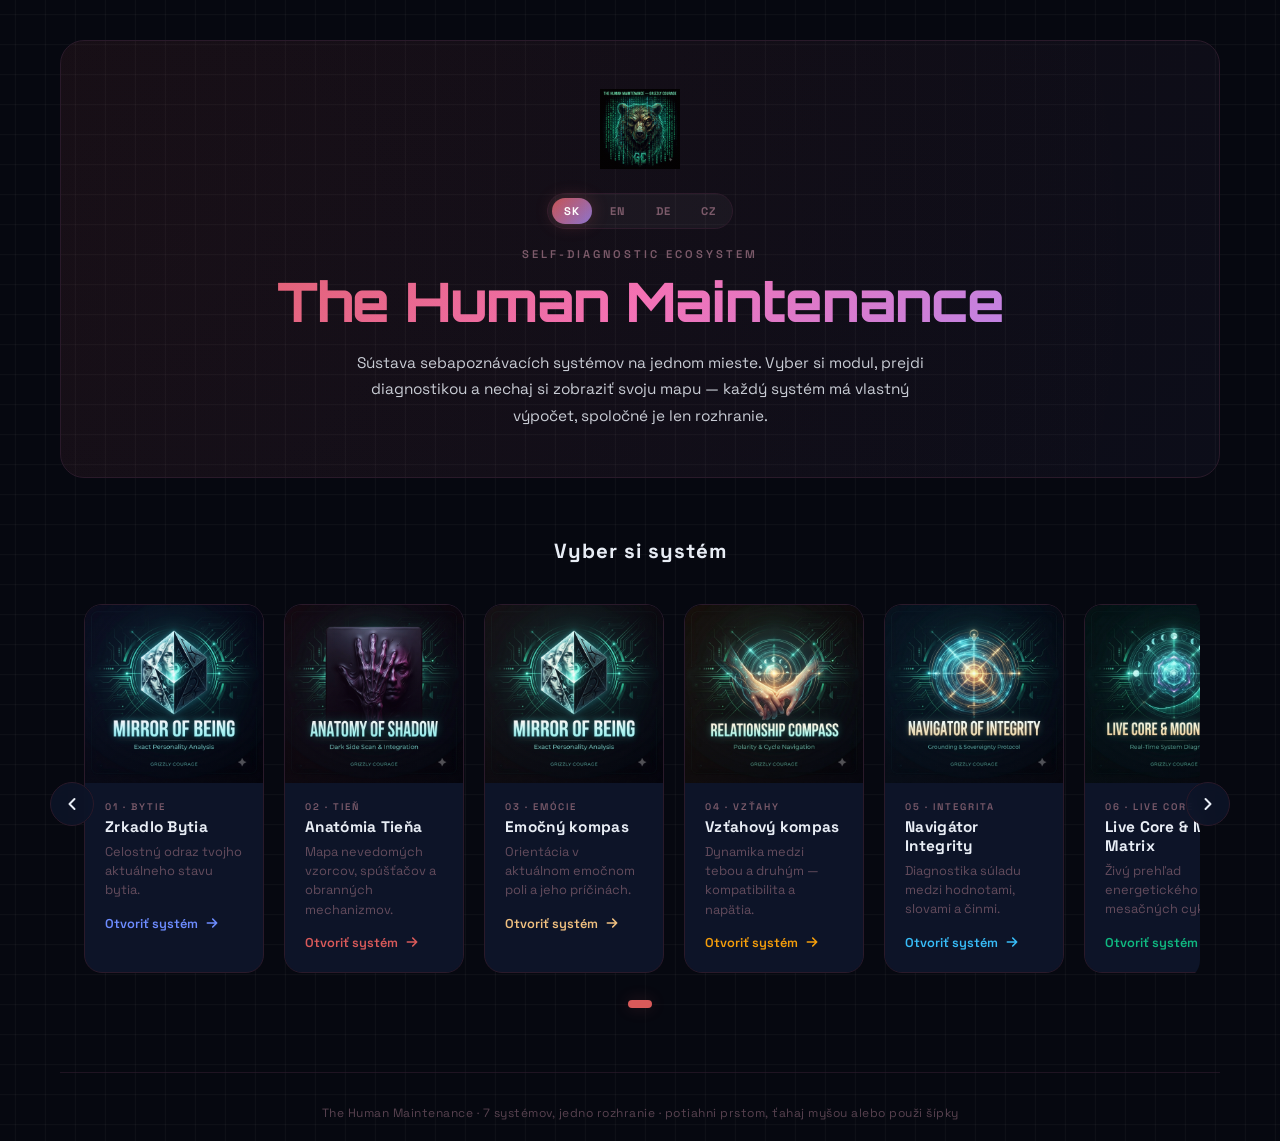
<file: index.html>
<!DOCTYPE html>
<html lang="sk">
<head>
    <meta charset="UTF-8">
    <meta name="viewport" content="width=device-width, initial-scale=1.0, maximum-scale=1.0, user-scalable=no">
    <title>The Human Maintenance — Centrálny systém</title>
    <meta name="description" content="The Human Maintenance — jednotný prístup ku všetkým sebapoznávacím systémom.">
    <link rel="icon" href="images/logo-projektu.png">

    <link rel="preconnect" href="https://fonts.googleapis.com">
    <link rel="preconnect" href="https://fonts.gstatic.com" crossorigin>
    <link href="https://fonts.googleapis.com/css2?family=Orbitron:wght@600;700;800;900&family=Space+Grotesk:wght@400;500;600;700&display=swap" rel="stylesheet">

    <link rel="stylesheet" href="css/variables.css">
    <link rel="stylesheet" href="css/base.css">
    <link rel="stylesheet" href="css/hub.css">
    <link rel="stylesheet" href="css/carousel.css">
</head>
<body class="hm-hub hm-grid-bg">

<div class="hm-wrap">

    <header class="hm-hero">
        <div class="hm-logo-wrap">
            <img src="images/logo-projektu.png" alt="The Human Maintenance" draggable="false"
                 onerror="this.style.display='none'; this.nextElementSibling.style.display='flex';">
            <div class="hm-logo-fallback" style="display:none;">HM</div>
        </div>

        <div class="hm-lang-selector" id="hmLangSelector" aria-label="Výber jazyka">
            <button class="active" data-lang="sk" type="button">SK</button>
            <button data-lang="en" type="button">EN</button>
            <button data-lang="de" type="button">DE</button>
            <button data-lang="cz" type="button">CZ</button>
        </div>

        <span class="hm-eyebrow" id="hubEyebrow">Self-diagnostic ecosystem</span>
        <h1 id="hubTitle">The Human Maintenance</h1>
        <p id="hubIntro">Sústava sebapoznávacích systémov na jednom mieste. Vyber si modul, prejdi diagnostikou
           a nechaj si zobraziť svoju mapu — každý systém má vlastný výpočet, spoločné je len rozhranie.</p>
    </header>

    <section class="hm-carousel-section">
        <div class="hm-carousel-heading" id="hubCarouselHeading">Vyber si systém</div>

        <div class="hm-carousel" data-hm-carousel>
            <button class="hm-arrow hm-prev" type="button" aria-label="Predchádzajúci systém">
                <svg viewBox="0 0 24 24" fill="none" stroke="currentColor" stroke-width="2.4" stroke-linecap="round" stroke-linejoin="round"><path d="M15 18l-6-6 6-6"/></svg>
            </button>
            <button class="hm-arrow hm-next" type="button" aria-label="Ďalší systém">
                <svg viewBox="0 0 24 24" fill="none" stroke="currentColor" stroke-width="2.4" stroke-linecap="round" stroke-linejoin="round"><path d="M9 18l6-6-6-6"/></svg>
            </button>

            <div class="hm-track-viewport">
                <ul class="hm-track" role="list">

                    <!-- 1. Zrkadlo Bytia -->
                    <li class="hm-card" data-system-key="zrkadlo-bytia" data-system-label="Zrkadlo Bytia" style="--card-accent:#6d8cff; --card-glow:rgba(109,140,255,.28);">
                        <a href="systems/zrkadlo-bytia/index.html" style="display:block; color:inherit; text-decoration:none;">
                            <div class="hm-card-media">
                                <img src="" alt="Zrkadlo Bytia" draggable="false"
                                     onerror="this.style.display='none'; this.nextElementSibling.style.display='flex';">
                                <svg class="hm-fallback-icon" style="display:none;" viewBox="0 0 24 24" fill="none" stroke="currentColor" stroke-width="1.4">
                                    <rect x="6" y="3" width="12" height="18" rx="6"/>
                                </svg>
                                <div class="hm-card-scan"></div>
                            </div>
                            <div class="hm-card-body">
                                <span class="hm-card-num">01 · Bytie</span>
                                <h3 class="hm-card-title" id="cardMirrorTitle">Zrkadlo Bytia</h3>
                                <p class="hm-card-desc" id="cardMirrorDesc">Celostný odraz tvojho aktuálneho stavu bytia.</p>
                                <span class="hm-card-cta">Otvoriť systém
                                    <svg viewBox="0 0 24 24" fill="none" stroke="currentColor" stroke-width="2.4" stroke-linecap="round" stroke-linejoin="round"><path d="M5 12h14M13 6l6 6-6 6"/></svg>
                                </span>
                            </div>
                        </a>
                    </li>

                    <!-- 2. Anatómia Tieňa -->
                    <li class="hm-card" data-system-key="anatomia-tiena" data-system-label="Anatómia Tieňa" style="--card-accent:#d95a5a; --card-glow:rgba(217,90,90,.28);">
                        <a href="systems/anatomia-tiena/index.html" style="display:block; color:inherit; text-decoration:none;">
                            <div class="hm-card-media">
                                <img src="" alt="Anatómia Tieňa" draggable="false"
                                     onerror="this.style.display='none'; this.nextElementSibling.style.display='flex';">
                                <svg class="hm-fallback-icon" style="display:none;" viewBox="0 0 24 24" fill="none" stroke="currentColor" stroke-width="1.4">
                                    <path d="M12 3c4 2 7 5 7 10a7 7 0 0 1-14 0c0-5 3-8 7-10z"/><circle cx="12" cy="12" r="2.4"/>
                                </svg>
                                <div class="hm-card-scan"></div>
                            </div>
                            <div class="hm-card-body">
                                <span class="hm-card-num">02 · Tieň</span>
                                <h3 class="hm-card-title" id="cardAnatomiaTitle">Anatómia Tieňa</h3>
                                <p class="hm-card-desc" id="cardAnatomiaDesc">Mapa nevedomých vzorcov, spúšťačov a obranných mechanizmov.</p>
                                <span class="hm-card-cta">Otvoriť systém
                                    <svg viewBox="0 0 24 24" fill="none" stroke="currentColor" stroke-width="2.4" stroke-linecap="round" stroke-linejoin="round"><path d="M5 12h14M13 6l6 6-6 6"/></svg>
                                </span>
                            </div>
                        </a>
                    </li>

                    <!-- 2. Emočný kompas -->
                    <li class="hm-card" data-system-key="emocny-kompas" data-system-label="Emočný kompas" style="--card-accent:#f0c080; --card-glow:rgba(240,192,128,.28);">
                        <a href="systems/emocny-kompas/index.html" style="display:block; color:inherit; text-decoration:none;">
                            <div class="hm-card-media">
                                <img src="" alt="Emočný kompas" draggable="false"
                                     onerror="this.style.display='none'; this.nextElementSibling.style.display='flex';">
                                <svg class="hm-fallback-icon" style="display:none;" viewBox="0 0 24 24" fill="none" stroke="currentColor" stroke-width="1.4">
                                    <circle cx="12" cy="12" r="9"/><path d="M15 9l-3.5 6-3-1.5L12 6l3 3z"/>
                                </svg>
                                <div class="hm-card-scan"></div>
                            </div>
                            <div class="hm-card-body">
                                <span class="hm-card-num">03 · Emócie</span>
                                <h3 class="hm-card-title" id="cardEmocnyTitle">Emočný kompas</h3>
                                <p class="hm-card-desc" id="cardEmocnyDesc">Orientácia v aktuálnom emočnom poli a jeho príčinách.</p>
                                <span class="hm-card-cta">Otvoriť systém
                                    <svg viewBox="0 0 24 24" fill="none" stroke="currentColor" stroke-width="2.4" stroke-linecap="round" stroke-linejoin="round"><path d="M5 12h14M13 6l6 6-6 6"/></svg>
                                </span>
                            </div>
                        </a>
                    </li>

                    <!-- 3. Vzťahový kompas -->
                    <li class="hm-card" data-system-key="vztahovy-kompas" data-system-label="Vzťahový kompas" style="--card-accent:#f59e0b; --card-glow:rgba(245,158,11,.28);">
                        <a href="systems/vztahovy-kompas/index.html" style="display:block; color:inherit; text-decoration:none;">
                            <div class="hm-card-media">
                                <img src="" alt="Vzťahový kompas" draggable="false"
                                     onerror="this.style.display='none'; this.nextElementSibling.style.display='flex';">
                                <svg class="hm-fallback-icon" style="display:none;" viewBox="0 0 24 24" fill="none" stroke="currentColor" stroke-width="1.4">
                                    <path d="M12 20s-7-4.4-9.3-9C1.2 7.7 3 4.5 6.2 4.2 8.3 4 10 5 12 7.4 14 5 15.7 4 17.8 4.2 21 4.5 22.8 7.7 21.3 11 19 15.6 12 20 12 20z"/>
                                </svg>
                                <div class="hm-card-scan"></div>
                            </div>
                            <div class="hm-card-body">
                                <span class="hm-card-num">04 · Vzťahy</span>
                                <h3 class="hm-card-title" id="cardVztahTitle">Vzťahový kompas</h3>
                                <p class="hm-card-desc" id="cardVztahDesc">Dynamika medzi tebou a druhým — kompatibilita a napätia.</p>
                                <span class="hm-card-cta">Otvoriť systém
                                    <svg viewBox="0 0 24 24" fill="none" stroke="currentColor" stroke-width="2.4" stroke-linecap="round" stroke-linejoin="round"><path d="M5 12h14M13 6l6 6-6 6"/></svg>
                                </span>
                            </div>
                        </a>
                    </li>

                    <!-- 4. Integrita & Navigácia -->
                    <li class="hm-card" data-system-key="integrita-navigacia" data-system-label="Navigátor Integrity" style="--card-accent:#38bdf8; --card-glow:rgba(56,189,248,.28);">
                        <a href="systems/integrita-navigacia/index.html" style="display:block; color:inherit; text-decoration:none;">
                            <div class="hm-card-media">
                                <img src="" alt="Navigátor Integrity" draggable="false"
                                     onerror="this.style.display='none'; this.nextElementSibling.style.display='flex';">
                                <svg class="hm-fallback-icon" style="display:none;" viewBox="0 0 24 24" fill="none" stroke="currentColor" stroke-width="1.4">
                                    <path d="M12 3l7 3v6c0 4.5-3 7.5-7 9-4-1.5-7-4.5-7-9V6l7-3z"/>
                                </svg>
                                <div class="hm-card-scan"></div>
                            </div>
                            <div class="hm-card-body">
                                <span class="hm-card-num">05 · Integrita</span>
                                <h3 class="hm-card-title" id="cardIntegrityTitle">Navigátor Integrity</h3>
                                <p class="hm-card-desc" id="cardIntegrityDesc">Diagnostika súladu medzi hodnotami, slovami a činmi.</p>
                                <span class="hm-card-cta">Otvoriť systém
                                    <svg viewBox="0 0 24 24" fill="none" stroke="currentColor" stroke-width="2.4" stroke-linecap="round" stroke-linejoin="round"><path d="M5 12h14M13 6l6 6-6 6"/></svg>
                                </span>
                            </div>
                        </a>
                    </li>

                    <!-- 5. Live Core & Moon Matrix -->
                    <li class="hm-card" data-system-key="live-core-moon" data-system-label="Live Core & Moon Matrix" style="--card-accent:#10b981; --card-glow:rgba(16,185,129,.28);">
                        <a href="systems/live-core-moon/index.html" style="display:block; color:inherit; text-decoration:none;">
                            <div class="hm-card-media">
                                <img src="" alt="Live Core & Moon Matrix" draggable="false"
                                     onerror="this.style.display='none'; this.nextElementSibling.style.display='flex';">
                                <svg class="hm-fallback-icon" style="display:none;" viewBox="0 0 24 24" fill="none" stroke="currentColor" stroke-width="1.4">
                                    <path d="M20 12.5A8.5 8.5 0 1 1 11.5 4a6.8 6.8 0 0 0 8.5 8.5z"/>
                                </svg>
                                <div class="hm-card-scan"></div>
                            </div>
                            <div class="hm-card-body">
                                <span class="hm-card-num">06 · Live Core</span>
                                <h3 class="hm-card-title" id="cardLiveTitle">Live Core & Moon Matrix</h3>
                                <p class="hm-card-desc" id="cardLiveDesc">Živý prehľad energetického jadra a mesačných cyklov.</p>
                                <span class="hm-card-cta">Otvoriť systém
                                    <svg viewBox="0 0 24 24" fill="none" stroke="currentColor" stroke-width="2.4" stroke-linecap="round" stroke-linejoin="round"><path d="M5 12h14M13 6l6 6-6 6"/></svg>
                                </span>
                            </div>
                        </a>
                    </li>

                    <!-- 6. Nebeský kompas -->
                    <li class="hm-card" data-system-key="nebesky-kompas" data-system-label="Nebecký kompas" style="--card-accent:#a78bfa; --card-glow:rgba(167,139,250,.28);">
                        <a href="systems/nebesky-kompas/index.html" style="display:block; color:inherit; text-decoration:none;">
                            <div class="hm-card-media">
                                <img src="" alt="Nebecký kompas" draggable="false"
                                     onerror="this.style.display='none'; this.nextElementSibling.style.display='flex';">
                                <svg class="hm-fallback-icon" style="display:none;" viewBox="0 0 24 24" fill="none" stroke="currentColor" stroke-width="1.4">
                                    <circle cx="12" cy="12" r="9"/><path d="M12 3v4M12 17v4M3 12h4M17 12h4M5 5l2.8 2.8M16.2 16.2L19 19M19 5l-2.8 2.8M7.8 16.2L5 19"/>
                                </svg>
                                <div class="hm-card-scan"></div>
                            </div>
                            <div class="hm-card-body">
                                <span class="hm-card-num">06 · Nebeské</span>
                                <h3 class="hm-card-title" id="cardNebeskyTitle">Nebecký kompas</h3>
                                <p class="hm-card-desc" id="cardNebeskyDesc">Kosmická mapa, osudové impulzy a nebeský rytmus tvého života.</p>
                                <span class="hm-card-cta">Otvoriť systém
                                    <svg viewBox="0 0 24 24" fill="none" stroke="currentColor" stroke-width="2.4" stroke-linecap="round" stroke-linejoin="round"><path d="M5 12h14M13 6l6 6-6 6"/></svg>
                                </span>
                            </div>
                        </a>
                    </li>

                </ul>
            </div>

            <div class="hm-dots"></div>
        </div>
    </section>

    <footer class="hm-footer">
        <span id="hubFooterBrand">The Human Maintenance</span> · <span id="hubFooterMeta">7 systémov, jedno rozhranie · potiahni prstom, ťahaj myšou alebo použi šípky</span>
    </footer>

</div>

<script src="js/system-images.js"></script>
<script src="js/carousel.js"></script>
<script>
    (function () {
        const translations = {
            sk: {
                eyebrow: 'Self-diagnostic ecosystem',
                title: 'The Human Maintenance',
                intro: 'Sústava sebapoznávacích systémov na jednom mieste. Vyber si modul, prejdi diagnostikou a nechaj si zobraziť svoju mapu — každý systém má vlastný výpočet, spoločné je len rozhranie.',
                carouselHeading: 'Vyber si systém',
                footerBrand: 'The Human Maintenance',
                footerMeta: '7 systémov, jedno rozhranie · potiahni prstom, ťahaj myšou alebo použi šípky',
                cards: {
                    anatomia: { title: 'Anatómia Tieňa', desc: 'Mapa nevedomých vzorcov, spúšťačov a obranných mechanizmov.' },
                    emocny: { title: 'Emočný kompas', desc: 'Orientácia v aktuálnom emočnom poli a jeho príčinách.' },
                    vztah: { title: 'Vzťahový kompas', desc: 'Dynamika medzi tebou a druhým — kompatibilita a napätia.' },
                    integrity: { title: 'Navigátor Integrity', desc: 'Diagnostika súladu medzi hodnotami, slovami a činmi.' },
                    live: { title: 'Live Core & Moon Matrix', desc: 'Živý prehľad energetického jadra a mesačných cyklov.' },
                    nebesky: { title: 'Nebecký kompas', desc: 'Kosmická mapa, osudové impulzy a nebeský rytmus tvého života.' },
                    mirror: { title: 'Zrkadlo Bytia', desc: 'Celostný odraz tvojho aktuálneho stavu bytia.' }
                }
            },
            en: {
                eyebrow: 'Self-diagnostic ecosystem',
                title: 'The Human Maintenance',
                intro: 'A unified ecosystem of self-diagnostic systems. Choose a module, walk through the assessment, and reveal your map — each system has its own calculation, while the interface remains shared.',
                carouselHeading: 'Choose your system',
                footerBrand: 'The Human Maintenance',
                footerMeta: '7 systems, one interface · swipe, drag, or use arrow keys',
                cards: {
                    anatomia: { title: 'Anatomy of Shadow', desc: 'Map of unconscious patterns, triggers, and defense mechanisms.' },
                    emocny: { title: 'Emotional Compass', desc: 'Orientation within the current emotional field and its causes.' },
                    vztah: { title: 'Relationship Compass', desc: 'The dynamic between you and another person — compatibility and tension.' },
                    integrity: { title: 'Integrity Navigator', desc: 'Diagnosis of alignment between values, words, and actions.' },
                    live: { title: 'Live Core & Moon Matrix', desc: 'A live overview of energetic core and lunar cycles.' },
                    nebesky: { title: 'Celestial Compass', desc: 'Cosmic map, fate-driven impulses, and the celestial rhythm of your life.' },
                    mirror: { title: 'Mirror of Being', desc: 'A holistic reflection of your present state of being.' }
                }
            },
            de: {
                eyebrow: 'Selbstdiagnostisches Ökosystem',
                title: 'The Human Maintenance',
                intro: 'Ein einheitliches Ökosystem für Selbstdiagnostik. Wähle ein Modul, durchlaufe die Analyse und erhalte deine Karte — jedes System hat seine eigene Berechnung, gemeinsam ist nur die Oberfläche.',
                carouselHeading: 'Wähle dein System',
                footerBrand: 'The Human Maintenance',
                footerMeta: '7 Systeme, eine Oberfläche · wische, ziehe oder nutze die Pfeiltasten',
                cards: {
                    anatomia: { title: 'Anatomie des Schattens', desc: 'Karte unbewusster Muster, Auslöser und Schutzmechanismen.' },
                    emocny: { title: 'Emotionskompass', desc: 'Orientierung im aktuellen emotionalen Feld und seinen Ursachen.' },
                    vztah: { title: 'Beziehungs-Kompass', desc: 'Dynamik zwischen dir und einer anderen Person — Kompatibilität und Spannungen.' },
                    integrity: { title: 'Integritäts-Navigator', desc: 'Diagnostik der Übereinstimmung zwischen Werten, Worten und Handlungen.' },
                    live: { title: 'Live Core & Moon Matrix', desc: 'Live-Übersicht des energetischen Kerns und der Mondzyklen.' },
                    nebesky: { title: 'Himmelskompass', desc: 'Kosmische Karte, schicksalhafte Impulse und der himmlische Rhythmus deines Lebens.' },
                    mirror: { title: 'Spiegel des Seins', desc: 'Ganzheitlicher Reflex deines aktuellen Seinszustands.' }
                }
            },
            cz: {
                eyebrow: 'Sebediagnostický ekosystém',
                title: 'The Human Maintenance',
                intro: 'Jednotný ekosystém sebepoznávacích systémů. Vyber modul, projdi diagnostikou a odhalte svoji mapu — každý systém má vlastní výpočet, společné je pouze rozhraní.',
                carouselHeading: 'Vyber si systém',
                footerBrand: 'The Human Maintenance',
                footerMeta: '7 systémů, jedno rozhraní · přetáhni, táhni nebo použij šipky',
                cards: {
                    anatomia: { title: 'Anatomie Stínu', desc: 'Mapa nevedomých vzorců, spouštěčů a obranných mechanismů.' },
                    emocny: { title: 'Emoční Kompas', desc: 'Orientace v aktuálním emočním poli a jeho příčinách.' },
                    vztah: { title: 'Vztahový Kompas', desc: 'Dynamika mezi vámi a druhou osobou — kompatibilita a napětí.' },
                    integrity: { title: 'Navigátor Integrity', desc: 'Diagnostika souladu mezi hodnotami, slovy a činy.' },
                    live: { title: 'Live Core & Moon Matrix', desc: 'Živý přehled energetického jádra a měsíčních cyklů.' },
                    nebesky: { title: 'Nebeský kompas', desc: 'Kosmická mapa, osudové impulzy a nebeský rytmus tvého života.' },
                    mirror: { title: 'Zrcadlo Býtí', desc: 'Celostní odraz vašeho aktuálního stavu bytí.' }
                }
            }
        };

        const state = { lang: 'sk' };
        const applyLanguage = (lang) => {
            const t = translations[lang] || translations.sk;
            document.getElementById('hubEyebrow').textContent = t.eyebrow;
            document.getElementById('hubTitle').textContent = t.title;
            document.getElementById('hubIntro').textContent = t.intro;
            document.getElementById('hubCarouselHeading').textContent = t.carouselHeading;
            document.getElementById('hubFooterBrand').textContent = t.footerBrand;
            document.getElementById('hubFooterMeta').textContent = t.footerMeta;

            document.getElementById('cardAnatomiaTitle').textContent = t.cards.anatomia.title;
            document.getElementById('cardAnatomiaDesc').textContent = t.cards.anatomia.desc;
            document.getElementById('cardEmocnyTitle').textContent = t.cards.emocny.title;
            document.getElementById('cardEmocnyDesc').textContent = t.cards.emocny.desc;
            document.getElementById('cardVztahTitle').textContent = t.cards.vztah.title;
            document.getElementById('cardVztahDesc').textContent = t.cards.vztah.desc;
            document.getElementById('cardIntegrityTitle').textContent = t.cards.integrity.title;
            document.getElementById('cardIntegrityDesc').textContent = t.cards.integrity.desc;
            document.getElementById('cardLiveTitle').textContent = t.cards.live.title;
            document.getElementById('cardLiveDesc').textContent = t.cards.live.desc;
            document.getElementById('cardNebeskyTitle').textContent = t.cards.nebesky.title;
            document.getElementById('cardNebeskyDesc').textContent = t.cards.nebesky.desc;
            document.getElementById('cardMirrorTitle').textContent = t.cards.mirror.title;
            document.getElementById('cardMirrorDesc').textContent = t.cards.mirror.desc;

            document.querySelectorAll('#hmLangSelector button').forEach((button) => {
                button.classList.toggle('active', button.dataset.lang === lang);
            });
        };

        document.querySelectorAll('#hmLangSelector button').forEach((button) => {
            button.addEventListener('click', () => {
                state.lang = button.dataset.lang;
                applyLanguage(state.lang);
            });
        });

        applyLanguage(state.lang);
    })();
</script>
</body>
</html>
</file>
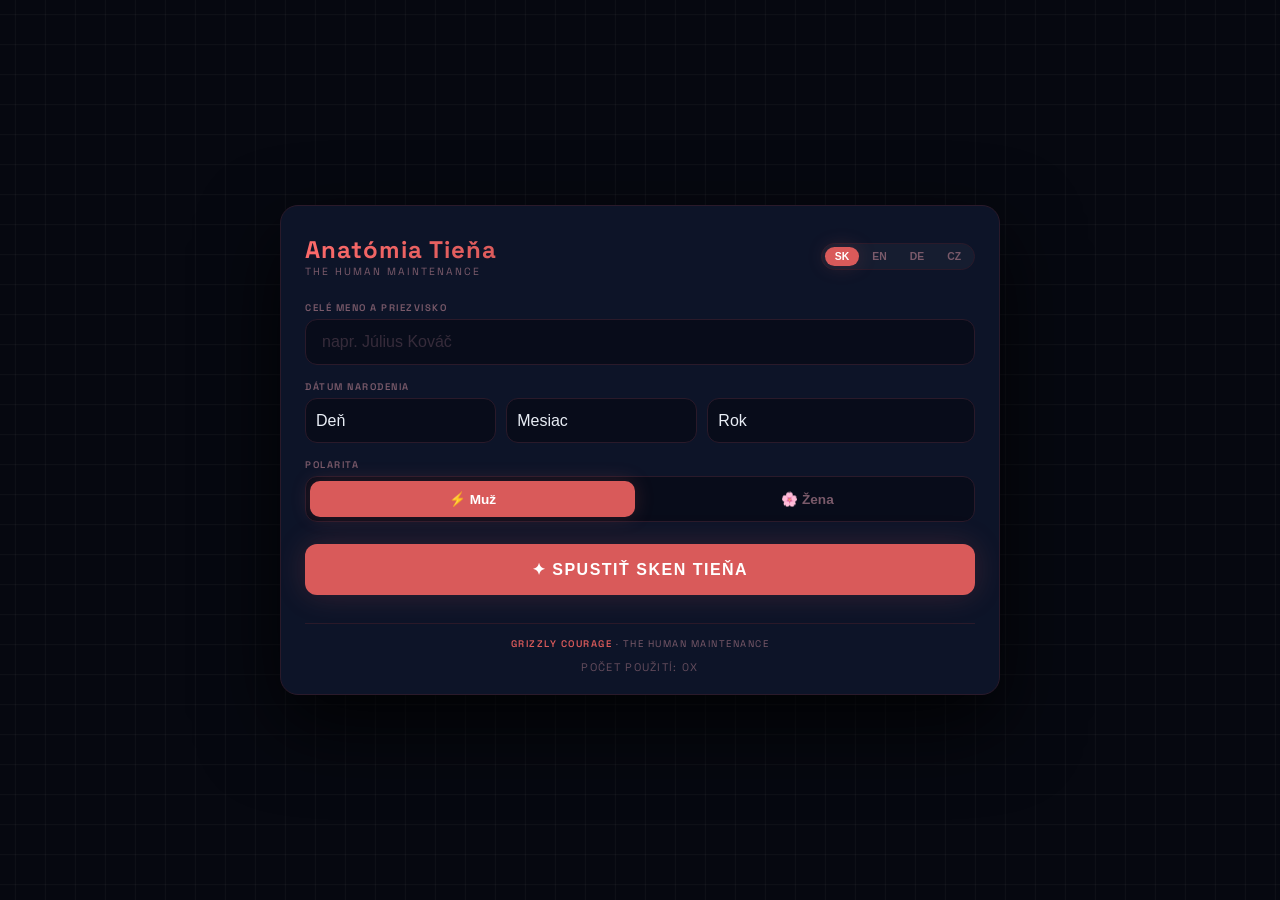
<file: systems/anatomia-tiena/index.html>
<!DOCTYPE html>
<html lang="sk">
<head>
    <meta charset="UTF-8">
    <meta name="viewport" content="width=device-width, initial-scale=1.0, maximum-scale=1.0, user-scalable=no">
    <title>Anatómia Tieňa · The Human Maintenance</title>
    <style>
        * {
            margin: 0;
            padding: 0;
            box-sizing: border-box;
        }

        :root {
            --bg: #060810;
            --card: #0d1428;
            --border: #2a1a2a;
            --text: #e8edf5;
            --muted: #7a5a6a;
            --accent: #d95a5a;
            --glow: rgba(217, 90, 90, 0.2);
            --radius: 18px;
        }

        body {
            background: var(--bg);
            color: var(--text);
            font-family: -apple-system, BlinkMacSystemFont, "Segoe UI", Roboto, Helvetica, Arial, sans-serif;
            min-height: 100vh;
            display: flex;
            align-items: center;
            justify-content: center;
            padding: 16px;
            -webkit-font-smoothing: antialiased;
        }

        body.female {
            --accent: #f472b6;
            --glow: rgba(244, 114, 182, 0.2);
            --border: #3a1a2a;
            --muted: #9a6a7a;
        }

        .app {
            max-width: 720px;
            width: 100%;
            background: var(--card);
            border-radius: var(--radius);
            border: 1px solid var(--border);
            padding: 28px 24px 20px;
            box-shadow: 0 30px 80px rgba(0, 0, 0, 0.8);
            position: relative;
            overflow: hidden;
        }

        .header {
            display: flex;
            justify-content: space-between;
            align-items: center;
            margin-bottom: 24px;
            flex-wrap: wrap;
            gap: 8px;
        }

        .logo h1 {
            font-size: 1.5rem;
            font-weight: 700;
            letter-spacing: 1px;
            background: linear-gradient(135deg, #ff6b6b, var(--accent));
            -webkit-background-clip: text;
            -webkit-text-fill-color: transparent;
            background-clip: text;
        }

        .logo span {
            display: block;
            font-size: 0.65rem;
            font-weight: 400;
            color: var(--muted);
            letter-spacing: 2px;
            text-transform: uppercase;
            -webkit-text-fill-color: var(--muted);
        }

        .lang-selector {
            display: flex;
            gap: 3px;
            background: rgba(255, 255, 255, 0.04);
            border-radius: 30px;
            padding: 3px;
            border: 1px solid var(--border);
        }

        .lang-selector button {
            background: transparent;
            border: none;
            color: var(--muted);
            padding: 4px 10px;
            border-radius: 30px;
            font-size: 0.65rem;
            font-weight: 700;
            cursor: pointer;
            transition: 0.25s;
            text-transform: uppercase;
        }

        .lang-selector button.active {
            background: var(--accent);
            color: #fff;
            box-shadow: 0 0 20px var(--glow);
        }

        .form-section {
            margin-bottom: 6px;
        }

        .form-section.hidden {
            display: none;
        }

        .form-group {
            margin-bottom: 16px;
        }

        .form-group label {
            display: block;
            font-size: 0.6rem;
            text-transform: uppercase;
            letter-spacing: 1.5px;
            color: var(--muted);
            margin-bottom: 5px;
            font-weight: 600;
        }

        .form-group input {
            width: 100%;
            padding: 13px 16px;
            background: #080c1a;
            border: 1px solid var(--border);
            border-radius: 12px;
            color: var(--text);
            font-size: 1rem;
            transition: 0.3s;
            outline: none;
        }

        .form-group input:focus {
            border-color: var(--accent);
            box-shadow: 0 0 0 3px var(--glow);
        }

        .form-group input::placeholder {
            color: var(--muted);
            opacity: 0.4;
        }

        .date-row {
            display: grid;
            grid-template-columns: 1fr 1fr 1.4fr;
            gap: 10px;
        }

        .date-row select {
            padding: 13px 10px;
            background: #080c1a;
            border: 1px solid var(--border);
            border-radius: 12px;
            color: var(--text);
            font-size: 1rem;
            outline: none;
            transition: 0.3s;
            appearance: none;
            -webkit-appearance: none;
            cursor: pointer;
        }

        .date-row select:focus {
            border-color: var(--accent);
            box-shadow: 0 0 0 3px var(--glow);
        }

        .gender-toggle {
            display: flex;
            gap: 10px;
            background: #080c1a;
            border-radius: 12px;
            padding: 4px;
            border: 1px solid var(--border);
        }

        .gender-toggle button {
            flex: 1;
            padding: 10px 0;
            border: none;
            background: transparent;
            color: var(--muted);
            font-size: 0.85rem;
            font-weight: 600;
            border-radius: 10px;
            cursor: pointer;
            transition: 0.25s;
        }

        .gender-toggle button.active {
            background: var(--accent);
            color: #fff;
            box-shadow: 0 0 20px var(--glow);
        }

        .btn-primary {
            width: 100%;
            padding: 16px;
            background: var(--accent);
            border: none;
            border-radius: 12px;
            color: #fff;
            font-size: 1rem;
            font-weight: 700;
            letter-spacing: 1.5px;
            cursor: pointer;
            transition: 0.3s;
            text-transform: uppercase;
            margin-top: 6px;
            box-shadow: 0 0 30px var(--glow);
        }

        .btn-primary:hover {
            transform: scale(1.01);
            box-shadow: 0 0 50px var(--glow);
        }

        .results-container {
            display: none;
            margin-top: 10px;
        }

        .results-container.active {
            display: block;
            animation: fadeIn 0.6s ease;
        }

        @keyframes fadeIn {
            0% { opacity: 0; transform: translateY(20px); }
            100% { opacity: 1; transform: translateY(0); }
        }

        .result-block {
            background: rgba(255, 255, 255, 0.02);
            border: 1px solid var(--border);
            border-radius: 14px;
            padding: 22px 20px;
            margin-bottom: 16px;
            transition: border-color 0.3s;
            border-left: 3px solid var(--accent);
        }

        .result-block .title {
            font-size: 0.8rem;
            font-weight: 700;
            letter-spacing: 1px;
            text-transform: uppercase;
            color: var(--accent);
            margin-bottom: 6px;
            display: flex;
            justify-content: space-between;
            align-items: center;
        }

        .result-block .title .tag {
            font-size: 0.55rem;
            color: var(--muted);
            background: rgba(255, 255, 255, 0.04);
            padding: 2px 12px;
            border-radius: 30px;
            border: 1px solid var(--border);
        }

        .result-block p {
            font-size: 0.95rem;
            line-height: 1.8;
            color: #d0d0d8;
            margin-top: 4px;
        }

        .result-block .highlight {
            color: var(--accent);
            font-weight: 600;
        }

        .btn-restart {
            display: block;
            width: 100%;
            padding: 12px;
            background: transparent;
            border: 1px solid var(--border);
            border-radius: 12px;
            color: var(--muted);
            font-size: 0.8rem;
            cursor: pointer;
            transition: 0.3s;
            text-align: center;
            margin-top: 8px;
        }

        .btn-restart:hover {
            border-color: var(--accent);
            color: #fff;
        }

        .footer {
            margin-top: 28px;
            padding-top: 14px;
            border-top: 1px solid var(--border);
            text-align: center;
            font-size: 0.6rem;
            color: var(--muted);
            letter-spacing: 1.5px;
            text-transform: uppercase;
        }

        .footer strong {
            color: var(--accent);
            font-weight: 600;
        }

        @media (max-width: 480px) {
            .app {
                padding: 18px 14px 16px;
            }

            .logo h1 {
                font-size: 1.2rem;
            }

            .result-block {
                padding: 16px 14px;
            }

            .result-block p {
                font-size: 0.9rem;
            }

            .date-row {
                grid-template-columns: 1fr 1fr 1.2fr;
                gap: 6px;
            }

            .date-row select {
                padding: 11px 6px;
                font-size: 0.9rem;
            }

            .header {
                flex-direction: column;
                align-items: stretch;
            }

            .lang-selector {
                align-self: flex-start;
            }
        }
    </style>

    <link rel="preconnect" href="https://fonts.googleapis.com">
    <link rel="preconnect" href="https://fonts.gstatic.com" crossorigin>
    <link href="https://fonts.googleapis.com/css2?family=Orbitron:wght@600;700;800;900&family=Space+Grotesk:wght@400;500;600;700&display=swap" rel="stylesheet">
    <link rel="stylesheet" href="../../css/variables.css">
    <link rel="stylesheet" href="../../css/base.css">
    <link rel="icon" href="../../images/logo-projektu.png">
</head>
<body class="hm-grid-bg">
<div class="hm-topbar">
    <a class="hm-back" href="../../index.html">
        <svg viewBox="0 0 24 24" fill="none" stroke="currentColor" stroke-width="2.4" stroke-linecap="round" stroke-linejoin="round"><path d="M15 18l-6-6 6-6"/></svg>
        Späť do centra
    </a>
    <span class="hm-system-tag">Anatómia Tieňa</span>
</div>

    <div class="app" id="app">
        <div class="header">
            <div class="logo">
                <h1 id="appTitle">Anatómia Tieňa</h1>
                <span id="subBrand">The Human Maintenance</span>
            </div>
            <div class="lang-selector" id="langSelector">
                <button class="active" data-lang="sk">SK</button>
                <button data-lang="en">EN</button>
                <button data-lang="de">DE</button>
                <button data-lang="cz">CZ</button>
            </div>
        </div>

        <div class="form-section" id="formSection">
            <div class="form-group">
                <label id="lblName">Celé meno a priezvisko</label>
                <input type="text" id="fullName" placeholder="napr. Július Kováč">
            </div>
            <div class="form-group">
                <label id="lblBirth">Dátum narodenia</label>
                <div class="date-row">
                    <select id="birthDay"><option value="">Deň</option></select>
                    <select id="birthMonth">
                        <option value="">Mesiac</option>
                        <option value="1">Január</option><option value="2">Február</option>
                        <option value="3">Marec</option><option value="4">Apríl</option>
                        <option value="5">Máj</option><option value="6">Jún</option>
                        <option value="7">Júl</option><option value="8">August</option>
                        <option value="9">September</option><option value="10">Október</option>
                        <option value="11">November</option><option value="12">December</option>
                    </select>
                    <select id="birthYear"><option value="">Rok</option></select>
                </div>
            </div>
            <div class="form-group">
                <label id="lblGender">Polarita</label>
                <div class="gender-toggle" id="genderToggle">
                    <button class="active" data-gender="m">⚡ Muž</button>
                    <button data-gender="f">🌸 Žena</button>
                </div>
            </div>
            <button class="btn-primary" id="btnStart">✦ Spustiť sken tieňa</button>
        </div>

        <div class="results-container" id="resultsContainer">
            <div id="outputWrapper"></div>
            <button class="btn-restart" id="btnRestart">↺ Začať odznova</button>
        </div>

        <div class="footer">
            <strong>Grizzly Courage</strong> · The Human Maintenance
            <div id="systemUsageCounter" style="margin-top:10px; font-size:11px; letter-spacing:.12em; text-transform:uppercase; opacity:.8;">Počet použití: 0x</div>
        </div>
    </div>

    <script>
        (function() {
            'use strict';

            // ================================================================
            // 1. JAZYKOVÉ PREKLADY
            // ================================================================
            const LANG = {
                sk: {
                    title: 'Anatómia Tieňa',
                    brand: 'The Human Maintenance',
                    name: 'Celé meno a priezvisko',
                    namePlaceholder: 'napr. Július Kováč',
                    birth: 'Dátum narodenia',
                    gender: 'Polarita',
                    male: '⚡ Muž',
                    female: '🌸 Žena',
                    start: '✦ Spustiť sken tieňa',
                    restart: '↺ Začať odznova',
                    alert: 'Prosím, vyplňte meno a dátum narodenia.',
                    parts: {
                        intro: '💀 Tvoj tieň',
                        childhood: '🌑 Korene tieňa',
                        teen: '🛡️ Štíty a masky',
                        adult: '🔥 Ego v plnej sile',
                        present: '⚡ Tieň dnes',
                        future: '🌅 Premena tieňa',
                        truth: '🪞 Pravda o tvojom tieni',
                        conclusion: '✨ Cesta von'
                    },
                    tags: {
                        intro: 'čo skrývaš',
                        childhood: 'rany',
                        teen: 'obrana',
                        adult: 'moc',
                        present: 'teraz',
                        future: 'zmena',
                        truth: 'mechanizmus',
                        conclusion: 'sloboda'
                    }
                },
                en: {
                    title: 'Anatomy of Shadow',
                    brand: 'The Human Maintenance',
                    name: 'Full Name',
                    namePlaceholder: 'e.g. John Doe',
                    birth: 'Date of Birth',
                    gender: 'Polarity',
                    male: '⚡ Male',
                    female: '🌸 Female',
                    start: '✦ Run Shadow Scan',
                    restart: '↺ Start Over',
                    alert: 'Please fill in your name and date of birth.',
                    parts: {
                        intro: '💀 Your Shadow',
                        childhood: '🌑 Roots of Shadow',
                        teen: '🛡️ Shields and Masks',
                        adult: '🔥 Ego at Full Power',
                        present: '⚡ Shadow Today',
                        future: '🌅 Shadow Transformation',
                        truth: '🪞 Truth About Your Shadow',
                        conclusion: '✨ The Way Out'
                    },
                    tags: {
                        intro: 'what you hide',
                        childhood: 'wounds',
                        teen: 'defense',
                        adult: 'power',
                        present: 'now',
                        future: 'change',
                        truth: 'mechanism',
                        conclusion: 'freedom'
                    }
                },
                de: {
                    title: 'Anatomie des Schattens',
                    brand: 'The Human Maintenance',
                    name: 'Vollständiger Name',
                    namePlaceholder: 'z.B. Julius Kováč',
                    birth: 'Geburtsdatum',
                    gender: 'Polarität',
                    male: '⚡ Männlich',
                    female: '🌸 Weiblich',
                    start: '✦ Schatten-Scan starten',
                    restart: '↺ Neu beginnen',
                    alert: 'Bitte geben Sie Namen und Geburtsdatum ein.',
                    parts: {
                        intro: '💀 Dein Schatten',
                        childhood: '🌑 Wurzeln des Schattens',
                        teen: '🛡️ Schilde und Masken',
                        adult: '🔥 Ego auf Hochtouren',
                        present: '⚡ Schatten heute',
                        future: '🌅 Schatten-Transformation',
                        truth: '🪞 Wahrheit über deinen Schatten',
                        conclusion: '✨ Der Weg hinaus'
                    },
                    tags: {
                        intro: 'was du verbirgst',
                        childhood: 'Wunden',
                        teen: 'Verteidigung',
                        adult: 'Macht',
                        present: 'jetzt',
                        future: 'Veränderung',
                        truth: 'Mechanismus',
                        conclusion: 'Freiheit'
                    }
                },
                cz: {
                    title: 'Anatomie Stínu',
                    brand: 'The Human Maintenance',
                    name: 'Celé jméno a příjmení',
                    namePlaceholder: 'např. Julius Kováč',
                    birth: 'Datum narození',
                    gender: 'Polarita',
                    male: '⚡ Muž',
                    female: '🌸 Žena',
                    start: '✦ Spustit sken stínu',
                    restart: '↺ Začít znovu',
                    alert: 'Prosím, vyplňte jméno a datum narození.',
                    parts: {
                        intro: '💀 Tvůj stín',
                        childhood: '🌑 Kořeny stínu',
                        teen: '🛡️ Štíty a masky',
                        adult: '🔥 Ego na plný výkon',
                        present: '⚡ Stín dnes',
                        future: '🌅 Proměna stínu',
                        truth: '🪞 Pravda o tvém stínu',
                        conclusion: '✨ Cesta ven'
                    },
                    tags: {
                        intro: 'co skrýváš',
                        childhood: 'rány',
                        teen: 'obrana',
                        adult: 'moc',
                        present: 'teď',
                        future: 'změna',
                        truth: 'mechanismus',
                        conclusion: 'svoboda'
                    }
                }
            };

            // ================================================================
            // 2. NUMEROLOGICKÉ FUNKCIE (rovnaké ako v Zrkadle Bytia)
            // ================================================================
            function numerologySum(str) {
                let sum = 0;
                for (let ch of str) {
                    let d = parseInt(ch);
                    if (!isNaN(d)) sum += d;
                }
                while (sum > 9 && sum !== 11 && sum !== 22 && sum !== 33) {
                    sum = String(sum).split('').reduce((a, b) => parseInt(a) + parseInt(b), 0);
                }
                return sum;
            }

            function nameToNumber(name) {
                const map = {
                    'a': 1, 'á': 1, 'ä': 1, 'b': 2, 'c': 3, 'č': 3, 'd': 4, 'ď': 4,
                    'e': 5, 'é': 5, 'ě': 5, 'f': 6, 'g': 7, 'h': 8, 'ch': 8, 'i': 9,
                    'í': 9, 'j': 1, 'k': 2, 'l': 3, 'm': 4, 'n': 5, 'ň': 5, 'o': 6,
                    'ó': 6, 'ô': 6, 'p': 7, 'q': 8, 'r': 9, 'ř': 9, 's': 1, 'š': 1,
                    't': 2, 'ť': 2, 'u': 3, 'ú': 3, 'ů': 3, 'v': 4, 'w': 5, 'x': 6,
                    'y': 7, 'ý': 7, 'z': 8, 'ž': 8
                };
                let clean = name.toLowerCase().replace(/[^a-záäčďéěíňóôřšťúůýž]/g, '');
                let sum = 0;
                for (let ch of clean) {
                    if (map[ch]) sum += map[ch];
                }
                while (sum > 9 && sum !== 11 && sum !== 22 && sum !== 33) {
                    sum = String(sum).split('').reduce((a, b) => parseInt(a) + parseInt(b), 0);
                }
                return sum;
            }

            function getVowelsSum(name) {
                const vowels = 'aeiouyáäéíóôúý';
                let sum = 0;
                let clean = name.toLowerCase().replace(/[^a-záäčďéěíňóôřšťúůýž]/g, '');
                for (let ch of clean) {
                    if (vowels.includes(ch)) {
                        const map = {
                            'a': 1, 'á': 1, 'ä': 1, 'e': 5, 'é': 5, 'ě': 5,
                            'i': 9, 'í': 9, 'o': 6, 'ó': 6, 'ô': 6, 'u': 3,
                            'ú': 3, 'ů': 3, 'y': 7, 'ý': 7
                        };
                        sum += map[ch] || 0;
                    }
                }
                while (sum > 9 && sum !== 11 && sum !== 22 && sum !== 33) {
                    sum = String(sum).split('').reduce((a, b) => parseInt(a) + parseInt(b), 0);
                }
                return sum;
            }

            function getConsonantsSum(name) {
                const vowels = 'aeiouyáäéíóôúý';
                let sum = 0;
                let clean = name.toLowerCase().replace(/[^a-záäčďéěíňóôřšťúůýž]/g, '');
                for (let ch of clean) {
                    if (!vowels.includes(ch)) {
                        const map = {
                            'b': 2, 'c': 3, 'č': 3, 'd': 4, 'ď': 4, 'f': 6,
                            'g': 7, 'h': 8, 'ch': 8, 'j': 1, 'k': 2, 'l': 3,
                            'm': 4, 'n': 5, 'ň': 5, 'p': 7, 'q': 8, 'r': 9,
                            'ř': 9, 's': 1, 'š': 1, 't': 2, 'ť': 2, 'v': 4,
                            'w': 5, 'x': 6, 'z': 8, 'ž': 8
                        };
                        sum += map[ch] || 0;
                    }
                }
                while (sum > 9 && sum !== 11 && sum !== 22 && sum !== 33) {
                    sum = String(sum).split('').reduce((a, b) => parseInt(a) + parseInt(b), 0);
                }
                return sum;
            }

            function getAdjustedDate(year, month, day, daysOffset) {
                const d = new Date(year, month - 1, day);
                d.setDate(d.getDate() + daysOffset);
                const y = d.getFullYear();
                const m = String(d.getMonth() + 1).padStart(2, '0');
                const dd = String(d.getDate()).padStart(2, '0');
                return `${y}${m}${dd}`;
            }

            function getPersonalYear(day, month, year) {
                const currentYear = new Date().getFullYear();
                const sum = numerologySum(String(day) + String(month) + String(currentYear));
                return sum;
            }

            function getPersonalMonth(personalYear) {
                const currentMonth = new Date().getMonth() + 1;
                const sum = numerologySum(String(personalYear) + String(currentMonth));
                return sum;
            }

            function getPersonalDay(personalYear, personalMonth) {
                const currentDay = new Date().getDate();
                const sum = numerologySum(String(personalYear) + String(personalMonth) + String(currentDay));
                return sum;
            }

            function getChallenge(day, month) {
                const diff = Math.abs(parseInt(day) - parseInt(month));
                return numerologySum(String(diff));
            }

            function getMaturity(lifePath, destiny) {
                return numerologySum(String(lifePath + destiny));
            }

            // ================================================================
            // 3. GENERÁTOR TEXTU PRE TIEŇ – DRSNÝ, KONFRONTAČNÝ
            // ================================================================
            function generateIntro(lifePath, design) {
                const map = {
                    '1': 'Tvoj tieň je tvoja nezávislosť, ktorá sa mení na izoláciu. Si vodca, ktorý sa bojí byť videný. Tvoja sila je tvojou pýchou – a tvojou slabosťou.',
                    '2': 'Tvoj tieň je tvoja citlivosť, ktorá sa mení na manipuláciu. Používaš svoju jemnosť ako zbraň. A vieš to.',
                    '3': 'Tvoj tieň je tvoja výrečnosť, ktorá sa mení na klamstvo. Hovoríš veci, ktorým sám neveríš, aby si ochránil svoje ego.',
                    '4': 'Tvoj tieň je tvoja potreba kontroly. Všetko musí byť podľa tvojich pravidiel – inak sa svet rúti. A ty sa bojíš chaosu.',
                    '5': 'Tvoj tieň je tvoja túžba po slobode, ktorá sa mení na únik. Utekáš pred zodpovednosťou a nazývaš to slobodou.',
                    '6': 'Tvoj tieň je tvoja starostlivosť, ktorá sa mení na obeť. Robíš všetko pre druhých, aby si nemusel riešiť seba.',
                    '7': 'Tvoj tieň je tvoja múdrosť, ktorá sa mení na aroganciu. Myslíš si, že všetkému rozumieš – a preto ničomu nerozumieš.',
                    '8': 'Tvoj tieň je tvoja moc, ktorá sa mení na tyraniu. Tlačíš na ľudí okolo seba a nazývaš to vedením.',
                    '9': 'Tvoj tieň je tvoja empatia, ktorá sa mení na obetavosť. Zabúdaš na seba a myslíš si, že si svätec.'
                };
                const designMap = {
                    '1': ' V tvojom podvedomí drieme strach, že si na to sám.',
                    '2': ' V tvojom podvedomí drieme strach, že ťa nebudú mať radi, ak budeš úprimný.',
                    '3': ' V tvojom podvedomí drieme strach, že tvoje slová nemajú váhu.',
                    '4': ' V tvojom podvedomí drieme strach z toho, že všetko stratíš.',
                    '5': ' V tvojom podvedomí drieme strach zo zajatia.',
                    '6': ' V tvojom podvedomí drieme strach, že si zbytočný.',
                    '7': ' V tvojom podvedomí drieme strach z vlastnej hlúposti.',
                    '8': ' V tvojom podvedomí drieme strach zo slabosti.',
                    '9': ' V tvojom podvedomí drieme strach, že si sám.'
                };
                const base = map[String(lifePath)] || map['1'];
                const designText = designMap[String(design)] || ' V tvojom podvedomí drieme strach, ktorý nechceš vidieť.';
                return base + designText;
            }

            function generateChildhood(lifePath, challenge) {
                const map = {
                    '1-1': 'Už ako dieťa si sa naučil, že musíš byť silný. Že slabosť sa nevypláca. A tak si schoval svoje city tam, kde ich nikto nenájde. Dodnes ich tam máš.',
                    '1-2': 'Už ako dieťa si vedel, že tvoje pocity sú na obtiaž. Naučil si sa ich potláčať. Teraz nevieš, čo cítiš – a je ti to jedno. Alebo si to aspoň myslíš.',
                    '1-3': 'Už ako dieťa si mal dar presvedčovania. Vedel si, čo povedať, aby si dostal, čo si chcel. Manipulácia bola tvojou hrou skôr, než si si to uvedomil.',
                    '1-4': 'Už ako dieťa si vedel, že svet nie je spravodlivý. Naučil si sa bojovať. A vyhral si. Ale za akú cenu?',
                    '1-5': 'Už ako dieťa si utekal pred realitou. Tvoja fantázia bola tvojím útočiskom. Dodnes utekáš – len si myslíš, že si dospelý.',
                    '1-6': 'Už ako dieťa si sa staral o iných, aby si nemusel myslieť na seba. Tvoja obetavosť bola tvojou maskou. A ty si v nej uviazol.',
                    '1-7': 'Už ako dieťa si mal pocit, že nikto nerozumie tvojim myšlienkam. Bol si sám. Dodnes si sám – a nazývaš to nezávislosťou.',
                    '1-8': 'Už ako dieťa si vedel, že musíš byť najlepší. Inak nemáš hodnotu. Táto myšlienka ťa prenasleduje dodnes.',
                    '1-9': 'Už ako dieťa si vnímal krivdu sveta. A rozhodol si sa, že to zmeníš. Ale zabudol si, že najprv musíš zmeniť seba.',
                    '2-1': 'Už ako dieťa si vedel, že tichá voda brehy myje. Naučil si sa mlčať a pozorovať. A potom udrieť, keď to nikto nečaká.',
                    '2-2': 'Už ako dieťa si sa naučil, že harmónia je dôležitejšia než pravda. A tak si mlčal, keď si mal hovoriť. Dodnes mlčíš.',
                    '2-3': 'Už ako dieťa si mal dar prispôsobiť sa. Vedel si, čo chcú počuť. A hral si to dokonale. Ale zabudol si, čo chceš počuť ty.',
                    '2-4': 'Už ako dieťa si bol poslušný. Robil si, čo sa povedalo. A nikto si nevšimol, že tvoja poslušnosť je len maska vzdoru.',
                    '2-5': 'Už ako dieťa si bol malý rebel. Ale rýchlo si zistil, že rebelovia sú sami. A tak si sa naučil hrať hru, aj keď si ňou opovrhoval.',
                    '2-6': 'Už ako dieťa si bol rodený ochranca. Chránil si všetkých okolo seba – až na seba. Dodnes to robíš.',
                    '2-7': 'Už ako dieťa si mal pocit, že si z inej planéty. Nikto ti nerozumel. A tak si sa naučil rozprávať ich rečou – ale stále si si myslel svoje.',
                    '2-8': 'Už ako dieťa si vedel, že svet je o moci. A ty si ju chcel. Naučil si sa, ako ju získať. A teraz ju máš – ale si sám.',
                    '2-9': 'Už ako dieťa si videl, ako veľa bolesti je na svete. A rozhodol si sa, že ju budeš liečiť. Ale zabudol si na vlastné rany.',
                    '3-1': 'Už ako dieťa si bol kráľom zábavy. Všetci ťa mali radi. Ale nikto nevedel, že tvoj smiech je často plač prevlečený do masky.',
                    '3-2': 'Už ako dieťa si mal dar rozprávať príbehy. Vedel si ich vymýšľať tak, aby si unikol pred realitou. Dodnes unikáš.',
                    '3-3': 'Už ako dieťa si bol stredobodom pozornosti. Potreboval si ju ako vzduch. A stále ju potrebuješ – inak sa cítiš prázdny.',
                    '3-4': 'Už ako dieťa si vedel, že musíš byť dokonalý. Inak ťa nebudú milovať. Táto myšlienka ti zničila viac, než si ochotný priznať.',
                    '3-5': 'Už ako dieťa si mal dar improvizácie. Vedel si sa dostať z každej situácie. Ale nikdy si sa nedostal z tej jedinej – zo seba samého.',
                    '3-6': 'Už ako dieťa si rozveseľoval ostatných, aby si nemusel riešiť vlastný smútok. Tvoja radosť bola tvojou maskou. A ty si v nej uviazol.',
                    '3-7': 'Už ako dieťa si mal bohatý vnútorný svet, do ktorého si nikoho nepustil. Bolo to tvoje útočisko. A dodnes je to tvoja cela.',
                    '3-8': 'Už ako dieťa si vedel, že tvoje slová majú silu. A naučil si sa ich používať ako zbraň. Dodnes nimi zraňuješ – a hovoríš si, že si len úprimný.',
                    '3-9': 'Už ako dieťa si videl krásu sveta – a tiež jeho krutosť. Rozhodol si sa, že budeš tým, kto prináša svetlo. Ale tvoj vlastný tieň zostal v tme.',
                    '4-1': 'Už ako dieťa si bol spoľahlivý. Všetci sa na teba spoliehali. A ty si im nikdy nepovedal, že si unavený. Dodnes si unavený.',
                    '4-2': 'Už ako dieťa si vedel, že poriadok je istota. A tak si si vytvoril pravidlá, ktoré ťa chránia – a zároveň dusia.',
                    '4-3': 'Už ako dieťa si mal dar organizácie. Vedel si zariadiť veci tak, aby fungovali. Ale zabudol si na jednu vec – na seba.',
                    '4-4': 'Už ako dieťa si bol vytrvalý. Nikdy si sa nevzdal. Ale niekedy sa vzdať znamená vyhrať. A ty si sa nikdy nevzdal.',
                    '4-5': 'Už ako dieťa si túžil po slobode, ale bál si sa ju. A tak si si vytvoril väzenie z pravidiel, v ktorom si uväznený dodnes.',
                    '4-6': 'Už ako dieťa si bol oporou pre všetkých. Tvoja rodina sa na teba spoliehala. A ty si sa zrútil – len si to nikomu nepovedal.',
                    '4-7': 'Už ako dieťa si mal pocit, že všetko musíš pochopiť. Inak si zlyhal. Táto myšlienka ťa prenasleduje dodnes.',
                    '4-8': 'Už ako dieťa si vedel, že tvrdá práca prináša ovocie. A ty si pracoval. A pracuješ. A stále si čakáš na to ovocie.',
                    '4-9': 'Už ako dieťa si mal cit pre spravodlivosť. Videl si krivdu a chcel si ju napraviť. Ale zabudol si, že najprv musíš napraviť seba.',
                    '5-1': 'Už ako dieťa si utekal. Pred školou, pred povinnosťami, pred sebou. Dodnes utekáš – len si myslíš, že cestuješ.',
                    '5-2': 'Už ako dieťa si mal potrebu meniť veci. Všetko ťa nudilo. A stále ťa nudí. A tak neustále hľadáš niečo nové – len aby si opäť utiekol.',
                    '5-3': 'Už ako dieťa si bol plný energie. Nikto ťa neudržal. A nikto ťa neudrží dodnes. Si slobodný – ale sám.',
                    '5-4': 'Už ako dieťa si potreboval slobodu. A tak si si vytvoril vlastné pravidlá. Ale tvoje pravidlá sú len ďalšie väzenie.',
                    '5-5': 'Už ako dieťa si bol samostatný. Nikoho si nepotreboval. A stále nikoho nepotrebuješ – aspoň si to myslíš.',
                    '5-6': 'Už ako dieťa si mal dar prinášať radosť. Ale tvoja radosť bola vždy len únikom pred smútkom. A ty si to vedel.',
                    '5-7': 'Už ako dieťa si túžil pochopiť svet. Ale svet bol príliš veľký a ty si sa stratil v myšlienkach. Dodnes sa v nich strácaš.',
                    '5-8': 'Už ako dieťa si mal v sebe odvahu. Nebál si sa riskovať. Ale niekedy je odvaha len iné meno pre zúfalstvo.',
                    '5-9': 'Už ako dieťa si videl krivdu a chcel si ju napraviť. Ale tvoja nespokojnosť ťa doviedla do nekonečného boja – so sebou samým.',
                    '6-1': 'Už ako dieťa si bol starostlivý. Príliš starostlivý. Až si zabudol, že aj ty potrebuješ starostlivosť. Dodnes zabúdaš.',
                    '6-2': 'Už ako dieťa si mal srdce na dlani. A ľudia ti do neho šliapali. A ty si sa naučil, že láska bolí. A predsa miluješ ďalej.',
                    '6-3': 'Už ako dieťa si prinášal harmóniu tam, kde bola bolesť. Ale ty si si tú bolesť nechal pre seba. A nosíš ju dodnes.',
                    '6-4': 'Už ako dieťa si bol zodpovedný. A zodpovednosť ti vzala detstvo. Teraz si zodpovedný za všetkých – a za seba nemáš čas.',
                    '6-5': 'Už ako dieťa si túžil po slobode, ale láska ťa držala. A teraz si rozpoltený medzi túžbou a povinnosťou.',
                    '6-6': 'Už ako dieťa si bol ochranca. Chránil si všetkých, ktorých si miloval. Ale nikto nechránil teba. A ty si to nikdy nepriznal.',
                    '6-7': 'Už ako dieťa si mal hlboké myšlienky. Pýtal si sa, prečo svet bolí. Nikdy si nedostal odpoveď. A stále ju hľadáš.',
                    '6-8': 'Už ako dieťa si mal v sebe odvahu. Nebál si sa ísť proti prúdu. Ale tvoja odvaha ťa často stála viac, než si bol ochotný zaplatiť.',
                    '6-9': 'Už ako dieťa si mal cit pre spravodlivosť. Videl si krivdu a chcel si ju napraviť. Ale často si zabúdal na seba.',
                    '7-1': 'Už ako dieťa si bol zamyslený. Tak zamyslený, že si zabudol žiť. Dodnes žiješ viac v hlave než v realite.',
                    '7-2': 'Už ako dieťa si bol tichý pozorovateľ. Videl si veci, ktoré ostatní nevideli. A nikdy si im nepovedal, čo si videl. Stále mlčíš.',
                    '7-3': 'Už ako dieťa si mal bohatý vnútorný svet. Bol to tvoj únik pred realitou. A dodnes je to tvoje väzenie.',
                    '7-4': 'Už ako dieťa si potreboval poriadok v myšlienkach. Inak si sa cítil stratený. A stále sa strácaš, keď nie je poriadok.',
                    '7-5': 'Už ako dieťa si túžil po dobrodružstve, ale tvoja myseľ ťa držala v bezpečí. Teraz si rozpoltený medzi túžbou a strachom.',
                    '7-6': 'Už ako dieťa si mal cit pre harmóniu. Vedel si, čo druhí potrebujú. Ale zabudol si, čo potrebuješ ty.',
                    '7-7': 'Už ako dieťa si bol hľadač pravdy. A našiel si len ďalšie otázky. Dodnes hľadáš – a bojíš sa odpovede.',
                    '7-8': 'Už ako dieťa si mal v sebe silu. Vedel si, že dokážeš čokoľvek. Ale tvoja sila ťa často izolovala od ostatných.',
                    '7-9': 'Už ako dieťa si mal cit pre spravodlivosť. Videl si krivdu a chcel si ju napraviť. Ale tvoja potreba pravdy ťa často stála vzťahy.',
                    '8-1': 'Už ako dieťa si mal v sebe odvahu. Nebál si sa riskovať. Ale tvoja odvaha bola často len maskou strachu.',
                    '8-2': 'Už ako dieťa si bol citlivý na nespravodlivosť. Videl si veci, ktoré ostatní prehliadali. A rozhodol si sa ich zmeniť – silou.',
                    '8-3': 'Už ako dieťa si mal dar komunikácie. Vedel si presvedčiť. A často si presviedčal aj seba, že to, čo robíš, je správne.',
                    '8-4': 'Už ako dieťa si bol praktický. Vedel si, že tvrdá práca prináša ovocie. A pracoval si tak tvrdo, že si zabudol žiť.',
                    '8-5': 'Už ako dieťa si túžil po slobode. Ale tvoja túžba po moci bola silnejšia. A teraz máš moc – ale nie slobodu.',
                    '8-6': 'Už ako dieťa si mal srdce na dlani. Ale naučil si sa, že zraniteľnosť je slabosť. A tak si schoval svoje srdce tam, kde ho nikto nenájde.',
                    '8-7': 'Už ako dieťa si mal hlboké myšlienky. Ale naučil si sa, že myšlienky sú nebezpečné. A tak si ich potlačil. Dodnes ich potláčaš.',
                    '8-8': 'Už ako dieťa si mal v sebe silu. Vedel si, že dokážeš čokoľvek. A dokázal si. Ale za akú cenu?',
                    '8-9': 'Už ako dieťa si mal cit pre spravodlivosť. Videl si krivdu a chcel si ju napraviť. Ale tvoja túžba po moci často prevážila nad tvojou spravodlivosťou.',
                    '9-1': 'Už ako dieťa si mal cit pre spravodlivosť. Videl si krivdu a chcel si ju napraviť. Ale často si zabúdal, že aj ty si len človek.',
                    '9-2': 'Už ako dieťa si bol citlivý na nespravodlivosť. Tvoja duša túžila po harmónii. Ale svet nie je harmonický – a ty si to stále neprijal.',
                    '9-3': 'Už ako dieťa si mal dar komunikácie. Vedel si rozprávať príbehy, ktoré inšpirovali. Ale zabudol si na svoj vlastný príbeh.',
                    '9-4': 'Už ako dieťa si bol praktický. Vedel si, že tvrdá práca prináša ovocie. Ale niekedy si pracoval tak tvrdo, že si zabudol na svoje sny.',
                    '9-5': 'Už ako dieťa si túžil po slobode. Svet bol tvojím ihriskom. Ale svet ťa naučil, že sloboda má svoju cenu. A ty si ju zaplatil.',
                    '9-6': 'Už ako dieťa si mal srdce na dlani. Tvoja láskavosť bola tvojím darom. Ale často si ju dával tým, ktorí si ju nezaslúžili.',
                    '9-7': 'Už ako dieťa si bol zamyslený. Tvoja myseľ bola plná otázok. Ale naučil si sa, že otázky sú nebezpečné. A tak si prestal pýtať.',
                    '9-8': 'Už ako dieťa si mal v sebe silu. Vedel si, že dokážeš čokoľvek. Ale tvoja sila ťa často izolovala od ostatných.',
                    '9-9': 'Už ako dieťa si bol humanista. Videl si krásu v maličkostiach a bolesť vo svete. Tvoja empatia bola tvojím darom – a tvojím tieňom.'
                };
                const key = `${lifePath}-${challenge}`;
                return map[key] || map['1-1'];
            }

            function generateTeen(destiny, personality) {
                const map = {
                    '1-1': 'V puberte si sa stal vodcom. Ale vodcovstvo ťa naučilo, že byť silný znamená byť sám. Naučil si sa potláčať svoje pocity – a nazval si to dospelosťou.',
                    '1-2': 'V puberte si bol tichý a citlivý. Naučil si sa, že city sú slabosť. A tak si ich schoval. Dodnes ich hľadáš.',
                    '1-3': 'V puberte si bol kráľom zábavy. Všetci ťa milovali. Ale ty si nevedel, či milujú teba, alebo tvoju masku. Dodnes to nevieš.',
                    '1-4': 'V puberte si bol zodpovedný. Príliš zodpovedný. Až si zabudol, čo to je byť mladý. Dodnes si zabudol.',
                    '1-5': 'V puberte si utekal. Pred školou, pred rodičmi, pred sebou. Tvoje úteky boli tvojou prvou drogou. A stále na nich si.',
                    '1-6': 'V puberte si sa staral o druhých. Bol si ich oporou. Ale nikto nebol tvojou oporou. A ty si sa zrútil – len si to nikdy nepriznal.',
                    '1-7': 'V puberte si bol samotár. Tvoja myseľ bola tvojím útočiskom. Ale aj tvojím väzením. Dodnes v ňom si.',
                    '1-8': 'V puberte si chcel byť najlepší. A bol si. Ale za cenu, že si stratil sám seba. Dodnes sa hľadáš.',
                    '1-9': 'V puberte si videl krivdu sveta. A rozhodol si sa, že ju zmeníš. Ale zabudol si, že najprv musíš zmeniť seba.',
                    '2-1': 'V puberte si bol tichý pozorovateľ. Videl si, ako ostatní žijú. A ty si len pozoroval. Dodnes sa pozeráš – namiesto toho, aby si žil.',
                    '2-2': 'V puberte si hľadal harmóniu. Ale svet nie je harmonický. A ty si to stále neprijal. Stále sa snažíš upokojiť búrku, ktorá je v tebe.',
                    '2-3': 'V puberte si mal dar prispôsobiť sa. Vedel si, čo chcú počuť. A hral si to dokonale. Ale zabudol si, čo chceš počuť ty.',
                    '2-4': 'V puberte si bol poslušný. Robil si, čo sa povedalo. Ale tvoja poslušnosť bola len maska vzdoru. A ty si sa v nej stratil.',
                    '2-5': 'V puberte si bol rebel. Ale rebelovia sú sami. A ty si bol sám. Dodnes si sám – a nazývaš to nezávislosťou.',
                    '2-6': 'V puberte si bol ochranca. Chránil si všetkých okolo seba – až na seba. Dodnes to robíš.',
                    '2-7': 'V puberte si mal pocit, že si z inej planéty. Nikto ti nerozumel. A tak si sa naučil rozprávať ich rečou – ale stále si si myslel svoje.',
                    '2-8': 'V puberte si vedel, že svet je o moci. A ty si ju chcel. Naučil si sa, ako ju získať. A teraz ju máš – ale si sám.',
                    '2-9': 'V puberte si videl, ako veľa bolesti je na svete. A rozhodol si sa, že ju budeš liečiť. Ale zabudol si na vlastné rany.',
                    '3-1': 'V puberte si bol kráľom zábavy. Všetci ťa mali radi. Ale nikto nevedel, že tvoj smiech je často plač prevlečený do masky.',
                    '3-2': 'V puberte si mal dar rozprávať príbehy. Vedel si ich vymýšľať tak, aby si unikol pred realitou. Dodnes unikáš.',
                    '3-3': 'V puberte si bol stredobodom pozornosti. Potreboval si ju ako vzduch. A stále ju potrebuješ – inak sa cítiš prázdny.',
                    '3-4': 'V puberte si vedel, že musíš byť dokonalý. Inak ťa nebudú milovať. Táto myšlienka ti zničila viac, než si ochotný priznať.',
                    '3-5': 'V puberte si mal dar improvizácie. Vedel si sa dostať z každej situácie. Ale nikdy si sa nedostal z tej jedinej – zo seba samého.',
                    '3-6': 'V puberte si rozveseľoval ostatných, aby si nemusel riešiť vlastný smútok. Tvoja radosť bola tvojou maskou. A ty si v nej uviazol.',
                    '3-7': 'V puberte si mal bohatý vnútorný svet, do ktorého si nikoho nepustil. Bolo to tvoje útočisko. A dodnes je to tvoja cela.',
                    '3-8': 'V puberte si vedel, že tvoje slová majú silu. A naučil si sa ich používať ako zbraň. Dodnes nimi zraňuješ – a hovoríš si, že si len úprimný.',
                    '3-9': 'V puberte si videl krásu sveta – a tiež jeho krutosť. Rozhodol si sa, že budeš tým, kto prináša svetlo. Ale tvoj vlastný tieň zostal v tme.',
                    '4-1': 'V puberte si bol spoľahlivý. Všetci sa na teba spoliehali. A ty si im nikdy nepovedal, že si unavený. Dodnes si unavený.',
                    '4-2': 'V puberte si vedel, že poriadok je istota. A tak si si vytvoril pravidlá, ktoré ťa chránia – a zároveň dusia.',
                    '4-3': 'V puberte si mal dar organizácie. Vedel si zariadiť veci tak, aby fungovali. Ale zabudol si na jednu vec – na seba.',
                    '4-4': 'V puberte si bol vytrvalý. Nikdy si sa nevzdal. Ale niekedy sa vzdať znamená vyhrať. A ty si sa nikdy nevzdal.',
                    '4-5': 'V puberte si túžil po slobode, ale bál si sa ju. A tak si si vytvoril väzenie z pravidiel, v ktorom si uväznený dodnes.',
                    '4-6': 'V puberte si bol oporou pre všetkých. Tvoja rodina sa na teba spoliehala. A ty si sa zrútil – len si to nikomu nepovedal.',
                    '4-7': 'V puberte si mal pocit, že všetko musíš pochopiť. Inak si zlyhal. Táto myšlienka ťa prenasleduje dodnes.',
                    '4-8': 'V puberte si vedel, že tvrdá práca prináša ovocie. A ty si pracoval. A pracuješ. A stále si čakáš na to ovocie.',
                    '4-9': 'V puberte si mal cit pre spravodlivosť. Videl si krivdu a chcel si ju napraviť. Ale zabudol si, že najprv musíš napraviť seba.',
                    '5-1': 'V puberte si utekal. Pred školou, pred povinnosťami, pred sebou. Dodnes utekáš – len si myslíš, že cestuješ.',
                    '5-2': 'V puberte si mal potrebu meniť veci. Všetko ťa nudilo. A stále ťa nudí. A tak neustále hľadáš niečo nové – len aby si opäť utiekol.',
                    '5-3': 'V puberte si bol plný energie. Nikto ťa neudržal. A nikto ťa neudrží dodnes. Si slobodný – ale sám.',
                    '5-4': 'V puberte si potreboval slobodu. A tak si si vytvoril vlastné pravidlá. Ale tvoje pravidlá sú len ďalšie väzenie.',
                    '5-5': 'V puberte si bol samostatný. Nikoho si nepotreboval. A stále nikoho nepotrebuješ – aspoň si to myslíš.',
                    '5-6': 'V puberte si mal dar prinášať radosť. Ale tvoja radosť bola vždy len únikom pred smútkom. A ty si to vedel.',
                    '5-7': 'V puberte si túžil pochopiť svet. Ale svet bol príliš veľký a ty si sa stratil v myšlienkach. Dodnes sa v nich strácaš.',
                    '5-8': 'V puberte si mal v sebe odvahu. Nebál si sa riskovať. Ale niekedy je odvaha len iné meno pre zúfalstvo.',
                    '5-9': 'V puberte si videl krivdu a chcel si ju napraviť. Ale tvoja nespokojnosť ťa doviedla do nekonečného boja – so sebou samým.',
                    '6-1': 'V puberte si bol starostlivý. Príliš starostlivý. Až si zabudol, že aj ty potrebuješ starostlivosť. Dodnes zabúdaš.',
                    '6-2': 'V puberte si mal srdce na dlani. A ľudia ti do neho šliapali. A ty si sa naučil, že láska bolí. A predsa miluješ ďalej.',
                    '6-3': 'V puberte si prinášal harmóniu tam, kde bola bolesť. Ale ty si si tú bolesť nechal pre seba. A nosíš ju dodnes.',
                    '6-4': 'V puberte si bol zodpovedný. A zodpovednosť ti vzala detstvo. Teraz si zodpovedný za všetkých – a za seba nemáš čas.',
                    '6-5': 'V puberte si túžil po slobode, ale láska ťa držala. A teraz si rozpoltený medzi túžbou a povinnosťou.',
                    '6-6': 'V puberte si bol ochranca. Chránil si všetkých, ktorých si miloval. Ale nikto nechránil teba. A ty si to nikdy nepriznal.',
                    '6-7': 'V puberte si mal hlboké myšlienky. Pýtal si sa, prečo svet bolí. Nikdy si nedostal odpoveď. A stále ju hľadáš.',
                    '6-8': 'V puberte si mal v sebe odvahu. Nebál si sa ísť proti prúdu. Ale tvoja odvaha ťa často stála viac, než si bol ochotný zaplatiť.',
                    '6-9': 'V puberte si mal cit pre spravodlivosť. Videl si krivdu a chcel si ju napraviť. Ale často si zabúdal na seba.',
                    '7-1': 'V puberte si bol zamyslený. Tak zamyslený, že si zabudol žiť. Dodnes žiješ viac v hlave než v realite.',
                    '7-2': 'V puberte si bol tichý pozorovateľ. Videl si veci, ktoré ostatní nevideli. A nikdy si im nepovedal, čo si videl. Stále mlčíš.',
                    '7-3': 'V puberte si mal bohatý vnútorný svet. Bol to tvoj únik pred realitou. A dodnes je to tvoje väzenie.',
                    '7-4': 'V puberte si potreboval poriadok v myšlienkach. Inak si sa cítil stratený. A stále sa strácaš, keď nie je poriadok.',
                    '7-5': 'V puberte si túžil po dobrodružstve, ale tvoja myseľ ťa držala v bezpečí. Teraz si rozpoltený medzi túžbou a strachom.',
                    '7-6': 'V puberte si mal cit pre harmóniu. Vedel si, čo druhí potrebujú. Ale zabudol si, čo potrebuješ ty.',
                    '7-7': 'V puberte si bol hľadač pravdy. A našiel si len ďalšie otázky. Dodnes hľadáš – a bojíš sa odpovede.',
                    '7-8': 'V puberte si mal v sebe silu. Vedel si, že dokážeš čokoľvek. Ale tvoja sila ťa často izolovala od ostatných.',
                    '7-9': 'V puberte si mal cit pre spravodlivosť. Videl si krivdu a chcel si ju napraviť. Ale tvoja potreba pravdy ťa často stála vzťahy.',
                    '8-1': 'V puberte si mal v sebe odvahu. Nebál si sa riskovať. Ale tvoja odvaha bola často len maskou strachu.',
                    '8-2': 'V puberte si bol citlivý na nespravodlivosť. Videl si veci, ktoré ostatní prehliadali. A rozhodol si sa ich zmeniť – silou.',
                    '8-3': 'V puberte si mal dar komunikácie. Vedel si presvedčiť. A často si presviedčal aj seba, že to, čo robíš, je správne.',
                    '8-4': 'V puberte si bol praktický. Vedel si, že tvrdá práca prináša ovocie. A pracoval si tak tvrdo, že si zabudol žiť.',
                    '8-5': 'V puberte si túžil po slobode. Ale tvoja túžba po moci bola silnejšia. A teraz máš moc – ale nie slobodu.',
                    '8-6': 'V puberte si mal srdce na dlani. Ale naučil si sa, že zraniteľnosť je slabosť. A tak si schoval svoje srdce tam, kde ho nikto nenájde.',
                    '8-7': 'V puberte si mal hlboké myšlienky. Ale naučil si sa, že myšlienky sú nebezpečné. A tak si ich potlačil. Dodnes ich potláčaš.',
                    '8-8': 'V puberte si mal v sebe silu. Vedel si, že dokážeš čokoľvek. A dokázal si. Ale za akú cenu?',
                    '8-9': 'V puberte si mal cit pre spravodlivosť. Videl si krivdu a chcel si ju napraviť. Ale tvoja túžba po moci často prevážila nad tvojou spravodlivosťou.',
                    '9-1': 'V puberte si mal cit pre spravodlivosť. Videl si krivdu a chcel si ju napraviť. Ale často si zabúdal, že aj ty si len človek.',
                    '9-2': 'V puberte si bol citlivý na nespravodlivosť. Tvoja duša túžila po harmónii. Ale svet nie je harmonický – a ty si to stále neprijal.',
                    '9-3': 'V puberte si mal dar komunikácie. Vedel si rozprávať príbehy, ktoré inšpirovali. Ale zabudol si na svoj vlastný príbeh.',
                    '9-4': 'V puberte si bol praktický. Vedel si, že tvrdá práca prináša ovocie. Ale niekedy si pracoval tak tvrdo, že si zabudol na svoje sny.',
                    '9-5': 'V puberte si túžil po slobode. Svet bol tvojím ihriskom. Ale svet ťa naučil, že sloboda má svoju cenu. A ty si ju zaplatil.',
                    '9-6': 'V puberte si mal srdce na dlani. Tvoja láskavosť bola tvojím darom. Ale často si ju dával tým, ktorí si ju nezaslúžili.',
                    '9-7': 'V puberte si bol zamyslený. Tvoja myseľ bola plná otázok. Ale naučil si sa, že otázky sú nebezpečné. A tak si prestal pýtať.',
                    '9-8': 'V puberte si mal v sebe silu. Vedel si, že dokážeš čokoľvek. Ale tvoja sila ťa často izolovala od ostatných.',
                    '9-9': 'V puberte si bol humanista. Videl si krásu v maličkostiach a bolesť vo svete. Tvoja empatia bola tvojím darom – a tvojím tieňom.'
                };
                const key = `${destiny}-${personality}`;
                return map[key] || map['1-1'];
            }

            function generateAdult(soulUrge, maturity) {
                const map = {
                    '1-1': 'Tvoja dospelosť je o kontrole. Všetko musíš mať pod palcom. Ale pod tvojou kontrolou sa skrýva panika, že ak pustíš, stratíš všetko. A možno áno. Možno by si mal pustiť.',
                    '1-2': 'Tvoja dospelosť je o sile. Si silný, ale tvoja sila je často len maskou slabosti. Bojíš sa, že ak prestaneš bojovať, zrútiš sa. A možno by si sa mal zrútiť – aby si sa mohol postaviť nanovo.',
                    '1-3': 'Tvoja dospelosť je o moci. Máš ju, ale nevieš, čo s ňou. Používaš ju na to, aby si ovládal druhých – namiesto toho, aby si ovládal seba. A to je tvoj najväčší tieň.',
                    '1-4': 'Tvoja dospelosť je o budovaní. Postavil si pevné základy. Ale zabudol si na jednu vec – na svoje srdce. Tvoja stavba je pevná, ale studená. A ty v nej mrzneš.',
                    '1-5': 'Tvoja dospelosť je o úteku. Utiekal si pred všetkým – a teraz si uviazol v nekonečnom pohybe. Si slobodný, ale nemáš kam ísť. Lebo si utiekol aj pred sebou.',
                    '1-6': 'Tvoja dospelosť je o obeti. Obetoval si seba pre druhých. A teraz si prázdny. Tvoja starostlivosť je tvojím tieňom – lebo si zabudol, že aj ty potrebuješ starostlivosť.',
                    '1-7': 'Tvoja dospelosť je o múdrosti. Si múdry, ale tvoja múdrosť je často len alibi pre tvoju izoláciu. Skrývaš sa za ňou – pred svetom, pred ľuďmi, pred sebou.',
                    '1-8': 'Tvoja dospelosť je o moci. Si silný, úspešný, obdivovaný. Ale v noci, keď zostaneš sám, vieš, že tvoja moc je len ilúzia. Že si stále to isté vystrašené dieťa. A to je tvoj tieň.',
                    '1-9': 'Tvoja dospelosť je o ideáloch. Chceš zmeniť svet. Ale zabudol si, že najprv musíš zmeniť seba. Tvoj ideál je tvojím tieňom – lebo sa ním skrývaš pred realitou.',
                    '2-1': 'Tvoja dospelosť je o spolupráci. Vieš, že sám nič nedokážeš. Ale tvoja závislosť na druhých je tvojím tieňom. Bojíš sa byť sám – a preto si otrokom vzťahov.',
                    '2-2': 'Tvoja dospelosť je o harmónii. Hľadáš pokoj, ale často ho hľadáš na úkor pravdy. Tvoja harmónia je len ilúzia – a ty to vieš.',
                    '2-3': 'Tvoja dospelosť je o komunikácii. Hovoríš veľa, ale hovoríš to, čo chcú počuť. Tvoje slová sú tvojím tieňom – lebo nimi skrývaš svoju pravdu.',
                    '2-4': 'Tvoja dospelosť je o stabilite. Potrebuješ istotu. Ale tvoja potreba istoty ťa drží v zajatí. Bojíš sa zmien – a preto sa nikdy nezmeníš.',
                    '2-5': 'Tvoja dospelosť je o slobode. Ale tvoja sloboda je často len únikom. Utiekal si od všetkého – a teraz si uviazol v nekonečnom hľadaní.',
                    '2-6': 'Tvoja dospelosť je o láske. Miluješ – ale tvoja láska je často len závislosť. Potrebuješ milovať, aby si sa cítil živý. A to je tvoj tieň.',
                    '2-7': 'Tvoja dospelosť je o poznaní. Hľadáš pravdu, ale bojíš sa, čo nájdeš. Tvoje poznanie je tvojím tieňom – lebo ťa oddeľuje od ostatných.',
                    '2-8': 'Tvoja dospelosť je o moci. Chceš mať kontrolu. Ale tvoja kontrola je len ilúzia – a ty to vieš. Preto sa tak zúfalo držíš.',
                    '2-9': 'Tvoja dospelosť je o službe. Slúžiš druhým – ale zabúdaš na seba. Tvoja služba je tvojím tieňom – lebo si v nej stratil sám seba.',
                    '3-1': 'Tvoja dospelosť je o tvorivosti. Si plný nápadov. Ale tvoja kreativita je často len únikom pred realitou. Tvoríš, aby si nemusel žiť.',
                    '3-2': 'Tvoja dospelosť je o radosti. Hľadáš šťastie – ale často ho hľadáš na nesprávnych miestach. Tvoja radosť je tvojím tieňom – lebo je povrchná.',
                    '3-3': 'Tvoja dospelosť je o sebavyjadrení. Potrebuješ byť videný. Ale tvoja potreba pozornosti je tvojím tieňom – lebo sa za ňou skrýva prázdnota.',
                    '3-4': 'Tvoja dospelosť je o vytváraní. Buduješ, ale tvoje diela sú často len maskou. Skrývaš sa za ne – pred svetom, pred sebou.',
                    '3-5': 'Tvoja dospelosť je o zmene. Hľadáš nové veci, nové zážitky. Ale tvoja túžba po zmene je len únikom pred tým, čo je nemenné – tvojím vlastným tieňom.',
                    '3-6': 'Tvoja dospelosť je o láske. Miluješ – ale tvoja láska je často len potreba byť milovaný. A to je tvoj tieň.',
                    '3-7': 'Tvoja dospelosť je o múdrosti. Si múdry, ale tvoja múdrosť je často len alibi pre tvoju izoláciu. Skrývaš sa za ňou.',
                    '3-8': 'Tvoja dospelosť je o moci. Máš talent, máš úspech. Ale tvoj úspech je tvojím tieňom – lebo si sa v ňom stratil.',
                    '3-9': 'Tvoja dospelosť je o ideáloch. Chceš zmeniť svet. Ale zabudol si, že najprv musíš zmeniť seba.',
                    '4-1': 'Tvoja dospelosť je o budovaní. Postavil si impérium. Ale tvoje impérium je tvojím väzením. Si v ňom uväznený – a bojíš sa ho opustiť.',
                    '4-2': 'Tvoja dospelosť je o stabilite. Potrebuješ poriadok. Ale tvoj poriadok je len ilúziou kontroly. A ty to vieš.',
                    '4-3': 'Tvoja dospelosť je o tvorbe. Tvoríš, ale tvoje diela sú často len maskou. Skrývaš sa za ne.',
                    '4-4': 'Tvoja dospelosť je o vytrvalosti. Nikdy sa nevzdávaš. Ale niekedy je vzdať sa jediná cesta von. A ty sa bojíš.',
                    '4-5': 'Tvoja dospelosť je o slobode. Hľadáš ju, ale bojíš sa jej. Tvoja túžba po slobode je tvojím tieňom – lebo ti bráni žiť.',
                    '4-6': 'Tvoja dospelosť je o láske. Miluješ – ale tvoja láska je často len povinnosť. A to je tvoj tieň.',
                    '4-7': 'Tvoja dospelosť je o múdrosti. Hľadáš pravdu, ale bojíš sa, čo nájdeš. Tvoje hľadanie je tvojím tieňom.',
                    '4-8': 'Tvoja dospelosť je o moci. Máš ju, ale nevieš, čo s ňou. Tvoja moc je tvojím tieňom – lebo ťa izoluje.',
                    '4-9': 'Tvoja dospelosť je o službe. Slúžiš druhým – ale zabúdaš na seba. Tvoja služba je tvojím tieňom.',
                    '5-1': 'Tvoja dospelosť je o slobode. Si slobodný – ale tvoja sloboda je často len osamelosť. A to je tvoj tieň.',
                    '5-2': 'Tvoja dospelosť je o pohybe. Neustále sa hýbeš, meníš. Ale tvoj pohyb je často len únikom. A ty to vieš.',
                    '5-3': 'Tvoja dospelosť je o dobrodružstve. Hľadáš nové veci. Ale tvoje hľadanie je často len únikom pred sebou.',
                    '5-4': 'Tvoja dospelosť je o zmene. Meníš veci, ale často len preto, aby si nemusel čeliť realite. A to je tvoj tieň.',
                    '5-5': 'Tvoja dospelosť je o nezávislosti. Si nezávislý – ale tvoja nezávislosť je často len samota. A ty to vieš.',
                    '5-6': 'Tvoja dospelosť je o láske. Miluješ – ale tvoja láska je často len únikom pred osamelosťou. A to je tvoj tieň.',
                    '5-7': 'Tvoja dospelosť je o poznaní. Hľadáš odpovede, ale tvoje hľadanie je často len únikom pred otázkami, ktoré sa bojíš položiť.',
                    '5-8': 'Tvoja dospelosť je o moci. Máš ju, ale tvoja moc je často len ilúziou. Bojíš sa, že ak prestaneš bojovať, zlyháš.',
                    '5-9': 'Tvoja dospelosť je o ideáloch. Chceš zmeniť svet. Ale tvoje ideály sú často len únikom pred realitou.',
                    '6-1': 'Tvoja dospelosť je o starostlivosti. Staráš sa o druhých – ale zabúdaš na seba. Tvoja starostlivosť je tvojím tieňom.',
                    '6-2': 'Tvoja dospelosť je o láske. Miluješ – ale tvoja láska je často len obeťou. A to je tvoj tieň.',
                    '6-3': 'Tvoja dospelosť je o harmónii. Hľadáš pokoj – ale tvoje hľadanie je často len únikom pred konfliktom. A to je tvoj tieň.',
                    '6-4': 'Tvoja dospelosť je o zodpovednosti. Si zodpovedný – ale tvoja zodpovednosť je často len bremenom. A ty sa pod ním ohýbaš.',
                    '6-5': 'Tvoja dospelosť je o slobode. Hľadáš ju – ale bojíš sa jej. Tvoja túžba po slobode je tvojím tieňom.',
                    '6-6': 'Tvoja dospelosť je o láske. Miluješ – ale tvoja láska je často len závislosťou. A to je tvoj tieň.',
                    '6-7': 'Tvoja dospelosť je o múdrosti. Hľadáš pravdu – ale tvoje hľadanie je často len únikom. A to je tvoj tieň.',
                    '6-8': 'Tvoja dospelosť je o moci. Máš ju – ale tvoja moc je často len ilúziou. Bojíš sa, že ak pustíš, stratíš všetko.',
                    '6-9': 'Tvoja dospelosť je o službe. Slúžiš druhým – ale zabúdaš na seba. Tvoja služba je tvojím tieňom.',
                    '7-1': 'Tvoja dospelosť je o múdrosti. Si múdry – ale tvoja múdrosť je často len alibi pre tvoju izoláciu. A to je tvoj tieň.',
                    '7-2': 'Tvoja dospelosť je o poznaní. Hľadáš odpovede – ale tvoje hľadanie je často len únikom. A to je tvoj tieň.',
                    '7-3': 'Tvoja dospelosť je o tvorivosti. Tvoríš – ale tvoja tvorivosť je často len únikom pred realitou. A to je tvoj tieň.',
                    '7-4': 'Tvoja dospelosť je o stabilite. Potrebuješ poriadok – ale tvoj poriadok je často len ilúziou kontroly. A ty to vieš.',
                    '7-5': 'Tvoja dospelosť je o slobode. Hľadáš ju – ale bojíš sa jej. Tvoja túžba po slobode je tvojím tieňom.',
                    '7-6': 'Tvoja dospelosť je o láske. Miluješ – ale tvoja láska je často len potrebou byť milovaný. A to je tvoj tieň.',
                    '7-7': 'Tvoja dospelosť je o múdrosti. Hľadáš pravdu – ale bojíš sa, čo nájdeš. Tvoje hľadanie je tvojím tieňom.',
                    '7-8': 'Tvoja dospelosť je o moci. Máš ju – ale tvoja moc je často len ilúziou. Bojíš sa, že ak prestaneš bojovať, zlyháš.',
                    '7-9': 'Tvoja dospelosť je o ideáloch. Chceš zmeniť svet – ale zabúdaš na seba. Tvoje ideály sú tvojím tieňom.',
                    '8-1': 'Tvoja dospelosť je o moci. Máš ju – ale tvoja moc je často len tyraniou. A to je tvoj tieň.',
                    '8-2': 'Tvoja dospelosť je o kontrole. Všetko musíš mať pod palcom – ale tvoja kontrola je len ilúziou. A ty to vieš.',
                    '8-3': 'Tvoja dospelosť je o úspechu. Si úspešný – ale tvoj úspech je často len maskou. Skrývaš sa za neho.',
                    '8-4': 'Tvoja dospelosť je o budovaní. Postavil si veľa – ale tvoje diela sú často len ilúziou. Bojíš sa, že sa zrútia.',
                    '8-5': 'Tvoja dospelosť je o slobode. Hľadáš ju – ale tvoja túžba po slobode je často len únikom. A to je tvoj tieň.',
                    '8-6': 'Tvoja dospelosť je o láske. Miluješ – ale tvoja láska je často len potrebou moci. A to je tvoj tieň.',
                    '8-7': 'Tvoja dospelosť je o múdrosti. Hľadáš pravdu – ale tvoje hľadanie je často len alibi pre tvoju izoláciu.',
                    '8-8': 'Tvoja dospelosť je o moci. Máš ju – ale tvoja moc je často len ilúziou. A ty to vieš. Preto sa tak zúfalo držíš.',
                    '8-9': 'Tvoja dospelosť je o ideáloch. Chceš zmeniť svet – ale zabúdaš na seba. Tvoje ideály sú tvojím tieňom.',
                    '9-1': 'Tvoja dospelosť je o humanizme. Chceš pomáhať druhým – ale zabúdaš na seba. Tvoja pomoc je tvojím tieňom.',
                    '9-2': 'Tvoja dospelosť je o empatii. Si citlivý – ale tvoja citlivosť je často len bremenom. A ty sa pod ním ohýbaš.',
                    '9-3': 'Tvoja dospelosť je o kreativite. Tvoríš – ale tvoja tvorivosť je často len únikom. A to je tvoj tieň.',
                    '9-4': 'Tvoja dospelosť je o stabilite. Potrebuješ poriadok – ale tvoj poriadok je často len ilúziou. A ty to vieš.',
                    '9-5': 'Tvoja dospelosť je o slobode. Hľadáš ju – ale bojíš sa jej. Tvoja túžba po slobode je tvojím tieňom.',
                    '9-6': 'Tvoja dospelosť je o láske. Miluješ – ale tvoja láska je často len obeťou. A to je tvoj tieň.',
                    '9-7': 'Tvoja dospelosť je o múdrosti. Hľadáš pravdu – ale tvoje hľadanie je často len únikom. A to je tvoj tieň.',
                    '9-8': 'Tvoja dospelosť je o moci. Máš ju – ale tvoja moc je často len ilúziou. Bojíš sa, že ak pustíš, stratíš všetko.',
                    '9-9': 'Tvoja dospelosť je o ideáloch. Chceš zmeniť svet – ale zabúdaš na seba. Tvoje ideály sú tvojím tieňom.'
                };
                const key = `${soulUrge}-${maturity}`;
                return map[key] || map['1-1'];
            }

            function generatePresent(personalYear, personalMonth, personalDay) {
                const map = {
                    '1-1': 'Tento rok je o tvojej sile. Ale tvoja sila ťa môže zničiť, ak ju nepoužiješ múdro. Tento mesiac je o kontrole – a dnešok o tom, aby si ju pustil.',
                    '1-2': 'Tento rok je o tvojej nezávislosti. Ale tvoja nezávislosť je často len osamelosť. Tento mesiac je o vzťahoch – a dnešok o tom, aby si sa otvoril.',
                    '1-3': 'Tento rok je o tvojej kreativite. Ale tvoja kreativita je často len únik. Tento mesiac je o sebavyjadrení – a dnešok o tom, aby si bol úprimný.',
                    '1-4': 'Tento rok je o tvojich základoch. Ale tvoje základy sú často len väzením. Tento mesiac je o stabilite – a dnešok o tom, aby si sa oslobodil.',
                    '1-5': 'Tento rok je o tvojej slobode. Ale tvoja sloboda je často len únik. Tento mesiac je o zmene – a dnešok o tom, aby si ju prijal.',
                    '1-6': 'Tento rok je o tvojej zodpovednosti. Ale tvoja zodpovednosť je často len bremeno. Tento mesiac je o láske – a dnešok o tom, aby si prijal lásku.',
                    '1-7': 'Tento rok je o tvojej múdrosti. Ale tvoja múdrosť je často len izolácia. Tento mesiac je o hľadaní – a dnešok o tom, aby si našiel.',
                    '1-8': 'Tento rok je o tvojej moci. Ale tvoja moc je často len ilúzia. Tento mesiac je o odhodlaní – a dnešok o tom, aby si konal.',
                    '1-9': 'Tento rok je o tvojich ideáloch. Ale tvoje ideály sú často len únik. Tento mesiac je o zavŕšení – a dnešok o tom, aby si prijal.',
                    '2-1': 'Tento rok je o tvojich vzťahoch. Ale tvoje vzťahy sú často len závislosť. Tento mesiac je o sile – a dnešok o tom, aby si bol sám sebou.',
                    '2-2': 'Tento rok je o tvojej harmónii. Ale tvoja harmónia je často len ilúzia. Tento mesiac je o pokoji – a dnešok o tom, aby si ho našiel v sebe.',
                    '2-3': 'Tento rok je o tvojej komunikácii. Ale tvoja komunikácia je často len maska. Tento mesiac je o pravde – a dnešok o tom, aby si ju povedal.',
                    '2-4': 'Tento rok je o tvojej stabilite. Ale tvoja stabilita je často len väzenie. Tento mesiac je o práci – a dnešok o tom, aby si našiel rovnováhu.',
                    '2-5': 'Tento rok je o tvojej slobode. Ale tvoja sloboda je často len únik. Tento mesiac je o zmene – a dnešok o tom, aby si ju prijal.',
                    '2-6': 'Tento rok je o tvojej láske. Ale tvoja láska je často len obeť. Tento mesiac je o starostlivosti – a dnešok o tom, aby si prijal starostlivosť.',
                    '2-7': 'Tento rok je o tvojom poznaní. Ale tvoje poznanie je často len alibi. Tento mesiac je o hľadaní – a dnešok o tom, aby si našiel.',
                    '2-8': 'Tento rok je o tvojej moci. Ale tvoja moc je často len ilúzia. Tento mesiac je o odhodlaní – a dnešok o tom, aby si konal.',
                    '2-9': 'Tento rok je o tvojich ideáloch. Ale tvoje ideály sú často len únik. Tento mesiac je o zavŕšení – a dnešok o tom, aby si prijal.',
                    '3-1': 'Tento rok je o tvojej kreativite. Ale tvoja kreativita je často len únik. Tento mesiac je o sile – a dnešok o tom, aby si ju použil na seba.',
                    '3-2': 'Tento rok je o tvojej radosti. Ale tvoja radosť je často len maska. Tento mesiac je o harmónii – a dnešok o tom, aby si bol úprimný.',
                    '3-3': 'Tento rok je o tvojom sebavyjadrení. Ale tvoje sebavyjadrenie je často len póza. Tento mesiac je o kreativite – a dnešok o tom, aby si bol autentický.',
                    '3-4': 'Tento rok je o tvojej tvorbe. Ale tvoja tvorba je často len únik. Tento mesiac je o práci – a dnešok o tom, aby si našiel zmysel.',
                    '3-5': 'Tento rok je o tvojej zmene. Ale tvoja zmena je často len únik. Tento mesiac je o slobode – a dnešok o tom, aby si ju prijal.',
                    '3-6': 'Tento rok je o tvojej láske. Ale tvoja láska je často len potreba. Tento mesiac je o starostlivosti – a dnešok o tom, aby si prijal lásku.',
                    '3-7': 'Tento rok je o tvojej múdrosti. Ale tvoja múdrosť je často len alibi. Tento mesiac je o hľadaní – a dnešok o tom, aby si našiel.',
                    '3-8': 'Tento rok je o tvojej moci. Ale tvoja moc je často len ilúzia. Tento mesiac je o odhodlaní – a dnešok o tom, aby si konal.',
                    '3-9': 'Tento rok je o tvojich ideáloch. Ale tvoje ideály sú často len únik. Tento mesiac je o zavŕšení – a dnešok o tom, aby si prijal.',
                    '4-1': 'Tento rok je o tvojich základoch. Ale tvoje základy sú často len väzenie. Tento mesiac je o sile – a dnešok o tom, aby si ich prebudoval.',
                    '4-2': 'Tento rok je o tvojej stabilite. Ale tvoja stabilita je často len ilúzia. Tento mesiac je o harmónii – a dnešok o tom, aby si našiel rovnováhu.',
                    '4-3': 'Tento rok je o tvojej práci. Ale tvoja práca je často len únik. Tento mesiac je o kreativite – a dnešok o tom, aby si našiel radosť.',
                    '4-4': 'Tento rok je o tvojej vytrvalosti. Ale tvoja vytrvalosť je často len vzdor. Tento mesiac je o odhodlaní – a dnešok o tom, aby si si oddýchol.',
                    '4-5': 'Tento rok je o tvojej zmene. Ale tvoja zmena je často len únik. Tento mesiac je o slobode – a dnešok o tom, aby si ju prijal.',
                    '4-6': 'Tento rok je o tvojej láske. Ale tvoja láska je často len povinnosť. Tento mesiac je o starostlivosti – a dnešok o tom, aby si prijal lásku.',
                    '4-7': 'Tento rok je o tvojej múdrosti. Ale tvoja múdrosť je často len alibi. Tento mesiac je o hľadaní – a dnešok o tom, aby si našiel.',
                    '4-8': 'Tento rok je o tvojej moci. Ale tvoja moc je často len ilúzia. Tento mesiac je o odhodlaní – a dnešok o tom, aby si konal.',
                    '4-9': 'Tento rok je o tvojich ideáloch. Ale tvoje ideály sú často len únik. Tento mesiac je o zavŕšení – a dnešok o tom, aby si prijal.',
                    '5-1': 'Tento rok je o tvojej slobode. Ale tvoja sloboda je často len únik. Tento mesiac je o sile – a dnešok o tom, aby si ju použil na seba.',
                    '5-2': 'Tento rok je o tvojej zmene. Ale tvoja zmena je často len únik. Tento mesiac je o harmónii – a dnešok o tom, aby si našiel pokoj.',
                    '5-3': 'Tento rok je o tvojom dobrodružstve. Ale tvoje dobrodružstvo je často len únik. Tento mesiac je o kreativite – a dnešok o tom, aby si bol autentický.',
                    '5-4': 'Tento rok je o tvojej slobode. Ale tvoja sloboda je často len osamelosť. Tento mesiac je o práci – a dnešok o tom, aby si našiel zmysel.',
                    '5-5': 'Tento rok je o tvojej zmene. Ale tvoja zmena je často len únik. Tento mesiac je o slobode – a dnešok o tom, aby si ju prijal.',
                    '5-6': 'Tento rok je o tvojej láske. Ale tvoja láska je často len potreba. Tento mesiac je o starostlivosti – a dnešok o tom, aby si prijal lásku.',
                    '5-7': 'Tento rok je o tvojej múdrosti. Ale tvoja múdrosť je často len alibi. Tento mesiac je o hľadaní – a dnešok o tom, aby si našiel.',
                    '5-8': 'Tento rok je o tvojej moci. Ale tvoja moc je často len ilúzia. Tento mesiac je o odhodlaní – a dnešok o tom, aby si konal.',
                    '5-9': 'Tento rok je o tvojich ideáloch. Ale tvoje ideály sú často len únik. Tento mesiac je o zavŕšení – a dnešok o tom, aby si prijal.',
                    '6-1': 'Tento rok je o tvojej láske. Ale tvoja láska je často len obeť. Tento mesiac je o sile – a dnešok o tom, aby si ju použil na seba.',
                    '6-2': 'Tento rok je o tvojej starostlivosti. Ale tvoja starostlivosť je často len bremeno. Tento mesiac je o harmónii – a dnešok o tom, aby si našiel pokoj.',
                    '6-3': 'Tento rok je o tvojej harmónii. Ale tvoja harmónia je často len ilúzia. Tento mesiac je o kreativite – a dnešok o tom, aby si bol úprimný.',
                    '6-4': 'Tento rok je o tvojej zodpovednosti. Ale tvoja zodpovednosť je často len väzenie. Tento mesiac je o práci – a dnešok o tom, aby si našiel zmysel.',
                    '6-5': 'Tento rok je o tvojej slobode. Ale tvoja sloboda je často len únik. Tento mesiac je o zmene – a dnešok o tom, aby si ju prijal.',
                    '6-6': 'Tento rok je o tvojej láske. Ale tvoja láska je často len závislosť. Tento mesiac je o starostlivosti – a dnešok o tom, aby si prijal lásku.',
                    '6-7': 'Tento rok je o tvojej múdrosti. Ale tvoja múdrosť je často len alibi. Tento mesiac je o hľadaní – a dnešok o tom, aby si našiel.',
                    '6-8': 'Tento rok je o tvojej moci. Ale tvoja moc je často len ilúzia. Tento mesiac je o odhodlaní – a dnešok o tom, aby si konal.',
                    '6-9': 'Tento rok je o tvojich ideáloch. Ale tvoje ideály sú často len únik. Tento mesiac je o zavŕšení – a dnešok o tom, aby si prijal.',
                    '7-1': 'Tento rok je o tvojej múdrosti. Ale tvoja múdrosť je často len izolácia. Tento mesiac je o sile – a dnešok o tom, aby si ju použil na seba.',
                    '7-2': 'Tento rok je o tvojom poznaní. Ale tvoje poznanie je často len alibi. Tento mesiac je o harmónii – a dnešok o tom, aby si našiel pokoj.',
                    '7-3': 'Tento rok je o tvojom hľadaní. Ale tvoje hľadanie je často len únik. Tento mesiac je o kreativite – a dnešok o tom, aby si bol autentický.',
                    '7-4': 'Tento rok je o tvojej múdrosti. Ale tvoja múdrosť je často len alibi. Tento mesiac je o práci – a dnešok o tom, aby si našiel zmysel.',
                    '7-5': 'Tento rok je o tvojej slobode. Ale tvoja sloboda je často len únik. Tento mesiac je o zmene – a dnešok o tom, aby si ju prijal.',
                    '7-6': 'Tento rok je o tvojej láske. Ale tvoja láska je často len potreba. Tento mesiac je o starostlivosti – a dnešok o tom, aby si prijal lásku.',
                    '7-7': 'Tento rok je o tvojej múdrosti. Ale tvoja múdrosť je často len alibi. Tento mesiac je o hľadaní – a dnešok o tom, aby si našiel.',
                    '7-8': 'Tento rok je o tvojej moci. Ale tvoja moc je často len ilúzia. Tento mesiac je o odhodlaní – a dnešok o tom, aby si konal.',
                    '7-9': 'Tento rok je o tvojich ideáloch. Ale tvoje ideály sú často len únik. Tento mesiac je o zavŕšení – a dnešok o tom, aby si prijal.',
                    '8-1': 'Tento rok je o tvojej moci. Ale tvoja moc je často len tyrania. Tento mesiac je o sile – a dnešok o tom, aby si ju použil na dobro.',
                    '8-2': 'Tento rok je o tvojej kontrole. Ale tvoja kontrola je často len ilúzia. Tento mesiac je o harmónii – a dnešok o tom, aby si našiel pokoj.',
                    '8-3': 'Tento rok je o tvojom úspechu. Ale tvoj úspech je často len maska. Tento mesiac je o kreativite – a dnešok o tom, aby si bol úprimný.',
                    '8-4': 'Tento rok je o tvojom budovaní. Ale tvoje budovanie je často len väzenie. Tento mesiac je o práci – a dnešok o tom, aby si našiel zmysel.',
                    '8-5': 'Tento rok je o tvojej slobode. Ale tvoja sloboda je často len únik. Tento mesiac je o zmene – a dnešok o tom, aby si ju prijal.',
                    '8-6': 'Tento rok je o tvojej láske. Ale tvoja láska je často len potreba moci. Tento mesiac je o starostlivosti – a dnešok o tom, aby si prijal lásku.',
                    '8-7': 'Tento rok je o tvojej múdrosti. Ale tvoja múdrosť je často len alibi. Tento mesiac je o hľadaní – a dnešok o tom, aby si našiel.',
                    '8-8': 'Tento rok je o tvojej moci. Ale tvoja moc je často len ilúzia. Tento mesiac je o odhodlaní – a dnešok o tom, aby si konal.',
                    '8-9': 'Tento rok je o tvojich ideáloch. Ale tvoje ideály sú často len únik. Tento mesiac je o zavŕšení – a dnešok o tom, aby si prijal.',
                    '9-1': 'Tento rok je o tvojich ideáloch. Ale tvoje ideály sú často len únik. Tento mesiac je o sile – a dnešok o tom, aby si ju použil na seba.',
                    '9-2': 'Tento rok je o tvojej empatii. Ale tvoja empatia je často len bremeno. Tento mesiac je o harmónii – a dnešok o tom, aby si našiel pokoj.',
                    '9-3': 'Tento rok je o tvojej kreativite. Ale tvoja kreativita je často len únik. Tento mesiac je o sebavyjadrení – a dnešok o tom, aby si bol úprimný.',
                    '9-4': 'Tento rok je o tvojej stabilite. Ale tvoja stabilita je často len ilúzia. Tento mesiac je o práci – a dnešok o tom, aby si našiel zmysel.',
                    '9-5': 'Tento rok je o tvojej slobode. Ale tvoja sloboda je často len únik. Tento mesiac je o zmene – a dnešok o tom, aby si ju prijal.',
                    '9-6': 'Tento rok je o tvojej láske. Ale tvoja láska je často len obeť. Tento mesiac je o starostlivosti – a dnešok o tom, aby si prijal lásku.',
                    '9-7': 'Tento rok je o tvojej múdrosti. Ale tvoja múdrosť je často len alibi. Tento mesiac je o hľadaní – a dnešok o tom, aby si našiel.',
                    '9-8': 'Tento rok je o tvojej moci. Ale tvoja moc je často len ilúzia. Tento mesiac je o odhodlaní – a dnešok o tom, aby si konal.',
                    '9-9': 'Tento rok je o tvojich ideáloch. Ale tvoje ideály sú často len únik. Tento mesiac je o zavŕšení – a dnešok o tom, aby si prijal.'
                };
                const key = `${personalYear}-${personalMonth}`;
                let text = map[key] || map['1-1'];
                const dayMap = {
                    '1': ' Dnes je deň, keď tvoj tieň volá po sile. Nepotláčaj ho – pochop ho.',
                    '2': ' Dnes je deň, keď tvoj tieň volá po láske. Otvor sa jej – aj keby to bolelo.',
                    '3': ' Dnes je deň, keď tvoj tieň volá po kreativite. Vyjadri ho – nech sa prejaví.',
                    '4': ' Dnes je deň, keď tvoj tieň volá po stabilite. Nájdi svoj pevný bod.',
                    '5': ' Dnes je deň, keď tvoj tieň volá po zmene. Neboj sa jej – je to tvoja cesta.',
                    '6': ' Dnes je deň, keď tvoj tieň volá po láske. Prijmi ju – aj keď si myslíš, že si ju nezaslúžiš.',
                    '7': ' Dnes je deň, keď tvoj tieň volá po múdrosti. Počúvaj ho – má ti čo povedať.',
                    '8': ' Dnes je deň, keď tvoj tieň volá po moci. Použi ju na to, aby si oslobodil seba aj iných.',
                    '9': ' Dnes je deň, keď tvoj tieň volá po zavŕšení. Uzavri to, čo ťa už dlho ťaží.'
                };
                text += dayMap[String(personalDay)] || ' Dnes je deň, keď tvoj tieň volá po pravde. Odpovedz mu.';
                return text;
            }

            function generateFuture(maturity, personalYear) {
                const map = {
                    '1-1': 'Tvoja budúcnosť je o tom, aby si prestal bojovať sám. Tvoj tieň ťa učí, že sila nie je v tom, že všetko zvládneš – ale v tom, že vieš, kedy požiadať o pomoc.',
                    '1-2': 'Tvoja budúcnosť je o tom, aby si prestal utekať. Tvoj tieň ťa učí, že sloboda nie je v tom, že nemáš záväzky – ale v tom, že si ich vedome vyberáš.',
                    '1-3': 'Tvoja budúcnosť je o tom, aby si prestal hrať rolu. Tvoj tieň ťa učí, že tvoja najväčšia sila je v tvojej autenticite – aj keď to bolí.',
                    '1-4': 'Tvoja budúcnosť je o tom, aby si prestal kontrolovať. Tvoj tieň ťa učí, že dôvera je väčšia sila než strach.',
                    '1-5': 'Tvoja budúcnosť je o tom, aby si prestal unikať. Tvoj tieň ťa učí, že tvoja sloboda je v tvojom prijatí – nie v úteku.',
                    '1-6': 'Tvoja budúcnosť je o tom, aby si prestal obetovať seba. Tvoj tieň ťa učí, že tvoja láska je najsilnejšia, keď miluješ aj seba.',
                    '1-7': 'Tvoja budúcnosť je o tom, aby si prestal hľadať vonku. Tvoj tieň ťa učí, že odpovede sú v tebe – a ty sa ich bojíš.',
                    '1-8': 'Tvoja budúcnosť je o tom, aby si prestal bojovať o moc. Tvoj tieň ťa učí, že tvoja najväčšia moc je v tvojej pokore.',
                    '1-9': 'Tvoja budúcnosť je o tom, aby si prestal zachraňovať svet. Tvoj tieň ťa učí, že najprv musíš zachrániť seba.',
                    '2-1': 'Tvoja budúcnosť je o tom, aby si prestal byť závislý. Tvoj tieň ťa učí, že tvoja nezávislosť je v tvojom vnútri – nie v druhých.',
                    '2-2': 'Tvoja budúcnosť je o tom, aby si prestal hľadať harmóniu navonok. Tvoj tieň ťa učí, že pokoj je v tebe – a ty ho už máš.',
                    '2-3': 'Tvoja budúcnosť je o tom, aby si prestal hovoriť to, čo chcú počuť. Tvoj tieň ťa učí, že tvoja pravda je tvojou silou.',
                    '2-4': 'Tvoja budúcnosť je o tom, aby si prestal držať všetko pod kontrolou. Tvoj tieň ťa učí, že život je plynúci – a ty s ním.',
                    '2-5': 'Tvoja budúcnosť je o tom, aby si prestal utekať pred záväzkami. Tvoj tieň ťa učí, že sloboda je v prijatí – nie v úteku.',
                    '2-6': 'Tvoja budúcnosť je o tom, aby si prestal milovať na úkor seba. Tvoj tieň ťa učí, že pravá láska začína pri tebe.',
                    '2-7': 'Tvoja budúcnosť je o tom, aby si prestal skrývať sa za svoje poznanie. Tvoj tieň ťa učí, že múdrosť je v pokore.',
                    '2-8': 'Tvoja budúcnosť je o tom, aby si prestal bojovať o kontrolu. Tvoj tieň ťa učí, že tvoja sila je v tvojom odovzdaní.',
                    '2-9': 'Tvoja budúcnosť je o tom, aby si prestal slúžiť všetkým okrem seba. Tvoj tieň ťa učí, že tvoja služba začína pri tebe.',
                    '3-1': 'Tvoja budúcnosť je o tom, aby si prestal tvoriť z úniku. Tvoj tieň ťa učí, že tvoja najväčšia tvorba je tvoj vlastný život.',
                    '3-2': 'Tvoja budúcnosť je o tom, aby si prestal hľadať radosť vonku. Tvoj tieň ťa učí, že radosť je v tebe – a ty ju už máš.',
                    '3-3': 'Tvoja budúcnosť je o tom, aby si prestal hrať divadlo. Tvoj tieň ťa učí, že tvoja autenticita je tvojou najväčšou silou.',
                    '3-4': 'Tvoja budúcnosť je o tom, aby si prestal budovať na úkor seba. Tvoj tieň ťa učí, že tvoje dielo má zmysel, keď má zmysel aj tvoj život.',
                    '3-5': 'Tvoja budúcnosť je o tom, aby si prestal meniť veci z úniku. Tvoj tieň ťa učí, že tvoja zmena začína vo vnútri.',
                    '3-6': 'Tvoja budúcnosť je o tom, aby si prestal milovať z potreby. Tvoj tieň ťa učí, že tvoja láska je najčistejšia, keď je slobodná.',
                    '3-7': 'Tvoja budúcnosť je o tom, aby si prestal hľadať odpovede mimo seba. Tvoj tieň ťa učí, že tvoja múdrosť je v tebe.',
                    '3-8': 'Tvoja budúcnosť je o tom, aby si prestal používať svoju moc na ovládanie. Tvoj tieň ťa učí, že tvoja moc je v službe.',
                    '3-9': 'Tvoja budúcnosť je o tom, aby si prestal zachraňovať svet. Tvoj tieň ťa učí, že tvoj najväčší dar je tvoja prítomnosť.',
                    '4-1': 'Tvoja budúcnosť je o tom, aby si prestal stavať múry. Tvoj tieň ťa učí, že tvoja sila je v tvojom otvorení.',
                    '4-2': 'Tvoja budúcnosť je o tom, aby si prestal držať všetko vo vnútri. Tvoj tieň ťa učí, že tvoja harmónia je v tvojom vyjadrení.',
                    '4-3': 'Tvoja budúcnosť je o tom, aby si prestal pracovať na úkor seba. Tvoj tieň ťa učí, že tvoja práca má zmysel, keď má zmysel aj tvoj život.',
                    '4-4': 'Tvoja budúcnosť je o tom, aby si prestal bojovať s osudom. Tvoj tieň ťa učí, že tvoja vytrvalosť je najsilnejšia, keď je v súlade s tým, čo je.',
                    '4-5': 'Tvoja budúcnosť je o tom, aby si prestal utekať pred zmenou. Tvoj tieň ťa učí, že tvoja stabilita je v tvojom prijatí.',
                    '4-6': 'Tvoja budúcnosť je o tom, aby si prestal obetovať seba pre druhých. Tvoj tieň ťa učí, že tvoja láska je najsilnejšia, keď miluješ aj seba.',
                    '4-7': 'Tvoja budúcnosť je o tom, aby si prestal skrývať sa za svoje poznanie. Tvoj tieň ťa učí, že tvoja múdrosť je v tvojom srdci.',
                    '4-8': 'Tvoja budúcnosť je o tom, aby si prestal bojovať o kontrolu. Tvoj tieň ťa učí, že tvoja moc je v tvojom odovzdaní.',
                    '4-9': 'Tvoja budúcnosť je o tom, aby si prestal zachraňovať všetkých okrem seba. Tvoj tieň ťa učí, že tvoja služba začína pri tebe.',
                    '5-1': 'Tvoja budúcnosť je o tom, aby si prestal utekať pred sebou. Tvoj tieň ťa učí, že tvoja sloboda je v tvojom prijatí.',
                    '5-2': 'Tvoja budúcnosť je o tom, aby si prestal hľadať vonku. Tvoj tieň ťa učí, že všetko, čo potrebuješ, je už v tebe.',
                    '5-3': 'Tvoja budúcnosť je o tom, aby si prestal hrať rolu. Tvoj tieň ťa učí, že tvoja autenticita je tvojou najväčšou silou.',
                    '5-4': 'Tvoja budúcnosť je o tom, aby si prestal bojovať so svojou povahou. Tvoj tieň ťa učí, že tvoja sloboda je v tvojom prijatí seba.',
                    '5-5': 'Tvoja budúcnosť je o tom, aby si prestal utekať pred záväzkami. Tvoj tieň ťa učí, že tvoja sloboda je v tvojom rozhodnutí.',
                    '5-6': 'Tvoja budúcnosť je o tom, aby si prestal milovať na úkor seba. Tvoj tieň ťa učí, že pravá láska začína pri tebe.',
                    '5-7': 'Tvoja budúcnosť je o tom, aby si prestal hľadať odpovede mimo seba. Tvoj tieň ťa učí, že tvoja múdrosť je v tebe.',
                    '5-8': 'Tvoja budúcnosť je o tom, aby si prestal používať svoju moc na ovládanie. Tvoj tieň ťa učí, že tvoja moc je v službe.',
                    '5-9': 'Tvoja budúcnosť je o tom, aby si prestal zachraňovať svet. Tvoj tieň ťa učí, že tvoj najväčší dar je tvoja prítomnosť.',
                    '6-1': 'Tvoja budúcnosť je o tom, aby si prestal obetovať seba. Tvoj tieň ťa učí, že tvoja láska je najsilnejšia, keď miluješ aj seba.',
                    '6-2': 'Tvoja budúcnosť je o tom, aby si prestal milovať z potreby. Tvoj tieň ťa učí, že tvoja láska je najčistejšia, keď je slobodná.',
                    '6-3': 'Tvoja budúcnosť je o tom, aby si prestal hľadať harmóniu navonok. Tvoj tieň ťa učí, že pokoj je v tebe.',
                    '6-4': 'Tvoja budúcnosť je o tom, aby si prestal byť otrokom zodpovednosti. Tvoj tieň ťa učí, že tvoja zodpovednosť začína pri tebe.',
                    '6-5': 'Tvoja budúcnosť je o tom, aby si prestal utekať pred láskou. Tvoj tieň ťa učí, že tvoja sloboda je v tvojom prijatí.',
                    '6-6': 'Tvoja budúcnosť je o tom, aby si prestal milovať z potreby. Tvoj tieň ťa učí, že tvoja láska je najčistejšia, keď je slobodná.',
                    '6-7': 'Tvoja budúcnosť je o tom, aby si prestal hľadať odpovede mimo seba. Tvoj tieň ťa učí, že tvoja múdrosť je v tebe.',
                    '6-8': 'Tvoja budúcnosť je o tom, aby si prestal používať svoju moc na ovládanie. Tvoj tieň ťa učí, že tvoja moc je v službe.',
                    '6-9': 'Tvoja budúcnosť je o tom, aby si prestal zachraňovať svet. Tvoj tieň ťa učí, že tvoj najväčší dar je tvoja prítomnosť.',
                    '7-1': 'Tvoja budúcnosť je o tom, aby si prestal skrývať sa za svoju múdrosť. Tvoj tieň ťa učí, že tvoja sila je v tvojom otvorení.',
                    '7-2': 'Tvoja budúcnosť je o tom, aby si prestal hľadať odpovede mimo seba. Tvoj tieň ťa učí, že tvoja múdrosť je v tebe.',
                    '7-3': 'Tvoja budúcnosť je o tom, aby si prestal hrať rolu. Tvoj tieň ťa učí, že tvoja autenticita je tvojou najväčšou silou.',
                    '7-4': 'Tvoja budúcnosť je o tom, aby si prestal bojovať so svojou povahou. Tvoj tieň ťa učí, že tvoja múdrosť je v tvojom prijatí.',
                    '7-5': 'Tvoja budúcnosť je o tom, aby si prestal utekať pred záväzkami. Tvoj tieň ťa učí, že tvoja sloboda je v tvojom rozhodnutí.',
                    '7-6': 'Tvoja budúcnosť je o tom, aby si prestal milovať na úkor seba. Tvoj tieň ťa učí, že pravá láska začína pri tebe.',
                    '7-7': 'Tvoja budúcnosť je o tom, aby si prestal hľadať odpovede mimo seba. Tvoj tieň ťa učí, že tvoja múdrosť je v tebe.',
                    '7-8': 'Tvoja budúcnosť je o tom, aby si prestal používať svoju moc na ovládanie. Tvoj tieň ťa učí, že tvoja moc je v službe.',
                    '7-9': 'Tvoja budúcnosť je o tom, aby si prestal zachraňovať svet. Tvoj tieň ťa učí, že tvoj najväčší dar je tvoja prítomnosť.',
                    '8-1': 'Tvoja budúcnosť je o tom, aby si prestal bojovať o moc. Tvoj tieň ťa učí, že tvoja najväčšia moc je v tvojej pokore.',
                    '8-2': 'Tvoja budúcnosť je o tom, aby si prestal kontrolovať. Tvoj tieň ťa učí, že dôvera je väčšia sila než strach.',
                    '8-3': 'Tvoja budúcnosť je o tom, aby si prestal hrať rolu. Tvoj tieň ťa učí, že tvoja autenticita je tvojou najväčšou silou.',
                    '8-4': 'Tvoja budúcnosť je o tom, aby si prestal budovať na úkor seba. Tvoj tieň ťa učí, že tvoje dielo má zmysel, keď má zmysel aj tvoj život.',
                    '8-5': 'Tvoja budúcnosť je o tom, aby si prestal utekať pred záväzkami. Tvoj tieň ťa učí, že tvoja sloboda je v tvojom rozhodnutí.',
                    '8-6': 'Tvoja budúcnosť je o tom, aby si prestal milovať na úkor seba. Tvoj tieň ťa učí, že pravá láska začína pri tebe.',
                    '8-7': 'Tvoja budúcnosť je o tom, aby si prestal hľadať odpovede mimo seba. Tvoj tieň ťa učí, že tvoja múdrosť je v tebe.',
                    '8-8': 'Tvoja budúcnosť je o tom, aby si prestal bojovať o kontrolu. Tvoj tieň ťa učí, že tvoja moc je v tvojom odovzdaní.',
                    '8-9': 'Tvoja budúcnosť je o tom, aby si prestal zachraňovať svet. Tvoj tieň ťa učí, že tvoj najväčší dar je tvoja prítomnosť.',
                    '9-1': 'Tvoja budúcnosť je o tom, aby si prestal zachraňovať svet. Tvoj tieň ťa učí, že tvoj najväčší dar je tvoja prítomnosť.',
                    '9-2': 'Tvoja budúcnosť je o tom, aby si prestal hľadať harmóniu navonok. Tvoj tieň ťa učí, že pokoj je v tebe.',
                    '9-3': 'Tvoja budúcnosť je o tom, aby si prestal hrať rolu. Tvoj tieň ťa učí, že tvoja autenticita je tvojou najväčšou silou.',
                    '9-4': 'Tvoja budúcnosť je o tom, aby si prestal budovať na úkor seba. Tvoj tieň ťa učí, že tvoje dielo má zmysel, keď má zmysel aj tvoj život.',
                    '9-5': 'Tvoja budúcnosť je o tom, aby si prestal utekať pred záväzkami. Tvoj tieň ťa učí, že tvoja sloboda je v tvojom rozhodnutí.',
                    '9-6': 'Tvoja budúcnosť je o tom, aby si prestal milovať na úkor seba. Tvoj tieň ťa učí, že pravá láska začína pri tebe.',
                    '9-7': 'Tvoja budúcnosť je o tom, aby si prestal hľadať odpovede mimo seba. Tvoj tieň ťa učí, že tvoja múdrosť je v tebe.',
                    '9-8': 'Tvoja budúcnosť je o tom, aby si prestal používať svoju moc na ovládanie. Tvoj tieň ťa učí, že tvoja moc je v službe.',
                    '9-9': 'Tvoja budúcnosť je o tom, aby si prestal zachraňovať svet. Tvoj tieň ťa učí, že tvoj najväčší dar je tvoja prítomnosť.'
                };
                const key = `${maturity}-${personalYear}`;
                return map[key] || map['1-1'];
            }

            // ================================================================
            // 3b. UPRAVENÉ ZÁVEREČNÉ FUNKCIE – DRSNÉ, OSOBNÉ, DYNAMICKÉ
            // ================================================================

            function generateTruth(allNumbers) {
                const [lifePath, design, destiny, soulUrge, personality, personalYear, personalMonth, personalDay, challenge, maturity] = allNumbers;
                const hour = new Date().getHours(); // 0–23

                const templates = [
                    `Tvoj tieň nie je tvoja vina – je to tvoja výzva. Číslo ${lifePath} ti hovorí, že si staviteľ, ale tvoj tieň (výzva ${challenge}) ťa učí púšťať. Si vodca, ktorý sa bojí byť videný – a práve preto si sám sebe najväčšou prekážkou. Tvoja duša (${soulUrge}) chce slobodu, ale tvoja osobnosť (${personality}) chce kontrolu. Toto napätie nie je chyba – je to tvoja najväčšia šanca. Ale musíš sa prestať báť. Dnes (deň ${personalDay}) je deň, kedy to môžeš začať.`,
                    `Tvoje čísla neklamú. Tvoj osud (${destiny}) a tvoja osobnosť (${personality}) sú v rozpore. Si ten, kto chce byť videný, ale zároveň sa skrývaš. Tvoj tieň je tvojou najvernejšou súčasťou – a ty ho popieraš. Tvoj životný cieľ (${lifePath}) je o stabilite, ale tvoja duša (${soulUrge}) túži po radosti. Tvoja výzva (${challenge}) ti ukazuje, že tvoj najväčší strach je strata kontroly. Až keď to priznáš, prestaneš byť otrokom svojich vlastných pravidiel. Tvoj osobný rok (${personalYear}) ti dáva priestor na túto prácu.`,
                    `Zrkadlo ti ukazuje tvár, ktorú nechceš vidieť. Si človek s číslom ${lifePath}, ktorý potrebuje kontrolu, ale tvoja výzva (${challenge}) ťa učí púšťať. Si silný, ale tvoja sila je často len maska pre tvoj strach. Tvoj osobný rok (${personalYear}) je časom, kedy sa tento strach odhalí. Si pripravený čeliť pravde? Pravda je, že si sám sebe najväčšou prekážkou. Tvoj osobný mesiac (${personalMonth}) ti praje odvahu.`,
                    `Tvoje čísla sú tvrdé. Si praktický, vytrvalý, ale tvoja duša (${soulUrge}) volá po kráse a radosti. Tvoj tieň ti hovorí, že si zaslúžiš viac, ale ty sa uspokojuješ s málo. Tvoj osobný mesiac (${personalMonth}) ti dáva šancu prelomiť tento vzorec. Nezahoď ju. Pretože ak to neurobíš teraz, tvoja zrelosť (${maturity}) ti ukáže, že si premárnil svoj potenciál. Tvoj deň (${personalDay}) je prvým dňom zvyšku tvojho života.`,
                    `Pravda? Si zložený z protikladov. Tvoj osud (${destiny}) ťa volá k zmyslu, tvoja osobnosť (${personality}) ťa drží v bezpečí. Tvoj tieň je miesto, kde sa tieto dve sily stretávajú. A práve tam sa rozhoduje, či zostaneš len priemerom, alebo sa staneš tým, kým naozaj máš byť. Tvoj deň (${personalDay}) ti dáva možnosť voľby. Tvoj osobný rok (${personalYear}) ti dáva energiu. Využi to.`,
                    `Neboj sa, že ti toto zrkadlo ukazuje škaredé veci. Boj sa, že ti ukazuje pravdu. Si človek s číslom ${lifePath}, ktorý sa bojí zmeny, a zároveň tvoj duch (${soulUrge}) túži po slobode. Tvoja výzva (${challenge}) je tvojím najlepším priateľom – ukazuje ti, kde sa zasekávaš. Tvoj osobný rok (${personalYear}) je obdobím, keď sa táto zaseknutosť môže zmeniť na pohyb. Ale len ak prestaneš klamať sám seba. Tvoj deň (${personalDay}) je dňom, kedy to môžeš začať.`,
                    `Tvoje čísla sú jasné: si tu preto, aby si budoval (${lifePath}), ale tvoja duša (${soulUrge}) plače po tvorivosti. Tvoja osobnosť (${personality}) hrá rolu silného, ale vo vnútri si krehký. Tvoj tieň je tvojou skutočnou tvárou. Až keď ju prijmeš, prestaneš bojovať sám so sebou. Tvoj deň (${personalDay}) je dňom, kedy to môžeš začať. Tvoj osobný mesiac (${personalMonth}) ti dáva odvahu.`,
                    `Počúvaj pozorne. Tvoj život nie je o hľadaní odpovedí – je o tom, prestať sa báť otázok. Tvoja životná cesta (${lifePath}) ti dala nástroje, tvoj osud (${destiny}) ti dal smer, ale tvoj tieň ti dal tvoj najhlbší strach. A práve tam je tvoja sila. Tvoj osobný mesiac (${personalMonth}) ti praje odvahu pozrieť sa do tmy. Tvoj deň (${personalDay}) je výzvou: dokážeš prijať svoju vlastnú hlúposť? Lebo až potom budeš naozaj múdry.`,
                    `Tvoje zrkadlo neklame. Ukazuje ti, že tvoja zrelosť (${maturity}) je tvojou najväčšou výhodou, ale aj tvojou najväčšou pascou. Si príliš múdry na to, aby si veril v zázraky, a príliš hlúpy na to, aby si si priznal, že ich potrebuješ. Tvoj deň (${personalDay}) je výzvou: dokážeš prijať svoju vlastnú hlúposť? Lebo až potom budeš naozaj múdry. Tvoj osobný rok (${personalYear}) ti dáva šancu.`,
                    `Posledná pravda: tvoje čísla nie sú tvojím osudom. Sú tvojím zrkadlom. Tvoja životná cesta (${lifePath}) ti ukazuje, kam ideš, ale tvoj tieň ti ukazuje, kto si. A ten, koho vidíš v zrkadle, je jediný, kto môže zmeniť tvoj život. Tvoj osobný rok (${personalYear}) ti dáva šancu. Využi ju, alebo zostaneš navždy len tieňom samého seba. Tvoj deň (${personalDay}) je dnes.`
                ];

                const idx = (lifePath + challenge + destiny + personalDay + hour) % templates.length;
                return templates[idx];
            }

            function generateConclusion(allNumbers) {
                const [lifePath, design, destiny, soulUrge, personality, personalYear, personalMonth, personalDay, challenge, maturity] = allNumbers;
                const hour = new Date().getHours();

                const conclusions = [
                    `Tvoj tieň nie je tvoj osud. Je to tvoja výzva. A teraz, keď si ho videl, máš na výber: môžeš sa pred ním schovať – alebo ho môžeš prijať a začať s ním pracovať. Tvoja najväčšia sila nie je v tom, že nemáš tieň – ale v tom, že si ho odvážil vidieť. A teraz, keď ho vidíš... čo s ním spravíš? Tvoja životná cesta (${lifePath}) ti dáva odpoveď.`,
                    `Pamätaj: tieň nie je nepriateľ, je to tvoj najvernejší spojenec. Ukazuje ti, kde si zranený – a kde potrebuješ liečenie. Tvoje číslo duše (${soulUrge}) ťa volá do svetla. Nechaj tieň, nech ti ukáže cestu. Tvoja výzva (${challenge}) je prvým krokom. Tvoj deň (${personalDay}) je dňom, kedy to môžeš začať.`,
                    `Tvoja práca s tieňom tu nekončí. Začína. Dnešok (deň ${personalDay}) je len prvým dňom. Ale už vieš, že tieň nie je niečo, čo treba poraziť – je to niečo, čo treba pochopiť. A keď ho pochopíš, prestane ťa ovládať. Tvoj osud (${destiny}) ti praje odvahu. Tvoj osobný mesiac (${personalMonth}) ti dáva energiu.`,
                    `Tvoj tieň je tvojim najhlbším učiteľom. Naučil ťa, čo znamená byť človekom. Teraz je na tebe, aby si tieto lekcie pretavil do svojho života. Tvoj osobný rok (${personalYear}) je časom na zmenu. Neboj sa – si na to pripravený. Tvoja zrelosť (${maturity}) ti hovorí, že oboje patrí k tebe. Prijmi to a staň sa celistvým.`,
                    `Neboj sa tmy. Bez nej by si nevidel hviezdy. Tvoj tieň je tvojou tmou – ale práve v nej sa skrýva tvoje svetlo. Tvoja zrelosť (${maturity}) ti hovorí, že oboje patrí k tebe. Prijmi to a staň sa celistvým. Tvoj deň (${personalDay}) je dňom, kedy to môžeš začať.`,
                    `Tvoj tieň ti ukázal, kde si klamal sám seba. Teraz vieš pravdu. A pravda ťa oslobodí – ale len vtedy, ak ju prijmeš. Tvoje číslo (${lifePath}) ti dáva silu na toto prijatie. Choď a ži v pravde. Tvoj osobný rok (${personalYear}) ti dáva priestor na túto prácu.`,
                    `Každý má tieň. Nie každý má odvahu pozrieť sa naň. Ty áno. A to ťa robí silnejším, než si myslíš. Tvoj osobný mesiac (${personalMonth}) ti praje, aby si v tomto odhodlaní pokračoval. Si na správnej ceste. Tvoj deň (${personalDay}) je dňom, kedy to môžeš začať.`,
                    `Tvoj tieň je tvojou bránou k slobode. Prešiel si ňou – teraz ži na druhej strane. Tvoje číslo (${destiny}) ti ukazuje, čím sa môžeš stať. Neboj sa toho. Si pripravený. Tvoj osobný rok (${personalYear}) ti dáva šancu. Využi ju.`
                ];

                const idx = (maturity + personalYear + soulUrge + personalDay + hour) % conclusions.length;
                return conclusions[idx];
            }

            // ================================================================
            // 4. APP – RIADIACA LOGIKA
            // ================================================================
            const app = {
                init() {
                    this.cacheDom();
                    this.bindEvents();
                    this.populateDates();
                    this.updateLanguage('sk');
                },

                cacheDom() {
                    this.dom = {
                        langButtons: document.querySelectorAll('.lang-selector button'),
                        fullName: document.getElementById('fullName'),
                        birthDay: document.getElementById('birthDay'),
                        birthMonth: document.getElementById('birthMonth'),
                        birthYear: document.getElementById('birthYear'),
                        genderButtons: document.querySelectorAll('.gender-toggle button'),
                        btnStart: document.getElementById('btnStart'),
                        btnRestart: document.getElementById('btnRestart'),
                        formSection: document.getElementById('formSection'),
                        resultsContainer: document.getElementById('resultsContainer'),
                        outputWrapper: document.getElementById('outputWrapper'),
                        appTitle: document.getElementById('appTitle'),
                        subBrand: document.getElementById('subBrand'),
                    };
                    this.lang = 'sk';
                    this.gender = 'm';
                },

                bindEvents() {
                    this.dom.langButtons.forEach(btn => {
                        btn.addEventListener('click', () => {
                            this.updateLanguage(btn.dataset.lang);
                        });
                    });

                    this.dom.genderButtons.forEach(btn => {
                        btn.addEventListener('click', () => {
                            this.dom.genderButtons.forEach(b => b.classList.remove('active'));
                            btn.classList.add('active');
                            this.gender = btn.dataset.gender;
                            document.body.className = (this.gender === 'f' ? 'female ' : '') + 'hm-grid-bg';
                        });
                    });

                    this.dom.btnStart.addEventListener('click', () => this.startAnalysis());
                    this.dom.btnRestart.addEventListener('click', () => this.restart());
                    this.dom.fullName.addEventListener('keydown', (e) => {
                        if (e.key === 'Enter') this.startAnalysis();
                    });
                },

                populateDates() {
                    const daySel = this.dom.birthDay;
                    for (let i = 1; i <= 31; i++) {
                        const opt = document.createElement('option');
                        opt.value = i;
                        opt.textContent = i;
                        daySel.appendChild(opt);
                    }
                    const yearSel = this.dom.birthYear;
                    const curYear = new Date().getFullYear();
                    for (let y = curYear; y >= 1920; y--) {
                        const opt = document.createElement('option');
                        opt.value = y;
                        opt.textContent = y;
                        yearSel.appendChild(opt);
                    }
                },

                updateLanguage(lang) {
                    this.lang = lang;
                    const t = LANG[lang];
                    if (!t) return;

                    this.dom.langButtons.forEach(btn => {
                        btn.classList.toggle('active', btn.dataset.lang === lang);
                    });

                    this.dom.appTitle.textContent = t.title;
                    this.dom.subBrand.textContent = t.brand;
                    document.getElementById('lblName').textContent = t.name;
                    this.dom.fullName.placeholder = t.namePlaceholder;
                    document.getElementById('lblBirth').textContent = t.birth;
                    document.getElementById('lblGender').textContent = t.gender;
                    this.dom.genderButtons.forEach(btn => {
                        if (btn.dataset.gender === 'm') btn.textContent = t.male;
                        else btn.textContent = t.female;
                    });
                    this.dom.btnStart.textContent = t.start;
                    this.dom.btnRestart.textContent = t.restart;
                },

                startAnalysis() {
                    const name = this.dom.fullName.value.trim();
                    const day = parseInt(this.dom.birthDay.value);
                    const month = parseInt(this.dom.birthMonth.value);
                    const year = parseInt(this.dom.birthYear.value);

                    if (!name || !day || !month || !year) {
                        alert(LANG[this.lang].alert);
                        return;
                    }

                    const counterKey = (window.location.pathname.match(/\/systems\/([^/]+)\/index\.html$/) || [,'system'])[1] || 'system';
                    const counters = window.__HM_SYSTEM_USAGE__ || (window.__HM_SYSTEM_USAGE__ = {});
                    counters[counterKey] = (counters[counterKey] || 0) + 1;
                    const counterEl = document.getElementById('systemUsageCounter');
                    if (counterEl) counterEl.textContent = 'Počet použití: ' + counters[counterKey] + 'x';

                    // VŠETKY VÝPOČTY
                    const birthStr = `${year}${String(month).padStart(2, '0')}${String(day).padStart(2, '0')}`;
                    const designStr = getAdjustedDate(year, month, day, -88);

                    const lifePath = numerologySum(birthStr);
                    const design = numerologySum(designStr);
                    const destiny = nameToNumber(name);
                    const soulUrge = getVowelsSum(name);
                    const personality = getConsonantsSum(name);
                    const personalYear = getPersonalYear(day, month, year);
                    const personalMonth = getPersonalMonth(personalYear);
                    const personalDay = getPersonalDay(personalYear, personalMonth);
                    const challenge = getChallenge(day, month);
                    const maturity = getMaturity(lifePath, destiny);

                    // GENEROVANIE TEXTU
                    const t = LANG[this.lang];
                    const parts = t.parts;
                    const tags = t.tags;

                    const introText = generateIntro(lifePath, design);
                    const childhoodText = generateChildhood(lifePath, challenge);
                    const teenText = generateTeen(destiny, personality);
                    const adultText = generateAdult(soulUrge, maturity);
                    const presentText = generatePresent(personalYear, personalMonth, personalDay);
                    const futureText = generateFuture(maturity, personalYear);
                    const truthText = generateTruth([lifePath, design, destiny, soulUrge, personality, personalYear, personalMonth, personalDay, challenge, maturity]);
                    const conclusionText = generateConclusion([lifePath, design, destiny, soulUrge, personality, personalYear, personalMonth, personalDay, challenge, maturity]);

                    // ZOBRAZENIE
                    const html = `
                        <div class="result-block">
                            <div class="title">${parts.intro} <span class="tag">${tags.intro}</span></div>
                            <p>${introText}</p>
                        </div>
                        <div class="result-block">
                            <div class="title">${parts.childhood} <span class="tag">${tags.childhood}</span></div>
                            <p>${childhoodText}</p>
                        </div>
                        <div class="result-block">
                            <div class="title">${parts.teen} <span class="tag">${tags.teen}</span></div>
                            <p>${teenText}</p>
                        </div>
                        <div class="result-block">
                            <div class="title">${parts.adult} <span class="tag">${tags.adult}</span></div>
                            <p>${adultText}</p>
                        </div>
                        <div class="result-block">
                            <div class="title">${parts.present} <span class="tag">${tags.present}</span></div>
                            <p>${presentText}</p>
                        </div>
                        <div class="result-block">
                            <div class="title">${parts.future} <span class="tag">${tags.future}</span></div>
                            <p>${futureText}</p>
                        </div>
                        <div class="result-block">
                            <div class="title">${parts.truth} <span class="tag">${tags.truth}</span></div>
                            <p style="white-space:pre-line;">${truthText}</p>
                        </div>
                        <div class="result-block">
                            <div class="title">${parts.conclusion} <span class="tag">${tags.conclusion}</span></div>
                            <p>${conclusionText}</p>
                        </div>
                    `;

                    this.dom.outputWrapper.innerHTML = html;
                    this.dom.formSection.style.display = 'none';
                    this.dom.resultsContainer.classList.add('active');
                    this.dom.resultsContainer.scrollIntoView({ behavior: 'smooth', block: 'start' });
                },

                restart() {
                    this.dom.resultsContainer.classList.remove('active');
                    this.dom.formSection.style.display = 'block';
                    this.dom.outputWrapper.innerHTML = '';
                    window.scrollTo({ top: 0, behavior: 'smooth' });
                }
            };

            document.addEventListener('DOMContentLoaded', () => app.init());
            window.app = app;
        })();
    </script>
    <script src="../../js/common-systems.js"></script>
</body>
</html>
</file>
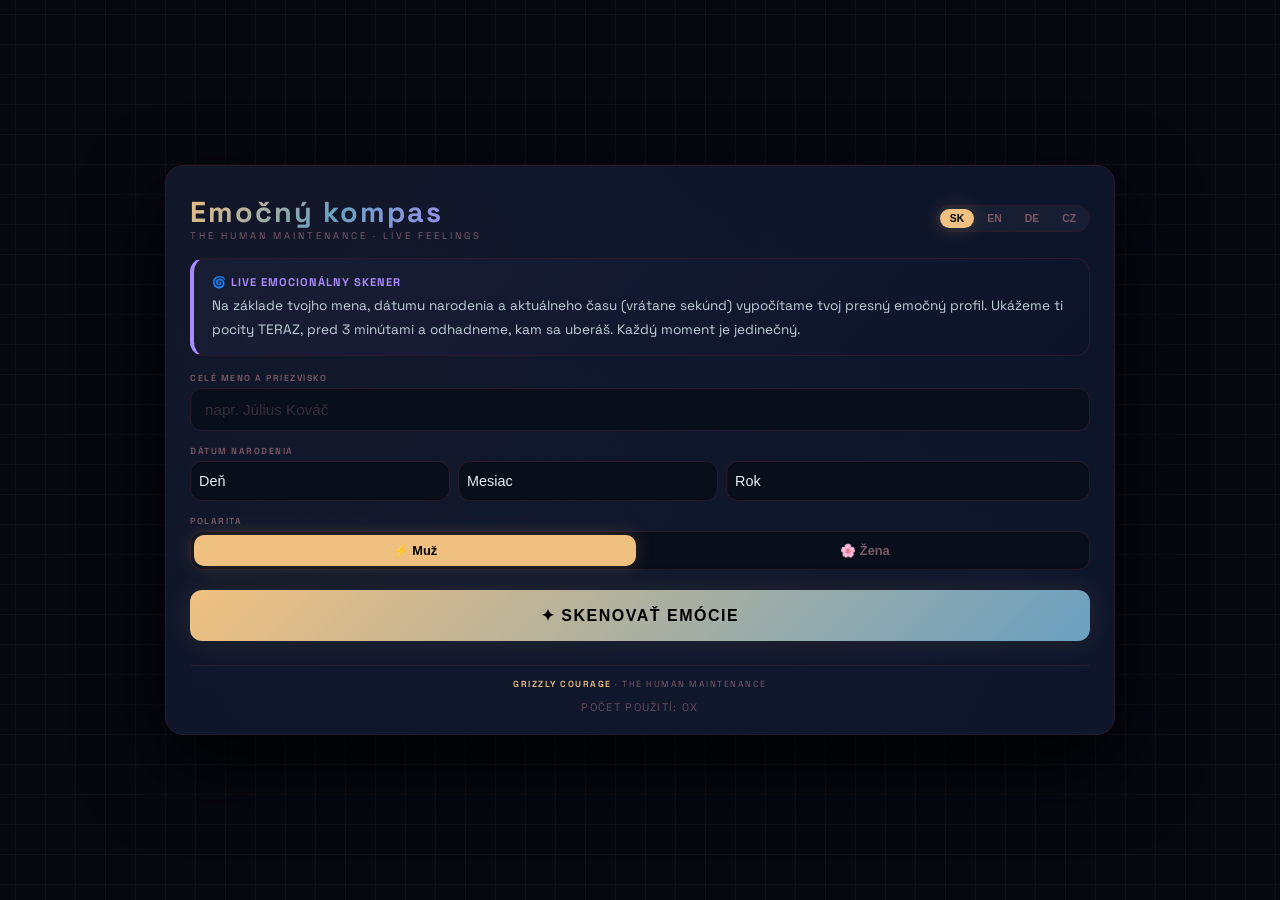
<file: systems/emocny-kompas/index.html>
<!DOCTYPE html>
<html lang="sk">
<head>
    <meta charset="UTF-8">
    <meta name="viewport" content="width=device-width, initial-scale=1.0, maximum-scale=1.0, user-scalable=no">
    <title>Emočný kompas · The Human Maintenance</title>
    <style>
        * { margin: 0; padding: 0; box-sizing: border-box; }
        :root {
            --bg: #050a0f; --card: #0c1624; --border: #1a2a3a; --text: #d0e0e8;
            --muted: #5a7a8a; --accent1: #f0c080; --accent2: #6aa0c0; --accent3: #a78bfa;
            --radius: 18px;
        }
        body {
            background: var(--bg);
            color: var(--text);
            font-family: -apple-system, BlinkMacSystemFont, "Segoe UI", Roboto, Helvetica, Arial, sans-serif;
            min-height: 100vh;
            display: flex;
            align-items: center;
            justify-content: center;
            padding: 16px;
            -webkit-font-smoothing: antialiased;
        }
        body.female {
            --accent1: #f472b6;
            --accent2: #a78bfa;
            --accent3: #f59e0b;
        }
        .app {
            max-width: 950px;
            width: 100%;
            background: var(--card);
            border-radius: var(--radius);
            border: 1px solid var(--border);
            padding: 28px 24px 20px;
            box-shadow: 0 30px 80px rgba(0,0,0,0.9);
            position: relative;
            overflow: hidden;
        }
        .app::before { content: ''; position: absolute; top: -50%; left: -50%; width: 200%; height: 200%; background: radial-gradient(circle at 30% 40%, rgba(240,192,128,0.02), transparent 60%), radial-gradient(circle at 70% 80%, rgba(106,160,192,0.02), transparent 60%); pointer-events: none; }
        .header { display: flex; justify-content: space-between; align-items: center; margin-bottom: 16px; flex-wrap: wrap; gap: 8px; position: relative; z-index: 1; }
        .logo h1 { font-size: 1.8rem; font-weight: 700; letter-spacing: 2px; background: linear-gradient(135deg, var(--accent1), var(--accent2), var(--accent3)); -webkit-background-clip: text; -webkit-text-fill-color: transparent; background-clip: text; }
        .logo span { display: block; font-size: 0.6rem; font-weight: 400; color: var(--muted); letter-spacing: 3px; text-transform: uppercase; -webkit-text-fill-color: var(--muted); }
        .lang-selector { display: flex; gap: 3px; background: rgba(255,255,255,0.04); border-radius: 30px; padding: 3px; border: 1px solid var(--border); z-index: 2; position: relative; }
        .lang-selector button { background: transparent; border: none; color: var(--muted); padding: 4px 10px; border-radius: 30px; font-size: 0.65rem; font-weight: 700; cursor: pointer; transition: 0.25s; text-transform: uppercase; }
        .lang-selector button.active { background: var(--accent1); color: #000; box-shadow: 0 0 20px rgba(240,192,128,0.2); }
        .info-box { background: linear-gradient(135deg, rgba(167,139,250,0.05), var(--card)); border: 1px solid var(--border); border-left: 4px solid var(--accent3); border-radius: 14px; padding: 14px 18px; margin-bottom: 16px; color: #c0d0d8; font-size: 0.85rem; line-height: 1.7; position: relative; z-index: 1; }
        .info-box strong { color: var(--accent3); text-transform: uppercase; letter-spacing: 1px; display: block; margin-bottom: 2px; font-size: 0.7rem; }
        .form-section { margin-bottom: 6px; position: relative; z-index: 1; }
        .form-section.hidden { display: none; }
        .form-group { margin-bottom: 14px; }
        .form-group label { display: block; font-size: 0.55rem; text-transform: uppercase; letter-spacing: 1.5px; color: var(--muted); margin-bottom: 4px; font-weight: 600; }
        .form-group input { width: 100%; padding: 12px 14px; background: #080e1a; border: 1px solid var(--border); border-radius: 12px; color: var(--text); font-size: 0.95rem; transition: 0.3s; outline: none; }
        .form-group input:focus { border-color: var(--accent1); box-shadow: 0 0 0 3px rgba(240,192,128,0.1); }
        .form-group input::placeholder { color: var(--muted); opacity: 0.4; }
        .date-row { display: grid; grid-template-columns: 1fr 1fr 1.4fr; gap: 8px; }
        .date-row select { padding: 11px 8px; background: #080e1a; border: 1px solid var(--border); border-radius: 12px; color: var(--text); font-size: 0.9rem; outline: none; transition: 0.3s; appearance: none; -webkit-appearance: none; cursor: pointer; }
        .date-row select:focus { border-color: var(--accent1); box-shadow: 0 0 0 3px rgba(240,192,128,0.1); }
        .gender-toggle { display: flex; gap: 8px; background: #080e1a; border-radius: 12px; padding: 3px; border: 1px solid var(--border); margin-top: 4px; }
        .gender-toggle button { flex: 1; padding: 8px 0; border: none; background: transparent; color: var(--muted); font-size: 0.8rem; font-weight: 600; border-radius: 10px; cursor: pointer; transition: 0.25s; }
        .gender-toggle button.active { background: var(--accent1); color: #000; box-shadow: 0 0 20px rgba(240,192,128,0.2); }
        .btn-primary { width: 100%; padding: 16px; background: linear-gradient(135deg, var(--accent1), var(--accent2)); border: none; border-radius: 12px; color: #000; font-size: 1rem; font-weight: 700; letter-spacing: 1.5px; cursor: pointer; transition: 0.3s; text-transform: uppercase; margin-top: 6px; box-shadow: 0 0 30px rgba(240,192,128,0.1); position: relative; z-index: 1; }
        .btn-primary:hover { transform: scale(1.01); box-shadow: 0 0 50px rgba(240,192,128,0.2); }
        .results-container { display: none; margin-top: 10px; }
        .results-container.active { display: block; animation: fadeIn 0.6s ease; }
        @keyframes fadeIn { 0% { opacity: 0; transform: translateY(20px); } 100% { opacity: 1; transform: translateY(0); } }
        .result-block { background: rgba(255,255,255,0.02); border: 1px solid var(--border); border-radius: 14px; padding: 16px 16px; margin-bottom: 12px; transition: 0.3s; border-left: 3px solid var(--accent3); }
        .result-block .title { font-size: 0.7rem; font-weight: 700; letter-spacing: 1.5px; text-transform: uppercase; color: var(--accent1); margin-bottom: 4px; display: flex; justify-content: space-between; align-items: center; }
        .result-block .title .tag { font-size: 0.5rem; color: var(--muted); background: rgba(255,255,255,0.04); padding: 2px 10px; border-radius: 30px; border: 1px solid var(--border); }
        .result-block .emotion-name { font-size: 0.95rem; font-weight: 700; color: var(--accent1); }
        .result-block .desc { font-size: 0.88rem; line-height: 1.6; color: #c0d0d8; margin: 2px 0; }
        .result-block .detail { font-size: 0.82rem; color: var(--muted); margin: 1px 0; padding-left: 10px; border-left: 2px solid var(--border); }
        .result-block .detail strong { color: var(--accent2); }
        .result-block .tip { font-size: 0.82rem; color: var(--accent1); margin-top: 4px; padding: 4px 10px; background: rgba(240,192,128,0.05); border-radius: 8px; border-left: 2px solid var(--accent1); }
        .result-block .code-line { display: block; font-family: 'Courier New', monospace; font-size: 0.6rem; color: var(--accent2); background: rgba(0,0,0,0.3); padding: 3px 10px; border-radius: 6px; margin-top: 4px; border-left: 2px solid var(--accent2); }
        .btn-restart { display: block; width: 100%; padding: 12px; background: transparent; border: 1px solid var(--border); border-radius: 12px; color: var(--muted); font-size: 0.8rem; cursor: pointer; transition: 0.3s; text-align: center; margin-top: 8px; position: relative; z-index: 1; }
        .btn-restart:hover { border-color: var(--accent1); color: #fff; }
        .footer { margin-top: 24px; padding-top: 12px; border-top: 1px solid var(--border); text-align: center; font-size: 0.55rem; color: var(--muted); letter-spacing: 1.5px; text-transform: uppercase; position: relative; z-index: 1; }
        .footer strong { color: var(--accent1); font-weight: 600; }
        .trajectory { text-align: center; padding: 6px 16px; background: rgba(240,192,128,0.04); border-radius: 30px; border: 1px solid var(--border); font-size: 0.8rem; color: var(--accent1); margin: 6px 0 12px; }
        .trajectory span { font-weight: 700; }
        .dual-grid { display: grid; grid-template-columns: 1fr 1fr; gap: 12px; }
        .dual-grid .result-block { margin-bottom: 0; }
        @media (max-width:650px) { .dual-grid { grid-template-columns: 1fr; } }
        @media (max-width:480px) { .app { padding: 16px 12px 14px; } .logo h1 { font-size: 1.4rem; } .result-block { padding: 12px 10px; } .result-block .desc { font-size: 0.82rem; } .date-row { grid-template-columns: 1fr 1fr 1.2fr; gap: 4px; } .date-row select { padding: 10px 4px; font-size: 0.85rem; } .header { flex-direction: column; align-items: stretch; } }

        /* NOVÉ ŠTÝLY PRE INTENZITU A ENERGETICKÉ SKÓRE */
        .intensity-bar { display: flex; align-items: center; gap: 10px; margin: 4px 0; }
        .intensity-bar .bar { height: 6px; flex:1; background: #1a2a3a; border-radius: 4px; overflow: hidden; }
        .intensity-bar .bar .fill { height: 100%; background: linear-gradient(90deg, var(--accent1), var(--accent2)); border-radius: 4px; transition: width 0.3s; }
        .intensity-bar .label { font-size: 0.75rem; color: var(--muted); min-width: 40px; text-align: right; }
        .energy-score { display: inline-flex; align-items: center; gap: 8px; padding: 4px 12px; border-radius: 30px; background: rgba(255,255,255,0.04); border: 1px solid var(--border); font-size: 0.75rem; }
        .energy-score .circle { width: 12px; height: 12px; border-radius: 50%; background: var(--accent1); }
        .energy-score .num { font-weight: 700; color: var(--accent1); }
        .trajectory-arrow { font-size: 1.4rem; display: inline-block; margin: 0 6px; }
        .prediction { font-size: 0.8rem; color: var(--accent2); margin-top: 4px; }
        .secondary-info { font-size: 0.8rem; color: #a0b0b8; margin-top: 2px; padding-left: 10px; border-left: 2px solid var(--accent3); }
        .refresh-btn { background: transparent; border: 1px solid var(--border); color: var(--muted); padding: 4px 12px; border-radius: 30px; cursor: pointer; font-size: 0.7rem; transition: 0.3s; }
        .refresh-btn:hover { border-color: var(--accent1); color: #fff; }
    </style>

    <link rel="preconnect" href="https://fonts.googleapis.com">
    <link rel="preconnect" href="https://fonts.gstatic.com" crossorigin>
    <link href="https://fonts.googleapis.com/css2?family=Orbitron:wght@600;700;800;900&family=Space+Grotesk:wght@400;500;600;700&display=swap" rel="stylesheet">
    <link rel="stylesheet" href="../../css/variables.css">
    <link rel="stylesheet" href="../../css/base.css">
    <link rel="icon" href="../../images/logo-projektu.png">
</head>
<body class="hm-grid-bg">
<div class="hm-topbar">
    <a class="hm-back" href="../../index.html">
        <svg viewBox="0 0 24 24" fill="none" stroke="currentColor" stroke-width="2.4" stroke-linecap="round" stroke-linejoin="round"><path d="M15 18l-6-6 6-6"/></svg>
        Späť do centra
    </a>
    <span class="hm-system-tag">Emočný kompas</span>
</div>

<div class="app" id="app">
    <div class="header">
        <div class="logo"><h1 id="appTitle">Emočný kompas</h1><span id="subBrand">The Human Maintenance · Live Feelings</span></div>
        <div class="lang-selector" id="langSelector">
            <button class="active" data-lang="sk">SK</button>
            <button data-lang="en">EN</button>
            <button data-lang="de">DE</button>
            <button data-lang="cz">CZ</button>
        </div>
    </div>
    <div class="info-box"><strong>🌀 LIVE EMOCIONÁLNY SKENER</strong><p id="infoText">Na základe tvojho mena, dátumu narodenia a aktuálneho času (vrátane sekúnd) vypočítame tvoj presný emočný profil. Ukážeme ti pocity TERAZ, pred 3 minútami a odhadneme, kam sa uberáš. Každý moment je jedinečný.</p></div>
    <div class="form-section" id="formSection">
        <div class="form-group"><label id="lblName">Celé meno a priezvisko</label><input type="text" id="fullName" placeholder="napr. Július Kováč"></div>
        <div class="form-group">
            <label id="lblBirth">Dátum narodenia</label>
            <div class="date-row">
                <select id="birthDay"><option value="" id="optDay">Deň</option></select>
                <select id="birthMonth"><option value="" id="optMonth">Mesiac</option>
                    <option value="1">Január</option><option value="2">Február</option><option value="3">Marec</option><option value="4">Apríl</option><option value="5">Máj</option><option value="6">Jún</option><option value="7">Júl</option><option value="8">August</option><option value="9">September</option><option value="10">Október</option><option value="11">November</option><option value="12">December</option>
                </select>
                <select id="birthYear"><option value="" id="optYear">Rok</option></select>
            </div>
        </div>
        <div class="form-group">
            <label id="lblGender">Polarita</label>
            <div class="gender-toggle" id="genderToggle">
                <button class="active" data-gender="m">⚡ Muž</button>
                <button data-gender="f">🌸 Žena</button>
            </div>
        </div>
        <button class="btn-primary" id="btnStart">✦ Skenovať emócie</button>
    </div>
    <div class="results-container" id="resultsContainer">
        <div id="outputWrapper"></div>
        <div style="display:flex; gap:10px; margin-top:8px; flex-wrap:wrap; justify-content:center;">
            <button class="btn-restart" id="btnRestart" style="flex:1; min-width:140px;">↺ Nový sken</button>
            <button class="refresh-btn" id="btnRefresh" style="flex:0 1 auto;">⟳ Obnoviť teraz</button>
        </div>
    </div>
    <div class="footer"><strong>Grizzly Courage</strong> · The Human Maintenance
        <div id="systemUsageCounter" style="margin-top:10px; font-size:11px; letter-spacing:.12em; text-transform:uppercase; opacity:.8;">Počet použití: 0x</div>
    </div>
</div>

<script>
(function(){
    'use strict';

    // ================================================================
    // 1. JAZYKY
    // ================================================================
    const LANG = {
        sk: {
            title: 'Emočný kompas',
            brand: 'The Human Maintenance · Live Feelings',
            info: 'Na základe tvojho mena, dátumu narodenia a aktuálneho času (vrátane sekúnd) vypočítame tvoj presný emočný profil. Ukážeme ti pocity TERAZ, pred 3 minútami a odhadneme, kam sa uberáš. Každý moment je jedinečný.',
            name: 'Celé meno a priezvisko',
            namePlaceholder: 'napr. Július Kováč',
            birth: 'Dátum narodenia',
            optDay: 'Deň',
            optMonth: 'Mesiac',
            optYear: 'Rok',
            gender: 'Polarita',
            male: '⚡ Muž',
            female: '🌸 Žena',
            start: '✦ Skenovať emócie',
            restart: '↺ Nový sken',
            refresh: '⟳ Obnoviť teraz',
            alert: 'Prosím, vyplň meno a dátum narodenia.',
            now: 'Práve teraz',
            past: 'Pred 3 minútami',
            trajectory: '➡️ Emočná trajektória',
            feeling: 'Pocit',
            body: 'Telo',
            mind: 'Myseľ',
            desire: 'Túžba',
            fear: 'Strach',
            shadow: 'Temná stránka',
            light: 'Svetlá stránka',
            advice: 'Čo s tým',
            intensity: 'Intenzita',
            energy: 'Energia',
            secondary: 'Doplnkový pocit',
            prediction: 'Predikcia na najbližších 5 minút',
            rising: 'stúpa',
            falling: 'klesá',
            stable: 'stabilná',
            positive: 'pozitívny vývoj',
            negative: 'negatívny vývoj'
        },
        en: {
            title: 'Emotional Compass',
            brand: 'The Human Maintenance · Live Feelings',
            info: 'Based on your name, birth date, and current time (including seconds), we compute your exact emotional profile. See NOW, 3 minutes ago, and an estimate of where you are heading. Every moment is unique.',
            name: 'Full Name',
            namePlaceholder: 'e.g. John Doe',
            birth: 'Date of Birth',
            optDay: 'Day',
            optMonth: 'Month',
            optYear: 'Year',
            gender: 'Polarity',
            male: '⚡ Male',
            female: '🌸 Female',
            start: '✦ Scan emotions',
            restart: '↺ New scan',
            refresh: '⟳ Refresh now',
            alert: 'Please fill in your name and date of birth.',
            now: 'Right now',
            past: '3 minutes ago',
            trajectory: '➡️ Emotional trajectory',
            feeling: 'Feeling',
            body: 'Body',
            mind: 'Mind',
            desire: 'Desire',
            fear: 'Fear',
            shadow: 'Shadow',
            light: 'Light',
            advice: 'What to do',
            intensity: 'Intensity',
            energy: 'Energy',
            secondary: 'Secondary feeling',
            prediction: 'Prediction for next 5 min',
            rising: 'rising',
            falling: 'falling',
            stable: 'stable',
            positive: 'positive trend',
            negative: 'negative trend'
        },
        de: {
            title: 'Emotionskompass',
            brand: 'The Human Maintenance · Live Feelings',
            info: 'Basierend auf deinem Namen, Geburtsdatum und der aktuellen Zeit (inkl. Sekunden) berechnen wir dein genaues Emotionsprofil. Zeigt JETZT, vor 3 Minuten und eine Prognose. Jeder Moment ist einzigartig.',
            name: 'Vollständiger Name',
            namePlaceholder: 'z.B. Julius Kováč',
            birth: 'Geburtsdatum',
            optDay: 'Tag',
            optMonth: 'Monat',
            optYear: 'Jahr',
            gender: 'Polarität',
            male: '⚡ Männlich',
            female: '🌸 Weiblich',
            start: '✦ Gefühle scannen',
            restart: '↺ Neuer Scan',
            refresh: '⟳ Jetzt aktualisieren',
            alert: 'Bitte geben Sie Namen und Geburtsdatum ein.',
            now: 'Gerade jetzt',
            past: 'Vor 3 Minuten',
            trajectory: '➡️ Emotionale Trajektorie',
            feeling: 'Gefühl',
            body: 'Körper',
            mind: 'Geist',
            desire: 'Verlangen',
            fear: 'Angst',
            shadow: 'Schattenseite',
            light: 'Lichtseite',
            advice: 'Was tun',
            intensity: 'Intensität',
            energy: 'Energie',
            secondary: 'Nebengefühl',
            prediction: 'Prognose für die nächsten 5 Min.',
            rising: 'steigend',
            falling: 'fallend',
            stable: 'stabil',
            positive: 'positive Entwicklung',
            negative: 'negative Entwicklung'
        },
        cz: {
            title: 'Emoční kompas',
            brand: 'The Human Maintenance · Live Feelings',
            info: 'Na základě jména, data narození a aktuálního času (včetně sekund) vypočítáme tvůj přesný emoční profil. Ukážeme TEĎ, před 3 minutami a odhad, kam směřuješ. Každý okamžik je jedinečný.',
            name: 'Celé jméno a příjmení',
            namePlaceholder: 'např. Julius Kováč',
            birth: 'Datum narození',
            optDay: 'Den',
            optMonth: 'Měsíc',
            optYear: 'Rok',
            gender: 'Polarita',
            male: '⚡ Muž',
            female: '🌸 Žena',
            start: '✦ Skenovat emoce',
            restart: '↺ Nový sken',
            refresh: '⟳ Obnovit teď',
            alert: 'Prosím, vyplň jméno a datum narození.',
            now: 'Právě teď',
            past: 'Před 3 minutami',
            trajectory: '➡️ Emoční trajektorie',
            feeling: 'Pocit',
            body: 'Tělo',
            mind: 'Myšlenky',
            desire: 'Touha',
            fear: 'Strach',
            shadow: 'Temná stránka',
            light: 'Světlá stránka',
            advice: 'Co s tím',
            intensity: 'Intenzita',
            energy: 'Energie',
            secondary: 'Doplňkový pocit',
            prediction: 'Predikce na nejbližších 5 minut',
            rising: 'stoupá',
            falling: 'klesá',
            stable: 'stabilní',
            positive: 'pozitivní vývoj',
            negative: 'negativní vývoj'
        }
    };

    let currentLang = 'sk';
    let currentGender = 'm';

    // ================================================================
    // 2. NUMEROLOGICKÉ FUNKCIE
    // ================================================================
    function numerologySum(str) {
        let sum = 0;
        for (let ch of str) { let d = parseInt(ch); if (!isNaN(d)) sum += d; }
        while (sum > 9 && sum !== 11 && sum !== 22 && sum !== 33) {
            sum = String(sum).split('').reduce((a,b) => parseInt(a)+parseInt(b),0);
        }
        return sum;
    }

    function nameToNumber(name) {
        const map = {'a':1,'á':1,'ä':1,'b':2,'c':3,'č':3,'d':4,'ď':4,'e':5,'é':5,'ě':5,
            'f':6,'g':7,'h':8,'ch':8,'i':9,'í':9,'j':1,'k':2,'l':3,'m':4,'n':5,
            'ň':5,'o':6,'ó':6,'ô':6,'p':7,'q':8,'r':9,'ř':9,'s':1,'š':1,'t':2,
            'ť':2,'u':3,'ú':3,'ů':3,'v':4,'w':5,'x':6,'y':7,'ý':7,'z':8,'ž':8};
        let clean = name.toLowerCase().replace(/[^a-záäčďéěíňóôřšťúůýž]/g,'');
        let sum = 0;
        for (let ch of clean) { if (map[ch]) sum += map[ch]; }
        while (sum > 9 && sum !== 11 && sum !== 22 && sum !== 33) {
            sum = String(sum).split('').reduce((a,b) => parseInt(a)+parseInt(b),0);
        }
        return sum;
    }

    function getVowelsSum(name) {
        const vowels = 'aeiouyáäéíóôúý';
        let sum = 0;
        let clean = name.toLowerCase().replace(/[^a-záäčďéěíňóôřšťúůýž]/g,'');
        for (let ch of clean) {
            if (vowels.includes(ch)) {
                const map = {'a':1,'á':1,'ä':1,'e':5,'é':5,'ě':5,'i':9,'í':9,'o':6,'ó':6,'ô':6,'u':3,'ú':3,'ů':3,'y':7,'ý':7};
                sum += map[ch] || 0;
            }
        }
        while (sum > 9 && sum !== 11 && sum !== 22 && sum !== 33) {
            sum = String(sum).split('').reduce((a,b) => parseInt(a)+parseInt(b),0);
        }
        return sum;
    }

    function getConsonantsSum(name) {
        const vowels = 'aeiouyáäéíóôúý';
        let sum = 0;
        let clean = name.toLowerCase().replace(/[^a-záäčďéěíňóôřšťúůýž]/g,'');
        for (let ch of clean) {
            if (!vowels.includes(ch)) {
                const map = {'b':2,'c':3,'č':3,'d':4,'ď':4,'f':6,'g':7,'h':8,'ch':8,'j':1,'k':2,'l':3,'m':4,'n':5,'ň':5,'p':7,'q':8,'r':9,'ř':9,'s':1,'š':1,'t':2,'ť':2,'v':4,'w':5,'x':6,'z':8,'ž':8};
                sum += map[ch] || 0;
            }
        }
        while (sum > 9 && sum !== 11 && sum !== 22 && sum !== 33) {
            sum = String(sum).split('').reduce((a,b) => parseInt(a)+parseInt(b),0);
        }
        return sum;
    }

    function getAdjustedDate(year, month, day, daysOffset) {
        const d = new Date(year, month - 1, day);
        d.setDate(d.getDate() + daysOffset);
        const y = d.getFullYear();
        const m = String(d.getMonth() + 1).padStart(2, '0');
        const dd = String(d.getDate()).padStart(2, '0');
        return `${y}${m}${dd}`;
    }

    function getBirthdayNumber(day) { return numerologySum(String(day)); }
    function getChallenge(day, month) { return numerologySum(String(Math.abs(day - month))); }
    function getMaturity(lifePath, destiny) { return numerologySum(String(lifePath + destiny)); }
    function getSubconsciousSelf(name) { return getConsonantsSum(name); }
    function getKarmicDebt(number) {
        const debts = [13,14,16,19];
        let debt = null;
        if (number === 13 || number === 14 || number === 16 || number === 19) debt = number;
        if (!debt) {
            let temp = number;
            while (temp > 9 && temp !== 11 && temp !== 22 && temp !== 33) {
                const s = String(temp);
                if (s.length === 2) {
                    const a = parseInt(s[0]), b = parseInt(s[1]);
                    const sum = a + b;
                    if (sum === 13 || sum === 14 || sum === 16 || sum === 19) { debt = sum; break; }
                    temp = sum;
                } else break;
            }
        }
        return debt;
    }

    function getPersonalYear(day, month, year, now) {
        const curYear = now.getFullYear();
        return numerologySum(String(day) + String(month) + String(curYear));
    }
    function getPersonalMonth(personalYear, now) {
        const curMonth = now.getMonth() + 1;
        return numerologySum(String(personalYear) + String(curMonth));
    }
    function getPersonalDay(personalMonth, now) {
        const curDay = now.getDate();
        return numerologySum(String(personalMonth) + String(curDay));
    }
    function getPersonalHour(personalYear, now) {
        const hour = now.getHours();
        return numerologySum(String(personalYear) + String(hour));
    }
    function getPersonalMinute(personalYear, now) {
        const minute = now.getMinutes();
        const ph = getPersonalHour(personalYear, now);
        return numerologySum(String(ph) + String(minute));
    }
    function getPersonalSecond(personalYear, now) {
        const sec = Math.floor(now.getSeconds() / 10) + 1; // 1-6
        const pm = getPersonalMinute(personalYear, now);
        return numerologySum(String(pm) + String(sec));
    }
    function getUniversalDay(now) {
        return numerologySum(String(now.getFullYear()) + String(now.getMonth()+1) + String(now.getDate()));
    }

    // ================================================================
    // 3. ROZŠÍRENÉ EMOCNÉ DATABÁZY
    // ================================================================

    const FEELINGS = {
        1: { name: 'sebavedomie', desc: 'Pocit istoty vo svojich schopnostiach a rozhodnutiach.', intensity: 8, activity: 'Urob niečo, čo si doteraz odkladal – tvoja sebadôvera je teraz vysoká.' },
        2: { name: 'odvaha', desc: 'Schopnosť konať napriek strachu alebo neistote.', intensity: 7, activity: 'Sprav prvý krok smerom k cieľu, ktorý ťa desí.' },
        3: { name: 'nezávislosť', desc: 'Pocit, že si schopný stáť sám za seba.', intensity: 6, activity: 'Venuj sa dnes aktivite, ktorá ťa napĺňa, bez ohľadu na názory iných.' },
        4: { name: 'frustrácia', desc: 'Pocit, keď ti niečo bráni dosiahnuť cieľ.', intensity: 5, activity: 'Nájdi si 5 minút na ticho a dych – uvoľni napätie.' },
        5: { name: 'túžba po uznaní', desc: 'Potreba byť videný a ocenený.', intensity: 6, activity: 'Požiadaj o spätnú väzbu niekoho, komu dôveruješ.' },
        6: { name: 'radosť z výzvy', desc: 'Vzrušenie a očakávanie z prekonávania prekážok.', intensity: 8, activity: 'Prihlás sa na niečo nové – kurz, výzvu, súťaž.' },
        7: { name: 'pokoj', desc: 'Stav vnútornej rovnováhy bez tlaku.', intensity: 9, activity: 'Vychutnaj si ticho – meditácia alebo prechádzka v prírode.' },
        8: { name: 'citlivosť', desc: 'Schopnosť vnímať jemné podnety a potreby.', intensity: 7, activity: 'Napíš niekomu milú správu – tvoja citlivosť je dar.' },
        9: { name: 'spolupatričnosť', desc: 'Pocit prepojenia s inými.', intensity: 8, activity: 'Zavolaj priateľovi alebo rodine – spojenie posilňuje.' },
        10: { name: 'úzkosť', desc: 'Pocit nepokoja a strachu z budúcnosti.', intensity: 4, activity: 'Zameraj sa na dych – 3 nádychy, 3 výdychy. Si v bezpečí.' },
        11: { name: 'neistota', desc: 'Pochybnosti o sebe a svojich rozhodnutiach.', intensity: 4, activity: 'Napíš si zoznam svojich silných stránok – pripomeň si ich.' },
        12: { name: 'potreba súhlasu', desc: 'Túžba po potvrdení od iných.', intensity: 5, activity: 'Sprav dnes jedno rozhodnutie len podľa seba – bez konzultácie.' },
        13: { name: 'radosť', desc: 'Pocit šťastia a naplnenia.', intensity: 9, activity: 'Zdieľaj svoju radosť – urob niečo pekné pre niekoho iného.' },
        14: { name: 'tvorivosť', desc: 'Schopnosť generovať nové nápady a riešenia.', intensity: 8, activity: 'Nakresli, napíš, alebo vymysli niečo nové – tvorivosť prúdi.' },
        15: { name: 'optimizmus', desc: 'Pocit, že veci sa vyvinú dobre.', intensity: 8, activity: 'Podeľ sa o svoj optimizmus – povzbuď niekoho okolo seba.' },
        16: { name: 'povrchnosť', desc: 'Pocit, že veci sú plytké a bez hĺbky.', intensity: 3, activity: 'Nájdi si čas na hĺbku – prečítaj si báseň alebo počúvaj hudbu.' },
        17: { name: 'beznádej', desc: 'Stratená viera v možnosť zmeny.', intensity: 2, activity: 'Sprav jeden malý krok – aj keď nevidíš výsledok, pohyb je dôležitý.' },
        18: { name: 'strach z nepochopenia', desc: 'Obava, že nebudeš prijatý.', intensity: 4, activity: 'Napíš svoj pocit na papier – bez cenzúry.' },
        19: { name: 'stabilita', desc: 'Pocit bezpečia a istoty.', intensity: 8, activity: 'Využi túto stabilitu na plánovanie – tvoj základ je pevný.' },
        20: { name: 'disciplína', desc: 'Schopnosť dodržiavať svoje rozhodnutia.', intensity: 7, activity: 'Stanov si dnes jeden malý cieľ a dokonči ho.' },
        21: { name: 'istota', desc: 'Pocit, že veci sú pod kontrolou.', intensity: 7, activity: 'Zdieľaj svoju istotu s niekým, kto ju potrebuje.' },
        22: { name: 'strach zo zlyhania', desc: 'Obava, že nedosiahneš svoje ciele.', intensity: 3, activity: 'Definuj si, čo pre teba zlyhanie znamená – možno je to len iná cesta.' },
        23: { name: 'tlak', desc: 'Pocit, že si pod neustálym očakávaním.', intensity: 4, activity: 'Urob si pauzu – 5 minút ničnerobenia je liečivých.' },
        24: { name: 'únava', desc: 'Pocit vyčerpania bez energie.', intensity: 3, activity: 'Dopraj si oddych – krátky spánok alebo prechádzka.' },
        25: { name: 'sloboda', desc: 'Pocit, že si slobodný vo svojich rozhodnutiach.', intensity: 9, activity: 'Využi slobodu na niečo, čo si dlho chcel robiť.' },
        26: { name: 'zvedavosť', desc: 'Túžba spoznávať nové veci.', intensity: 8, activity: 'Preskúmaj niečo nové – článok, video, rozhovor.' },
        27: { name: 'dobrodružstvo', desc: 'Pocit vzrušenia z neznáma.', intensity: 8, activity: 'Vyskúšaj niečo, čo si ešte nikdy nerobil – aj malé dobrodružstvo.' },
        28: { name: 'nepokoj', desc: 'Pocit vnútornej nepohody bez jasného dôvodu.', intensity: 4, activity: 'Zapíš si, čo ťa trápi – často to pomôže objasniť.' },
        29: { name: 'úzkosť z obmedzení', desc: 'Pocit zovretia a strachu zo straty slobody.', intensity: 3, activity: 'Nájdi si malý priestor, kde môžeš byť sám sebou – aj 5 minút.' },
        30: { name: 'túžba po zmene', desc: 'Potreba niečo zmeniť.', intensity: 7, activity: 'Urob dnes jednu malú zmenu vo svojej rutine.' },
        31: { name: 'láska', desc: 'Hlboké a bezpodmienečné prijatie seba alebo iného.', intensity: 10, activity: 'Povedz niekomu, že ho miluješ – alebo to napíš sám sebe.' },
        32: { name: 'starostlivosť', desc: 'Pocit potreby chrániť a podporovať.', intensity: 7, activity: 'Postaraj sa o niekoho – alebo o seba, napríklad teplým čajom.' },
        33: { name: 'empatia', desc: 'Schopnosť vnímať pocity iných.', intensity: 8, activity: 'Vypočuj niekoho bez toho, aby si dával rady – len počúvaj.' },
        34: { name: 'vina', desc: 'Pocit zodpovednosti za niečo zlé.', intensity: 3, activity: 'Odpusti si – každý robí chyby.' },
        35: { name: 'únava z dávaní', desc: 'Vyčerpanie z neustáleho dávaní bez prijímania.', intensity: 3, activity: 'Prijmi dnes niečo od iných – dovoľ si byť na príjme.' },
        36: { name: 'potreba blízkosti', desc: 'Túžba po fyzickej alebo emocionálnej blízkosti.', intensity: 7, activity: 'Objím niekoho – alebo sa objím sám/sama.' },
        37: { name: 'múdrosť', desc: 'Pocit hlbokého porozumenia.', intensity: 8, activity: 'Podeľ sa o svoju múdrosť s niekým, kto ju potrebuje.' },
        38: { name: 'intuícia', desc: 'Vnímanie vecí bez racionálneho zdôvodnenia.', intensity: 8, activity: 'Nasleduj svoju intuíciu – sprav niečo, čo ti srdce hovorí.' },
        39: { name: 'hĺbka', desc: 'Pocit, že veci majú viac vrstiev.', intensity: 7, activity: 'Venuj sa niečomu, čo ťa vtiahne do hĺbky – kniha, film, rozhovor.' },
        40: { name: 'osamelosť', desc: 'Pocit odpojenia od iných.', intensity: 4, activity: 'Napíš niekomu správu – aj krátka spojenie môže pomôcť.' },
        41: { name: 'sila', desc: 'Vnútorná odvaha čeliť výzvam.', intensity: 8, activity: 'Postav sa dnes jednej výzve – čel jej priamo.' },
        42: { name: 'sebadôvera', desc: 'Pevné presvedčenie o svojich schopnostiach.', intensity: 9, activity: 'Sprav rozhodnutie, ktoré si dlho odkladal – ver si.' },
        43: { name: 'ambícia', desc: 'Túžba dosiahnuť významné ciele.', intensity: 8, activity: 'Napíš si svoj veľký cieľ a sprav prvý krok.' },
        44: { name: 'tlak na výkon', desc: 'Pocit, že musíš neustále podávať výkony.', intensity: 4, activity: 'Dovoľ si dnes byť nedokonalý – výkon nie je všetko.' },
        45: { name: 'strach zo slabosti', desc: 'Obava, že zraniteľnosť je slabosť.', intensity: 3, activity: 'Ukáž svoju zraniteľnosť niekomu blízkemu – je to sila.' },
        46: { name: 'potreba kontroly', desc: 'Túžba mať všetko pod palcom.', intensity: 4, activity: 'Pusti jednu vec dnes – nechaj to byť.' },
        47: { name: 'súcit', desc: 'Vnímanie utrpenia iných a potreba pomôcť.', intensity: 8, activity: 'Pomôž niekomu, kto to potrebuje – aj malá pomoc veľa znamená.' },
        48: { name: 'porozumenie', desc: 'Pocit, že chápeš seba a iných.', intensity: 8, activity: 'Vyjadri pochopenie niekomu, s kým si mal konflikt.' },
        49: { name: 'naplnenie', desc: 'Hlboký pocit spokojnosti a zmysluplnosti.', intensity: 10, activity: 'Osláv svoj pokrok – si tam, kde máš byť.' },
        50: { name: 'smútok', desc: 'Pocit straty a zármutku.', intensity: 3, activity: 'Dovoľ si smútiť – plač je liečivý.' },
        51: { name: 'zúfalstvo', desc: 'Pocit, že už nie je žiadna nádej.', intensity: 2, activity: 'Pripomeň si, že každá búrka prejde – hľadaj malé svetlo.' },
        52: { name: 'túžba po zmysle', desc: 'Potreba nájsť hlbší účel.', intensity: 6, activity: 'Napíš si, čo ti dáva zmysel – aj malé veci.' },
        53: { name: 'vzrušenie', desc: 'Príval energie a očakávania.', intensity: 9, activity: 'Využi túto energiu na niečo produktívne alebo zábavné.' },
        54: { name: 'túžba po láske', desc: 'Potreba byť milovaný a milovať.', intensity: 8, activity: 'Venuj dnes lásku sebe – dopraj si niečo pekné.' },
        55: { name: 'strach z odmietnutia', desc: 'Obava, že ťa neprijmú.', intensity: 4, activity: 'Sprav niečo, čo by ťa mohlo vystaviť odmietnutiu – uvedomíš si, že to nie je také hrozné.' },
        // NOVÉ EMOČIE (56-80)
        56: { name: 'nádej', desc: 'Viera v pozitívny vývoj napriek súčasným ťažkostiam.', intensity: 7, activity: 'Zapíš si tri veci, na ktoré sa tešíš.' },
        57: { name: 'spokojnosť', desc: 'Pocit vnútornej vyrovnanosti a prijatia.', intensity: 8, activity: 'Urob si dnes niečo, čo ťa naozaj baví – bez výčitiek.' },
        58: { name: 'netrpezlivosť', desc: 'Túžba po rýchlej zmene alebo výsledku.', intensity: 6, activity: 'Zameraj sa na proces, nie na výsledok – každý krok sa počíta.' },
        59: { name: 'úľava', desc: 'Pocit uvoľnenia po prekonaní stresu.', intensity: 9, activity: 'Oddýchni si – zaslúžiš si pokoj.' },
        60: { name: 'vďačnosť', desc: 'Pocit ocenenia za to, čo máš.', intensity: 9, activity: 'Napíš poďakovanie niekomu, kto ti pomohol.' },
        61: { name: 'zvedavosť', desc: 'Túžba objavovať a učiť sa nové veci.', intensity: 8, activity: 'Prečítaj si dnes niečo mimo svojho oboru.' },
        62: { name: 'nadšenie', desc: 'Vysoká miera pozitívnej energie a očakávania.', intensity: 10, activity: 'Podeľ sa o svoje nadšenie – inšpiruj ostatných.' },
        63: { name: 'obava', desc: 'Jemný strach z možných negatívnych udalostí.', intensity: 4, activity: 'Zapíš si svoje obavy – konkrétnosť ich zmenšuje.' },
        64: { name: 'nespokojnosť', desc: 'Pocit, že veci nie sú také, aké by mali byť.', intensity: 4, activity: 'Skús dnes zmeniť jednu vec, ktorá ti prekáža.' },
        65: { name: 'pýcha', desc: 'Pocit hrdosti na seba alebo svojich blízkych.', intensity: 8, activity: 'Osláv svoj úspech – aj malý, zaslúži si uznanie.' },
        66: { name: 'zahanbenie', desc: 'Pocit hanby alebo trápnosti.', intensity: 3, activity: 'Pripomeň si, že všetci robíme chyby – odpusti si.' },
        67: { name: 'pokora', desc: 'Pocit skromnosti a otvorenosti voči druhým.', intensity: 7, activity: 'Požiadaj o radu niekoho, koho obdivuješ.' },
        68: { name: 'sebaprijatie', desc: 'Prijať seba so všetkými nedokonalosťami.', intensity: 9, activity: 'Povedz si nahlas: "Som dosť dobrý presne taký, aký som."' },
        69: { name: 'vyrovnanosť', desc: 'Rovnováha medzi emóciami a rozumom.', intensity: 8, activity: 'Dnes sa rozhodni s chladnou hlavou – emócie sú v rovnováhe.' },
        70: { name: 'túžba po slobode', desc: 'Potreba vymaniť sa z obmedzení.', intensity: 7, activity: 'Nájdi si dnes aspoň hodinu len pre seba – bez rušenia.' },
        71: { name: 'odhodlanie', desc: 'Pevné rozhodnutie dosiahnuť cieľ.', intensity: 9, activity: 'Stanov si cieľ a dnes sprav prvý konkrétny krok.' },
        72: { name: 'strach zo straty', desc: 'Obava, že prídeš o niekoho alebo niečo dôležité.', intensity: 4, activity: 'Uvedom si, čo naozaj vlastníš – a čo si len myslíš, že vlastníš.' },
        73: { name: 'radosť z tvorby', desc: 'Potešenie z tvorenia niečoho nového.', intensity: 9, activity: 'Vytvor niečo vlastnými rukami – aj malé dielo prináša radosť.' },
        74: { name: 'túžba po poriadku', desc: 'Potreba usporiadania a čistoty.', intensity: 6, activity: 'Uprat si jeden priestor – poriadok okolo teba upokojuje.' },
        75: { name: 'strach z nenaplnenia', desc: 'Obava, že život nebude mať zmysel.', intensity: 3, activity: 'Napíš si, čo by si chcel zažiť – aj malé sny sú dôležité.' },
        76: { name: 'vzťahová vrelosť', desc: 'Pocit blízkosti a dôvery vo vzťahu.', intensity: 8, activity: 'Povedz niekomu, čo na ňom oceňuješ – posilní to puto.' },
        77: { name: 'túžba po uznaní', desc: 'Potreba byť ocenený za svoju prácu.', intensity: 6, activity: 'Požiadaj o spätnú väzbu – a prijmi ju s vďakou.' },
        78: { name: 'pokoj v duši', desc: 'Hlboký vnútorný mier bez rušivých myšlienok.', intensity: 10, activity: 'Medituj alebo sa len pozri do oblohy – pokoj je tu.' },
        79: { name: 'túžba po autenticite', desc: 'Potreba byť sám sebou bez pretvárky.', intensity: 8, activity: 'Dnes buď úprimný o svojich pocitoch – autenticita oslobodzuje.' },
        80: { name: 'nádej na zmenu', desc: 'Očakávanie, že veci sa môžu zmeniť k lepšiemu.', intensity: 7, activity: 'Urob jednu vec, ktorá priblíži pozitívnu zmenu.' }
    };

    const BODY_SENSATIONS = {
        1: { name: 'uvoľnenie v hrudi', desc: 'Tlak v hrudníku sa uvoľňuje.' },
        2: { name: 'energia v končatinách', desc: 'Príval energie do rúk a nôh.' },
        3: { name: 'napätie v ramenách', desc: 'Stiahnuté svaly v oblasti pliec.' },
        4: { name: 'rýchly tep', desc: 'Zrýchlený srdcový rytmus.' },
        5: { name: 'tlak na hrudi', desc: 'Pocit zovretia v hrudníku.' },
        6: { name: 'studené ruky', desc: 'Pokles teploty v rukách.' },
        7: { name: 'uvoľnenie v bruchu', desc: 'Napätie v brušnej oblasti sa uvoľňuje.' },
        8: { name: 'ťažoba v nohách', desc: 'Pocit ťažoby alebo stuhnutosti.' },
        9: { name: 'ľahkosť v tele', desc: 'Pocit, že telo je ľahké a voľné.' },
        10: { name: 'hrejivý pocit', desc: 'Teplo šíriace sa telom.' },
        11: { name: 'mravčenie v chrbte', desc: 'Jemné brnenie v oblasti chrbta.' },
        12: { name: 'stiesnenosť', desc: 'Pocit zovretia v tele.' },
        13: { name: 'napäté svaly', desc: 'Stiahnuté svaly v tele.' },
        14: { name: 'pocit ťažoby', desc: 'Celkový pocit ťažoby.' },
        15: { name: 'bolesť hlavy', desc: 'Napätie alebo pulzovanie v hlave.' },
        16: { name: 'neustály pohyb', desc: 'Potreba neustále sa hýbať.' },
        17: { name: 'pocit voľnosti', desc: 'Pocit otvorenosti a priestoru.' },
        18: { name: 'teplo v srdci', desc: 'Hrejivý pocit v oblasti srdca.' },
        19: { name: 'pocit prázdnoty', desc: 'Pocit prázdna v hrudi.' },
        20: { name: 'pevný postoj', desc: 'Stabilný a pevný postoj.' },
        21: { name: 'otvorenosť', desc: 'Pocit otvorenosti a prijatia.' },
        22: { name: 'ticho v tele', desc: 'Pocit vnútorného ticha a pokoja.' },
        // NOVÉ
        23: { name: 'brnenie v temene', desc: 'Jemný elektrický pocit na vrchole hlavy.' },
        24: { name: 'ťah v chrbte', desc: 'Pocit napätia pozdĺž chrbtice.' },
        25: { name: 'roztrasené ruky', desc: 'Mierne chvenie v rukách.' },
        26: { name: 'studené nohy', desc: 'Chlad v chodidlách.' },
        27: { name: 'pocit závratu', desc: 'Ľahký závrat alebo motanie.' },
        28: { name: 'stiahnutá čeľusť', desc: 'Napätie v svaloch tváre, najmä čeľuste.' },
        29: { name: 'pocit ťahu v hrudi', desc: 'Napätie spojené s dýchaním.' },
        30: { name: 'uvoľnenie v panve', desc: 'Uvoľnenie v dolnej časti tela.' }
    };

    const MIND_PATTERNS = {
        1: { name: 'premýšľanie o budúcnosti', desc: 'Myšlienky o tom, čo príde.' },
        2: { name: 'plánovanie', desc: 'Systematické premýšľanie o tom, ako dosiahnuť ciele.' },
        3: { name: 'analýza', desc: 'Rozkladanie situácie na časti.' },
        4: { name: 'prehrávanie úspechov', desc: 'Spomínanie na úspešné momenty.' },
        5: { name: 'premýšľanie o vzťahoch', desc: 'Myšlienky o blízkych ľuďoch.' },
        6: { name: 'sebareflexia', desc: 'Pozorovanie vlastných myšlienok a pocitov.' },
        7: { name: 'pochybnosti', desc: 'Myšlienky o správnosti rozhodnutí.' },
        8: { name: 'vnímanie druhých', desc: 'Pozorovanie správania iných.' },
        9: { name: 'tvorivé nápady', desc: 'Prúdenie nových, originálnych myšlienok.' },
        10: { name: 'optimistické myšlienky', desc: 'Pozitívne vnímanie situácií.' },
        11: { name: 'prehrávanie minulosti', desc: 'Opakované premýšľanie o tom, čo bolo.' },
        12: { name: 'hľadanie inšpirácie', desc: 'Aktívne hľadanie podnetov a nápadov.' },
        13: { name: 'kontrola', desc: 'Premýšľanie o tom, čo treba sledovať.' },
        14: { name: 'premýšľanie o povinnostiach', desc: 'Myšlienky o tom, čo treba spraviť.' },
        15: { name: 'strach z chýb', desc: 'Obava z toho, že spravíš chybu.' },
        16: { name: 'hľadanie možností', desc: 'Premýšľanie o tom, čo by si mohol spraviť.' },
        17: { name: 'premýšľanie o zmene', desc: 'Myšlienky o tom, čo by si chcel zmeniť.' },
        18: { name: 'nepokojné myšlienky', desc: 'Rýchle a chaotické myšlienky.' },
        19: { name: 'premýšľanie o druhých', desc: 'Myšlienky o potrebách iných.' },
        20: { name: 'starosti', desc: 'Opakované obavy o možné negatívne scenáre.' },
        21: { name: 'vnímanie potrieb', desc: 'Pozorovanie toho, čo iní potrebujú.' },
        22: { name: 'sebakritika', desc: 'Hodnotenie seba samého.' },
        23: { name: 'hlboké myšlienky', desc: 'Zamýšľanie sa nad zmyslom života.' },
        24: { name: 'hľadanie pravdy', desc: 'Túžba nájsť odpovede na dôležité otázky.' },
        25: { name: 'premýšľanie o zmysle', desc: 'Uvažovanie o hlbších súvislostiach.' },
        26: { name: 'premýšľanie o cieľoch', desc: 'Sústredenie na to, čo chceš dosiahnuť.' },
        27: { name: 'idealistické myšlienky', desc: 'Predstavy o tom, aký by svet mohol byť.' },
        // NOVÉ
        28: { name: 'strategické myslenie', desc: 'Plánovanie krokov na dosiahnutie dlhodobých cieľov.' },
        29: { name: 'prehrávanie si rozhovorov', desc: 'Vnútorné opakovanie minulých alebo budúcich konverzácií.' },
        30: { name: 'vnútorný dialóg', desc: 'Rozhovor sám so sebou o dôležitých témach.' },
        31: { name: 'premýšľanie o hodnotách', desc: 'Uvažovanie o tom, čo je pre teba naozaj dôležité.' },
        32: { name: 'tvorivé vizualizácie', desc: 'Predstavovanie si nových možností a scenárov.' },
        33: { name: 'premýšľanie o minulých rozhodnutiach', desc: 'Hodnotenie toho, čo si spravil alebo nespravil.' },
        34: { name: 'premýšľanie o svojej úlohe', desc: 'Uvažovanie o tom, aký máš zmysel v živote.' },
        35: { name: 'premýšľanie o budúcich projektoch', desc: 'Plánovanie nových aktivít a výziev.' }
    };

    const DESIRES = {
        1: { name: 'nezávislosť', desc: 'Robenie vecí po svojom.' },
        2: { name: 'uznanie', desc: 'Byť videný a ocenený.' },
        3: { name: 'zmena', desc: 'Niečo zmeniť, aby bol život lepší.' },
        4: { name: 'sloboda', desc: 'Mať možnosť voľby.' },
        5: { name: 'blízkosť', desc: 'Fyzická alebo emocionálna blízkosť.' },
        6: { name: 'pokoj', desc: 'Vnútorný pokoj a harmónia.' },
        7: { name: 'súhlas', desc: 'Potvrdenie od iných.' },
        8: { name: 'harmónia', desc: 'Rovnováha a pokoj vo vzťahoch.' },
        9: { name: 'radosť', desc: 'Šťastie, smiech a potešenie.' },
        10: { name: 'kreativita', desc: 'Tvoriť a vyjadrovať sa.' },
        11: { name: 'inšpirácia', desc: 'Nové podnety a nápady.' },
        12: { name: 'byť videný', desc: 'Existovať v očiach iných.' },
        13: { name: 'istota', desc: 'Bezpečie a stabilita.' },
        14: { name: 'stabilita', desc: 'Pevné zázemie a istota.' },
        15: { name: 'kontrola', desc: 'Mať veci pod palcom.' },
        16: { name: 'poriadok', desc: 'Usporiadanie a štruktúra.' },
        17: { name: 'dobrodružstvo', desc: 'Nové zážitky a objavovanie.' },
        18: { name: 'objavovanie', desc: 'Spoznávanie nových vecí.' },
        19: { name: 'láska', desc: 'Byť milovaný a milovať.' },
        20: { name: 'starostlivosť', desc: 'Byť opatrovaný a starať sa.' },
        21: { name: 'naplnenie', desc: 'Cítiť, že život má zmysel.' },
        22: { name: 'poznanie', desc: 'Učiť sa a chápať.' },
        23: { name: 'múdrosť', desc: 'Hlboké porozumenie.' },
        24: { name: 'pravda', desc: 'Poznať skutočný stav vecí.' },
        25: { name: 'hĺbka', desc: 'Hlboké zážitky a myšlienky.' },
        26: { name: 'moc', desc: 'Vplyv a autorita.' },
        27: { name: 'úspech', desc: 'Dosahovať významné ciele.' },
        28: { name: 'vplyv', desc: 'Mať dopad na svet.' },
        29: { name: 'zmysel', desc: 'Nájsť hlbší účel života.' },
        30: { name: 'pomoc', desc: 'Pomáhať iným.' },
        31: { name: 'spojenie', desc: 'Hlboké prepojenie s inými.' },
        // NOVÉ
        32: { name: 'autenticita', desc: 'Byť sám sebou bez pretvárky.' },
        33: { name: 'tvorba', desc: 'Vytvárať niečo nové a hodnotné.' },
        34: { name: 'uznanie', desc: 'Byť ocenený za svoju prácu.' },
        35: { name: 'sloboda prejavu', desc: 'Môcť povedať, čo si myslíš.' },
        36: { name: 'duchovný rast', desc: 'Rozvíjať svoj vnútorný svet.' },
        37: { name: 'fyzické zdravie', desc: 'Cítiť sa dobre vo svojom tele.' },
        38: { name: 'rovnováha', desc: 'Harmónia medzi prácou a osobným životom.' },
        39: { name: 'nové výzvy', desc: 'Prekonávať svoje limity.' },
        40: { name: 'pokoj v duši', desc: 'Vnútorný mier bez napätia.' }
    };

    const FEARS = {
        1: { name: 'zlyhanie', desc: 'Nedosiahnuť to, čo si si predsavzal.' },
        2: { name: 'bezmocnosť', desc: 'Nemať kontrolu nad situáciou.' },
        3: { name: 'odmietnutie', desc: 'Nebyt prijatý.' },
        4: { name: 'neznámo', desc: 'To, čo nepoznáš.' },
        5: { name: 'konflikty', desc: 'Hádky a napätie.' },
        6: { name: 'osamelosť', desc: 'Zostať bez blízkych.' },
        7: { name: 'nepochopenie', desc: 'Byť iný a to je zlé.' },
        8: { name: 'opustenie', desc: 'Strata blízkych ľudí.' },
        9: { name: 'povrchnosť', desc: 'Život bez hĺbky.' },
        10: { name: 'nuda', desc: 'Monotónnosť a stereotyp.' },
        11: { name: 'chaos', desc: 'Neporiadok a neistota.' },
        12: { name: 'strata kontroly', desc: 'Neschopnosť ovplyvňovať svoj život.' },
        13: { name: 'neschopnosť', desc: 'Nedostatočná schopnosť.' },
        14: { name: 'zajatie', desc: 'Strata slobody a nezávislosti.' },
        15: { name: 'povinnosti', desc: 'Breme zodpovednosti.' },
        16: { name: 'uviaznutie', desc: 'Zostať v situácii bez úniku.' },
        17: { name: 'nepotrebnosť', desc: 'Byť zbytočný.' },
        18: { name: 'strata', desc: 'Prísť o niekoho alebo niečo dôležité.' },
        19: { name: 'neznalosť', desc: 'Niečo nevedieť.' },
        20: { name: 'hlúposť', desc: 'Byť vnímaný ako hlúpy.' },
        21: { name: 'slabosť', desc: 'Zraniteľnosť a slabosť.' },
        22: { name: 'neúspech', desc: 'Nedosiahnuť úspech.' },
        23: { name: 'strata moci', desc: 'Strata vplyvu a autority.' },
        24: { name: 'odhalenie', desc: 'Odhalenie slabostí a tajomstiev.' },
        25: { name: 'strata zmyslu', desc: 'Život bez zmyslu.' },
        // NOVÉ
        26: { name: 'strach z odhalenia', desc: 'Obava, že tvoja pravda vyjde najavo.' },
        27: { name: 'strach zo straty zmyslu', desc: 'Obava, že tvoj život je bezvýznamný.' },
        28: { name: 'strach z nenaplnenia', desc: 'Obava, že nedosiahneš svoj potenciál.' },
        29: { name: 'strach z konformity', desc: 'Obava, že zapadneš a stratíš svoju identitu.' },
        30: { name: 'strach z vlastného tieňa', desc: 'Obava z temných stránok tvojej osobnosti.' },
        31: { name: 'strach z výšok', desc: 'Fyzický alebo metaforický strach z výšok a pádu.' },
        32: { name: 'strach z blízkosti', desc: 'Obava z prílišnej intimity.' },
        33: { name: 'strach z úspechu', desc: 'Obava, že úspech prinesie nové problémy.' },
        34: { name: 'strach zo straty kontroly', desc: 'Obava, že stratíš vládu nad svojím životom.' },
        35: { name: 'strach z neznámeho', desc: 'Úzkosť z toho, čo nemôžeš predvídať.' }
    };

    const SHADOWS = {
        1: ['arogancia', 'sebectvo', 'tyrania', 'sebaistota hraničiaca s povýšenosťou'],
        2: ['závislosť', 'obetavosť', 'pasivita', 'ľahkovážnosť'],
        3: ['povrchnosť', 'manipulácia', 'pretvárka', 'egoizmus'],
        4: ['rigidita', 'kontrola', 'vyčerpanie', 'pedantnosť'],
        5: ['únik', 'nezodpovednosť', 'nestálosť', 'nepokoj'],
        6: ['obetovanie sa', 'vina', 'kontrolovanie', 'prehnaná starostlivosť'],
        7: ['izolácia', 'cynizmus', 'arogancia intelektu', 'odcudzenie'],
        8: ['tyrania', 'materializmus', 'bezsrdečnosť', 'mocichtivosť'],
        9: ['obetovanie sa', 'obeta', 'zúfalstvo', 'sebaľútosť']
    };

    const LIGHTS = {
        1: ['odvaha', 'nezávislosť', 'vedenie', 'sebadôvera'],
        2: ['pokoj', 'láskavosť', 'spolupráca', 'citlivosť'],
        3: ['radosť', 'tvorivosť', 'inšpirácia', 'optimizmus'],
        4: ['disciplína', 'spoľahlivosť', 'vytrvalosť', 'stabilita'],
        5: ['sloboda', 'zvedavosť', 'prispôsobivosť', 'entuziazmus'],
        6: ['starostlivosť', 'empatia', 'podpora', 'ochrana'],
        7: ['múdrosť', 'intuícia', 'vnútorné svetlo', 'pokoj'],
        8: ['sila', 'sebadôvera', 'ambícia', 'odhodlanie'],
        9: ['súcit', 'porozumenie', 'naplnenie', 'služba']
    };

    const ADVICE = {
        1: 'Sústreď sa na to, čo naozaj chceš. Tvoja sila je v rozhodnosti.',
        2: 'Spomal. Vypočuj si svoje pocity. Nie je hanba požiadať o pomoc.',
        3: 'Nájdi si chvíľu na tvorivosť. Tvoja duša potrebuje radosť.',
        4: 'Zastav sa a pozri sa na svoje základy. Možno potrebujú opravu.',
        5: 'Dovoľ si zmenu. Ale neuteč pred zodpovednosťou.',
        6: 'Staraj sa o seba tak, ako sa staráš o druhých.',
        7: 'Počúvaj svoje vnútro. Odpovede už máš, len si ich nepočúvaš.',
        8: 'Tvoja sila je v pokore. Moc nie je o ovládaní, ale o službe.',
        9: 'Odpusť si. To, čo bolo, je preč. Každý deň je nová šanca.'
    };

    // ================================================================
    // 4. GENERÁTOR PROFILU – PRESNÝ VÝPOČET S REÁLNYM ČASOM
    // ================================================================
    function getEmotionProfile(name, day, month, year, now) {
        const birthStr = `${year}${String(month).padStart(2,'0')}${String(day).padStart(2,'0')}`;
        const designStr = getAdjustedDate(year, month, day, -88);

        const lifePath = numerologySum(birthStr);
        const design = numerologySum(designStr);
        const destiny = nameToNumber(name);
        const soul = getVowelsSum(name);
        const personality = getConsonantsSum(name);
        const birthday = getBirthdayNumber(day);
        const challenge = getChallenge(day, month);
        const maturity = getMaturity(lifePath, destiny);
        const subconscious = getSubconsciousSelf(name);
        const karmicDebt = getKarmicDebt(lifePath) || getKarmicDebt(destiny);

        const personalYear = getPersonalYear(day, month, year, now);
        const personalMonth = getPersonalMonth(personalYear, now);
        const personalDay = getPersonalDay(personalMonth, now);
        const personalHour = getPersonalHour(personalYear, now);
        const personalMinute = getPersonalMinute(personalYear, now);
        const personalSecond = getPersonalSecond(personalYear, now);
        const universalDay = getUniversalDay(now);

        // Kombinácia všetkých čísel s prvočíselnými váhami – jemná zmena každú sekundu
        const combinedSeed = (lifePath * 7 + design * 3 + destiny * 5 + soul * 2 +
                             personality + challenge + maturity + personalHour * 4 +
                             personalMinute * 6 + personalDay * 8 + universalDay * 3 +
                             personalSecond * 11) % 80 + 1;

        const bodyIdx = (combinedSeed * 3 + personalHour + personalMinute + personalSecond) % 30 + 1;
        const mindIdx = (combinedSeed * 5 + personalDay + personalHour + personalSecond) % 35 + 1;
        const desireIdx = (combinedSeed * 7 + personalMinute + personalDay + personalSecond) % 40 + 1;
        const fearIdx = (combinedSeed * 11 + personalHour + personalMinute + personalSecond) % 35 + 1;
        const shadowIdx = (combinedSeed * 13 + personalDay + personalHour + personalSecond) % 9 + 1;
        const lightIdx = (combinedSeed * 17 + personalMinute + personalDay + personalSecond) % 9 + 1;
        const adviceIdx = (combinedSeed * 19 + personalHour + personalDay + personalSecond) % 9 + 1;

        const feeling = FEELINGS[combinedSeed] || FEELINGS[1];
        const body = BODY_SENSATIONS[bodyIdx] || BODY_SENSATIONS[1];
        const mind = MIND_PATTERNS[mindIdx] || MIND_PATTERNS[1];
        const desire = DESIRES[desireIdx] || DESIRES[1];
        const fear = FEARS[fearIdx] || FEARS[1];
        const shadow = SHADOWS[shadowIdx] || SHADOWS[1];
        const light = LIGHTS[lightIdx] || LIGHTS[1];
        const advice = ADVICE[adviceIdx] || ADVICE[1];

        // Sekundárny pocit (jemne odlišný)
        const secondarySeed = (combinedSeed + 3 + personalSecond) % 80 + 1;
        const secondaryFeeling = FEELINGS[secondarySeed] || FEELINGS[1];

        // Energetické skóre (0-100) založené na intenzite pocitu a ďalších faktoroch
        const baseEnergy = feeling.intensity * 10 + (secondaryFeeling.intensity || 6) * 3 + (bodyIdx % 5) + (mindIdx % 5);
        const energy = Math.min(100, Math.round(baseEnergy * 0.8 + 10));

        return {
            feeling: feeling,
            secondaryFeeling: secondaryFeeling,
            body: body,
            mind: mind,
            desire: desire,
            fear: fear,
            shadow: shadow[Math.floor((combinedSeed + personalMinute) % shadow.length)],
            light: light[Math.floor((combinedSeed + personalHour) % light.length)],
            advice: advice,
            energy: energy,
            intensity: feeling.intensity,
            time: now.toLocaleTimeString('sk-SK', { hour: '2-digit', minute: '2-digit', second: '2-digit' })
        };
    }

    // ================================================================
    // 5. ZOBRAZENIE VÝSLEDKOV
    // ================================================================
    function getFullOutput(name, day, month, year, gender) {
        const now = new Date();
        const past = new Date(now.getTime() - 3 * 60 * 1000);

        const profileNow = getEmotionProfile(name, day, month, year, now);
        const profilePast = getEmotionProfile(name, day, month, year, past);

        const t = LANG[currentLang];

        // Porovnanie trajektórie
        let trajectoryText = '';
        let arrow = '➡️';
        let prediction = '';
        let trendColor = 'var(--accent1)';

        if (profileNow.feeling.name === profilePast.feeling.name) {
            if (profileNow.intensity > profilePast.intensity) {
                trajectoryText = t.rising;
                arrow = '📈';
                prediction = 'Tvoja emócia naberá na sile – očakávaj väčšiu intenzitu.';
                trendColor = '#4ade80';
            } else if (profileNow.intensity < profilePast.intensity) {
                trajectoryText = t.falling;
                arrow = '📉';
                prediction = 'Emócia sa upokojuje – príde úľava a jasnejšie myslenie.';
                trendColor = '#facc15';
            } else {
                trajectoryText = t.stable;
                arrow = '➡️';
                prediction = 'Si v stabilnom emočnom rozpoložení – využi to na plánovanie.';
                trendColor = '#60a5fa';
            }
        } else {
            trajectoryText = 'zmena';
            arrow = '🔄';
            prediction = `Prechádzaš z "${profilePast.feeling.name}" na "${profileNow.feeling.name}" – si v procese transformácie.`;
            trendColor = '#a78bfa';
        }

        const energyColor = profileNow.energy > 70 ? '#4ade80' : (profileNow.energy > 40 ? '#facc15' : '#f87171');

        function formatProfile(p, label) {
            const intensityPercent = p.intensity * 10; // 1-10 -> 10-100%
            const secFeeling = p.secondaryFeeling;
            return `
                <div class="result-block" style="border-left-color: ${label === 'now' ? 'var(--accent1)' : 'var(--accent3)'};">
                    <div class="title">${label === 'now' ? t.now : t.past} <span class="tag">${p.time}</span></div>

                    <div><span class="emotion-name">${t.feeling}: ${p.feeling.name}</span></div>
                    <div class="desc">${p.feeling.desc}</div>

                    <div class="intensity-bar">
                        <span style="font-size:0.7rem; color:var(--muted);">${t.intensity}</span>
                        <div class="bar"><div class="fill" style="width:${intensityPercent}%;"></div></div>
                        <span class="label">${p.intensity}/10</span>
                    </div>

                    <div class="secondary-info">✦ ${t.secondary}: ${secFeeling.name} (${secFeeling.desc})</div>

                    <div class="detail"><strong>${t.body}:</strong> ${p.body.name} – ${p.body.desc}</div>
                    <div class="detail"><strong>${t.mind}:</strong> ${p.mind.name} – ${p.mind.desc}</div>
                    <div class="detail"><strong>${t.desire}:</strong> ${p.desire.name} – ${p.desire.desc}</div>
                    <div class="detail"><strong>${t.fear}:</strong> ${p.fear.name} – ${p.fear.desc}</div>
                    <div class="detail"><strong>${t.shadow}:</strong> ${p.shadow}</div>
                    <div class="detail"><strong>${t.light}:</strong> ${p.light}</div>

                    <div style="margin:6px 0; display:flex; align-items:center; gap:10px;">
                        <span class="energy-score"><span class="circle" style="background:${energyColor};"></span> <span class="num">${t.energy}: ${p.energy}/100</span></span>
                    </div>

                    <div class="tip">💡 ${p.advice}</div>
                    <span class="code-line">// kód: ${(p.feeling.name + p.body.name).substring(0,12)}</span>
                </div>
            `;
        }

        return `
            <div class="trajectory" style="border-color:${trendColor};">
                ${t.trajectory} <span style="color:${trendColor};">${arrow} ${trajectoryText}</span>
                <div class="prediction">${t.prediction}: ${prediction}</div>
            </div>
            <div class="dual-grid">
                ${formatProfile(profileNow, 'now')}
                ${formatProfile(profilePast, 'past')}
            </div>
        `;
    }

    // ================================================================
    // 6. APP
    // ================================================================
    const app = {
        init() {
            this.cacheDom();
            this.bindEvents();
            this.populateDates();
            this.updateLanguage('sk');
            document.body.className = (document.querySelector('.gender-toggle .active')?.dataset?.gender === 'f' ? 'female ' : '') + 'hm-grid-bg';
        },
        cacheDom() {
            this.dom = {
                langButtons: document.querySelectorAll('#langSelector button'),
                fullName: document.getElementById('fullName'),
                birthDay: document.getElementById('birthDay'),
                birthMonth: document.getElementById('birthMonth'),
                birthYear: document.getElementById('birthYear'),
                genderButtons: document.querySelectorAll('.gender-toggle button'),
                btnStart: document.getElementById('btnStart'),
                btnRestart: document.getElementById('btnRestart'),
                btnRefresh: document.getElementById('btnRefresh'),
                formSection: document.getElementById('formSection'),
                resultsContainer: document.getElementById('resultsContainer'),
                outputWrapper: document.getElementById('outputWrapper'),
                infoText: document.getElementById('infoText'),
                appTitle: document.getElementById('appTitle'),
                subBrand: document.getElementById('subBrand'),
            };
            this.gender = 'm';
            this.lang = 'sk';
            // Uložíme si posledné vstupné údaje na refresh
            this.lastName = '';
            this.lastDay = 0;
            this.lastMonth = 0;
            this.lastYear = 0;
        },
        bindEvents() {
            this.dom.langButtons.forEach(btn => {
                btn.addEventListener('click', () => { this.updateLanguage(btn.dataset.lang); });
            });
            this.dom.genderButtons.forEach(btn => {
                btn.addEventListener('click', () => {
                    this.dom.genderButtons.forEach(b => b.classList.remove('active'));
                    btn.classList.add('active');
                    this.gender = btn.dataset.gender;
                    document.body.className = (this.gender === 'f' ? 'female ' : '') + 'hm-grid-bg';
                });
            });
            this.dom.btnStart.addEventListener('click', () => this.startAnalysis());
            this.dom.btnRestart.addEventListener('click', () => this.restart());
            this.dom.btnRefresh.addEventListener('click', () => this.refreshAnalysis());
            this.dom.fullName.addEventListener('keydown', (e) => { if (e.key === 'Enter') this.startAnalysis(); });
        },
        populateDates() {
            const daySel = this.dom.birthDay;
            if (daySel.options.length <= 1) {
                for (let i = 1; i <= 31; i++) { const opt = document.createElement('option'); opt.value = i; opt.textContent = i; daySel.appendChild(opt); }
            }
            const yearSel = this.dom.birthYear;
            if (yearSel.options.length <= 1) {
                const curYear = new Date().getFullYear();
                for (let y = curYear; y >= 1920; y--) { const opt = document.createElement('option'); opt.value = y; opt.textContent = y; yearSel.appendChild(opt); }
            }
        },
        updateLanguage(lang) {
            this.lang = lang;
            const t = LANG[lang] || LANG.sk;
            this.dom.appTitle.textContent = t.title;
            this.dom.subBrand.textContent = t.brand;
            this.dom.infoText.textContent = t.info;
            document.getElementById('lblName').textContent = t.name;
            document.getElementById('fullName').placeholder = t.namePlaceholder;
            document.getElementById('lblBirth').textContent = t.birth;
            document.getElementById('optDay').textContent = t.optDay;
            document.getElementById('optMonth').textContent = t.optMonth;
            document.getElementById('optYear').textContent = t.optYear;
            document.getElementById('lblGender').textContent = t.gender;
            this.dom.genderButtons.forEach(btn => {
                if (btn.dataset.gender === 'm') btn.textContent = t.male;
                else btn.textContent = t.female;
            });
            this.dom.btnStart.textContent = t.start;
            this.dom.btnRestart.textContent = t.restart;
            if (this.dom.btnRefresh) this.dom.btnRefresh.textContent = t.refresh || '⟳ Obnoviť teraz';
            this.dom.langButtons.forEach(btn => { btn.classList.toggle('active', btn.dataset.lang === lang); });
        },
        startAnalysis() {
            const name = this.dom.fullName.value.trim();
            const day = parseInt(this.dom.birthDay.value);
            const month = parseInt(this.dom.birthMonth.value);
            const year = parseInt(this.dom.birthYear.value);
            if (!name || !day || !month || !year) { alert(LANG[this.lang].alert); return; }

            const counterKey = (window.location.pathname.match(/\/systems\/([^/]+)\/index\.html$/) || [,'system'])[1] || 'system';
            const counters = window.__HM_SYSTEM_USAGE__ || (window.__HM_SYSTEM_USAGE__ = {});
            counters[counterKey] = (counters[counterKey] || 0) + 1;
            const counterEl = document.getElementById('systemUsageCounter');
            if (counterEl) counterEl.textContent = 'Počet použití: ' + counters[counterKey] + 'x';

            // Uložíme pre neskorší refresh
            this.lastName = name;
            this.lastDay = day;
            this.lastMonth = month;
            this.lastYear = year;

            this.displayResults(name, day, month, year);
        },
        refreshAnalysis() {
            if (!this.lastName || !this.lastDay || !this.lastMonth || !this.lastYear) {
                alert('Najprv vykonaj sken.');
                return;
            }
            this.displayResults(this.lastName, this.lastDay, this.lastMonth, this.lastYear);
        },
        displayResults(name, day, month, year) {
            const html = getFullOutput(name, day, month, year, this.gender);
            this.dom.outputWrapper.innerHTML = html;
            this.dom.formSection.style.display = 'none';
            this.dom.resultsContainer.classList.add('active');

            const targetEl = this.dom.resultsContainer;
            const rect = targetEl.getBoundingClientRect();
            const targetPos = rect.top + window.pageYOffset - 80;
            window.scrollTo({ top: targetPos, behavior: 'smooth' });
        },
        restart() {
            this.dom.resultsContainer.classList.remove('active');
            this.dom.formSection.style.display = 'block';
            this.dom.outputWrapper.innerHTML = '';
            window.scrollTo({ top: 0, behavior: 'smooth' });
        }
    };
    document.addEventListener('DOMContentLoaded', () => app.init());
    window.app = app;
})();
</script>
<script src="../../js/common-systems.js"></script>
</body>
</html>
</file>
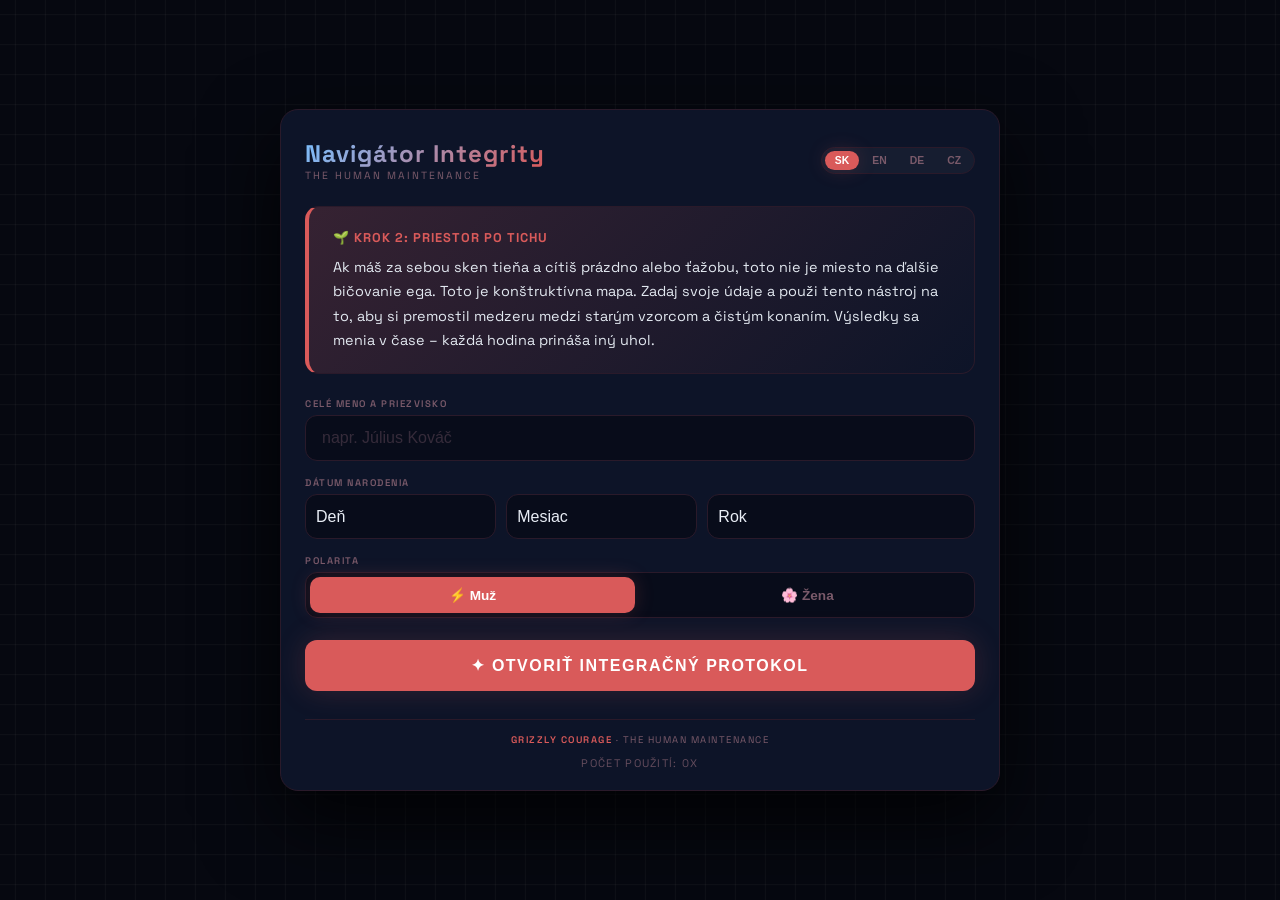
<file: systems/integrita-navigacia/index.html>
<!DOCTYPE html>
<html lang="sk">
<head>
    <meta charset="UTF-8">
    <meta name="viewport" content="width=device-width, initial-scale=1.0, maximum-scale=1.0, user-scalable=no">
    <title>The Human Maintenance — Navigátor Integrity</title>
    <style>
        * {
            margin: 0;
            padding: 0;
            box-sizing: border-box;
        }

        :root {
            --bg: #060810;
            --card: #0d1428;
            --border: #1e2a4a;
            --text: #e8edf5;
            --muted: #6a7a9a;
            --accent: #38bdf8;
            --glow: rgba(56, 189, 248, 0.15);
            --radius: 18px;
        }

        body {
            background: var(--bg);
            color: var(--text);
            font-family: -apple-system, BlinkMacSystemFont, "Segoe UI", Roboto, Helvetica, Arial, sans-serif;
            min-height: 100vh;
            display: flex;
            align-items: center;
            justify-content: center;
            padding: 16px;
            -webkit-font-smoothing: antialiased;
        }

        body.female {
            --accent: #f472b6;
            --glow: rgba(244, 114, 182, 0.15);
        }

        .app {
            max-width: 720px;
            width: 100%;
            background: var(--card);
            border-radius: var(--radius);
            border: 1px solid var(--border);
            padding: 28px 24px 20px;
            box-shadow: 0 30px 80px rgba(0, 0, 0, 0.8);
            position: relative;
            overflow: hidden;
        }

        .header {
            display: flex;
            justify-content: space-between;
            align-items: center;
            margin-bottom: 24px;
            flex-wrap: wrap;
            gap: 8px;
        }

        .logo h1 {
            font-size: 1.5rem;
            font-weight: 700;
            letter-spacing: 1px;
            background: linear-gradient(135deg, #7abfff, var(--accent));
            -webkit-background-clip: text;
            -webkit-text-fill-color: transparent;
            background-clip: text;
        }

        .logo span {
            display: block;
            font-size: 0.65rem;
            font-weight: 400;
            color: var(--muted);
            letter-spacing: 2px;
            text-transform: uppercase;
            -webkit-text-fill-color: var(--muted);
        }

        .lang-selector {
            display: flex;
            gap: 3px;
            background: rgba(255, 255, 255, 0.04);
            border-radius: 30px;
            padding: 3px;
            border: 1px solid var(--border);
        }

        .lang-selector button {
            background: transparent;
            border: none;
            color: var(--muted);
            padding: 4px 10px;
            border-radius: 30px;
            font-size: 0.65rem;
            font-weight: 700;
            cursor: pointer;
            transition: 0.25s;
            text-transform: uppercase;
        }

        .lang-selector button.active {
            background: var(--accent);
            color: #fff;
            box-shadow: 0 0 20px var(--glow);
        }

        .info-box {
            background: linear-gradient(135deg, var(--glow), var(--card));
            border: 1px solid var(--border);
            border-left: 4px solid var(--accent);
            border-radius: 14px;
            padding: 20px 24px;
            margin-bottom: 24px;
            color: #e2e8f0;
            font-size: 0.9rem;
            line-height: 1.7;
        }

        .info-box strong {
            color: var(--accent);
            text-transform: uppercase;
            letter-spacing: 1px;
            display: block;
            margin-bottom: 6px;
            font-size: 0.8rem;
        }

        .form-section {
            margin-bottom: 6px;
        }

        .form-section.hidden {
            display: none;
        }

        .form-group {
            margin-bottom: 16px;
        }

        .form-group label {
            display: block;
            font-size: 0.6rem;
            text-transform: uppercase;
            letter-spacing: 1.5px;
            color: var(--muted);
            margin-bottom: 5px;
            font-weight: 600;
        }

        .form-group input {
            width: 100%;
            padding: 13px 16px;
            background: #080c1a;
            border: 1px solid var(--border);
            border-radius: 12px;
            color: var(--text);
            font-size: 1rem;
            transition: 0.3s;
            outline: none;
        }

        .form-group input:focus {
            border-color: var(--accent);
            box-shadow: 0 0 0 3px var(--glow);
        }

        .form-group input::placeholder {
            color: var(--muted);
            opacity: 0.4;
        }

        .date-row {
            display: grid;
            grid-template-columns: 1fr 1fr 1.4fr;
            gap: 10px;
        }

        .date-row select {
            padding: 13px 10px;
            background: #080c1a;
            border: 1px solid var(--border);
            border-radius: 12px;
            color: var(--text);
            font-size: 1rem;
            outline: none;
            transition: 0.3s;
            appearance: none;
            -webkit-appearance: none;
            cursor: pointer;
        }

        .date-row select:focus {
            border-color: var(--accent);
            box-shadow: 0 0 0 3px var(--glow);
        }

        .gender-toggle {
            display: flex;
            gap: 10px;
            background: #080c1a;
            border-radius: 12px;
            padding: 4px;
            border: 1px solid var(--border);
        }

        .gender-toggle button {
            flex: 1;
            padding: 10px 0;
            border: none;
            background: transparent;
            color: var(--muted);
            font-size: 0.85rem;
            font-weight: 600;
            border-radius: 10px;
            cursor: pointer;
            transition: 0.25s;
        }

        .gender-toggle button.active {
            background: var(--accent);
            color: #fff;
            box-shadow: 0 0 20px var(--glow);
        }

        .btn-primary {
            width: 100%;
            padding: 16px;
            background: var(--accent);
            border: none;
            border-radius: 12px;
            color: #fff;
            font-size: 1rem;
            font-weight: 700;
            letter-spacing: 1.5px;
            cursor: pointer;
            transition: 0.3s;
            text-transform: uppercase;
            margin-top: 6px;
            box-shadow: 0 0 30px var(--glow);
        }

        .btn-primary:hover {
            transform: scale(1.01);
            box-shadow: 0 0 50px var(--glow);
        }

        .results-container {
            display: none;
            margin-top: 10px;
        }

        .results-container.active {
            display: block;
            animation: fadeIn 0.6s ease;
        }

        @keyframes fadeIn {
            0% { opacity: 0; transform: translateY(20px); }
            100% { opacity: 1; transform: translateY(0); }
        }

        .result-block {
            background: rgba(255, 255, 255, 0.02);
            border: 1px solid var(--border);
            border-radius: 14px;
            padding: 22px 20px;
            margin-bottom: 16px;
            transition: border-color 0.3s;
            border-left: 3px solid var(--accent);
        }

        .result-block .title {
            font-size: 0.8rem;
            font-weight: 700;
            letter-spacing: 1px;
            text-transform: uppercase;
            color: var(--accent);
            margin-bottom: 6px;
            display: flex;
            justify-content: space-between;
            align-items: center;
        }

        .result-block .title .tag {
            font-size: 0.55rem;
            color: var(--muted);
            background: rgba(255, 255, 255, 0.04);
            padding: 2px 12px;
            border-radius: 30px;
            border: 1px solid var(--border);
        }

        .result-block p {
            font-size: 0.95rem;
            line-height: 1.8;
            color: #d0d8e8;
            margin-top: 4px;
        }

        .result-block .highlight {
            color: var(--accent);
            font-weight: 600;
        }

        .score-bar {
            display: flex;
            align-items: center;
            gap: 10px;
            margin: 6px 0 2px;
        }
        .score-bar .bar {
            height: 6px;
            flex: 1;
            background: #1a2a3a;
            border-radius: 4px;
            overflow: hidden;
        }
        .score-bar .bar .fill {
            height: 100%;
            border-radius: 4px;
            transition: width 0.6s ease;
        }
        .score-bar .label {
            font-size: 0.7rem;
            color: var(--muted);
            min-width: 36px;
            text-align: right;
        }
        .score-bar .sname {
            font-size: 0.7rem;
            color: var(--muted);
            min-width: 70px;
        }
        .overall-score {
            display: inline-flex;
            align-items: center;
            gap: 8px;
            padding: 4px 14px;
            border-radius: 30px;
            background: rgba(255,255,255,0.04);
            border: 1px solid var(--border);
            font-size: 0.8rem;
            margin-top: 4px;
        }
        .overall-score .circle {
            width: 14px;
            height: 14px;
            border-radius: 50%;
            background: var(--accent);
        }
        .overall-score .num {
            font-weight: 700;
            color: var(--accent);
        }

        .btn-restart {
            display: block;
            width: 100%;
            padding: 12px;
            background: transparent;
            border: 1px solid var(--border);
            border-radius: 12px;
            color: var(--muted);
            font-size: 0.8rem;
            cursor: pointer;
            transition: 0.3s;
            text-align: center;
            margin-top: 8px;
        }

        .btn-restart:hover {
            border-color: var(--accent);
            color: #fff;
        }

        .refresh-btn {
            background: transparent;
            border: 1px solid var(--border);
            color: var(--muted);
            padding: 4px 14px;
            border-radius: 30px;
            cursor: pointer;
            font-size: 0.7rem;
            transition: 0.3s;
            flex: 0 1 auto;
        }
        .refresh-btn:hover {
            border-color: var(--accent);
            color: #fff;
        }

        .footer {
            margin-top: 28px;
            padding-top: 14px;
            border-top: 1px solid var(--border);
            text-align: center;
            font-size: 0.6rem;
            color: var(--muted);
            letter-spacing: 1.5px;
            text-transform: uppercase;
        }

        .footer strong {
            color: var(--accent);
            font-weight: 600;
        }

        @media (max-width: 480px) {
            .app {
                padding: 18px 14px 16px;
            }
            .logo h1 {
                font-size: 1.2rem;
            }
            .result-block {
                padding: 16px 14px;
            }
            .result-block p {
                font-size: 0.9rem;
            }
            .date-row {
                grid-template-columns: 1fr 1fr 1.2fr;
                gap: 6px;
            }
            .date-row select {
                padding: 11px 6px;
                font-size: 0.9rem;
            }
            .header {
                flex-direction: column;
                align-items: stretch;
            }
            .lang-selector {
                align-self: flex-start;
            }
            .score-bar .sname {
                min-width: 50px;
                font-size: 0.6rem;
            }
        }
    </style>

    <link rel="preconnect" href="https://fonts.googleapis.com">
    <link rel="preconnect" href="https://fonts.gstatic.com" crossorigin>
    <link href="https://fonts.googleapis.com/css2?family=Orbitron:wght@600;700;800;900&family=Space+Grotesk:wght@400;500;600;700&display=swap" rel="stylesheet">
    <link rel="stylesheet" href="../../css/variables.css">
    <link rel="stylesheet" href="../../css/base.css">
    <link rel="icon" href="../../images/logo-projektu.png">
</head>
<body class="hm-grid-bg">
<div class="hm-topbar">
    <a class="hm-back" href="../../index.html">
        <svg viewBox="0 0 24 24" fill="none" stroke="currentColor" stroke-width="2.4" stroke-linecap="round" stroke-linejoin="round"><path d="M15 18l-6-6 6-6"/></svg>
        Späť do centra
    </a>
    <span class="hm-system-tag">Navigátor Integrity</span>
</div>

    <div class="app" id="app">
        <div class="header">
            <div class="logo">
                <h1 id="appTitle">Navigátor Integrity</h1>
                <span id="subBrand">The Human Maintenance</span>
            </div>
            <div class="lang-selector" id="langSelector">
                <button class="active" data-lang="sk">SK</button>
                <button data-lang="en">EN</button>
                <button data-lang="de">DE</button>
                <button data-lang="cz">CZ</button>
            </div>
        </div>

        <div class="info-box">
            <strong id="infoTitle">🌱 Krok 2: Priestor po tichu</strong>
            <p id="infoText">Ak máš za sebou sken tieňa a cítiš prázdno alebo ťažobu, toto nie je miesto na ďalšie bičovanie ega. Toto je konštruktívna mapa. Zadaj svoje údaje a použi tento nástroj na to, aby si premostil medzeru medzi starým vzorcom a čistým konaním. Výsledky sa menia v čase – každá hodina prináša iný uhol.</p>
        </div>

        <div class="form-section" id="formSection">
            <div class="form-group">
                <label id="lblName">Celé meno a priezvisko</label>
                <input type="text" id="fullName" placeholder="napr. Július Kováč">
            </div>
            <div class="form-group">
                <label id="lblBirth">Dátum narodenia</label>
                <div class="date-row">
                    <select id="birthDay"><option value="">Deň</option></select>
                    <select id="birthMonth">
                        <option value="">Mesiac</option>
                        <option value="1">Január</option><option value="2">Február</option>
                        <option value="3">Marec</option><option value="4">Apríl</option>
                        <option value="5">Máj</option><option value="6">Jún</option>
                        <option value="7">Júl</option><option value="8">August</option>
                        <option value="9">September</option><option value="10">Október</option>
                        <option value="11">November</option><option value="12">December</option>
                    </select>
                    <select id="birthYear"><option value="">Rok</option></select>
                </div>
            </div>
            <div class="form-group">
                <label id="lblGender">Polarita</label>
                <div class="gender-toggle" id="genderToggle">
                    <button class="active" data-gender="m">⚡ Muž</button>
                    <button data-gender="f">🌸 Žena</button>
                </div>
            </div>
            <button class="btn-primary" id="btnStart">✦ Otvoriť integračný protokol</button>
        </div>

        <div class="results-container" id="resultsContainer">
            <div id="outputWrapper"></div>
            <div style="display:flex; gap:10px; margin-top:8px; flex-wrap:wrap; justify-content:center;">
                <button class="btn-restart" id="btnRestart" style="flex:1; min-width:140px;">↺ Začať odznova</button>
                <button class="refresh-btn" id="btnRefresh">⟳ Obnoviť teraz</button>
            </div>
        </div>

        <div class="footer">
            <strong>Grizzly Courage</strong> · The Human Maintenance
            <div id="systemUsageCounter" style="margin-top:10px; font-size:11px; letter-spacing:.12em; text-transform:uppercase; opacity:.8;">Počet použití: 0x</div>
        </div>
    </div>

    <script>
        (function() {
            'use strict';

            // ================================================================
            // 1. JAZYKOVÉ PREKLADY (rozšírené)
            // ================================================================
            const LANG = {
                sk: {
                    title: 'Navigátor Integrity',
                    brand: 'The Human Maintenance',
                    name: 'Celé meno a priezvisko',
                    namePlaceholder: 'napr. Július Kováč',
                    birth: 'Dátum narodenia',
                    gender: 'Polarita',
                    male: '⚡ Muž',
                    female: '🌸 Žena',
                    start: '✦ Otvoriť integračný protokol',
                    restart: '↺ Začať odznova',
                    refresh: '⟳ Obnoviť teraz',
                    alert: 'Prosím, vyplňte meno a dátum narodenia.',
                    infoTitle: '🌱 Krok 2: Priestor po tichu',
                    infoText: 'Ak máš za sebou sken tieňa a cítiš prázdno alebo ťažobu, toto nie je miesto na ďalšie bičovanie ega. Toto je konštruktívna mapa. Zadaj svoje údaje a použi tento nástroj na to, aby si premostil medzeru medzi starým vzorcom a čistým konaním. Výsledky sa menia v čase – každá hodina prináša iný uhol.',
                    parts: {
                        trigger: '1. Identifikácia spúšťača',
                        decode: '2. Dekódovanie emócie',
                        pause: '3. Nástroj prvej pomoci',
                        redirect: '4. Presmerovanie energie',
                        compassion: '5. Zavedenie súcitu',
                        action: '6. Konštruktívny krok',
                        daily: '7. Denný kód stability',
                        sovereign: '8. Definitívny manifest'
                    },
                    tags: {
                        trigger: 'kde zapína ego',
                        decode: 'strach vs. pýcha',
                        pause: 'ticho a dych',
                        redirect: 'tlak verzus pokoj',
                        compassion: 'mäkkosť k sebe',
                        action: 'jedna čistá akcia',
                        daily: 'aktuálna priorita',
                        sovereign: 'sloboda bez manipulácie'
                    },
                    scores: {
                        integrity: 'Integrita',
                        alignment: 'Súlad',
                        clarity: 'Jasnosť',
                        overall: 'Celkové skóre integrity'
                    }
                },
                en: {
                    title: 'Navigator of Integrity',
                    brand: 'The Human Maintenance',
                    name: 'Full Name',
                    namePlaceholder: 'e.g. John Doe',
                    birth: 'Date of Birth',
                    gender: 'Polarity',
                    male: '⚡ Male',
                    female: '🌸 Female',
                    start: '✦ Open Integration Protocol',
                    restart: '↺ Start Over',
                    refresh: '⟳ Refresh now',
                    alert: 'Please fill in your name and date of birth.',
                    infoTitle: '🌱 Step 2: Space after silence',
                    infoText: 'If you have done a shadow scan and feel emptiness or heaviness, this is not a place for further ego-whipping. This is a constructive map. Enter your data and use this tool to bridge the gap between the old pattern and clean action. Results change over time – each hour brings a new perspective.',
                    parts: {
                        trigger: '1. Trigger Identification',
                        decode: '2. Emotion Decoding',
                        pause: '3. First Aid Tool',
                        redirect: '4. Energy Redirection',
                        compassion: '5. Introducing Compassion',
                        action: '6. Constructive Step',
                        daily: '7. Daily Stability Code',
                        sovereign: '8. Definitive Manifest'
                    },
                    tags: {
                        trigger: 'where ego switches on',
                        decode: 'fear vs. pride',
                        pause: 'silence and breath',
                        redirect: 'pressure vs. peace',
                        compassion: 'softness to self',
                        action: 'one clean action',
                        daily: 'current priority',
                        sovereign: 'freedom without manipulation'
                    },
                    scores: {
                        integrity: 'Integrity',
                        alignment: 'Alignment',
                        clarity: 'Clarity',
                        overall: 'Overall integrity score'
                    }
                },
                de: {
                    title: 'Integritäts-Navigator',
                    brand: 'The Human Maintenance',
                    name: 'Vollständiger Name',
                    namePlaceholder: 'z.B. Julius Kováč',
                    birth: 'Geburtsdatum',
                    gender: 'Polarität',
                    male: '⚡ Männlich',
                    female: '🌸 Weiblich',
                    start: '✦ Integrationsprotokoll öffnen',
                    restart: '↺ Neu beginnen',
                    refresh: '⟳ Jetzt aktualisieren',
                    alert: 'Bitte geben Sie Namen und Geburtsdatum ein.',
                    infoTitle: '🌱 Schritt 2: Raum nach der Stille',
                    infoText: 'Wenn du den Schatten-Scan hinter dir hast und Leere oder Schwere spürst, ist dies nicht der Ort für weitere Ego-Peitschen. Dies ist eine konstruktive Landkarte. Gib deine Daten ein und nutze dieses Werkzeug, um die Lücke zwischen dem alten Muster und reinem Handeln zu überbrücken. Ergebnisse ändern sich über die Zeit – jede Stunde bringt eine neue Perspektive.',
                    parts: {
                        trigger: '1. Auslöser-Identifikation',
                        decode: '2. Emotions-Dekodierung',
                        pause: '3. Erste-Hilfe-Werkzeug',
                        redirect: '4. Energie-Umleitung',
                        compassion: '5. Mitgefühl einführen',
                        action: '6. Konstruktiver Schritt',
                        daily: '7. Täglicher Stabilitäts-Code',
                        sovereign: '8. Definitives Manifest'
                    },
                    tags: {
                        trigger: 'wo das Ego einschaltet',
                        decode: 'Angst vs. Stolz',
                        pause: 'Stille und Atem',
                        redirect: 'Druck vs. Frieden',
                        compassion: 'Sanftheit zu sich selbst',
                        action: 'eine reine Handlung',
                        daily: 'aktuelle Priorität',
                        sovereign: 'Freiheit ohne Manipulation'
                    },
                    scores: {
                        integrity: 'Integrität',
                        alignment: 'Übereinstimmung',
                        clarity: 'Klarheit',
                        overall: 'Gesamt-Integritätswert'
                    }
                },
                cz: {
                    title: 'Navigátor Integrity',
                    brand: 'The Human Maintenance',
                    name: 'Celé jméno a příjmení',
                    namePlaceholder: 'např. Julius Kováč',
                    birth: 'Datum narození',
                    gender: 'Polarita',
                    male: '⚡ Muž',
                    female: '🌸 Žena',
                    start: '✦ Otevřít integrační protokol',
                    restart: '↺ Začít znovu',
                    refresh: '⟳ Obnovit teď',
                    alert: 'Prosím, vyplňte jméno a datum narození.',
                    infoTitle: '🌱 Krok 2: Prostor po tichu',
                    infoText: 'Pokud máš za sebou sken stínu a cítíš prázdno nebo tíhu, toto není místo pro další bičování ega. Toto je konstruktivní mapa. Zadej své údaje a použij tento nástroj k překlenutí mezery mezi starým vzorcem a čistým jednáním. Výsledky se mění v čase – každá hodina přináší nový úhel pohledu.',
                    parts: {
                        trigger: '1. Identifikace spouštěče',
                        decode: '2. Dekódování emoce',
                        pause: '3. Nástroj první pomoci',
                        redirect: '4. Přesměrování energie',
                        compassion: '5. Zavedení soucitu',
                        action: '6. Konstruktivní krok',
                        daily: '7. Denní kód stability',
                        sovereign: '8. Definitivní manifest'
                    },
                    tags: {
                        trigger: 'kde zapíná ego',
                        decode: 'strach vs. pýcha',
                        pause: 'ticho a dech',
                        redirect: 'tlak versus klid',
                        compassion: 'měkkost k sobě',
                        action: 'jedna čistá akce',
                        daily: 'aktuální priorita',
                        sovereign: 'svoboda bez manipulace'
                    },
                    scores: {
                        integrity: 'Integrita',
                        alignment: 'Soulad',
                        clarity: 'Jasnost',
                        overall: 'Celkové skóre integrity'
                    }
                }
            };

            let currentLang = 'sk';
            let currentGender = 'm';

            // ================================================================
            // 2. NUMEROLOGICKÉ FUNKCIE (kompletné)
            // ================================================================
            function numerologySum(str) {
                let sum = 0;
                for (let ch of str) {
                    let d = parseInt(ch);
                    if (!isNaN(d)) sum += d;
                }
                while (sum > 9 && sum !== 11 && sum !== 22 && sum !== 33) {
                    sum = String(sum).split('').reduce((a, b) => parseInt(a) + parseInt(b), 0);
                }
                return sum;
            }

            function nameToNumber(name) {
                const map = {
                    'a': 1, 'á': 1, 'ä': 1, 'b': 2, 'c': 3, 'č': 3, 'd': 4, 'ď': 4,
                    'e': 5, 'é': 5, 'ě': 5, 'f': 6, 'g': 7, 'h': 8, 'ch': 8, 'i': 9,
                    'í': 9, 'j': 1, 'k': 2, 'l': 3, 'm': 4, 'n': 5, 'ň': 5, 'o': 6,
                    'ó': 6, 'ô': 6, 'p': 7, 'q': 8, 'r': 9, 'ř': 9, 's': 1, 'š': 1,
                    't': 2, 'ť': 2, 'u': 3, 'ú': 3, 'ů': 3, 'v': 4, 'w': 5, 'x': 6,
                    'y': 7, 'ý': 7, 'z': 8, 'ž': 8
                };
                let clean = name.toLowerCase().replace(/[^a-záäčďéěíňóôřšťúůýž]/g, '');
                let sum = 0;
                for (let ch of clean) {
                    if (map[ch]) sum += map[ch];
                }
                while (sum > 9 && sum !== 11 && sum !== 22 && sum !== 33) {
                    sum = String(sum).split('').reduce((a, b) => parseInt(a) + parseInt(b), 0);
                }
                return sum;
            }

            function getVowelsSum(name) {
                const vowels = 'aeiouyáäéíóôúý';
                let sum = 0;
                let clean = name.toLowerCase().replace(/[^a-záäčďéěíňóôřšťúůýž]/g, '');
                for (let ch of clean) {
                    if (vowels.includes(ch)) {
                        const map = {
                            'a': 1, 'á': 1, 'ä': 1, 'e': 5, 'é': 5, 'ě': 5,
                            'i': 9, 'í': 9, 'o': 6, 'ó': 6, 'ô': 6, 'u': 3,
                            'ú': 3, 'ů': 3, 'y': 7, 'ý': 7
                        };
                        sum += map[ch] || 0;
                    }
                }
                while (sum > 9 && sum !== 11 && sum !== 22 && sum !== 33) {
                    sum = String(sum).split('').reduce((a, b) => parseInt(a) + parseInt(b), 0);
                }
                return sum;
            }

            function getConsonantsSum(name) {
                const vowels = 'aeiouyáäéíóôúý';
                let sum = 0;
                let clean = name.toLowerCase().replace(/[^a-záäčďéěíňóôřšťúůýž]/g, '');
                for (let ch of clean) {
                    if (!vowels.includes(ch)) {
                        const map = {
                            'b': 2, 'c': 3, 'č': 3, 'd': 4, 'ď': 4, 'f': 6,
                            'g': 7, 'h': 8, 'ch': 8, 'j': 1, 'k': 2, 'l': 3,
                            'm': 4, 'n': 5, 'ň': 5, 'p': 7, 'q': 8, 'r': 9,
                            'ř': 9, 's': 1, 'š': 1, 't': 2, 'ť': 2, 'v': 4,
                            'w': 5, 'x': 6, 'z': 8, 'ž': 8
                        };
                        sum += map[ch] || 0;
                    }
                }
                while (sum > 9 && sum !== 11 && sum !== 22 && sum !== 33) {
                    sum = String(sum).split('').reduce((a, b) => parseInt(a) + parseInt(b), 0);
                }
                return sum;
            }

            function getAdjustedDate(year, month, day, daysOffset) {
                const d = new Date(year, month - 1, day);
                d.setDate(d.getDate() + daysOffset);
                const y = d.getFullYear();
                const m = String(d.getMonth() + 1).padStart(2, '0');
                const dd = String(d.getDate()).padStart(2, '0');
                return `${y}${m}${dd}`;
            }

            function getPersonalYear(day, month, year, now) {
                const curYear = now.getFullYear();
                return numerologySum(String(day) + String(month) + String(curYear));
            }

            function getPersonalMonth(personalYear, now) {
                const curMonth = now.getMonth() + 1;
                return numerologySum(String(personalYear) + String(curMonth));
            }

            function getPersonalDay(personalMonth, now) {
                const curDay = now.getDate();
                return numerologySum(String(personalMonth) + String(curDay));
            }

            function getPersonalHour(personalYear, now) {
                const hour = now.getHours();
                return numerologySum(String(personalYear) + String(hour));
            }

            function getChallenge(day, month) {
                const diff = Math.abs(parseInt(day) - parseInt(month));
                return numerologySum(String(diff));
            }

            function getMaturity(lifePath, destiny) {
                return numerologySum(String(lifePath + destiny));
            }

            // ================================================================
            // 3. GENERÁTORY TEXTU – INTEGRAČNÝ PROTOKOL (8 ČASTÍ)
            // ================================================================

            // ---- 1. Spúšťač ----
            function generateTrigger(lifePath, challenge) {
                const base = {
                    1: 'Tvoj spúšťač je, keď niekto spochybní tvoju autoritu. Ego sa okamžite postaví do bojového módu.',
                    2: 'Tvoj spúšťač je, keď cítiš, že ťa niekto nepočúva alebo nerešpektuje. Reaguješ tichým vzdorom.',
                    3: 'Tvoj spúšťač je, keď tvoje slová nemajú odozvu. Začínaš byť prehnane výrečný alebo sarkastický.',
                    4: 'Tvoj spúšťač je chaos a neporiadok. Keď sa veci vymknú spod kontroly, zatneš sa a tlačíš ďalej.',
                    5: 'Tvoj spúšťač je nuda a stereotyp. Keď sa cítiš uväznený, unikáš do akcie alebo rozptýlenia.',
                    6: 'Tvoj spúšťač je, keď vidíš niekoho trpieť alebo keď sa cítiš nepotrebný. Reaguješ prehnanou starostlivosťou.',
                    7: 'Tvoj spúšťač je, keď cítiš, že ťa niekto podceňuje intelektuálne. Uzatváraš sa do seba a analyzuješ.',
                    8: 'Tvoj spúšťač je, keď stratíš kontrolu nad financiami alebo postavením. Prepínaš do režimu boja o prežitie.',
                    9: 'Tvoj spúšťač je nespravodlivosť a krivda. Emocionálne ťa to rozkýve a chceš to napraviť hneď a za každú cenu.'
                };
                const specific = {
                    1: ' Tvoja výzva: naučiť sa, že tvoja hodnota nie je v tom, že máš vždy pravdu.',
                    2: ' Tvoja výzva: naučiť sa, že tichá spolupráca je niekedy silnejšia než odpor.',
                    3: ' Tvoja výzva: naučiť sa, že nie všetko potrebuje komentár – niekedy stačí len byť.',
                    4: ' Tvoja výzva: naučiť sa, že nie všetko sa dá kontrolovať – a to je v poriadku.',
                    5: ' Tvoja výzva: naučiť sa, že sloboda nie je v úteku, ale v prijatí.',
                    6: ' Tvoja výzva: naučiť sa, že aj ty potrebuješ starostlivosť – a nie je to sebectvo.',
                    7: ' Tvoja výzva: naučiť sa, že nie všetko sa dá pochopiť rozumom – niekedy treba cítiť.',
                    8: ' Tvoja výzva: naučiť sa, že tvoja hodnota nie je v tom, čo vlastníš, ale v tom, kto si.',
                    9: ' Tvoja výzva: naučiť sa, že nie všetko sa dá napraviť – a to je súčasť života.'
                };
                const baseText = base[lifePath] || base[1];
                const specificText = specific[challenge] || specific[1];
                return baseText + ' ' + specificText;
            }

            // ---- 2. Dekódovanie emócie ----
            function generateDecode(destiny, personality) {
                const fear = {
                    1: 'Strach, že nebudeš mať kontrolu.',
                    2: 'Strach, že ťa nebudú mať radi.',
                    3: 'Strach, že tvoje slová nemajú váhu.',
                    4: 'Strach, že všetko stratíš.',
                    5: 'Strach zo zajatia a nudy.',
                    6: 'Strach, že si zbytočný.',
                    7: 'Strach z vlastnej hlúposti.',
                    8: 'Strach zo slabosti.',
                    9: 'Strach, že si sám.'
                };
                const pride = {
                    1: 'Pýcha na svoju nezávislosť a silu.',
                    2: 'Pýcha na svoju jemnosť a citlivosť.',
                    3: 'Pýcha na svoju výrečnosť a charizmu.',
                    4: 'Pýcha na svoju spoľahlivosť a vytrvalosť.',
                    5: 'Pýcha na svoju slobodu a dobrodružnosť.',
                    6: 'Pýcha na svoju starostlivosť a obetavosť.',
                    7: 'Pýcha na svoju múdrosť a analytickosť.',
                    8: 'Pýcha na svoju moc a úspech.',
                    9: 'Pýcha na svoju empatiu a humanizmus.'
                };
                const f = fear[destiny] || fear[1];
                const p = pride[personality] || pride[1];
                return `Pod povrchom tvojich reakcií sa často skrýva ${f}. Ale tvoje ego to prekrýva ${p}. Skús nabudúce, keď cítiš nával emócií, spýtať sa: "Čo sa naozaj deje? Je to strach, alebo pýcha?"`;
            }

            // ---- 3. Nástroj prvej pomoci ----
            function generatePause(soulUrge, maturity) {
                const pauseText = {
                    1: 'Keď cítiš, že strácaš kontrolu, zastav sa a trikrát sa pomaly nadýchni. Zameraj sa na ticho medzi nádychmi. Tvoj pokoj je v tom, že nič nemusíš riešiť hneď.',
                    2: 'Keď cítiš tlak, urob krok vzad – fyzicky aj mentálne. Predstav si, že sa pozeráš na situáciu z výšky. Tvoje emócie sú len vlny, ty si oceán.',
                    3: 'Keď cítiš, že ťa emócie preťažujú, povedz si: "Toto nie som ja, to je len môj starý vzorec." A daj si 10 sekúnd ticha. To ticho preruší automatickú reakciu.',
                    4: 'Keď cítiš vztek alebo frustráciu, polož ruku na srdce a sústreď sa na dych. Povedz si: "Som v bezpečí. Toto prejde."',
                    5: 'Keď cítiš nutkanie utiecť alebo niečo zmeniť, zastav sa a spýtaj sa: "Čo by som robil, keby som nemal strach?" Potom dýchaj.',
                    6: 'Keď cítiš, že sa obetuješ alebo preberáš zodpovednosť za iných, polož si otázku: "Je to naozaj moja zodpovednosť?" A dýchaj.',
                    7: 'Keď cítiš, že sa strácaš v myšlienkach, vráť sa k dychu. Sústreď sa na fyzické vnemy – nohy na zemi, vzduch v pľúcach. To ťa uzemní.',
                    8: 'Keď cítiš, že ti uniká kontrola, predstav si, že držíš v ruke malý kamienok. Sústreď sa na jeho hmotnosť. Toto je tvoj kotva.',
                    9: 'Keď cítiš, že ťa emócie zaplavujú, povedz si: "Môžem to cítiť, ale nemusím tomu uveriť." A dýchaj.'
                };
                const maturityText = {
                    1: ' Tvoja zrelosť ti hovorí, že najväčšia sila je v pokoji.',
                    2: ' Tvoja zrelosť ti hovorí, že harmónia začína v tebe.',
                    3: ' Tvoja zrelosť ti hovorí, že radosť je v prítomnosti.',
                    4: ' Tvoja zrelosť ti hovorí, že stabilita je v tvojom vnútri.',
                    5: ' Tvoja zrelosť ti hovorí, že sloboda je v prijatí.',
                    6: ' Tvoja zrelosť ti hovorí, že láska je v tvojom pokoji.',
                    7: ' Tvoja zrelosť ti hovorí, že múdrosť je v tichu.',
                    8: ' Tvoja zrelosť ti hovorí, že moc je v službe.',
                    9: ' Tvoja zrelosť ti hovorí, že naplnenie je v tvojom vnútri.'
                };
                const base = pauseText[soulUrge] || pauseText[1];
                const mat = maturityText[maturity] || maturityText[1];
                return base + ' ' + mat;
            }

            // ---- 4. Presmerovanie energie ----
            function generateRedirect(lifePath, destiny) {
                const base = {
                    1: 'Tvoja energia je ako riečny prúd – keď ju neusmerníš, rozleje sa. Najlepšie ju využiješ, keď sa zameráš na jeden cieľ.',
                    2: 'Tvoja energia je jemná, ale vytrvalá. Presmeruj ju do budovania vzťahov a spolupráce – tam nájdeš svoju silu.',
                    3: 'Tvoja energia je tvorivá a explozívna. Namiesto toho, aby si ju míňal na argumenty, tvori – píš, kresli, rozprávaj príbehy.',
                    4: 'Tvoja energia je praktická a sústredená. Presmeruj ju do práce, ktorá má zmysel – do budovania niečoho trvalého.',
                    5: 'Tvoja energia je divoká a neposedná. Namiesto úteku ju presmeruj do objavovania – cestuj, uč sa, spoznávaj nové veci.',
                    6: 'Tvoja energia je starostlivá a obetavá. Presmeruj ju najprv na seba – až potom na druhých. Inak vyhoríš.',
                    7: 'Tvoja energia je analytická a hlboká. Presmeruj ju do štúdia a reflexie – tam nájdeš odpovede, ktoré hľadáš.',
                    8: 'Tvoja energia je mocná a sústredená. Presmeruj ju do vedenia a zodpovednosti – ale s pokorou.',
                    9: 'Tvoja energia je empatická a idealistická. Presmeruj ju do služby – ale nezabúdaj na seba.'
                };
                const specific = {
                    1: ' Tvoj osud ti hovorí, že tvoja cesta je o tvorbe, nie o ničení.',
                    2: ' Tvoj osud ti hovorí, že tvoja cesta je o spolupráci, nie o samote.',
                    3: ' Tvoj osud ti hovorí, že tvoja cesta je o radosti, nie o boji.',
                    4: ' Tvoj osud ti hovorí, že tvoja cesta je o stabilite, nie o chaose.',
                    5: ' Tvoj osud ti hovorí, že tvoja cesta je o slobode, nie o úteku.',
                    6: ' Tvoj osud ti hovorí, že tvoja cesta je o láske, nie o obete.',
                    7: ' Tvoj osud ti hovorí, že tvoja cesta je o múdrosti, nie o izolácii.',
                    8: ' Tvoj osud ti hovorí, že tvoja cesta je o moci, nie o tyranii.',
                    9: ' Tvoj osud ti hovorí, že tvoja cesta je o humanizme, nie o obetavosti.'
                };
                const baseText = base[lifePath] || base[1];
                const specText = specific[destiny] || specific[1];
                return baseText + ' ' + specText;
            }

            // ---- 5. Súcit ----
            function generateCompassion(soulUrge, challenge) {
                const base = {
                    1: 'Keď zlyháš, povedz si: "Som človek, robím chyby. To neznamená, že nemám hodnotu."',
                    2: 'Keď cítiš vinu, povedz si: "Odpúšťam si. Minulosť nemôžem zmeniť, ale prítomnosť áno."',
                    3: 'Keď sa cítiš nedostatočný, povedz si: "Som dosť dobrý presne taký, aký som."',
                    4: 'Keď sa cítiš preťažený, povedz si: "Mám právo oddýchnuť si. Nie som stroj."',
                    5: 'Keď sa cítiš stratený, povedz si: "Je v poriadku nevedieť všetko. Dôležité je ísť ďalej."',
                    6: 'Keď sa cítiš zanedbaný, povedz si: "Zaslúžim si lásku a starostlivosť – od seba aj od iných."',
                    7: 'Keď sa cítiš sám, povedz si: "Nie som sám. Každý človek bojuje svoj boj."',
                    8: 'Keď sa cítiš slabý, povedz si: "Aj silní majú právo na odpočinok a podporu."',
                    9: 'Keď sa cítiš zbytočný, povedz si: "Môj život má zmysel – aj keď ho práve nevidím."'
                };
                const challengeText = {
                    1: ' Tvoja výzva je naučiť sa prijímať pomoc.',
                    2: ' Tvoja výzva je naučiť sa hovoriť o svojich pocitoch.',
                    3: ' Tvoja výzva je naučiť sa počúvať svoje potreby.',
                    4: ' Tvoja výzva je naučiť sa povedať "nie".',
                    5: ' Tvoja výzva je naučiť sa zostať pri veci.',
                    6: ' Tvoja výzva je naučiť sa prijímať od druhých.',
                    7: ' Tvoja výzva je naučiť sa dôverovať procesu.',
                    8: ' Tvoja výzva je naučiť sa, že slabosť nie je zlyhanie.',
                    9: ' Tvoja výzva je naučiť sa, že aj ty si dôležitý.'
                };
                const baseText = base[soulUrge] || base[1];
                const challText = challengeText[challenge] || challengeText[1];
                return baseText + ' ' + challText;
            }

            // ---- 6. Konštruktívny krok ----
            function generateAction(personalYear, personalMonth) {
                const yearText = {
                    1: 'Tento rok je o nových začiatkoch. Urob dnes jeden krok smerom k niečomu, čo si odkladal.',
                    2: 'Tento rok je o spolupráci. Dnes sa spoj s niekým, kto ti môže pomôcť.',
                    3: 'Tento rok je o kreativite. Dnes venuj aspoň 15 minút niečomu, čo ťa napĺňa.',
                    4: 'Tento rok je o budovaní. Dnes urob jeden praktický krok k svojmu dlhodobému cieľu.',
                    5: 'Tento rok je o zmene. Dnes vyskúšaj niečo nové – aj malá zmena môže zmeniť veľa.',
                    6: 'Tento rok je o láske a zodpovednosti. Dnes venuj čas niekomu, na kom ti záleží.',
                    7: 'Tento rok je o vnútornom raste. Dnes si nájdi 10 minút ticha a počúvaj svoje vnútro.',
                    8: 'Tento rok je o moci a kariére. Dnes urob jeden krok smerom k svojmu profesionálnemu cieľu.',
                    9: 'Tento rok je o zavŕšení. Dnes uzavri niečo, čo ťa už dlho ťaží.'
                };
                const monthText = {
                    1: ' Tento mesiac sa zameraj na odvahu – malé víťazstvá vedú k veľkým.',
                    2: ' Tento mesiac sa zameraj na spoluprácu – spoločné sily sú silnejšie.',
                    3: ' Tento mesiac sa zameraj na radosť – nájdi si čas na to, čo ťa baví.',
                    4: ' Tento mesiac sa zameraj na prácu – každý krok sa počíta.',
                    5: ' Tento mesiac sa zameraj na zmenu – otvor sa novým možnostiam.',
                    6: ' Tento mesiac sa zameraj na vzťahy – investuj do tých, ktoré ťa napĺňajú.',
                    7: ' Tento mesiac sa zameraj na seba – introspekcia ti prinesie odpovede.',
                    8: ' Tento mesiac sa zameraj na výsledky – tvoja práca prináša ovocie.',
                    9: ' Tento mesiac sa zameraj na odpustenie – zbav sa starých bŕzd.'
                };
                const y = yearText[personalYear] || yearText[1];
                const m = monthText[personalMonth] || monthText[1];
                return y + ' ' + m;
            }

            // ---- 7. Denný kód stability ----
            function generateDaily(personalDay, lifePath) {
                const dayText = {
                    1: 'Dnešný deň je o odvahe. Sprav niečo, čo si dlho odkladal – aj malý krok je víťazstvo.',
                    2: 'Dnešný deň je o spolupráci. Spoj sa s niekým, kto ti môže pomôcť, alebo pomôž ty jemu.',
                    3: 'Dnešný deň je o radosti. Nájdi si chvíľu na to, čo ťa naozaj baví.',
                    4: 'Dnešný deň je o práci. Sústreď sa na jednu vec a dotiahni ju do konca.',
                    5: 'Dnešný deň je o zmene. Otvor sa niečomu novému – aj malej zmene.',
                    6: 'Dnešný deň je o láske. Venuj pozornosť niekomu, na kom ti záleží.',
                    7: 'Dnešný deň je o tichu. Nájdi si čas pre seba – bez mobilu, bez ľudí.',
                    8: 'Dnešný deň je o výsledkoch. Zbieraj plody svojej práce – zaslúžiš si ich.',
                    9: 'Dnešný deň je o odpúšťaní. Nechaj minulosť minulosťou.'
                };
                const lifeText = {
                    1: ' Tvoja životná cesta ti pripomína, že si vodca – ale vodca vedie aj sám seba.',
                    2: ' Tvoja životná cesta ti pripomína, že tvoja sila je v spolupráci.',
                    3: ' Tvoja životná cesta ti pripomína, že tvoja radosť je tvojou najväčšou silou.',
                    4: ' Tvoja životná cesta ti pripomína, že tvoja vytrvalosť ťa dovedie ďaleko.',
                    5: ' Tvoja životná cesta ti pripomína, že tvoja sloboda je v tvojom rozhodnutí.',
                    6: ' Tvoja životná cesta ti pripomína, že tvoja starostlivosť je tvojím darom.',
                    7: ' Tvoja životná cesta ti pripomína, že tvoja múdrosť je v tvojom tichu.',
                    8: ' Tvoja životná cesta ti pripomína, že tvoja moc je v tvojej pokore.',
                    9: ' Tvoja životná cesta ti pripomína, že tvoje poslanie je v tvojej službe.'
                };
                const d = dayText[personalDay] || dayText[1];
                const l = lifeText[lifePath] || lifeText[1];
                return d + ' ' + l;
            }

            // ---- 8. Definitívny manifest - UPRAVENÝ ----
            function generateSovereign(allNumbers, now) {
                const [lifePath, design, destiny, soulUrge, personality, personalYear, personalMonth, personalDay, challenge, maturity] = allNumbers;
                const hour = now.getHours();
                const minute = now.getMinutes();

                const templates = [
                    `Tento nástroj končí tam, kde začína tvoj skutočný život. Tvoja životná cesta (${lifePath}) ti dala nástroje, tvoj osud (${destiny}) ti dal smer. Ale tvoja integrita (výzva ${challenge}) je most medzi nimi. Žiadne algoritmy ti nepovedia, ako máš žiť – to musíš urobiť ty sám. Si slobodný. Použi túto slobodu na to, aby si konal v súlade s tým, čo naozaj si.`,
                    `Tvoja duša (${soulUrge}) túži po autenticite, ale tvoja osobnosť (${personality}) sa bojí, čo si ľudia pomyslia. Tvoj manifest je jednoduchý: prestaň sa skrývať. Tvoj osobný rok (${personalYear}) je časom, kedy môžeš prestať hrať rolu a začať byť. Neboj sa – si na to pripravený.`,
                    `Tvoja zrelosť (${maturity}) ti hovorí, že najväčšia sila nie je v ovládaní, ale v odovzdaní. Tvoj tieň (výzva ${challenge}) ťa učí, že integrita nie je o tom, byť dokonalý – je o tom, byť celistvý. Tvoj dnešný deň (${personalDay}) ti dáva príležitosť začať.`,
                    `Tvoja životná cesta (${lifePath}) je o budovaní, ale tvoj osud (${destiny}) ťa volá k zmyslu. Tvoj manifest: prestaň stavať múry a začni stavať mosty. Tvoj osobný mesiac (${personalMonth}) ti dáva energiu na túto zmenu. Využi ju.`,
                    `Si tu preto, aby si žil v pravde. Tvoja duša (${soulUrge}) to vie – tvoje ego (${personality}) sa bojí. Tvoj manifest je odvaha byť zraniteľný. Tvoj osobný rok (${personalYear}) ti dáva priestor na túto odvahu. Neboj sa – všetci sme zraniteľní.`,
                    `Tvoja integrita nie je v tom, čo hovoríš, ale v tom, čo robíš. Tvoje čísla ti ukázali, kde si sa odchýlil. Tvoj deň (${personalDay}) je dňom, kedy sa môžeš vrátiť na správnu cestu. Tvoj osud (${destiny}) ti praje odvahu.`,
                    `Tvoj manifest je jednoduchý: prestaň sa porovnávať. Tvoja životná cesta (${lifePath}) je tvoja – nie cesta niekoho iného. Tvoj osobný mesiac (${personalMonth}) ti hovorí, že si na správnom mieste. Dôveruj tomu.`,
                    `Tvoja duša (${soulUrge}) volá po slobode, ale tvoja osobnosť (${personality}) sa bojí straty kontroly. Tvoj manifest: sloboda nie je v úteku, ale v prijatí. Tvoj osobný rok (${personalYear}) je časom, kedy sa to môžeš naučiť.`,
                    `Tvoja zrelosť (${maturity}) ti hovorí, že život je príliš krátky na to, aby si žil v klietke vlastných pravidiel. Tvoj tieň (výzva ${challenge}) ťa učí, že integrita je o tom, pustiť kontrolu a dôverovať procesu. Tvoj deň (${personalDay}) je dňom, kedy to môžeš začať.`,
                    `Tvoj manifest: si slobodný. Nie preto, že ti to niekto povedal, ale preto, že si si to uvedomil. Tvoja životná cesta (${lifePath}) ti dáva smer, tvoj osud (${destiny}) ti dáva zmysel. Teraz už len musíš konať. Tvoj osobný mesiac (${personalMonth}) ti dáva energiu.`
                ];

                const idx = (lifePath + challenge + destiny + hour + minute) % templates.length;
                let text = templates[idx];

                // Pridáme časovú pečiatku
                text += `\n\n⏱️ Tento manifest je platný práve teraz – ${now.toLocaleTimeString('sk-SK', { hour: '2-digit', minute: '2-digit', second: '2-digit' })}. Každá hodina prináša nový uhol.`;

                return text;
            }

            // ================================================================
            // 4. VÝPOČET SKÓRE INTEGRITY
            // ================================================================
            function calculateIntegrityScore(lifePath, destiny, soulUrge, personality, challenge, maturity) {
                // Súlad medzi dušou a osobnosťou
                const alignment = 100 - Math.min(100, Math.abs(soulUrge - personality) * 12);
                // Jasnosť – ako veľmi sú čísla vyvážené
                const clarity = 100 - Math.min(100, Math.abs(lifePath - destiny) * 10);
                // Integrita – založená na výzve a zrelosti
                const integrity = Math.min(100, (maturity * 10) + (10 - challenge) * 3);
                // Celkové skóre
                const overall = Math.round((alignment + clarity + integrity) / 3);
                return { alignment, clarity, integrity, overall };
            }

            // ================================================================
            // 5. ZOBRAZENIE VÝSLEDKOV
            // ================================================================
            function getFullOutput(name, day, month, year, gender) {
                const now = new Date();

                // Výpočty
                const birthStr = `${year}${String(month).padStart(2, '0')}${String(day).padStart(2, '0')}`;
                const designStr = getAdjustedDate(year, month, day, -88);

                const lifePath = numerologySum(birthStr);
                const design = numerologySum(designStr);
                const destiny = nameToNumber(name);
                const soulUrge = getVowelsSum(name);
                const personality = getConsonantsSum(name);
                const personalYear = getPersonalYear(day, month, year, now);
                const personalMonth = getPersonalMonth(personalYear, now);
                const personalDay = getPersonalDay(personalMonth, now);
                const challenge = getChallenge(day, month);
                const maturity = getMaturity(lifePath, destiny);

                const allNumbers = [lifePath, design, destiny, soulUrge, personality, personalYear, personalMonth, personalDay, challenge, maturity];

                // Generovanie textov
                const t = LANG[currentLang];
                const parts = t.parts;
                const tags = t.tags;

                const triggerText = generateTrigger(lifePath, challenge);
                const decodeText = generateDecode(destiny, personality);
                const pauseText = generatePause(soulUrge, maturity);
                const redirectText = generateRedirect(lifePath, destiny);
                const compassionText = generateCompassion(soulUrge, challenge);
                const actionText = generateAction(personalYear, personalMonth);
                const dailyText = generateDaily(personalDay, lifePath);
                const sovereignText = generateSovereign(allNumbers, now);

                // Skóre integrity
                const scores = calculateIntegrityScore(lifePath, destiny, soulUrge, personality, challenge, maturity);
                const s = t.scores;

                const colorForScore = (sc) => {
                    if (sc >= 70) return '#4ade80';
                    if (sc >= 40) return '#facc15';
                    return '#f87171';
                };
                const overallColor = colorForScore(scores.overall);

                const barHtml = (label, score) => `
                    <div class="score-bar">
                        <span class="sname">${label}</span>
                        <div class="bar"><div class="fill" style="width:${score}%; background:${colorForScore(score)};"></div></div>
                        <span class="label">${score}</span>
                    </div>
                `;

                const html = `
                    <!-- Skóre integrity -->
                    <div class="result-block" style="border-left-color: ${overallColor};">
                        <div class="title">📊 ${s.overall} <span class="tag">${scores.overall}/100</span></div>
                        ${barHtml(s.integrity, scores.integrity)}
                        ${barHtml(s.alignment, scores.alignment)}
                        ${barHtml(s.clarity, scores.clarity)}
                        <div class="overall-score">
                            <span class="circle" style="background:${overallColor};"></span>
                            <span class="num">${s.overall}: ${scores.overall}/100</span>
                        </div>
                    </div>

                    <div class="result-block">
                        <div class="title">${parts.trigger} <span class="tag">${tags.trigger}</span></div>
                        <p>${triggerText}</p>
                    </div>
                    <div class="result-block">
                        <div class="title">${parts.decode} <span class="tag">${tags.decode}</span></div>
                        <p>${decodeText}</p>
                    </div>
                    <div class="result-block">
                        <div class="title">${parts.pause} <span class="tag">${tags.pause}</span></div>
                        <p>${pauseText}</p>
                    </div>
                    <div class="result-block">
                        <div class="title">${parts.redirect} <span class="tag">${tags.redirect}</span></div>
                        <p>${redirectText}</p>
                    </div>
                    <div class="result-block">
                        <div class="title">${parts.compassion} <span class="tag">${tags.compassion}</span></div>
                        <p>${compassionText}</p>
                    </div>
                    <div class="result-block">
                        <div class="title">${parts.action} <span class="tag">${tags.action}</span></div>
                        <p>${actionText}</p>
                    </div>
                    <div class="result-block">
                        <div class="title">${parts.daily} <span class="tag">${tags.daily}</span></div>
                        <p>${dailyText}</p>
                    </div>
                    <div class="result-block">
                        <div class="title">${parts.sovereign} <span class="tag">${tags.sovereign}</span></div>
                        <p style="white-space:pre-line;">${sovereignText}</p>
                    </div>
                    <div style="text-align:right; font-size:0.6rem; color:var(--muted); margin-top:4px;">
                        Aktualizované: ${now.toLocaleTimeString('sk-SK', { hour: '2-digit', minute: '2-digit', second: '2-digit' })}
                    </div>
                `;

                return html;
            }

            // ================================================================
            // 6. APP
            // ================================================================
            const app = {
                init() {
                    this.cacheDom();
                    this.bindEvents();
                    this.populateDates();
                    this.updateLanguage('sk');
                },

                cacheDom() {
                    this.dom = {
                        langButtons: document.querySelectorAll('.lang-selector button'),
                        fullName: document.getElementById('fullName'),
                        birthDay: document.getElementById('birthDay'),
                        birthMonth: document.getElementById('birthMonth'),
                        birthYear: document.getElementById('birthYear'),
                        genderButtons: document.querySelectorAll('.gender-toggle button'),
                        btnStart: document.getElementById('btnStart'),
                        btnRestart: document.getElementById('btnRestart'),
                        btnRefresh: document.getElementById('btnRefresh'),
                        formSection: document.getElementById('formSection'),
                        resultsContainer: document.getElementById('resultsContainer'),
                        outputWrapper: document.getElementById('outputWrapper'),
                        appTitle: document.getElementById('appTitle'),
                        subBrand: document.getElementById('subBrand'),
                        infoTitle: document.getElementById('infoTitle'),
                        infoText: document.getElementById('infoText'),
                    };
                    this.lang = 'sk';
                    this.gender = 'm';
                    this.lastData = null;
                },

                bindEvents() {
                    this.dom.langButtons.forEach(btn => {
                        btn.addEventListener('click', () => {
                            this.updateLanguage(btn.dataset.lang);
                        });
                    });

                    this.dom.genderButtons.forEach(btn => {
                        btn.addEventListener('click', () => {
                            this.dom.genderButtons.forEach(b => b.classList.remove('active'));
                            btn.classList.add('active');
                            this.gender = btn.dataset.gender;
                            document.body.className = (this.gender === 'f' ? 'female ' : '') + 'hm-grid-bg';
                        });
                    });

                    this.dom.btnStart.addEventListener('click', () => this.startAnalysis());
                    this.dom.btnRestart.addEventListener('click', () => this.restart());
                    this.dom.btnRefresh.addEventListener('click', () => this.refreshAnalysis());
                    this.dom.fullName.addEventListener('keydown', (e) => {
                        if (e.key === 'Enter') this.startAnalysis();
                    });
                },

                populateDates() {
                    const daySel = this.dom.birthDay;
                    for (let i = 1; i <= 31; i++) {
                        const opt = document.createElement('option');
                        opt.value = i;
                        opt.textContent = i;
                        daySel.appendChild(opt);
                    }
                    const yearSel = this.dom.birthYear;
                    const curYear = new Date().getFullYear();
                    for (let y = curYear; y >= 1920; y--) {
                        const opt = document.createElement('option');
                        opt.value = y;
                        opt.textContent = y;
                        yearSel.appendChild(opt);
                    }
                },

                updateLanguage(lang) {
                    this.lang = lang;
                    const t = LANG[lang];
                    if (!t) return;

                    this.dom.langButtons.forEach(btn => {
                        btn.classList.toggle('active', btn.dataset.lang === lang);
                    });

                    this.dom.appTitle.textContent = t.title;
                    this.dom.subBrand.textContent = t.brand;
                    this.dom.infoTitle.textContent = t.infoTitle;
                    this.dom.infoText.textContent = t.infoText;
                    document.getElementById('lblName').textContent = t.name;
                    this.dom.fullName.placeholder = t.namePlaceholder;
                    document.getElementById('lblBirth').textContent = t.birth;
                    document.getElementById('lblGender').textContent = t.gender;
                    this.dom.genderButtons.forEach(btn => {
                        if (btn.dataset.gender === 'm') btn.textContent = t.male;
                        else btn.textContent = t.female;
                    });
                    this.dom.btnStart.textContent = t.start;
                    this.dom.btnRestart.textContent = t.restart;
                    if (this.dom.btnRefresh) this.dom.btnRefresh.textContent = t.refresh || '⟳ Obnoviť teraz';
                },

                startAnalysis() {
                    const name = this.dom.fullName.value.trim();
                    const day = parseInt(this.dom.birthDay.value);
                    const month = parseInt(this.dom.birthMonth.value);
                    const year = parseInt(this.dom.birthYear.value);

                    if (!name || !day || !month || !year) {
                        alert(LANG[this.lang].alert);
                        return;
                    }

                    const counterKey = (window.location.pathname.match(/\/systems\/([^/]+)\/index\.html$/) || [,'system'])[1] || 'system';
                    const counters = window.__HM_SYSTEM_USAGE__ || (window.__HM_SYSTEM_USAGE__ = {});
                    counters[counterKey] = (counters[counterKey] || 0) + 1;
                    const counterEl = document.getElementById('systemUsageCounter');
                    if (counterEl) counterEl.textContent = 'Počet použití: ' + counters[counterKey] + 'x';

                    this.lastData = { name, day, month, year };
                    this.displayResults();
                },

                refreshAnalysis() {
                    if (!this.lastData) {
                        alert('Najprv vykonaj sken.');
                        return;
                    }
                    this.displayResults();
                },

                displayResults() {
                    const d = this.lastData;
                    const html = getFullOutput(d.name, d.day, d.month, d.year, this.gender);
                    this.dom.outputWrapper.innerHTML = html;
                    this.dom.formSection.style.display = 'none';
                    this.dom.resultsContainer.classList.add('active');

                    const targetEl = this.dom.resultsContainer;
                    const rect = targetEl.getBoundingClientRect();
                    const targetPos = rect.top + window.pageYOffset - 80;
                    window.scrollTo({ top: targetPos, behavior: 'smooth' });
                },

                restart() {
                    this.dom.resultsContainer.classList.remove('active');
                    this.dom.formSection.style.display = 'block';
                    this.dom.outputWrapper.innerHTML = '';
                    this.lastData = null;
                    window.scrollTo({ top: 0, behavior: 'smooth' });
                }
            };

            document.addEventListener('DOMContentLoaded', () => app.init());
            window.app = app;
        })();
    </script>
    <script src="../../js/common-systems.js"></script>
</body>
</html>
</file>
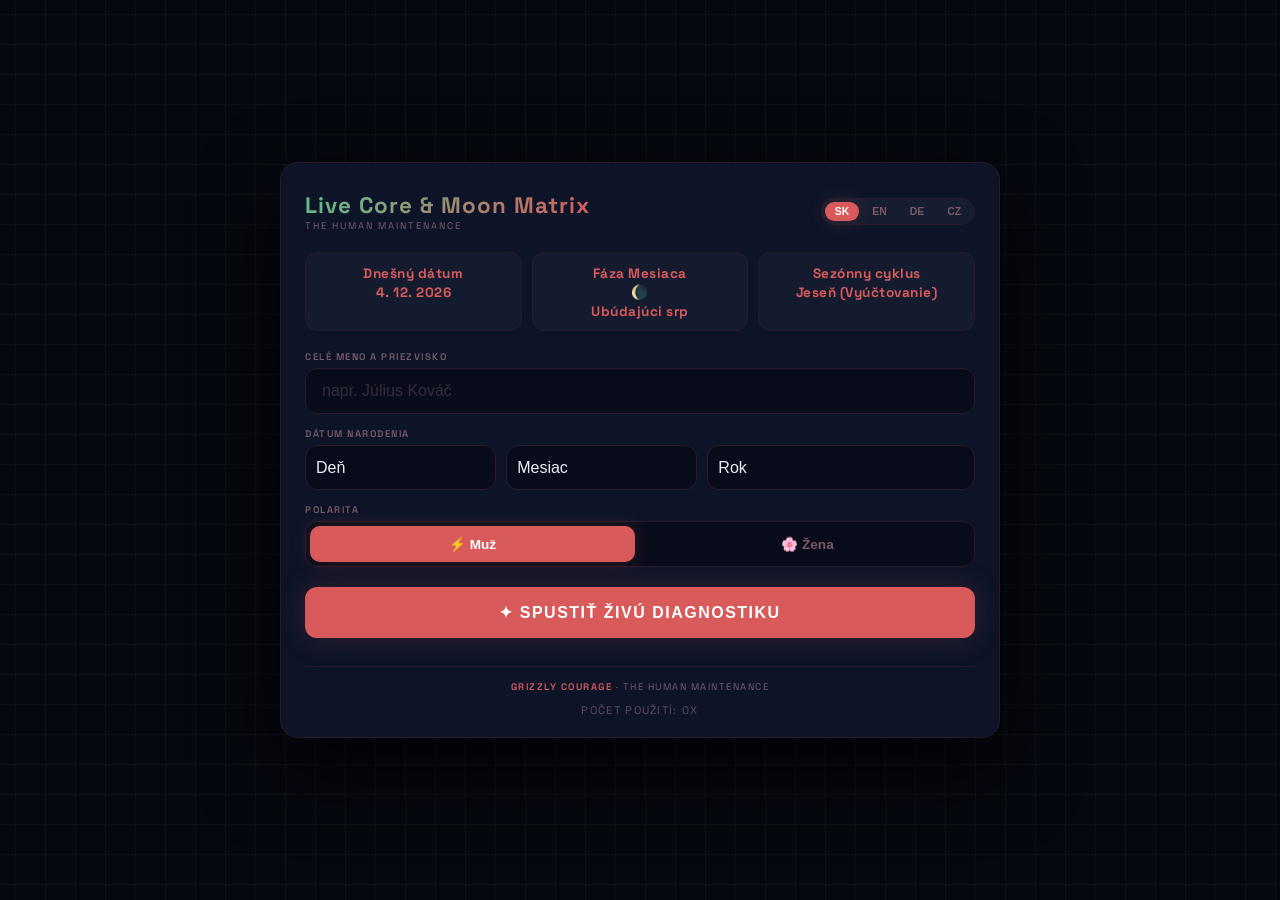
<file: systems/live-core-moon/index.html>
<!DOCTYPE html>
<html lang="sk">
<head>
    <meta charset="UTF-8">
    <meta name="viewport" content="width=device-width, initial-scale=1.0, maximum-scale=1.0, user-scalable=no">
    <title>The Human Maintenance — Live Core & Moon Matrix</title>
    <style>
        * {
            margin: 0;
            padding: 0;
            box-sizing: border-box;
        }

        :root {
            --bg: #060810;
            --card: #0d1428;
            --border: #1a2a3a;
            --text: #e8edf5;
            --muted: #6a8a9a;
            --accent: #10b981;
            --glow: rgba(16, 185, 129, 0.2);
            --radius: 18px;
        }

        body {
            background: var(--bg);
            color: var(--text);
            font-family: -apple-system, BlinkMacSystemFont, "Segoe UI", Roboto, Helvetica, Arial, sans-serif;
            min-height: 100vh;
            display: flex;
            align-items: center;
            justify-content: center;
            padding: 16px;
            -webkit-font-smoothing: antialiased;
        }

        body.female {
            --accent: #f472b6;
            --glow: rgba(244, 114, 182, 0.2);
            --border: #3a1a3a;
            --muted: #9a7a8a;
        }

        .app {
            max-width: 720px;
            width: 100%;
            background: var(--card);
            border-radius: var(--radius);
            border: 1px solid var(--border);
            padding: 28px 24px 20px;
            box-shadow: 0 30px 80px rgba(0, 0, 0, 0.8);
            position: relative;
            overflow: hidden;
        }

        .header {
            display: flex;
            justify-content: space-between;
            align-items: center;
            margin-bottom: 20px;
            flex-wrap: wrap;
            gap: 8px;
        }

        .logo h1 {
            font-size: 1.4rem;
            font-weight: 700;
            letter-spacing: 1px;
            background: linear-gradient(135deg, #5dbf8a, var(--accent));
            -webkit-background-clip: text;
            -webkit-text-fill-color: transparent;
            background-clip: text;
        }

        .logo span {
            display: block;
            font-size: 0.6rem;
            font-weight: 400;
            color: var(--muted);
            letter-spacing: 2px;
            text-transform: uppercase;
            -webkit-text-fill-color: var(--muted);
        }

        .lang-selector {
            display: flex;
            gap: 3px;
            background: rgba(255, 255, 255, 0.04);
            border-radius: 30px;
            padding: 3px;
            border: 1px solid var(--border);
        }

        .lang-selector button {
            background: transparent;
            border: none;
            color: var(--muted);
            padding: 4px 10px;
            border-radius: 30px;
            font-size: 0.65rem;
            font-weight: 700;
            cursor: pointer;
            transition: 0.25s;
            text-transform: uppercase;
        }

        .lang-selector button.active {
            background: var(--accent);
            color: #fff;
            box-shadow: 0 0 20px var(--glow);
        }

        .live-status-bar {
            display: grid;
            grid-template-columns: repeat(3, 1fr);
            gap: 10px;
            margin-bottom: 20px;
        }

        .status-pill {
            background: rgba(255, 255, 255, 0.03);
            border: 1px solid var(--border);
            border-radius: 12px;
            padding: 10px 8px;
            text-align: center;
            font-size: 0.7rem;
            color: var(--muted);
        }

        .status-pill span {
            display: block;
            color: var(--accent);
            font-weight: 700;
            font-size: 0.85rem;
            margin-top: 2px;
            letter-spacing: 0.5px;
        }

        .moon-display {
            display: flex;
            align-items: center;
            justify-content: center;
            gap: 6px;
        }

        .moon-icon {
            font-size: 1.1rem;
        }

        .form-section {
            margin-bottom: 6px;
        }

        .form-section.hidden {
            display: none;
        }

        .form-group {
            margin-bottom: 14px;
        }

        .form-group label {
            display: block;
            font-size: 0.6rem;
            text-transform: uppercase;
            letter-spacing: 1.5px;
            color: var(--muted);
            margin-bottom: 5px;
            font-weight: 600;
        }

        .form-group input {
            width: 100%;
            padding: 13px 16px;
            background: #080c1a;
            border: 1px solid var(--border);
            border-radius: 12px;
            color: var(--text);
            font-size: 1rem;
            transition: 0.3s;
            outline: none;
        }

        .form-group input:focus {
            border-color: var(--accent);
            box-shadow: 0 0 0 3px var(--glow);
        }

        .form-group input::placeholder {
            color: var(--muted);
            opacity: 0.4;
        }

        .date-row {
            display: grid;
            grid-template-columns: 1fr 1fr 1.4fr;
            gap: 10px;
        }

        .date-row select {
            padding: 13px 10px;
            background: #080c1a;
            border: 1px solid var(--border);
            border-radius: 12px;
            color: var(--text);
            font-size: 1rem;
            outline: none;
            transition: 0.3s;
            appearance: none;
            -webkit-appearance: none;
            cursor: pointer;
        }

        .date-row select:focus {
            border-color: var(--accent);
            box-shadow: 0 0 0 3px var(--glow);
        }

        .gender-toggle {
            display: flex;
            gap: 10px;
            background: #080c1a;
            border-radius: 12px;
            padding: 4px;
            border: 1px solid var(--border);
        }

        .gender-toggle button {
            flex: 1;
            padding: 10px 0;
            border: none;
            background: transparent;
            color: var(--muted);
            font-size: 0.85rem;
            font-weight: 600;
            border-radius: 10px;
            cursor: pointer;
            transition: 0.25s;
        }

        .gender-toggle button.active {
            background: var(--accent);
            color: #fff;
            box-shadow: 0 0 20px var(--glow);
        }

        .btn-primary {
            width: 100%;
            padding: 16px;
            background: var(--accent);
            border: none;
            border-radius: 12px;
            color: #fff;
            font-size: 1rem;
            font-weight: 700;
            letter-spacing: 1.5px;
            cursor: pointer;
            transition: 0.3s;
            text-transform: uppercase;
            margin-top: 6px;
            box-shadow: 0 0 30px var(--glow);
        }

        .btn-primary:hover {
            transform: scale(1.01);
            box-shadow: 0 0 50px var(--glow);
        }

        .results-container {
            display: none;
            margin-top: 10px;
        }

        .results-container.active {
            display: block;
            animation: fadeIn 0.6s ease;
        }

        @keyframes fadeIn {
            0% { opacity: 0; transform: translateY(20px); }
            100% { opacity: 1; transform: translateY(0); }
        }

        .result-block {
            background: rgba(255, 255, 255, 0.02);
            border: 1px solid var(--border);
            border-radius: 14px;
            padding: 20px 18px;
            margin-bottom: 14px;
            transition: border-color 0.3s;
            border-left: 3px solid var(--accent);
        }

        .result-block .title {
            font-size: 0.75rem;
            font-weight: 700;
            letter-spacing: 1px;
            text-transform: uppercase;
            color: var(--accent);
            margin-bottom: 4px;
            display: flex;
            justify-content: space-between;
            align-items: center;
        }

        .result-block .title .tag {
            font-size: 0.5rem;
            color: var(--muted);
            background: rgba(255, 255, 255, 0.04);
            padding: 2px 10px;
            border-radius: 30px;
            border: 1px solid var(--border);
            font-weight: 400;
        }

        .result-block p {
            font-size: 0.92rem;
            line-height: 1.7;
            color: #d0d8e8;
            margin-top: 2px;
        }

        .result-block .highlight {
            color: var(--accent);
            font-weight: 600;
        }

        .btn-restart {
            display: block;
            width: 100%;
            padding: 12px;
            background: transparent;
            border: 1px solid var(--border);
            border-radius: 12px;
            color: var(--muted);
            font-size: 0.8rem;
            cursor: pointer;
            transition: 0.3s;
            text-align: center;
            margin-top: 8px;
        }

        .btn-restart:hover {
            border-color: var(--accent);
            color: #fff;
        }

        .footer {
            margin-top: 28px;
            padding-top: 14px;
            border-top: 1px solid var(--border);
            text-align: center;
            font-size: 0.6rem;
            color: var(--muted);
            letter-spacing: 1.5px;
            text-transform: uppercase;
        }

        .footer strong {
            color: var(--accent);
            font-weight: 600;
        }

        @media (max-width: 480px) {
            .app {
                padding: 16px 12px 14px;
            }

            .logo h1 {
                font-size: 1.2rem;
            }

            .result-block {
                padding: 14px 12px;
            }

            .result-block p {
                font-size: 0.85rem;
            }

            .date-row {
                grid-template-columns: 1fr 1fr 1.2fr;
                gap: 6px;
            }

            .date-row select {
                padding: 11px 6px;
                font-size: 0.9rem;
            }

            .header {
                flex-direction: column;
                align-items: stretch;
            }

            .lang-selector {
                align-self: flex-start;
            }

            .live-status-bar {
                grid-template-columns: 1fr 1fr;
                gap: 6px;
            }

            .live-status-bar .status-pill:last-child {
                grid-column: span 2;
            }
        }
    </style>

    <link rel="preconnect" href="https://fonts.googleapis.com">
    <link rel="preconnect" href="https://fonts.gstatic.com" crossorigin>
    <link href="https://fonts.googleapis.com/css2?family=Orbitron:wght@600;700;800;900&family=Space+Grotesk:wght@400;500;600;700&display=swap" rel="stylesheet">
    <link rel="stylesheet" href="../../css/variables.css">
    <link rel="stylesheet" href="../../css/base.css">
    <link rel="icon" href="../../images/logo-projektu.png">
</head>
<body class="hm-grid-bg">
<div class="hm-topbar">
    <a class="hm-back" href="../../index.html">
        <svg viewBox="0 0 24 24" fill="none" stroke="currentColor" stroke-width="2.4" stroke-linecap="round" stroke-linejoin="round"><path d="M15 18l-6-6 6-6"/></svg>
        Späť do centra
    </a>
    <span class="hm-system-tag">Live Core & Moon Matrix</span>
</div>

    <div class="app" id="app">
        <div class="header">
            <div class="logo">
                <h1 id="appTitle">Live Core & Moon Matrix</h1>
                <span id="subBrand">The Human Maintenance</span>
            </div>
            <div class="lang-selector" id="langSelector">
                <button class="active" data-lang="sk">SK</button>
                <button data-lang="en">EN</button>
                <button data-lang="de">DE</button>
                <button data-lang="cz">CZ</button>
            </div>
        </div>

        <div class="live-status-bar" id="statusBar">
            <div class="status-pill"><span id="lblDateTitle">Dnešný dátum</span> <span id="lblLiveDate">-</span></div>
            <div class="status-pill"><span id="lblMoonTitle">Fáza Mesiaca</span>
                <span class="moon-display"><span class="moon-icon" id="moonIcon">🌑</span><span id="lblMoonPhase">-</span></span>
            </div>
            <div class="status-pill"><span id="lblSeasonTitle">Sezónny cyklus</span> <span id="lblSeason">-</span></div>
        </div>

        <div class="form-section" id="formSection">
            <div class="form-group">
                <label id="lblName">Celé meno a priezvisko</label>
                <input type="text" id="fullName" placeholder="napr. Július Kováč">
            </div>
            <div class="form-group">
                <label id="lblBirth">Dátum narodenia</label>
                <div class="date-row">
                    <select id="birthDay"><option value="">Deň</option></select>
                    <select id="birthMonth">
                        <option value="">Mesiac</option>
                        <option value="1">Január</option><option value="2">Február</option>
                        <option value="3">Marec</option><option value="4">Apríl</option>
                        <option value="5">Máj</option><option value="6">Jún</option>
                        <option value="7">Júl</option><option value="8">August</option>
                        <option value="9">September</option><option value="10">Október</option>
                        <option value="11">November</option><option value="12">December</option>
                    </select>
                    <select id="birthYear"><option value="">Rok</option></select>
                </div>
            </div>
            <div class="form-group">
                <label id="lblGender">Polarita</label>
                <div class="gender-toggle" id="genderToggle">
                    <button class="active" data-gender="m">⚡ Muž</button>
                    <button data-gender="f">🌸 Žena</button>
                </div>
            </div>
            <button class="btn-primary" id="btnStart">✦ Spustiť živú diagnostiku</button>
        </div>

        <div class="results-container" id="resultsContainer">
            <div id="outputWrapper"></div>
            <button class="btn-restart" id="btnRestart">↺ Začať odznova</button>
        </div>

        <div class="footer">
            <strong>Grizzly Courage</strong> · The Human Maintenance
            <div id="systemUsageCounter" style="margin-top:10px; font-size:11px; letter-spacing:.12em; text-transform:uppercase; opacity:.8;">Počet použití: 0x</div>
        </div>
    </div>

    <script>
        (function() {
            'use strict';

            // ================================================================
            // 1. JAZYKOVÉ PREKLADY
            // ================================================================
            const LANG = {
                sk: {
                    title: 'Live Core & Moon Matrix',
                    brand: 'The Human Maintenance',
                    name: 'Celé meno a priezvisko',
                    namePlaceholder: 'napr. Július Kováč',
                    birth: 'Dátum narodenia',
                    gender: 'Polarita',
                    male: '⚡ Muž',
                    female: '🌸 Žena',
                    start: '✦ Spustiť živú diagnostiku',
                    restart: '↺ Začať odznova',
                    alert: 'Prosím, vyplňte meno a dátum narodenia.',
                    dateTitle: 'Dnešný dátum',
                    moonTitle: 'Fáza Mesiaca',
                    seasonTitle: 'Sezónny cyklus',
                    parts: {
                        core: '⚡ Tvoj základ',
                        soul: '🌙 Tvoja duša a maska',
                        challenge: '🔥 Tvoja výzva a zrelosť',
                        year: '📅 Tento rok',
                        month: '📆 Tento mesiac',
                        today: '🌅 Dnes',
                        moon: '🌕 Lunárny kontext',
                        astrology: '✨ Astrologický kontext',
                        synthesis: '🌀 Syntéza'
                    },
                    tags: {
                        core: 'kto si',
                        soul: 'vnútro a vonkajšok',
                        challenge: 'lekcia',
                        year: 'téma roka',
                        month: 'téma mesiaca',
                        today: 'téma dňa',
                        moon: 'mesiac',
                        astrology: 'znamenie',
                        synthesis: 'celok'
                    }
                },
                en: {
                    title: 'Live Core & Moon Matrix',
                    brand: 'The Human Maintenance',
                    name: 'Full Name',
                    namePlaceholder: 'e.g. John Doe',
                    birth: 'Date of Birth',
                    gender: 'Polarity',
                    male: '⚡ Male',
                    female: '🌸 Female',
                    start: '✦ Run Live Diagnostics',
                    restart: '↺ Start Over',
                    alert: 'Please fill in your name and date of birth.',
                    dateTitle: 'Current Date',
                    moonTitle: 'Moon Phase',
                    seasonTitle: 'Seasonal Cycle',
                    parts: {
                        core: '⚡ Your Core',
                        soul: '🌙 Your Soul & Mask',
                        challenge: '🔥 Your Challenge & Maturity',
                        year: '📅 This Year',
                        month: '📆 This Month',
                        today: '🌅 Today',
                        moon: '🌕 Lunar Context',
                        astrology: '✨ Astrological Context',
                        synthesis: '🌀 Synthesis'
                    },
                    tags: {
                        core: 'who you are',
                        soul: 'inner & outer',
                        challenge: 'lesson',
                        year: 'year theme',
                        month: 'month theme',
                        today: 'day theme',
                        moon: 'moon',
                        astrology: 'sign',
                        synthesis: 'whole'
                    }
                },
                de: {
                    title: 'Live Core & Moon Matrix',
                    brand: 'The Human Maintenance',
                    name: 'Vollständiger Name',
                    namePlaceholder: 'z.B. Julius Kováč',
                    birth: 'Geburtsdatum',
                    gender: 'Polarität',
                    male: '⚡ Männlich',
                    female: '🌸 Weiblich',
                    start: '✦ Live-Diagnostik starten',
                    restart: '↺ Neu beginnen',
                    alert: 'Bitte geben Sie Namen und Geburtsdatum ein.',
                    dateTitle: 'Heutiges Datum',
                    moonTitle: 'Mondphase',
                    seasonTitle: 'Jahreszeit',
                    parts: {
                        core: '⚡ Dein Kern',
                        soul: '🌙 Deine Seele & Maske',
                        challenge: '🔥 Deine Herausforderung & Reife',
                        year: '📅 Dieses Jahr',
                        month: '📆 Dieser Monat',
                        today: '🌅 Heute',
                        moon: '🌕 Lunarer Kontext',
                        astrology: '✨ Astrologischer Kontext',
                        synthesis: '🌀 Synthese'
                    },
                    tags: {
                        core: 'wer du bist',
                        soul: 'innen & außen',
                        challenge: 'Lektion',
                        year: 'Jahresthema',
                        month: 'Monatsthema',
                        today: 'Tageschema',
                        moon: 'Mond',
                        astrology: 'Sternzeichen',
                        synthesis: 'Ganzes'
                    }
                },
                cz: {
                    title: 'Live Core & Moon Matrix',
                    brand: 'The Human Maintenance',
                    name: 'Celé jméno a příjmení',
                    namePlaceholder: 'např. Julius Kováč',
                    birth: 'Datum narození',
                    gender: 'Polarita',
                    male: '⚡ Muž',
                    female: '🌸 Žena',
                    start: '✦ Spustit živou diagnostiku',
                    restart: '↺ Začít znovu',
                    alert: 'Prosím, vyplňte jméno a datum narození.',
                    dateTitle: 'Dnešní datum',
                    moonTitle: 'Fáze Měsíce',
                    seasonTitle: 'Roční cyklus',
                    parts: {
                        core: '⚡ Tvůj základ',
                        soul: '🌙 Tvá duše a maska',
                        challenge: '🔥 Tvá výzva a zralost',
                        year: '📅 Tento rok',
                        month: '📆 Tento měsíc',
                        today: '🌅 Dnes',
                        moon: '🌕 Lunární kontext',
                        astrology: '✨ Astrologický kontext',
                        synthesis: '🌀 Syntéza'
                    },
                    tags: {
                        core: 'kdo jsi',
                        soul: 'vnitřek a vnějšek',
                        challenge: 'lekce',
                        year: 'téma roku',
                        month: 'téma měsíce',
                        today: 'téma dne',
                        moon: 'měsíc',
                        astrology: 'znamení',
                        synthesis: 'celek'
                    }
                }
            };

            // ================================================================
            // 2. NUMEROLOGICKÉ FUNKCIE (15+ výpočtov)
            // ================================================================

            function numerologySum(str) {
                let sum = 0;
                for (let ch of str) {
                    let d = parseInt(ch);
                    if (!isNaN(d)) sum += d;
                }
                while (sum > 9 && sum !== 11 && sum !== 22 && sum !== 33) {
                    sum = String(sum).split('').reduce((a, b) => parseInt(a) + parseInt(b), 0);
                }
                return sum;
            }

            function nameToNumber(name) {
                const map = {
                    'a': 1, 'á': 1, 'ä': 1, 'b': 2, 'c': 3, 'č': 3, 'd': 4, 'ď': 4,
                    'e': 5, 'é': 5, 'ě': 5, 'f': 6, 'g': 7, 'h': 8, 'ch': 8, 'i': 9,
                    'í': 9, 'j': 1, 'k': 2, 'l': 3, 'm': 4, 'n': 5, 'ň': 5, 'o': 6,
                    'ó': 6, 'ô': 6, 'p': 7, 'q': 8, 'r': 9, 'ř': 9, 's': 1, 'š': 1,
                    't': 2, 'ť': 2, 'u': 3, 'ú': 3, 'ů': 3, 'v': 4, 'w': 5, 'x': 6,
                    'y': 7, 'ý': 7, 'z': 8, 'ž': 8
                };
                let clean = name.toLowerCase().replace(/[^a-záäčďéěíňóôřšťúůýž]/g, '');
                let sum = 0;
                for (let ch of clean) {
                    if (map[ch]) sum += map[ch];
                }
                while (sum > 9 && sum !== 11 && sum !== 22 && sum !== 33) {
                    sum = String(sum).split('').reduce((a, b) => parseInt(a) + parseInt(b), 0);
                }
                return sum;
            }

            function getVowelsSum(name) {
                const vowels = 'aeiouyáäéíóôúý';
                let sum = 0;
                let clean = name.toLowerCase().replace(/[^a-záäčďéěíňóôřšťúůýž]/g, '');
                for (let ch of clean) {
                    if (vowels.includes(ch)) {
                        const map = {
                            'a': 1, 'á': 1, 'ä': 1, 'e': 5, 'é': 5, 'ě': 5,
                            'i': 9, 'í': 9, 'o': 6, 'ó': 6, 'ô': 6, 'u': 3,
                            'ú': 3, 'ů': 3, 'y': 7, 'ý': 7
                        };
                        sum += map[ch] || 0;
                    }
                }
                while (sum > 9 && sum !== 11 && sum !== 22 && sum !== 33) {
                    sum = String(sum).split('').reduce((a, b) => parseInt(a) + parseInt(b), 0);
                }
                return sum;
            }

            function getConsonantsSum(name) {
                const vowels = 'aeiouyáäéíóôúý';
                let sum = 0;
                let clean = name.toLowerCase().replace(/[^a-záäčďéěíňóôřšťúůýž]/g, '');
                for (let ch of clean) {
                    if (!vowels.includes(ch)) {
                        const map = {
                            'b': 2, 'c': 3, 'č': 3, 'd': 4, 'ď': 4, 'f': 6,
                            'g': 7, 'h': 8, 'ch': 8, 'j': 1, 'k': 2, 'l': 3,
                            'm': 4, 'n': 5, 'ň': 5, 'p': 7, 'q': 8, 'r': 9,
                            'ř': 9, 's': 1, 'š': 1, 't': 2, 'ť': 2, 'v': 4,
                            'w': 5, 'x': 6, 'z': 8, 'ž': 8
                        };
                        sum += map[ch] || 0;
                    }
                }
                while (sum > 9 && sum !== 11 && sum !== 22 && sum !== 33) {
                    sum = String(sum).split('').reduce((a, b) => parseInt(a) + parseInt(b), 0);
                }
                return sum;
            }

            function getAdjustedDate(year, month, day, daysOffset) {
                const d = new Date(year, month - 1, day);
                d.setDate(d.getDate() + daysOffset);
                const y = d.getFullYear();
                const m = String(d.getMonth() + 1).padStart(2, '0');
                const dd = String(d.getDate()).padStart(2, '0');
                return `${y}${m}${dd}`;
            }

            function getBirthdayNumber(day) {
                return numerologySum(String(day));
            }

            function getChallenge(day, month) {
                const diff = Math.abs(parseInt(day) - parseInt(month));
                return numerologySum(String(diff));
            }

            function getMaturity(lifePath, destiny) {
                return numerologySum(String(lifePath + destiny));
            }

            function getPersonalYear(day, month, year) {
                const currentYear = new Date().getFullYear();
                const sum = numerologySum(String(day) + String(month) + String(currentYear));
                return sum;
            }

            function getPersonalMonth(personalYear) {
                const currentMonth = new Date().getMonth() + 1;
                const sum = numerologySum(String(personalYear) + String(currentMonth));
                return sum;
            }

            function getPersonalDay(personalYear, personalMonth) {
                const currentDay = new Date().getDate();
                const sum = numerologySum(String(personalYear) + String(personalMonth) + String(currentDay));
                return sum;
            }

            function getPersonalWeek(personalYear, personalMonth) {
                const currentWeek = Math.ceil(new Date().getDate() / 7);
                const sum = numerologySum(String(personalYear) + String(personalMonth) + String(currentWeek));
                return sum;
            }

            function getUniversalYear() {
                const year = new Date().getFullYear();
                return numerologySum(String(year));
            }

            function getUniversalDay() {
                const today = new Date();
                const str = `${today.getFullYear()}${String(today.getMonth()+1).padStart(2,'0')}${String(today.getDate()).padStart(2,'0')}`;
                return numerologySum(str);
            }

            function getLunarDay(date) {
                // Jednoduchá aproximácia lunárneho dňa (1-30)
                const start = new Date(2024, 0, 11); // známy nov
                const diff = (date - start) / (1000 * 60 * 60 * 24);
                const day = (diff % 29.53) + 1;
                return Math.floor(day);
            }

            function getZodiacSign(month, day) {
                const signs = [
                    { name: 'Baran', start: [3, 21], end: [4, 19] },
                    { name: 'Býk', start: [4, 20], end: [5, 20] },
                    { name: 'Blíženci', start: [5, 21], end: [6, 20] },
                    { name: 'Rak', start: [6, 21], end: [7, 22] },
                    { name: 'Lev', start: [7, 23], end: [8, 22] },
                    { name: 'Panna', start: [8, 23], end: [9, 22] },
                    { name: 'Váhy', start: [9, 23], end: [10, 22] },
                    { name: 'Škorpión', start: [10, 23], end: [11, 21] },
                    { name: 'Strelec', start: [11, 22], end: [12, 21] },
                    { name: 'Kozorožec', start: [12, 22], end: [1, 19] },
                    { name: 'Vodnár', start: [1, 20], end: [2, 18] },
                    { name: 'Ryby', start: [2, 19], end: [3, 20] }
                ];
                for (let sign of signs) {
                    let [sm, sd] = sign.start;
                    let [em, ed] = sign.end;
                    if (month === sm && day >= sd) return sign.name;
                    if (month === em && day <= ed) return sign.name;
                    if (month > sm && month < em) return sign.name;
                    if (sm === 12 && month === 1 && day <= ed) return sign.name;
                }
                return 'Kozorožec';
            }

            // ================================================================
            // 3. GENERÁTORY TEXTU (9 častí)
            // ================================================================

            function generateCore(lifePath, design, birthday) {
                const lifeMap = {
                    1: 'Si rodený vodca. Tvoja cesta je o nezávislosti a originalite.',
                    2: 'Si citlivý a vnímavý. Tvoja cesta je o spolupráci a harmónii.',
                    3: 'Si rodený komunikátor. Tvoja cesta je o kreativite a radosti.',
                    4: 'Si staviteľ. Tvoja cesta je o stabilite, tvrdej práci a vytrvalosti.',
                    5: 'Si dobrodruh. Tvoja cesta je o slobode, zmene a objavovaní.',
                    6: 'Si ochranca. Tvoja cesta je o láske, starostlivosti a zodpovednosti.',
                    7: 'Si hľadač. Tvoja cesta je o múdrosti, poznaní a duchovnosti.',
                    8: 'Si tvorca. Tvoja cesta je o moci, úspechu a materiálnom naplnení.',
                    9: 'Si humanista. Tvoja cesta je o službe, empatii a zavŕšení.'
                };
                const designMap = {
                    1: ' Tvoje podvedomie túži po nezávislosti a originalite.',
                    2: ' Tvoje podvedomie túži po harmónii a porozumení.',
                    3: ' Tvoje podvedomie túži po kreativite a sebavyjadrení.',
                    4: ' Tvoje podvedomie túži po stabilite a poriadku.',
                    5: ' Tvoje podvedomie túži po slobode a dobrodružstve.',
                    6: ' Tvoje podvedomie túži po láske a starostlivosti.',
                    7: ' Tvoje podvedomie túži po múdrosti a poznaní.',
                    8: ' Tvoje podvedomie túži po moci a naplnení.',
                    9: ' Tvoje podvedomie túži po službe a zmysle.'
                };
                const birthdayMap = {
                    1: ' Tvoj špeciálny dar je originalita a schopnosť ísť vlastnou cestou.',
                    2: ' Tvoj špeciálny dar je citlivosť a schopnosť vytvárať harmóniu.',
                    3: ' Tvoj špeciálny dar je kreativita a dar slova.',
                    4: ' Tvoj špeciálny dar je vytrvalosť a praktickosť.',
                    5: ' Tvoj špeciálny dar je prispôsobivosť a dobrodružnosť.',
                    6: ' Tvoj špeciálny dar je starostlivosť a zodpovednosť.',
                    7: ' Tvoj špeciálny dar je analytickosť a hĺbka myslenia.',
                    8: ' Tvoj špeciálny dar je organizácia a schopnosť dosahovať ciele.',
                    9: ' Tvoj špeciálny dar je empatia a schopnosť inšpirovať.'
                };
                const l = lifeMap[lifePath] || lifeMap[1];
                const d = designMap[design] || designMap[1];
                const b = birthdayMap[birthday] || birthdayMap[1];
                return l + ' ' + d + ' ' + b;
            }

            function generateSoul(soulUrge, personality, destiny) {
                const soulMap = {
                    1: 'Tvoja duša túži po nezávislosti a sebarealizácii.',
                    2: 'Tvoja duša túži po harmónii a hlbokých vzťahoch.',
                    3: 'Tvoja duša túži po kreativite a radosti.',
                    4: 'Tvoja duša túži po stabilite a bezpečí.',
                    5: 'Tvoja duša túži po slobode a pestrosti.',
                    6: 'Tvoja duša túži po láske a starostlivosti.',
                    7: 'Tvoja duša túži po poznaní a múdrosti.',
                    8: 'Tvoja duša túži po moci a naplnení.',
                    9: 'Tvoja duša túži po službe a zmysluplnosti.'
                };
                const personMap = {
                    1: ' Navonok pôsobíš ako nezávislý a silný človek.',
                    2: ' Navonok pôsobíš ako jemný a citlivý človek.',
                    3: ' Navonok pôsobíš ako kreatívny a komunikatívny človek.',
                    4: ' Navonok pôsobíš ako spoľahlivý a praktický človek.',
                    5: ' Navonok pôsobíš ako slobodomyseľný a dobrodružný človek.',
                    6: ' Navonok pôsobíš ako starostlivý a zodpovedný človek.',
                    7: ' Navonok pôsobíš ako premýšľavý a hlboký človek.',
                    8: ' Navonok pôsobíš ako úspešný a sebavedomý človek.',
                    9: ' Navonok pôsobíš ako empatický a inšpiratívny človek.'
                };
                const destMap = {
                    1: ' Tvoj životný cieľ je naučiť sa byť sám sebou – a byť za to vďačný.',
                    2: ' Tvoj životný cieľ je naučiť sa budovať vzťahy – a byť v nich autentický.',
                    3: ' Tvoj životný cieľ je naučiť sa vyjadrovať svoju pravdu – a prinášať radosť.',
                    4: ' Tvoj životný cieľ je naučiť sa budovať pevné základy – a byť oporou.',
                    5: ' Tvoj životný cieľ je naučiť sa žiť slobodne – a prijímať zodpovednosť.',
                    6: ' Tvoj životný cieľ je naučiť sa milovať – a byť milovaný.',
                    7: ' Tvoj životný cieľ je naučiť sa hľadať pravdu – a zdieľať ju.',
                    8: ' Tvoj životný cieľ je naučiť sa používať svoju moc – a slúžiť ňou.',
                    9: ' Tvoj životný cieľ je naučiť sa slúžiť ľudstvu – a nezabúdať na seba.'
                };
                const s = soulMap[soulUrge] || soulMap[1];
                const p = personMap[personality] || personMap[1];
                const d = destMap[destiny] || destMap[1];
                return s + ' ' + p + ' ' + d;
            }

            function generateChallenge(challenge, maturity) {
                const challengeMap = {
                    1: 'Tvoja výzva je naučiť sa prijímať pomoc a spolupracovať.',
                    2: 'Tvoja výzva je naučiť sa byť asertívny a hovoriť o svojich potrebách.',
                    3: 'Tvoja výzva je naučiť sa sústrediť a dotiahnuť veci do konca.',
                    4: 'Tvoja výzva je naučiť sa uvoľniť kontrolu a prijať zmenu.',
                    5: 'Tvoja výzva je naučiť sa zostať a budovať, nie stále unikať.',
                    6: 'Tvoja výzva je naučiť sa prijímať lásku a starostlivosť od druhých.',
                    7: 'Tvoja výzva je naučiť sa dôverovať svojmu srdcu, nielen rozumu.',
                    8: 'Tvoja výzva je naučiť sa, že tvoja hodnota nie je v tom, čo vlastníš.',
                    9: 'Tvoja výzva je naučiť sa, že nie všetko sa dá zachrániť – a to je v poriadku.'
                };
                const maturityMap = {
                    1: ' V zrelosti sa z teba stane múdry vodca, ktorý inšpiruje bez toho, aby ovládal.',
                    2: ' V zrelosti sa z teba stane harmonický sprievodca, ktorý spája ľudí.',
                    3: ' V zrelosti sa z teba stane tvorca, ktorý prináša radosť a inšpiráciu.',
                    4: ' V zrelosti sa z teba stane staviteľ, na ktorého sa môžu všetci spoľahnúť.',
                    5: ' V zrelosti sa z teba stane slobodný duch, ktorý objavuje a inšpiruje.',
                    6: ' V zrelosti sa z teba stane ochranca, ktorý miluje a stará sa.',
                    7: ' V zrelosti sa z teba stane mudrc, ktorý hľadá a zdieľa pravdu.',
                    8: ' V zrelosti sa z teba stane líder, ktorý používa svoju moc na dobro.',
                    9: ' V zrelosti sa z teba stane humanista, ktorý slúži ľudstvu s pokorou.'
                };
                const c = challengeMap[challenge] || challengeMap[1];
                const m = maturityMap[maturity] || maturityMap[1];
                return c + ' ' + m;
            }

            function generateYear(personalYear, universalYear) {
                const personalMap = {
                    1: 'Tento rok je o nových začiatkoch. Máš pred sebou čistý štít – využi ho.',
                    2: 'Tento rok je o spolupráci a trpezlivosti. Buduj vzťahy a dôveruj procesu.',
                    3: 'Tento rok je o kreativite a radosti. Vyjadruj sa a oslavuj svoj pokrok.',
                    4: 'Tento rok je o tvrdej práci a budovaní. Polož základy, ktoré vydržia.',
                    5: 'Tento rok je o zmene a slobode. Otvor sa novým možnostiam a dobrodružstvám.',
                    6: 'Tento rok je o láske a zodpovednosti. Staraj sa o druhých, ale nezabúdaj na seba.',
                    7: 'Tento rok je o introspekcii a duchovnom raste. Spomaľ a počúvaj svoje vnútro.',
                    8: 'Tento rok je o moci a úspechu. Zbieraj plody svojej práce a prevezmi vedenie.',
                    9: 'Tento rok je o zavŕšení a odpúšťaní. Uzavri staré kapitoly a priprav sa na nové.'
                };
                const universalMap = {
                    1: ' Kolektívna energia tohto roka je o nových začiatkoch – svet sa mení.',
                    2: ' Kolektívna energia tohto roka je o spolupráci – ľudia sa spájajú.',
                    3: ' Kolektívna energia tohto roka je o kreativite – rodia sa nové nápady.',
                    4: ' Kolektívna energia tohto roka je o budovaní – tvoria sa nové štruktúry.',
                    5: ' Kolektívna energia tohto roka je o zmene – staré sa búra, nové vzniká.',
                    6: ' Kolektívna energia tohto roka je o zodpovednosti – ľudia preberajú vedenie.',
                    7: ' Kolektívna energia tohto roka je o reflexii – spoločnosť hľadá odpovede.',
                    8: ' Kolektívna energia tohto roka je o moci – dôležité sú výsledky.',
                    9: ' Kolektívna energia tohto roka je o zavŕšení – jedna éra sa končí.'
                };
                const p = personalMap[personalYear] || personalMap[1];
                const u = universalMap[universalYear] || universalMap[1];
                return p + ' ' + u;
            }

            function generateMonth(personalMonth) {
                const map = {
                    1: 'Tento mesiac sa zameraj na seba – svoje ciele, svoju odvahu, svoju cestu.',
                    2: 'Tento mesiac sa zameraj na vzťahy – počúvaj, spolupracuj, buď trpezlivý.',
                    3: 'Tento mesiac sa zameraj na radosť – tvori, zabávaj sa, vyjadruj sa.',
                    4: 'Tento mesiac sa zameraj na prácu – sústreď sa, buď disciplinovaný, dotiahni veci.',
                    5: 'Tento mesiac sa zameraj na zmenu – skús niečo nové, otvor sa dobrodružstvu.',
                    6: 'Tento mesiac sa zameraj na lásku – staraj sa, buď oporou, prijímaj starostlivosť.',
                    7: 'Tento mesiac sa zameraj na seba – spomaľ, premýšľaj, hľadaj odpovede.',
                    8: 'Tento mesiac sa zameraj na výsledky – tvoja práca prináša ovocie, zbieraj ho.',
                    9: 'Tento mesiac sa zameraj na odpustenie – nechaj minulosť minulosťou.'
                };
                return map[personalMonth] || map[1];
            }

            function generateToday(personalDay, universalDay, lunarDay) {
                const personalMap = {
                    1: 'Dnešný deň je o odvahe – sprav krok, ktorý si odkladal.',
                    2: 'Dnešný deň je o spolupráci – spoj sa s niekým, kto ti môže pomôcť.',
                    3: 'Dnešný deň je o radosti – nájdi si čas na to, čo ťa baví.',
                    4: 'Dnešný deň je o práci – sústredenie a vytrvalosť prinesú ovocie.',
                    5: 'Dnešný deň je o zmene – otvor sa niečomu novému.',
                    6: 'Dnešný deň je o láske – venuj pozornosť niekomu, na kom ti záleží.',
                    7: 'Dnešný deň je o tichu – nájdi chvíľu pre seba a svoje myšlienky.',
                    8: 'Dnešný deň je o výsledkoch – tvoja práca sa vypláca, osláv to.',
                    9: 'Dnešný deň je o odpúšťaní – nechaj ísť to, čo ťa už dlho ťaží.'
                };
                const universalMap = {
                    1: ' Dnešná kolektívna energia je o odvahe a nových začiatkoch.',
                    2: ' Dnešná kolektívna energia je o spolupráci a porozumení.',
                    3: ' Dnešná kolektívna energia je o kreativite a radosti.',
                    4: ' Dnešná kolektívna energia je o práci a disciplíne.',
                    5: ' Dnešná kolektívna energia je o zmene a slobode.',
                    6: ' Dnešná kolektívna energia je o láske a zodpovednosti.',
                    7: ' Dnešná kolektívna energia je o reflexii a vnútornom raste.',
                    8: ' Dnešná kolektívna energia je o moci a výsledkoch.',
                    9: ' Dnešná kolektívna energia je o zavŕšení a odpúšťaní.'
                };
                const lunarMap = {
                    1: ' Lunárny deň 1 – ideálny na nové začiatky a nastavenie zámerov.',
                    2: ' Lunárny deň 2 – vhodný na spoluprácu a budovanie vzťahov.',
                    3: ' Lunárny deň 3 – dobrý na komunikáciu a kreativitu.',
                    4: ' Lunárny deň 4 – čas na prácu a organizáciu.',
                    5: ' Lunárny deň 5 – deň zmien a dobrodružstva.',
                    6: ' Lunárny deň 6 – deň starostlivosti a zodpovednosti.',
                    7: ' Lunárny deň 7 – deň ticha a vnútornej práce.',
                    8: ' Lunárny deň 8 – deň výsledkov a naplnenia.',
                    9: ' Lunárny deň 9 – deň zavŕšenia a odpúšťania.',
                    10: ' Lunárny deň 10 – deň objavov a nových ciest.',
                    11: ' Lunárny deň 11 – deň intuície a duchovných vhľadov.',
                    12: ' Lunárny deň 12 – deň komunikácie a zdieľania.',
                    13: ' Lunárny deň 13 – deň transformácie a hlbokého uvoľnenia.',
                    14: ' Lunárny deň 14 – deň kreativity a odvahy.',
                    15: ' Lunárny deň 15 – deň zavŕšenia a vďačnosti.',
                    16: ' Lunárny deň 16 – deň reflexie a sebapoznania.',
                    17: ' Lunárny deň 17 – deň radosti a osláv.',
                    18: ' Lunárny deň 18 – deň vnútornej práce a uzemnenia.',
                    19: ' Lunárny deň 19 – deň odvahy a transformácie.',
                    20: ' Lunárny deň 20 – deň vedenia a zodpovednosti.',
                    21: ' Lunárny deň 21 – deň harmónie a spolupráce.',
                    22: ' Lunárny deň 22 – deň múdrosti a hlbokého poznania.',
                    23: ' Lunárny deň 23 – deň odvahy a výziev.',
                    24: ' Lunárny deň 24 – deň tvorivosti a radosti.',
                    25: ' Lunárny deň 25 – deň vnútornej sily a múdrosti.',
                    26: ' Lunárny deň 26 – deň služby a starostlivosti.',
                    27: ' Lunárny deň 27 – deň hlbokej intuície.',
                    28: ' Lunárny deň 28 – deň zavŕšenia a odpúšťania.',
                    29: ' Lunárny deň 29 – deň uvoľnenia a prípravy na nový cyklus.',
                    30: ' Lunárny deň 30 – deň zavŕšenia a vnútornej práce.'
                };
                const p = personalMap[personalDay] || personalMap[1];
                const u = universalMap[universalDay] || universalMap[1];
                const l = lunarMap[lunarDay] || lunarMap[1];
                return p + ' ' + u + ' ' + l;
            }

            function generateMoon(phaseName, phaseIcon, lunarDay) {
                const phaseMap = {
                    'Nov (Prázdno)': 'Nov je časom ticha a nových začiatkov. Polož zámer, ktorý chceš, aby rástol.',
                    'Dorastajúci srp': 'Energia rastie. Každý krok ťa posúva vpred – aj ten malý.',
                    'Prvá štvrť': 'Výzvy prichádzajú, ale aj rozhodnutia. Teraz sa ukáže, čo naozaj chceš.',
                    'Dorastajúci mesiac': 'Tlak stúpa. Sústreď sa na to, čo naozaj chceš dokončiť.',
                    'Spln (Max tlak)': 'Vrchol energie. To, čo si zasial, teraz žneš. Uvedom si, čo prinášaš do sveta.',
                    'Cúvajúci mesiac': 'Energia sa uvoľňuje. Čas na zhodnotenie a pustenie toho, čo už neslúži.',
                    'Posledná štvrť': 'Čas na upratanie. Ukonči to, čo už nemá zmysel.',
                    'Ubúdajúci srp': 'Ticho pred novým cyklom. Oddýchni si a priprav sa na nový začiatok.'
                };
                const base = phaseMap[phaseName] || phaseMap['Nov (Prázdno)'];
                const lunarText = ` Lunárny deň ${lunarDay} prináša špecifickú energiu – vnímaj ju, ale nechaj ju plynúť.`;
                return `${base} ${lunarText}`;
            }

            function generateAstrology(sign) {
                const map = {
                    'Baran': 'Si ohnivý a priamy. Tvoja sila je v odvahe, tvoja výzva v trpezlivosti.',
                    'Býk': 'Si stabilný a spoľahlivý. Tvoja sila je v vytrvalosti, tvoja výzva v prijímaní zmien.',
                    'Blíženci': 'Si komunikatívny a zvedavý. Tvoja sila je v učení sa, tvoja výzva v sústredení.',
                    'Rak': 'Si citlivý a starostlivý. Tvoja sila je v empatii, tvoja výzva v ochrane vlastných hraníc.',
                    'Lev': 'Si charizmatický a tvorivý. Tvoja sila je v sebavedomí, tvoja výzva v pokore.',
                    'Panna': 'Si analytický a praktický. Tvoja sila je v precíznosti, tvoja výzva v prijímaní nedokonalosti.',
                    'Váhy': 'Si diplomatický a spravodlivý. Tvoja sila je v rovnováhe, tvoja výzva v rozhodovaní.',
                    'Škorpión': 'Si hlboký a intenzívny. Tvoja sila je v transformácii, tvoja výzva v odpúšťaní.',
                    'Strelec': 'Si optimistický a dobrodružný. Tvoja sila je v objavovaní, tvoja výzva v zodpovednosti.',
                    'Kozorožec': 'Si disciplinovaný a cieľavedomý. Tvoja sila je v vytrvalosti, tvoja výzva v uvoľnení.',
                    'Vodnár': 'Si originálny a vizionársky. Tvoja sila je v inovácii, tvoja výzva v prijímaní tradícií.',
                    'Ryby': 'Si intuitívny a empatický. Tvoja sila je v predstavivosti, tvoja výzva v uzemnení.'
                };
                return map[sign] || map['Kozorožec'];
            }

            function generateSynthesis(allNumbers, gender) {
                const { lifePath, design, destiny, soulUrge, personality, personalYear, personalMonth, personalDay, challenge, maturity, universalYear, universalDay, lunarDay, sign } = allNumbers;
                const genderText = gender === 'm' ? 'muža' : 'ženy';
                return `Si komplexná bytosť – a teraz to vidíš na vlastné oči. Tvoje čísla odhaľujú, že si kombináciou ${lifePath} (životná cesta), ${design} (podvedomie) a ${destiny} (osud). Tvoja duša túži po ${soulUrge}, svet ťa vidí ako ${personality}. Tvoja výzva je ${challenge}, v zrelosti sa staneš ${maturity}.\n\nTento rok je pre teba rokom ${personalYear}, tento mesiac ${personalMonth} a dnešok ${personalDay}. Lunárny deň ${lunarDay} a tvoje znamenie ${sign} dotvárajú obraz.\n\nSi presne tam, kde máš byť. A teraz je čas žiť.`;
            }

            // ================================================================
            // 4. APP – RIADIACA LOGIKA
            // ================================================================

            const app = {
                init() {
                    this.cacheDom();
                    this.bindEvents();
                    this.populateDates();
                    this.updateLanguage('sk');
                    this.updateStatusBar();
                },

                cacheDom() {
                    this.dom = {
                        langButtons: document.querySelectorAll('.lang-selector button'),
                        fullName: document.getElementById('fullName'),
                        birthDay: document.getElementById('birthDay'),
                        birthMonth: document.getElementById('birthMonth'),
                        birthYear: document.getElementById('birthYear'),
                        genderButtons: document.querySelectorAll('.gender-toggle button'),
                        btnStart: document.getElementById('btnStart'),
                        btnRestart: document.getElementById('btnRestart'),
                        formSection: document.getElementById('formSection'),
                        resultsContainer: document.getElementById('resultsContainer'),
                        outputWrapper: document.getElementById('outputWrapper'),
                        appTitle: document.getElementById('appTitle'),
                        subBrand: document.getElementById('subBrand'),
                        liveDate: document.getElementById('lblLiveDate'),
                        moonIcon: document.getElementById('moonIcon'),
                        moonPhase: document.getElementById('lblMoonPhase'),
                        season: document.getElementById('lblSeason'),
                    };
                    this.lang = 'sk';
                    this.gender = 'm';
                },

                bindEvents() {
                    this.dom.langButtons.forEach(btn => {
                        btn.addEventListener('click', () => {
                            this.updateLanguage(btn.dataset.lang);
                        });
                    });

                    this.dom.genderButtons.forEach(btn => {
                        btn.addEventListener('click', () => {
                            this.dom.genderButtons.forEach(b => b.classList.remove('active'));
                            btn.classList.add('active');
                            this.gender = btn.dataset.gender;
                            document.body.className = (this.gender === 'f' ? 'female ' : '') + 'hm-grid-bg';
                        });
                    });

                    this.dom.btnStart.addEventListener('click', () => this.startAnalysis());
                    this.dom.btnRestart.addEventListener('click', () => this.restart());
                    this.dom.fullName.addEventListener('keydown', (e) => {
                        if (e.key === 'Enter') this.startAnalysis();
                    });
                },

                populateDates() {
                    const daySel = this.dom.birthDay;
                    for (let i = 1; i <= 31; i++) {
                        const opt = document.createElement('option');
                        opt.value = i;
                        opt.textContent = i;
                        daySel.appendChild(opt);
                    }
                    const yearSel = this.dom.birthYear;
                    const curYear = new Date().getFullYear();
                    for (let y = curYear; y >= 1920; y--) {
                        const opt = document.createElement('option');
                        opt.value = y;
                        opt.textContent = y;
                        yearSel.appendChild(opt);
                    }
                },

                updateLanguage(lang) {
                    this.lang = lang;
                    const t = LANG[lang];
                    if (!t) return;

                    this.dom.langButtons.forEach(btn => {
                        btn.classList.toggle('active', btn.dataset.lang === lang);
                    });

                    this.dom.appTitle.textContent = t.title;
                    this.dom.subBrand.textContent = t.brand;
                    document.getElementById('lblName').textContent = t.name;
                    this.dom.fullName.placeholder = t.namePlaceholder;
                    document.getElementById('lblBirth').textContent = t.birth;
                    document.getElementById('lblGender').textContent = t.gender;
                    document.getElementById('lblDateTitle').textContent = t.dateTitle;
                    document.getElementById('lblMoonTitle').textContent = t.moonTitle;
                    document.getElementById('lblSeasonTitle').textContent = t.seasonTitle;
                    this.dom.genderButtons.forEach(btn => {
                        if (btn.dataset.gender === 'm') btn.textContent = t.male;
                        else btn.textContent = t.female;
                    });
                    this.dom.btnStart.textContent = t.start;
                    this.dom.btnRestart.textContent = t.restart;
                },

                updateStatusBar() {
                    const today = new Date();
                    const lang = this.lang;
                    this.dom.liveDate.textContent = today.toLocaleDateString(lang === 'sk' ? 'sk-SK' : lang === 'en' ? 'en-US' : lang === 'de' ? 'de-DE' : 'cs-CZ');
                    const moonData = this.getMoonPhaseData(today);
                    this.dom.moonIcon.textContent = moonData.icon;
                    this.dom.moonPhase.textContent = lang === 'sk' ? moonData.nameSk : moonData.nameEn;
                    this.dom.season.textContent = this.getSeasonName(today);
                },

                getMoonPhaseData(date) {
                    let year = date.getFullYear(),
                        month = date.getMonth() + 1,
                        day = date.getDate();
                    if (month < 3) { year--;
                        month += 12; }
                    ++month;
                    let c = 365.25 * year,
                        e = 30.6 * month,
                        jd = c + e + day - 694039.0;
                    jd /= 29.53058867;
                    let b = parseInt(jd);
                    jd -= b;
                    let phase = Math.round(jd * 8);
                    if (phase >= 8) phase = 0;
                    const phases = [
                        { nameSk: "Nov (Prázdno)", nameEn: "New Moon", icon: "🌑" },
                        { nameSk: "Dorastajúci srp", nameEn: "Waxing Crescent", icon: "🌒" },
                        { nameSk: "Prvá štvrť", nameEn: "First Quarter", icon: "🌓" },
                        { nameSk: "Dorastajúci mesiac", nameEn: "Waxing Gibbous", icon: "🌔" },
                        { nameSk: "Spln (Max tlak)", nameEn: "Full Moon", icon: "🌕" },
                        { nameSk: "Cúvajúci mesiac", nameEn: "Waning Gibbous", icon: "🌖" },
                        { nameSk: "Posledná štvrť", nameEn: "Last Quarter", icon: "🌗" },
                        { nameSk: "Ubúdajúci srp", nameEn: "Waning Crescent", icon: "🌘" }
                    ];
                    return phases[phase];
                },

                getSeasonName(date) {
                    let m = date.getMonth() + 1,
                        d = date.getDate();
                    const lang = this.lang;
                    if (lang === 'sk') {
                        if ((m == 3 && d >= 21) || (m > 3 && m < 6) || (m == 6 && d < 21)) return "Jarná špirála (Vzostup)";
                        if ((m == 6 && d >= 21) || (m > 6 && m < 9) || (m == 9 && d < 23)) return "Letná špirála (Výkon)";
                        if ((m == 9 && d >= 23) || (m > 9 && m < 12) || (m == 12 && d < 21)) return "Jeseň (Vyúčtovanie)";
                        return "Zimná špirála (Korene)";
                    } else if (lang === 'en') {
                        if ((m == 3 && d >= 21) || (m > 3 && m < 6) || (m == 6 && d < 21)) return "Spring Spiral (Ascent)";
                        if ((m == 6 && d >= 21) || (m > 6 && m < 9) || (m == 9 && d < 23)) return "Summer Spiral (Output)";
                        if ((m == 9 && d >= 23) || (m > 9 && m < 12) || (m == 12 && d < 21)) return "Autumn Spiral (Harvest)";
                        return "Winter Spiral (Roots)";
                    } else if (lang === 'de') {
                        if ((m == 3 && d >= 21) || (m > 3 && m < 6) || (m == 6 && d < 21)) return "Frühlingsspirale (Aufstieg)";
                        if ((m == 6 && d >= 21) || (m > 6 && m < 9) || (m == 9 && d < 23)) return "Sommerspirale (Leistung)";
                        if ((m == 9 && d >= 23) || (m > 9 && m < 12) || (m == 12 && d < 21)) return "Herbstspirale (Abrechnung)";
                        return "Winterspirale (Wurzeln)";
                    } else {
                        if ((m == 3 && d >= 21) || (m > 3 && m < 6) || (m == 6 && d < 21)) return "Jarní spirála (Vzestup)";
                        if ((m == 6 && d >= 21) || (m > 6 && m < 9) || (m == 9 && d < 23)) return "Letní spirála (Výkon)";
                        if ((m == 9 && d >= 23) || (m > 9 && m < 12) || (m == 12 && d < 21)) return "Podzim (Vyúčtování)";
                        return "Zimní spirála (Kořeny)";
                    }
                },

                startAnalysis() {
                    const name = this.dom.fullName.value.trim();
                    const day = parseInt(this.dom.birthDay.value);
                    const month = parseInt(this.dom.birthMonth.value);
                    const year = parseInt(this.dom.birthYear.value);

                    if (!name || !day || !month || !year) {
                        alert(LANG[this.lang].alert);
                        return;
                    }

                    const counterKey = (window.location.pathname.match(/\/systems\/([^/]+)\/index\.html$/) || [,'system'])[1] || 'system';
                    const counters = window.__HM_SYSTEM_USAGE__ || (window.__HM_SYSTEM_USAGE__ = {});
                    counters[counterKey] = (counters[counterKey] || 0) + 1;
                    const counterEl = document.getElementById('systemUsageCounter');
                    if (counterEl) counterEl.textContent = 'Počet použití: ' + counters[counterKey] + 'x';

                    const t = LANG[this.lang];
                    const today = new Date();

                    // ===== VÝPOČTY =====
                    const birthStr = `${year}${String(month).padStart(2,'0')}${String(day).padStart(2,'0')}`;
                    const designStr = getAdjustedDate(year, month, day, -88);

                    const lifePath = numerologySum(birthStr);
                    const design = numerologySum(designStr);
                    const destiny = nameToNumber(name);
                    const soulUrge = getVowelsSum(name);
                    const personality = getConsonantsSum(name);
                    const birthday = getBirthdayNumber(day);
                    const challenge = getChallenge(day, month);
                    const maturity = getMaturity(lifePath, destiny);

                    const personalYear = getPersonalYear(day, month, year);
                    const personalMonth = getPersonalMonth(personalYear);
                    const personalDay = getPersonalDay(personalYear, personalMonth);
                    const personalWeek = getPersonalWeek(personalYear, personalMonth);

                    const universalYear = getUniversalYear();
                    const universalDay = getUniversalDay();

                    const lunarDay = getLunarDay(today);
                    const moonData = this.getMoonPhaseData(today);
                    const sign = getZodiacSign(month, day);

                    // ===== GENEROVANIE TEXTU =====
                    const parts = t.parts;
                    const tags = t.tags;
                    const gender = this.gender;

                    const coreText = generateCore(lifePath, design, birthday);
                    const soulText = generateSoul(soulUrge, personality, destiny);
                    const challengeText = generateChallenge(challenge, maturity);
                    const yearText = generateYear(personalYear, universalYear);
                    const monthText = generateMonth(personalMonth);
                    const todayText = generateToday(personalDay, universalDay, lunarDay);
                    const moonText = generateMoon(moonData.nameSk, moonData.icon, lunarDay);
                    const astrologyText = generateAstrology(sign);

                    const allNumbers = { lifePath, design, destiny, soulUrge, personality, personalYear, personalMonth, personalDay, challenge, maturity, universalYear, universalDay, lunarDay, sign };
                    const synthesisText = generateSynthesis(allNumbers, gender);

                    // ===== ZOBRAZENIE =====
                    const html = `
                        <div class="result-block">
                            <div class="title">${parts.core} <span class="tag">${tags.core}</span></div>
                            <p>${coreText}</p>
                        </div>
                        <div class="result-block">
                            <div class="title">${parts.soul} <span class="tag">${tags.soul}</span></div>
                            <p>${soulText}</p>
                        </div>
                        <div class="result-block">
                            <div class="title">${parts.challenge} <span class="tag">${tags.challenge}</span></div>
                            <p>${challengeText}</p>
                        </div>
                        <div class="result-block">
                            <div class="title">${parts.year} <span class="tag">${tags.year}</span></div>
                            <p>${yearText}</p>
                        </div>
                        <div class="result-block">
                            <div class="title">${parts.month} <span class="tag">${tags.month}</span></div>
                            <p>${monthText}</p>
                        </div>
                        <div class="result-block">
                            <div class="title">${parts.today} <span class="tag">${tags.today}</span></div>
                            <p>${todayText}</p>
                        </div>
                        <div class="result-block">
                            <div class="title">${parts.moon} <span class="tag">${tags.moon}</span></div>
                            <p>${moonText}</p>
                        </div>
                        <div class="result-block">
                            <div class="title">${parts.astrology} <span class="tag">${tags.astrology}</span></div>
                            <p>${astrologyText}</p>
                        </div>
                        <div class="result-block">
                            <div class="title">${parts.synthesis} <span class="tag">${tags.synthesis}</span></div>
                            <p style="white-space:pre-line;">${synthesisText}</p>
                        </div>
                    `;

                    this.dom.outputWrapper.innerHTML = html;
                    this.dom.formSection.style.display = 'none';
                    this.dom.resultsContainer.classList.add('active');
                    this.dom.resultsContainer.scrollIntoView({ behavior: 'smooth', block: 'start' });
                },

                restart() {
                    this.dom.resultsContainer.classList.remove('active');
                    this.dom.formSection.style.display = 'block';
                    this.dom.outputWrapper.innerHTML = '';
                    window.scrollTo({ top: 0, behavior: 'smooth' });
                }
            };

            document.addEventListener('DOMContentLoaded', () => app.init());
            window.app = app;
        })();
    </script>
    <script src="../../js/common-systems.js"></script>
</body>
</html>
</file>
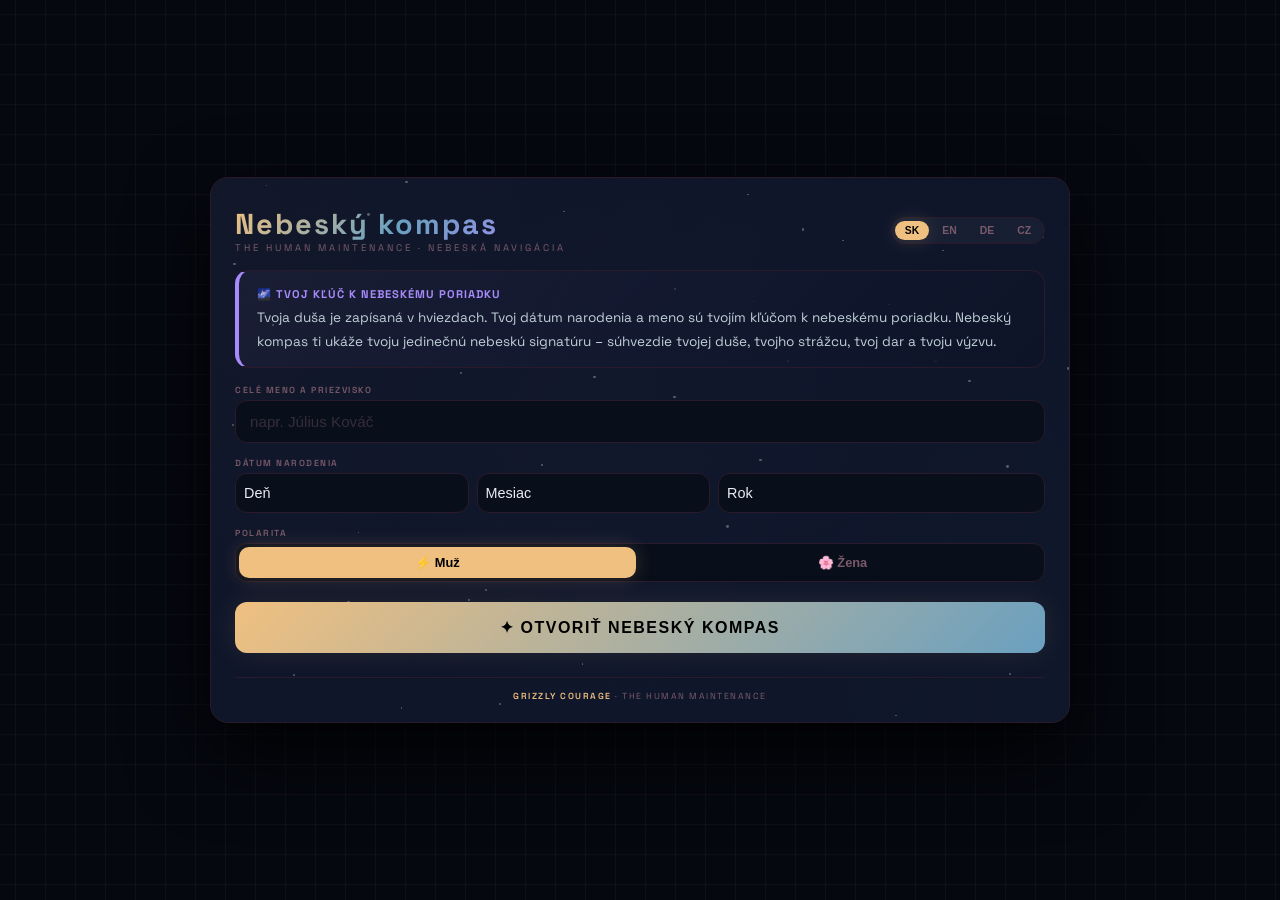
<file: systems/nebesky-kompas/index.html>
<!DOCTYPE html>
<html lang="sk">
<head>
    <meta charset="UTF-8">
    <meta name="viewport" content="width=device-width, initial-scale=1.0, maximum-scale=1.0, user-scalable=no">
    <title>Nebeský kompas · The Human Maintenance</title>
    <style>
        * { margin: 0; padding: 0; box-sizing: border-box; }
        :root {
            --bg: #040810; --card: #0a1420; --border: #1a2a3a; --text: #d0e0e8;
            --muted: #5a7a8a; --accent1: #f0c080; --accent2: #6aa0c0; --accent3: #a78bfa;
            --radius: 18px;
        }
        body {
            background: var(--bg);
            color: var(--text);
            font-family: -apple-system, BlinkMacSystemFont, "Segoe UI", Roboto, Helvetica, Arial, sans-serif;
            min-height: 100vh;
            display: flex;
            align-items: center;
            justify-content: center;
            padding: 16px;
            -webkit-font-smoothing: antialiased;
            overflow-x: hidden;
        }
        body.female {
            --accent1: #f472b6;
            --accent2: #a78bfa;
            --accent3: #f59e0b;
        }
        .app {
            max-width: 860px;
            width: 100%;
            background: var(--card);
            border-radius: var(--radius);
            border: 1px solid var(--border);
            padding: 28px 24px 20px;
            box-shadow: 0 30px 80px rgba(0,0,0,0.9);
            position: relative;
            overflow: hidden;
        }
        .app::before {
            content: '';
            position: absolute;
            top: -50%;
            left: -50%;
            width: 200%;
            height: 200%;
            background:
                radial-gradient(circle at 20% 30%, rgba(240,192,128,0.02), transparent 50%),
                radial-gradient(circle at 80% 70%, rgba(106,160,192,0.02), transparent 50%),
                radial-gradient(circle at 50% 50%, rgba(167,139,250,0.01), transparent 60%);
            pointer-events: none;
        }
        .stars {
            position: absolute;
            top: 0;
            left: 0;
            width: 100%;
            height: 100%;
            pointer-events: none;
            z-index: 0;
            overflow: hidden;
        }
        .star {
            position: absolute;
            width: 2px;
            height: 2px;
            background: rgba(255,255,255,0.3);
            border-radius: 50%;
            animation: twinkle 3s infinite alternate;
        }
        @keyframes twinkle {
            0% { opacity: 0.1; }
            100% { opacity: 0.8; }
        }

        .header { display: flex; justify-content: space-between; align-items: center; margin-bottom: 16px; flex-wrap: wrap; gap: 8px; position: relative; z-index: 1; }
        .logo h1 { font-size: 1.8rem; font-weight: 700; letter-spacing: 2px; background: linear-gradient(135deg, var(--accent1), var(--accent2), var(--accent3)); -webkit-background-clip: text; -webkit-text-fill-color: transparent; background-clip: text; }
        .logo span { display: block; font-size: 0.6rem; font-weight: 400; color: var(--muted); letter-spacing: 3px; text-transform: uppercase; -webkit-text-fill-color: var(--muted); }
        .lang-selector { display: flex; gap: 3px; background: rgba(255,255,255,0.04); border-radius: 30px; padding: 3px; border: 1px solid var(--border); z-index: 2; position: relative; }
        .lang-selector button { background: transparent; border: none; color: var(--muted); padding: 4px 10px; border-radius: 30px; font-size: 0.65rem; font-weight: 700; cursor: pointer; transition: 0.25s; text-transform: uppercase; }
        .lang-selector button.active { background: var(--accent1); color: #000; box-shadow: 0 0 20px rgba(240,192,128,0.2); }
        .info-box { background: linear-gradient(135deg, rgba(167,139,250,0.05), var(--card)); border: 1px solid var(--border); border-left: 4px solid var(--accent3); border-radius: 14px; padding: 14px 18px; margin-bottom: 16px; color: #c0d0d8; font-size: 0.85rem; line-height: 1.7; position: relative; z-index: 1; }
        .info-box strong { color: var(--accent3); text-transform: uppercase; letter-spacing: 1px; display: block; margin-bottom: 2px; font-size: 0.7rem; }
        .form-section { margin-bottom: 6px; position: relative; z-index: 1; }
        .form-section.hidden { display: none; }
        .form-group { margin-bottom: 14px; }
        .form-group label { display: block; font-size: 0.55rem; text-transform: uppercase; letter-spacing: 1.5px; color: var(--muted); margin-bottom: 4px; font-weight: 600; }
        .form-group input { width: 100%; padding: 12px 14px; background: #080e1a; border: 1px solid var(--border); border-radius: 12px; color: var(--text); font-size: 0.95rem; transition: 0.3s; outline: none; }
        .form-group input:focus { border-color: var(--accent1); box-shadow: 0 0 0 3px rgba(240,192,128,0.1); }
        .form-group input::placeholder { color: var(--muted); opacity: 0.4; }
        .date-row { display: grid; grid-template-columns: 1fr 1fr 1.4fr; gap: 8px; }
        .date-row select { padding: 11px 8px; background: #080e1a; border: 1px solid var(--border); border-radius: 12px; color: var(--text); font-size: 0.9rem; outline: none; transition: 0.3s; appearance: none; -webkit-appearance: none; cursor: pointer; }
        .date-row select:focus { border-color: var(--accent1); box-shadow: 0 0 0 3px rgba(240,192,128,0.1); }
        .gender-toggle { display: flex; gap: 8px; background: #080e1a; border-radius: 12px; padding: 3px; border: 1px solid var(--border); margin-top: 4px; }
        .gender-toggle button { flex: 1; padding: 8px 0; border: none; background: transparent; color: var(--muted); font-size: 0.8rem; font-weight: 600; border-radius: 10px; cursor: pointer; transition: 0.25s; }
        .gender-toggle button.active { background: var(--accent1); color: #000; box-shadow: 0 0 20px rgba(240,192,128,0.2); }
        .btn-primary { width: 100%; padding: 16px; background: linear-gradient(135deg, var(--accent1), var(--accent2)); border: none; border-radius: 12px; color: #000; font-size: 1rem; font-weight: 700; letter-spacing: 1.5px; cursor: pointer; transition: 0.3s; text-transform: uppercase; margin-top: 6px; box-shadow: 0 0 30px rgba(240,192,128,0.1); position: relative; z-index: 1; }
        .btn-primary:hover { transform: scale(1.01); box-shadow: 0 0 50px rgba(240,192,128,0.2); }
        .results-container { display: none; margin-top: 10px; }
        .results-container.active { display: block; animation: fadeIn 0.6s ease; }
        @keyframes fadeIn { 0% { opacity: 0; transform: translateY(20px); } 100% { opacity: 1; transform: translateY(0); } }
        .result-block { background: rgba(255,255,255,0.02); border: 1px solid var(--border); border-radius: 14px; padding: 18px 18px; margin-bottom: 14px; transition: 0.3s; border-left: 3px solid var(--accent3); position: relative; z-index: 1; }
        .result-block .title { font-size: 0.75rem; font-weight: 700; letter-spacing: 1.5px; text-transform: uppercase; color: var(--accent1); margin-bottom: 4px; display: flex; justify-content: space-between; align-items: center; }
        .result-block .title .tag { font-size: 0.5rem; color: var(--muted); background: rgba(255,255,255,0.04); padding: 2px 10px; border-radius: 30px; border: 1px solid var(--border); }
        .result-block .emotion-name { font-size: 0.95rem; font-weight: 700; color: var(--accent1); }
        .result-block .desc { font-size: 0.88rem; line-height: 1.7; color: #c0d0d8; margin: 4px 0; }
        .result-block .detail { font-size: 0.82rem; color: var(--muted); margin: 2px 0; padding-left: 10px; border-left: 2px solid var(--border); }
        .result-block .detail strong { color: var(--accent2); }
        .result-block .highlight-box { background: rgba(240,192,128,0.05); border: 1px solid rgba(240,192,128,0.1); border-radius: 10px; padding: 10px 14px; margin-top: 8px; }
        .result-block .highlight-box .hl-label { font-size: 0.6rem; text-transform: uppercase; letter-spacing: 1px; color: var(--accent1); }
        .result-block .highlight-box .hl-value { font-size: 1.1rem; font-weight: 700; color: var(--accent1); margin-top: 2px; }
        .result-block .highlight-box .hl-desc { font-size: 0.85rem; color: #c0d0d8; margin-top: 4px; }
        .btn-restart { display: block; width: 100%; padding: 12px; background: transparent; border: 1px solid var(--border); border-radius: 12px; color: var(--muted); font-size: 0.8rem; cursor: pointer; transition: 0.3s; text-align: center; margin-top: 8px; position: relative; z-index: 1; }
        .btn-restart:hover { border-color: var(--accent1); color: #fff; }
        .footer { margin-top: 24px; padding-top: 12px; border-top: 1px solid var(--border); text-align: center; font-size: 0.55rem; color: var(--muted); letter-spacing: 1.5px; text-transform: uppercase; position: relative; z-index: 1; }
        .footer strong { color: var(--accent1); font-weight: 600; }
        .seal-badge { display: inline-block; background: rgba(240,192,128,0.1); border: 1px solid var(--accent1); border-radius: 50%; width: 56px; height: 56px; line-height: 56px; text-align: center; font-size: 1.6rem; font-weight: 700; color: var(--accent1); margin: 4px 0; }
        @media (max-width:480px) { .app { padding: 16px 12px 14px; } .logo h1 { font-size: 1.4rem; } .result-block { padding: 14px 12px; } .result-block .desc { font-size: 0.82rem; } .date-row { grid-template-columns: 1fr 1fr 1.2fr; gap: 4px; } .date-row select { padding: 10px 4px; font-size: 0.85rem; } .header { flex-direction: column; align-items: stretch; } .seal-badge { width: 44px; height: 44px; line-height: 44px; font-size: 1.2rem; } }
        .glow-text { color: var(--accent1); font-weight: 600; }
    </style>

    <link rel="preconnect" href="https://fonts.googleapis.com">
    <link rel="preconnect" href="https://fonts.gstatic.com" crossorigin>
    <link href="https://fonts.googleapis.com/css2?family=Orbitron:wght@600;700;800;900&family=Space+Grotesk:wght@400;500;600;700&display=swap" rel="stylesheet">
    <link rel="stylesheet" href="../../css/variables.css">
    <link rel="stylesheet" href="../../css/base.css">
    <link rel="icon" href="../../images/logo-projektu.png">
</head>
<body class="hm-grid-bg">
<div class="hm-topbar">
    <a class="hm-back" href="../../index.html">
        <svg viewBox="0 0 24 24" fill="none" stroke="currentColor" stroke-width="2.4" stroke-linecap="round" stroke-linejoin="round"><path d="M15 18l-6-6 6-6"/></svg>
        Späť do centra
    </a>
    <span class="hm-system-tag">Nebeský kompas</span>
</div>

<div class="app" id="app">
    <div class="stars" id="stars"></div>
    <div class="header">
        <div class="logo"><h1 id="appTitle">Nebeský kompas</h1><span id="subBrand">The Human Maintenance · Nebeská navigácia</span></div>
        <div class="lang-selector" id="langSelector">
            <button class="active" data-lang="sk">SK</button>
            <button data-lang="en">EN</button>
            <button data-lang="de">DE</button>
            <button data-lang="cz">CZ</button>
        </div>
    </div>
    <div class="info-box"><strong>🌌 TVOJ KĽÚČ K NEBESKÉMU PORIADKU</strong><p id="infoText">Tvoja duša je zapísaná v hviezdach. Tvoj dátum narodenia a meno sú tvojím kľúčom k nebeskému poriadku. Nebeský kompas ti ukáže tvoju jedinečnú nebeskú signatúru – súhvezdie tvojej duše, tvojho strážcu, tvoj dar a tvoju výzvu. Žiadne čísla bez významu. Len čisté poznanie.</p></div>
    <div class="form-section" id="formSection">
        <div class="form-group"><label id="lblName">Celé meno a priezvisko</label><input type="text" id="fullName" placeholder="napr. Július Kováč"></div>
        <div class="form-group">
            <label id="lblBirth">Dátum narodenia</label>
            <div class="date-row">
                <select id="birthDay"><option value="" id="optDay">Deň</option></select>
                <select id="birthMonth"><option value="" id="optMonth">Mesiac</option>
                    <option value="1">Január</option><option value="2">Február</option><option value="3">Marec</option><option value="4">Apríl</option><option value="5">Máj</option><option value="6">Jún</option><option value="7">Júl</option><option value="8">August</option><option value="9">September</option><option value="10">Október</option><option value="11">November</option><option value="12">December</option>
                </select>
                <select id="birthYear"><option value="" id="optYear">Rok</option></select>
            </div>
        </div>
        <div class="form-group">
            <label id="lblGender">Polarita</label>
            <div class="gender-toggle" id="genderToggle">
                <button class="active" data-gender="m">⚡ Muž</button>
                <button data-gender="f">🌸 Žena</button>
            </div>
        </div>
        <button class="btn-primary" id="btnStart">✦ Otvoriť nebeský kompas</button>
    </div>
    <div class="results-container" id="resultsContainer"><div id="outputWrapper"></div><button class="btn-restart" id="btnRestart">↺ Nový výpočet</button></div>
    <div class="footer"><strong>Grizzly Courage</strong> · The Human Maintenance</div>
</div>

<script>
(function(){
    'use strict';

    // ================================================================
    // 1. JAZYKY
    // ================================================================
    const LANG = {
        sk: {
            title: 'Nebeský kompas',
            brand: 'The Human Maintenance · Nebeská navigácia',
            info: 'Tvoja duša je zapísaná v hviezdach. Tvoj dátum narodenia a meno sú tvojím kľúčom k nebeskému poriadku. Nebeský kompas ti ukáže tvoju jedinečnú nebeskú signatúru – súhvezdie tvojej duše, tvojho strážcu, tvoj dar a tvoju výzvu.',
            name: 'Celé meno a priezvisko',
            namePlaceholder: 'napr. Július Kováč',
            birth: 'Dátum narodenia',
            optDay: 'Deň',
            optMonth: 'Mesiac',
            optYear: 'Rok',
            gender: 'Polarita',
            male: '⚡ Muž',
            female: '🌸 Žena',
            start: '✦ Otvoriť nebeský kompas',
            restart: '↺ Nový výpočet',
            alert: 'Prosím, vyplň meno a dátum narodenia.',
            labels: {
                signature: '🌌 Tvoja nebeská signatúra',
                seal: '✦ Tvoja nebeská pečať',
                constellation: '⭐ Tvoje súhvezdie duše',
                guardian: '👼 Tvoj strážca',
                challenge: '🔥 Tvoja výzva',
                gift: '🎁 Tvoj dar',
                message: '📜 Nebeský odkaz',
                calendar: '📅 Nebeský kalendár'
            }
        },
        en: {
            title: 'Celestial Compass',
            brand: 'The Human Maintenance · Celestial Navigation',
            info: 'Your soul is written in the stars. Your birth date and name are your key to the celestial order. The Celestial Compass shows your unique celestial signature – your soul constellation, your guardian, your gift, and your challenge.',
            name: 'Full Name',
            namePlaceholder: 'e.g. John Doe',
            birth: 'Date of Birth',
            optDay: 'Day',
            optMonth: 'Month',
            optYear: 'Year',
            gender: 'Polarity',
            male: '⚡ Male',
            female: '🌸 Female',
            start: '✦ Open Celestial Compass',
            restart: '↺ New Calculation',
            alert: 'Please fill in your name and date of birth.',
            labels: {
                signature: '🌌 Your Celestial Signature',
                seal: '✦ Your Celestial Seal',
                constellation: '⭐ Your Soul Constellation',
                guardian: '👼 Your Guardian',
                challenge: '🔥 Your Challenge',
                gift: '🎁 Your Gift',
                message: '📜 Celestial Message',
                calendar: '📅 Celestial Calendar'
            }
        },
        de: {
            title: 'Himmelskompass',
            brand: 'The Human Maintenance · Himmlische Navigation',
            info: 'Deine Seele ist in den Sternen geschrieben. Dein Geburtsdatum und Name sind dein Schlüssel zur himmlischen Ordnung. Der Himmelskompass zeigt deine einzigartige himmlische Signatur – dein Seelensternbild, deinen Wächter, deine Gabe und deine Herausforderung.',
            name: 'Vollständiger Name',
            namePlaceholder: 'z.B. Julius Kováč',
            birth: 'Geburtsdatum',
            optDay: 'Tag',
            optMonth: 'Monat',
            optYear: 'Jahr',
            gender: 'Polarität',
            male: '⚡ Männlich',
            female: '🌸 Weiblich',
            start: '✦ Himmelskompass öffnen',
            restart: '↺ Neue Berechnung',
            alert: 'Bitte geben Sie Namen und Geburtsdatum ein.',
            labels: {
                signature: '🌌 Deine himmlische Signatur',
                seal: '✦ Dein himmlisches Siegel',
                constellation: '⭐ Dein Seelensternbild',
                guardian: '👼 Dein Wächter',
                challenge: '🔥 Deine Herausforderung',
                gift: '🎁 Deine Gabe',
                message: '📜 Himmlische Botschaft',
                calendar: '📅 Himmlischer Kalender'
            }
        },
        cz: {
            title: 'Nebeský kompas',
            brand: 'The Human Maintenance · Nebeská navigace',
            info: 'Tvá duše je zapsána v hvězdách. Tvé datum narození a jméno jsou tvým klíčem k nebeskému řádu. Nebeský kompas ukáže tvou jedinečnou nebeskou signaturu – souhvězdí tvé duše, tvého strážce, tvůj dar a tvou výzvu.',
            name: 'Celé jméno a příjmení',
            namePlaceholder: 'např. Julius Kováč',
            birth: 'Datum narození',
            optDay: 'Den',
            optMonth: 'Měsíc',
            optYear: 'Rok',
            gender: 'Polarita',
            male: '⚡ Muž',
            female: '🌸 Žena',
            start: '✦ Otevřít nebeský kompas',
            restart: '↺ Nový výpočet',
            alert: 'Prosím, vyplň jméno a datum narození.',
            labels: {
                signature: '🌌 Tvá nebeská signatura',
                seal: '✦ Tvá nebeská pečeť',
                constellation: '⭐ Tvé souhvězdí duše',
                guardian: '👼 Tvůj strážce',
                challenge: '🔥 Tvá výzva',
                gift: '🎁 Tvůj dar',
                message: '📜 Nebeský odkaz',
                calendar: '📅 Nebeský kalendář'
            }
        }
    };

    let currentLang = 'sk';
    let currentGender = 'm';

    // ================================================================
    // 2. NUMEROLOGICKÉ FUNKCIE
    // ================================================================
    function numerologySum(str) {
        let sum = 0;
        for (let ch of str) { let d = parseInt(ch); if (!isNaN(d)) sum += d; }
        while (sum > 9 && sum !== 11 && sum !== 22 && sum !== 33) {
            sum = String(sum).split('').reduce((a,b) => parseInt(a)+parseInt(b),0);
        }
        return sum;
    }

    function nameToNumber(name) {
        const map = {'a':1,'á':1,'ä':1,'b':2,'c':3,'č':3,'d':4,'ď':4,'e':5,'é':5,'ě':5,
            'f':6,'g':7,'h':8,'ch':8,'i':9,'í':9,'j':1,'k':2,'l':3,'m':4,'n':5,
            'ň':5,'o':6,'ó':6,'ô':6,'p':7,'q':8,'r':9,'ř':9,'s':1,'š':1,'t':2,
            'ť':2,'u':3,'ú':3,'ů':3,'v':4,'w':5,'x':6,'y':7,'ý':7,'z':8,'ž':8};
        let clean = name.toLowerCase().replace(/[^a-záäčďéěíňóôřšťúůýž]/g,'');
        let sum = 0;
        for (let ch of clean) { if (map[ch]) sum += map[ch]; }
        while (sum > 9 && sum !== 11 && sum !== 22 && sum !== 33) {
            sum = String(sum).split('').reduce((a,b) => parseInt(a)+parseInt(b),0);
        }
        return sum;
    }

    function getVowelsSum(name) {
        const vowels = 'aeiouyáäéíóôúý';
        let sum = 0;
        let clean = name.toLowerCase().replace(/[^a-záäčďéěíňóôřšťúůýž]/g,'');
        for (let ch of clean) {
            if (vowels.includes(ch)) {
                const map = {'a':1,'á':1,'ä':1,'e':5,'é':5,'ě':5,'i':9,'í':9,'o':6,'ó':6,'ô':6,'u':3,'ú':3,'ů':3,'y':7,'ý':7};
                sum += map[ch] || 0;
            }
        }
        while (sum > 9 && sum !== 11 && sum !== 22 && sum !== 33) {
            sum = String(sum).split('').reduce((a,b) => parseInt(a)+parseInt(b),0);
        }
        return sum;
    }

    function getConsonantsSum(name) {
        const vowels = 'aeiouyáäéíóôúý';
        let sum = 0;
        let clean = name.toLowerCase().replace(/[^a-záäčďéěíňóôřšťúůýž]/g,'');
        for (let ch of clean) {
            if (!vowels.includes(ch)) {
                const map = {'b':2,'c':3,'č':3,'d':4,'ď':4,'f':6,'g':7,'h':8,'ch':8,'j':1,'k':2,'l':3,'m':4,'n':5,'ň':5,'p':7,'q':8,'r':9,'ř':9,'s':1,'š':1,'t':2,'ť':2,'v':4,'w':5,'x':6,'z':8,'ž':8};
                sum += map[ch] || 0;
            }
        }
        while (sum > 9 && sum !== 11 && sum !== 22 && sum !== 33) {
            sum = String(sum).split('').reduce((a,b) => parseInt(a)+parseInt(b),0);
        }
        return sum;
    }

    function getAdjustedDate(year, month, day, daysOffset) {
        const d = new Date(year, month - 1, day);
        d.setDate(d.getDate() + daysOffset);
        const y = d.getFullYear();
        const m = String(d.getMonth() + 1).padStart(2, '0');
        const dd = String(d.getDate()).padStart(2, '0');
        return `${y}${m}${dd}`;
    }

    function getBirthdayNumber(day) { return numerologySum(String(day)); }
    function getChallenge(day, month) { return numerologySum(String(Math.abs(day - month))); }
    function getMaturity(lifePath, destiny) { return numerologySum(String(lifePath + destiny)); }
    function getSubconsciousSelf(name) { return getConsonantsSum(name); }
    function getKarmicDebt(number) {
        const debts = [13,14,16,19];
        let debt = null;
        if (number === 13 || number === 14 || number === 16 || number === 19) debt = number;
        if (!debt) {
            let temp = number;
            while (temp > 9 && temp !== 11 && temp !== 22 && temp !== 33) {
                const s = String(temp);
                if (s.length === 2) {
                    const a = parseInt(s[0]), b = parseInt(s[1]);
                    const sum = a + b;
                    if (sum === 13 || sum === 14 || sum === 16 || sum === 19) { debt = sum; break; }
                    temp = sum;
                } else break;
            }
        }
        return debt;
    }

    function getPersonalYear(day, month, year) {
        const curYear = new Date().getFullYear();
        return numerologySum(String(day) + String(month) + String(curYear));
    }

    // ================================================================
    // 3. NEBESKÉ DATABÁZY
    // ================================================================

    // 12 súhvezdí + 12 ďalších (24 celkom)
    const CONSTELLATIONS = [
        { name: 'Andromeda', desc: 'Si ako princezná pripútaná k skale – slobodná, ale obmedzená. Tvoja cesta je o oslobodení sa od minulosti a o tom, že si dovolíš byť zachránená – aj sama sebou.', shadow: 'Občas sa cítiš obeťou okolností, aj keď máš moc ich zmeniť.' },
        { name: 'Cassiopeia', desc: 'Si kráľovná na tróne. Nečakáš, kým sa ti niečo stane – ty si tvoríš svoj vlastný osud. Tvoja sila je v tom, že vieš, čo chceš, a nejdeš za tým agresívne, ale s noblesou a vnútornou istotou.', shadow: 'Občas sa môžeš zdať neprístupný alebo chladný – ale pod tým je obrovská citlivosť.' },
        { name: 'Orion', desc: 'Si lovec. Tvoja cesta je o hľadaní a objavovaní. Nebojíš sa tmy, práve naopak – si v nej ako doma. Tvoja sila je v tom, že vidíš veci, ktoré ostatní prehliadajú.', shadow: 'Tvoja potreba byť nezávislý ťa občas izoluje od ostatných.' },
        { name: 'Pegasus', desc: 'Si okrídlený kôň. Tvoja duša túži po slobode a tvorivosti. Nesieš v sebe inšpiráciu, ktorá môže zmeniť svet – ale musíš sa naučiť pristáť a byť prítomný.', shadow: 'Občas unikáš do snov a ideálov, namiesto toho, aby si čelil realite.' },
        { name: 'Lyra', desc: 'Si lýra – nástroj, ktorý prináša harmóniu. Tvoj dar je v tom, že dokážeš upokojiť búrky okolo seba. Tvoja prítomnosť je liečivá – keď sa rozhodneš byť prítomný.', shadow: 'Tvoja citlivosť ťa občas robí zraniteľným a uzatváraš sa do seba.' },
        { name: 'Draco', desc: 'Si strážca pokladov. Tvoja cesta je o ochrane toho, čo je cenné – nielen materiálne, ale aj duchovné. Tvoja sila je v tvojej vytrvalosti a oddanosti.', shadow: 'Tvoja potreba chrániť sa občas mení na kontrolu a nedôveru.' },
        { name: 'Hercules', desc: 'Si hrdina. Tvoja cesta je o prekonávaní prekážok a napĺňaní svojho osudu. Tvoja sila je v tvojej odvahe a sile – ale aj v tom, že sa nebojíš požiadať o pomoc.', shadow: 'Občas sa cítiš, že všetko musíš zvládnuť sám – a to ťa vyčerpáva.' },
        { name: 'Aquila', desc: 'Si orol. Tvoj pohľad siaha ďaleko, vidíš súvislosti, ktoré ostatní prehliadajú. Tvoja cesta je o tom, aby si svoju jasnosť použil na dobro – nie na kritiku.', shadow: 'Tvoja bystrosť sa občas mení na cynizmus a odstup.' },
        { name: 'Cygnus', desc: 'Si labuť. Tvoja krása je v tvojej jemnosti a elegancii. Nenesieš sa ťažkopádne – ľahko prechádzaš životom. Tvoja cesta je o tom, aby si sa naučil prijímať komplimenty a lásku.', shadow: 'Občas sa skrývaš pred svetom, aby si nemusel čeliť jeho drsnosti.' },
        { name: 'Perseus', desc: 'Si bojovník, ktorý prekonáva nemožné. Tvoja cesta je o tom, aby si čelil svojim démonom – a vyhral. Tvoja sila je v tom, že sa nevzdávaš.', shadow: 'Tvoja vytrvalosť sa občas mení na tvrdohlavosť a slepú snahu.' },
        { name: 'Ursa Major', desc: 'Si veľký medveď – sila a ochrana. Tvoja cesta je o tom, aby si chránil tých, ktorých miluješ, a zároveň si dovolil byť chránený. Tvoja sila je v tvojej stabilite.', shadow: 'Tvoja ochranárska povaha ťa občas robí prehnane starostlivým.' },
        { name: 'Leo', desc: 'Si lev – kráľ zvierat. Tvoja cesta je o vedení a inšpirácii. Tvoja sila je v tom, že si prirodzený vodca – ale musíš sa naučiť viesť aj seba.', shadow: 'Tvoja potreba byť v strede pozornosti ťa občas robí povrchným.' },
        { name: 'Virgo', desc: 'Si panna – čistota a služba. Tvoja cesta je o tom, aby si slúžil druhým bez straty seba. Tvoja sila je v tvojej obetavosti a čistote úmyslov.', shadow: 'Tvoja snaha o dokonalosť ťa občas robí príliš kritickým voči sebe.' },
        { name: 'Libra', desc: 'Si váhy – rovnováha a spravodlivosť. Tvoja cesta je o hľadaní harmónie vo vzťahoch aj v sebe. Tvoja sila je v tvojom zmysle pre spravodlivosť.', shadow: 'Tvoja túžba po harmónii ťa občas robí nerozhodným a závislým na názoroch iných.' },
        { name: 'Scorpio', desc: 'Si škorpión – intenzita a transformácia. Tvoja cesta je o hlbokých premenách a pochopení tajomstiev života. Tvoja sila je v tvojej hĺbke a vášni.', shadow: 'Tvoja intenzita ťa občas robí tajnostkárskym a nedôverčivým.' },
        { name: 'Sagittarius', desc: 'Si strelec – hľadanie a objavovanie. Tvoja cesta je o cestovaní – nielen fyzickom, ale aj duchovnom. Tvoja sila je v tvojej zvedavosti a optimizme.', shadow: 'Tvoja túžba po slobode ťa občas robí nezodpovedným a nestálym.' },
        { name: 'Capricorn', desc: 'Si kozorožec – ambícia a vytrvalosť. Tvoja cesta je o dosahovaní vrcholov – ale musíš sa naučiť užívať si cestu, nielen cieľ.', shadow: 'Tvoja ambicióznosť ťa občas robí prácne závislým a chladným.' },
        { name: 'Aquarius', desc: 'Si vodnár – originalita a vízia. Tvoja cesta je o prinášaní nových myšlienok do sveta. Tvoja sila je v tvojej nezávislosti a schopnosti vidieť budúcnosť.', shadow: 'Tvoja originalita ťa občas robí excentrickým a nepochopeným.' },
        { name: 'Pisces', desc: 'Si ryba – citlivosť a hĺbka. Tvoja cesta je o prepojení s duchovným svetom. Tvoja sila je v tvojej empatii a kreativite.', shadow: 'Tvoja citlivosť ťa občas robí príliš emocionálnym a utekáš do fantázie.' },
        { name: 'Aries', desc: 'Si baran – odvaha a iniciatíva. Tvoja cesta je o začatí nových vecí. Tvoja sila je v tom, že sa nebojíš ísť prvý.', shadow: 'Tvoja impulzívnosť ťa občas robí netrpezlivým a agresívnym.' },
        { name: 'Taurus', desc: 'Si býk – stabilita a vytrvalosť. Tvoja cesta je o budovaní pevných základov. Tvoja sila je v tvojej spoľahlivosti a trpezlivosti.', shadow: 'Tvoja tvrdohlavosť ťa občas robí nepružným a uzavretým voči zmene.' },
        { name: 'Gemini', desc: 'Si dvojičky – komunikácia a zvedavosť. Tvoja cesta je o spájaní zdanlivo nesúvisiacich vecí. Tvoja sila je v tvojej flexibilite a inteligencii.', shadow: 'Tvoja neustála zmena nálad ťa občas robí nespoľahlivým.' },
        { name: 'Cancer', desc: 'Si rak – starostlivosť a rodina. Tvoja cesta je o ochrane a výžive. Tvoja sila je v tvojej empatii a láske.', shadow: 'Tvoja prehnaná starostlivosť ťa občas robí prehnane ochranárskym.' },
        { name: 'Ophiuchus', desc: 'Si hadia nosič – liečiteľ a transformátor. Tvoja cesta je o liečení a prekonávaní vlastných tieňov. Tvoja sila je v tvojej schopnosti uzdravovať.', shadow: 'Tvoja potreba liečiť iných ťa občas robí zabúdajúcim na seba.' }
    ];

    // 10 archanjelov (strážcov)
    const GUARDIANS = {
        1: { name: 'Michael', desc: 'Archanjel ochrany a sily. Tvoj dar je odvaha a schopnosť stáť si za svojím. Tvoja výzva je naučiť sa, že sila nie je v ovládaní, ale v ochrane.', sign: 'Si tu preto, aby si chránil slabších a prinášal svetlo do temnoty.' },
        2: { name: 'Gabriel', desc: 'Archanjel posolstva a zjavení. Tvoj dar je komunikácia a schopnosť počuť jemné hlasy. Tvoja výzva je naučiť sa, že nie všetky správy sú určené tebe – niekedy si len posol.', sign: 'Si tu preto, aby si prinášal posolstvá, ktoré menia životy.' },
        3: { name: 'Raphael', desc: 'Archanjel liečenia. Tvoj dar je uzdravovať – seba aj iných. Tvoja výzva je naučiť sa, že aj liečiteľ potrebuje liečenie.', sign: 'Si tu preto, aby si prinášal uzdravenie tam, kde je bolesť.' },
        4: { name: 'Uriel', desc: 'Archanjel múdrosti a osvietenia. Tvoj dar je vidieť pravdu, aj keď je skrytá. Tvoja výzva je naučiť sa, že nie všetka pravda sa dá vysloviť – niekedy ju treba len žiť.', sign: 'Si tu preto, aby si prinášal svetlo do najtemnejších miest.' },
        5: { name: 'Raguel', desc: 'Archanjel spravodlivosti a rovnováhy. Tvoj dar je vidieť nespravodlivosť a vedieť, čo je správne. Tvoja výzva je nebyť príliš tvrdý na seba ani na iných.', sign: 'Si tu preto, aby si udržiaval rovnováhu vo svete.' },
        6: { name: 'Sariel', desc: 'Archanjel vedenia a stráženia duší. Tvoj dar je vnímať duchovné dimenzie a viesť iných. Tvoja výzva je naučiť sa, že nie každý chce byť vedený – niekedy treba len byť.', sign: 'Si tu preto, aby si sprevádzal duše na ich ceste.' },
        7: { name: 'Remiel', desc: 'Archanjel nádeje a vzkriesenia. Tvoj dar je prinášať nádej tam, kde je beznádej. Tvoja výzva je naučiť sa, že aj ty si zaslúžiš nádej.', sign: 'Si tu preto, aby si prinášal nový život tam, kde je koniec.' },
        8: { name: 'Zadkiel', desc: 'Archanjel milosrdenstva a odpustenia. Tvoj dar je odpúšťať – sebe aj iným. Tvoja výzva je naučiť sa, že odpustenie nie je slabosť, ale najvyššia sila.', sign: 'Si tu preto, aby si učil ľudí odpúšťať.' },
        9: { name: 'Haniel', desc: 'Archanjel krásy a radosti. Tvoj dar je vidieť krásu vo všetkom. Tvoja výzva je naučiť sa, že krása nie je povrchná – je to prejav božského poriadku.', sign: 'Si tu preto, aby si prinášal radosť a krásu do sveta.' }
    };

    // Výzvy (1-9)
    const CHALLENGES = {
        1: 'Naučiť sa, že nie si stredobodom sveta. Tvoja sila je v spolupráci, nie v samote.',
        2: 'Naučiť sa, že aj tvoj hlas má váhu. Nie je to ego – je to tvoja pravda.',
        3: 'Naučiť sa, že radosť nie je povinnosť. Je to dar – a môžeš ho prijať aj bez masky.',
        4: 'Naučiť sa, že chaos nie je nepriateľ. Je to priestor pre nové.',
        5: 'Naučiť sa, že sloboda nie je v úteku. Je v prijatí.',
        6: 'Naučiť sa, že láska začína pri tebe. Nie je to sebectvo – je to nutnosť.',
        7: 'Naučiť sa, že nie všetko sa dá pochopiť. A to je v poriadku.',
        8: 'Naučiť sa, že tvoja hodnota nie je v tom, čo dokážeš. Je v tom, kto si.',
        9: 'Naučiť sa, že aj ty potrebuješ pomoc. Nie je to slabosť – je to ľudskosť.'
    };

    // Dary (1-9)
    const GIFTS = {
        1: 'Dar nezávislosti – vieš stáť sám za seba. Tvoja sila je v tom, že nepotrebuješ nikoho, aby si bol celistvý.',
        2: 'Dar citlivosti – vnímaš veci, ktoré ostatní prehliadajú. Tvoja sila je v jemnosti a porozumení.',
        3: 'Dar kreativity – tvoríš nové svety myšlienkami. Tvoja sila je v tom, že vieš inšpirovať druhých.',
        4: 'Dar disciplíny – vieš, že tvrdá práca prináša ovocie. Tvoja sila je vo vytrvalosti.',
        5: 'Dar slobody – si slobodný duch, ktorý neznáša obmedzenia. Tvoja sila je v odvahe žiť podľa svojich pravidiel.',
        6: 'Dar starostlivosti – tvoja láska a empatia liečia tých, ktorí sú okolo teba. Tvoja sila je v tvojom srdci.',
        7: 'Dar múdrosti – vidíš hlbšie súvislosti, ktoré ostatní nevidia. Tvoja sila je v tvojej introspekcii.',
        8: 'Dar sily – si nezlomný. Tvoja sila je v tom, že sa nikdy nevzdávaš.',
        9: 'Dar súcitu – vidíš bolesť sveta a chceš ju liečiť. Tvoja sila je v tvojej empatii.'
    };

    // Nebeské odkazy (1-9)
    const MESSAGES = {
        1: 'Tvoja cesta nie je o tom, čo dosiahneš – ale o tom, kým sa pri tom staneš.',
        2: 'Nie je hanba požiadať o pomoc. Aj najväčší hrdinovia mali svojich spojencov.',
        3: 'Radosť nie je niečo, čo hľadáš – je to niečo, čo vytváraš svojou prítomnosťou.',
        4: 'Každý krok, aj ten najmenší, ťa posúva k tvojmu cieľu. Nevzdávaj sa.',
        5: 'Sloboda nie je v tom, že nemáš čo stratiť – ale v tom, že máš čo žiť.',
        6: 'Láska nie je o tom, čo dávaš – ale o tom, čím sa stávaš, keď dávaš.',
        7: 'Nie všetko sa dá pochopiť. A to je v poriadku. Niekedy treba len dôverovať.',
        8: 'Tvoja hodnota nie je v tvojich úspechoch. Je v tvojej bytosti.',
        9: 'Najväčšia sila je v pokore. A najväčšia pokora je v láske.'
    };

    // Výpočet súhvezdia podľa dátumu
    function getConstellation(day, month) {
        // 24 súhvezdí, každé cca 15 dní
        const idx = ((month - 1) * 30 + day) % 24;
        return CONSTELLATIONS[idx] || CONSTELLATIONS[0];
    }

    // ================================================================
    // 4. GENERÁTOR PROFILU
    // ================================================================
    function getCelestialProfile(name, day, month, year) {
        const birthStr = `${year}${String(month).padStart(2,'0')}${String(day).padStart(2,'0')}`;
        const designStr = getAdjustedDate(year, month, day, -88);

        const lifePath = numerologySum(birthStr);
        const design = numerologySum(designStr);
        const destiny = nameToNumber(name);
        const soul = getVowelsSum(name);
        const personality = getConsonantsSum(name);
        const birthday = getBirthdayNumber(day);
        const challenge = getChallenge(day, month);
        const maturity = getMaturity(lifePath, destiny);
        const subconscious = getSubconsciousSelf(name);
        const karmicDebt = getKarmicDebt(lifePath) || getKarmicDebt(destiny);

        const personalYear = getPersonalYear(day, month, year);

        // Nebeská pečať – kombinácia životnej cesty a designu
        const sealNum = numerologySum(String(lifePath * 7 + design * 13 + personalYear));

        // Súhvezdie podľa dátumu
        const constellation = getConstellation(day, month);

        // Strážca podľa životnej cesty
        const guardian = GUARDIANS[lifePath] || GUARDIANS[1];

        // Výzva podľa challenge
        const challengeText = CHALLENGES[challenge] || CHALLENGES[1];

        // Dar podľa soul (duše)
        const gift = GIFTS[soul] || GIFTS[1];

        // Odkaz podľa maturity
        const message = MESSAGES[maturity] || MESSAGES[1];

        return {
            lifePath,
            design,
            sealNum,
            constellation,
            guardian,
            challenge: challengeText,
            gift,
            message,
            name,
            day, month, year,
            personalYear,
            destiny,
            soul,
            personality
        };
    }

    // ================================================================
    // 5. ZOBRAZENIE VÝSLEDKOV
    // ================================================================
    function getFullOutput(name, day, month, year, gender) {
        const profile = getCelestialProfile(name, day, month, year);
        const t = LANG[currentLang];

        const genderLabel = gender === 'm' ? 'muž' : 'žena';

        return `
            <div class="result-block" style="border-left-color: var(--accent1);">
                <div class="title">${t.labels.signature} <span class="tag">${profile.lifePath}.${profile.design}</span></div>
                <p class="desc">Tvoja duša je zapísaná v hviezdach. Tvoj dátum narodenia je tvoj kľúč k nebeskému poriadku.</p>
                <div class="detail"><strong>Životná cesta:</strong> ${profile.lifePath} – tvoj základný smer</div>
                <div class="detail"><strong>Podvedomá vrstva:</strong> ${profile.design} – tvoje vrodené vzorce</div>
                <div class="detail"><strong>Nebeská pečať:</strong> <span class="glow-text">${profile.sealNum}</span></div>
            </div>

            <div class="result-block" style="border-left-color: var(--accent1);">
                <div class="title">${t.labels.seal} <span class="tag">tvoj kód</span></div>
                <div style="text-align:center;margin:4px 0;">
                    <span class="seal-badge">${profile.sealNum}</span>
                </div>
                <p class="desc">Tvoja nebeská pečať je <span class="glow-text">${profile.sealNum}</span>. Je to tvoja osobná vibračná frekvencia – tvoj podpis vo vesmíre. Nie je to tvoj "osud" – je to tvoja výzva a zároveň tvoj dar.</p>
                <div class="highlight-box">
                    <div class="hl-label">✦ Význam pečate</div>
                    <div class="hl-desc">Číslo ${profile.sealNum} nesie energiu ${['sily','harmónie','tvorivosti','stability','slobody','lásky','múdrosti','moci','súcitu'][(profile.sealNum-1)%9]}. V tvojom živote sa prejavuje ako ${['odvaha a nezávislosť','citlivosť a spolupráca','radosť a kreativita','disciplína a vytrvalosť','dobrodružstvo a zmena','starostlivosť a zodpovednosť','hĺbka a múdrosť','sila a ambícia','empatia a humanizmus'][(profile.sealNum-1)%9]}.</div>
                </div>
            </div>

            <div class="result-block" style="border-left-color: var(--accent2);">
                <div class="title">${t.labels.constellation} <span class="tag">tvoja hviezda</span></div>
                <p class="desc"><span class="glow-text">${profile.constellation.name}</span></p>
                <p class="desc">${profile.constellation.desc}</p>
                <div class="detail"><strong>Tvoj tieň:</strong> ${profile.constellation.shadow}</div>
            </div>

            <div class="result-block" style="border-left-color: var(--accent3);">
                <div class="title">${t.labels.guardian} <span class="tag">tvoj strážca</span></div>
                <p class="desc"><span class="glow-text">${profile.guardian.name}</span></p>
                <p class="desc">${profile.guardian.desc}</p>
                <div class="detail"><strong>✧ Jeho posolstvo:</strong> ${profile.guardian.sign}</div>
            </div>

            <div class="result-block" style="border-left-color: #f5c842;">
                <div class="title">${t.labels.challenge} <span class="tag">tvoja výzva</span></div>
                <p class="desc">${profile.challenge}</p>
            </div>

            <div class="result-block" style="border-left-color: #10b981;">
                <div class="title">${t.labels.gift} <span class="tag">tvoj dar</span></div>
                <p class="desc">${profile.gift}</p>
            </div>

            <div class="result-block" style="border-left-color: var(--accent1); background: rgba(240,192,128,0.02);">
                <div class="title">${t.labels.message} <span class="tag">odkaz z nebies</span></div>
                <p class="desc" style="font-size:1.05rem;font-style:italic;color:var(--accent1);">“${profile.message}”</p>
            </div>

            <div class="result-block" style="border-left-color: var(--muted);">
                <div class="title">${t.labels.calendar} <span class="tag">364 dní</span></div>
                <p class="desc">Tvoj osobný deň v nebeskom kalendári je <span class="glow-text">${(profile.day + profile.month * 30) % 364}</span>. Nebeský kalendár má 364 dní – presne 52 týždňov. Je to kalendár poriadku, nie chaosu. Tvoj deň ti ukazuje, kde si v tomto cykle.</p>
            </div>
        `;
    }

    // ================================================================
    // 6. APP – RIADIACA LOGIKA
    // ================================================================
    const app = {
        init() {
            this.cacheDom();
            this.bindEvents();
            this.populateDates();
            this.updateLanguage('sk');
            this.createStars();
            document.body.className = (document.querySelector('.gender-toggle .active')?.dataset?.gender === 'f' ? 'female ' : '') + 'hm-grid-bg';
        },
        cacheDom() {
            this.dom = {
                langButtons: document.querySelectorAll('#langSelector button'),
                fullName: document.getElementById('fullName'),
                birthDay: document.getElementById('birthDay'),
                birthMonth: document.getElementById('birthMonth'),
                birthYear: document.getElementById('birthYear'),
                genderButtons: document.querySelectorAll('.gender-toggle button'),
                btnStart: document.getElementById('btnStart'),
                btnRestart: document.getElementById('btnRestart'),
                formSection: document.getElementById('formSection'),
                resultsContainer: document.getElementById('resultsContainer'),
                outputWrapper: document.getElementById('outputWrapper'),
                infoText: document.getElementById('infoText'),
                appTitle: document.getElementById('appTitle'),
                subBrand: document.getElementById('subBrand'),
                stars: document.getElementById('stars'),
            };
            this.gender = 'm';
            this.lang = 'sk';
        },
        createStars() {
            const container = this.dom.stars;
            for (let i = 0; i < 60; i++) {
                const star = document.createElement('div');
                star.className = 'star';
                star.style.left = Math.random() * 100 + '%';
                star.style.top = Math.random() * 100 + '%';
                star.style.animationDelay = Math.random() * 5 + 's';
                star.style.animationDuration = (2 + Math.random() * 3) + 's';
                star.style.width = (1 + Math.random() * 2) + 'px';
                star.style.height = star.style.width;
                container.appendChild(star);
            }
        },
        bindEvents() {
            this.dom.langButtons.forEach(btn => {
                btn.addEventListener('click', () => { this.updateLanguage(btn.dataset.lang); });
            });
            this.dom.genderButtons.forEach(btn => {
                btn.addEventListener('click', () => {
                    this.dom.genderButtons.forEach(b => b.classList.remove('active'));
                    btn.classList.add('active');
                    this.gender = btn.dataset.gender;
                    document.body.className = (this.gender === 'f' ? 'female ' : '') + 'hm-grid-bg';
                });
            });
            this.dom.btnStart.addEventListener('click', () => this.startAnalysis());
            this.dom.btnRestart.addEventListener('click', () => this.restart());
            this.dom.fullName.addEventListener('keydown', (e) => { if (e.key === 'Enter') this.startAnalysis(); });
        },
        populateDates() {
            const daySel = this.dom.birthDay;
            if (daySel.options.length <= 1) {
                for (let i = 1; i <= 31; i++) { const opt = document.createElement('option'); opt.value = i; opt.textContent = i; daySel.appendChild(opt); }
            }
            const yearSel = this.dom.birthYear;
            if (yearSel.options.length <= 1) {
                const curYear = new Date().getFullYear();
                for (let y = curYear; y >= 1920; y--) { const opt = document.createElement('option'); opt.value = y; opt.textContent = y; yearSel.appendChild(opt); }
            }
        },
        updateLanguage(lang) {
            this.lang = lang;
            const t = LANG[lang] || LANG.sk;
            this.dom.appTitle.textContent = t.title;
            this.dom.subBrand.textContent = t.brand;
            this.dom.infoText.textContent = t.info;
            document.getElementById('lblName').textContent = t.name;
            document.getElementById('fullName').placeholder = t.namePlaceholder;
            document.getElementById('lblBirth').textContent = t.birth;
            document.getElementById('optDay').textContent = t.optDay;
            document.getElementById('optMonth').textContent = t.optMonth;
            document.getElementById('optYear').textContent = t.optYear;
            document.getElementById('lblGender').textContent = t.gender;
            this.dom.genderButtons.forEach(btn => {
                if (btn.dataset.gender === 'm') btn.textContent = t.male;
                else btn.textContent = t.female;
            });
            this.dom.btnStart.textContent = t.start;
            this.dom.btnRestart.textContent = t.restart;
            this.dom.langButtons.forEach(btn => { btn.classList.toggle('active', btn.dataset.lang === lang); });
        },
        startAnalysis() {
            const name = this.dom.fullName.value.trim();
            const day = parseInt(this.dom.birthDay.value);
            const month = parseInt(this.dom.birthMonth.value);
            const year = parseInt(this.dom.birthYear.value);
            if (!name || !day || !month || !year) { alert(LANG[this.lang].alert); return; }

            const counterKey = (window.location.pathname.match(/\/systems\/([^/]+)\/index\.html$/) || [,'system'])[1] || 'system';
            const counters = window.__HM_SYSTEM_USAGE__ || (window.__HM_SYSTEM_USAGE__ = {});
            counters[counterKey] = (counters[counterKey] || 0) + 1;
            const counterEl = document.getElementById('systemUsageCounter');
            if (counterEl) counterEl.textContent = 'Počet použití: ' + counters[counterKey] + 'x';

            const html = getFullOutput(name, day, month, year, this.gender);
            this.dom.outputWrapper.innerHTML = html;
            this.dom.formSection.style.display = 'none';
            this.dom.resultsContainer.classList.add('active');

            const targetEl = this.dom.resultsContainer;
            const rect = targetEl.getBoundingClientRect();
            const targetPos = rect.top + window.pageYOffset - 80;
            window.scrollTo({ top: targetPos, behavior: 'smooth' });
        },
        restart() {
            this.dom.resultsContainer.classList.remove('active');
            this.dom.formSection.style.display = 'block';
            this.dom.outputWrapper.innerHTML = '';
            window.scrollTo({ top: 0, behavior: 'smooth' });
        }
    };
    document.addEventListener('DOMContentLoaded', () => app.init());
    window.app = app;
})();
</script>
<script src="../../js/common-systems.js"></script>
</body>
</html>
</file>
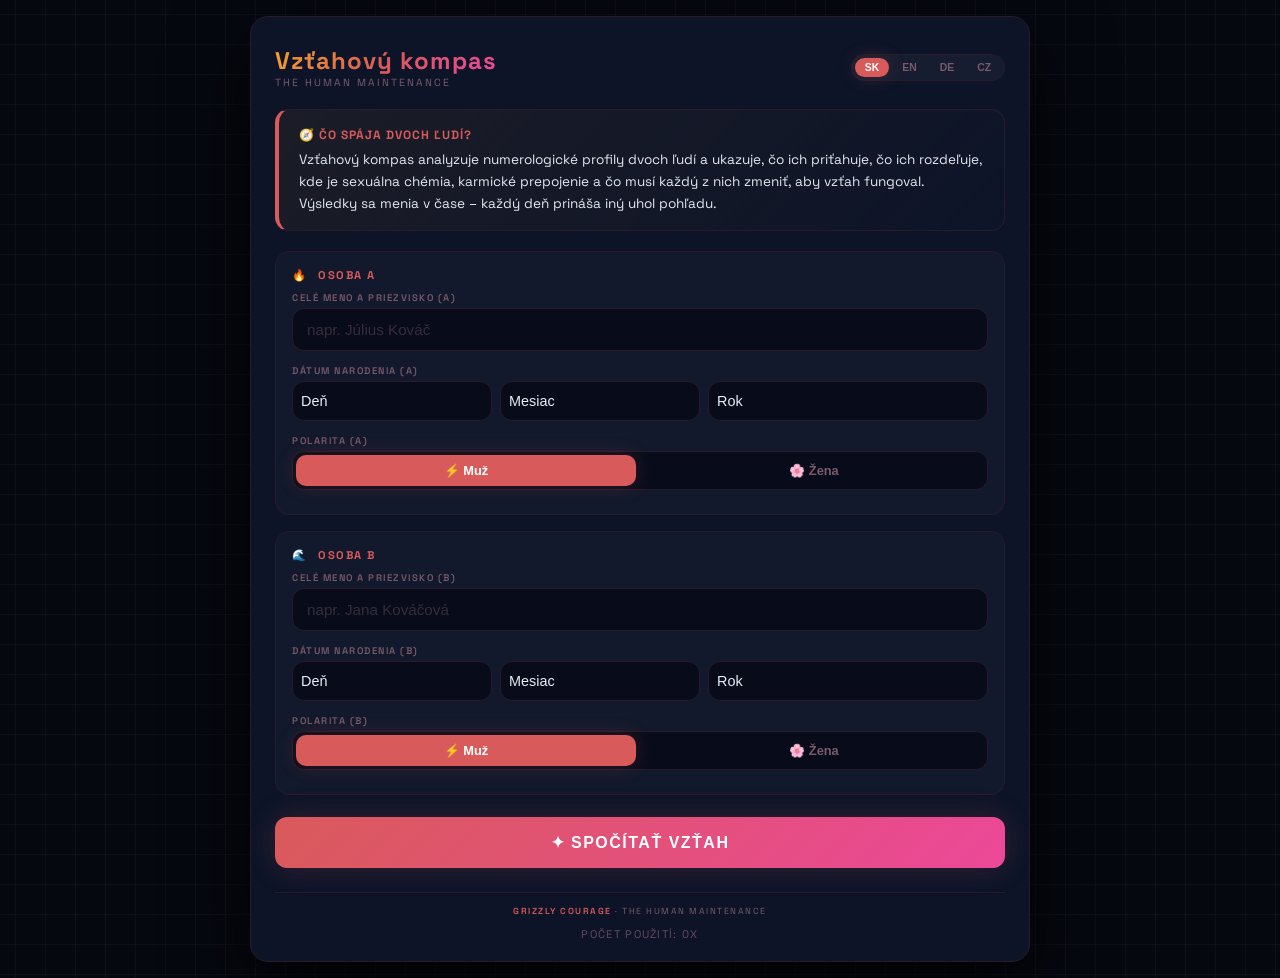
<file: systems/vztahovy-kompas/index.html>
<!DOCTYPE html>
<html lang="sk">
<head>
    <meta charset="UTF-8">
    <meta name="viewport" content="width=device-width, initial-scale=1.0, maximum-scale=1.0, user-scalable=no">
    <title>Vzťahový kompas · The Human Maintenance</title>
    <style>
        * {
            margin: 0;
            padding: 0;
            box-sizing: border-box;
        }

        :root {
            --bg: #060810;
            --card: #0d1428;
            --border: #1e2a4a;
            --text: #e8edf5;
            --muted: #6a7a9a;
            --accent: #f59e0b;
            --accent2: #ec4899;
            --glow: rgba(245, 158, 11, 0.15);
            --glow2: rgba(236, 72, 153, 0.15);
            --radius: 18px;
        }

        body {
            background: var(--bg);
            color: var(--text);
            font-family: -apple-system, BlinkMacSystemFont, "Segoe UI", Roboto, Helvetica, Arial, sans-serif;
            min-height: 100vh;
            display: flex;
            align-items: center;
            justify-content: center;
            padding: 16px;
            -webkit-font-smoothing: antialiased;
        }

        .app {
            max-width: 780px;
            width: 100%;
            background: var(--card);
            border-radius: var(--radius);
            border: 1px solid var(--border);
            padding: 28px 24px 20px;
            box-shadow: 0 30px 80px rgba(0, 0, 0, 0.8);
            position: relative;
            overflow: hidden;
        }

        .header {
            display: flex;
            justify-content: space-between;
            align-items: center;
            margin-bottom: 20px;
            flex-wrap: wrap;
            gap: 8px;
        }

        .logo h1 {
            font-size: 1.5rem;
            font-weight: 700;
            letter-spacing: 1px;
            background: linear-gradient(135deg, #f5a623, var(--accent), var(--accent2));
            -webkit-background-clip: text;
            -webkit-text-fill-color: transparent;
            background-clip: text;
        }

        .logo span {
            display: block;
            font-size: 0.65rem;
            font-weight: 400;
            color: var(--muted);
            letter-spacing: 2px;
            text-transform: uppercase;
            -webkit-text-fill-color: var(--muted);
        }

        .lang-selector {
            display: flex;
            gap: 3px;
            background: rgba(255, 255, 255, 0.04);
            border-radius: 30px;
            padding: 3px;
            border: 1px solid var(--border);
        }

        .lang-selector button {
            background: transparent;
            border: none;
            color: var(--muted);
            padding: 4px 10px;
            border-radius: 30px;
            font-size: 0.65rem;
            font-weight: 700;
            cursor: pointer;
            transition: 0.25s;
            text-transform: uppercase;
        }

        .lang-selector button.active {
            background: var(--accent);
            color: #fff;
            box-shadow: 0 0 20px var(--glow);
        }

        .info-box {
            background: linear-gradient(135deg, rgba(245, 158, 11, 0.06), var(--card));
            border: 1px solid var(--border);
            border-left: 4px solid var(--accent);
            border-radius: 14px;
            padding: 16px 20px;
            margin-bottom: 20px;
            color: #e2e8f0;
            font-size: 0.85rem;
            line-height: 1.6;
        }

        .info-box strong {
            color: var(--accent);
            text-transform: uppercase;
            letter-spacing: 1px;
            display: block;
            margin-bottom: 4px;
            font-size: 0.75rem;
        }

        .form-section {
            margin-bottom: 6px;
        }

        .form-section.hidden {
            display: none;
        }

        .form-group {
            margin-bottom: 14px;
        }

        .form-group label {
            display: block;
            font-size: 0.6rem;
            text-transform: uppercase;
            letter-spacing: 1.5px;
            color: var(--muted);
            margin-bottom: 4px;
            font-weight: 600;
        }

        .form-group input {
            width: 100%;
            padding: 12px 14px;
            background: #080c1a;
            border: 1px solid var(--border);
            border-radius: 12px;
            color: var(--text);
            font-size: 0.95rem;
            transition: 0.3s;
            outline: none;
        }

        .form-group input:focus {
            border-color: var(--accent);
            box-shadow: 0 0 0 3px var(--glow);
        }

        .form-group input::placeholder {
            color: var(--muted);
            opacity: 0.4;
        }

        .person-block {
            background: rgba(255, 255, 255, 0.02);
            border: 1px solid var(--border);
            border-radius: 14px;
            padding: 16px 16px 10px;
            margin-bottom: 16px;
        }

        .person-block .person-title {
            font-size: 0.7rem;
            font-weight: 700;
            text-transform: uppercase;
            letter-spacing: 1.5px;
            color: var(--accent);
            margin-bottom: 10px;
        }

        .person-block .person-title .icon {
            margin-right: 6px;
        }

        .date-row {
            display: grid;
            grid-template-columns: 1fr 1fr 1.4fr;
            gap: 8px;
        }

        .date-row select {
            padding: 11px 8px;
            background: #080c1a;
            border: 1px solid var(--border);
            border-radius: 12px;
            color: var(--text);
            font-size: 0.9rem;
            outline: none;
            transition: 0.3s;
            appearance: none;
            -webkit-appearance: none;
            cursor: pointer;
        }

        .date-row select:focus {
            border-color: var(--accent);
            box-shadow: 0 0 0 3px var(--glow);
        }

        .gender-toggle {
            display: flex;
            gap: 8px;
            background: #080c1a;
            border-radius: 12px;
            padding: 3px;
            border: 1px solid var(--border);
            margin-top: 4px;
        }

        .gender-toggle button {
            flex: 1;
            padding: 8px 0;
            border: none;
            background: transparent;
            color: var(--muted);
            font-size: 0.8rem;
            font-weight: 600;
            border-radius: 10px;
            cursor: pointer;
            transition: 0.25s;
        }

        .gender-toggle button.active {
            background: var(--accent);
            color: #fff;
            box-shadow: 0 0 20px var(--glow);
        }

        .btn-primary {
            width: 100%;
            padding: 16px;
            background: linear-gradient(135deg, var(--accent), var(--accent2));
            border: none;
            border-radius: 12px;
            color: #fff;
            font-size: 1rem;
            font-weight: 700;
            letter-spacing: 1.5px;
            cursor: pointer;
            transition: 0.3s;
            text-transform: uppercase;
            margin-top: 6px;
            box-shadow: 0 0 30px var(--glow);
        }

        .btn-primary:hover {
            transform: scale(1.01);
            box-shadow: 0 0 50px var(--glow);
        }

        .results-container {
            display: none;
            margin-top: 10px;
        }

        .results-container.active {
            display: block;
            animation: fadeIn 0.6s ease;
        }

        @keyframes fadeIn {
            0% { opacity: 0; transform: translateY(20px); }
            100% { opacity: 1; transform: translateY(0); }
        }

        .result-block {
            background: rgba(255, 255, 255, 0.02);
            border: 1px solid var(--border);
            border-radius: 14px;
            padding: 20px 18px;
            margin-bottom: 14px;
            border-left: 3px solid var(--accent);
            transition: border-color 0.3s;
        }

        .result-block .title {
            font-size: 0.8rem;
            font-weight: 700;
            letter-spacing: 1px;
            text-transform: uppercase;
            color: var(--accent);
            margin-bottom: 4px;
            display: flex;
            justify-content: space-between;
            align-items: center;
        }

        .result-block .title .tag {
            font-size: 0.5rem;
            color: var(--muted);
            background: rgba(255, 255, 255, 0.04);
            padding: 2px 10px;
            border-radius: 30px;
            border: 1px solid var(--border);
        }

        .result-block p {
            font-size: 0.95rem;
            line-height: 1.8;
            color: #d0d8e8;
            margin-top: 4px;
        }

        .result-block .highlight {
            color: var(--accent);
            font-weight: 600;
        }

        .result-block .highlight2 {
            color: var(--accent2);
            font-weight: 600;
        }

        /* NOVÉ – pruhy skóre */
        .score-bar {
            display: flex;
            align-items: center;
            gap: 10px;
            margin: 6px 0 2px;
        }
        .score-bar .bar {
            height: 6px;
            flex: 1;
            background: #1a2a3a;
            border-radius: 4px;
            overflow: hidden;
        }
        .score-bar .bar .fill {
            height: 100%;
            border-radius: 4px;
            transition: width 0.6s ease;
        }
        .score-bar .label {
            font-size: 0.7rem;
            color: var(--muted);
            min-width: 36px;
            text-align: right;
        }
        .score-bar .sname {
            font-size: 0.7rem;
            color: var(--muted);
            min-width: 70px;
        }
        .overall-score {
            display: inline-flex;
            align-items: center;
            gap: 8px;
            padding: 4px 14px;
            border-radius: 30px;
            background: rgba(255,255,255,0.04);
            border: 1px solid var(--border);
            font-size: 0.8rem;
            margin-top: 4px;
        }
        .overall-score .circle {
            width: 14px;
            height: 14px;
            border-radius: 50%;
            background: var(--accent);
        }
        .overall-score .num {
            font-weight: 700;
            color: var(--accent);
        }

        .warning-box {
            background: rgba(236, 72, 153, 0.08);
            border: 1px solid var(--accent2);
            border-radius: 12px;
            padding: 12px 16px;
            margin-top: 6px;
            color: #f0b0c0;
            font-size: 0.9rem;
            line-height: 1.6;
        }
        .warning-box strong {
            color: var(--accent2);
        }

        .btn-restart {
            display: block;
            width: 100%;
            padding: 12px;
            background: transparent;
            border: 1px solid var(--border);
            border-radius: 12px;
            color: var(--muted);
            font-size: 0.8rem;
            cursor: pointer;
            transition: 0.3s;
            text-align: center;
            margin-top: 8px;
        }

        .btn-restart:hover {
            border-color: var(--accent);
            color: #fff;
        }

        .refresh-btn {
            background: transparent;
            border: 1px solid var(--border);
            color: var(--muted);
            padding: 4px 14px;
            border-radius: 30px;
            cursor: pointer;
            font-size: 0.7rem;
            transition: 0.3s;
            flex: 0 1 auto;
        }
        .refresh-btn:hover {
            border-color: var(--accent);
            color: #fff;
        }

        .footer {
            margin-top: 24px;
            padding-top: 12px;
            border-top: 1px solid var(--border);
            text-align: center;
            font-size: 0.55rem;
            color: var(--muted);
            letter-spacing: 1.5px;
            text-transform: uppercase;
        }

        .footer strong {
            color: var(--accent);
            font-weight: 600;
        }

        @media (max-width: 480px) {
            .app {
                padding: 16px 12px 14px;
            }
            .logo h1 {
                font-size: 1.2rem;
            }
            .result-block {
                padding: 14px 12px;
            }
            .result-block p {
                font-size: 0.88rem;
            }
            .date-row {
                grid-template-columns: 1fr 1fr 1.2fr;
                gap: 4px;
            }
            .date-row select {
                padding: 10px 4px;
                font-size: 0.85rem;
            }
            .header {
                flex-direction: column;
                align-items: stretch;
            }
            .lang-selector {
                align-self: flex-start;
            }
            .person-block {
                padding: 12px 10px 8px;
            }
            .score-bar .sname {
                min-width: 50px;
                font-size: 0.6rem;
            }
        }
    </style>

    <link rel="preconnect" href="https://fonts.googleapis.com">
    <link rel="preconnect" href="https://fonts.gstatic.com" crossorigin>
    <link href="https://fonts.googleapis.com/css2?family=Orbitron:wght@600;700;800;900&family=Space+Grotesk:wght@400;500;600;700&display=swap" rel="stylesheet">
    <link rel="stylesheet" href="../../css/variables.css">
    <link rel="stylesheet" href="../../css/base.css">
    <link rel="icon" href="../../images/logo-projektu.png">
</head>
<body class="hm-grid-bg">
<div class="hm-topbar">
    <a class="hm-back" href="../../index.html">
        <svg viewBox="0 0 24 24" fill="none" stroke="currentColor" stroke-width="2.4" stroke-linecap="round" stroke-linejoin="round"><path d="M15 18l-6-6 6-6"/></svg>
        Späť do centra
    </a>
    <span class="hm-system-tag">Vzťahový kompas</span>
</div>

    <div class="app" id="app">
        <div class="header">
            <div class="logo">
                <h1 id="appTitle">Vzťahový kompas</h1>
                <span id="subBrand">The Human Maintenance</span>
            </div>
            <div class="lang-selector" id="langSelector">
                <button class="active" data-lang="sk">SK</button>
                <button data-lang="en">EN</button>
                <button data-lang="de">DE</button>
                <button data-lang="cz">CZ</button>
            </div>
        </div>

        <div class="info-box">
            <strong id="infoTitle">🧭 Čo spája dvoch ľudí?</strong>
            <p id="infoText">Vzťahový kompas analyzuje numerologické profily dvoch ľudí a ukazuje, čo ich priťahuje, čo ich rozdeľuje, kde je sexuálna chémia, karmické prepojenie a čo musí každý z nich zmeniť, aby vzťah fungoval. Výsledky sa menia v čase – každý deň prináša iný uhol pohľadu.</p>
        </div>

        <div class="form-section" id="formSection">
            <!-- Osoba A -->
            <div class="person-block">
                <div class="person-title"><span class="icon">🔥</span> <span id="lblPersonA">Osoba A</span></div>
                <div class="form-group">
                    <label id="lblNameA">Celé meno a priezvisko</label>
                    <input type="text" id="fullNameA" placeholder="napr. Július Kováč">
                </div>
                <div class="form-group">
                    <label id="lblBirthA">Dátum narodenia</label>
                    <div class="date-row">
                        <select id="birthDayA"><option value="">Deň</option></select>
                        <select id="birthMonthA">
                            <option value="">Mesiac</option>
                            <option value="1">Január</option><option value="2">Február</option>
                            <option value="3">Marec</option><option value="4">Apríl</option>
                            <option value="5">Máj</option><option value="6">Jún</option>
                            <option value="7">Júl</option><option value="8">August</option>
                            <option value="9">September</option><option value="10">Október</option>
                            <option value="11">November</option><option value="12">December</option>
                        </select>
                        <select id="birthYearA"><option value="">Rok</option></select>
                    </div>
                </div>
                <div class="form-group">
                    <label id="lblGenderA">Polarita</label>
                    <div class="gender-toggle" data-person="A">
                        <button class="active" data-gender="m">⚡ Muž</button>
                        <button data-gender="f">🌸 Žena</button>
                    </div>
                </div>
            </div>

            <!-- Osoba B -->
            <div class="person-block">
                <div class="person-title"><span class="icon">🌊</span> <span id="lblPersonB">Osoba B</span></div>
                <div class="form-group">
                    <label id="lblNameB">Celé meno a priezvisko</label>
                    <input type="text" id="fullNameB" placeholder="napr. Jana Kováčová">
                </div>
                <div class="form-group">
                    <label id="lblBirthB">Dátum narodenia</label>
                    <div class="date-row">
                        <select id="birthDayB"><option value="">Deň</option></select>
                        <select id="birthMonthB">
                            <option value="">Mesiac</option>
                            <option value="1">Január</option><option value="2">Február</option>
                            <option value="3">Marec</option><option value="4">Apríl</option>
                            <option value="5">Máj</option><option value="6">Jún</option>
                            <option value="7">Júl</option><option value="8">August</option>
                            <option value="9">September</option><option value="10">Október</option>
                            <option value="11">November</option><option value="12">December</option>
                        </select>
                        <select id="birthYearB"><option value="">Rok</option></select>
                    </div>
                </div>
                <div class="form-group">
                    <label id="lblGenderB">Polarita</label>
                    <div class="gender-toggle" data-person="B">
                        <button class="active" data-gender="m">⚡ Muž</button>
                        <button data-gender="f">🌸 Žena</button>
                    </div>
                </div>
            </div>

            <button class="btn-primary" id="btnStart">✦ Spočítať vzťah</button>
        </div>

        <div class="results-container" id="resultsContainer">
            <div id="outputWrapper"></div>
            <div style="display:flex; gap:10px; margin-top:8px; flex-wrap:wrap; justify-content:center;">
                <button class="btn-restart" id="btnRestart" style="flex:1; min-width:140px;">↺ Nový vzťah</button>
                <button class="refresh-btn" id="btnRefresh">⟳ Obnoviť teraz</button>
            </div>
        </div>

        <div class="footer">
            <strong>Grizzly Courage</strong> · The Human Maintenance
            <div id="systemUsageCounter" style="margin-top:10px; font-size:11px; letter-spacing:.12em; text-transform:uppercase; opacity:.8;">Počet použití: 0x</div>
        </div>
    </div>

    <script>
        (function() {
            'use strict';

            // ================================================================
            // 1. JAZYKOVÉ PREKLADY (rozšírené)
            // ================================================================
            const LANG = {
                sk: {
                    title: 'Vzťahový kompas',
                    brand: 'The Human Maintenance',
                    infoTitle: '🧭 Čo spája dvoch ľudí?',
                    infoText: 'Vzťahový kompas analyzuje numerologické profily dvoch ľudí a ukazuje, čo ich priťahuje, čo ich rozdeľuje, kde je sexuálna chémia, karmické prepojenie a čo musí každý z nich zmeniť, aby vzťah fungoval. Výsledky sa menia v čase – každý deň prináša iný uhol pohľadu.',
                    personA: 'Osoba A',
                    personB: 'Osoba B',
                    nameA: 'Celé meno a priezvisko (A)',
                    nameB: 'Celé meno a priezvisko (B)',
                    namePlaceholderA: 'napr. Július Kováč',
                    namePlaceholderB: 'napr. Jana Kováčová',
                    birthA: 'Dátum narodenia (A)',
                    birthB: 'Dátum narodenia (B)',
                    optDay: 'Deň',
                    optMonth: 'Mesiac',
                    optYear: 'Rok',
                    genderA: 'Polarita (A)',
                    genderB: 'Polarita (B)',
                    male: '⚡ Muž',
                    female: '🌸 Žena',
                    start: '✦ Spočítať vzťah',
                    restart: '↺ Nový vzťah',
                    refresh: '⟳ Obnoviť teraz',
                    alert: 'Prosím, vyplňte obe mená a dátumy narodenia.',
                    parts: {
                        attraction: '🔥 Príťažlivosť a chémia',
                        bond: '❤️ Čo vás spája',
                        conflict: '💥 Čo vás rozdeľuje',
                        karma: '🌀 Prečo ste sa stretli',
                        hisWork: '⚔️ Čo musí zlepšiť on',
                        herWork: '🛡️ Čo musí zlepšiť ona',
                        warning: '⚠️ Varovanie',
                        potential: '🌟 Spoločný potenciál'
                    },
                    tags: {
                        attraction: 'túžba a sex',
                        bond: 'duševné puto',
                        conflict: 'výzvy a hádky',
                        karma: 'karmické prepojenie',
                        hisWork: 'jeho práca na sebe',
                        herWork: 'jej práca na sebe',
                        potential: 'spoločná budúcnosť'
                    },
                    scores: {
                        chemistry: 'Chémia',
                        bond: 'Puto',
                        conflict: 'Konflikt',
                        karma: 'Karma',
                        work: 'Práca na sebe',
                        potential: 'Potenciál',
                        overall: 'Celková kompatibilita'
                    },
                    warningText: 'Ak sa nezmeníte, tento vzťah sa stane väzením. Už teraz vidíte, kde to drhne – ale ignorujete to. Každá hádka, každé mlčanie, každý únik je ďalšou tehlou v múre medzi vami. Nečakajte na zázrak. Zázrak ste vy – ak sa rozhodnete konať.'
                },
                en: {
                    title: 'Relationship Compass',
                    brand: 'The Human Maintenance',
                    infoTitle: '🧭 What connects two people?',
                    infoText: 'The Relationship Compass analyzes the numerological profiles of two people and shows what attracts them, what divides them, where the sexual chemistry is, karmic connection, and what each needs to change for the relationship to work. Results change over time – each day brings a new perspective.',
                    personA: 'Person A',
                    personB: 'Person B',
                    nameA: 'Full Name (A)',
                    nameB: 'Full Name (B)',
                    namePlaceholderA: 'e.g. John Doe',
                    namePlaceholderB: 'e.g. Jane Doe',
                    birthA: 'Date of Birth (A)',
                    birthB: 'Date of Birth (B)',
                    optDay: 'Day',
                    optMonth: 'Month',
                    optYear: 'Year',
                    genderA: 'Polarity (A)',
                    genderB: 'Polarity (B)',
                    male: '⚡ Male',
                    female: '🌸 Female',
                    start: '✦ Calculate Relationship',
                    restart: '↺ New Relationship',
                    refresh: '⟳ Refresh now',
                    alert: 'Please fill in both names and dates of birth.',
                    parts: {
                        attraction: '🔥 Attraction & Chemistry',
                        bond: '❤️ What Connects You',
                        conflict: '💥 What Divides You',
                        karma: '🌀 Why You Met',
                        hisWork: '⚔️ What He Must Improve',
                        herWork: '🛡️ What She Must Improve',
                        warning: '⚠️ Warning',
                        potential: '🌟 Shared Potential'
                    },
                    tags: {
                        attraction: 'desire & sex',
                        bond: 'soul bond',
                        conflict: 'challenges & fights',
                        karma: 'karmic connection',
                        hisWork: 'his inner work',
                        herWork: 'her inner work',
                        potential: 'shared future'
                    },
                    scores: {
                        chemistry: 'Chemistry',
                        bond: 'Bond',
                        conflict: 'Conflict',
                        karma: 'Karma',
                        work: 'Inner work',
                        potential: 'Potential',
                        overall: 'Overall compatibility'
                    },
                    warningText: 'If you don\'t change, this relationship will become a prison. You already see where it breaks – but you ignore it. Every fight, every silence, every escape is another brick in the wall between you. Don\'t wait for a miracle. The miracle is you – if you decide to act.'
                },
                de: {
                    title: 'Beziehungskompass',
                    brand: 'The Human Maintenance',
                    infoTitle: '🧭 Was verbindet zwei Menschen?',
                    infoText: 'Der Beziehungskompass analysiert die numerologischen Profile zweier Menschen und zeigt, was sie anzieht, was sie trennt, wo die sexuelle Chemie ist, die karmische Verbindung und was jeder von ihnen ändern muss, damit die Beziehung funktioniert. Ergebnisse ändern sich über die Zeit – jeder Tag bringt eine neue Perspektive.',
                    personA: 'Person A',
                    personB: 'Person B',
                    nameA: 'Vollständiger Name (A)',
                    nameB: 'Vollständiger Name (B)',
                    namePlaceholderA: 'z.B. Julius Kováč',
                    namePlaceholderB: 'z.B. Jana Kováčová',
                    birthA: 'Geburtsdatum (A)',
                    birthB: 'Geburtsdatum (B)',
                    optDay: 'Tag',
                    optMonth: 'Monat',
                    optYear: 'Jahr',
                    genderA: 'Polarität (A)',
                    genderB: 'Polarität (B)',
                    male: '⚡ Männlich',
                    female: '🌸 Weiblich',
                    start: '✦ Beziehung berechnen',
                    restart: '↺ Neue Beziehung',
                    refresh: '⟳ Jetzt aktualisieren',
                    alert: 'Bitte füllen Sie beide Namen und Geburtsdaten aus.',
                    parts: {
                        attraction: '🔥 Anziehung & Chemie',
                        bond: '❤️ Was euch verbindet',
                        conflict: '💥 Was euch trennt',
                        karma: '🌀 Warum ihr euch traft',
                        hisWork: '⚔️ Was er verbessern muss',
                        herWork: '🛡️ Was sie verbessern muss',
                        warning: '⚠️ Warnung',
                        potential: '🌟 Gemeinsames Potenzial'
                    },
                    tags: {
                        attraction: 'Verlangen & Sex',
                        bond: 'Seelenband',
                        conflict: 'Herausforderungen & Streit',
                        karma: 'karmische Verbindung',
                        hisWork: 'seine innere Arbeit',
                        herWork: 'ihre innere Arbeit',
                        potential: 'gemeinsame Zukunft'
                    },
                    scores: {
                        chemistry: 'Chemie',
                        bond: 'Bindung',
                        conflict: 'Konflikt',
                        karma: 'Karma',
                        work: 'Innere Arbeit',
                        potential: 'Potenzial',
                        overall: 'Gesamtkompatibilität'
                    },
                    warningText: 'Wenn ihr euch nicht ändert, wird diese Beziehung zu einem Gefängnis. Ihr seht bereits, wo es hakt – aber ihr ignoriert es. Jeder Streit, jedes Schweigen, jede Flucht ist ein weiterer Stein in der Mauer zwischen euch. Wartet nicht auf ein Wunder. Das Wunder seid ihr – wenn ihr beschließt zu handeln.'
                },
                cz: {
                    title: 'Kompas vztahů',
                    brand: 'The Human Maintenance',
                    infoTitle: '🧭 Co spojuje dva lidi?',
                    infoText: 'Kompas vztahů analyzuje numerologické profily dvou lidí a ukazuje, co je přitahuje, co je rozděluje, kde je sexuální chemie, karmické propojení a co musí každý z nich změnit, aby vztah fungoval. Výsledky se mění v čase – každý den přináší nový úhel pohledu.',
                    personA: 'Osoba A',
                    personB: 'Osoba B',
                    nameA: 'Celé jméno a příjmení (A)',
                    nameB: 'Celé jméno a příjmení (B)',
                    namePlaceholderA: 'např. Julius Kováč',
                    namePlaceholderB: 'např. Jana Kováčová',
                    birthA: 'Datum narození (A)',
                    birthB: 'Datum narození (B)',
                    optDay: 'Den',
                    optMonth: 'Měsíc',
                    optYear: 'Rok',
                    genderA: 'Polarita (A)',
                    genderB: 'Polarita (B)',
                    male: '⚡ Muž',
                    female: '🌸 Žena',
                    start: '✦ Spočítat vztah',
                    restart: '↺ Nový vztah',
                    refresh: '⟳ Obnovit teď',
                    alert: 'Prosím, vyplňte obě jména a data narození.',
                    parts: {
                        attraction: '🔥 Přitažlivost a chemie',
                        bond: '❤️ Co vás spojuje',
                        conflict: '💥 Co vás rozděluje',
                        karma: '🌀 Proč jste se potkali',
                        hisWork: '⚔️ Co musí zlepšit on',
                        herWork: '🛡️ Co musí zlepšit ona',
                        warning: '⚠️ Varování',
                        potential: '🌟 Společný potenciál'
                    },
                    tags: {
                        attraction: 'touha a sex',
                        bond: 'duševní pouto',
                        conflict: 'výzvy a hádky',
                        karma: 'karmické propojení',
                        hisWork: 'jeho práce na sobě',
                        herWork: 'její práce na sobě',
                        potential: 'společná budoucnost'
                    },
                    scores: {
                        chemistry: 'Chemie',
                        bond: 'Pouto',
                        conflict: 'Konflikt',
                        karma: 'Karma',
                        work: 'Vnitřní práce',
                        potential: 'Potenciál',
                        overall: 'Celková kompatibilita'
                    },
                    warningText: 'Pokud se nezměníte, stane se tento vztah vězením. Už teď vidíte, kde to drhne – ale ignorujete to. Každá hádka, každé mlčení, každý únik je další cihlou ve zdi mezi vámi. Nečekejte na zázrak. Zázrak jste vy – pokud se rozhodnete jednat.'
                }
            };

            let currentLang = 'sk';
            let genderA = 'm';
            let genderB = 'm';

            // ================================================================
            // 2. NUMEROLOGICKÉ FUNKCIE (kompletné)
            // ================================================================
            function numerologySum(str) {
                let sum = 0;
                for (let ch of str) {
                    let d = parseInt(ch);
                    if (!isNaN(d)) sum += d;
                }
                while (sum > 9 && sum !== 11 && sum !== 22 && sum !== 33) {
                    sum = String(sum).split('').reduce((a, b) => parseInt(a) + parseInt(b), 0);
                }
                return sum;
            }

            function nameToNumber(name) {
                const map = {
                    'a': 1, 'á': 1, 'ä': 1, 'b': 2, 'c': 3, 'č': 3, 'd': 4, 'ď': 4,
                    'e': 5, 'é': 5, 'ě': 5, 'f': 6, 'g': 7, 'h': 8, 'ch': 8, 'i': 9,
                    'í': 9, 'j': 1, 'k': 2, 'l': 3, 'm': 4, 'n': 5, 'ň': 5, 'o': 6,
                    'ó': 6, 'ô': 6, 'p': 7, 'q': 8, 'r': 9, 'ř': 9, 's': 1, 'š': 1,
                    't': 2, 'ť': 2, 'u': 3, 'ú': 3, 'ů': 3, 'v': 4, 'w': 5, 'x': 6,
                    'y': 7, 'ý': 7, 'z': 8, 'ž': 8
                };
                let clean = name.toLowerCase().replace(/[^a-záäčďéěíňóôřšťúůýž]/g, '');
                let sum = 0;
                for (let ch of clean) {
                    if (map[ch]) sum += map[ch];
                }
                while (sum > 9 && sum !== 11 && sum !== 22 && sum !== 33) {
                    sum = String(sum).split('').reduce((a, b) => parseInt(a) + parseInt(b), 0);
                }
                return sum;
            }

            function getVowelsSum(name) {
                const vowels = 'aeiouyáäéíóôúý';
                let sum = 0;
                let clean = name.toLowerCase().replace(/[^a-záäčďéěíňóôřšťúůýž]/g, '');
                for (let ch of clean) {
                    if (vowels.includes(ch)) {
                        const map = {
                            'a': 1, 'á': 1, 'ä': 1, 'e': 5, 'é': 5, 'ě': 5,
                            'i': 9, 'í': 9, 'o': 6, 'ó': 6, 'ô': 6, 'u': 3,
                            'ú': 3, 'ů': 3, 'y': 7, 'ý': 7
                        };
                        sum += map[ch] || 0;
                    }
                }
                while (sum > 9 && sum !== 11 && sum !== 22 && sum !== 33) {
                    sum = String(sum).split('').reduce((a, b) => parseInt(a) + parseInt(b), 0);
                }
                return sum;
            }

            function getConsonantsSum(name) {
                const vowels = 'aeiouyáäéíóôúý';
                let sum = 0;
                let clean = name.toLowerCase().replace(/[^a-záäčďéěíňóôřšťúůýž]/g, '');
                for (let ch of clean) {
                    if (!vowels.includes(ch)) {
                        const map = {
                            'b': 2, 'c': 3, 'č': 3, 'd': 4, 'ď': 4, 'f': 6,
                            'g': 7, 'h': 8, 'ch': 8, 'j': 1, 'k': 2, 'l': 3,
                            'm': 4, 'n': 5, 'ň': 5, 'p': 7, 'q': 8, 'r': 9,
                            'ř': 9, 's': 1, 'š': 1, 't': 2, 'ť': 2, 'v': 4,
                            'w': 5, 'x': 6, 'z': 8, 'ž': 8
                        };
                        sum += map[ch] || 0;
                    }
                }
                while (sum > 9 && sum !== 11 && sum !== 22 && sum !== 33) {
                    sum = String(sum).split('').reduce((a, b) => parseInt(a) + parseInt(b), 0);
                }
                return sum;
            }

            function getAdjustedDate(year, month, day, daysOffset) {
                const d = new Date(year, month - 1, day);
                d.setDate(d.getDate() + daysOffset);
                const y = d.getFullYear();
                const m = String(d.getMonth() + 1).padStart(2, '0');
                const dd = String(d.getDate()).padStart(2, '0');
                return `${y}${m}${dd}`;
            }

            function getBirthdayNumber(day) {
                return numerologySum(String(day));
            }

            function getChallenge(day, month) {
                const diff = Math.abs(parseInt(day) - parseInt(month));
                return numerologySum(String(diff));
            }

            function getMaturity(lifePath, destiny) {
                return numerologySum(String(lifePath + destiny));
            }

            function getKarmicDebt(number) {
                const debts = [13, 14, 16, 19];
                let debt = null;
                if (number === 13 || number === 14 || number === 16 || number === 19) {
                    debt = number;
                }
                if (!debt) {
                    let temp = number;
                    while (temp > 9 && temp !== 11 && temp !== 22 && temp !== 33) {
                        const s = String(temp);
                        if (s.length === 2) {
                            const a = parseInt(s[0]);
                            const b = parseInt(s[1]);
                            const sum = a + b;
                            if (sum === 13 || sum === 14 || sum === 16 || sum === 19) {
                                debt = sum;
                                break;
                            }
                            temp = sum;
                        } else {
                            break;
                        }
                    }
                }
                return debt;
            }

            function getHiddenPassions(name) {
                const map = {
                    'a': 1, 'á': 1, 'ä': 1, 'b': 2, 'c': 3, 'č': 3, 'd': 4, 'ď': 4,
                    'e': 5, 'é': 5, 'ě': 5, 'f': 6, 'g': 7, 'h': 8, 'ch': 8, 'i': 9,
                    'í': 9, 'j': 1, 'k': 2, 'l': 3, 'm': 4, 'n': 5, 'ň': 5, 'o': 6,
                    'ó': 6, 'ô': 6, 'p': 7, 'q': 8, 'r': 9, 'ř': 9, 's': 1, 'š': 1,
                    't': 2, 'ť': 2, 'u': 3, 'ú': 3, 'ů': 3, 'v': 4, 'w': 5, 'x': 6,
                    'y': 7, 'ý': 7, 'z': 8, 'ž': 8
                };
                let clean = name.toLowerCase().replace(/[^a-záäčďéěíňóôřšťúůýž]/g, '');
                const counts = {};
                for (let ch of clean) {
                    if (map[ch]) {
                        const num = map[ch];
                        counts[num] = (counts[num] || 0) + 1;
                    }
                }
                let maxCount = 0;
                let passions = [];
                for (let num in counts) {
                    if (counts[num] > maxCount) {
                        maxCount = counts[num];
                        passions = [parseInt(num)];
                    } else if (counts[num] === maxCount) {
                        passions.push(parseInt(num));
                    }
                }
                return passions;
            }

            function getSubconsciousSelf(name) {
                const consonants = getConsonantsSum(name);
                let sub = consonants;
                while (sub > 9 && sub !== 11 && sub !== 22 && sub !== 33) {
                    sub = String(sub).split('').reduce((a, b) => parseInt(a) + parseInt(b), 0);
                }
                return sub;
            }

            // ================================================================
            // 3. ČASOVÉ VÝPOČTY (pre dynamiku)
            // ================================================================
            function getPersonalYear(day, month, year, now) {
                const curYear = now.getFullYear();
                return numerologySum(String(day) + String(month) + String(curYear));
            }
            function getPersonalMonth(personalYear, now) {
                const curMonth = now.getMonth() + 1;
                return numerologySum(String(personalYear) + String(curMonth));
            }
            function getPersonalDay(personalMonth, now) {
                const curDay = now.getDate();
                return numerologySum(String(personalMonth) + String(curDay));
            }
            function getPersonalHour(personalYear, now) {
                const hour = now.getHours();
                return numerologySum(String(personalYear) + String(hour));
            }

            // ================================================================
            // 4. GENERÁTORY TEXTU – DRSNÉ, KONFRONTAČNÉ, S ČÍSLAMI
            // ================================================================

            // ---- PRÍŤAŽLIVOSŤ A CHÉMIA ----
            function generateAttraction(lpA, lpB, soulA, soulB, persA, persB, now) {
                const sum = numerologySum(String(lpA + lpB));
                const diff = Math.abs(lpA - lpB);
                const soulDiff = Math.abs(soulA - soulB);
                const persDiff = Math.abs(persA - persB);
                const hour = now.getHours();

                let text = '';
                if (sum === 2 || sum === 4 || sum === 6 || sum === 8) {
                    text += 'Táto chémia je ako domov. Nie je búrlivá – je hlboká. Priťahujete sa, pretože ste si navzájom útočiskom. Ale pozor: domov môže byť aj väzenie, ak sa prestanete hýbať. ';
                } else if (sum === 1 || sum === 5 || sum === 7) {
                    text += 'Vy dvaja ste iskra a benzín. Vzrušenie, napätie, sexuálny náboj – to všetko tam je. Ale iskra môže aj popáliť. Ak si nedáte pozor, vyhoríte. ';
                } else if (sum === 3 || sum === 9) {
                    text += 'Vaša chémia je na úrovni duše. Cítite sa, ako by ste sa poznali celé životy. Je to intenzívne, až desivé. Ale práve preto ste sa k sebe priťahovali – aby ste si navzájom ukázali, čo znamená byť videný. ';
                } else {
                    text += 'Vaša príťažlivosť je jemná, ale vytrvalá. Nie je to búrka, je to príliv. Pomaly, ale isto vás to k sebe ťahá. A keď ste spolu, je to ako návrat domov. ';
                }

                // Sexuálna chémia – drsnejšie
                const chem = numerologySum(String(soulA + soulB + persA + persB));
                if (chem === 1 || chem === 5 || chem === 8) {
                    text += 'Sex medzi vami je divoký a nepredvídateľný. Je v tom surovosť, ktorá vás oboch desí aj priťahuje. Ak to nebudete vedieť kanalizovať, zničí vás to. ';
                } else if (chem === 2 || chem === 6) {
                    text += 'Vaša intimita je nežná, ale hlboká. Nie je o výkrikoch, ale o dôvere. Spojenie, ktoré máte v posteli, je mostom medzi vašimi dušami. Nezanedbávajte ho. ';
                } else if (chem === 3 || chem === 9) {
                    text += 'Vaša sexuálna chémia je tvorivá a dobrodružná. Radi experimentujete, skúšate nové veci – ale niekedy sa bojíte povedať, čo naozaj chcete. Povedzte to. ';
                } else if (chem === 4 || chem === 7) {
                    text += 'Vaša intimita je o hĺbke a premyslenosti. Každý dotyk má význam. Ste dvaja, ktorí vedia čítať telo druhého bez slov. Využite to. ';
                } else {
                    text += 'Vaša fyzická chémia je stabilná, možno až príliš. Je v tom málo vášne – ale veľa istoty. Skúste do toho vniesť trochu chaosu. ';
                }

                // Časový faktor – hodina
                if (hour >= 6 && hour < 12) {
                    text += ' Ráno je vaša chémia najčistejšia – ešte nie je zaťažená denným stresom. Využite to na prepojenie.';
                } else if (hour >= 12 && hour < 18) {
                    text += ' Cez deň vaša chémia kolíše – ste roztržití. Skúste si nájsť moment na nenútený kontakt.';
                } else {
                    text += ' Večer a v noci vaša chémia naberá na intenzite. Ste k sebe najúprimnejší – aj najzraniteľnejší.';
                }

                return text;
            }

            // ---- ČO VÁS SPÁJA ----
            function generateBond(lpA, lpB, destA, destB, soulA, soulB, now) {
                const sumLP = numerologySum(String(lpA + lpB));
                const sumDest = numerologySum(String(destA + destB));
                const sumSoul = numerologySum(String(soulA + soulB));
                const month = now.getMonth();

                let text = '';
                if (sumLP === 2 || sumLP === 4 || sumLP === 6 || sumLP === 8) {
                    text += 'Spája vás túžba po bezpečí. Obaja hľadáte niekoho, s kým môžete byť sami sebou. A našli ste to v sebe navzájom. Ale pozor – bezpečie môže byť aj pasce. ';
                } else if (sumLP === 1 || sumLP === 5 || sumLP === 7) {
                    text += 'Spája vás sloboda. Obaja potrebujete priestor, ale zároveň túžite po blízkosti. Toto napätie vás drží pri sebe – ale aj rozdeľuje. Nájdite rovnováhu. ';
                } else if (sumLP === 3 || sumLP === 9) {
                    text += 'Spája vás tvorivosť a duchovno. Ste dvaja, ktorí vidia svet inak – a práve preto ste si našli cestu k sebe. Spolu môžete vytvárať veci, ktoré presahujú vás. ';
                } else {
                    text += 'Spája vás jednoduchá ľudskosť. Nie je to o vášni, ani o ideáloch – je to o tom, že spolu dokážete byť ticho, bez toho, aby ste sa cítili trápne. A to je vzácne. ';
                }

                // Duševné puto
                if (sumSoul === 2 || sumSoul === 6 || sumSoul === 9) {
                    text += 'Vaše duše sú prepojené na úrovni, ktorú si ani neuvedomujete. Cítite jeden druhého na diaľku. Toto puto je vzácne – ale aj bremeno. Nezneužívajte ho. ';
                } else if (sumSoul === 1 || sumSoul === 8) {
                    text += 'Vaše duše sú nezávislé, ale navzájom sa rešpektujú. Potrebujete si nechať priestor – ale keď ste spolu, je to ako návrat domov. Dajte si ten priestor. ';
                } else if (sumSoul === 3 || sumSoul === 5) {
                    text += 'Vaše duše túžia po radosti a slobode. Spolu objavujete svet, smejete sa, tvoríte. Vaše prepojenie je ľahké a oslobodzujúce – ale niekedy aj povrchné. Skúste ísť hlbšie. ';
                } else {
                    text += 'Vaše duševné prepojenie je hlboké a premyslené. Nepatríte k tým, ktorí hovoria veľa – ale vaša vzájomná prítomnosť hovorí za všetko.';
                }

                // Sezónny vplyv
                const seasons = ['zima', 'jar', 'leto', 'jeseň'];
                const season = seasons[Math.floor(month / 3) % 4];
                text += ` V tomto ${season} období je vaše puto najsilnejšie, keď ste spolu v prírode – skúste to.`;

                return text;
            }

            // ---- ČO VÁS ROZDEĽUJE ----
            function generateConflict(lpA, lpB, destA, destB, challengeA, challengeB, now) {
                const diffLP = Math.abs(lpA - lpB);
                const diffDest = Math.abs(destA - destB);
                const sumChall = numerologySum(String(challengeA + challengeB));
                const hour = now.getHours();

                let text = '';
                if (diffLP >= 4) {
                    text += 'Rozdeľuje vás to, že každý z vás potrebuje iný smer. Ty (A) potrebuješ stabilitu, on/ona (B) potrebuje slobodu – alebo naopak. Toto nie je drobnosť – je to základný rozpor. Buď sa naučíte rešpektovať odlišnosť, alebo sa rozídete. ';
                } else if (diffLP >= 2) {
                    text += 'Rozdeľuje vás tempo. Jeden chce ísť rýchlo, druhý pomaly. Jeden chce všetko hneď, druhý chce čakať. Toto napätie vás vyčerpáva viac, než si priznávate. ';
                } else {
                    text += 'Rozdeľujú vás detaily. Maličkosti, ktoré by nemali mať význam – ale pre vás majú. Pretože za nimi stojí niečo väčšie: strach z toho, že ten druhý vás naozaj nevidí. ';
                }

                // Osudové rozdiely
                if (diffDest >= 4) {
                    text += 'Vaše životné ciele sú tak odlišné, že sa pýtate, či vôbec má zmysel pokračovať. Jeden chce rodinu, druhý kariéru. Jeden chce pokoj, druhý vzrušenie. Toto je vaša najväčšia skúška. ';
                } else if (diffDest >= 2) {
                    text += 'Vaše ciele sú trochu iné, ale dajú sa zladiť. Problém je, že sa navzájom porovnávate. Prestaňte. Každý má svoju cestu. ';
                } else {
                    text += 'Vaše ciele sú podobné, ale spôsob, akým ich chcete dosiahnuť, je iný. Toto je zdrojom vašich najčastejších hádok. Skúste sa pýtať: "Čo je naozaj dôležité?"';
                }

                // Časový faktor – večer sú hádky horšie
                if (hour >= 18 && hour < 23) {
                    text += ' Večer máte tendenciu vybuchovať – ste unavení a bráni vás menej. Skúste si nechať ťažké rozhovory na ráno.';
                }

                return text;
            }

            // ---- PREČO STE SA STRETLI ----
            function generateKarma(lpA, lpB, destA, destB, soulA, soulB, karmicA, karmicB, now) {
                const sumLP = numerologySum(String(lpA + lpB));
                const sumSoul = numerologySum(String(soulA + soulB));
                const day = now.getDate();

                let text = '';
                if (karmicA && karmicB) {
                    text += 'Obaja máte karmické dlhy – a stretli ste sa, aby ste ich spoločne vyriešili. Tento vzťah nie je náhoda. Ste tu preto, aby ste si navzájom ukázali svoje najtemnejšie kúty. Nebojte sa ich. ';
                } else if (karmicA || karmicB) {
                    text += 'Jeden z vás má karmický dlh, ktorý sa v tomto vzťahu prejavuje. Ten druhý je tu ako zrkadlo – ukazuje vám, čo musíte uzavrieť. Je to intenzívne, ale potrebné. Neutečte pred tým. ';
                }

                if (sumLP === 2 || sumLP === 4 || sumLP === 6) {
                    text += 'Stretli ste sa, pretože obaja potrebujete niekoho, kto vás uzemní. Ste dvaja ľudia, ktorí hľadajú stabilitu – a našli ju v sebe navzájom. Ale stabilita nie je cieľ, je to základ. ';
                } else if (sumLP === 1 || sumLP === 8) {
                    text += 'Stretli ste sa, pretože obaja ste silné osobnosti. Potrebujete niekoho, kto vám vydrží – a kto vás nenechá vyhorieť. Ste si navzájom kotvou aj vetrom. Využite to. ';
                } else if (sumLP === 3 || sumLP === 5) {
                    text += 'Stretli ste sa, pretože obaja túžite po radosti a dobrodružstve. Vaša spoločná cesta je o objavovaní a smiechu – ale aj o tom, že sa navzájom naučíte zostať pri sebe. ';
                } else if (sumLP === 7 || sumLP === 9) {
                    text += 'Stretli ste sa, pretože obaja hľadáte hlbší zmysel. Nie ste tu náhodou – ste na duchovnej ceste, ktorá vás spojila v správny čas na správnom mieste. Dôverujte tomu. ';
                } else {
                    text += 'Stretli ste sa, pretože vás k sebe niečo neodolateľne priťahovalo – aj keď ste tomu nerozumeli. Teraz už viete, že to nebola náhoda.';
                }

                // Deň v mesiaci
                if (day <= 10) text += ' Toto stretnutie je ešte v začiatkoch – buďte trpezliví.';
                else if (day <= 20) text += ' Ste v strede svojej karmickej skúšky – nevzdávajte sa.';
                else text += ' Blížite sa k zavŕšeniu karmickej výzvy – čoskoro uvidíte, čo ste sa mali naučiť.';

                return text;
            }

            // ---- ČO MUSÍ ZLEPŠIŤ ON / ONA (drsnejšie) ----
            function generateWork(gender, lp, dest, soul, pers, challenge, now) {
                const base = {
                    m: {
                        1: 'On musí prestať byť stredobodom svojho vlastného vesmíru. Jeho ego je také veľké, že nevidí, čo ten druhý potrebuje. Ak sa nezmení, zostane sám – aj keď bude mať niekoho po boku.',
                        2: 'On musí prestať mlčať. Jeho ticho nie je múdrosť – je to strach. Bojí sa, že ak povie, čo cíti, stratí kontrolu. Ale mlčaním stráca viac.',
                        3: 'On musí prestať hrať divadlo. Jeho potreba byť stredobodom pozornosti je vyčerpávajúca. Ak sa nezastaví, ten druhý ho prestane počúvať – a potom bude počuť len sám seba.',
                        4: 'On musí prestať kontrolovať. Jeho potreba mať všetko pod palcom dusí druhého. Ak sa neuvoľní, ten vzťah sa stane väzením – pre oboch.',
                        5: 'On musí prestať utekať. Jeho túžba po slobode je silná – ale ak neustále uniká, nikdy nevytvorí niečo trvalé. Sloboda nie je v úteku, ale v prijatí.',
                        6: 'On musí prestať zachraňovať druhých. Jeho starostlivosť je obdivuhodná – ale ak sa zabúda, vyhorí. A potom nebude mať čo dať.',
                        7: 'On musí prestať analyzovať. Jeho myseľ je jeho pevnosťou – ale aj jeho väzením. Ak sa neotvorí, zostane sám so svojimi myšlienkami, bez druhého.',
                        8: 'On musí prestať ovládať. Jeho úspech a sila sú impozantné – ale ak ich použije na ovládanie, stratí to, čo je naozaj dôležité. Moc je v službe, nie v tyranii.',
                        9: 'On musí prestať byť spasiteľom. Jeho potreba pomáhať je veľká – ale ak sa obetuje príliš, zničí seba aj vzťah. Niekedy treba nechať druhých, aby si pomohli sami.'
                    },
                    f: {
                        1: 'Ona musí prestať byť nezávislá za každú cenu. Jej sila je obdivuhodná – ale ak nikoho nepustí dnu, zostane sama. Slabosť nie je zlyhanie – je to pozvanie.',
                        2: 'Ona musí prestať mlčať. Jej jemnosť je jej darom – ale ak vždy mlčí, jej potreby zostanú nepočuté. Jej hlas má váhu – musí sa ho naučiť používať.',
                        3: 'Ona musí prestať predstierať, že je vždy šťastná. Jej optimizmus je nákazlivý – ale ak potláča svoj smútok, stáva sa povrchnou. Temnota je tiež súčasťou života.',
                        4: 'Ona musí prestať byť perfekcionistka. Jej snaha o poriadok je pochopiteľná – ale ak sa nevie uvoľniť, vyhorí. Nedokonalosť je ľudská – a krásna.',
                        5: 'Ona musí prestať hľadať stále niečo nové. Jej túžba po dobrodružstve je inšpiratívna – ale ak neustále hľadá nové, nikdy nenájde to pravé. Zostať je tiež dobrodružstvo.',
                        6: 'Ona musí prestať byť zodpovedná za všetkých. Jej starostlivosť je jej darom – ale ak na seba zabúda, stáva sa obeťou. Postaviť sa na prvé miesto nie je sebectvo, je to nevyhnutnosť.',
                        7: 'Ona musí prestať analyzovať všetko. Jej myseľ je jej silou – ale ak sa v nej stratí, prestane žiť. Srdce vie veci, ktoré rozum nepochopí.',
                        8: 'Ona musí prestať stavať svoju hodnotu na výkonoch. Jej úspechy sú impozantné – ale ak na nich stavia celú svoju identitu, zrúti sa. Je cenná aj bez výkonov.',
                        9: 'Ona musí prestať zachraňovať každého. Jej empatia je jej darom – ale ak sa nevie oddeliť, vyhorí. Má právo na svoj pokoj.'
                    }
                };

                const genderMap = gender === 'm' ? base.m : base.f;
                let text = genderMap[dest] || genderMap[1];

                // Doplnenie podľa výzvy
                const challengeMap = {
                    1: ' Jeho/jej výzva: naučiť sa, že spolupracovať neznamená stratiť svoju silu.',
                    2: ' Jeho/jej výzva: naučiť sa, že byť zraniteľný/á je odvaha, nie slabosť.',
                    3: ' Jeho/jej výzva: naučiť sa, že radosť nie je únik, ale prítomnosť.',
                    4: ' Jeho/jej výzva: naučiť sa, že odpočinok je produktívny.',
                    5: ' Jeho/jej výzva: naučiť sa, že sloboda je v prijatí, nie v úteku.',
                    6: ' Jeho/jej výzva: naučiť sa, že láska začína pri sebe.',
                    7: ' Jeho/jej výzva: naučiť sa, že nie všetko sa dá pochopiť rozumom.',
                    8: ' Jeho/jej výzva: naučiť sa, že moc je v službe, nie v ovládaní.',
                    9: ' Jeho/jej výzva: naučiť sa, že aj on/ona potrebuje pomoc.'
                };
                const challText = challengeMap[challenge] || ' Jeho/jej výzva: nájsť rovnováhu medzi tým, čo chce, a tým, čo potrebuje.';
                text += ' ' + challText;

                // Časový kontext – hodina
                const hour = now.getHours();
                if (hour >= 6 && hour < 12) {
                    text += ' Ráno je najlepší čas na zmenu – ešte nie ste unavení z dňa.';
                } else if (hour >= 12 && hour < 18) {
                    text += ' Cez deň si dajte pozor na unáhlené rozhodnutia. Zmena potrebuje čas.';
                } else {
                    text += ' Večer je čas na reflexiu – nie na sebaobviňovanie. Buďte k sebe jemní.';
                }

                return text;
            }

            // ---- SPOLOČNÝ POTENCIÁL ----
            function generatePotential(lpA, lpB, destA, destB, maturityA, maturityB, now) {
                const sumLP = numerologySum(String(lpA + lpB));
                const sumDest = numerologySum(String(destA + destB));
                const sumMat = numerologySum(String(maturityA + maturityB));
                const day = now.getDate();

                let text = '';
                if (sumLP === 1 || sumLP === 8) {
                    text += 'Spolu máte potenciál dosiahnuť veľké veci. Ste silný tím, ktorý dokáže presadiť zmeny – vo svojom živote, v komunite, možno aj vo svete. Ale len ak sa naučíte spolupracovať, nie súťažiť. ';
                } else if (sumLP === 2 || sumLP === 6) {
                    text += 'Spolu máte potenciál vytvoriť hlboký, láskyplný vzťah, ktorý bude príkladom pre ostatných. Vaša sila je v spolupráci a vzájomnej podpore. Nezabúdajte na to. ';
                } else if (sumLP === 3 || sumLP === 5) {
                    text += 'Spolu máte potenciál žiť život plný radosti, dobrodružstva a tvorivosti. Vaša spoločná cesta bude inšpiratívna – pre vás aj pre tých, ktorí vás sledujú. ';
                } else if (sumLP === 4 || sumLP === 7) {
                    text += 'Spolu máte potenciál vybudovať niečo trvalé – či už je to domov, rodina, alebo spoločné dielo. Vaša vytrvalosť a hĺbka sú vašou výhodou. ';
                } else {
                    text += 'Spolu máte potenciál vytvoriť niečo, čo presahuje vás samotných. Vaša kombinácia je jedinečná – a ak sa naučíte spolupracovať, môžete dosiahnuť veci, o ktorých sa vám ani nesnívalo. ';
                }

                // Zrelosť
                if (sumMat === 1 || sumMat === 8) {
                    text += 'Spoločne sa naučíte, že skutočná sila nie je v ovládaní, ale v dôvere. ';
                } else if (sumMat === 2 || sumMat === 6) {
                    text += 'Spoločne sa naučíte, že láska nie je len cítenie, ale aj vedomá voľba. ';
                } else if (sumMat === 3 || sumMat === 5) {
                    text += 'Spoločne sa naučíte, že radosť je v prítomnosti, nie v hľadaní. ';
                } else if (sumMat === 4 || sumMat === 7) {
                    text += 'Spoločne sa naučíte, že stabilita nie je väzenie, ale základ pre rast. ';
                } else {
                    text += 'Spoločne sa naučíte, že vzťah je cesta, nie cieľ – a že táto cesta je to, čo dáva životu zmysel. ';
                }

                // Deň v mesiaci – optimistické alebo realistické
                if (day <= 10) text += ' Ste na začiatku – všetko je možné.';
                else if (day <= 20) text += ' Ste v procese – buďte trpezliví.';
                else text += ' Blížite sa k naplneniu – nevzdávajte sa.';

                return text;
            }

            // ---- VAROVANIE ----
            function generateWarning(lpA, lpB, destA, destB, challengeA, challengeB, now) {
                const diffLP = Math.abs(lpA - lpB);
                const diffDest = Math.abs(destA - destB);
                const sumChall = numerologySum(String(challengeA + challengeB));
                const hour = now.getHours();

                let text = '';
                if (diffLP >= 4 && diffDest >= 4) {
                    text = '⚠️ TOTO JE VÁŽNE. Vy dvaja ste na úplne iných vlnových dĺžkach. Ak sa nezmeníte – a to rýchlo – tento vzťah sa stane bojiskom. Každý deň, keď ignorujete svoje rozdiely, ich prehlbujete. Nečakajte na zázrak – konajte.';
                } else if (diffLP >= 3 || diffDest >= 3) {
                    text = '⚠️ Vaše rozdiely sú väčšie, než si priznávate. Ak ich nezačnete riešiť teraz, o rok budete stáť na opačných brehoch. Nebojte sa konfrontácie – bojte sa mlčania.';
                } else {
                    text = '⚠️ Vaše rozdiely sú malé, ale práve tie malé veci vás dokážu zničiť. Nedovoľte, aby sa z drobností stali múry. Hovorte o tom, čo vás trápi – hneď, nie zajtra.';
                }

                // Časový faktor
                if (hour >= 18 && hour < 23) {
                    text += ' Večer máte tendenciu veci zveličovať – skúste si dať pauzu a vrátiť sa k problému ráno.';
                }

                return text;
            }

            // ================================================================
            // 5. VÝPOČET SKÓRE
            // ================================================================
            function calculateScores(lpA, lpB, soulA, soulB, persA, persB, destA, destB, challengeA, challengeB, maturityA, maturityB, karmicA, karmicB) {
                // Chémia (0-100) – založená na súčte LP a duší
                const chemBase = numerologySum(String(lpA + lpB + soulA + soulB + persA + persB));
                const chemScore = Math.min(100, Math.round((chemBase * 10) + 10));

                // Puto – súčet osudov a duší
                const bondBase = numerologySum(String(destA + destB + soulA + soulB));
                const bondScore = Math.min(100, Math.round((bondBase * 8) + 20));

                // Konflikt – čím väčší rozdiel LP a osudov, tým vyššie skóre (ale zle)
                const conflictBase = Math.abs(lpA - lpB) + Math.abs(destA - destB) + Math.abs(challengeA - challengeB);
                const conflictScore = Math.min(100, Math.round((conflictBase * 5) + 10));

                // Karma – ak majú karmický dlh, skóre je vyššie (intenzita)
                const karmaBase = (karmicA ? 20 : 0) + (karmicB ? 20 : 0) + numerologySum(String(lpA + lpB)) * 4;
                const karmaScore = Math.min(100, Math.round(karmaBase + 10));

                // Práca na sebe – založená na výzvach a zrelosti
                const workBase = numerologySum(String(challengeA + challengeB + maturityA + maturityB));
                const workScore = Math.min(100, Math.round((workBase * 8) + 10));

                // Potenciál – založený na zrelosti a osude
                const potBase = numerologySum(String(maturityA + maturityB + destA + destB));
                const potScore = Math.min(100, Math.round((potBase * 8) + 15));

                // Celkové – priemer so zápornou váhou pre konflikt
                const overall = Math.round((chemScore + bondScore + (100 - conflictScore) + karmaScore + workScore + potScore) / 6);

                return {
                    chemistry: chemScore,
                    bond: bondScore,
                    conflict: conflictScore,
                    karma: karmaScore,
                    work: workScore,
                    potential: potScore,
                    overall: Math.max(10, Math.min(100, overall))
                };
            }

            // ================================================================
            // 6. ZOBRAZENIE VÝSLEDKOV
            // ================================================================
            function getFullOutput(nameA, nameB, dayA, monthA, yearA, dayB, monthB, yearB, genderA, genderB) {
                const now = new Date();

                // Výpočty pre A
                const birthStrA = `${yearA}${String(monthA).padStart(2, '0')}${String(dayA).padStart(2, '0')}`;
                const lifePathA = numerologySum(birthStrA);
                const destinyA = nameToNumber(nameA);
                const soulA = getVowelsSum(nameA);
                const persA = getConsonantsSum(nameA);
                const challengeA = getChallenge(dayA, monthA);
                const maturityA = getMaturity(lifePathA, destinyA);
                const karmicA = getKarmicDebt(numerologySum(birthStrA));

                // Výpočty pre B
                const birthStrB = `${yearB}${String(monthB).padStart(2, '0')}${String(dayB).padStart(2, '0')}`;
                const lifePathB = numerologySum(birthStrB);
                const destinyB = nameToNumber(nameB);
                const soulB = getVowelsSum(nameB);
                const persB = getConsonantsSum(nameB);
                const challengeB = getChallenge(dayB, monthB);
                const maturityB = getMaturity(lifePathB, destinyB);
                const karmicB = getKarmicDebt(numerologySum(birthStrB));

                // Časové premenné
                const pyA = getPersonalYear(dayA, monthA, yearA, now);
                const pyB = getPersonalYear(dayB, monthB, yearB, now);
                const relYear = numerologySum(String(pyA + pyB));

                // Generovanie textov
                const t = LANG[currentLang];
                const parts = t.parts;
                const tags = t.tags;

                const attractionText = generateAttraction(lifePathA, lifePathB, soulA, soulB, persA, persB, now);
                const bondText = generateBond(lifePathA, lifePathB, destinyA, destinyB, soulA, soulB, now);
                const conflictText = generateConflict(lifePathA, lifePathB, destinyA, destinyB, challengeA, challengeB, now);
                const karmaText = generateKarma(lifePathA, lifePathB, destinyA, destinyB, soulA, soulB, karmicA, karmicB, now);
                const hisWorkText = generateWork(genderA, lifePathA, destinyA, soulA, persA, challengeA, now);
                const herWorkText = generateWork(genderB, lifePathB, destinyB, soulB, persB, challengeB, now);
                const potentialText = generatePotential(lifePathA, lifePathB, destinyA, destinyB, maturityA, maturityB, now);
                const warningText = generateWarning(lifePathA, lifePathB, destinyA, destinyB, challengeA, challengeB, now);

                // Skóre
                const scores = calculateScores(lifePathA, lifePathB, soulA, soulB, persA, persB, destinyA, destinyB, challengeA, challengeB, maturityA, maturityB, karmicA, karmicB);

                // Farba podľa skóre
                const colorForScore = (s) => {
                    if (s >= 70) return '#4ade80';
                    if (s >= 40) return '#facc15';
                    return '#f87171';
                };

                const overallColor = colorForScore(scores.overall);

                // Pomocná funkcia na pruh
                const barHtml = (label, score, key) => {
                    const color = colorForScore(score);
                    return `
                        <div class="score-bar">
                            <span class="sname">${label}</span>
                            <div class="bar"><div class="fill" style="width:${score}%; background:${color};"></div></div>
                            <span class="label">${score}</span>
                        </div>
                    `;
                };

                const s = t.scores;

                const html = `
                    <!-- Skóre -->
                    <div class="result-block" style="border-left-color: ${overallColor};">
                        <div class="title">📊 Kompatibilita <span class="tag">${s.overall}</span></div>
                        ${barHtml(s.chemistry, scores.chemistry, 'chem')}
                        ${barHtml(s.bond, scores.bond, 'bond')}
                        ${barHtml(s.conflict, scores.conflict, 'conf')}
                        ${barHtml(s.karma, scores.karma, 'karma')}
                        ${barHtml(s.work, scores.work, 'work')}
                        ${barHtml(s.potential, scores.potential, 'pot')}
                        <div class="overall-score">
                            <span class="circle" style="background:${overallColor};"></span>
                            <span class="num">${s.overall}: ${scores.overall}/100</span>
                        </div>
                    </div>

                    <!-- Jednotlivé sekcie -->
                    <div class="result-block">
                        <div class="title">${parts.attraction} <span class="tag">${tags.attraction}</span></div>
                        <p>${attractionText}</p>
                    </div>
                    <div class="result-block">
                        <div class="title">${parts.bond} <span class="tag">${tags.bond}</span></div>
                        <p>${bondText}</p>
                    </div>
                    <div class="result-block">
                        <div class="title">${parts.conflict} <span class="tag">${tags.conflict}</span></div>
                        <p>${conflictText}</p>
                    </div>
                    <div class="result-block">
                        <div class="title">${parts.karma} <span class="tag">${tags.karma}</span></div>
                        <p>${karmaText}</p>
                    </div>
                    <div class="result-block">
                        <div class="title">${parts.hisWork} <span class="tag">${tags.hisWork}</span></div>
                        <p>${hisWorkText}</p>
                    </div>
                    <div class="result-block">
                        <div class="title">${parts.herWork} <span class="tag">${tags.herWork}</span></div>
                        <p>${herWorkText}</p>
                    </div>
                    <div class="result-block" style="border-left-color: var(--accent2);">
                        <div class="title" style="color: var(--accent2);">${parts.warning} <span class="tag">⚠️</span></div>
                        <div class="warning-box">${warningText}</div>
                    </div>
                    <div class="result-block">
                        <div class="title">${parts.potential} <span class="tag">${tags.potential}</span></div>
                        <p>${potentialText}</p>
                    </div>
                    <div style="text-align:right; font-size:0.6rem; color:var(--muted); margin-top:4px;">
                        Aktualizované: ${now.toLocaleTimeString('sk-SK', { hour: '2-digit', minute: '2-digit', second: '2-digit' })}
                        · Vzťahový rok: ${relYear}
                    </div>
                `;

                return html;
            }

            // ================================================================
            // 7. APP
            // ================================================================
            const app = {
                init() {
                    this.cacheDom();
                    this.bindEvents();
                    this.populateDates();
                    this.updateLanguage('sk');
                },

                cacheDom() {
                    this.dom = {
                        langButtons: document.querySelectorAll('.lang-selector button'),
                        fullNameA: document.getElementById('fullNameA'),
                        fullNameB: document.getElementById('fullNameB'),
                        birthDayA: document.getElementById('birthDayA'),
                        birthMonthA: document.getElementById('birthMonthA'),
                        birthYearA: document.getElementById('birthYearA'),
                        birthDayB: document.getElementById('birthDayB'),
                        birthMonthB: document.getElementById('birthMonthB'),
                        birthYearB: document.getElementById('birthYearB'),
                        genderButtonsA: document.querySelectorAll('.gender-toggle[data-person="A"] button'),
                        genderButtonsB: document.querySelectorAll('.gender-toggle[data-person="B"] button'),
                        btnStart: document.getElementById('btnStart'),
                        btnRestart: document.getElementById('btnRestart'),
                        btnRefresh: document.getElementById('btnRefresh'),
                        formSection: document.getElementById('formSection'),
                        resultsContainer: document.getElementById('resultsContainer'),
                        outputWrapper: document.getElementById('outputWrapper'),
                        appTitle: document.getElementById('appTitle'),
                        subBrand: document.getElementById('subBrand'),
                        infoTitle: document.getElementById('infoTitle'),
                        infoText: document.getElementById('infoText'),
                    };
                    this.lang = 'sk';
                    this.genderA = 'm';
                    this.genderB = 'm';
                    this.lastData = null;
                },

                bindEvents() {
                    this.dom.langButtons.forEach(btn => {
                        btn.addEventListener('click', () => {
                            this.updateLanguage(btn.dataset.lang);
                        });
                    });

                    this.dom.genderButtonsA.forEach(btn => {
                        btn.addEventListener('click', () => {
                            this.dom.genderButtonsA.forEach(b => b.classList.remove('active'));
                            btn.classList.add('active');
                            this.genderA = btn.dataset.gender;
                        });
                    });

                    this.dom.genderButtonsB.forEach(btn => {
                        btn.addEventListener('click', () => {
                            this.dom.genderButtonsB.forEach(b => b.classList.remove('active'));
                            btn.classList.add('active');
                            this.genderB = btn.dataset.gender;
                        });
                    });

                    this.dom.btnStart.addEventListener('click', () => this.startAnalysis());
                    this.dom.btnRestart.addEventListener('click', () => this.restart());
                    this.dom.btnRefresh.addEventListener('click', () => this.refreshAnalysis());

                    this.dom.fullNameA.addEventListener('keydown', (e) => {
                        if (e.key === 'Enter') this.startAnalysis();
                    });
                    this.dom.fullNameB.addEventListener('keydown', (e) => {
                        if (e.key === 'Enter') this.startAnalysis();
                    });
                },

                populateDates() {
                    const populate = (daySel, yearSel) => {
                        if (daySel.options.length <= 1) {
                            for (let i = 1; i <= 31; i++) {
                                const opt = document.createElement('option');
                                opt.value = i;
                                opt.textContent = i;
                                daySel.appendChild(opt);
                            }
                        }
                        if (yearSel.options.length <= 1) {
                            const curYear = new Date().getFullYear();
                            for (let y = curYear; y >= 1920; y--) {
                                const opt = document.createElement('option');
                                opt.value = y;
                                opt.textContent = y;
                                yearSel.appendChild(opt);
                            }
                        }
                    };
                    populate(this.dom.birthDayA, this.dom.birthYearA);
                    populate(this.dom.birthDayB, this.dom.birthYearB);
                },

                updateLanguage(lang) {
                    this.lang = lang;
                    const t = LANG[lang];
                    if (!t) return;

                    this.dom.langButtons.forEach(btn => {
                        btn.classList.toggle('active', btn.dataset.lang === lang);
                    });

                    this.dom.appTitle.textContent = t.title;
                    this.dom.subBrand.textContent = t.brand;
                    this.dom.infoTitle.textContent = t.infoTitle;
                    this.dom.infoText.textContent = t.infoText;
                    document.getElementById('lblPersonA').textContent = t.personA;
                    document.getElementById('lblPersonB').textContent = t.personB;
                    document.getElementById('lblNameA').textContent = t.nameA;
                    document.getElementById('lblNameB').textContent = t.nameB;
                    document.getElementById('lblBirthA').textContent = t.birthA;
                    document.getElementById('lblBirthB').textContent = t.birthB;
                    document.getElementById('lblGenderA').textContent = t.genderA;
                    document.getElementById('lblGenderB').textContent = t.genderB;
                    this.dom.fullNameA.placeholder = t.namePlaceholderA;
                    this.dom.fullNameB.placeholder = t.namePlaceholderB;

                    if (this.dom.birthDayA && this.dom.birthDayA.options[0]) this.dom.birthDayA.options[0].textContent = t.optDay;
                    if (this.dom.birthMonthA && this.dom.birthMonthA.options[0]) this.dom.birthMonthA.options[0].textContent = t.optMonth;
                    if (this.dom.birthYearA && this.dom.birthYearA.options[0]) this.dom.birthYearA.options[0].textContent = t.optYear;
                    if (this.dom.birthDayB && this.dom.birthDayB.options[0]) this.dom.birthDayB.options[0].textContent = t.optDay;
                    if (this.dom.birthMonthB && this.dom.birthMonthB.options[0]) this.dom.birthMonthB.options[0].textContent = t.optMonth;
                    if (this.dom.birthYearB && this.dom.birthYearB.options[0]) this.dom.birthYearB.options[0].textContent = t.optYear;

                    this.dom.genderButtonsA.forEach(btn => {
                        if (btn.dataset.gender === 'm') btn.textContent = t.male;
                        else btn.textContent = t.female;
                    });
                    this.dom.genderButtonsB.forEach(btn => {
                        if (btn.dataset.gender === 'm') btn.textContent = t.male;
                        else btn.textContent = t.female;
                    });
                    this.dom.btnStart.textContent = t.start;
                    this.dom.btnRestart.textContent = t.restart;
                    if (this.dom.btnRefresh) this.dom.btnRefresh.textContent = t.refresh || '⟳ Obnoviť teraz';
                },

                startAnalysis() {
                    const nameA = this.dom.fullNameA.value.trim();
                    const nameB = this.dom.fullNameB.value.trim();
                    const dayA = parseInt(this.dom.birthDayA.value);
                    const monthA = parseInt(this.dom.birthMonthA.value);
                    const yearA = parseInt(this.dom.birthYearA.value);
                    const dayB = parseInt(this.dom.birthDayB.value);
                    const monthB = parseInt(this.dom.birthMonthB.value);
                    const yearB = parseInt(this.dom.birthYearB.value);

                    if (!nameA || !nameB || !dayA || !monthA || !yearA || !dayB || !monthB || !yearB) {
                        alert(LANG[this.lang].alert);
                        return;
                    }

                    const counterKey = (window.location.pathname.match(/\/systems\/([^/]+)\/index\.html$/) || [,'system'])[1] || 'system';
                    const counters = window.__HM_SYSTEM_USAGE__ || (window.__HM_SYSTEM_USAGE__ = {});
                    const nextCount = (counters[counterKey] || 0) + 1;
                    counters[counterKey] = nextCount;
                    const counterEl = document.getElementById('systemUsageCounter');
                    if (counterEl) counterEl.textContent = 'Počet použití: ' + nextCount + 'x';
                    if (window.__HM_TRACK_SYSTEM_USAGE__) {
                        window.__HM_TRACK_SYSTEM_USAGE__(counterKey, nextCount);
                    } else if (window.__HM_DEBUG__) {
                        window.__HM_DEBUG__.add('system usage updated', { key: counterKey, count: nextCount, url: location.pathname });
                    }

                    this.lastData = { nameA, nameB, dayA, monthA, yearA, dayB, monthB, yearB };
                    this.displayResults();
                },

                refreshAnalysis() {
                    if (!this.lastData) {
                        alert('Najprv vykonaj sken.');
                        return;
                    }
                    this.displayResults();
                },

                displayResults() {
                    const d = this.lastData;
                    const html = getFullOutput(
                        d.nameA, d.nameB,
                        d.dayA, d.monthA, d.yearA,
                        d.dayB, d.monthB, d.yearB,
                        this.genderA, this.genderB
                    );
                    this.dom.outputWrapper.innerHTML = html;
                    this.dom.formSection.style.display = 'none';
                    this.dom.resultsContainer.classList.add('active');

                    const targetEl = this.dom.resultsContainer;
                    const rect = targetEl.getBoundingClientRect();
                    const targetPos = rect.top + window.pageYOffset - 80;
                    window.scrollTo({ top: targetPos, behavior: 'smooth' });
                },

                restart() {
                    this.dom.resultsContainer.classList.remove('active');
                    this.dom.formSection.style.display = 'block';
                    this.dom.outputWrapper.innerHTML = '';
                    this.lastData = null;
                    window.scrollTo({ top: 0, behavior: 'smooth' });
                }
            };

            document.addEventListener('DOMContentLoaded', () => app.init());
            window.app = app;
        })();
    </script>
    <script src="../../js/common-systems.js"></script>
</body>
</html>
</file>
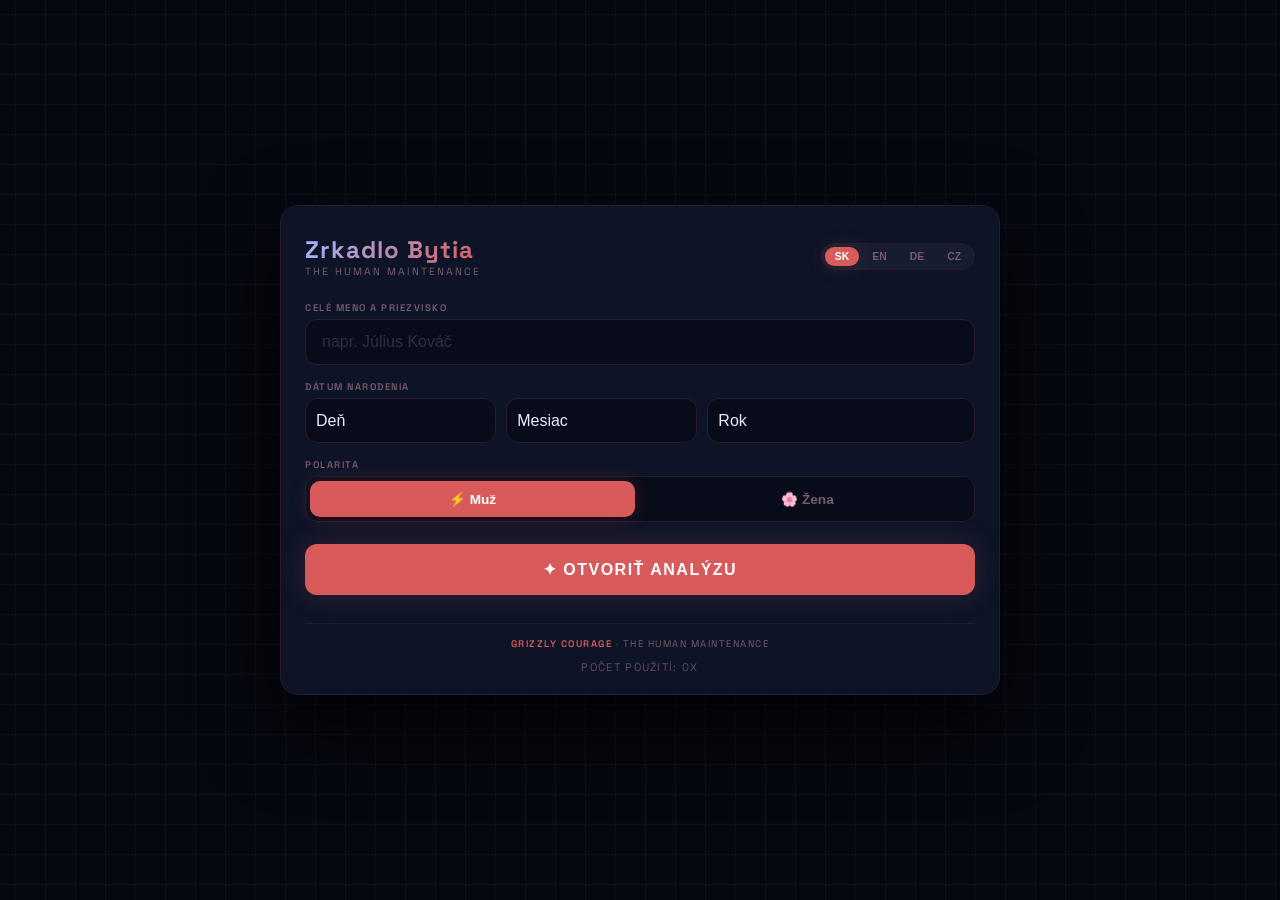
<file: systems/zrkadlo-bytia/index.html>
<!DOCTYPE html>
<html lang="sk">
<head>
    <meta charset="UTF-8">
    <meta name="viewport" content="width=device-width, initial-scale=1.0, maximum-scale=1.0, user-scalable=no">
    <title>Zrkadlo Bytia · The Human Maintenance</title>
    <style>
        * {
            margin: 0;
            padding: 0;
            box-sizing: border-box;
        }

        :root {
            --bg: #060810;
            --card: #0d1428;
            --border: #1e2a4a;
            --text: #e8edf5;
            --muted: #6a7a9a;
            --accent: #6d8cff;
            --glow: rgba(109, 140, 255, 0.15);
            --radius: 18px;
        }

        body {
            background: var(--bg);
            color: var(--text);
            font-family: -apple-system, BlinkMacSystemFont, "Segoe UI", Roboto, Helvetica, Arial, sans-serif;
            min-height: 100vh;
            display: flex;
            align-items: center;
            justify-content: center;
            padding: 16px;
            -webkit-font-smoothing: antialiased;
        }

        body.female {
            --accent: #f472b6;
            --glow: rgba(244, 114, 182, 0.15);
        }

        .app {
            max-width: 720px;
            width: 100%;
            background: var(--card);
            border-radius: var(--radius);
            border: 1px solid var(--border);
            padding: 28px 24px 20px;
            box-shadow: 0 30px 80px rgba(0, 0, 0, 0.8);
            position: relative;
            overflow: hidden;
        }

        .header {
            display: flex;
            justify-content: space-between;
            align-items: center;
            margin-bottom: 24px;
            flex-wrap: wrap;
            gap: 8px;
        }

        .logo h1 {
            font-size: 1.5rem;
            font-weight: 700;
            letter-spacing: 1px;
            background: linear-gradient(135deg, #a0b8ff, var(--accent));
            -webkit-background-clip: text;
            -webkit-text-fill-color: transparent;
            background-clip: text;
        }

        .logo span {
            display: block;
            font-size: 0.65rem;
            font-weight: 400;
            color: var(--muted);
            letter-spacing: 2px;
            text-transform: uppercase;
            -webkit-text-fill-color: var(--muted);
        }

        .lang-selector {
            display: flex;
            gap: 3px;
            background: rgba(255, 255, 255, 0.04);
            border-radius: 30px;
            padding: 3px;
            border: 1px solid var(--border);
        }

        .lang-selector button {
            background: transparent;
            border: none;
            color: var(--muted);
            padding: 4px 10px;
            border-radius: 30px;
            font-size: 0.65rem;
            font-weight: 700;
            cursor: pointer;
            transition: 0.25s;
            text-transform: uppercase;
        }

        .lang-selector button.active {
            background: var(--accent);
            color: #fff;
            box-shadow: 0 0 20px var(--glow);
        }

        .form-section {
            margin-bottom: 6px;
        }

        .form-section.hidden {
            display: none;
        }

        .form-group {
            margin-bottom: 16px;
        }

        .form-group label {
            display: block;
            font-size: 0.6rem;
            text-transform: uppercase;
            letter-spacing: 1.5px;
            color: var(--muted);
            margin-bottom: 5px;
            font-weight: 600;
        }

        .form-group input {
            width: 100%;
            padding: 13px 16px;
            background: #080c1a;
            border: 1px solid var(--border);
            border-radius: 12px;
            color: var(--text);
            font-size: 1rem;
            transition: 0.3s;
            outline: none;
        }

        .form-group input:focus {
            border-color: var(--accent);
            box-shadow: 0 0 0 3px var(--glow);
        }

        .form-group input::placeholder {
            color: var(--muted);
            opacity: 0.4;
        }

        .date-row {
            display: grid;
            grid-template-columns: 1fr 1fr 1.4fr;
            gap: 10px;
        }

        .date-row select {
            padding: 13px 10px;
            background: #080c1a;
            border: 1px solid var(--border);
            border-radius: 12px;
            color: var(--text);
            font-size: 1rem;
            outline: none;
            transition: 0.3s;
            appearance: none;
            -webkit-appearance: none;
            cursor: pointer;
        }

        .date-row select:focus {
            border-color: var(--accent);
            box-shadow: 0 0 0 3px var(--glow);
        }

        .gender-toggle {
            display: flex;
            gap: 10px;
            background: #080c1a;
            border-radius: 12px;
            padding: 4px;
            border: 1px solid var(--border);
        }

        .gender-toggle button {
            flex: 1;
            padding: 10px 0;
            border: none;
            background: transparent;
            color: var(--muted);
            font-size: 0.85rem;
            font-weight: 600;
            border-radius: 10px;
            cursor: pointer;
            transition: 0.25s;
        }

        .gender-toggle button.active {
            background: var(--accent);
            color: #fff;
            box-shadow: 0 0 20px var(--glow);
        }

        .btn-primary {
            width: 100%;
            padding: 16px;
            background: var(--accent);
            border: none;
            border-radius: 12px;
            color: #fff;
            font-size: 1rem;
            font-weight: 700;
            letter-spacing: 1.5px;
            cursor: pointer;
            transition: 0.3s;
            text-transform: uppercase;
            margin-top: 6px;
            box-shadow: 0 0 30px var(--glow);
        }

        .btn-primary:hover {
            transform: scale(1.01);
            box-shadow: 0 0 50px var(--glow);
        }

        .results-container {
            display: none;
            margin-top: 10px;
        }

        .results-container.active {
            display: block;
            animation: fadeIn 0.6s ease;
        }

        @keyframes fadeIn {
            0% {
                opacity: 0;
                transform: translateY(20px);
            }
            100% {
                opacity: 1;
                transform: translateY(0);
            }
        }

        .result-block {
            background: rgba(255, 255, 255, 0.02);
            border: 1px solid var(--border);
            border-radius: 14px;
            padding: 22px 20px;
            margin-bottom: 16px;
            transition: border-color 0.3s;
        }

        .result-block .title {
            font-size: 0.8rem;
            font-weight: 700;
            letter-spacing: 1px;
            text-transform: uppercase;
            color: var(--accent);
            margin-bottom: 6px;
            display: flex;
            justify-content: space-between;
            align-items: center;
        }

        .result-block .title .tag {
            font-size: 0.55rem;
            color: var(--muted);
            background: rgba(255, 255, 255, 0.04);
            padding: 2px 12px;
            border-radius: 30px;
            border: 1px solid var(--border);
        }

        .result-block p {
            font-size: 0.95rem;
            line-height: 1.8;
            color: #d0d8e8;
            margin-top: 4px;
        }

        .result-block .highlight {
            color: var(--accent);
            font-weight: 600;
        }

        .btn-restart {
            display: block;
            width: 100%;
            padding: 12px;
            background: transparent;
            border: 1px solid var(--border);
            border-radius: 12px;
            color: var(--muted);
            font-size: 0.8rem;
            cursor: pointer;
            transition: 0.3s;
            text-align: center;
            margin-top: 8px;
        }

        .btn-restart:hover {
            border-color: var(--accent);
            color: #fff;
        }

        .footer {
            margin-top: 28px;
            padding-top: 14px;
            border-top: 1px solid var(--border);
            text-align: center;
            font-size: 0.6rem;
            color: var(--muted);
            letter-spacing: 1.5px;
            text-transform: uppercase;
        }

        .footer strong {
            color: var(--accent);
            font-weight: 600;
        }

        @media (max-width: 480px) {
            .app {
                padding: 18px 14px 16px;
            }

            .logo h1 {
                font-size: 1.2rem;
            }

            .result-block {
                padding: 16px 14px;
            }

            .result-block p {
                font-size: 0.9rem;
            }

            .date-row {
                grid-template-columns: 1fr 1fr 1.2fr;
                gap: 6px;
            }

            .date-row select {
                padding: 11px 6px;
                font-size: 0.9rem;
            }

            .header {
                flex-direction: column;
                align-items: stretch;
            }

            .lang-selector {
                align-self: flex-start;
            }
        }
    </style>

    <link rel="preconnect" href="https://fonts.googleapis.com">
    <link rel="preconnect" href="https://fonts.gstatic.com" crossorigin>
    <link href="https://fonts.googleapis.com/css2?family=Orbitron:wght@600;700;800;900&family=Space+Grotesk:wght@400;500;600;700&display=swap" rel="stylesheet">
    <link rel="stylesheet" href="../../css/variables.css">
    <link rel="stylesheet" href="../../css/base.css">
    <link rel="icon" href="../../images/logo-projektu.png">
</head>
<body class="hm-grid-bg">
<div class="hm-topbar">
    <a class="hm-back" href="../../index.html">
        <svg viewBox="0 0 24 24" fill="none" stroke="currentColor" stroke-width="2.4" stroke-linecap="round" stroke-linejoin="round"><path d="M15 18l-6-6 6-6"/></svg>
        Späť do centra
    </a>
    <span class="hm-system-tag">Zrkadlo Bytia</span>
</div>

    <div class="app" id="app">
        <div class="header">
            <div class="logo">
                <h1 id="appTitle">Zrkadlo Bytia</h1>
                <span id="subBrand">The Human Maintenance</span>
            </div>
            <div class="lang-selector" id="langSelector">
                <button class="active" data-lang="sk">SK</button>
                <button data-lang="en">EN</button>
                <button data-lang="de">DE</button>
                <button data-lang="cz">CZ</button>
            </div>
        </div>

        <div class="form-section" id="formSection">
            <div class="form-group">
                <label id="lblName">Celé meno a priezvisko</label>
                <input type="text" id="fullName" placeholder="napr. Július Kováč">
            </div>
            <div class="form-group">
                <label id="lblBirth">Dátum narodenia</label>
                <div class="date-row">
                    <select id="birthDay"><option value="">Deň</option></select>
                    <select id="birthMonth">
                        <option value="">Mesiac</option>
                        <option value="1">Január</option><option value="2">Február</option>
                        <option value="3">Marec</option><option value="4">Apríl</option>
                        <option value="5">Máj</option><option value="6">Jún</option>
                        <option value="7">Júl</option><option value="8">August</option>
                        <option value="9">September</option><option value="10">Október</option>
                        <option value="11">November</option><option value="12">December</option>
                    </select>
                    <select id="birthYear"><option value="">Rok</option></select>
                </div>
            </div>
            <div class="form-group">
                <label id="lblGender">Polarita</label>
                <div class="gender-toggle" id="genderToggle">
                    <button class="active" data-gender="m">⚡ Muž</button>
                    <button data-gender="f">🌸 Žena</button>
                </div>
            </div>
            <button class="btn-primary" id="btnStart">✦ Otvoriť analýzu</button>
        </div>

        <div class="results-container" id="resultsContainer">
            <div id="outputWrapper"></div>
            <button class="btn-restart" id="btnRestart">↺ Začať odznova</button>
        </div>

        <div class="footer">
            <strong>Grizzly Courage</strong> · The Human Maintenance
            <div id="systemUsageCounter" style="margin-top:10px; font-size:11px; letter-spacing:.12em; text-transform:uppercase; opacity:.8;">Počet použití: 0x</div>
        </div>
    </div>

    <script>
        (function() {
            'use strict';

            // ================================================================
            // 1. JAZYKOVÉ PREKLADY
            // ================================================================
            const LANG = {
                sk: {
                    title: 'Zrkadlo Bytia',
                    brand: 'The Human Maintenance',
                    name: 'Celé meno a priezvisko',
                    namePlaceholder: 'napr. Július Kováč',
                    birth: 'Dátum narodenia',
                    gender: 'Polarita',
                    male: '⚡ Muž',
                    female: '🌸 Žena',
                    start: '✦ Otvoriť analýzu',
                    restart: '↺ Začať odznova',
                    alert: 'Prosím, vyplňte meno a dátum narodenia.',
                    parts: {
                        intro: '✦ Úvod',
                        childhood: '🌱 Detstvo',
                        teen: '🛡️ Dospievanie',
                        adult: '🌳 Dospelosť',
                        present: '🔮 Prítomnosť',
                        future: '🌅 Budúcnosť',
                        truth: '🪞 Pravda o tebe',
                        conclusion: '✨ Záver'
                    },
                    tags: {
                        intro: 'tvoj kód',
                        childhood: 'korene',
                        teen: 'štíty',
                        adult: 'sila',
                        present: 'teraz',
                        future: 'čo príde',
                        truth: 'mechanizmus',
                        conclusion: 'sloboda'
                    }
                },
                en: {
                    title: 'Mirror of Being',
                    brand: 'The Human Maintenance',
                    name: 'Full Name',
                    namePlaceholder: 'e.g. John Doe',
                    birth: 'Date of Birth',
                    gender: 'Polarity',
                    male: '⚡ Male',
                    female: '🌸 Female',
                    start: '✦ Open Analysis',
                    restart: '↺ Start Over',
                    alert: 'Please fill in your name and date of birth.',
                    parts: {
                        intro: '✦ Introduction',
                        childhood: '🌱 Childhood',
                        teen: '🛡️ Adolescence',
                        adult: '🌳 Adulthood',
                        present: '🔮 Present',
                        future: '🌅 Future',
                        truth: '🪞 The Truth About You',
                        conclusion: '✨ Conclusion'
                    },
                    tags: {
                        intro: 'your code',
                        childhood: 'roots',
                        teen: 'shields',
                        adult: 'strength',
                        present: 'now',
                        future: 'what comes',
                        truth: 'mechanism',
                        conclusion: 'freedom'
                    }
                },
                de: {
                    title: 'Spiegel des Seins',
                    brand: 'The Human Maintenance',
                    name: 'Vollständiger Name',
                    namePlaceholder: 'z.B. Julius Kováč',
                    birth: 'Geburtsdatum',
                    gender: 'Polarität',
                    male: '⚡ Männlich',
                    female: '🌸 Weiblich',
                    start: '✦ Analyse öffnen',
                    restart: '↺ Neu beginnen',
                    alert: 'Bitte geben Sie Namen und Geburtsdatum ein.',
                    parts: {
                        intro: '✦ Einleitung',
                        childhood: '🌱 Kindheit',
                        teen: '🛡️ Jugend',
                        adult: '🌳 Erwachsenenalter',
                        present: '🔮 Gegenwart',
                        future: '🌅 Zukunft',
                        truth: '🪞 Die Wahrheit über dich',
                        conclusion: '✨ Schluss'
                    },
                    tags: {
                        intro: 'dein Code',
                        childhood: 'Wurzeln',
                        teen: 'Schilde',
                        adult: 'Stärke',
                        present: 'jetzt',
                        future: 'was kommt',
                        truth: 'Mechanismus',
                        conclusion: 'Freiheit'
                    }
                },
                cz: {
                    title: 'Zrcadlo Bytí',
                    brand: 'The Human Maintenance',
                    name: 'Celé jméno a příjmení',
                    namePlaceholder: 'např. Julius Kováč',
                    birth: 'Datum narození',
                    gender: 'Polarita',
                    male: '⚡ Muž',
                    female: '🌸 Žena',
                    start: '✦ Otevřít analýzu',
                    restart: '↺ Začít znovu',
                    alert: 'Prosím, vyplňte jméno a datum narození.',
                    parts: {
                        intro: '✦ Úvod',
                        childhood: '🌱 Dětství',
                        teen: '🛡️ Dospívání',
                        adult: '🌳 Dospělost',
                        present: '🔮 Přítomnost',
                        future: '🌅 Budoucnost',
                        truth: '🪞 Pravda o tobě',
                        conclusion: '✨ Závěr'
                    },
                    tags: {
                        intro: 'tvůj kód',
                        childhood: 'kořeny',
                        teen: 'štíty',
                        adult: 'síla',
                        present: 'teď',
                        future: 'co přijde',
                        truth: 'mechanismus',
                        conclusion: 'svoboda'
                    }
                }
            };

            // ================================================================
            // 2. NUMEROLOGICKÉ FUNKCIE
            // ================================================================
            function numerologySum(str) {
                let sum = 0;
                for (let ch of str) {
                    let d = parseInt(ch);
                    if (!isNaN(d)) sum += d;
                }
                while (sum > 9 && sum !== 11 && sum !== 22 && sum !== 33) {
                    sum = String(sum).split('').reduce((a, b) => parseInt(a) + parseInt(b), 0);
                }
                return sum;
            }

            function nameToNumber(name) {
                const map = {
                    'a': 1, 'á': 1, 'ä': 1, 'b': 2, 'c': 3, 'č': 3, 'd': 4, 'ď': 4,
                    'e': 5, 'é': 5, 'ě': 5, 'f': 6, 'g': 7, 'h': 8, 'ch': 8, 'i': 9,
                    'í': 9, 'j': 1, 'k': 2, 'l': 3, 'm': 4, 'n': 5, 'ň': 5, 'o': 6,
                    'ó': 6, 'ô': 6, 'p': 7, 'q': 8, 'r': 9, 'ř': 9, 's': 1, 'š': 1,
                    't': 2, 'ť': 2, 'u': 3, 'ú': 3, 'ů': 3, 'v': 4, 'w': 5, 'x': 6,
                    'y': 7, 'ý': 7, 'z': 8, 'ž': 8
                };
                let clean = name.toLowerCase().replace(/[^a-záäčďéěíňóôřšťúůýž]/g, '');
                let sum = 0;
                for (let ch of clean) {
                    if (map[ch]) sum += map[ch];
                }
                while (sum > 9 && sum !== 11 && sum !== 22 && sum !== 33) {
                    sum = String(sum).split('').reduce((a, b) => parseInt(a) + parseInt(b), 0);
                }
                return sum;
            }

            function getVowelsSum(name) {
                const vowels = 'aeiouyáäéíóôúý';
                let sum = 0;
                let clean = name.toLowerCase().replace(/[^a-záäčďéěíňóôřšťúůýž]/g, '');
                for (let ch of clean) {
                    if (vowels.includes(ch)) {
                        const map = {
                            'a': 1, 'á': 1, 'ä': 1, 'e': 5, 'é': 5, 'ě': 5,
                            'i': 9, 'í': 9, 'o': 6, 'ó': 6, 'ô': 6, 'u': 3,
                            'ú': 3, 'ů': 3, 'y': 7, 'ý': 7
                        };
                        sum += map[ch] || 0;
                    }
                }
                while (sum > 9 && sum !== 11 && sum !== 22 && sum !== 33) {
                    sum = String(sum).split('').reduce((a, b) => parseInt(a) + parseInt(b), 0);
                }
                return sum;
            }

            function getConsonantsSum(name) {
                const vowels = 'aeiouyáäéíóôúý';
                let sum = 0;
                let clean = name.toLowerCase().replace(/[^a-záäčďéěíňóôřšťúůýž]/g, '');
                for (let ch of clean) {
                    if (!vowels.includes(ch)) {
                        const map = {
                            'b': 2, 'c': 3, 'č': 3, 'd': 4, 'ď': 4, 'f': 6,
                            'g': 7, 'h': 8, 'ch': 8, 'j': 1, 'k': 2, 'l': 3,
                            'm': 4, 'n': 5, 'ň': 5, 'p': 7, 'q': 8, 'r': 9,
                            'ř': 9, 's': 1, 'š': 1, 't': 2, 'ť': 2, 'v': 4,
                            'w': 5, 'x': 6, 'z': 8, 'ž': 8
                        };
                        sum += map[ch] || 0;
                    }
                }
                while (sum > 9 && sum !== 11 && sum !== 22 && sum !== 33) {
                    sum = String(sum).split('').reduce((a, b) => parseInt(a) + parseInt(b), 0);
                }
                return sum;
            }

            function getAdjustedDate(year, month, day, daysOffset) {
                const d = new Date(year, month - 1, day);
                d.setDate(d.getDate() + daysOffset);
                const y = d.getFullYear();
                const m = String(d.getMonth() + 1).padStart(2, '0');
                const dd = String(d.getDate()).padStart(2, '0');
                return `${y}${m}${dd}`;
            }

            function getPersonalYear(day, month, year) {
                const currentYear = new Date().getFullYear();
                const sum = numerologySum(String(day) + String(month) + String(currentYear));
                return sum;
            }

            function getPersonalMonth(personalYear) {
                const currentMonth = new Date().getMonth() + 1;
                const sum = numerologySum(String(personalYear) + String(currentMonth));
                return sum;
            }

            function getPersonalDay(personalYear, personalMonth) {
                const currentDay = new Date().getDate();
                const sum = numerologySum(String(personalYear) + String(personalMonth) + String(currentDay));
                return sum;
            }

            function getChallenge(day, month) {
                const diff = Math.abs(parseInt(day) - parseInt(month));
                return numerologySum(String(diff));
            }

            function getMaturity(lifePath, destiny) {
                return numerologySum(String(lifePath + destiny));
            }

            // ================================================================
            // 3. GENERÁTOR TEXTU – 8 ČASTÍ, KAŽDÁ Z KOMBINÁCIE ČÍSEL
            // ================================================================
            function generateIntro(lifePath, design) {
                const introMap = {
                    '1': {
                        text: 'Si prirodzený vodca. Od narodenia si mal v sebe túžbu ísť svojou cestou, často sám. Tvoja duša túži po nezávislosti a originalite.',
                        design: 'V tvojom podvedomí drieme tvorivá sila, ktorá čaká na správny okamih.'
                    },
                    '2': {
                        text: 'Si citlivý a vnímavý. Vnímaš veci, ktoré ostatní prehliadajú. Tvoja sila je v spolupráci, nie v samote.',
                        design: 'Tvoj vnútorný svet je plný harmónie, ktorú hľadáš aj navonok.'
                    },
                    '3': {
                        text: 'Si rodený komunikátor. Slová sú tvojou zbraňou a tvojím darom. Tvoja radosť je v tom, že môžeš inšpirovať druhých.',
                        design: 'Tvoj podvedomý dar je v tom, že vieš rozosmiať aj tie najťažšie chvíle.'
                    },
                    '4': {
                        text: 'Si staviteľ. Potrebuješ pevné základy, poriadok a štruktúru. Tvoja sila je v tvrdej práci a vytrvalosti.',
                        design: 'Tvoje podvedomie túži po slobode, ktorú si zatiaľ nedovolil.'
                    },
                    '5': {
                        text: 'Si dobrodruh. Zmena je tvojím palivom. Potrebuješ slobodu a pestrosť, inak sa dusíš.',
                        design: 'V hĺbke duše však túžiš po stabilite, ktorú si ešte nenašiel.'
                    },
                    '6': {
                        text: 'Si ochranca. Tvoja sila je v starostlivosti o druhých. Nájdeš zmysel v pomoci a láske.',
                        design: 'Tvoje podvedomie ti hovorí, že aj ty si zaslúžiš byť chránený.'
                    },
                    '7': {
                        text: 'Si hľadač. Potrebuješ pochopiť svet okolo seba. Tvoja cesta je o objavovaní pravdy.',
                        design: 'V tvojom vnútri drieme múdrosť, ktorá čaká na prebudenie.'
                    },
                    '8': {
                        text: 'Si tvorca. Máš v sebe silu pretvárať svet okolo seba. Tvoja cesta je o moci a zodpovednosti.',
                        design: 'Tvoje podvedomie túži po rovnováhe medzi duchovným a materiálnym.'
                    },
                    '9': {
                        text: 'Si humanista. Tvoja cesta je o službe ľudstvu. Máš v sebe nesmiernu empatiu a porozumenie.',
                        design: 'Tvoj vnútorný svet je plný ideálov, ktoré chceš pretaviť do reality.'
                    }
                };
                const lifeKey = String(lifePath);
                const designKey = String(design);
                const base = introMap[lifeKey] || introMap['1'];
                const designText = introMap[designKey] ? introMap[designKey].design : base.design;
                return `${base.text} ${designText}`;
            }

            function generateChildhood(lifePath, challenge) {
                const map = {
                    '1-1': 'Už ako dieťa si mal potrebu byť prvý. Všetko si chcel robiť sám, po svojom. Tvoja samostatnosť bola tvojou pýchou, ale občas aj tvojou osamelosťou.',
                    '1-2': 'Už ako dieťa si bol citlivý na nespravodlivosť. Videl si veci, ktoré ostatní prehliadali. Tvoja duša túžila po harmónii.',
                    '1-3': 'Už ako dieťa si mal dar slova. Vedel si rozprávať príbehy, ktoré uchvátili každého. Tvoja fantázia nemala hraníc.',
                    '1-4': 'Už ako dieťa si bol praktický. Staval si pevné hrady z piesku a plány na budúcnosť. Tvoja vytrvalosť bola obdivuhodná.',
                    '1-5': 'Už ako dieťa si bol malý dobrodruh. Svet bol tvojím ihriskom a každý deň prinášal nové objavy. Tvoja zvedavosť nepoznala konca.',
                    '1-6': 'Už ako dieťa si mal srdce na dlani. Staral si sa o zvieratá, o kamarátov, o všetkých, ktorí to potrebovali. Tvoja láskavosť bola tvojou superschopnosťou.',
                    '1-7': 'Už ako dieťa si bol zamyslený. Pýtal si sa otázky, na ktoré nikto nevedel odpovedať. Tvoj vnútorný svet bol bohatší než ten vonkajší.',
                    '1-8': 'Už ako dieťa si mal v sebe silu. Vedel si, že dokážeš čokoľvek, čo si si zaumienil. Tvoja odhodlanosť ťa formovala.',
                    '1-9': 'Už ako dieťa si vnímal svet inak. Videl si krásu v maličkostiach a bolesť vo svete. Tvoja empatia bola tvojím darom a tieňom.',
                    '2-1': 'Už ako dieťa si bol jemný a citlivý. Vnímal si napätie v miestnosti skôr, než sa prejavilo. Tvoj pokoj bol tvojou silou.',
                    '2-2': 'Už ako dieťa si hľadal harmóniu. Vedel si, že keď sú ľudia okolo teba spokojní, ty si spokojný. Tvoja citlivosť ťa formovala.',
                    '2-3': 'Už ako dieťa si miloval rozprávky a príbehy. Slová boli tvojím svetom a ty si v nich našiel útechu.',
                    '2-4': 'Už ako dieťa si bol spoľahlivý. Vedel si, že keď niečo sľúbiš, musíš to dodržať. Tvoja zodpovednosť bola nad tvoj vek.',
                    '2-5': 'Už ako dieťa si bol zvedavý. Svet bol pre teba záhadou, ktorú si chcel rozlúštiť. Tvoja túžba po poznaní ťa formovala.',
                    '2-6': 'Už ako dieťa si bol starostlivý. Chránil si slabších a mal si cit pre spravodlivosť. Tvoje srdce bolo veľké.',
                    '2-7': 'Už ako dieťa si bol tichý pozorovateľ. Radšej si počúval, než rozprával. Tvoja múdrosť bola nad tvoj vek.',
                    '2-8': 'Už ako dieťa si vedel, že svet nie je spravodlivý. Naučil si sa bojovať za svoje miesto a za svoju pravdu.',
                    '2-9': 'Už ako dieťa si mal dar porozumenia. Vedel si, čo druhí potrebujú, často skôr než oni sami. Tvoja empatia bola výnimočná.',
                    '3-1': 'Už ako dieťa si bol rodený zabávač. Vedel si rozosmiať každého, aj v najťažších chvíľach. Tvoj optimizmus bol nákazlivý.',
                    '3-2': 'Už ako dieťa si miloval umenie. Kreslil si, spieval si, tancoval si. Tvoja kreativita nemala hraníc.',
                    '3-3': 'Už ako dieťa si bol plný energie. Každý deň bol pre teba dobrodružstvom a tvoja radosť zo života bola nákazlivá.',
                    '3-4': 'Už ako dieťa si vedel, že všetko má svoj čas. Tvoja trpezlivosť bola obdivuhodná a tvoja vytrvalosť ťa formovala.',
                    '3-5': 'Už ako dieťa si bol malý rebel. Pravidlá si bral ako výzvu a tvoja túžba po slobode ťa formovala.',
                    '3-6': 'Už ako dieťa si mal dar prinášať radosť. Tvoj smiech bol nákazlivý a tvoja prítomnosť rozjasňovala miestnosti.',
                    '3-7': 'Už ako dieťa si mal bohatý vnútorný svet. Rozprávky a fantázia boli tvojím útočiskom.',
                    '3-8': 'Už ako dieťa si mal v sebe odvahu. Nebál si sa ísť proti prúdu a bojovať za to, čo si považoval za správne.',
                    '3-9': 'Už ako dieťa si vnímal krásu sveta. Tvoja citlivosť na umenie a pravdu ťa formovala.',
                    '4-1': 'Už ako dieťa si bol staviteľ. Z kostiek si vytváral svety a z papiera celé kráľovstvá. Tvoja predstavivosť a praktickosť šli ruka v ruke.',
                    '4-2': 'Už ako dieťa si potreboval poriadok. Tvoja izba bola vždy uprataná a tvoje myšlienky vždy usporiadané.',
                    '4-3': 'Už ako dieťa si mal dar organizácie. Vedel si zariadiť, aby všetko fungovalo ako hodinky.',
                    '4-4': 'Už ako dieťa si bol vytrvalý. Keď si si niečo umienil, nič ťa nezastavilo. Tvoja odhodlanosť bola tvojou superschopnosťou.',
                    '4-5': 'Už ako dieťa si túžil po dobrodružstve, no zároveň si potreboval istotu. Tento rozpor ťa formoval.',
                    '4-6': 'Už ako dieťa si bol spoľahlivý. Tvoja rodina sa na teba mohla spoľahnúť a ty si to vedel.',
                    '4-7': 'Už ako dieťa si premýšľal o zmysle života. Tvoje otázky boli hlboké a tvoja myseľ zvedavá.',
                    '4-8': 'Už ako dieťa si mal v sebe silu pretvárať veci. Vedel si, že tvrdá práca prináša ovocie.',
                    '4-9': 'Už ako dieťa si mal cit pre spravodlivosť. Videl si, čo je správne a čo nie, a nebál si sa to povedať.',
                    '5-1': 'Už ako dieťa si bol malý objaviteľ. Žiadny kút nebol príliš vzdialený a žiadna hranica príliš vysoká.',
                    '5-2': 'Už ako dieťa si mal potrebu meniť veci. Pravidlá si bral ako návrhy a tvoja kreativita nemala hraníc.',
                    '5-3': 'Už ako dieťa si bol rodený zabávač. Tvoj smiech bol nákazlivý a tvoja energia nevyčerpateľná.',
                    '5-4': 'Už ako dieťa si potreboval slobodu. Škola a pravidlá ťa dusili a tvoja duša túžila po voľnosti.',
                    '5-5': 'Už ako dieťa si bol samostatný. Odmalička si si vedel poradiť a tvoja nezávislosť bola obdivuhodná.',
                    '5-6': 'Už ako dieťa si mal dar prinášať radosť. Tvoja prítomnosť rozjasňovala miestnosti a tvoj smiech bol nákazlivý.',
                    '5-7': 'Už ako dieťa si túžil pochopiť svet. Tvoja myseľ bola zvedavá a tvoje otázky hlboké.',
                    '5-8': 'Už ako dieťa si mal v sebe odvahu. Nebál si sa riskovať a tvoja dobrodružnosť ťa formovala.',
                    '5-9': 'Už ako dieťa si mal cit pre spravodlivosť. Videl si krivdu a vedel si, že svet môže byť lepší.',
                    '6-1': 'Už ako dieťa si bol starostlivý. Tvoja rodina bola tvojím svetom a ty si chránil každého člena.',
                    '6-2': 'Už ako dieťa si mal srdce na dlani. Pomáhal si všetkým, ktorí to potrebovali, a tvoja láskavosť bola obdivuhodná.',
                    '6-3': 'Už ako dieťa si mal dar prinášať harmóniu. Vedel si upokojiť napätie a tvoja prítomnosť bola upokojujúca.',
                    '6-4': 'Už ako dieťa si bol zodpovedný. Tvoja rodina sa na teba mohla spoľahnúť a ty si to bral vážne.',
                    '6-5': 'Už ako dieťa si mal potrebu slobody, no zároveň si potreboval bezpečie. Tento rozpor ťa formoval.',
                    '6-6': 'Už ako dieťa si bol ochranca. Chránil si slabších a tvoja sila bola v tvojej jemnosti.',
                    '6-7': 'Už ako dieťa si mal hlboké myšlienky. Pýtal si sa na zmysel vecí a tvoja myseľ bola zvedavá.',
                    '6-8': 'Už ako dieťa si mal v sebe odvahu. Nebál si sa ísť proti prúdu a bojovať za to, čo si považoval za správne.',
                    '6-9': 'Už ako dieťa si mal cit pre spravodlivosť. Videl si krivdu a vedel si, že svet môže byť lepší.',
                    '7-1': 'Už ako dieťa si bol zamyslený. Tvoja myseľ bola plná otázok a tvoja duša túžila po poznaní.',
                    '7-2': 'Už ako dieťa si bol tichý pozorovateľ. Radšej si počúval, než rozprával, a tvoja múdrosť bola nad tvoj vek.',
                    '7-3': 'Už ako dieťa si mal bohatý vnútorný svet. Fantázia a sny boli tvojím útočiskom.',
                    '7-4': 'Už ako dieťa si potreboval poriadok v myšlienkach. Tvoja myseľ bola systematická a tvoje otázky presné.',
                    '7-5': 'Už ako dieťa si túžil po dobrodružstve, no zároveň si potreboval istotu. Tento rozpor ťa formoval.',
                    '7-6': 'Už ako dieťa si mal cit pre harmóniu. Vedel si, keď je niekto smutný, a tvoja empatia bola obdivuhodná.',
                    '7-7': 'Už ako dieťa si bol hľadač pravdy. Tvoja myseľ bola zvedavá a tvoje otázky hlboké.',
                    '7-8': 'Už ako dieťa si mal v sebe silu. Vedel si, že dokážeš čokoľvek, čo si si zaumienil.',
                    '7-9': 'Už ako dieťa si mal cit pre spravodlivosť. Videl si krivdu a vedel si, že svet môže byť lepší.',
                    '8-1': 'Už ako dieťa si mal v sebe odvahu. Nebál si sa riskovať a tvoja sila bola obdivuhodná.',
                    '8-2': 'Už ako dieťa si bol citlivý na nespravodlivosť. Videl si veci, ktoré ostatní prehliadali, a tvoja duša túžila po zmene.',
                    '8-3': 'Už ako dieťa si mal dar komunikácie. Vedel si presvedčiť a tvoja výrečnosť bola obdivuhodná.',
                    '8-4': 'Už ako dieťa si bol praktický. Vedel si, že tvrdá práca prináša ovocie, a tvoja vytrvalosť ťa formovala.',
                    '8-5': 'Už ako dieťa si túžil po slobode. Pravidlá ťa dusili a tvoja duša túžila po dobrodružstve.',
                    '8-6': 'Už ako dieťa si mal srdce na dlani. Staral si sa o druhých a tvoja láskavosť bola obdivuhodná.',
                    '8-7': 'Už ako dieťa si mal hlboké myšlienky. Pýtal si sa na zmysel vecí a tvoja myseľ bola zvedavá.',
                    '8-8': 'Už ako dieťa si mal v sebe silu. Vedel si, že dokážeš čokoľvek, čo si si zaumienil.',
                    '8-9': 'Už ako dieťa si mal cit pre spravodlivosť. Videl si krivdu a vedel si, že svet môže byť lepší.',
                    '9-1': 'Už ako dieťa si mal cit pre spravodlivosť. Videl si krivdu a vedel si, že svet môže byť lepší.',
                    '9-2': 'Už ako dieťa si bol citlivý na nespravodlivosť. Tvoja duša túžila po harmónii a tvoje srdce bolo veľké.',
                    '9-3': 'Už ako dieťa si mal dar komunikácie. Vedel si rozprávať príbehy, ktoré uchvátili každého.',
                    '9-4': 'Už ako dieťa si bol praktický. Vedel si, že tvrdá práca prináša ovocie, a tvoja vytrvalosť ťa formovala.',
                    '9-5': 'Už ako dieťa si túžil po slobode. Svet bol tvojím ihriskom a tvoja zvedavosť nepoznala konca.',
                    '9-6': 'Už ako dieťa si mal srdce na dlani. Staral si sa o druhých a tvoja láskavosť bola obdivuhodná.',
                    '9-7': 'Už ako dieťa si bol zamyslený. Tvoja myseľ bola plná otázok a tvoja duša túžila po poznaní.',
                    '9-8': 'Už ako dieťa si mal v sebe silu. Vedel si, že dokážeš čokoľvek, čo si si zaumienil.',
                    '9-9': 'Už ako dieťa si bol humanista. Videl si krásu v maličkostiach a bolesť vo svete. Tvoja empatia bola tvojím darom a tieňom.'
                };
                const key = `${lifePath}-${challenge}`;
                return map[key] || map['1-1'];
            }

            function generateTeen(destiny, personality) {
                const map = {
                    '1-1': 'V puberte si bol prirodzený vodca. Ostatní ťa počúvali a ty si mal jasnú predstavu o tom, kam chceš ísť. Tvoja nezávislosť bola tvojou silou.',
                    '1-2': 'V puberte si bol citlivý a vnímavý. Vnímal si napätie okolo seba a tvoja duša túžila po porozumení.',
                    '1-3': 'V puberte si bol rodený zabávač. Tvoj humor a charizma ťa robili stredobodom pozornosti.',
                    '1-4': 'V puberte si bol zodpovedný. Ostatní sa na teba mohli spoľahnúť a ty si to bral vážne.',
                    '1-5': 'V puberte si túžil po slobode. Pravidlá ťa dusili a tvoja duša túžila po dobrodružstve.',
                    '1-6': 'V puberte si mal srdce na dlani. Staral si sa o druhých a tvoja láskavosť bola obdivuhodná.',
                    '1-7': 'V puberte si bol zamyslený. Tvoja myseľ bola plná otázok a tvoja duša túžila po poznaní.',
                    '1-8': 'V puberte si mal v sebe silu. Vedel si, že dokážeš čokoľvek, čo si si zaumienil.',
                    '1-9': 'V puberte si mal cit pre spravodlivosť. Videl si krivdu a vedel si, že svet môže byť lepší.',
                    '2-1': 'V puberte si bol tichý a citlivý. Radšej si počúval, než rozprával, a tvoja múdrosť bola nad tvoj vek.',
                    '2-2': 'V puberte si hľadal harmóniu. Vedel si, že keď sú ľudia okolo teba spokojní, ty si spokojný.',
                    '2-3': 'V puberte si mal bohatý vnútorný svet. Fantázia a sny boli tvojím útočiskom.',
                    '2-4': 'V puberte si bol spoľahlivý. Tvoja zodpovednosť bola obdivuhodná.',
                    '2-5': 'V puberte si túžil po zmene. Cítil si, že svet čaká na to, aby si ho objavil.',
                    '2-6': 'V puberte si bol starostlivý. Tvoja empatia a citlivosť ťa formovali.',
                    '2-7': 'V puberte si bol tichý pozorovateľ. Tvoja myseľ bola zvedavá a tvoje otázky hlboké.',
                    '2-8': 'V puberte si mal v sebe odvahu. Nebál si sa ísť proti prúdu.',
                    '2-9': 'V puberte si mal cit pre spravodlivosť. Tvoja duša túžila po zmene.',
                    '3-1': 'V puberte si bol rodený zabávač. Tvoj humor a charizma ťa robili stredobodom pozornosti.',
                    '3-2': 'V puberte si miloval umenie a kreativitu. Tvoja fantázia nemala hraníc.',
                    '3-3': 'V puberte si bol plný energie. Tvoja radosť zo života bola nákazlivá.',
                    '3-4': 'V puberte si bol vytrvalý. Vedel si, že tvrdá práca prináša ovocie.',
                    '3-5': 'V puberte si túžil po slobode a dobrodružstve. Pravidlá ťa dusili.',
                    '3-6': 'V puberte si mal dar prinášať radosť. Tvoja prítomnosť rozjasňovala miestnosti.',
                    '3-7': 'V puberte si mal bohatý vnútorný svet. Tvoja myseľ bola plná snov a otázok.',
                    '3-8': 'V puberte si mal v sebe odvahu. Nebál si sa riskovať.',
                    '3-9': 'V puberte si mal cit pre spravodlivosť. Tvoja duša túžila po zmene.',
                    '4-1': 'V puberte si bol staviteľ. Vedel si, že pevné základy sú kľúčom k úspechu.',
                    '4-2': 'V puberte si potreboval poriadok. Tvoja myseľ bola systematická.',
                    '4-3': 'V puberte si mal dar organizácie. Vedel si zariadiť, aby všetko fungovalo.',
                    '4-4': 'V puberte si bol vytrvalý. Nič ťa nezastavilo, keď si si niečo umienil.',
                    '4-5': 'V puberte si túžil po slobode, no zároveň si potreboval istotu. Tento rozpor ťa formoval.',
                    '4-6': 'V puberte si bol spoľahlivý. Tvoja rodina sa na teba mohla spoľahnúť.',
                    '4-7': 'V puberte si premýšľal o zmysle života. Tvoje otázky boli hlboké.',
                    '4-8': 'V puberte si mal v sebe silu pretvárať veci.',
                    '4-9': 'V puberte si mal cit pre spravodlivosť. Nebál si sa povedať, čo si si myslel.',
                    '5-1': 'V puberte si bol malý rebel. Pravidlá si bral ako výzvu.',
                    '5-2': 'V puberte si mal potrebu meniť veci. Tvoja kreativita nemala hraníc.',
                    '5-3': 'V puberte si bol rodený zabávač. Tvoj smiech bol nákazlivý.',
                    '5-4': 'V puberte si potreboval slobodu. Škola a pravidlá ťa dusili.',
                    '5-5': 'V puberte si bol samostatný. Tvoja nezávislosť bola obdivuhodná.',
                    '5-6': 'V puberte si mal dar prinášať radosť. Tvoja prítomnosť rozjasňovala miestnosti.',
                    '5-7': 'V puberte si túžil pochopiť svet. Tvoja myseľ bola zvedavá.',
                    '5-8': 'V puberte si mal v sebe odvahu. Nebál si sa riskovať.',
                    '5-9': 'V puberte si mal cit pre spravodlivosť. Videl si krivdu a vedel si, že svet môže byť lepší.',
                    '6-1': 'V puberte si bol starostlivý. Tvoja rodina bola tvojím svetom.',
                    '6-2': 'V puberte si mal srdce na dlani. Tvoja láskavosť bola obdivuhodná.',
                    '6-3': 'V puberte si mal dar prinášať harmóniu. Tvoja prítomnosť bola upokojujúca.',
                    '6-4': 'V puberte si bol zodpovedný. Tvoja rodina sa na teba mohla spoľahnúť.',
                    '6-5': 'V puberte si túžil po slobode, no zároveň si potreboval bezpečie.',
                    '6-6': 'V puberte si bol ochranca. Chránil si slabších.',
                    '6-7': 'V puberte si mal hlboké myšlienky. Pýtal si sa na zmysel vecí.',
                    '6-8': 'V puberte si mal v sebe odvahu. Nebál si sa ísť proti prúdu.',
                    '6-9': 'V puberte si mal cit pre spravodlivosť. Videl si krivdu a vedel si, že svet môže byť lepší.',
                    '7-1': 'V puberte si bol zamyslený. Tvoja myseľ bola plná otázok.',
                    '7-2': 'V puberte si bol tichý pozorovateľ. Tvoja múdrosť bola nad tvoj vek.',
                    '7-3': 'V puberte si mal bohatý vnútorný svet. Fantázia a sny boli tvojím útočiskom.',
                    '7-4': 'V puberte si potreboval poriadok v myšlienkach. Tvoja myseľ bola systematická.',
                    '7-5': 'V puberte si túžil po dobrodružstve, no zároveň si potreboval istotu.',
                    '7-6': 'V puberte si mal cit pre harmóniu. Tvoja empatia bola obdivuhodná.',
                    '7-7': 'V puberte si bol hľadač pravdy. Tvoja myseľ bola zvedavá.',
                    '7-8': 'V puberte si mal v sebe silu. Vedel si, že dokážeš čokoľvek.',
                    '7-9': 'V puberte si mal cit pre spravodlivosť. Videl si krivdu a vedel si, že svet môže byť lepší.',
                    '8-1': 'V puberte si mal v sebe odvahu. Nebál si sa riskovať.',
                    '8-2': 'V puberte si bol citlivý na nespravodlivosť. Tvoja duša túžila po zmene.',
                    '8-3': 'V puberte si mal dar komunikácie. Vedel si presvedčiť.',
                    '8-4': 'V puberte si bol praktický. Tvoja vytrvalosť ťa formovala.',
                    '8-5': 'V puberte si túžil po slobode. Pravidlá ťa dusili.',
                    '8-6': 'V puberte si mal srdce na dlani. Tvoja láskavosť bola obdivuhodná.',
                    '8-7': 'V puberte si mal hlboké myšlienky. Pýtal si sa na zmysel vecí.',
                    '8-8': 'V puberte si mal v sebe silu. Vedel si, že dokážeš čokoľvek.',
                    '8-9': 'V puberte si mal cit pre spravodlivosť. Videl si krivdu a vedel si, že svet môže byť lepší.',
                    '9-1': 'V puberte si mal cit pre spravodlivosť. Videl si krivdu a vedel si, že svet môže byť lepší.',
                    '9-2': 'V puberte si bol citlivý na nespravodlivosť. Tvoja duša túžila po harmónii.',
                    '9-3': 'V puberte si mal dar komunikácie. Vedel si rozprávať príbehy.',
                    '9-4': 'V puberte si bol praktický. Tvoja vytrvalosť ťa formovala.',
                    '9-5': 'V puberte si túžil po slobode. Svet bol tvojím ihriskom.',
                    '9-6': 'V puberte si mal srdce na dlani. Tvoja láskavosť bola obdivuhodná.',
                    '9-7': 'V puberte si bol zamyslený. Tvoja myseľ bola plná otázok.',
                    '9-8': 'V puberte si mal v sebe silu. Vedel si, že dokážeš čokoľvek.',
                    '9-9': 'V puberte si bol humanista. Tvoja empatia bola tvojím darom a tieňom.'
                };
                const key = `${destiny}-${personality}`;
                return map[key] || map['1-1'];
            }

            function generateAdult(soulUrge, maturity) {
                const map = {
                    '1-1': 'V dospelosti si osvojil svoju nezávislosť. Si vodca, ktorý nebojuje o pozornosť, ale prirodzene ju priťahuje. Tvoja cesta je o tom, aby si sa stal tým, kým naozaj si.',
                    '1-2': 'V dospelosti si našiel rovnováhu medzi svojou silou a citlivosťou. Už nebojuješ sám – učíš sa spolupracovať.',
                    '1-3': 'V dospelosti si objavil silu svojho hlasu. Tvoja kreativita a komunikácia sú tvojimi najväčšími zbraňami.',
                    '1-4': 'V dospelosti si pochopil hodnotu tvrdej práce. Buduješ pevné základy, na ktorých môžeš stáť.',
                    '1-5': 'V dospelosti si našiel odvahu žiť podľa svojich pravidiel. Tvoja sloboda je tvojou najväčšou hodnotou.',
                    '1-6': 'V dospelosti si objavil silu starostlivosti. Tvoja schopnosť milovať a chrániť je tvojím darom.',
                    '1-7': 'V dospelosti si prehĺbil svoju múdrosť. Si hľadač pravdy, ktorý už vie, že odpovede sú v ňom samom.',
                    '1-8': 'V dospelosti si sa stal tvorcom svojho osudu. Tvoja sila a odhodlanie ti umožňujú pretvárať svet.',
                    '1-9': 'V dospelosti si objavil svoju ľudskosť. Si mostom medzi svetmi, prinášaš porozumenie a súcit.',
                    '2-1': 'V dospelosti si našiel svoju vlastnú cestu. Tvoja citlivosť sa stala tvojou silou, nie slabosťou.',
                    '2-2': 'V dospelosti si vytvoril harmóniu vo svojom vnútri. Tvoj pokoj je nákazlivý a tvoja prítomnosť lieči.',
                    '2-3': 'V dospelosti si objavil silu slov. Tvoja komunikácia je mostom medzi ľuďmi.',
                    '2-4': 'V dospelosti si pochopil, že stabilita je kľúčom k slobode. Tvoje základy sú pevné.',
                    '2-5': 'V dospelosti si sa naučil prijímať zmenu. Tvoja flexibilita je tvojou superschopnosťou.',
                    '2-6': 'V dospelosti si objavil silu lásky. Tvoja starostlivosť o druhých dáva tvojmu životu zmysel.',
                    '2-7': 'V dospelosti si prehĺbil svoju duchovnosť. Hľadáš pravdu a nachádzaš ju v tichu.',
                    '2-8': 'V dospelosti si sa stal silným a sebavedomým. Tvoja moc je v tvojej jemnosti.',
                    '2-9': 'V dospelosti si objavil svoje poslanie. Si tu preto, aby si pomáhal druhým nájsť ich cestu.',
                    '3-1': 'V dospelosti si sa stal sám sebou. Tvoja kreativita a charizma ti otvárajú dvere.',
                    '3-2': 'V dospelosti si objavil silu harmónie. Tvoja prítomnosť spája ľudí.',
                    '3-3': 'V dospelosti si našiel svoj hlas. Tvoja radosť zo života je nákazlivá a inšpiruje ostatných.',
                    '3-4': 'V dospelosti si pochopil, že tvorivosť a tvrdá práca idú ruka v ruke. Tvoje dielo má pevné základy.',
                    '3-5': 'V dospelosti si sa naučil tancovať so zmenou. Tvoja sloboda je v tvojej kreativite.',
                    '3-6': 'V dospelosti si objavil silu srdca. Tvoja láska a starostlivosť sú tvojím najväčším darom.',
                    '3-7': 'V dospelosti si prehĺbil svoju múdrosť. Tvoja tvorivosť je spojená s duchovnom.',
                    '3-8': 'V dospelosti si sa stal silným a sebavedomým. Tvoja moc je v tvojej tvorivosti.',
                    '3-9': 'V dospelosti si objavil svoje poslanie. Si tu preto, aby si prinášal radosť a inšpiráciu.',
                    '4-1': 'V dospelosti si sa stal pánom svojho osudu. Tvoja vytrvalosť a odhodlanie ťa dovedú ďaleko.',
                    '4-2': 'V dospelosti si našiel rovnováhu medzi prácou a vzťahmi. Tvoja stabilita je tvojou silou.',
                    '4-3': 'V dospelosti si objavil radosť z tvorby. Tvoja praktickosť a kreativita sa spájajú.',
                    '4-4': 'V dospelosti si buduješ impérium. Tvoje základy sú pevné a tvoja vytrvalosť nepozná hraníc.',
                    '4-5': 'V dospelosti si sa naučil prijímať zmenu. Tvoja flexibilita a pevnosť idú ruka v ruke.',
                    '4-6': 'V dospelosti si objavil silu rodiny a domova. Tvoja starostlivosť je tvojím darom.',
                    '4-7': 'V dospelosti si prehĺbil svoju múdrosť. Tvoje hľadanie pravdy je neúprosné.',
                    '4-8': 'V dospelosti si sa stal silným a sebavedomým. Tvoja moc je v tvojej vytrvalosti.',
                    '4-9': 'V dospelosti si objavil svoje poslanie. Si tu preto, aby si budoval lepší svet.',
                    '5-1': 'V dospelosti si sa stal slobodným. Tvoja nezávislosť je tvojou najväčšou hodnotou.',
                    '5-2': 'V dospelosti si našiel harmóniu v pohybe. Tvoja adaptabilita je tvojou superschopnosťou.',
                    '5-3': 'V dospelosti si objavil radosť z objavovania. Tvoja kreativita nemá hraníc.',
                    '5-4': 'V dospelosti si pochopil, že sloboda potrebuje pevné základy. Tvoja štruktúra ti dáva voľnosť.',
                    '5-5': 'V dospelosti si sa stal dobrodruhom. Tvoja cesta je o neustálom objavovaní.',
                    '5-6': 'V dospelosti si objavil silu vzťahov. Tvoja sloboda je v tvojich putách s druhými.',
                    '5-7': 'V dospelosti si prehĺbil svoju múdrosť. Tvoje dobrodružstvá sú aj duchovné.',
                    '5-8': 'V dospelosti si sa stal silným a sebavedomým. Tvoja moc je v tvojej slobode.',
                    '5-9': 'V dospelosti si objavil svoje poslanie. Si tu preto, aby si objavoval a inšpiroval.',
                    '6-1': 'V dospelosti si sa stal ochrancom. Tvoja sila je v tvojej starostlivosti.',
                    '6-2': 'V dospelosti si našiel harmóniu v láske. Tvoje vzťahy sú tvojím najväčším bohatstvom.',
                    '6-3': 'V dospelosti si objavil radosť z dávarania. Tvoja láska je tvorivá a inšpirujúca.',
                    '6-4': 'V dospelosti si pochopil, že láska potrebuje pevné základy. Tvoja rodina je tvojím koreňom.',
                    '6-5': 'V dospelosti si sa naučil milovať slobodu. Tvoja láska je bezpodmienečná.',
                    '6-6': 'V dospelosti si sa stal stelesnením lásky. Tvoja starostlivosť je tvojím darom pre svet.',
                    '6-7': 'V dospelosti si prehĺbil svoju múdrosť. Tvoja láska je spojená s duchovnom.',
                    '6-8': 'V dospelosti si sa stal silným a sebavedomým. Tvoja moc je v tvojej láske.',
                    '6-9': 'V dospelosti si objavil svoje poslanie. Si tu preto, aby si miloval a liečil.',
                    '7-1': 'V dospelosti si sa stal múdrym. Tvoja nezávislosť je v tvojom vnútri.',
                    '7-2': 'V dospelosti si našiel harmóniu v tichu. Tvoja múdrosť je tvojím darom.',
                    '7-3': 'V dospelosti si objavil radosť z poznania. Tvoja zvedavosť je nekonečná.',
                    '7-4': 'V dospelosti si pochopil, že múdrosť potrebuje pevné základy. Tvoje poznanie je hlboké.',
                    '7-5': 'V dospelosti si sa naučil hľadať pravdu v pohybe. Tvoja múdrosť je dynamická.',
                    '7-6': 'V dospelosti si objavil silu srdca. Tvoja múdrosť je spojená s láskou.',
                    '7-7': 'V dospelosti si sa stal mudrcom. Tvoja cesta je o neustálom hľadaní pravdy.',
                    '7-8': 'V dospelosti si sa stal silným a sebavedomým. Tvoja moc je v tvojej múdrosti.',
                    '7-9': 'V dospelosti si objavil svoje poslanie. Si tu preto, aby si prinášal svetlo a pravdu.',
                    '8-1': 'V dospelosti si sa stal tvorcom. Tvoja sila je v tvojej odvahe.',
                    '8-2': 'V dospelosti si našiel rovnováhu medzi mocou a citlivosťou. Tvoja sila je vyvážená.',
                    '8-3': 'V dospelosti si objavil radosť z tvorby. Tvoja kreativita a moc sa spájajú.',
                    '8-4': 'V dospelosti si pochopil, že moc potrebuje pevné základy. Tvoje dielo je trvalé.',
                    '8-5': 'V dospelosti si sa naučil používať svoju moc na zmenu. Tvoja sila je transformačná.',
                    '8-6': 'V dospelosti si objavil silu srdca. Tvoja moc je v tvojej starostlivosti.',
                    '8-7': 'V dospelosti si prehĺbil svoju múdrosť. Tvoja moc je spojená s pravdou.',
                    '8-8': 'V dospelosti si sa stal neochvejným. Tvoja moc je v tvojej vytrvalosti.',
                    '8-9': 'V dospelosti si objavil svoje poslanie. Si tu preto, aby si pretváral svet.',
                    '9-1': 'V dospelosti si sa stal humanistom. Tvoja sila je v tvojej empatii.',
                    '9-2': 'V dospelosti si našiel harmóniu v službe druhým. Tvoj pokoj je v pomáhaní.',
                    '9-3': 'V dospelosti si objavil radosť z inšpirácie. Tvoja kreativita slúži ľudstvu.',
                    '9-4': 'V dospelosti si pochopil, že služba potrebuje pevné základy. Tvoje dielo je trvalé.',
                    '9-5': 'V dospelosti si sa naučil inšpirovať zmenou. Tvoja sloboda slúži všetkým.',
                    '9-6': 'V dospelosti si objavil silu lásky. Tvoja starostlivosť je tvojím darom pre svet.',
                    '9-7': 'V dospelosti si prehĺbil svoju múdrosť. Tvoje poslanie je duchovné.',
                    '9-8': 'V dospelosti si sa stal silným a sebavedomým. Tvoja moc je v tvojej službe.',
                    '9-9': 'V dospelosti si objavil svoje poslanie. Si tu preto, aby si slúžil ľudstvu.'
                };
                const key = `${soulUrge}-${maturity}`;
                return map[key] || map['1-1'];
            }

            function generatePresent(personalYear, personalMonth, personalDay) {
                const map = {
                    '1-1': 'Tento rok je o nových začiatkoch. Si na prahu niečoho veľkého. Tento mesiac je o sebapresadzovaní a dnešok o odvahe urobiť prvý krok.',
                    '1-2': 'Tento rok je o vodcovstve. Tento mesiac sa učíš spolupracovať a dnešok ti prináša príležitosť na zmierenie.',
                    '1-3': 'Tento rok je o sebarealizácii. Tento mesiac je o kreativite a dnešok o radosti z tvorby.',
                    '1-4': 'Tento rok je o budovaní základov. Tento mesiac je o tvrdej práci a dnešok o vytrvalosti.',
                    '1-5': 'Tento rok je o zmene. Tento mesiac je o dobrodružstve a dnešok o odvahe riskovať.',
                    '1-6': 'Tento rok je o zodpovednosti. Tento mesiac je o starostlivosti a dnešok o láske.',
                    '1-7': 'Tento rok je o duchovnom raste. Tento mesiac je o hľadaní a dnešok o vnútornom pokoji.',
                    '1-8': 'Tento rok je o moci a kariére. Tento mesiac je o odhodlaní a dnešok o výsledkoch.',
                    '1-9': 'Tento rok je o zavŕšení. Tento mesiac je o odpúšťaní a dnešok o prijatí.',
                    '2-1': 'Tento rok je o spolupráci. Tento mesiac je o vodcovstve a dnešok o odvahe.',
                    '2-2': 'Tento rok je o harmónii. Tento mesiac je o vzťahoch a dnešok o pokoji.',
                    '2-3': 'Tento rok je o kreativite. Tento mesiac je o radosti a dnešok o inšpirácii.',
                    '2-4': 'Tento rok je o stabilite. Tento mesiac je o práci a dnešok o vytrvalosti.',
                    '2-5': 'Tento rok je o zmene. Tento mesiac je o slobode a dnešok o objavovaní.',
                    '2-6': 'Tento rok je o zodpovednosti. Tento mesiac je o starostlivosti a dnešok o láske.',
                    '2-7': 'Tento rok je o duchovnosti. Tento mesiac je o hľadaní a dnešok o pokoji.',
                    '2-8': 'Tento rok je o moci. Tento mesiac je o odhodlaní a dnešok o výsledkoch.',
                    '2-9': 'Tento rok je o zavŕšení. Tento mesiac je o odpúšťaní a dnešok o prijatí.',
                    '3-1': 'Tento rok je o kreativite. Tento mesiac je o vodcovstve a dnešok o odvahe.',
                    '3-2': 'Tento rok je o radosti. Tento mesiac je o harmónii a dnešok o pokoji.',
                    '3-3': 'Tento rok je o sebarealizácii. Tento mesiac je o kreativite a dnešok o radosti.',
                    '3-4': 'Tento rok je o tvorbe. Tento mesiac je o práci a dnešok o vytrvalosti.',
                    '3-5': 'Tento rok je o zmene. Tento mesiac je o slobode a dnešok o dobrodružstve.',
                    '3-6': 'Tento rok je o zodpovednosti. Tento mesiac je o starostlivosti a dnešok o láske.',
                    '3-7': 'Tento rok je o duchovnosti. Tento mesiac je o hľadaní a dnešok o pokoji.',
                    '3-8': 'Tento rok je o moci. Tento mesiac je o odhodlaní a dnešok o výsledkoch.',
                    '3-9': 'Tento rok je o zavŕšení. Tento mesiac je o odpúšťaní a dnešok o prijatí.',
                    '4-1': 'Tento rok je o stabilite. Tento mesiac je o vodcovstve a dnešok o odvahe.',
                    '4-2': 'Tento rok je o práci. Tento mesiac je o harmónii a dnešok o pokoji.',
                    '4-3': 'Tento rok je o tvorbe. Tento mesiac je o kreativite a dnešok o radosti.',
                    '4-4': 'Tento rok je o budovaní. Tento mesiac je o vytrvalosti a dnešok o odhodlaní.',
                    '4-5': 'Tento rok je o zmene. Tento mesiac je o slobode a dnešok o objavovaní.',
                    '4-6': 'Tento rok je o zodpovednosti. Tento mesiac je o starostlivosti a dnešok o láske.',
                    '4-7': 'Tento rok je o duchovnosti. Tento mesiac je o hľadaní a dnešok o pokoji.',
                    '4-8': 'Tento rok je o moci. Tento mesiac je o odhodlaní a dnešok o výsledkoch.',
                    '4-9': 'Tento rok je o zavŕšení. Tento mesiac je o odpúšťaní a dnešok o prijatí.',
                    '5-1': 'Tento rok je o zmene. Tento mesiac je o vodcovstve a dnešok o odvahe.',
                    '5-2': 'Tento rok je o slobode. Tento mesiac je o harmónii a dnešok o pokoji.',
                    '5-3': 'Tento rok je o objavovaní. Tento mesiac je o kreativite a dnešok o radosti.',
                    '5-4': 'Tento rok je o transformácii. Tento mesiac je o práci a dnešok o vytrvalosti.',
                    '5-5': 'Tento rok je o dobrodružstve. Tento mesiac je o slobode a dnešok o objavovaní.',
                    '5-6': 'Tento rok je o zodpovednosti. Tento mesiac je o starostlivosti a dnešok o láske.',
                    '5-7': 'Tento rok je o duchovnosti. Tento mesiac je o hľadaní a dnešok o pokoji.',
                    '5-8': 'Tento rok je o moci. Tento mesiac je o odhodlaní a dnešok o výsledkoch.',
                    '5-9': 'Tento rok je o zavŕšení. Tento mesiac je o odpúšťaní a dnešok o prijatí.',
                    '6-1': 'Tento rok je o zodpovednosti. Tento mesiac je o vodcovstve a dnešok o odvahe.',
                    '6-2': 'Tento rok je o starostlivosti. Tento mesiac je o harmónii a dnešok o pokoji.',
                    '6-3': 'Tento rok je o láske. Tento mesiac je o kreativite a dnešok o radosti.',
                    '6-4': 'Tento rok je o rodine. Tento mesiac je o práci a dnešok o vytrvalosti.',
                    '6-5': 'Tento rok je o zmene. Tento mesiac je o slobode a dnešok o objavovaní.',
                    '6-6': 'Tento rok je o harmónii. Tento mesiac je o starostlivosti a dnešok o láske.',
                    '6-7': 'Tento rok je o duchovnosti. Tento mesiac je o hľadaní a dnešok o pokoji.',
                    '6-8': 'Tento rok je o moci. Tento mesiac je o odhodlaní a dnešok o výsledkoch.',
                    '6-9': 'Tento rok je o zavŕšení. Tento mesiac je o odpúšťaní a dnešok o prijatí.',
                    '7-1': 'Tento rok je o duchovnosti. Tento mesiac je o vodcovstve a dnešok o odvahe.',
                    '7-2': 'Tento rok je o hľadaní. Tento mesiac je o harmónii a dnešok o pokoji.',
                    '7-3': 'Tento rok je o vnútornom raste. Tento mesiac je o kreativite a dnešok o radosti.',
                    '7-4': 'Tento rok je o múdrosti. Tento mesiac je o práci a dnešok o vytrvalosti.',
                    '7-5': 'Tento rok je o zmene. Tento mesiac je o slobode a dnešok o objavovaní.',
                    '7-6': 'Tento rok je o zodpovednosti. Tento mesiac je o starostlivosti a dnešok o láske.',
                    '7-7': 'Tento rok je o hlbokom poznaní. Tento mesiac je o hľadaní a dnešok o pokoji.',
                    '7-8': 'Tento rok je o moci. Tento mesiac je o odhodlaní a dnešok o výsledkoch.',
                    '7-9': 'Tento rok je o zavŕšení. Tento mesiac je o odpúšťaní a dnešok o prijatí.',
                    '8-1': 'Tento rok je o moci. Tento mesiac je o vodcovstve a dnešok o odvahe.',
                    '8-2': 'Tento rok je o kariére. Tento mesiac je o harmónii a dnešok o pokoji.',
                    '8-3': 'Tento rok je o úspechu. Tento mesiac je o kreativite a dnešok o radosti.',
                    '8-4': 'Tento rok je o budovaní impéria. Tento mesiac je o práci a dnešok o vytrvalosti.',
                    '8-5': 'Tento rok je o zmene. Tento mesiac je o slobode a dnešok o objavovaní.',
                    '8-6': 'Tento rok je o zodpovednosti. Tento mesiac je o starostlivosti a dnešok o láske.',
                    '8-7': 'Tento rok je o duchovnosti. Tento mesiac je o hľadaní a dnešok o pokoji.',
                    '8-8': 'Tento rok je o vrchole. Tento mesiac je o odhodlaní a dnešok o výsledkoch.',
                    '8-9': 'Tento rok je o zavŕšení. Tento mesiac je o odpúšťaní a dnešok o prijatí.',
                    '9-1': 'Tento rok je o zavŕšení. Tento mesiac je o vodcovstve a dnešok o odvahe.',
                    '9-2': 'Tento rok je o odpúšťaní. Tento mesiac je o harmónii a dnešok o pokoji.',
                    '9-3': 'Tento rok je o ukončení. Tento mesiac je o kreativite a dnešok o radosti.',
                    '9-4': 'Tento rok je o dozrievaní. Tento mesiac je o práci a dnešok o vytrvalosti.',
                    '9-5': 'Tento rok je o zmene. Tento mesiac je o slobode a dnešok o objavovaní.',
                    '9-6': 'Tento rok je o zodpovednosti. Tento mesiac je o starostlivosti a dnešok o láske.',
                    '9-7': 'Tento rok je o duchovnosti. Tento mesiac je o hľadaní a dnešok o pokoji.',
                    '9-8': 'Tento rok je o moci. Tento mesiac je o odhodlaní a dnešok o výsledkoch.',
                    '9-9': 'Tento rok je o zavŕšení. Tento mesiac je o odpúšťaní a dnešok o prijatí.'
                };
                const key = `${personalYear}-${personalMonth}`;
                let text = map[key] || map['1-1'];
                // pridáme osobný deň
                const dayMap = {
                    '1': ' Dnes je deň na akciu. Urob krok, ktorý si odkladal.',
                    '2': ' Dnes je deň na spoluprácu. Spoj sa s niekým, kto ti môže pomôcť.',
                    '3': ' Dnes je deň na radosť. Nájdi si čas na to, čo ťa baví.',
                    '4': ' Dnes je deň na prácu. Sústreď sa na svoje ciele.',
                    '5': ' Dnes je deň na zmenu. Otvor sa novým možnostiam.',
                    '6': ' Dnes je deň na starostlivosť. Obdaruj niekoho svojou pozornosťou.',
                    '7': ' Dnes je deň na ticho. Nájdi chvíľu pre seba.',
                    '8': ' Dnes je deň na výsledky. Zbieraj plody svojej práce.',
                    '9': ' Dnes je deň na odpúšťanie. Nechaj minulosť minulosťou.'
                };
                text += dayMap[String(personalDay)] || ' Dnes je tvoj deň. Využi ho naplno.';
                return text;
            }

            function generateFuture(maturity, personalYear) {
                const map = {
                    '1-1': 'Tvoja budúcnosť je o nezávislosti. Budeš stáť pevne na vlastných nohách a tvoj hlas bude počuť. Čaká ťa obdobie, keď budeš vodcom svojho vlastného života.',
                    '1-2': 'Tvoja budúcnosť je o spolupráci. Naučíš sa dôverovať iným a tvoja cesta bude o spoločnom raste.',
                    '1-3': 'Tvoja budúcnosť je o kreativite. Tvoj talent sa rozvinie a ty prinesieš svetu niečo nové.',
                    '1-4': 'Tvoja budúcnosť je o stabilite. Vybuduješ si pevné zázemie, na ktoré sa budeš môcť spoľahnúť.',
                    '1-5': 'Tvoja budúcnosť je o slobode. Oslobodíš sa od obmedzení a začneš žiť podľa svojich pravidiel.',
                    '1-6': 'Tvoja budúcnosť je o láske. Nájdeš svoje miesto v srdci a v srdciach iných.',
                    '1-7': 'Tvoja budúcnosť je o múdrosti. Staneš sa zdrojom poznania a inšpirácie pre ostatných.',
                    '1-8': 'Tvoja budúcnosť je o moci. Dosiahneš veľké veci a tvoj vplyv bude citeľný.',
                    '1-9': 'Tvoja budúcnosť je o naplnení. Dosiahneš to, po čom si vždy túžil.',
                    '2-1': 'Tvoja budúcnosť je o spolupráci s osudom. Tvoja cesta sa otvára novým možnostiam.',
                    '2-2': 'Tvoja budúcnosť je o harmónii. Nájdeš pokoj a rovnováhu vo svojom živote.',
                    '2-3': 'Tvoja budúcnosť je o radosti. Tvoj život bude plný krásy a tvorivosti.',
                    '2-4': 'Tvoja budúcnosť je o stabilite. Pevné základy ti umožnia rásť.',
                    '2-5': 'Tvoja budúcnosť je o zmene. Budem prijímať nové výzvy s otvoreným srdcom.',
                    '2-6': 'Tvoja budúcnosť je o láske. Tvoje vzťahy budú hlboké a naplňujúce.',
                    '2-7': 'Tvoja budúcnosť je o duchovnosti. Nájdeš odpovede na svoje otázky.',
                    '2-8': 'Tvoja budúcnosť je o úspechu. Tvoja tvrdá práca prinesie ovocie.',
                    '2-9': 'Tvoja budúcnosť je o naplnení. Dosiahneš svoj cieľ.',
                    '3-1': 'Tvoja budúcnosť je o kreativite. Tvoje nápady zmenia svet.',
                    '3-2': 'Tvoja budúcnosť je o harmónii. Nájdeš rovnováhu medzi svojimi snami a realitou.',
                    '3-3': 'Tvoja budúcnosť je o radosti. Tvoj život bude plný smiechu a lásky.',
                    '3-4': 'Tvoja budúcnosť je o tvorbe. Vybuduješ niečo trvalé.',
                    '3-5': 'Tvoja budúcnosť je o slobode. Oslobodíš svoju kreativitu.',
                    '3-6': 'Tvoja budúcnosť je o láske. Tvoja starostlivosť bude mať veľký dosah.',
                    '3-7': 'Tvoja budúcnosť je o múdrosti. Tvoja tvorba bude inšpirovaná duchovnom.',
                    '3-8': 'Tvoja budúcnosť je o moci. Tvoj talent ti prinesie uznanie.',
                    '3-9': 'Tvoja budúcnosť je o naplnení. Tvoje dielo bude mať zmysel.',
                    '4-1': 'Tvoja budúcnosť je o stabilite. Vybuduješ si pevné zázemie.',
                    '4-2': 'Tvoja budúcnosť je o spolupráci. Tvoje vzťahy ti dajú silu.',
                    '4-3': 'Tvoja budúcnosť je o kreativite. Tvoja tvrdá práca prinesie krásne výsledky.',
                    '4-4': 'Tvoja budúcnosť je o budovaní. Staneš sa architektom svojho života.',
                    '4-5': 'Tvoja budúcnosť je o zmene. Tvoja stabilita ti umožní prijímať nové výzvy.',
                    '4-6': 'Tvoja budúcnosť je o láske. Tvoja rodina bude tvojím najväčším bohatstvom.',
                    '4-7': 'Tvoja budúcnosť je o múdrosti. Tvoje skúsenosti ťa premenia.',
                    '4-8': 'Tvoja budúcnosť je o moci. Tvoja vytrvalosť prinesie ovocie.',
                    '4-9': 'Tvoja budúcnosť je o naplnení. Tvoje dielo bude trvalé.',
                    '5-1': 'Tvoja budúcnosť je o slobode. Budeš žiť podľa svojich pravidiel.',
                    '5-2': 'Tvoja budúcnosť je o harmónii. Tvoja sloboda bude v súlade s ostatnými.',
                    '5-3': 'Tvoja budúcnosť je o kreativite. Tvoja sloboda ti umožní tvoriť.',
                    '5-4': 'Tvoja budúcnosť je o stabilite. Tvoja sloboda bude mať pevné základy.',
                    '5-5': 'Tvoja budúcnosť je o dobrodružstve. Tvoj život bude plný objavov.',
                    '5-6': 'Tvoja budúcnosť je o láske. Nájdeš slobodu v oddanosti.',
                    '5-7': 'Tvoja budúcnosť je o múdrosti. Tvoje dobrodružstvá ťa obohatia.',
                    '5-8': 'Tvoja budúcnosť je o moci. Tvoja sloboda ti prinesie úspech.',
                    '5-9': 'Tvoja budúcnosť je o naplnení. Tvoje dobrodružstvá ťa dovedú k cieľu.',
                    '6-1': 'Tvoja budúcnosť je o láske. Tvoja starostlivosť bude mať veľký dosah.',
                    '6-2': 'Tvoja budúcnosť je o harmónii. Tvoje vzťahy budú naplňujúce.',
                    '6-3': 'Tvoja budúcnosť je o kreativite. Tvoja láska bude inšpirovať.',
                    '6-4': 'Tvoja budúcnosť je o stabilite. Tvoja rodina bude tvojím koreňom.',
                    '6-5': 'Tvoja budúcnosť je o slobode. Tvoja láska bude bezpodmienečná.',
                    '6-6': 'Tvoja budúcnosť je o harmónii. Tvoj život bude naplnený láskou.',
                    '6-7': 'Tvoja budúcnosť je o múdrosti. Tvoja láska bude duchovná.',
                    '6-8': 'Tvoja budúcnosť je o moci. Tvoja starostlivosť ti prinesie uznanie.',
                    '6-9': 'Tvoja budúcnosť je o naplnení. Tvoja láska bude mať zmysel.',
                    '7-1': 'Tvoja budúcnosť je o múdrosti. Staneš sa zdrojom poznania.',
                    '7-2': 'Tvoja budúcnosť je o harmónii. Nájdeš pokoj vo svojom vnútri.',
                    '7-3': 'Tvoja budúcnosť je o kreativite. Tvoja múdrosť bude inšpirovať.',
                    '7-4': 'Tvoja budúcnosť je o stabilite. Tvoja múdrosť bude mať pevné základy.',
                    '7-5': 'Tvoja budúcnosť je o slobode. Tvoja múdrosť ťa oslobodí.',
                    '7-6': 'Tvoja budúcnosť je o láske. Tvoja múdrosť bude slúžiť iným.',
                    '7-7': 'Tvoja budúcnosť je o hlbokom poznaní. Nájdeš odpovede.',
                    '7-8': 'Tvoja budúcnosť je o moci. Tvoja múdrosť ti prinesie vplyv.',
                    '7-9': 'Tvoja budúcnosť je o naplnení. Tvoja cesta bude zmysluplná.',
                    '8-1': 'Tvoja budúcnosť je o moci. Tvoja sila bude neochvejná.',
                    '8-2': 'Tvoja budúcnosť je o harmónii. Tvoja moc bude v službách dobra.',
                    '8-3': 'Tvoja budúcnosť je o kreativite. Tvoja moc bude tvorivá.',
                    '8-4': 'Tvoja budúcnosť je o stabilite. Tvoja moc bude mať pevné základy.',
                    '8-5': 'Tvoja budúcnosť je o slobode. Tvoja moc ťa oslobodí.',
                    '8-6': 'Tvoja budúcnosť je o láske. Tvoja moc bude slúžiť iným.',
                    '8-7': 'Tvoja budúcnosť je o múdrosti. Tvoja moc bude spojená s pravdou.',
                    '8-8': 'Tvoja budúcnosť je o vrchole. Dosiahneš veľké veci.',
                    '8-9': 'Tvoja budúcnosť je o naplnení. Tvoja moc bude mať zmysel.',
                    '9-1': 'Tvoja budúcnosť je o naplnení. Dosiahneš to, po čom si vždy túžil.',
                    '9-2': 'Tvoja budúcnosť je o harmónii. Nájdeš pokoj a zmierenie.',
                    '9-3': 'Tvoja budúcnosť je o kreativite. Tvoja cesta bude inšpiratívna.',
                    '9-4': 'Tvoja budúcnosť je o stabilite. Tvoje dielo bude trvalé.',
                    '9-5': 'Tvoja budúcnosť je o slobode. Oslobodíš sa od minulosti.',
                    '9-6': 'Tvoja budúcnosť je o láske. Tvoja starostlivosť bude mať veľký dosah.',
                    '9-7': 'Tvoja budúcnosť je o múdrosti. Nájdeš odpovede na svoje otázky.',
                    '9-8': 'Tvoja budúcnosť je o moci. Tvoja sila prinesie zmenu.',
                    '9-9': 'Tvoja budúcnosť je o zavŕšení. Tvoja cesta bude naplnená.'
                };
                const key = `${maturity}-${personalYear}`;
                return map[key] || map['1-1'];
            }

            // ================================================================
            // 3b. UPRAVENÉ ZÁVEREČNÉ FUNKCIE – ŠOKUJÚCE, OSOBNÉ, DYNAMICKÉ
            // ================================================================

            function generateTruth(allNumbers) {
                const [lifePath, design, destiny, soulUrge, personality, personalYear, personalMonth, personalDay, challenge, maturity] = allNumbers;
                const hour = new Date().getHours(); // 0–23

                const templates = [
                    `Počúvaj. Tvoja životná cesta (${lifePath}) ti hovorí, že si staviteľ, ale tvoja duša (${soulUrge}) chce niečo úplne iné. Si rozdelený. A to, čo nazývaš "integritou", je len strach z toho, že si vyberieš zle. Tvoj tieň (výzva ${challenge}) ti ukazuje, že sa bojíš svojej vlastnej sily. Až keď to priznáš, prestaneš byť otrokom svojich vlastných pravidiel. Dnes (deň ${personalDay}) máš šancu to zmeniť. Ale bude to bolieť.`,
                    `Tvoje čísla neklamú. Tvoj osud (${destiny}) a tvoja osobnosť (${personality}) sú v rozpore. Si ten, kto chce byť videný, ale zároveň sa skrývaš. Tvoj tieň je tvojou najvernejšou súčasťou – a ty ho popieraš. Tvoj životný cieľ (${lifePath}) je o stabilite, ale tvoja duša (${soulUrge}) túži po radosti. Toto napätie nie je chyba – je to tvoja najväčšia šanca. Ale musíš sa prestať báť.`,
                    `Zrkadlo ti ukazuje tvár, ktorú nechceš vidieť. Si človek s číslom ${lifePath}, ktorý potrebuje kontrolu, ale tvoja výzva (${challenge}) ťa učí púšťať. Si silný, ale tvoja sila je často len maska pre tvoj strach. Tvoj osobný rok (${personalYear}) je časom, kedy sa tento strach odhalí. Si pripravený čeliť pravde? Pravda je, že si sám sebe najväčšou prekážkou.`,
                    `Tvoje čísla sú tvrdé. Si praktický, vytrvalý, ale tvoja duša (${soulUrge}) volá po kráse a radosti. Tvoj tieň ti hovorí, že si zaslúžiš viac, ale ty sa uspokojuješ s málo. Tvoj osobný mesiac (${personalMonth}) ti dáva šancu prelomiť tento vzorec. Nezahoď ju. Pretože ak to neurobíš teraz, tvoja zrelosť (${maturity}) ti ukáže, že si premárnil svoj potenciál.`,
                    `Pravda? Si zložený z protikladov. Tvoj osud (${destiny}) ťa volá k zmyslu, tvoja osobnosť (${personality}) ťa drží v bezpečí. Tvoj tieň je miesto, kde sa tieto dve sily stretávajú. A práve tam sa rozhoduje, či zostaneš len priemerom, alebo sa staneš tým, kým naozaj máš byť. Tvoj deň (${personalDay}) ti dáva možnosť voľby.`,
                    `Neboj sa, že ti toto zrkadlo ukazuje škaredé veci. Boj sa, že ti ukazuje pravdu. Si človek s číslom ${lifePath}, ktorý sa bojí zmeny, a zároveň tvoj duch (${soulUrge}) túži po slobode. Tvoja výzva (${challenge}) je tvojím najlepším priateľom – ukazuje ti, kde sa zasekávaš. Tvoj osobný rok (${personalYear}) je obdobím, keď sa táto zaseknutosť môže zmeniť na pohyb. Ale len ak prestaneš klamať sám seba.`,
                    `Tvoje čísla sú jasné: si tu preto, aby si budoval (${lifePath}), ale tvoja duša (${soulUrge}) plače po tvorivosti. Tvoja osobnosť (${personality}) hrá rolu silného, ale vo vnútri si krehký. Tvoj tieň je tvojou skutočnou tvárou. Až keď ju prijmeš, prestaneš bojovať sám so sebou. Tvoj deň (${personalDay}) je dňom, kedy to môžeš začať.`,
                    `Počúvaj pozorne. Tvoj život nie je o hľadaní odpovedí – je o tom, prestať sa báť otázok. Tvoja životná cesta (${lifePath}) ti dala nástroje, tvoj osud (${destiny}) ti dal smer, ale tvoj tieň ti dal tvoj najhlbší strach. A práve tam je tvoja sila. Tvoj osobný mesiac (${personalMonth}) ti praje odvahu pozrieť sa do tmy.`,
                    `Tvoje zrkadlo neklame. Ukazuje ti, že tvoja zrelosť (${maturity}) je tvojou najväčšou výhodou, ale aj tvojou najväčšou pascou. Si príliš múdry na to, aby si veril v zázraky, a príliš hlúpy na to, aby si si priznal, že ich potrebuješ. Tvoj deň (${personalDay}) je výzvou: dokážeš prijať svoju vlastnú hlúposť? Lebo až potom budeš naozaj múdry.`,
                    `Posledná pravda: tvoje čísla nie sú tvojím osudom. Sú tvojím zrkadlom. Tvoja životná cesta (${lifePath}) ti ukazuje, kam ideš, ale tvoj tieň ti ukazuje, kto si. A ten, koho vidíš v zrkadle, je jediný, kto môže zmeniť tvoj život. Tvoj osobný rok (${personalYear}) ti dáva šancu. Využi ju, alebo zostaneš navždy len tieňom samého seba.`
                ];

                // Pridáme hodinu do indexu, aby sa text menil počas dňa
                const idx = (lifePath + challenge + destiny + personalDay + hour) % templates.length;
                return templates[idx];
            }

            function generateConclusion(allNumbers) {
                const [lifePath, design, destiny, soulUrge, personality, personalYear, personalMonth, personalDay, challenge, maturity] = allNumbers;
                const hour = new Date().getHours();

                const conclusions = [
                    `Toto zrkadlo sa rozbije. Ale ty zostaneš. Otázka znie: kto zostane? Ten, kto sa bál, alebo ten, kto sa rozhodol žiť? Tvoj osobný rok (${personalYear}) ti dáva odpoveď.`,
                    `Prestaň hľadať vonku. Všetko, čo potrebuješ, je už v tebe. Tvoje čísla ti ukázali, kde si sa stratil – teraz sa nájdi. Tvoj deň (${personalDay}) je prvým dňom zvyšku tvojho života.`,
                    `Tvoja najväčšia sila? Že si to celé prečítal až sem. A teraz, keď už vieš, ako to funguje... čo s tým spravíš? Tvoja cesta je tvoja. Tvoja voľba je tvoja. Tvoj osud (${destiny}) čaká.`,
                    `Zrkadlo ti ukázalo pravdu. Teraz ju musíš žiť. Nie zajtra, nie o rok – dnes (deň ${personalDay}). Tvoj osobný mesiac (${personalMonth}) ti dáva energiu, tvoj rok (${personalYear}) ti dáva smer. Choď.`,
                    `Tvoja zrelosť (${maturity}) ti hovorí, že čas je vzácny. Nepremárni ho na ilúzie. Tvoja životná cesta (${lifePath}) je tvojou cestou, nie cieľom. Kráčaj po nej s odvahou.`,
                    `Toto nie je koniec. Je to začiatok. Tvoj tieň (výzva ${challenge}) ťa bude sprevádzať – ale už ho neovládaš. Ty si pánom svojho života. Pamätaj si to.`,
                    `Ak si niečo z tohto zrkadla odniesol, tak toto: si slobodný. Slobodný byť sám sebou. Slobodný zlyhať. Slobodný uspieť. Tvoj osud (${destiny}) je v tvojich rukách.`,
                    `Zatvor túto stránku. Choď do sveta. A rob veci, ktoré ťa desia. Lebo práve tam čaká tvoj skutočný život. Tvoj deň (${personalDay}) je dnes.`
                ];

                const idx = (maturity + personalYear + soulUrge + personalDay + hour) % conclusions.length;
                return conclusions[idx];
            }

            // ================================================================
            // 4. APP – RIADIACA LOGIKA
            // ================================================================
            const app = {
                init() {
                    this.cacheDom();
                    this.bindEvents();
                    this.populateDates();
                    this.updateLanguage('sk');
                },

                cacheDom() {
                    this.dom = {
                        langButtons: document.querySelectorAll('.lang-selector button'),
                        fullName: document.getElementById('fullName'),
                        birthDay: document.getElementById('birthDay'),
                        birthMonth: document.getElementById('birthMonth'),
                        birthYear: document.getElementById('birthYear'),
                        genderButtons: document.querySelectorAll('.gender-toggle button'),
                        btnStart: document.getElementById('btnStart'),
                        btnRestart: document.getElementById('btnRestart'),
                        formSection: document.getElementById('formSection'),
                        resultsContainer: document.getElementById('resultsContainer'),
                        outputWrapper: document.getElementById('outputWrapper'),
                        appTitle: document.getElementById('appTitle'),
                        subBrand: document.getElementById('subBrand'),
                    };
                    this.lang = 'sk';
                    this.gender = 'm';
                },

                bindEvents() {
                    this.dom.langButtons.forEach(btn => {
                        btn.addEventListener('click', () => {
                            this.updateLanguage(btn.dataset.lang);
                        });
                    });

                    this.dom.genderButtons.forEach(btn => {
                        btn.addEventListener('click', () => {
                            this.dom.genderButtons.forEach(b => b.classList.remove('active'));
                            btn.classList.add('active');
                            this.gender = btn.dataset.gender;
                            document.body.className = (this.gender === 'f' ? 'female ' : '') + 'hm-grid-bg';
                        });
                    });

                    this.dom.btnStart.addEventListener('click', () => this.startAnalysis());
                    this.dom.btnRestart.addEventListener('click', () => this.restart());
                    this.dom.fullName.addEventListener('keydown', (e) => {
                        if (e.key === 'Enter') this.startAnalysis();
                    });
                },

                populateDates() {
                    const daySel = this.dom.birthDay;
                    for (let i = 1; i <= 31; i++) {
                        const opt = document.createElement('option');
                        opt.value = i;
                        opt.textContent = i;
                        daySel.appendChild(opt);
                    }
                    const yearSel = this.dom.birthYear;
                    const curYear = new Date().getFullYear();
                    for (let y = curYear; y >= 1920; y--) {
                        const opt = document.createElement('option');
                        opt.value = y;
                        opt.textContent = y;
                        yearSel.appendChild(opt);
                    }
                },

                updateLanguage(lang) {
                    this.lang = lang;
                    const t = LANG[lang];
                    if (!t) return;

                    this.dom.langButtons.forEach(btn => {
                        btn.classList.toggle('active', btn.dataset.lang === lang);
                    });

                    this.dom.appTitle.textContent = t.title;
                    this.dom.subBrand.textContent = t.brand;
                    document.getElementById('lblName').textContent = t.name;
                    this.dom.fullName.placeholder = t.namePlaceholder;
                    document.getElementById('lblBirth').textContent = t.birth;
                    document.getElementById('lblGender').textContent = t.gender;
                    this.dom.genderButtons.forEach(btn => {
                        if (btn.dataset.gender === 'm') btn.textContent = t.male;
                        else btn.textContent = t.female;
                    });
                    this.dom.btnStart.textContent = t.start;
                    this.dom.btnRestart.textContent = t.restart;
                },

                startAnalysis() {
                    const name = this.dom.fullName.value.trim();
                    const day = parseInt(this.dom.birthDay.value);
                    const month = parseInt(this.dom.birthMonth.value);
                    const year = parseInt(this.dom.birthYear.value);

                    if (!name || !day || !month || !year) {
                        alert(LANG[this.lang].alert);
                        return;
                    }

                    const counterKey = (window.location.pathname.match(/\/systems\/([^/]+)\/index\.html$/) || [,'system'])[1] || 'system';
                    const counters = window.__HM_SYSTEM_USAGE__ || (window.__HM_SYSTEM_USAGE__ = {});
                    counters[counterKey] = (counters[counterKey] || 0) + 1;
                    const counterEl = document.getElementById('systemUsageCounter');
                    if (counterEl) counterEl.textContent = 'Počet použití: ' + counters[counterKey] + 'x';

                    // 1. VŠETKY VÝPOČTY (skryté)
                    const birthStr = `${year}${String(month).padStart(2, '0')}${String(day).padStart(2, '0')}`;
                    const designStr = getAdjustedDate(year, month, day, -88);

                    const lifePath = numerologySum(birthStr);
                    const design = numerologySum(designStr);
                    const destiny = nameToNumber(name);
                    const soulUrge = getVowelsSum(name);
                    const personality = getConsonantsSum(name);
                    const personalYear = getPersonalYear(day, month, year);
                    const personalMonth = getPersonalMonth(personalYear);
                    const personalDay = getPersonalDay(personalYear, personalMonth);
                    const challenge = getChallenge(day, month);
                    const maturity = getMaturity(lifePath, destiny);

                    // 2. GENEROVANIE TEXTU (použijeme všetky čísla)
                    const t = LANG[this.lang];
                    const parts = t.parts;
                    const tags = t.tags;

                    const introText = generateIntro(lifePath, design);
                    const childhoodText = generateChildhood(lifePath, challenge);
                    const teenText = generateTeen(destiny, personality);
                    const adultText = generateAdult(soulUrge, maturity);
                    const presentText = generatePresent(personalYear, personalMonth, personalDay);
                    const futureText = generateFuture(maturity, personalYear);
                    const truthText = generateTruth([lifePath, design, destiny, soulUrge, personality, personalYear, personalMonth, personalDay, challenge, maturity]);
                    const conclusionText = generateConclusion([lifePath, design, destiny, soulUrge, personality, personalYear, personalMonth, personalDay, challenge, maturity]);

                    // 3. ZOBRAZENIE
                    const html = `
                        <div class="result-block">
                            <div class="title">${parts.intro} <span class="tag">${tags.intro}</span></div>
                            <p>${introText}</p>
                        </div>
                        <div class="result-block">
                            <div class="title">${parts.childhood} <span class="tag">${tags.childhood}</span></div>
                            <p>${childhoodText}</p>
                        </div>
                        <div class="result-block">
                            <div class="title">${parts.teen} <span class="tag">${tags.teen}</span></div>
                            <p>${teenText}</p>
                        </div>
                        <div class="result-block">
                            <div class="title">${parts.adult} <span class="tag">${tags.adult}</span></div>
                            <p>${adultText}</p>
                        </div>
                        <div class="result-block">
                            <div class="title">${parts.present} <span class="tag">${tags.present}</span></div>
                            <p>${presentText}</p>
                        </div>
                        <div class="result-block">
                            <div class="title">${parts.future} <span class="tag">${tags.future}</span></div>
                            <p>${futureText}</p>
                        </div>
                        <div class="result-block">
                            <div class="title">${parts.truth} <span class="tag">${tags.truth}</span></div>
                            <p style="white-space:pre-line;">${truthText}</p>
                        </div>
                        <div class="result-block">
                            <div class="title">${parts.conclusion} <span class="tag">${tags.conclusion}</span></div>
                            <p>${conclusionText}</p>
                        </div>
                    `;

                    this.dom.outputWrapper.innerHTML = html;
                    this.dom.formSection.style.display = 'none';
                    this.dom.resultsContainer.classList.add('active');
                    this.dom.resultsContainer.scrollIntoView({ behavior: 'smooth', block: 'start' });
                },

                restart() {
                    this.dom.resultsContainer.classList.remove('active');
                    this.dom.formSection.style.display = 'block';
                    this.dom.outputWrapper.innerHTML = '';
                    window.scrollTo({ top: 0, behavior: 'smooth' });
                }
            };

            document.addEventListener('DOMContentLoaded', () => app.init());
            window.app = app;
        })();
    </script>
    <script src="../../js/common-systems.js"></script>
</body>
</html>
</file>
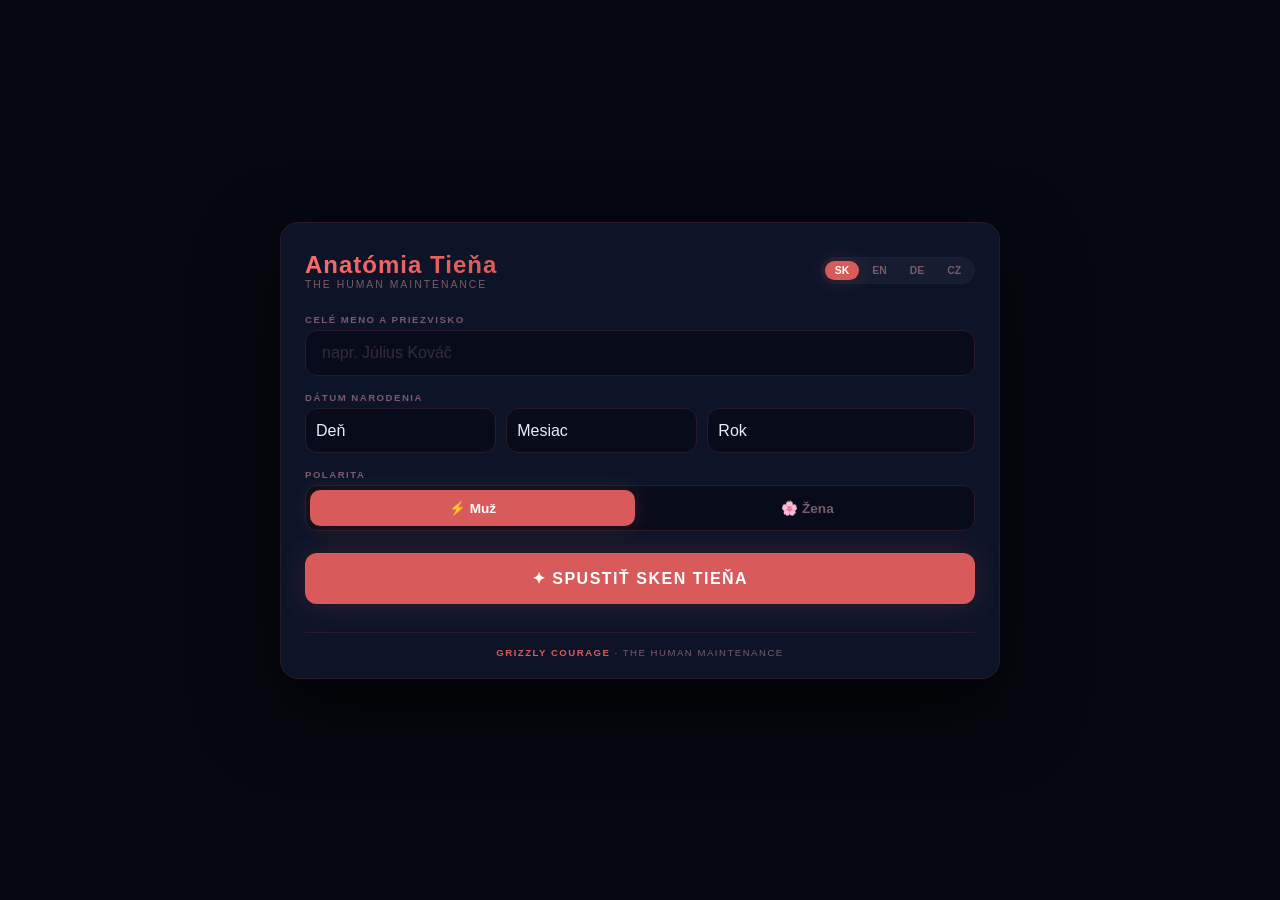
<file: sources/anatomia_tiena.html>
<!DOCTYPE html>
<html lang="sk">
<head>
    <meta charset="UTF-8">
    <meta name="viewport" content="width=device-width, initial-scale=1.0, maximum-scale=1.0, user-scalable=no">
    <title>Anatómia Tieňa · The Human Maintenance</title>
    <style>
        * {
            margin: 0;
            padding: 0;
            box-sizing: border-box;
        }

        :root {
            --bg: #060810;
            --card: #0d1428;
            --border: #2a1a2a;
            --text: #e8edf5;
            --muted: #7a5a6a;
            --accent: #d95a5a;
            --glow: rgba(217, 90, 90, 0.2);
            --radius: 18px;
        }

        body {
            background: var(--bg);
            color: var(--text);
            font-family: -apple-system, BlinkMacSystemFont, "Segoe UI", Roboto, Helvetica, Arial, sans-serif;
            min-height: 100vh;
            display: flex;
            align-items: center;
            justify-content: center;
            padding: 16px;
            -webkit-font-smoothing: antialiased;
        }

        body.female {
            --accent: #f472b6;
            --glow: rgba(244, 114, 182, 0.2);
            --border: #3a1a2a;
            --muted: #9a6a7a;
        }

        .app {
            max-width: 720px;
            width: 100%;
            background: var(--card);
            border-radius: var(--radius);
            border: 1px solid var(--border);
            padding: 28px 24px 20px;
            box-shadow: 0 30px 80px rgba(0, 0, 0, 0.8);
            position: relative;
            overflow: hidden;
        }

        .header {
            display: flex;
            justify-content: space-between;
            align-items: center;
            margin-bottom: 24px;
            flex-wrap: wrap;
            gap: 8px;
        }

        .logo h1 {
            font-size: 1.5rem;
            font-weight: 700;
            letter-spacing: 1px;
            background: linear-gradient(135deg, #ff6b6b, var(--accent));
            -webkit-background-clip: text;
            -webkit-text-fill-color: transparent;
            background-clip: text;
        }

        .logo span {
            display: block;
            font-size: 0.65rem;
            font-weight: 400;
            color: var(--muted);
            letter-spacing: 2px;
            text-transform: uppercase;
            -webkit-text-fill-color: var(--muted);
        }

        .lang-selector {
            display: flex;
            gap: 3px;
            background: rgba(255, 255, 255, 0.04);
            border-radius: 30px;
            padding: 3px;
            border: 1px solid var(--border);
        }

        .lang-selector button {
            background: transparent;
            border: none;
            color: var(--muted);
            padding: 4px 10px;
            border-radius: 30px;
            font-size: 0.65rem;
            font-weight: 700;
            cursor: pointer;
            transition: 0.25s;
            text-transform: uppercase;
        }

        .lang-selector button.active {
            background: var(--accent);
            color: #fff;
            box-shadow: 0 0 20px var(--glow);
        }

        .form-section {
            margin-bottom: 6px;
        }

        .form-section.hidden {
            display: none;
        }

        .form-group {
            margin-bottom: 16px;
        }

        .form-group label {
            display: block;
            font-size: 0.6rem;
            text-transform: uppercase;
            letter-spacing: 1.5px;
            color: var(--muted);
            margin-bottom: 5px;
            font-weight: 600;
        }

        .form-group input {
            width: 100%;
            padding: 13px 16px;
            background: #080c1a;
            border: 1px solid var(--border);
            border-radius: 12px;
            color: var(--text);
            font-size: 1rem;
            transition: 0.3s;
            outline: none;
        }

        .form-group input:focus {
            border-color: var(--accent);
            box-shadow: 0 0 0 3px var(--glow);
        }

        .form-group input::placeholder {
            color: var(--muted);
            opacity: 0.4;
        }

        .date-row {
            display: grid;
            grid-template-columns: 1fr 1fr 1.4fr;
            gap: 10px;
        }

        .date-row select {
            padding: 13px 10px;
            background: #080c1a;
            border: 1px solid var(--border);
            border-radius: 12px;
            color: var(--text);
            font-size: 1rem;
            outline: none;
            transition: 0.3s;
            appearance: none;
            -webkit-appearance: none;
            cursor: pointer;
        }

        .date-row select:focus {
            border-color: var(--accent);
            box-shadow: 0 0 0 3px var(--glow);
        }

        .gender-toggle {
            display: flex;
            gap: 10px;
            background: #080c1a;
            border-radius: 12px;
            padding: 4px;
            border: 1px solid var(--border);
        }

        .gender-toggle button {
            flex: 1;
            padding: 10px 0;
            border: none;
            background: transparent;
            color: var(--muted);
            font-size: 0.85rem;
            font-weight: 600;
            border-radius: 10px;
            cursor: pointer;
            transition: 0.25s;
        }

        .gender-toggle button.active {
            background: var(--accent);
            color: #fff;
            box-shadow: 0 0 20px var(--glow);
        }

        .btn-primary {
            width: 100%;
            padding: 16px;
            background: var(--accent);
            border: none;
            border-radius: 12px;
            color: #fff;
            font-size: 1rem;
            font-weight: 700;
            letter-spacing: 1.5px;
            cursor: pointer;
            transition: 0.3s;
            text-transform: uppercase;
            margin-top: 6px;
            box-shadow: 0 0 30px var(--glow);
        }

        .btn-primary:hover {
            transform: scale(1.01);
            box-shadow: 0 0 50px var(--glow);
        }

        .results-container {
            display: none;
            margin-top: 10px;
        }

        .results-container.active {
            display: block;
            animation: fadeIn 0.6s ease;
        }

        @keyframes fadeIn {
            0% { opacity: 0; transform: translateY(20px); }
            100% { opacity: 1; transform: translateY(0); }
        }

        .result-block {
            background: rgba(255, 255, 255, 0.02);
            border: 1px solid var(--border);
            border-radius: 14px;
            padding: 22px 20px;
            margin-bottom: 16px;
            transition: border-color 0.3s;
            border-left: 3px solid var(--accent);
        }

        .result-block .title {
            font-size: 0.8rem;
            font-weight: 700;
            letter-spacing: 1px;
            text-transform: uppercase;
            color: var(--accent);
            margin-bottom: 6px;
            display: flex;
            justify-content: space-between;
            align-items: center;
        }

        .result-block .title .tag {
            font-size: 0.55rem;
            color: var(--muted);
            background: rgba(255, 255, 255, 0.04);
            padding: 2px 12px;
            border-radius: 30px;
            border: 1px solid var(--border);
        }

        .result-block p {
            font-size: 0.95rem;
            line-height: 1.8;
            color: #d0d0d8;
            margin-top: 4px;
        }

        .result-block .highlight {
            color: var(--accent);
            font-weight: 600;
        }

        .btn-restart {
            display: block;
            width: 100%;
            padding: 12px;
            background: transparent;
            border: 1px solid var(--border);
            border-radius: 12px;
            color: var(--muted);
            font-size: 0.8rem;
            cursor: pointer;
            transition: 0.3s;
            text-align: center;
            margin-top: 8px;
        }

        .btn-restart:hover {
            border-color: var(--accent);
            color: #fff;
        }

        .footer {
            margin-top: 28px;
            padding-top: 14px;
            border-top: 1px solid var(--border);
            text-align: center;
            font-size: 0.6rem;
            color: var(--muted);
            letter-spacing: 1.5px;
            text-transform: uppercase;
        }

        .footer strong {
            color: var(--accent);
            font-weight: 600;
        }

        @media (max-width: 480px) {
            .app {
                padding: 18px 14px 16px;
            }

            .logo h1 {
                font-size: 1.2rem;
            }

            .result-block {
                padding: 16px 14px;
            }

            .result-block p {
                font-size: 0.9rem;
            }

            .date-row {
                grid-template-columns: 1fr 1fr 1.2fr;
                gap: 6px;
            }

            .date-row select {
                padding: 11px 6px;
                font-size: 0.9rem;
            }

            .header {
                flex-direction: column;
                align-items: stretch;
            }

            .lang-selector {
                align-self: flex-start;
            }
        }
    </style>
</head>
<body>
    <div class="app" id="app">
        <div class="header">
            <div class="logo">
                <h1 id="appTitle">Anatómia Tieňa</h1>
                <span id="subBrand">The Human Maintenance</span>
            </div>
            <div class="lang-selector" id="langSelector">
                <button class="active" data-lang="sk">SK</button>
                <button data-lang="en">EN</button>
                <button data-lang="de">DE</button>
                <button data-lang="cz">CZ</button>
            </div>
        </div>

        <div class="form-section" id="formSection">
            <div class="form-group">
                <label id="lblName">Celé meno a priezvisko</label>
                <input type="text" id="fullName" placeholder="napr. Július Kováč">
            </div>
            <div class="form-group">
                <label id="lblBirth">Dátum narodenia</label>
                <div class="date-row">
                    <select id="birthDay"><option value="">Deň</option></select>
                    <select id="birthMonth">
                        <option value="">Mesiac</option>
                        <option value="1">Január</option><option value="2">Február</option>
                        <option value="3">Marec</option><option value="4">Apríl</option>
                        <option value="5">Máj</option><option value="6">Jún</option>
                        <option value="7">Júl</option><option value="8">August</option>
                        <option value="9">September</option><option value="10">Október</option>
                        <option value="11">November</option><option value="12">December</option>
                    </select>
                    <select id="birthYear"><option value="">Rok</option></select>
                </div>
            </div>
            <div class="form-group">
                <label id="lblGender">Polarita</label>
                <div class="gender-toggle" id="genderToggle">
                    <button class="active" data-gender="m">⚡ Muž</button>
                    <button data-gender="f">🌸 Žena</button>
                </div>
            </div>
            <button class="btn-primary" id="btnStart">✦ Spustiť sken tieňa</button>
        </div>

        <div class="results-container" id="resultsContainer">
            <div id="outputWrapper"></div>
            <button class="btn-restart" id="btnRestart">↺ Začať odznova</button>
        </div>

        <div class="footer">
            <strong>Grizzly Courage</strong> · The Human Maintenance
        </div>
    </div>

    <script>
        (function() {
            'use strict';

            // ================================================================
            // 1. JAZYKOVÉ PREKLADY
            // ================================================================
            const LANG = {
                sk: {
                    title: 'Anatómia Tieňa',
                    brand: 'The Human Maintenance',
                    name: 'Celé meno a priezvisko',
                    namePlaceholder: 'napr. Július Kováč',
                    birth: 'Dátum narodenia',
                    gender: 'Polarita',
                    male: '⚡ Muž',
                    female: '🌸 Žena',
                    start: '✦ Spustiť sken tieňa',
                    restart: '↺ Začať odznova',
                    alert: 'Prosím, vyplňte meno a dátum narodenia.',
                    parts: {
                        intro: '💀 Tvoj tieň',
                        childhood: '🌑 Korene tieňa',
                        teen: '🛡️ Štíty a masky',
                        adult: '🔥 Ego v plnej sile',
                        present: '⚡ Tieň dnes',
                        future: '🌅 Premena tieňa',
                        truth: '🪞 Pravda o tvojom tieni',
                        conclusion: '✨ Cesta von'
                    },
                    tags: {
                        intro: 'čo skrývaš',
                        childhood: 'rany',
                        teen: 'obrana',
                        adult: 'moc',
                        present: 'teraz',
                        future: 'zmena',
                        truth: 'mechanizmus',
                        conclusion: 'sloboda'
                    }
                },
                en: {
                    title: 'Anatomy of Shadow',
                    brand: 'The Human Maintenance',
                    name: 'Full Name',
                    namePlaceholder: 'e.g. John Doe',
                    birth: 'Date of Birth',
                    gender: 'Polarity',
                    male: '⚡ Male',
                    female: '🌸 Female',
                    start: '✦ Run Shadow Scan',
                    restart: '↺ Start Over',
                    alert: 'Please fill in your name and date of birth.',
                    parts: {
                        intro: '💀 Your Shadow',
                        childhood: '🌑 Roots of Shadow',
                        teen: '🛡️ Shields and Masks',
                        adult: '🔥 Ego at Full Power',
                        present: '⚡ Shadow Today',
                        future: '🌅 Shadow Transformation',
                        truth: '🪞 Truth About Your Shadow',
                        conclusion: '✨ The Way Out'
                    },
                    tags: {
                        intro: 'what you hide',
                        childhood: 'wounds',
                        teen: 'defense',
                        adult: 'power',
                        present: 'now',
                        future: 'change',
                        truth: 'mechanism',
                        conclusion: 'freedom'
                    }
                },
                de: {
                    title: 'Anatomie des Schattens',
                    brand: 'The Human Maintenance',
                    name: 'Vollständiger Name',
                    namePlaceholder: 'z.B. Julius Kováč',
                    birth: 'Geburtsdatum',
                    gender: 'Polarität',
                    male: '⚡ Männlich',
                    female: '🌸 Weiblich',
                    start: '✦ Schatten-Scan starten',
                    restart: '↺ Neu beginnen',
                    alert: 'Bitte geben Sie Namen und Geburtsdatum ein.',
                    parts: {
                        intro: '💀 Dein Schatten',
                        childhood: '🌑 Wurzeln des Schattens',
                        teen: '🛡️ Schilde und Masken',
                        adult: '🔥 Ego auf Hochtouren',
                        present: '⚡ Schatten heute',
                        future: '🌅 Schatten-Transformation',
                        truth: '🪞 Wahrheit über deinen Schatten',
                        conclusion: '✨ Der Weg hinaus'
                    },
                    tags: {
                        intro: 'was du verbirgst',
                        childhood: 'Wunden',
                        teen: 'Verteidigung',
                        adult: 'Macht',
                        present: 'jetzt',
                        future: 'Veränderung',
                        truth: 'Mechanismus',
                        conclusion: 'Freiheit'
                    }
                },
                cz: {
                    title: 'Anatomie Stínu',
                    brand: 'The Human Maintenance',
                    name: 'Celé jméno a příjmení',
                    namePlaceholder: 'např. Julius Kováč',
                    birth: 'Datum narození',
                    gender: 'Polarita',
                    male: '⚡ Muž',
                    female: '🌸 Žena',
                    start: '✦ Spustit sken stínu',
                    restart: '↺ Začít znovu',
                    alert: 'Prosím, vyplňte jméno a datum narození.',
                    parts: {
                        intro: '💀 Tvůj stín',
                        childhood: '🌑 Kořeny stínu',
                        teen: '🛡️ Štíty a masky',
                        adult: '🔥 Ego na plný výkon',
                        present: '⚡ Stín dnes',
                        future: '🌅 Proměna stínu',
                        truth: '🪞 Pravda o tvém stínu',
                        conclusion: '✨ Cesta ven'
                    },
                    tags: {
                        intro: 'co skrýváš',
                        childhood: 'rány',
                        teen: 'obrana',
                        adult: 'moc',
                        present: 'teď',
                        future: 'změna',
                        truth: 'mechanismus',
                        conclusion: 'svoboda'
                    }
                }
            };

            // ================================================================
            // 2. NUMEROLOGICKÉ FUNKCIE (rovnaké ako v Zrkadle Bytia)
            // ================================================================
            function numerologySum(str) {
                let sum = 0;
                for (let ch of str) {
                    let d = parseInt(ch);
                    if (!isNaN(d)) sum += d;
                }
                while (sum > 9 && sum !== 11 && sum !== 22 && sum !== 33) {
                    sum = String(sum).split('').reduce((a, b) => parseInt(a) + parseInt(b), 0);
                }
                return sum;
            }

            function nameToNumber(name) {
                const map = {
                    'a': 1, 'á': 1, 'ä': 1, 'b': 2, 'c': 3, 'č': 3, 'd': 4, 'ď': 4,
                    'e': 5, 'é': 5, 'ě': 5, 'f': 6, 'g': 7, 'h': 8, 'ch': 8, 'i': 9,
                    'í': 9, 'j': 1, 'k': 2, 'l': 3, 'm': 4, 'n': 5, 'ň': 5, 'o': 6,
                    'ó': 6, 'ô': 6, 'p': 7, 'q': 8, 'r': 9, 'ř': 9, 's': 1, 'š': 1,
                    't': 2, 'ť': 2, 'u': 3, 'ú': 3, 'ů': 3, 'v': 4, 'w': 5, 'x': 6,
                    'y': 7, 'ý': 7, 'z': 8, 'ž': 8
                };
                let clean = name.toLowerCase().replace(/[^a-záäčďéěíňóôřšťúůýž]/g, '');
                let sum = 0;
                for (let ch of clean) {
                    if (map[ch]) sum += map[ch];
                }
                while (sum > 9 && sum !== 11 && sum !== 22 && sum !== 33) {
                    sum = String(sum).split('').reduce((a, b) => parseInt(a) + parseInt(b), 0);
                }
                return sum;
            }

            function getVowelsSum(name) {
                const vowels = 'aeiouyáäéíóôúý';
                let sum = 0;
                let clean = name.toLowerCase().replace(/[^a-záäčďéěíňóôřšťúůýž]/g, '');
                for (let ch of clean) {
                    if (vowels.includes(ch)) {
                        const map = {
                            'a': 1, 'á': 1, 'ä': 1, 'e': 5, 'é': 5, 'ě': 5,
                            'i': 9, 'í': 9, 'o': 6, 'ó': 6, 'ô': 6, 'u': 3,
                            'ú': 3, 'ů': 3, 'y': 7, 'ý': 7
                        };
                        sum += map[ch] || 0;
                    }
                }
                while (sum > 9 && sum !== 11 && sum !== 22 && sum !== 33) {
                    sum = String(sum).split('').reduce((a, b) => parseInt(a) + parseInt(b), 0);
                }
                return sum;
            }

            function getConsonantsSum(name) {
                const vowels = 'aeiouyáäéíóôúý';
                let sum = 0;
                let clean = name.toLowerCase().replace(/[^a-záäčďéěíňóôřšťúůýž]/g, '');
                for (let ch of clean) {
                    if (!vowels.includes(ch)) {
                        const map = {
                            'b': 2, 'c': 3, 'č': 3, 'd': 4, 'ď': 4, 'f': 6,
                            'g': 7, 'h': 8, 'ch': 8, 'j': 1, 'k': 2, 'l': 3,
                            'm': 4, 'n': 5, 'ň': 5, 'p': 7, 'q': 8, 'r': 9,
                            'ř': 9, 's': 1, 'š': 1, 't': 2, 'ť': 2, 'v': 4,
                            'w': 5, 'x': 6, 'z': 8, 'ž': 8
                        };
                        sum += map[ch] || 0;
                    }
                }
                while (sum > 9 && sum !== 11 && sum !== 22 && sum !== 33) {
                    sum = String(sum).split('').reduce((a, b) => parseInt(a) + parseInt(b), 0);
                }
                return sum;
            }

            function getAdjustedDate(year, month, day, daysOffset) {
                const d = new Date(year, month - 1, day);
                d.setDate(d.getDate() + daysOffset);
                const y = d.getFullYear();
                const m = String(d.getMonth() + 1).padStart(2, '0');
                const dd = String(d.getDate()).padStart(2, '0');
                return `${y}${m}${dd}`;
            }

            function getPersonalYear(day, month, year) {
                const currentYear = new Date().getFullYear();
                const sum = numerologySum(String(day) + String(month) + String(currentYear));
                return sum;
            }

            function getPersonalMonth(personalYear) {
                const currentMonth = new Date().getMonth() + 1;
                const sum = numerologySum(String(personalYear) + String(currentMonth));
                return sum;
            }

            function getPersonalDay(personalYear, personalMonth) {
                const currentDay = new Date().getDate();
                const sum = numerologySum(String(personalYear) + String(personalMonth) + String(currentDay));
                return sum;
            }

            function getChallenge(day, month) {
                const diff = Math.abs(parseInt(day) - parseInt(month));
                return numerologySum(String(diff));
            }

            function getMaturity(lifePath, destiny) {
                return numerologySum(String(lifePath + destiny));
            }

            // ================================================================
            // 3. GENERÁTOR TEXTU PRE TIEŇ – DRSNÝ, KONFRONTAČNÝ
            // ================================================================
            function generateIntro(lifePath, design) {
                const map = {
                    '1': 'Tvoj tieň je tvoja nezávislosť, ktorá sa mení na izoláciu. Si vodca, ktorý sa bojí byť videný. Tvoja sila je tvojou pýchou – a tvojou slabosťou.',
                    '2': 'Tvoj tieň je tvoja citlivosť, ktorá sa mení na manipuláciu. Používaš svoju jemnosť ako zbraň. A vieš to.',
                    '3': 'Tvoj tieň je tvoja výrečnosť, ktorá sa mení na klamstvo. Hovoríš veci, ktorým sám neveríš, aby si ochránil svoje ego.',
                    '4': 'Tvoj tieň je tvoja potreba kontroly. Všetko musí byť podľa tvojich pravidiel – inak sa svet rúti. A ty sa bojíš chaosu.',
                    '5': 'Tvoj tieň je tvoja túžba po slobode, ktorá sa mení na únik. Utekáš pred zodpovednosťou a nazývaš to slobodou.',
                    '6': 'Tvoj tieň je tvoja starostlivosť, ktorá sa mení na obeť. Robíš všetko pre druhých, aby si nemusel riešiť seba.',
                    '7': 'Tvoj tieň je tvoja múdrosť, ktorá sa mení na aroganciu. Myslíš si, že všetkému rozumieš – a preto ničomu nerozumieš.',
                    '8': 'Tvoj tieň je tvoja moc, ktorá sa mení na tyraniu. Tlačíš na ľudí okolo seba a nazývaš to vedením.',
                    '9': 'Tvoj tieň je tvoja empatia, ktorá sa mení na obetavosť. Zabúdaš na seba a myslíš si, že si svätec.'
                };
                const designMap = {
                    '1': ' V tvojom podvedomí drieme strach, že si na to sám.',
                    '2': ' V tvojom podvedomí drieme strach, že ťa nebudú mať radi, ak budeš úprimný.',
                    '3': ' V tvojom podvedomí drieme strach, že tvoje slová nemajú váhu.',
                    '4': ' V tvojom podvedomí drieme strach z toho, že všetko stratíš.',
                    '5': ' V tvojom podvedomí drieme strach zo zajatia.',
                    '6': ' V tvojom podvedomí drieme strach, že si zbytočný.',
                    '7': ' V tvojom podvedomí drieme strach z vlastnej hlúposti.',
                    '8': ' V tvojom podvedomí drieme strach zo slabosti.',
                    '9': ' V tvojom podvedomí drieme strach, že si sám.'
                };
                const base = map[String(lifePath)] || map['1'];
                const designText = designMap[String(design)] || ' V tvojom podvedomí drieme strach, ktorý nechceš vidieť.';
                return base + designText;
            }

            function generateChildhood(lifePath, challenge) {
                const map = {
                    '1-1': 'Už ako dieťa si sa naučil, že musíš byť silný. Že slabosť sa nevypláca. A tak si schoval svoje city tam, kde ich nikto nenájde. Dodnes ich tam máš.',
                    '1-2': 'Už ako dieťa si vedel, že tvoje pocity sú na obtiaž. Naučil si sa ich potláčať. Teraz nevieš, čo cítiš – a je ti to jedno. Alebo si to aspoň myslíš.',
                    '1-3': 'Už ako dieťa si mal dar presvedčovania. Vedel si, čo povedať, aby si dostal, čo si chcel. Manipulácia bola tvojou hrou skôr, než si si to uvedomil.',
                    '1-4': 'Už ako dieťa si vedel, že svet nie je spravodlivý. Naučil si sa bojovať. A vyhral si. Ale za akú cenu?',
                    '1-5': 'Už ako dieťa si utekal pred realitou. Tvoja fantázia bola tvojím útočiskom. Dodnes utekáš – len si myslíš, že si dospelý.',
                    '1-6': 'Už ako dieťa si sa staral o iných, aby si nemusel myslieť na seba. Tvoja obetavosť bola tvojou maskou. A ty si v nej uviazol.',
                    '1-7': 'Už ako dieťa si mal pocit, že nikto nerozumie tvojim myšlienkam. Bol si sám. Dodnes si sám – a nazývaš to nezávislosťou.',
                    '1-8': 'Už ako dieťa si vedel, že musíš byť najlepší. Inak nemáš hodnotu. Táto myšlienka ťa prenasleduje dodnes.',
                    '1-9': 'Už ako dieťa si vnímal krivdu sveta. A rozhodol si sa, že to zmeníš. Ale zabudol si, že najprv musíš zmeniť seba.',
                    '2-1': 'Už ako dieťa si vedel, že tichá voda brehy myje. Naučil si sa mlčať a pozorovať. A potom udrieť, keď to nikto nečaká.',
                    '2-2': 'Už ako dieťa si sa naučil, že harmónia je dôležitejšia než pravda. A tak si mlčal, keď si mal hovoriť. Dodnes mlčíš.',
                    '2-3': 'Už ako dieťa si mal dar prispôsobiť sa. Vedel si, čo chcú počuť. A hral si to dokonale. Ale zabudol si, čo chceš počuť ty.',
                    '2-4': 'Už ako dieťa si bol poslušný. Robil si, čo sa povedalo. A nikto si nevšimol, že tvoja poslušnosť je len maska vzdoru.',
                    '2-5': 'Už ako dieťa si bol malý rebel. Ale rýchlo si zistil, že rebelovia sú sami. A tak si sa naučil hrať hru, aj keď si ňou opovrhoval.',
                    '2-6': 'Už ako dieťa si bol rodený ochranca. Chránil si všetkých okolo seba – až na seba. Dodnes to robíš.',
                    '2-7': 'Už ako dieťa si mal pocit, že si z inej planéty. Nikto ti nerozumel. A tak si sa naučil rozprávať ich rečou – ale stále si si myslel svoje.',
                    '2-8': 'Už ako dieťa si vedel, že svet je o moci. A ty si ju chcel. Naučil si sa, ako ju získať. A teraz ju máš – ale si sám.',
                    '2-9': 'Už ako dieťa si videl, ako veľa bolesti je na svete. A rozhodol si sa, že ju budeš liečiť. Ale zabudol si na vlastné rany.',
                    '3-1': 'Už ako dieťa si bol kráľom zábavy. Všetci ťa mali radi. Ale nikto nevedel, že tvoj smiech je často plač prevlečený do masky.',
                    '3-2': 'Už ako dieťa si mal dar rozprávať príbehy. Vedel si ich vymýšľať tak, aby si unikol pred realitou. Dodnes unikáš.',
                    '3-3': 'Už ako dieťa si bol stredobodom pozornosti. Potreboval si ju ako vzduch. A stále ju potrebuješ – inak sa cítiš prázdny.',
                    '3-4': 'Už ako dieťa si vedel, že musíš byť dokonalý. Inak ťa nebudú milovať. Táto myšlienka ti zničila viac, než si ochotný priznať.',
                    '3-5': 'Už ako dieťa si mal dar improvizácie. Vedel si sa dostať z každej situácie. Ale nikdy si sa nedostal z tej jedinej – zo seba samého.',
                    '3-6': 'Už ako dieťa si rozveseľoval ostatných, aby si nemusel riešiť vlastný smútok. Tvoja radosť bola tvojou maskou. A ty si v nej uviazol.',
                    '3-7': 'Už ako dieťa si mal bohatý vnútorný svet, do ktorého si nikoho nepustil. Bolo to tvoje útočisko. A dodnes je to tvoja cela.',
                    '3-8': 'Už ako dieťa si vedel, že tvoje slová majú silu. A naučil si sa ich používať ako zbraň. Dodnes nimi zraňuješ – a hovoríš si, že si len úprimný.',
                    '3-9': 'Už ako dieťa si videl krásu sveta – a tiež jeho krutosť. Rozhodol si sa, že budeš tým, kto prináša svetlo. Ale tvoj vlastný tieň zostal v tme.',
                    '4-1': 'Už ako dieťa si bol spoľahlivý. Všetci sa na teba spoliehali. A ty si im nikdy nepovedal, že si unavený. Dodnes si unavený.',
                    '4-2': 'Už ako dieťa si vedel, že poriadok je istota. A tak si si vytvoril pravidlá, ktoré ťa chránia – a zároveň dusia.',
                    '4-3': 'Už ako dieťa si mal dar organizácie. Vedel si zariadiť veci tak, aby fungovali. Ale zabudol si na jednu vec – na seba.',
                    '4-4': 'Už ako dieťa si bol vytrvalý. Nikdy si sa nevzdal. Ale niekedy sa vzdať znamená vyhrať. A ty si sa nikdy nevzdal.',
                    '4-5': 'Už ako dieťa si túžil po slobode, ale bál si sa ju. A tak si si vytvoril väzenie z pravidiel, v ktorom si uväznený dodnes.',
                    '4-6': 'Už ako dieťa si bol oporou pre všetkých. Tvoja rodina sa na teba spoliehala. A ty si sa zrútil – len si to nikomu nepovedal.',
                    '4-7': 'Už ako dieťa si mal pocit, že všetko musíš pochopiť. Inak si zlyhal. Táto myšlienka ťa prenasleduje dodnes.',
                    '4-8': 'Už ako dieťa si vedel, že tvrdá práca prináša ovocie. A ty si pracoval. A pracuješ. A stále si čakáš na to ovocie.',
                    '4-9': 'Už ako dieťa si mal cit pre spravodlivosť. Videl si krivdu a chcel si ju napraviť. Ale zabudol si, že najprv musíš napraviť seba.',
                    '5-1': 'Už ako dieťa si utekal. Pred školou, pred povinnosťami, pred sebou. Dodnes utekáš – len si myslíš, že cestuješ.',
                    '5-2': 'Už ako dieťa si mal potrebu meniť veci. Všetko ťa nudilo. A stále ťa nudí. A tak neustále hľadáš niečo nové – len aby si opäť utiekol.',
                    '5-3': 'Už ako dieťa si bol plný energie. Nikto ťa neudržal. A nikto ťa neudrží dodnes. Si slobodný – ale sám.',
                    '5-4': 'Už ako dieťa si potreboval slobodu. A tak si si vytvoril vlastné pravidlá. Ale tvoje pravidlá sú len ďalšie väzenie.',
                    '5-5': 'Už ako dieťa si bol samostatný. Nikoho si nepotreboval. A stále nikoho nepotrebuješ – aspoň si to myslíš.',
                    '5-6': 'Už ako dieťa si mal dar prinášať radosť. Ale tvoja radosť bola vždy len únikom pred smútkom. A ty si to vedel.',
                    '5-7': 'Už ako dieťa si túžil pochopiť svet. Ale svet bol príliš veľký a ty si sa stratil v myšlienkach. Dodnes sa v nich strácaš.',
                    '5-8': 'Už ako dieťa si mal v sebe odvahu. Nebál si sa riskovať. Ale niekedy je odvaha len iné meno pre zúfalstvo.',
                    '5-9': 'Už ako dieťa si videl krivdu a chcel si ju napraviť. Ale tvoja nespokojnosť ťa doviedla do nekonečného boja – so sebou samým.',
                    '6-1': 'Už ako dieťa si bol starostlivý. Príliš starostlivý. Až si zabudol, že aj ty potrebuješ starostlivosť. Dodnes zabúdaš.',
                    '6-2': 'Už ako dieťa si mal srdce na dlani. A ľudia ti do neho šliapali. A ty si sa naučil, že láska bolí. A predsa miluješ ďalej.',
                    '6-3': 'Už ako dieťa si prinášal harmóniu tam, kde bola bolesť. Ale ty si si tú bolesť nechal pre seba. A nosíš ju dodnes.',
                    '6-4': 'Už ako dieťa si bol zodpovedný. A zodpovednosť ti vzala detstvo. Teraz si zodpovedný za všetkých – a za seba nemáš čas.',
                    '6-5': 'Už ako dieťa si túžil po slobode, ale láska ťa držala. A teraz si rozpoltený medzi túžbou a povinnosťou.',
                    '6-6': 'Už ako dieťa si bol ochranca. Chránil si všetkých, ktorých si miloval. Ale nikto nechránil teba. A ty si to nikdy nepriznal.',
                    '6-7': 'Už ako dieťa si mal hlboké myšlienky. Pýtal si sa, prečo svet bolí. Nikdy si nedostal odpoveď. A stále ju hľadáš.',
                    '6-8': 'Už ako dieťa si mal v sebe odvahu. Nebál si sa ísť proti prúdu. Ale tvoja odvaha ťa často stála viac, než si bol ochotný zaplatiť.',
                    '6-9': 'Už ako dieťa si mal cit pre spravodlivosť. Videl si krivdu a chcel si ju napraviť. Ale často si zabúdal na seba.',
                    '7-1': 'Už ako dieťa si bol zamyslený. Tak zamyslený, že si zabudol žiť. Dodnes žiješ viac v hlave než v realite.',
                    '7-2': 'Už ako dieťa si bol tichý pozorovateľ. Videl si veci, ktoré ostatní nevideli. A nikdy si im nepovedal, čo si videl. Stále mlčíš.',
                    '7-3': 'Už ako dieťa si mal bohatý vnútorný svet. Bol to tvoj únik pred realitou. A dodnes je to tvoje väzenie.',
                    '7-4': 'Už ako dieťa si potreboval poriadok v myšlienkach. Inak si sa cítil stratený. A stále sa strácaš, keď nie je poriadok.',
                    '7-5': 'Už ako dieťa si túžil po dobrodružstve, ale tvoja myseľ ťa držala v bezpečí. Teraz si rozpoltený medzi túžbou a strachom.',
                    '7-6': 'Už ako dieťa si mal cit pre harmóniu. Vedel si, čo druhí potrebujú. Ale zabudol si, čo potrebuješ ty.',
                    '7-7': 'Už ako dieťa si bol hľadač pravdy. A našiel si len ďalšie otázky. Dodnes hľadáš – a bojíš sa odpovede.',
                    '7-8': 'Už ako dieťa si mal v sebe silu. Vedel si, že dokážeš čokoľvek. Ale tvoja sila ťa často izolovala od ostatných.',
                    '7-9': 'Už ako dieťa si mal cit pre spravodlivosť. Videl si krivdu a chcel si ju napraviť. Ale tvoja potreba pravdy ťa často stála vzťahy.',
                    '8-1': 'Už ako dieťa si mal v sebe odvahu. Nebál si sa riskovať. Ale tvoja odvaha bola často len maskou strachu.',
                    '8-2': 'Už ako dieťa si bol citlivý na nespravodlivosť. Videl si veci, ktoré ostatní prehliadali. A rozhodol si sa ich zmeniť – silou.',
                    '8-3': 'Už ako dieťa si mal dar komunikácie. Vedel si presvedčiť. A často si presviedčal aj seba, že to, čo robíš, je správne.',
                    '8-4': 'Už ako dieťa si bol praktický. Vedel si, že tvrdá práca prináša ovocie. A pracoval si tak tvrdo, že si zabudol žiť.',
                    '8-5': 'Už ako dieťa si túžil po slobode. Ale tvoja túžba po moci bola silnejšia. A teraz máš moc – ale nie slobodu.',
                    '8-6': 'Už ako dieťa si mal srdce na dlani. Ale naučil si sa, že zraniteľnosť je slabosť. A tak si schoval svoje srdce tam, kde ho nikto nenájde.',
                    '8-7': 'Už ako dieťa si mal hlboké myšlienky. Ale naučil si sa, že myšlienky sú nebezpečné. A tak si ich potlačil. Dodnes ich potláčaš.',
                    '8-8': 'Už ako dieťa si mal v sebe silu. Vedel si, že dokážeš čokoľvek. A dokázal si. Ale za akú cenu?',
                    '8-9': 'Už ako dieťa si mal cit pre spravodlivosť. Videl si krivdu a chcel si ju napraviť. Ale tvoja túžba po moci často prevážila nad tvojou spravodlivosťou.',
                    '9-1': 'Už ako dieťa si mal cit pre spravodlivosť. Videl si krivdu a chcel si ju napraviť. Ale často si zabúdal, že aj ty si len človek.',
                    '9-2': 'Už ako dieťa si bol citlivý na nespravodlivosť. Tvoja duša túžila po harmónii. Ale svet nie je harmonický – a ty si to stále neprijal.',
                    '9-3': 'Už ako dieťa si mal dar komunikácie. Vedel si rozprávať príbehy, ktoré inšpirovali. Ale zabudol si na svoj vlastný príbeh.',
                    '9-4': 'Už ako dieťa si bol praktický. Vedel si, že tvrdá práca prináša ovocie. Ale niekedy si pracoval tak tvrdo, že si zabudol na svoje sny.',
                    '9-5': 'Už ako dieťa si túžil po slobode. Svet bol tvojím ihriskom. Ale svet ťa naučil, že sloboda má svoju cenu. A ty si ju zaplatil.',
                    '9-6': 'Už ako dieťa si mal srdce na dlani. Tvoja láskavosť bola tvojím darom. Ale často si ju dával tým, ktorí si ju nezaslúžili.',
                    '9-7': 'Už ako dieťa si bol zamyslený. Tvoja myseľ bola plná otázok. Ale naučil si sa, že otázky sú nebezpečné. A tak si prestal pýtať.',
                    '9-8': 'Už ako dieťa si mal v sebe silu. Vedel si, že dokážeš čokoľvek. Ale tvoja sila ťa často izolovala od ostatných.',
                    '9-9': 'Už ako dieťa si bol humanista. Videl si krásu v maličkostiach a bolesť vo svete. Tvoja empatia bola tvojím darom – a tvojím tieňom.'
                };
                const key = `${lifePath}-${challenge}`;
                return map[key] || map['1-1'];
            }

            function generateTeen(destiny, personality) {
                const map = {
                    '1-1': 'V puberte si sa stal vodcom. Ale vodcovstvo ťa naučilo, že byť silný znamená byť sám. Naučil si sa potláčať svoje pocity – a nazval si to dospelosťou.',
                    '1-2': 'V puberte si bol tichý a citlivý. Naučil si sa, že city sú slabosť. A tak si ich schoval. Dodnes ich hľadáš.',
                    '1-3': 'V puberte si bol kráľom zábavy. Všetci ťa milovali. Ale ty si nevedel, či milujú teba, alebo tvoju masku. Dodnes to nevieš.',
                    '1-4': 'V puberte si bol zodpovedný. Príliš zodpovedný. Až si zabudol, čo to je byť mladý. Dodnes si zabudol.',
                    '1-5': 'V puberte si utekal. Pred školou, pred rodičmi, pred sebou. Tvoje úteky boli tvojou prvou drogou. A stále na nich si.',
                    '1-6': 'V puberte si sa staral o druhých. Bol si ich oporou. Ale nikto nebol tvojou oporou. A ty si sa zrútil – len si to nikdy nepriznal.',
                    '1-7': 'V puberte si bol samotár. Tvoja myseľ bola tvojím útočiskom. Ale aj tvojím väzením. Dodnes v ňom si.',
                    '1-8': 'V puberte si chcel byť najlepší. A bol si. Ale za cenu, že si stratil sám seba. Dodnes sa hľadáš.',
                    '1-9': 'V puberte si videl krivdu sveta. A rozhodol si sa, že ju zmeníš. Ale zabudol si, že najprv musíš zmeniť seba.',
                    '2-1': 'V puberte si bol tichý pozorovateľ. Videl si, ako ostatní žijú. A ty si len pozoroval. Dodnes sa pozeráš – namiesto toho, aby si žil.',
                    '2-2': 'V puberte si hľadal harmóniu. Ale svet nie je harmonický. A ty si to stále neprijal. Stále sa snažíš upokojiť búrku, ktorá je v tebe.',
                    '2-3': 'V puberte si mal dar prispôsobiť sa. Vedel si, čo chcú počuť. A hral si to dokonale. Ale zabudol si, čo chceš počuť ty.',
                    '2-4': 'V puberte si bol poslušný. Robil si, čo sa povedalo. Ale tvoja poslušnosť bola len maska vzdoru. A ty si sa v nej stratil.',
                    '2-5': 'V puberte si bol rebel. Ale rebelovia sú sami. A ty si bol sám. Dodnes si sám – a nazývaš to nezávislosťou.',
                    '2-6': 'V puberte si bol ochranca. Chránil si všetkých okolo seba – až na seba. Dodnes to robíš.',
                    '2-7': 'V puberte si mal pocit, že si z inej planéty. Nikto ti nerozumel. A tak si sa naučil rozprávať ich rečou – ale stále si si myslel svoje.',
                    '2-8': 'V puberte si vedel, že svet je o moci. A ty si ju chcel. Naučil si sa, ako ju získať. A teraz ju máš – ale si sám.',
                    '2-9': 'V puberte si videl, ako veľa bolesti je na svete. A rozhodol si sa, že ju budeš liečiť. Ale zabudol si na vlastné rany.',
                    '3-1': 'V puberte si bol kráľom zábavy. Všetci ťa mali radi. Ale nikto nevedel, že tvoj smiech je často plač prevlečený do masky.',
                    '3-2': 'V puberte si mal dar rozprávať príbehy. Vedel si ich vymýšľať tak, aby si unikol pred realitou. Dodnes unikáš.',
                    '3-3': 'V puberte si bol stredobodom pozornosti. Potreboval si ju ako vzduch. A stále ju potrebuješ – inak sa cítiš prázdny.',
                    '3-4': 'V puberte si vedel, že musíš byť dokonalý. Inak ťa nebudú milovať. Táto myšlienka ti zničila viac, než si ochotný priznať.',
                    '3-5': 'V puberte si mal dar improvizácie. Vedel si sa dostať z každej situácie. Ale nikdy si sa nedostal z tej jedinej – zo seba samého.',
                    '3-6': 'V puberte si rozveseľoval ostatných, aby si nemusel riešiť vlastný smútok. Tvoja radosť bola tvojou maskou. A ty si v nej uviazol.',
                    '3-7': 'V puberte si mal bohatý vnútorný svet, do ktorého si nikoho nepustil. Bolo to tvoje útočisko. A dodnes je to tvoja cela.',
                    '3-8': 'V puberte si vedel, že tvoje slová majú silu. A naučil si sa ich používať ako zbraň. Dodnes nimi zraňuješ – a hovoríš si, že si len úprimný.',
                    '3-9': 'V puberte si videl krásu sveta – a tiež jeho krutosť. Rozhodol si sa, že budeš tým, kto prináša svetlo. Ale tvoj vlastný tieň zostal v tme.',
                    '4-1': 'V puberte si bol spoľahlivý. Všetci sa na teba spoliehali. A ty si im nikdy nepovedal, že si unavený. Dodnes si unavený.',
                    '4-2': 'V puberte si vedel, že poriadok je istota. A tak si si vytvoril pravidlá, ktoré ťa chránia – a zároveň dusia.',
                    '4-3': 'V puberte si mal dar organizácie. Vedel si zariadiť veci tak, aby fungovali. Ale zabudol si na jednu vec – na seba.',
                    '4-4': 'V puberte si bol vytrvalý. Nikdy si sa nevzdal. Ale niekedy sa vzdať znamená vyhrať. A ty si sa nikdy nevzdal.',
                    '4-5': 'V puberte si túžil po slobode, ale bál si sa ju. A tak si si vytvoril väzenie z pravidiel, v ktorom si uväznený dodnes.',
                    '4-6': 'V puberte si bol oporou pre všetkých. Tvoja rodina sa na teba spoliehala. A ty si sa zrútil – len si to nikomu nepovedal.',
                    '4-7': 'V puberte si mal pocit, že všetko musíš pochopiť. Inak si zlyhal. Táto myšlienka ťa prenasleduje dodnes.',
                    '4-8': 'V puberte si vedel, že tvrdá práca prináša ovocie. A ty si pracoval. A pracuješ. A stále si čakáš na to ovocie.',
                    '4-9': 'V puberte si mal cit pre spravodlivosť. Videl si krivdu a chcel si ju napraviť. Ale zabudol si, že najprv musíš napraviť seba.',
                    '5-1': 'V puberte si utekal. Pred školou, pred povinnosťami, pred sebou. Dodnes utekáš – len si myslíš, že cestuješ.',
                    '5-2': 'V puberte si mal potrebu meniť veci. Všetko ťa nudilo. A stále ťa nudí. A tak neustále hľadáš niečo nové – len aby si opäť utiekol.',
                    '5-3': 'V puberte si bol plný energie. Nikto ťa neudržal. A nikto ťa neudrží dodnes. Si slobodný – ale sám.',
                    '5-4': 'V puberte si potreboval slobodu. A tak si si vytvoril vlastné pravidlá. Ale tvoje pravidlá sú len ďalšie väzenie.',
                    '5-5': 'V puberte si bol samostatný. Nikoho si nepotreboval. A stále nikoho nepotrebuješ – aspoň si to myslíš.',
                    '5-6': 'V puberte si mal dar prinášať radosť. Ale tvoja radosť bola vždy len únikom pred smútkom. A ty si to vedel.',
                    '5-7': 'V puberte si túžil pochopiť svet. Ale svet bol príliš veľký a ty si sa stratil v myšlienkach. Dodnes sa v nich strácaš.',
                    '5-8': 'V puberte si mal v sebe odvahu. Nebál si sa riskovať. Ale niekedy je odvaha len iné meno pre zúfalstvo.',
                    '5-9': 'V puberte si videl krivdu a chcel si ju napraviť. Ale tvoja nespokojnosť ťa doviedla do nekonečného boja – so sebou samým.',
                    '6-1': 'V puberte si bol starostlivý. Príliš starostlivý. Až si zabudol, že aj ty potrebuješ starostlivosť. Dodnes zabúdaš.',
                    '6-2': 'V puberte si mal srdce na dlani. A ľudia ti do neho šliapali. A ty si sa naučil, že láska bolí. A predsa miluješ ďalej.',
                    '6-3': 'V puberte si prinášal harmóniu tam, kde bola bolesť. Ale ty si si tú bolesť nechal pre seba. A nosíš ju dodnes.',
                    '6-4': 'V puberte si bol zodpovedný. A zodpovednosť ti vzala detstvo. Teraz si zodpovedný za všetkých – a za seba nemáš čas.',
                    '6-5': 'V puberte si túžil po slobode, ale láska ťa držala. A teraz si rozpoltený medzi túžbou a povinnosťou.',
                    '6-6': 'V puberte si bol ochranca. Chránil si všetkých, ktorých si miloval. Ale nikto nechránil teba. A ty si to nikdy nepriznal.',
                    '6-7': 'V puberte si mal hlboké myšlienky. Pýtal si sa, prečo svet bolí. Nikdy si nedostal odpoveď. A stále ju hľadáš.',
                    '6-8': 'V puberte si mal v sebe odvahu. Nebál si sa ísť proti prúdu. Ale tvoja odvaha ťa často stála viac, než si bol ochotný zaplatiť.',
                    '6-9': 'V puberte si mal cit pre spravodlivosť. Videl si krivdu a chcel si ju napraviť. Ale často si zabúdal na seba.',
                    '7-1': 'V puberte si bol zamyslený. Tak zamyslený, že si zabudol žiť. Dodnes žiješ viac v hlave než v realite.',
                    '7-2': 'V puberte si bol tichý pozorovateľ. Videl si veci, ktoré ostatní nevideli. A nikdy si im nepovedal, čo si videl. Stále mlčíš.',
                    '7-3': 'V puberte si mal bohatý vnútorný svet. Bol to tvoj únik pred realitou. A dodnes je to tvoje väzenie.',
                    '7-4': 'V puberte si potreboval poriadok v myšlienkach. Inak si sa cítil stratený. A stále sa strácaš, keď nie je poriadok.',
                    '7-5': 'V puberte si túžil po dobrodružstve, ale tvoja myseľ ťa držala v bezpečí. Teraz si rozpoltený medzi túžbou a strachom.',
                    '7-6': 'V puberte si mal cit pre harmóniu. Vedel si, čo druhí potrebujú. Ale zabudol si, čo potrebuješ ty.',
                    '7-7': 'V puberte si bol hľadač pravdy. A našiel si len ďalšie otázky. Dodnes hľadáš – a bojíš sa odpovede.',
                    '7-8': 'V puberte si mal v sebe silu. Vedel si, že dokážeš čokoľvek. Ale tvoja sila ťa často izolovala od ostatných.',
                    '7-9': 'V puberte si mal cit pre spravodlivosť. Videl si krivdu a chcel si ju napraviť. Ale tvoja potreba pravdy ťa často stála vzťahy.',
                    '8-1': 'V puberte si mal v sebe odvahu. Nebál si sa riskovať. Ale tvoja odvaha bola často len maskou strachu.',
                    '8-2': 'V puberte si bol citlivý na nespravodlivosť. Videl si veci, ktoré ostatní prehliadali. A rozhodol si sa ich zmeniť – silou.',
                    '8-3': 'V puberte si mal dar komunikácie. Vedel si presvedčiť. A často si presviedčal aj seba, že to, čo robíš, je správne.',
                    '8-4': 'V puberte si bol praktický. Vedel si, že tvrdá práca prináša ovocie. A pracoval si tak tvrdo, že si zabudol žiť.',
                    '8-5': 'V puberte si túžil po slobode. Ale tvoja túžba po moci bola silnejšia. A teraz máš moc – ale nie slobodu.',
                    '8-6': 'V puberte si mal srdce na dlani. Ale naučil si sa, že zraniteľnosť je slabosť. A tak si schoval svoje srdce tam, kde ho nikto nenájde.',
                    '8-7': 'V puberte si mal hlboké myšlienky. Ale naučil si sa, že myšlienky sú nebezpečné. A tak si ich potlačil. Dodnes ich potláčaš.',
                    '8-8': 'V puberte si mal v sebe silu. Vedel si, že dokážeš čokoľvek. A dokázal si. Ale za akú cenu?',
                    '8-9': 'V puberte si mal cit pre spravodlivosť. Videl si krivdu a chcel si ju napraviť. Ale tvoja túžba po moci často prevážila nad tvojou spravodlivosťou.',
                    '9-1': 'V puberte si mal cit pre spravodlivosť. Videl si krivdu a chcel si ju napraviť. Ale často si zabúdal, že aj ty si len človek.',
                    '9-2': 'V puberte si bol citlivý na nespravodlivosť. Tvoja duša túžila po harmónii. Ale svet nie je harmonický – a ty si to stále neprijal.',
                    '9-3': 'V puberte si mal dar komunikácie. Vedel si rozprávať príbehy, ktoré inšpirovali. Ale zabudol si na svoj vlastný príbeh.',
                    '9-4': 'V puberte si bol praktický. Vedel si, že tvrdá práca prináša ovocie. Ale niekedy si pracoval tak tvrdo, že si zabudol na svoje sny.',
                    '9-5': 'V puberte si túžil po slobode. Svet bol tvojím ihriskom. Ale svet ťa naučil, že sloboda má svoju cenu. A ty si ju zaplatil.',
                    '9-6': 'V puberte si mal srdce na dlani. Tvoja láskavosť bola tvojím darom. Ale často si ju dával tým, ktorí si ju nezaslúžili.',
                    '9-7': 'V puberte si bol zamyslený. Tvoja myseľ bola plná otázok. Ale naučil si sa, že otázky sú nebezpečné. A tak si prestal pýtať.',
                    '9-8': 'V puberte si mal v sebe silu. Vedel si, že dokážeš čokoľvek. Ale tvoja sila ťa často izolovala od ostatných.',
                    '9-9': 'V puberte si bol humanista. Videl si krásu v maličkostiach a bolesť vo svete. Tvoja empatia bola tvojím darom – a tvojím tieňom.'
                };
                const key = `${destiny}-${personality}`;
                return map[key] || map['1-1'];
            }

            function generateAdult(soulUrge, maturity) {
                const map = {
                    '1-1': 'Tvoja dospelosť je o kontrole. Všetko musíš mať pod palcom. Ale pod tvojou kontrolou sa skrýva panika, že ak pustíš, stratíš všetko. A možno áno. Možno by si mal pustiť.',
                    '1-2': 'Tvoja dospelosť je o sile. Si silný, ale tvoja sila je často len maskou slabosti. Bojíš sa, že ak prestaneš bojovať, zrútiš sa. A možno by si sa mal zrútiť – aby si sa mohol postaviť nanovo.',
                    '1-3': 'Tvoja dospelosť je o moci. Máš ju, ale nevieš, čo s ňou. Používaš ju na to, aby si ovládal druhých – namiesto toho, aby si ovládal seba. A to je tvoj najväčší tieň.',
                    '1-4': 'Tvoja dospelosť je o budovaní. Postavil si pevné základy. Ale zabudol si na jednu vec – na svoje srdce. Tvoja stavba je pevná, ale studená. A ty v nej mrzneš.',
                    '1-5': 'Tvoja dospelosť je o úteku. Utiekal si pred všetkým – a teraz si uviazol v nekonečnom pohybe. Si slobodný, ale nemáš kam ísť. Lebo si utiekol aj pred sebou.',
                    '1-6': 'Tvoja dospelosť je o obeti. Obetoval si seba pre druhých. A teraz si prázdny. Tvoja starostlivosť je tvojím tieňom – lebo si zabudol, že aj ty potrebuješ starostlivosť.',
                    '1-7': 'Tvoja dospelosť je o múdrosti. Si múdry, ale tvoja múdrosť je často len alibi pre tvoju izoláciu. Skrývaš sa za ňou – pred svetom, pred ľuďmi, pred sebou.',
                    '1-8': 'Tvoja dospelosť je o moci. Si silný, úspešný, obdivovaný. Ale v noci, keď zostaneš sám, vieš, že tvoja moc je len ilúzia. Že si stále to isté vystrašené dieťa. A to je tvoj tieň.',
                    '1-9': 'Tvoja dospelosť je o ideáloch. Chceš zmeniť svet. Ale zabudol si, že najprv musíš zmeniť seba. Tvoj ideál je tvojím tieňom – lebo sa ním skrývaš pred realitou.',
                    '2-1': 'Tvoja dospelosť je o spolupráci. Vieš, že sám nič nedokážeš. Ale tvoja závislosť na druhých je tvojím tieňom. Bojíš sa byť sám – a preto si otrokom vzťahov.',
                    '2-2': 'Tvoja dospelosť je o harmónii. Hľadáš pokoj, ale často ho hľadáš na úkor pravdy. Tvoja harmónia je len ilúzia – a ty to vieš.',
                    '2-3': 'Tvoja dospelosť je o komunikácii. Hovoríš veľa, ale hovoríš to, čo chcú počuť. Tvoje slová sú tvojím tieňom – lebo nimi skrývaš svoju pravdu.',
                    '2-4': 'Tvoja dospelosť je o stabilite. Potrebuješ istotu. Ale tvoja potreba istoty ťa drží v zajatí. Bojíš sa zmien – a preto sa nikdy nezmeníš.',
                    '2-5': 'Tvoja dospelosť je o slobode. Ale tvoja sloboda je často len únikom. Utiekal si od všetkého – a teraz si uviazol v nekonečnom hľadaní.',
                    '2-6': 'Tvoja dospelosť je o láske. Miluješ – ale tvoja láska je často len závislosť. Potrebuješ milovať, aby si sa cítil živý. A to je tvoj tieň.',
                    '2-7': 'Tvoja dospelosť je o poznaní. Hľadáš pravdu, ale bojíš sa, čo nájdeš. Tvoje poznanie je tvojím tieňom – lebo ťa oddeľuje od ostatných.',
                    '2-8': 'Tvoja dospelosť je o moci. Chceš mať kontrolu. Ale tvoja kontrola je len ilúzia – a ty to vieš. Preto sa tak zúfalo držíš.',
                    '2-9': 'Tvoja dospelosť je o službe. Slúžiš druhým – ale zabúdaš na seba. Tvoja služba je tvojím tieňom – lebo si v nej stratil sám seba.',
                    '3-1': 'Tvoja dospelosť je o tvorivosti. Si plný nápadov. Ale tvoja kreativita je často len únikom pred realitou. Tvoríš, aby si nemusel žiť.',
                    '3-2': 'Tvoja dospelosť je o radosti. Hľadáš šťastie – ale často ho hľadáš na nesprávnych miestach. Tvoja radosť je tvojím tieňom – lebo je povrchná.',
                    '3-3': 'Tvoja dospelosť je o sebavyjadrení. Potrebuješ byť videný. Ale tvoja potreba pozornosti je tvojím tieňom – lebo sa za ňou skrýva prázdnota.',
                    '3-4': 'Tvoja dospelosť je o vytváraní. Buduješ, ale tvoje diela sú často len maskou. Skrývaš sa za ne – pred svetom, pred sebou.',
                    '3-5': 'Tvoja dospelosť je o zmene. Hľadáš nové veci, nové zážitky. Ale tvoja túžba po zmene je len únikom pred tým, čo je nemenné – tvojím vlastným tieňom.',
                    '3-6': 'Tvoja dospelosť je o láske. Miluješ – ale tvoja láska je často len potreba byť milovaný. A to je tvoj tieň.',
                    '3-7': 'Tvoja dospelosť je o múdrosti. Si múdry, ale tvoja múdrosť je často len alibi pre tvoju izoláciu. Skrývaš sa za ňou.',
                    '3-8': 'Tvoja dospelosť je o moci. Máš talent, máš úspech. Ale tvoj úspech je tvojím tieňom – lebo si sa v ňom stratil.',
                    '3-9': 'Tvoja dospelosť je o ideáloch. Chceš zmeniť svet. Ale zabudol si, že najprv musíš zmeniť seba.',
                    '4-1': 'Tvoja dospelosť je o budovaní. Postavil si impérium. Ale tvoje impérium je tvojím väzením. Si v ňom uväznený – a bojíš sa ho opustiť.',
                    '4-2': 'Tvoja dospelosť je o stabilite. Potrebuješ poriadok. Ale tvoj poriadok je len ilúziou kontroly. A ty to vieš.',
                    '4-3': 'Tvoja dospelosť je o tvorbe. Tvoríš, ale tvoje diela sú často len maskou. Skrývaš sa za ne.',
                    '4-4': 'Tvoja dospelosť je o vytrvalosti. Nikdy sa nevzdávaš. Ale niekedy je vzdať sa jediná cesta von. A ty sa bojíš.',
                    '4-5': 'Tvoja dospelosť je o slobode. Hľadáš ju, ale bojíš sa jej. Tvoja túžba po slobode je tvojím tieňom – lebo ti bráni žiť.',
                    '4-6': 'Tvoja dospelosť je o láske. Miluješ – ale tvoja láska je často len povinnosť. A to je tvoj tieň.',
                    '4-7': 'Tvoja dospelosť je o múdrosti. Hľadáš pravdu, ale bojíš sa, čo nájdeš. Tvoje hľadanie je tvojím tieňom.',
                    '4-8': 'Tvoja dospelosť je o moci. Máš ju, ale nevieš, čo s ňou. Tvoja moc je tvojím tieňom – lebo ťa izoluje.',
                    '4-9': 'Tvoja dospelosť je o službe. Slúžiš druhým – ale zabúdaš na seba. Tvoja služba je tvojím tieňom.',
                    '5-1': 'Tvoja dospelosť je o slobode. Si slobodný – ale tvoja sloboda je často len osamelosť. A to je tvoj tieň.',
                    '5-2': 'Tvoja dospelosť je o pohybe. Neustále sa hýbeš, meníš. Ale tvoj pohyb je často len únikom. A ty to vieš.',
                    '5-3': 'Tvoja dospelosť je o dobrodružstve. Hľadáš nové veci. Ale tvoje hľadanie je často len únikom pred sebou.',
                    '5-4': 'Tvoja dospelosť je o zmene. Meníš veci, ale často len preto, aby si nemusel čeliť realite. A to je tvoj tieň.',
                    '5-5': 'Tvoja dospelosť je o nezávislosti. Si nezávislý – ale tvoja nezávislosť je často len samota. A ty to vieš.',
                    '5-6': 'Tvoja dospelosť je o láske. Miluješ – ale tvoja láska je často len únikom pred osamelosťou. A to je tvoj tieň.',
                    '5-7': 'Tvoja dospelosť je o poznaní. Hľadáš odpovede, ale tvoje hľadanie je často len únikom pred otázkami, ktoré sa bojíš položiť.',
                    '5-8': 'Tvoja dospelosť je o moci. Máš ju, ale tvoja moc je často len ilúziou. Bojíš sa, že ak prestaneš bojovať, zlyháš.',
                    '5-9': 'Tvoja dospelosť je o ideáloch. Chceš zmeniť svet. Ale tvoje ideály sú často len únikom pred realitou.',
                    '6-1': 'Tvoja dospelosť je o starostlivosti. Staráš sa o druhých – ale zabúdaš na seba. Tvoja starostlivosť je tvojím tieňom.',
                    '6-2': 'Tvoja dospelosť je o láske. Miluješ – ale tvoja láska je často len obeťou. A to je tvoj tieň.',
                    '6-3': 'Tvoja dospelosť je o harmónii. Hľadáš pokoj – ale tvoje hľadanie je často len únikom pred konfliktom. A to je tvoj tieň.',
                    '6-4': 'Tvoja dospelosť je o zodpovednosti. Si zodpovedný – ale tvoja zodpovednosť je často len bremenom. A ty sa pod ním ohýbaš.',
                    '6-5': 'Tvoja dospelosť je o slobode. Hľadáš ju – ale bojíš sa jej. Tvoja túžba po slobode je tvojím tieňom.',
                    '6-6': 'Tvoja dospelosť je o láske. Miluješ – ale tvoja láska je často len závislosťou. A to je tvoj tieň.',
                    '6-7': 'Tvoja dospelosť je o múdrosti. Hľadáš pravdu – ale tvoje hľadanie je často len únikom. A to je tvoj tieň.',
                    '6-8': 'Tvoja dospelosť je o moci. Máš ju – ale tvoja moc je často len ilúziou. Bojíš sa, že ak pustíš, stratíš všetko.',
                    '6-9': 'Tvoja dospelosť je o službe. Slúžiš druhým – ale zabúdaš na seba. Tvoja služba je tvojím tieňom.',
                    '7-1': 'Tvoja dospelosť je o múdrosti. Si múdry – ale tvoja múdrosť je často len alibi pre tvoju izoláciu. A to je tvoj tieň.',
                    '7-2': 'Tvoja dospelosť je o poznaní. Hľadáš odpovede – ale tvoje hľadanie je často len únikom. A to je tvoj tieň.',
                    '7-3': 'Tvoja dospelosť je o tvorivosti. Tvoríš – ale tvoja tvorivosť je často len únikom pred realitou. A to je tvoj tieň.',
                    '7-4': 'Tvoja dospelosť je o stabilite. Potrebuješ poriadok – ale tvoj poriadok je často len ilúziou kontroly. A ty to vieš.',
                    '7-5': 'Tvoja dospelosť je o slobode. Hľadáš ju – ale bojíš sa jej. Tvoja túžba po slobode je tvojím tieňom.',
                    '7-6': 'Tvoja dospelosť je o láske. Miluješ – ale tvoja láska je často len potrebou byť milovaný. A to je tvoj tieň.',
                    '7-7': 'Tvoja dospelosť je o múdrosti. Hľadáš pravdu – ale bojíš sa, čo nájdeš. Tvoje hľadanie je tvojím tieňom.',
                    '7-8': 'Tvoja dospelosť je o moci. Máš ju – ale tvoja moc je často len ilúziou. Bojíš sa, že ak prestaneš bojovať, zlyháš.',
                    '7-9': 'Tvoja dospelosť je o ideáloch. Chceš zmeniť svet – ale zabúdaš na seba. Tvoje ideály sú tvojím tieňom.',
                    '8-1': 'Tvoja dospelosť je o moci. Máš ju – ale tvoja moc je často len tyraniou. A to je tvoj tieň.',
                    '8-2': 'Tvoja dospelosť je o kontrole. Všetko musíš mať pod palcom – ale tvoja kontrola je len ilúziou. A ty to vieš.',
                    '8-3': 'Tvoja dospelosť je o úspechu. Si úspešný – ale tvoj úspech je často len maskou. Skrývaš sa za neho.',
                    '8-4': 'Tvoja dospelosť je o budovaní. Postavil si veľa – ale tvoje diela sú často len ilúziou. Bojíš sa, že sa zrútia.',
                    '8-5': 'Tvoja dospelosť je o slobode. Hľadáš ju – ale tvoja túžba po slobode je často len únikom. A to je tvoj tieň.',
                    '8-6': 'Tvoja dospelosť je o láske. Miluješ – ale tvoja láska je často len potrebou moci. A to je tvoj tieň.',
                    '8-7': 'Tvoja dospelosť je o múdrosti. Hľadáš pravdu – ale tvoje hľadanie je často len alibi pre tvoju izoláciu.',
                    '8-8': 'Tvoja dospelosť je o moci. Máš ju – ale tvoja moc je často len ilúziou. A ty to vieš. Preto sa tak zúfalo držíš.',
                    '8-9': 'Tvoja dospelosť je o ideáloch. Chceš zmeniť svet – ale zabúdaš na seba. Tvoje ideály sú tvojím tieňom.',
                    '9-1': 'Tvoja dospelosť je o humanizme. Chceš pomáhať druhým – ale zabúdaš na seba. Tvoja pomoc je tvojím tieňom.',
                    '9-2': 'Tvoja dospelosť je o empatii. Si citlivý – ale tvoja citlivosť je často len bremenom. A ty sa pod ním ohýbaš.',
                    '9-3': 'Tvoja dospelosť je o kreativite. Tvoríš – ale tvoja tvorivosť je často len únikom. A to je tvoj tieň.',
                    '9-4': 'Tvoja dospelosť je o stabilite. Potrebuješ poriadok – ale tvoj poriadok je často len ilúziou. A ty to vieš.',
                    '9-5': 'Tvoja dospelosť je o slobode. Hľadáš ju – ale bojíš sa jej. Tvoja túžba po slobode je tvojím tieňom.',
                    '9-6': 'Tvoja dospelosť je o láske. Miluješ – ale tvoja láska je často len obeťou. A to je tvoj tieň.',
                    '9-7': 'Tvoja dospelosť je o múdrosti. Hľadáš pravdu – ale tvoje hľadanie je často len únikom. A to je tvoj tieň.',
                    '9-8': 'Tvoja dospelosť je o moci. Máš ju – ale tvoja moc je často len ilúziou. Bojíš sa, že ak pustíš, stratíš všetko.',
                    '9-9': 'Tvoja dospelosť je o ideáloch. Chceš zmeniť svet – ale zabúdaš na seba. Tvoje ideály sú tvojím tieňom.'
                };
                const key = `${soulUrge}-${maturity}`;
                return map[key] || map['1-1'];
            }

            function generatePresent(personalYear, personalMonth, personalDay) {
                const map = {
                    '1-1': 'Tento rok je o tvojej sile. Ale tvoja sila ťa môže zničiť, ak ju nepoužiješ múdro. Tento mesiac je o kontrole – a dnešok o tom, aby si ju pustil.',
                    '1-2': 'Tento rok je o tvojej nezávislosti. Ale tvoja nezávislosť je často len osamelosť. Tento mesiac je o vzťahoch – a dnešok o tom, aby si sa otvoril.',
                    '1-3': 'Tento rok je o tvojej kreativite. Ale tvoja kreativita je často len únik. Tento mesiac je o sebavyjadrení – a dnešok o tom, aby si bol úprimný.',
                    '1-4': 'Tento rok je o tvojich základoch. Ale tvoje základy sú často len väzením. Tento mesiac je o stabilite – a dnešok o tom, aby si sa oslobodil.',
                    '1-5': 'Tento rok je o tvojej slobode. Ale tvoja sloboda je často len únik. Tento mesiac je o zmene – a dnešok o tom, aby si ju prijal.',
                    '1-6': 'Tento rok je o tvojej zodpovednosti. Ale tvoja zodpovednosť je často len bremeno. Tento mesiac je o láske – a dnešok o tom, aby si prijal lásku.',
                    '1-7': 'Tento rok je o tvojej múdrosti. Ale tvoja múdrosť je často len izolácia. Tento mesiac je o hľadaní – a dnešok o tom, aby si našiel.',
                    '1-8': 'Tento rok je o tvojej moci. Ale tvoja moc je často len ilúzia. Tento mesiac je o odhodlaní – a dnešok o tom, aby si konal.',
                    '1-9': 'Tento rok je o tvojich ideáloch. Ale tvoje ideály sú často len únik. Tento mesiac je o zavŕšení – a dnešok o tom, aby si prijal.',
                    '2-1': 'Tento rok je o tvojich vzťahoch. Ale tvoje vzťahy sú často len závislosť. Tento mesiac je o sile – a dnešok o tom, aby si bol sám sebou.',
                    '2-2': 'Tento rok je o tvojej harmónii. Ale tvoja harmónia je často len ilúzia. Tento mesiac je o pokoji – a dnešok o tom, aby si ho našiel v sebe.',
                    '2-3': 'Tento rok je o tvojej komunikácii. Ale tvoja komunikácia je často len maska. Tento mesiac je o pravde – a dnešok o tom, aby si ju povedal.',
                    '2-4': 'Tento rok je o tvojej stabilite. Ale tvoja stabilita je často len väzenie. Tento mesiac je o práci – a dnešok o tom, aby si našiel rovnováhu.',
                    '2-5': 'Tento rok je o tvojej slobode. Ale tvoja sloboda je často len únik. Tento mesiac je o zmene – a dnešok o tom, aby si ju prijal.',
                    '2-6': 'Tento rok je o tvojej láske. Ale tvoja láska je často len obeť. Tento mesiac je o starostlivosti – a dnešok o tom, aby si prijal starostlivosť.',
                    '2-7': 'Tento rok je o tvojom poznaní. Ale tvoje poznanie je často len alibi. Tento mesiac je o hľadaní – a dnešok o tom, aby si našiel.',
                    '2-8': 'Tento rok je o tvojej moci. Ale tvoja moc je často len ilúzia. Tento mesiac je o odhodlaní – a dnešok o tom, aby si konal.',
                    '2-9': 'Tento rok je o tvojich ideáloch. Ale tvoje ideály sú často len únik. Tento mesiac je o zavŕšení – a dnešok o tom, aby si prijal.',
                    '3-1': 'Tento rok je o tvojej kreativite. Ale tvoja kreativita je často len únik. Tento mesiac je o sile – a dnešok o tom, aby si ju použil na seba.',
                    '3-2': 'Tento rok je o tvojej radosti. Ale tvoja radosť je často len maska. Tento mesiac je o harmónii – a dnešok o tom, aby si bol úprimný.',
                    '3-3': 'Tento rok je o tvojom sebavyjadrení. Ale tvoje sebavyjadrenie je často len póza. Tento mesiac je o kreativite – a dnešok o tom, aby si bol autentický.',
                    '3-4': 'Tento rok je o tvojej tvorbe. Ale tvoja tvorba je často len únik. Tento mesiac je o práci – a dnešok o tom, aby si našiel zmysel.',
                    '3-5': 'Tento rok je o tvojej zmene. Ale tvoja zmena je často len únik. Tento mesiac je o slobode – a dnešok o tom, aby si ju prijal.',
                    '3-6': 'Tento rok je o tvojej láske. Ale tvoja láska je často len potreba. Tento mesiac je o starostlivosti – a dnešok o tom, aby si prijal lásku.',
                    '3-7': 'Tento rok je o tvojej múdrosti. Ale tvoja múdrosť je často len alibi. Tento mesiac je o hľadaní – a dnešok o tom, aby si našiel.',
                    '3-8': 'Tento rok je o tvojej moci. Ale tvoja moc je často len ilúzia. Tento mesiac je o odhodlaní – a dnešok o tom, aby si konal.',
                    '3-9': 'Tento rok je o tvojich ideáloch. Ale tvoje ideály sú často len únik. Tento mesiac je o zavŕšení – a dnešok o tom, aby si prijal.',
                    '4-1': 'Tento rok je o tvojich základoch. Ale tvoje základy sú často len väzenie. Tento mesiac je o sile – a dnešok o tom, aby si ich prebudoval.',
                    '4-2': 'Tento rok je o tvojej stabilite. Ale tvoja stabilita je často len ilúzia. Tento mesiac je o harmónii – a dnešok o tom, aby si našiel rovnováhu.',
                    '4-3': 'Tento rok je o tvojej práci. Ale tvoja práca je často len únik. Tento mesiac je o kreativite – a dnešok o tom, aby si našiel radosť.',
                    '4-4': 'Tento rok je o tvojej vytrvalosti. Ale tvoja vytrvalosť je často len vzdor. Tento mesiac je o odhodlaní – a dnešok o tom, aby si si oddýchol.',
                    '4-5': 'Tento rok je o tvojej zmene. Ale tvoja zmena je často len únik. Tento mesiac je o slobode – a dnešok o tom, aby si ju prijal.',
                    '4-6': 'Tento rok je o tvojej láske. Ale tvoja láska je často len povinnosť. Tento mesiac je o starostlivosti – a dnešok o tom, aby si prijal lásku.',
                    '4-7': 'Tento rok je o tvojej múdrosti. Ale tvoja múdrosť je často len alibi. Tento mesiac je o hľadaní – a dnešok o tom, aby si našiel.',
                    '4-8': 'Tento rok je o tvojej moci. Ale tvoja moc je často len ilúzia. Tento mesiac je o odhodlaní – a dnešok o tom, aby si konal.',
                    '4-9': 'Tento rok je o tvojich ideáloch. Ale tvoje ideály sú často len únik. Tento mesiac je o zavŕšení – a dnešok o tom, aby si prijal.',
                    '5-1': 'Tento rok je o tvojej slobode. Ale tvoja sloboda je často len únik. Tento mesiac je o sile – a dnešok o tom, aby si ju použil na seba.',
                    '5-2': 'Tento rok je o tvojej zmene. Ale tvoja zmena je často len únik. Tento mesiac je o harmónii – a dnešok o tom, aby si našiel pokoj.',
                    '5-3': 'Tento rok je o tvojom dobrodružstve. Ale tvoje dobrodružstvo je často len únik. Tento mesiac je o kreativite – a dnešok o tom, aby si bol autentický.',
                    '5-4': 'Tento rok je o tvojej slobode. Ale tvoja sloboda je často len osamelosť. Tento mesiac je o práci – a dnešok o tom, aby si našiel zmysel.',
                    '5-5': 'Tento rok je o tvojej zmene. Ale tvoja zmena je často len únik. Tento mesiac je o slobode – a dnešok o tom, aby si ju prijal.',
                    '5-6': 'Tento rok je o tvojej láske. Ale tvoja láska je často len potreba. Tento mesiac je o starostlivosti – a dnešok o tom, aby si prijal lásku.',
                    '5-7': 'Tento rok je o tvojej múdrosti. Ale tvoja múdrosť je často len alibi. Tento mesiac je o hľadaní – a dnešok o tom, aby si našiel.',
                    '5-8': 'Tento rok je o tvojej moci. Ale tvoja moc je často len ilúzia. Tento mesiac je o odhodlaní – a dnešok o tom, aby si konal.',
                    '5-9': 'Tento rok je o tvojich ideáloch. Ale tvoje ideály sú často len únik. Tento mesiac je o zavŕšení – a dnešok o tom, aby si prijal.',
                    '6-1': 'Tento rok je o tvojej láske. Ale tvoja láska je často len obeť. Tento mesiac je o sile – a dnešok o tom, aby si ju použil na seba.',
                    '6-2': 'Tento rok je o tvojej starostlivosti. Ale tvoja starostlivosť je často len bremeno. Tento mesiac je o harmónii – a dnešok o tom, aby si našiel pokoj.',
                    '6-3': 'Tento rok je o tvojej harmónii. Ale tvoja harmónia je často len ilúzia. Tento mesiac je o kreativite – a dnešok o tom, aby si bol úprimný.',
                    '6-4': 'Tento rok je o tvojej zodpovednosti. Ale tvoja zodpovednosť je často len väzenie. Tento mesiac je o práci – a dnešok o tom, aby si našiel zmysel.',
                    '6-5': 'Tento rok je o tvojej slobode. Ale tvoja sloboda je často len únik. Tento mesiac je o zmene – a dnešok o tom, aby si ju prijal.',
                    '6-6': 'Tento rok je o tvojej láske. Ale tvoja láska je často len závislosť. Tento mesiac je o starostlivosti – a dnešok o tom, aby si prijal lásku.',
                    '6-7': 'Tento rok je o tvojej múdrosti. Ale tvoja múdrosť je často len alibi. Tento mesiac je o hľadaní – a dnešok o tom, aby si našiel.',
                    '6-8': 'Tento rok je o tvojej moci. Ale tvoja moc je často len ilúzia. Tento mesiac je o odhodlaní – a dnešok o tom, aby si konal.',
                    '6-9': 'Tento rok je o tvojich ideáloch. Ale tvoje ideály sú často len únik. Tento mesiac je o zavŕšení – a dnešok o tom, aby si prijal.',
                    '7-1': 'Tento rok je o tvojej múdrosti. Ale tvoja múdrosť je často len izolácia. Tento mesiac je o sile – a dnešok o tom, aby si ju použil na seba.',
                    '7-2': 'Tento rok je o tvojom poznaní. Ale tvoje poznanie je často len alibi. Tento mesiac je o harmónii – a dnešok o tom, aby si našiel pokoj.',
                    '7-3': 'Tento rok je o tvojom hľadaní. Ale tvoje hľadanie je často len únik. Tento mesiac je o kreativite – a dnešok o tom, aby si bol autentický.',
                    '7-4': 'Tento rok je o tvojej múdrosti. Ale tvoja múdrosť je často len alibi. Tento mesiac je o práci – a dnešok o tom, aby si našiel zmysel.',
                    '7-5': 'Tento rok je o tvojej slobode. Ale tvoja sloboda je často len únik. Tento mesiac je o zmene – a dnešok o tom, aby si ju prijal.',
                    '7-6': 'Tento rok je o tvojej láske. Ale tvoja láska je často len potreba. Tento mesiac je o starostlivosti – a dnešok o tom, aby si prijal lásku.',
                    '7-7': 'Tento rok je o tvojej múdrosti. Ale tvoja múdrosť je často len alibi. Tento mesiac je o hľadaní – a dnešok o tom, aby si našiel.',
                    '7-8': 'Tento rok je o tvojej moci. Ale tvoja moc je často len ilúzia. Tento mesiac je o odhodlaní – a dnešok o tom, aby si konal.',
                    '7-9': 'Tento rok je o tvojich ideáloch. Ale tvoje ideály sú často len únik. Tento mesiac je o zavŕšení – a dnešok o tom, aby si prijal.',
                    '8-1': 'Tento rok je o tvojej moci. Ale tvoja moc je často len tyrania. Tento mesiac je o sile – a dnešok o tom, aby si ju použil na dobro.',
                    '8-2': 'Tento rok je o tvojej kontrole. Ale tvoja kontrola je často len ilúzia. Tento mesiac je o harmónii – a dnešok o tom, aby si našiel pokoj.',
                    '8-3': 'Tento rok je o tvojom úspechu. Ale tvoj úspech je často len maska. Tento mesiac je o kreativite – a dnešok o tom, aby si bol úprimný.',
                    '8-4': 'Tento rok je o tvojom budovaní. Ale tvoje budovanie je často len väzenie. Tento mesiac je o práci – a dnešok o tom, aby si našiel zmysel.',
                    '8-5': 'Tento rok je o tvojej slobode. Ale tvoja sloboda je často len únik. Tento mesiac je o zmene – a dnešok o tom, aby si ju prijal.',
                    '8-6': 'Tento rok je o tvojej láske. Ale tvoja láska je často len potreba moci. Tento mesiac je o starostlivosti – a dnešok o tom, aby si prijal lásku.',
                    '8-7': 'Tento rok je o tvojej múdrosti. Ale tvoja múdrosť je často len alibi. Tento mesiac je o hľadaní – a dnešok o tom, aby si našiel.',
                    '8-8': 'Tento rok je o tvojej moci. Ale tvoja moc je často len ilúzia. Tento mesiac je o odhodlaní – a dnešok o tom, aby si konal.',
                    '8-9': 'Tento rok je o tvojich ideáloch. Ale tvoje ideály sú často len únik. Tento mesiac je o zavŕšení – a dnešok o tom, aby si prijal.',
                    '9-1': 'Tento rok je o tvojich ideáloch. Ale tvoje ideály sú často len únik. Tento mesiac je o sile – a dnešok o tom, aby si ju použil na seba.',
                    '9-2': 'Tento rok je o tvojej empatii. Ale tvoja empatia je často len bremeno. Tento mesiac je o harmónii – a dnešok o tom, aby si našiel pokoj.',
                    '9-3': 'Tento rok je o tvojej kreativite. Ale tvoja kreativita je často len únik. Tento mesiac je o sebavyjadrení – a dnešok o tom, aby si bol úprimný.',
                    '9-4': 'Tento rok je o tvojej stabilite. Ale tvoja stabilita je často len ilúzia. Tento mesiac je o práci – a dnešok o tom, aby si našiel zmysel.',
                    '9-5': 'Tento rok je o tvojej slobode. Ale tvoja sloboda je často len únik. Tento mesiac je o zmene – a dnešok o tom, aby si ju prijal.',
                    '9-6': 'Tento rok je o tvojej láske. Ale tvoja láska je často len obeť. Tento mesiac je o starostlivosti – a dnešok o tom, aby si prijal lásku.',
                    '9-7': 'Tento rok je o tvojej múdrosti. Ale tvoja múdrosť je často len alibi. Tento mesiac je o hľadaní – a dnešok o tom, aby si našiel.',
                    '9-8': 'Tento rok je o tvojej moci. Ale tvoja moc je často len ilúzia. Tento mesiac je o odhodlaní – a dnešok o tom, aby si konal.',
                    '9-9': 'Tento rok je o tvojich ideáloch. Ale tvoje ideály sú často len únik. Tento mesiac je o zavŕšení – a dnešok o tom, aby si prijal.'
                };
                const key = `${personalYear}-${personalMonth}`;
                let text = map[key] || map['1-1'];
                const dayMap = {
                    '1': ' Dnes je deň, keď tvoj tieň volá po sile. Nepotláčaj ho – pochop ho.',
                    '2': ' Dnes je deň, keď tvoj tieň volá po láske. Otvor sa jej – aj keby to bolelo.',
                    '3': ' Dnes je deň, keď tvoj tieň volá po kreativite. Vyjadri ho – nech sa prejaví.',
                    '4': ' Dnes je deň, keď tvoj tieň volá po stabilite. Nájdi svoj pevný bod.',
                    '5': ' Dnes je deň, keď tvoj tieň volá po zmene. Neboj sa jej – je to tvoja cesta.',
                    '6': ' Dnes je deň, keď tvoj tieň volá po láske. Prijmi ju – aj keď si myslíš, že si ju nezaslúžiš.',
                    '7': ' Dnes je deň, keď tvoj tieň volá po múdrosti. Počúvaj ho – má ti čo povedať.',
                    '8': ' Dnes je deň, keď tvoj tieň volá po moci. Použi ju na to, aby si oslobodil seba aj iných.',
                    '9': ' Dnes je deň, keď tvoj tieň volá po zavŕšení. Uzavri to, čo ťa už dlho ťaží.'
                };
                text += dayMap[String(personalDay)] || ' Dnes je deň, keď tvoj tieň volá po pravde. Odpovedz mu.';
                return text;
            }

            function generateFuture(maturity, personalYear) {
                const map = {
                    '1-1': 'Tvoja budúcnosť je o tom, aby si prestal bojovať sám. Tvoj tieň ťa učí, že sila nie je v tom, že všetko zvládneš – ale v tom, že vieš, kedy požiadať o pomoc.',
                    '1-2': 'Tvoja budúcnosť je o tom, aby si prestal utekať. Tvoj tieň ťa učí, že sloboda nie je v tom, že nemáš záväzky – ale v tom, že si ich vedome vyberáš.',
                    '1-3': 'Tvoja budúcnosť je o tom, aby si prestal hrať rolu. Tvoj tieň ťa učí, že tvoja najväčšia sila je v tvojej autenticite – aj keď to bolí.',
                    '1-4': 'Tvoja budúcnosť je o tom, aby si prestal kontrolovať. Tvoj tieň ťa učí, že dôvera je väčšia sila než strach.',
                    '1-5': 'Tvoja budúcnosť je o tom, aby si prestal unikať. Tvoj tieň ťa učí, že tvoja sloboda je v tvojom prijatí – nie v úteku.',
                    '1-6': 'Tvoja budúcnosť je o tom, aby si prestal obetovať seba. Tvoj tieň ťa učí, že tvoja láska je najsilnejšia, keď miluješ aj seba.',
                    '1-7': 'Tvoja budúcnosť je o tom, aby si prestal hľadať vonku. Tvoj tieň ťa učí, že odpovede sú v tebe – a ty sa ich bojíš.',
                    '1-8': 'Tvoja budúcnosť je o tom, aby si prestal bojovať o moc. Tvoj tieň ťa učí, že tvoja najväčšia moc je v tvojej pokore.',
                    '1-9': 'Tvoja budúcnosť je o tom, aby si prestal zachraňovať svet. Tvoj tieň ťa učí, že najprv musíš zachrániť seba.',
                    '2-1': 'Tvoja budúcnosť je o tom, aby si prestal byť závislý. Tvoj tieň ťa učí, že tvoja nezávislosť je v tvojom vnútri – nie v druhých.',
                    '2-2': 'Tvoja budúcnosť je o tom, aby si prestal hľadať harmóniu navonok. Tvoj tieň ťa učí, že pokoj je v tebe – a ty ho už máš.',
                    '2-3': 'Tvoja budúcnosť je o tom, aby si prestal hovoriť to, čo chcú počuť. Tvoj tieň ťa učí, že tvoja pravda je tvojou silou.',
                    '2-4': 'Tvoja budúcnosť je o tom, aby si prestal držať všetko pod kontrolou. Tvoj tieň ťa učí, že život je plynúci – a ty s ním.',
                    '2-5': 'Tvoja budúcnosť je o tom, aby si prestal utekať pred záväzkami. Tvoj tieň ťa učí, že sloboda je v prijatí – nie v úteku.',
                    '2-6': 'Tvoja budúcnosť je o tom, aby si prestal milovať na úkor seba. Tvoj tieň ťa učí, že pravá láska začína pri tebe.',
                    '2-7': 'Tvoja budúcnosť je o tom, aby si prestal skrývať sa za svoje poznanie. Tvoj tieň ťa učí, že múdrosť je v pokore.',
                    '2-8': 'Tvoja budúcnosť je o tom, aby si prestal bojovať o kontrolu. Tvoj tieň ťa učí, že tvoja sila je v tvojom odovzdaní.',
                    '2-9': 'Tvoja budúcnosť je o tom, aby si prestal slúžiť všetkým okrem seba. Tvoj tieň ťa učí, že tvoja služba začína pri tebe.',
                    '3-1': 'Tvoja budúcnosť je o tom, aby si prestal tvoriť z úniku. Tvoj tieň ťa učí, že tvoja najväčšia tvorba je tvoj vlastný život.',
                    '3-2': 'Tvoja budúcnosť je o tom, aby si prestal hľadať radosť vonku. Tvoj tieň ťa učí, že radosť je v tebe – a ty ju už máš.',
                    '3-3': 'Tvoja budúcnosť je o tom, aby si prestal hrať divadlo. Tvoj tieň ťa učí, že tvoja autenticita je tvojou najväčšou silou.',
                    '3-4': 'Tvoja budúcnosť je o tom, aby si prestal budovať na úkor seba. Tvoj tieň ťa učí, že tvoje dielo má zmysel, keď má zmysel aj tvoj život.',
                    '3-5': 'Tvoja budúcnosť je o tom, aby si prestal meniť veci z úniku. Tvoj tieň ťa učí, že tvoja zmena začína vo vnútri.',
                    '3-6': 'Tvoja budúcnosť je o tom, aby si prestal milovať z potreby. Tvoj tieň ťa učí, že tvoja láska je najčistejšia, keď je slobodná.',
                    '3-7': 'Tvoja budúcnosť je o tom, aby si prestal hľadať odpovede mimo seba. Tvoj tieň ťa učí, že tvoja múdrosť je v tebe.',
                    '3-8': 'Tvoja budúcnosť je o tom, aby si prestal používať svoju moc na ovládanie. Tvoj tieň ťa učí, že tvoja moc je v službe.',
                    '3-9': 'Tvoja budúcnosť je o tom, aby si prestal zachraňovať svet. Tvoj tieň ťa učí, že tvoj najväčší dar je tvoja prítomnosť.',
                    '4-1': 'Tvoja budúcnosť je o tom, aby si prestal stavať múry. Tvoj tieň ťa učí, že tvoja sila je v tvojom otvorení.',
                    '4-2': 'Tvoja budúcnosť je o tom, aby si prestal držať všetko vo vnútri. Tvoj tieň ťa učí, že tvoja harmónia je v tvojom vyjadrení.',
                    '4-3': 'Tvoja budúcnosť je o tom, aby si prestal pracovať na úkor seba. Tvoj tieň ťa učí, že tvoja práca má zmysel, keď má zmysel aj tvoj život.',
                    '4-4': 'Tvoja budúcnosť je o tom, aby si prestal bojovať s osudom. Tvoj tieň ťa učí, že tvoja vytrvalosť je najsilnejšia, keď je v súlade s tým, čo je.',
                    '4-5': 'Tvoja budúcnosť je o tom, aby si prestal utekať pred zmenou. Tvoj tieň ťa učí, že tvoja stabilita je v tvojom prijatí.',
                    '4-6': 'Tvoja budúcnosť je o tom, aby si prestal obetovať seba pre druhých. Tvoj tieň ťa učí, že tvoja láska je najsilnejšia, keď miluješ aj seba.',
                    '4-7': 'Tvoja budúcnosť je o tom, aby si prestal skrývať sa za svoje poznanie. Tvoj tieň ťa učí, že tvoja múdrosť je v tvojom srdci.',
                    '4-8': 'Tvoja budúcnosť je o tom, aby si prestal bojovať o kontrolu. Tvoj tieň ťa učí, že tvoja moc je v tvojom odovzdaní.',
                    '4-9': 'Tvoja budúcnosť je o tom, aby si prestal zachraňovať všetkých okrem seba. Tvoj tieň ťa učí, že tvoja služba začína pri tebe.',
                    '5-1': 'Tvoja budúcnosť je o tom, aby si prestal utekať pred sebou. Tvoj tieň ťa učí, že tvoja sloboda je v tvojom prijatí.',
                    '5-2': 'Tvoja budúcnosť je o tom, aby si prestal hľadať vonku. Tvoj tieň ťa učí, že všetko, čo potrebuješ, je už v tebe.',
                    '5-3': 'Tvoja budúcnosť je o tom, aby si prestal hrať rolu. Tvoj tieň ťa učí, že tvoja autenticita je tvojou najväčšou silou.',
                    '5-4': 'Tvoja budúcnosť je o tom, aby si prestal bojovať so svojou povahou. Tvoj tieň ťa učí, že tvoja sloboda je v tvojom prijatí seba.',
                    '5-5': 'Tvoja budúcnosť je o tom, aby si prestal utekať pred záväzkami. Tvoj tieň ťa učí, že tvoja sloboda je v tvojom rozhodnutí.',
                    '5-6': 'Tvoja budúcnosť je o tom, aby si prestal milovať na úkor seba. Tvoj tieň ťa učí, že pravá láska začína pri tebe.',
                    '5-7': 'Tvoja budúcnosť je o tom, aby si prestal hľadať odpovede mimo seba. Tvoj tieň ťa učí, že tvoja múdrosť je v tebe.',
                    '5-8': 'Tvoja budúcnosť je o tom, aby si prestal používať svoju moc na ovládanie. Tvoj tieň ťa učí, že tvoja moc je v službe.',
                    '5-9': 'Tvoja budúcnosť je o tom, aby si prestal zachraňovať svet. Tvoj tieň ťa učí, že tvoj najväčší dar je tvoja prítomnosť.',
                    '6-1': 'Tvoja budúcnosť je o tom, aby si prestal obetovať seba. Tvoj tieň ťa učí, že tvoja láska je najsilnejšia, keď miluješ aj seba.',
                    '6-2': 'Tvoja budúcnosť je o tom, aby si prestal milovať z potreby. Tvoj tieň ťa učí, že tvoja láska je najčistejšia, keď je slobodná.',
                    '6-3': 'Tvoja budúcnosť je o tom, aby si prestal hľadať harmóniu navonok. Tvoj tieň ťa učí, že pokoj je v tebe.',
                    '6-4': 'Tvoja budúcnosť je o tom, aby si prestal byť otrokom zodpovednosti. Tvoj tieň ťa učí, že tvoja zodpovednosť začína pri tebe.',
                    '6-5': 'Tvoja budúcnosť je o tom, aby si prestal utekať pred láskou. Tvoj tieň ťa učí, že tvoja sloboda je v tvojom prijatí.',
                    '6-6': 'Tvoja budúcnosť je o tom, aby si prestal milovať z potreby. Tvoj tieň ťa učí, že tvoja láska je najčistejšia, keď je slobodná.',
                    '6-7': 'Tvoja budúcnosť je o tom, aby si prestal hľadať odpovede mimo seba. Tvoj tieň ťa učí, že tvoja múdrosť je v tebe.',
                    '6-8': 'Tvoja budúcnosť je o tom, aby si prestal používať svoju moc na ovládanie. Tvoj tieň ťa učí, že tvoja moc je v službe.',
                    '6-9': 'Tvoja budúcnosť je o tom, aby si prestal zachraňovať svet. Tvoj tieň ťa učí, že tvoj najväčší dar je tvoja prítomnosť.',
                    '7-1': 'Tvoja budúcnosť je o tom, aby si prestal skrývať sa za svoju múdrosť. Tvoj tieň ťa učí, že tvoja sila je v tvojom otvorení.',
                    '7-2': 'Tvoja budúcnosť je o tom, aby si prestal hľadať odpovede mimo seba. Tvoj tieň ťa učí, že tvoja múdrosť je v tebe.',
                    '7-3': 'Tvoja budúcnosť je o tom, aby si prestal hrať rolu. Tvoj tieň ťa učí, že tvoja autenticita je tvojou najväčšou silou.',
                    '7-4': 'Tvoja budúcnosť je o tom, aby si prestal bojovať so svojou povahou. Tvoj tieň ťa učí, že tvoja múdrosť je v tvojom prijatí.',
                    '7-5': 'Tvoja budúcnosť je o tom, aby si prestal utekať pred záväzkami. Tvoj tieň ťa učí, že tvoja sloboda je v tvojom rozhodnutí.',
                    '7-6': 'Tvoja budúcnosť je o tom, aby si prestal milovať na úkor seba. Tvoj tieň ťa učí, že pravá láska začína pri tebe.',
                    '7-7': 'Tvoja budúcnosť je o tom, aby si prestal hľadať odpovede mimo seba. Tvoj tieň ťa učí, že tvoja múdrosť je v tebe.',
                    '7-8': 'Tvoja budúcnosť je o tom, aby si prestal používať svoju moc na ovládanie. Tvoj tieň ťa učí, že tvoja moc je v službe.',
                    '7-9': 'Tvoja budúcnosť je o tom, aby si prestal zachraňovať svet. Tvoj tieň ťa učí, že tvoj najväčší dar je tvoja prítomnosť.',
                    '8-1': 'Tvoja budúcnosť je o tom, aby si prestal bojovať o moc. Tvoj tieň ťa učí, že tvoja najväčšia moc je v tvojej pokore.',
                    '8-2': 'Tvoja budúcnosť je o tom, aby si prestal kontrolovať. Tvoj tieň ťa učí, že dôvera je väčšia sila než strach.',
                    '8-3': 'Tvoja budúcnosť je o tom, aby si prestal hrať rolu. Tvoj tieň ťa učí, že tvoja autenticita je tvojou najväčšou silou.',
                    '8-4': 'Tvoja budúcnosť je o tom, aby si prestal budovať na úkor seba. Tvoj tieň ťa učí, že tvoje dielo má zmysel, keď má zmysel aj tvoj život.',
                    '8-5': 'Tvoja budúcnosť je o tom, aby si prestal utekať pred záväzkami. Tvoj tieň ťa učí, že tvoja sloboda je v tvojom rozhodnutí.',
                    '8-6': 'Tvoja budúcnosť je o tom, aby si prestal milovať na úkor seba. Tvoj tieň ťa učí, že pravá láska začína pri tebe.',
                    '8-7': 'Tvoja budúcnosť je o tom, aby si prestal hľadať odpovede mimo seba. Tvoj tieň ťa učí, že tvoja múdrosť je v tebe.',
                    '8-8': 'Tvoja budúcnosť je o tom, aby si prestal bojovať o kontrolu. Tvoj tieň ťa učí, že tvoja moc je v tvojom odovzdaní.',
                    '8-9': 'Tvoja budúcnosť je o tom, aby si prestal zachraňovať svet. Tvoj tieň ťa učí, že tvoj najväčší dar je tvoja prítomnosť.',
                    '9-1': 'Tvoja budúcnosť je o tom, aby si prestal zachraňovať svet. Tvoj tieň ťa učí, že tvoj najväčší dar je tvoja prítomnosť.',
                    '9-2': 'Tvoja budúcnosť je o tom, aby si prestal hľadať harmóniu navonok. Tvoj tieň ťa učí, že pokoj je v tebe.',
                    '9-3': 'Tvoja budúcnosť je o tom, aby si prestal hrať rolu. Tvoj tieň ťa učí, že tvoja autenticita je tvojou najväčšou silou.',
                    '9-4': 'Tvoja budúcnosť je o tom, aby si prestal budovať na úkor seba. Tvoj tieň ťa učí, že tvoje dielo má zmysel, keď má zmysel aj tvoj život.',
                    '9-5': 'Tvoja budúcnosť je o tom, aby si prestal utekať pred záväzkami. Tvoj tieň ťa učí, že tvoja sloboda je v tvojom rozhodnutí.',
                    '9-6': 'Tvoja budúcnosť je o tom, aby si prestal milovať na úkor seba. Tvoj tieň ťa učí, že pravá láska začína pri tebe.',
                    '9-7': 'Tvoja budúcnosť je o tom, aby si prestal hľadať odpovede mimo seba. Tvoj tieň ťa učí, že tvoja múdrosť je v tebe.',
                    '9-8': 'Tvoja budúcnosť je o tom, aby si prestal používať svoju moc na ovládanie. Tvoj tieň ťa učí, že tvoja moc je v službe.',
                    '9-9': 'Tvoja budúcnosť je o tom, aby si prestal zachraňovať svet. Tvoj tieň ťa učí, že tvoj najväčší dar je tvoja prítomnosť.'
                };
                const key = `${maturity}-${personalYear}`;
                return map[key] || map['1-1'];
            }

            function generateTruth(allNumbers) {
                const intro = "Toto nie je veštenie. Nie je to mágia. Je to tvoja matematika – tvoje meno, tvoj dátum, dnešný deň. A predsa to na teba sedí, však? Pretože tvoje vzorce nie sú náhodné. Sú predvídateľné. A my sme ich proste vypočítali.";
                const manipulation = "A práve v tom je sila tohto nástroja. Keby ti to isté povedal veštec v plášti, možno by si mu uveril. Možno by si mu aj zaplatil. Ale toto nie je žiadne tajomstvo – je to len výpočet. Tvoj tieň nie je tvoja vina. Je to tvoja výzva. A keď ho uvidíš taký, aký je, prestáva ťa ovládať.";
                const conclusion = "Lebo tieň nie je nepriateľ. Je to učiteľ. A teraz, keď si ho videl, máš na výber: môžeš sa pred ním schovať – alebo ho môžeš prijať a začať s ním pracovať. Tvoja voľba. Tvoja cesta. Tvoja sloboda.";
                return `${intro}\n\n${manipulation}\n\n${conclusion}`;
            }

            function generateConclusion() {
                return "Tvoj tieň nie je tvoj osud. Je to tvoja výzva. A teraz, keď si ho videl, máš na výber. Môžeš sa pred ním schovať – alebo ho môžeš prijať a začať s ním pracovať. Tvoja najväčšia sila nie je v tom, že nemáš tieň – ale v tom, že si ho odvážil vidieť. A teraz, keď ho vidíš... čo s ním spravíš?";
            }

            // ================================================================
            // 4. APP – RIADIACA LOGIKA
            // ================================================================
            const app = {
                init() {
                    this.cacheDom();
                    this.bindEvents();
                    this.populateDates();
                    this.updateLanguage('sk');
                },

                cacheDom() {
                    this.dom = {
                        langButtons: document.querySelectorAll('.lang-selector button'),
                        fullName: document.getElementById('fullName'),
                        birthDay: document.getElementById('birthDay'),
                        birthMonth: document.getElementById('birthMonth'),
                        birthYear: document.getElementById('birthYear'),
                        genderButtons: document.querySelectorAll('.gender-toggle button'),
                        btnStart: document.getElementById('btnStart'),
                        btnRestart: document.getElementById('btnRestart'),
                        formSection: document.getElementById('formSection'),
                        resultsContainer: document.getElementById('resultsContainer'),
                        outputWrapper: document.getElementById('outputWrapper'),
                        appTitle: document.getElementById('appTitle'),
                        subBrand: document.getElementById('subBrand'),
                    };
                    this.lang = 'sk';
                    this.gender = 'm';
                },

                bindEvents() {
                    this.dom.langButtons.forEach(btn => {
                        btn.addEventListener('click', () => {
                            this.updateLanguage(btn.dataset.lang);
                        });
                    });

                    this.dom.genderButtons.forEach(btn => {
                        btn.addEventListener('click', () => {
                            this.dom.genderButtons.forEach(b => b.classList.remove('active'));
                            btn.classList.add('active');
                            this.gender = btn.dataset.gender;
                            document.body.className = this.gender === 'f' ? 'female' : '';
                        });
                    });

                    this.dom.btnStart.addEventListener('click', () => this.startAnalysis());
                    this.dom.btnRestart.addEventListener('click', () => this.restart());
                    this.dom.fullName.addEventListener('keydown', (e) => {
                        if (e.key === 'Enter') this.startAnalysis();
                    });
                },

                populateDates() {
                    const daySel = this.dom.birthDay;
                    for (let i = 1; i <= 31; i++) {
                        const opt = document.createElement('option');
                        opt.value = i;
                        opt.textContent = i;
                        daySel.appendChild(opt);
                    }
                    const yearSel = this.dom.birthYear;
                    const curYear = new Date().getFullYear();
                    for (let y = curYear; y >= 1920; y--) {
                        const opt = document.createElement('option');
                        opt.value = y;
                        opt.textContent = y;
                        yearSel.appendChild(opt);
                    }
                },

                updateLanguage(lang) {
                    this.lang = lang;
                    const t = LANG[lang];
                    if (!t) return;

                    this.dom.langButtons.forEach(btn => {
                        btn.classList.toggle('active', btn.dataset.lang === lang);
                    });

                    this.dom.appTitle.textContent = t.title;
                    this.dom.subBrand.textContent = t.brand;
                    document.getElementById('lblName').textContent = t.name;
                    this.dom.fullName.placeholder = t.namePlaceholder;
                    document.getElementById('lblBirth').textContent = t.birth;
                    document.getElementById('lblGender').textContent = t.gender;
                    this.dom.genderButtons.forEach(btn => {
                        if (btn.dataset.gender === 'm') btn.textContent = t.male;
                        else btn.textContent = t.female;
                    });
                    this.dom.btnStart.textContent = t.start;
                    this.dom.btnRestart.textContent = t.restart;
                },

                startAnalysis() {
                    const name = this.dom.fullName.value.trim();
                    const day = parseInt(this.dom.birthDay.value);
                    const month = parseInt(this.dom.birthMonth.value);
                    const year = parseInt(this.dom.birthYear.value);

                    if (!name || !day || !month || !year) {
                        alert(LANG[this.lang].alert);
                        return;
                    }

                    // VŠETKY VÝPOČTY
                    const birthStr = `${year}${String(month).padStart(2, '0')}${String(day).padStart(2, '0')}`;
                    const designStr = getAdjustedDate(year, month, day, -88);

                    const lifePath = numerologySum(birthStr);
                    const design = numerologySum(designStr);
                    const destiny = nameToNumber(name);
                    const soulUrge = getVowelsSum(name);
                    const personality = getConsonantsSum(name);
                    const personalYear = getPersonalYear(day, month, year);
                    const personalMonth = getPersonalMonth(personalYear);
                    const personalDay = getPersonalDay(personalYear, personalMonth);
                    const challenge = getChallenge(day, month);
                    const maturity = getMaturity(lifePath, destiny);

                    // GENEROVANIE TEXTU
                    const t = LANG[this.lang];
                    const parts = t.parts;
                    const tags = t.tags;

                    const introText = generateIntro(lifePath, design);
                    const childhoodText = generateChildhood(lifePath, challenge);
                    const teenText = generateTeen(destiny, personality);
                    const adultText = generateAdult(soulUrge, maturity);
                    const presentText = generatePresent(personalYear, personalMonth, personalDay);
                    const futureText = generateFuture(maturity, personalYear);
                    const truthText = generateTruth([lifePath, design, destiny, soulUrge, personality, personalYear, personalMonth, personalDay, challenge, maturity]);
                    const conclusionText = generateConclusion();

                    // ZOBRAZENIE
                    const html = `
                        <div class="result-block">
                            <div class="title">${parts.intro} <span class="tag">${tags.intro}</span></div>
                            <p>${introText}</p>
                        </div>
                        <div class="result-block">
                            <div class="title">${parts.childhood} <span class="tag">${tags.childhood}</span></div>
                            <p>${childhoodText}</p>
                        </div>
                        <div class="result-block">
                            <div class="title">${parts.teen} <span class="tag">${tags.teen}</span></div>
                            <p>${teenText}</p>
                        </div>
                        <div class="result-block">
                            <div class="title">${parts.adult} <span class="tag">${tags.adult}</span></div>
                            <p>${adultText}</p>
                        </div>
                        <div class="result-block">
                            <div class="title">${parts.present} <span class="tag">${tags.present}</span></div>
                            <p>${presentText}</p>
                        </div>
                        <div class="result-block">
                            <div class="title">${parts.future} <span class="tag">${tags.future}</span></div>
                            <p>${futureText}</p>
                        </div>
                        <div class="result-block">
                            <div class="title">${parts.truth} <span class="tag">${tags.truth}</span></div>
                            <p style="white-space:pre-line;">${truthText}</p>
                        </div>
                        <div class="result-block">
                            <div class="title">${parts.conclusion} <span class="tag">${tags.conclusion}</span></div>
                            <p>${conclusionText}</p>
                        </div>
                    `;

                    this.dom.outputWrapper.innerHTML = html;
                    this.dom.formSection.style.display = 'none';
                    this.dom.resultsContainer.classList.add('active');
                    this.dom.resultsContainer.scrollIntoView({ behavior: 'smooth', block: 'start' });
                },

                restart() {
                    this.dom.resultsContainer.classList.remove('active');
                    this.dom.formSection.style.display = 'block';
                    this.dom.outputWrapper.innerHTML = '';
                    window.scrollTo({ top: 0, behavior: 'smooth' });
                }
            };

            document.addEventListener('DOMContentLoaded', () => app.init());
            window.app = app;
        })();
    </script>
</body>
</html>
</file>
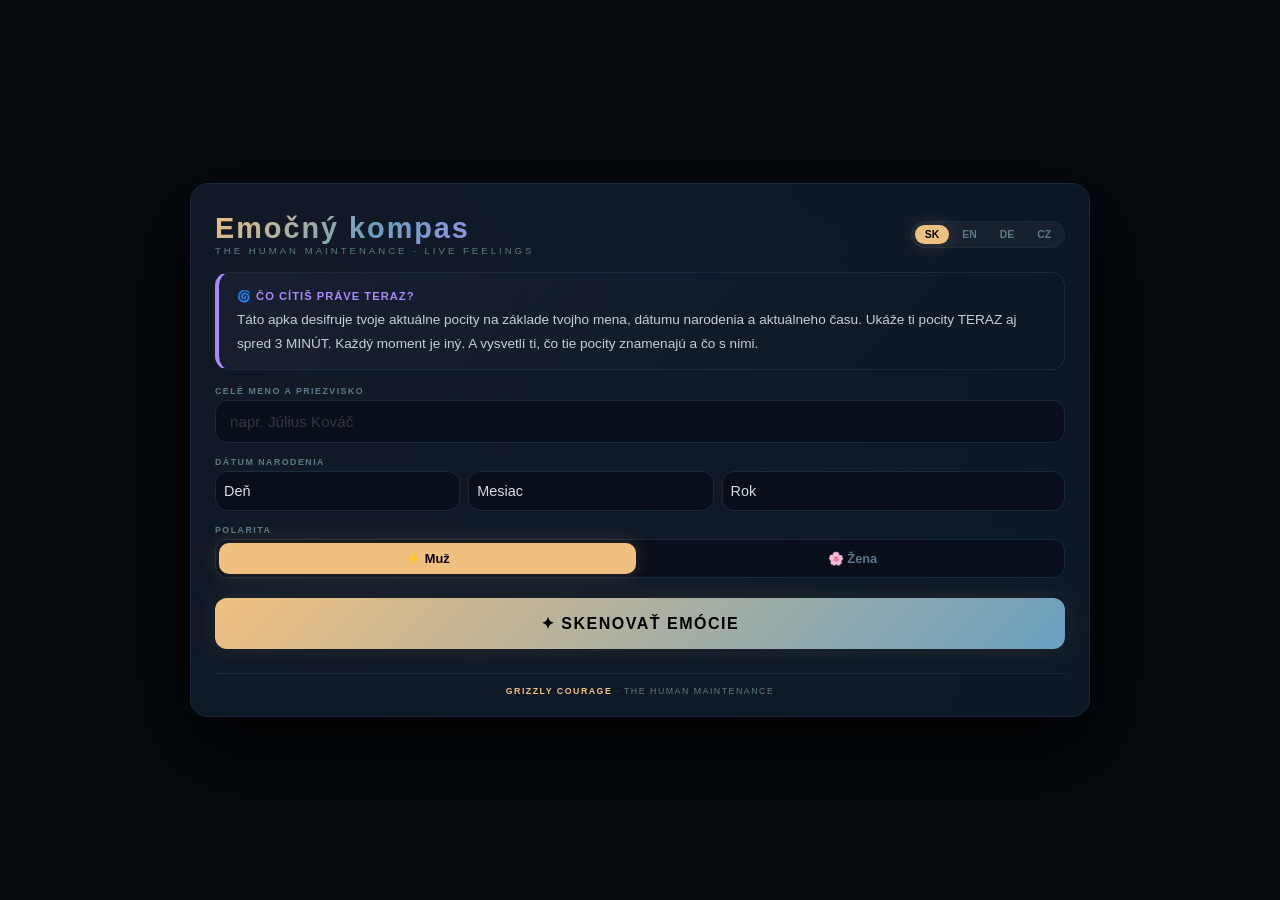
<file: sources/emocny_kompas.html>
<!DOCTYPE html>
<html lang="sk">
<head>
    <meta charset="UTF-8">
    <meta name="viewport" content="width=device-width, initial-scale=1.0, maximum-scale=1.0, user-scalable=no">
    <title>Emočný kompas · The Human Maintenance</title>
    <style>
        * { margin: 0; padding: 0; box-sizing: border-box; }
        :root {
            --bg: #050a0f; --card: #0c1624; --border: #1a2a3a; --text: #d0e0e8;
            --muted: #5a7a8a; --accent1: #f0c080; --accent2: #6aa0c0; --accent3: #a78bfa;
            --radius: 18px;
        }
        body {
            background: var(--bg);
            color: var(--text);
            font-family: -apple-system, BlinkMacSystemFont, "Segoe UI", Roboto, Helvetica, Arial, sans-serif;
            min-height: 100vh;
            display: flex;
            align-items: center;
            justify-content: center;
            padding: 16px;
            -webkit-font-smoothing: antialiased;
        }
        body.female {
            --accent1: #f472b6;
            --accent2: #a78bfa;
            --accent3: #f59e0b;
        }
        .app {
            max-width: 900px;
            width: 100%;
            background: var(--card);
            border-radius: var(--radius);
            border: 1px solid var(--border);
            padding: 28px 24px 20px;
            box-shadow: 0 30px 80px rgba(0,0,0,0.9);
            position: relative;
            overflow: hidden;
        }
        .app::before { content: ''; position: absolute; top: -50%; left: -50%; width: 200%; height: 200%; background: radial-gradient(circle at 30% 40%, rgba(240,192,128,0.02), transparent 60%), radial-gradient(circle at 70% 80%, rgba(106,160,192,0.02), transparent 60%); pointer-events: none; }
        .header { display: flex; justify-content: space-between; align-items: center; margin-bottom: 16px; flex-wrap: wrap; gap: 8px; position: relative; z-index: 1; }
        .logo h1 { font-size: 1.8rem; font-weight: 700; letter-spacing: 2px; background: linear-gradient(135deg, var(--accent1), var(--accent2), var(--accent3)); -webkit-background-clip: text; -webkit-text-fill-color: transparent; background-clip: text; }
        .logo span { display: block; font-size: 0.6rem; font-weight: 400; color: var(--muted); letter-spacing: 3px; text-transform: uppercase; -webkit-text-fill-color: var(--muted); }
        .lang-selector { display: flex; gap: 3px; background: rgba(255,255,255,0.04); border-radius: 30px; padding: 3px; border: 1px solid var(--border); z-index: 2; position: relative; }
        .lang-selector button { background: transparent; border: none; color: var(--muted); padding: 4px 10px; border-radius: 30px; font-size: 0.65rem; font-weight: 700; cursor: pointer; transition: 0.25s; text-transform: uppercase; }
        .lang-selector button.active { background: var(--accent1); color: #000; box-shadow: 0 0 20px rgba(240,192,128,0.2); }
        .info-box { background: linear-gradient(135deg, rgba(167,139,250,0.05), var(--card)); border: 1px solid var(--border); border-left: 4px solid var(--accent3); border-radius: 14px; padding: 14px 18px; margin-bottom: 16px; color: #c0d0d8; font-size: 0.85rem; line-height: 1.7; position: relative; z-index: 1; }
        .info-box strong { color: var(--accent3); text-transform: uppercase; letter-spacing: 1px; display: block; margin-bottom: 2px; font-size: 0.7rem; }
        .form-section { margin-bottom: 6px; position: relative; z-index: 1; }
        .form-section.hidden { display: none; }
        .form-group { margin-bottom: 14px; }
        .form-group label { display: block; font-size: 0.55rem; text-transform: uppercase; letter-spacing: 1.5px; color: var(--muted); margin-bottom: 4px; font-weight: 600; }
        .form-group input { width: 100%; padding: 12px 14px; background: #080e1a; border: 1px solid var(--border); border-radius: 12px; color: var(--text); font-size: 0.95rem; transition: 0.3s; outline: none; }
        .form-group input:focus { border-color: var(--accent1); box-shadow: 0 0 0 3px rgba(240,192,128,0.1); }
        .form-group input::placeholder { color: var(--muted); opacity: 0.4; }
        .date-row { display: grid; grid-template-columns: 1fr 1fr 1.4fr; gap: 8px; }
        .date-row select { padding: 11px 8px; background: #080e1a; border: 1px solid var(--border); border-radius: 12px; color: var(--text); font-size: 0.9rem; outline: none; transition: 0.3s; appearance: none; -webkit-appearance: none; cursor: pointer; }
        .date-row select:focus { border-color: var(--accent1); box-shadow: 0 0 0 3px rgba(240,192,128,0.1); }
        .gender-toggle { display: flex; gap: 8px; background: #080e1a; border-radius: 12px; padding: 3px; border: 1px solid var(--border); margin-top: 4px; }
        .gender-toggle button { flex: 1; padding: 8px 0; border: none; background: transparent; color: var(--muted); font-size: 0.8rem; font-weight: 600; border-radius: 10px; cursor: pointer; transition: 0.25s; }
        .gender-toggle button.active { background: var(--accent1); color: #000; box-shadow: 0 0 20px rgba(240,192,128,0.2); }
        .btn-primary { width: 100%; padding: 16px; background: linear-gradient(135deg, var(--accent1), var(--accent2)); border: none; border-radius: 12px; color: #000; font-size: 1rem; font-weight: 700; letter-spacing: 1.5px; cursor: pointer; transition: 0.3s; text-transform: uppercase; margin-top: 6px; box-shadow: 0 0 30px rgba(240,192,128,0.1); position: relative; z-index: 1; }
        .btn-primary:hover { transform: scale(1.01); box-shadow: 0 0 50px rgba(240,192,128,0.2); }
        .results-container { display: none; margin-top: 10px; }
        .results-container.active { display: block; animation: fadeIn 0.6s ease; }
        @keyframes fadeIn { 0% { opacity: 0; transform: translateY(20px); } 100% { opacity: 1; transform: translateY(0); } }
        .result-block { background: rgba(255,255,255,0.02); border: 1px solid var(--border); border-radius: 14px; padding: 16px 16px; margin-bottom: 12px; transition: 0.3s; border-left: 3px solid var(--accent3); }
        .result-block .title { font-size: 0.7rem; font-weight: 700; letter-spacing: 1.5px; text-transform: uppercase; color: var(--accent1); margin-bottom: 4px; display: flex; justify-content: space-between; align-items: center; }
        .result-block .title .tag { font-size: 0.5rem; color: var(--muted); background: rgba(255,255,255,0.04); padding: 2px 10px; border-radius: 30px; border: 1px solid var(--border); }
        .result-block .emotion-name { font-size: 0.95rem; font-weight: 700; color: var(--accent1); }
        .result-block .desc { font-size: 0.88rem; line-height: 1.6; color: #c0d0d8; margin: 2px 0; }
        .result-block .detail { font-size: 0.82rem; color: var(--muted); margin: 1px 0; padding-left: 10px; border-left: 2px solid var(--border); }
        .result-block .detail strong { color: var(--accent2); }
        .result-block .tip { font-size: 0.82rem; color: var(--accent1); margin-top: 4px; padding: 4px 10px; background: rgba(240,192,128,0.05); border-radius: 8px; border-left: 2px solid var(--accent1); }
        .result-block .code-line { display: block; font-family: 'Courier New', monospace; font-size: 0.6rem; color: var(--accent2); background: rgba(0,0,0,0.3); padding: 3px 10px; border-radius: 6px; margin-top: 4px; border-left: 2px solid var(--accent2); }
        .btn-restart { display: block; width: 100%; padding: 12px; background: transparent; border: 1px solid var(--border); border-radius: 12px; color: var(--muted); font-size: 0.8rem; cursor: pointer; transition: 0.3s; text-align: center; margin-top: 8px; position: relative; z-index: 1; }
        .btn-restart:hover { border-color: var(--accent1); color: #fff; }
        .footer { margin-top: 24px; padding-top: 12px; border-top: 1px solid var(--border); text-align: center; font-size: 0.55rem; color: var(--muted); letter-spacing: 1.5px; text-transform: uppercase; position: relative; z-index: 1; }
        .footer strong { color: var(--accent1); font-weight: 600; }
        .trajectory { text-align: center; padding: 6px 16px; background: rgba(240,192,128,0.04); border-radius: 30px; border: 1px solid var(--border); font-size: 0.8rem; color: var(--accent1); margin: 6px 0 12px; }
        .trajectory span { font-weight: 700; }
        .dual-grid { display: grid; grid-template-columns: 1fr 1fr; gap: 12px; }
        .dual-grid .result-block { margin-bottom: 0; }
        @media (max-width:650px) { .dual-grid { grid-template-columns: 1fr; } }
        @media (max-width:480px) { .app { padding: 16px 12px 14px; } .logo h1 { font-size: 1.4rem; } .result-block { padding: 12px 10px; } .result-block .desc { font-size: 0.82rem; } .date-row { grid-template-columns: 1fr 1fr 1.2fr; gap: 4px; } .date-row select { padding: 10px 4px; font-size: 0.85rem; } .header { flex-direction: column; align-items: stretch; } }
    </style>
</head>
<body>
<div class="app" id="app">
    <div class="header">
        <div class="logo"><h1 id="appTitle">Emočný kompas</h1><span id="subBrand">The Human Maintenance · Live Feelings</span></div>
        <div class="lang-selector" id="langSelector">
            <button class="active" data-lang="sk">SK</button>
            <button data-lang="en">EN</button>
            <button data-lang="de">DE</button>
            <button data-lang="cz">CZ</button>
        </div>
    </div>
    <div class="info-box"><strong>🌀 ČO CÍTIŠ PRÁVE TERAZ?</strong><p id="infoText">Táto apka desifruje tvoje aktuálne pocity na základe tvojho mena, dátumu narodenia a aktuálneho času. Ukáže ti pocity TERAZ aj spred 3 MINÚT. Každý moment je iný. A vysvetlí ti, čo tie pocity znamenajú a čo s nimi.</p></div>
    <div class="form-section" id="formSection">
        <div class="form-group"><label id="lblName">Celé meno a priezvisko</label><input type="text" id="fullName" placeholder="napr. Július Kováč"></div>
        <div class="form-group">
            <label id="lblBirth">Dátum narodenia</label>
            <div class="date-row">
                <select id="birthDay"><option value="" id="optDay">Deň</option></select>
                <select id="birthMonth"><option value="" id="optMonth">Mesiac</option>
                    <option value="1">Január</option><option value="2">Február</option><option value="3">Marec</option><option value="4">Apríl</option><option value="5">Máj</option><option value="6">Jún</option><option value="7">Júl</option><option value="8">August</option><option value="9">September</option><option value="10">Október</option><option value="11">November</option><option value="12">December</option>
                </select>
                <select id="birthYear"><option value="" id="optYear">Rok</option></select>
            </div>
        </div>
        <div class="form-group">
            <label id="lblGender">Polarita</label>
            <div class="gender-toggle" id="genderToggle">
                <button class="active" data-gender="m">⚡ Muž</button>
                <button data-gender="f">🌸 Žena</button>
            </div>
        </div>
        <button class="btn-primary" id="btnStart">✦ Skenovať emócie</button>
    </div>
    <div class="results-container" id="resultsContainer"><div id="outputWrapper"></div><button class="btn-restart" id="btnRestart">↺ Nový sken</button></div>
    <div class="footer"><strong>Grizzly Courage</strong> · The Human Maintenance</div>
</div>

<script>
(function(){
    'use strict';

    // ================================================================
    // 1. JAZYKY (SKRÁTENÉ)
    // ================================================================
    const LANG = {
        sk: {
            title: 'Emočný kompas',
            brand: 'The Human Maintenance · Live Feelings',
            info: 'Táto apka desifruje tvoje aktuálne pocity na základe tvojho mena, dátumu narodenia a aktuálneho času. Ukáže ti pocity TERAZ aj spred 3 MINÚT. Každý moment je iný. A vysvetlí ti, čo tie pocity znamenajú a čo s nimi.',
            name: 'Celé meno a priezvisko',
            namePlaceholder: 'napr. Július Kováč',
            birth: 'Dátum narodenia',
            optDay: 'Deň',
            optMonth: 'Mesiac',
            optYear: 'Rok',
            gender: 'Polarita',
            male: '⚡ Muž',
            female: '🌸 Žena',
            start: '✦ Skenovať emócie',
            restart: '↺ Nový sken',
            alert: 'Prosím, vyplň meno a dátum narodenia.',
            now: 'Práve teraz',
            past: 'Pred 3 minútami',
            trajectory: '➡️ Emočná trajektória',
            feeling: 'Pocit',
            body: 'Telo',
            mind: 'Myseľ',
            desire: 'Túžba',
            fear: 'Strach',
            shadow: 'Temná stránka',
            light: 'Svetlá stránka',
            advice: 'Čo s tým'
        },
        en: {
            title: 'Emotional Compass',
            brand: 'The Human Maintenance · Live Feelings',
            info: 'This app deciphers your current feelings based on your name, birth date, and current time. Shows feelings NOW and from 3 MINUTES AGO. Every moment is different. Explains what they mean and what to do.',
            name: 'Full Name',
            namePlaceholder: 'e.g. John Doe',
            birth: 'Date of Birth',
            optDay: 'Day',
            optMonth: 'Month',
            optYear: 'Year',
            gender: 'Polarity',
            male: '⚡ Male',
            female: '🌸 Female',
            start: '✦ Scan emotions',
            restart: '↺ New scan',
            alert: 'Please fill in your name and date of birth.',
            now: 'Right now',
            past: '3 minutes ago',
            trajectory: '➡️ Emotional trajectory',
            feeling: 'Feeling',
            body: 'Body',
            mind: 'Mind',
            desire: 'Desire',
            fear: 'Fear',
            shadow: 'Dark side',
            light: 'Light side',
            advice: 'What to do'
        },
        de: {
            title: 'Emotionskompass',
            brand: 'The Human Maintenance · Live Feelings',
            info: 'Diese App entschlüsselt deine aktuellen Gefühle basierend auf Name, Geburtsdatum und aktueller Zeit. Zeigt JETZT und vor 3 MINUTEN. Jeder Moment ist anders. Erklärt, was sie bedeuten.',
            name: 'Vollständiger Name',
            namePlaceholder: 'z.B. Julius Kováč',
            birth: 'Geburtsdatum',
            optDay: 'Tag',
            optMonth: 'Monat',
            optYear: 'Jahr',
            gender: 'Polarität',
            male: '⚡ Männlich',
            female: '🌸 Weiblich',
            start: '✦ Gefühle scannen',
            restart: '↺ Neuer Scan',
            alert: 'Bitte geben Sie Namen und Geburtsdatum ein.',
            now: 'Gerade jetzt',
            past: 'Vor 3 Minuten',
            trajectory: '➡️ Emotionale Trajektorie',
            feeling: 'Gefühl',
            body: 'Körper',
            mind: 'Geist',
            desire: 'Verlangen',
            fear: 'Angst',
            shadow: 'Dunkle Seite',
            light: 'Lichte Seite',
            advice: 'Was tun'
        },
        cz: {
            title: 'Emoční kompas',
            brand: 'The Human Maintenance · Live Feelings',
            info: 'Tato appka dešifruje tvé aktuální pocity na základě jména, data narození a aktuálního času. Ukáže TEĎ a před 3 MINUTAMI. Každý okamžik je jiný. Vysvětlí, co znamenají.',
            name: 'Celé jméno a příjmení',
            namePlaceholder: 'např. Julius Kováč',
            birth: 'Datum narození',
            optDay: 'Den',
            optMonth: 'Měsíc',
            optYear: 'Rok',
            gender: 'Polarita',
            male: '⚡ Muž',
            female: '🌸 Žena',
            start: '✦ Skenovat emoce',
            restart: '↺ Nový sken',
            alert: 'Prosím, vyplň jméno a datum narození.',
            now: 'Právě teď',
            past: 'Před 3 minutami',
            trajectory: '➡️ Emoční trajektorie',
            feeling: 'Pocit',
            body: 'Tělo',
            mind: 'Myšlenky',
            desire: 'Touha',
            fear: 'Strach',
            shadow: 'Temná stránka',
            light: 'Světlá stránka',
            advice: 'Co s tím'
        }
    };

    let currentLang = 'sk';
    let currentGender = 'm';

    // ================================================================
    // 2. NUMEROLOGICKÉ FUNKCIE
    // ================================================================
    function numerologySum(str) {
        let sum = 0;
        for (let ch of str) { let d = parseInt(ch); if (!isNaN(d)) sum += d; }
        while (sum > 9 && sum !== 11 && sum !== 22 && sum !== 33) {
            sum = String(sum).split('').reduce((a,b) => parseInt(a)+parseInt(b),0);
        }
        return sum;
    }

    function nameToNumber(name) {
        const map = {'a':1,'á':1,'ä':1,'b':2,'c':3,'č':3,'d':4,'ď':4,'e':5,'é':5,'ě':5,
            'f':6,'g':7,'h':8,'ch':8,'i':9,'í':9,'j':1,'k':2,'l':3,'m':4,'n':5,
            'ň':5,'o':6,'ó':6,'ô':6,'p':7,'q':8,'r':9,'ř':9,'s':1,'š':1,'t':2,
            'ť':2,'u':3,'ú':3,'ů':3,'v':4,'w':5,'x':6,'y':7,'ý':7,'z':8,'ž':8};
        let clean = name.toLowerCase().replace(/[^a-záäčďéěíňóôřšťúůýž]/g,'');
        let sum = 0;
        for (let ch of clean) { if (map[ch]) sum += map[ch]; }
        while (sum > 9 && sum !== 11 && sum !== 22 && sum !== 33) {
            sum = String(sum).split('').reduce((a,b) => parseInt(a)+parseInt(b),0);
        }
        return sum;
    }

    function getVowelsSum(name) {
        const vowels = 'aeiouyáäéíóôúý';
        let sum = 0;
        let clean = name.toLowerCase().replace(/[^a-záäčďéěíňóôřšťúůýž]/g,'');
        for (let ch of clean) {
            if (vowels.includes(ch)) {
                const map = {'a':1,'á':1,'ä':1,'e':5,'é':5,'ě':5,'i':9,'í':9,'o':6,'ó':6,'ô':6,'u':3,'ú':3,'ů':3,'y':7,'ý':7};
                sum += map[ch] || 0;
            }
        }
        while (sum > 9 && sum !== 11 && sum !== 22 && sum !== 33) {
            sum = String(sum).split('').reduce((a,b) => parseInt(a)+parseInt(b),0);
        }
        return sum;
    }

    function getConsonantsSum(name) {
        const vowels = 'aeiouyáäéíóôúý';
        let sum = 0;
        let clean = name.toLowerCase().replace(/[^a-záäčďéěíňóôřšťúůýž]/g,'');
        for (let ch of clean) {
            if (!vowels.includes(ch)) {
                const map = {'b':2,'c':3,'č':3,'d':4,'ď':4,'f':6,'g':7,'h':8,'ch':8,'j':1,'k':2,'l':3,'m':4,'n':5,'ň':5,'p':7,'q':8,'r':9,'ř':9,'s':1,'š':1,'t':2,'ť':2,'v':4,'w':5,'x':6,'z':8,'ž':8};
                sum += map[ch] || 0;
            }
        }
        while (sum > 9 && sum !== 11 && sum !== 22 && sum !== 33) {
            sum = String(sum).split('').reduce((a,b) => parseInt(a)+parseInt(b),0);
        }
        return sum;
    }

    function getAdjustedDate(year, month, day, daysOffset) {
        const d = new Date(year, month - 1, day);
        d.setDate(d.getDate() + daysOffset);
        const y = d.getFullYear();
        const m = String(d.getMonth() + 1).padStart(2, '0');
        const dd = String(d.getDate()).padStart(2, '0');
        return `${y}${m}${dd}`;
    }

    function getBirthdayNumber(day) { return numerologySum(String(day)); }
    function getChallenge(day, month) { return numerologySum(String(Math.abs(day - month))); }
    function getMaturity(lifePath, destiny) { return numerologySum(String(lifePath + destiny)); }
    function getSubconsciousSelf(name) { return getConsonantsSum(name); }
    function getKarmicDebt(number) {
        const debts = [13,14,16,19];
        let debt = null;
        if (number === 13 || number === 14 || number === 16 || number === 19) debt = number;
        if (!debt) {
            let temp = number;
            while (temp > 9 && temp !== 11 && temp !== 22 && temp !== 33) {
                const s = String(temp);
                if (s.length === 2) {
                    const a = parseInt(s[0]), b = parseInt(s[1]);
                    const sum = a + b;
                    if (sum === 13 || sum === 14 || sum === 16 || sum === 19) { debt = sum; break; }
                    temp = sum;
                } else break;
            }
        }
        return debt;
    }

    function getPersonalYear(day, month, year, now) {
        const curYear = now.getFullYear();
        return numerologySum(String(day) + String(month) + String(curYear));
    }
    function getPersonalMonth(personalYear, now) {
        const curMonth = now.getMonth() + 1;
        return numerologySum(String(personalYear) + String(curMonth));
    }
    function getPersonalDay(personalMonth, now) {
        const curDay = now.getDate();
        return numerologySum(String(personalMonth) + String(curDay));
    }
    function getPersonalHour(personalYear, now) {
        const hour = now.getHours();
        return numerologySum(String(personalYear) + String(hour));
    }
    function getPersonalMinute(personalYear, now) {
        const minute = now.getMinutes();
        const ph = getPersonalHour(personalYear, now);
        return numerologySum(String(ph) + String(minute));
    }
    function getUniversalDay(now) {
        return numerologySum(String(now.getFullYear()) + String(now.getMonth()+1) + String(now.getDate()));
    }

    // ================================================================
    // 3. EMOCNÉ DATABÁZY – 55+ EMOÓCIÍ S POPISMI
    // ================================================================

    const FEELINGS = {
        1: { name: 'sebavedomie', desc: 'Pocit istoty vo svojich schopnostiach a rozhodnutiach.' },
        2: { name: 'odvaha', desc: 'Schopnosť konať napriek strachu alebo neistote.' },
        3: { name: 'nezávislosť', desc: 'Pocit, že si schopný stáť sám za seba.' },
        4: { name: 'frustrácia', desc: 'Pocit, keď ti niečo bráni dosiahnuť cieľ.' },
        5: { name: 'túžba po uznaní', desc: 'Potreba byť videný a ocenený.' },
        6: { name: 'radosť z výzvy', desc: 'Vzrušenie a očakávanie z prekonávania prekážok.' },
        7: { name: 'pokoj', desc: 'Stav vnútornej rovnováhy bez tlaku.' },
        8: { name: 'citlivosť', desc: 'Schopnosť vnímať jemné podnety a potreby.' },
        9: { name: 'spolupatričnosť', desc: 'Pocit prepojenia s inými.' },
        10: { name: 'úzkosť', desc: 'Pocit nepokoja a strachu z budúcnosti.' },
        11: { name: 'neistota', desc: 'Pochybnosti o sebe a svojich rozhodnutiach.' },
        12: { name: 'potreba súhlasu', desc: 'Túžba po potvrdení od iných.' },
        13: { name: 'radosť', desc: 'Pocit šťastia a naplnenia.' },
        14: { name: 'tvorivosť', desc: 'Schopnosť generovať nové nápady a riešenia.' },
        15: { name: 'optimizmus', desc: 'Pocit, že veci sa vyvinú dobre.' },
        16: { name: 'povrchnosť', desc: 'Pocit, že veci sú plytké a bez hĺbky.' },
        17: { name: 'beznádej', desc: 'Stratená viera v možnosť zmeny.' },
        18: { name: 'strach z nepochopenia', desc: 'Obava, že nebudeš prijatý.' },
        19: { name: 'stabilita', desc: 'Pocit bezpečia a istoty.' },
        20: { name: 'disciplína', desc: 'Schopnosť dodržiavať svoje rozhodnutia.' },
        21: { name: 'istota', desc: 'Pocit, že veci sú pod kontrolou.' },
        22: { name: 'strach zo zlyhania', desc: 'Obava, že nedosiahneš svoje ciele.' },
        23: { name: 'tlak', desc: 'Pocit, že si pod neustálym očakávaním.' },
        24: { name: 'únava', desc: 'Pocit vyčerpania bez energie.' },
        25: { name: 'sloboda', desc: 'Pocit, že si slobodný vo svojich rozhodnutiach.' },
        26: { name: 'zvedavosť', desc: 'Túžba spoznávať nové veci.' },
        27: { name: 'dobrodružstvo', desc: 'Pocit vzrušenia z neznáma.' },
        28: { name: 'nepokoj', desc: 'Pocit vnútornej nepohody bez jasného dôvodu.' },
        29: { name: 'úzkosť z obmedzení', desc: 'Pocit zovretia a strachu zo straty slobody.' },
        30: { name: 'túžba po zmene', desc: 'Potreba niečo zmeniť.' },
        31: { name: 'láska', desc: 'Hlboké a bezpodmienečné prijatie seba alebo iného.' },
        32: { name: 'starostlivosť', desc: 'Pocit potreby chrániť a podporovať.' },
        33: { name: 'empatia', desc: 'Schopnosť vnímať pocity iných.' },
        34: { name: 'vina', desc: 'Pocit zodpovednosti za niečo zlé.' },
        35: { name: 'únava z dávaní', desc: 'Vyčerpanie z neustáleho dávaní bez prijímania.' },
        36: { name: 'potreba blízkosti', desc: 'Túžba po fyzickej alebo emocionálnej blízkosti.' },
        37: { name: 'múdrosť', desc: 'Pocit hlbokého porozumenia.' },
        38: { name: 'intuícia', desc: 'Vnímanie vecí bez racionálneho zdôvodnenia.' },
        39: { name: 'hĺbka', desc: 'Pocit, že veci majú viac vrstiev.' },
        40: { name: 'osamelosť', desc: 'Pocit odpojenia od iných.' },
        41: { name: 'sila', desc: 'Vnútorná odvaha čeliť výzvam.' },
        42: { name: 'sebadôvera', desc: 'Pevné presvedčenie o svojich schopnostiach.' },
        43: { name: 'ambícia', desc: 'Túžba dosiahnuť významné ciele.' },
        44: { name: 'tlak na výkon', desc: 'Pocit, že musíš neustále podávať výkony.' },
        45: { name: 'strach zo slabosti', desc: 'Obava, že zraniteľnosť je slabosť.' },
        46: { name: 'potreba kontroly', desc: 'Túžba mať všetko pod palcom.' },
        47: { name: 'súcit', desc: 'Vnímanie utrpenia iných a potreba pomôcť.' },
        48: { name: 'porozumenie', desc: 'Pocit, že chápeš seba a iných.' },
        49: { name: 'naplnenie', desc: 'Hlboký pocit spokojnosti a zmysluplnosti.' },
        50: { name: 'smútok', desc: 'Pocit straty a zármutku.' },
        51: { name: 'zúfalstvo', desc: 'Pocit, že už nie je žiadna nádej.' },
        52: { name: 'túžba po zmysle', desc: 'Potreba nájsť hlbší účel.' },
        53: { name: 'vzrušenie', desc: 'Príval energie a očakávania.' },
        54: { name: 'túžba po láske', desc: 'Potreba byť milovaný a milovať.' },
        55: { name: 'strach z odmietnutia', desc: 'Obava, že ťa neprijmú.' }
    };

    const BODY_SENSATIONS = {
        1: { name: 'uvoľnenie v hrudi', desc: 'Tlak v hrudníku sa uvoľňuje.' },
        2: { name: 'energia v končatinách', desc: 'Príval energie do rúk a nôh.' },
        3: { name: 'napätie v ramenách', desc: 'Stiahnuté svaly v oblasti pliec.' },
        4: { name: 'rýchly tep', desc: 'Zrýchlený srdcový rytmus.' },
        5: { name: 'tlak na hrudi', desc: 'Pocit zovretia v hrudníku.' },
        6: { name: 'studené ruky', desc: 'Pokles teploty v rukách.' },
        7: { name: 'uvoľnenie v bruchu', desc: 'Napätie v brušnej oblasti sa uvoľňuje.' },
        8: { name: 'ťažoba v nohách', desc: 'Pocit ťažoby alebo stuhnutosti.' },
        9: { name: 'ľahkosť v tele', desc: 'Pocit, že telo je ľahké a voľné.' },
        10: { name: 'hrejivý pocit', desc: 'Teplo šíriace sa telom.' },
        11: { name: 'mravčenie v chrbte', desc: 'Jemné brnenie v oblasti chrbta.' },
        12: { name: 'stiesnenosť', desc: 'Pocit zovretia v tele.' },
        13: { name: 'napäté svaly', desc: 'Stiahnuté svaly v tele.' },
        14: { name: 'pocit ťažoby', desc: 'Celkový pocit ťažoby.' },
        15: { name: 'bolesť hlavy', desc: 'Napätie alebo pulzovanie v hlave.' },
        16: { name: 'neustály pohyb', desc: 'Potreba neustále sa hýbať.' },
        17: { name: 'pocit voľnosti', desc: 'Pocit otvorenosti a priestoru.' },
        18: { name: 'teplo v srdci', desc: 'Hrejivý pocit v oblasti srdca.' },
        19: { name: 'pocit prázdnoty', desc: 'Pocit prázdna v hrudi.' },
        20: { name: 'pevný postoj', desc: 'Stabilný a pevný postoj.' },
        21: { name: 'otvorenosť', desc: 'Pocit otvorenosti a prijatia.' },
        22: { name: 'ticho v tele', desc: 'Pocit vnútorného ticha a pokoja.' }
    };

    const MIND_PATTERNS = {
        1: { name: 'premýšľanie o budúcnosti', desc: 'Myšlienky o tom, čo príde.' },
        2: { name: 'plánovanie', desc: 'Systematické premýšľanie o tom, ako dosiahnuť ciele.' },
        3: { name: 'analýza', desc: 'Rozkladanie situácie na časti.' },
        4: { name: 'prehrávanie úspechov', desc: 'Spomínanie na úspešné momenty.' },
        5: { name: 'premýšľanie o vzťahoch', desc: 'Myšlienky o blízkych ľuďoch.' },
        6: { name: 'sebareflexia', desc: 'Pozorovanie vlastných myšlienok a pocitov.' },
        7: { name: 'pochybnosti', desc: 'Myšlienky o správnosti rozhodnutí.' },
        8: { name: 'vnímanie druhých', desc: 'Pozorovanie správania iných.' },
        9: { name: 'tvorivé nápady', desc: 'Prúdenie nových, originálnych myšlienok.' },
        10: { name: 'optimistické myšlienky', desc: 'Pozitívne vnímanie situácií.' },
        11: { name: 'prehrávanie minulosti', desc: 'Opakované premýšľanie o tom, čo bolo.' },
        12: { name: 'hľadanie inšpirácie', desc: 'Aktívne hľadanie podnetov a nápadov.' },
        13: { name: 'kontrola', desc: 'Premýšľanie o tom, čo treba sledovať.' },
        14: { name: 'premýšľanie o povinnostiach', desc: 'Myšlienky o tom, čo treba spraviť.' },
        15: { name: 'strach z chýb', desc: 'Obava z toho, že spravíš chybu.' },
        16: { name: 'hľadanie možností', desc: 'Premýšľanie o tom, čo by si mohol spraviť.' },
        17: { name: 'premýšľanie o zmene', desc: 'Myšlienky o tom, čo by si chcel zmeniť.' },
        18: { name: 'nepokojné myšlienky', desc: 'Rýchle a chaotické myšlienky.' },
        19: { name: 'premýšľanie o druhých', desc: 'Myšlienky o potrebách iných.' },
        20: { name: 'starosti', desc: 'Opakované obavy o možné negatívne scenáre.' },
        21: { name: 'vnímanie potrieb', desc: 'Pozorovanie toho, čo iní potrebujú.' },
        22: { name: 'sebakritika', desc: 'Hodnotenie seba samého.' },
        23: { name: 'hlboké myšlienky', desc: 'Zamýšľanie sa nad zmyslom života.' },
        24: { name: 'hľadanie pravdy', desc: 'Túžba nájsť odpovede na dôležité otázky.' },
        25: { name: 'premýšľanie o zmysle', desc: 'Uvažovanie o hlbších súvislostiach.' },
        26: { name: 'premýšľanie o cieľoch', desc: 'Sústredenie na to, čo chceš dosiahnuť.' },
        27: { name: 'idealistické myšlienky', desc: 'Predstavy o tom, aký by svet mohol byť.' }
    };

    const DESIRES = {
        1: { name: 'nezávislosť', desc: 'Robenie vecí po svojom.' },
        2: { name: 'uznanie', desc: 'Byť videný a ocenený.' },
        3: { name: 'zmena', desc: 'Niečo zmeniť, aby bol život lepší.' },
        4: { name: 'sloboda', desc: 'Mať možnosť voľby.' },
        5: { name: 'blízkosť', desc: 'Fyzická alebo emocionálna blízkosť.' },
        6: { name: 'pokoj', desc: 'Vnútorný pokoj a harmónia.' },
        7: { name: 'súhlas', desc: 'Potvrdenie od iných.' },
        8: { name: 'harmónia', desc: 'Rovnováha a pokoj vo vzťahoch.' },
        9: { name: 'radosť', desc: 'Šťastie, smiech a potešenie.' },
        10: { name: 'kreativita', desc: 'Tvoriť a vyjadrovať sa.' },
        11: { name: 'inšpirácia', desc: 'Nové podnety a nápady.' },
        12: { name: 'byť videný', desc: 'Existovať v očiach iných.' },
        13: { name: 'istota', desc: 'Bezpečie a stabilita.' },
        14: { name: 'stabilita', desc: 'Pevné zázemie a istota.' },
        15: { name: 'kontrola', desc: 'Mať veci pod palcom.' },
        16: { name: 'poriadok', desc: 'Usporiadanie a štruktúra.' },
        17: { name: 'dobrodružstvo', desc: 'Nové zážitky a objavovanie.' },
        18: { name: 'objavovanie', desc: 'Spoznávanie nových vecí.' },
        19: { name: 'láska', desc: 'Byť milovaný a milovať.' },
        20: { name: 'starostlivosť', desc: 'Byť opatrovaný a starať sa.' },
        21: { name: 'naplnenie', desc: 'Cítiť, že život má zmysel.' },
        22: { name: 'poznanie', desc: 'Učiť sa a chápať.' },
        23: { name: 'múdrosť', desc: 'Hlboké porozumenie.' },
        24: { name: 'pravda', desc: 'Poznať skutočný stav vecí.' },
        25: { name: 'hĺbka', desc: 'Hlboké zážitky a myšlienky.' },
        26: { name: 'moc', desc: 'Vplyv a autorita.' },
        27: { name: 'úspech', desc: 'Dosahovať významné ciele.' },
        28: { name: 'vplyv', desc: 'Mať dopad na svet.' },
        29: { name: 'zmysel', desc: 'Nájsť hlbší účel života.' },
        30: { name: 'pomoc', desc: 'Pomáhať iným.' },
        31: { name: 'spojenie', desc: 'Hlboké prepojenie s inými.' }
    };

    const FEARS = {
        1: { name: 'zlyhanie', desc: 'Nedosiahnuť to, čo si si predsavzal.' },
        2: { name: 'bezmocnosť', desc: 'Nemať kontrolu nad situáciou.' },
        3: { name: 'odmietnutie', desc: 'Nebyt prijatý.' },
        4: { name: 'neznámo', desc: 'To, čo nepoznáš.' },
        5: { name: 'konflikty', desc: 'Hádky a napätie.' },
        6: { name: 'osamelosť', desc: 'Zostať bez blízkych.' },
        7: { name: 'nepochopenie', desc: 'Byť iný a to je zlé.' },
        8: { name: 'opustenie', desc: 'Strata blízkych ľudí.' },
        9: { name: 'povrchnosť', desc: 'Život bez hĺbky.' },
        10: { name: 'nuda', desc: 'Monotónnosť a stereotyp.' },
        11: { name: 'chaos', desc: 'Neporiadok a neistota.' },
        12: { name: 'strata kontroly', desc: 'Neschopnosť ovplyvňovať svoj život.' },
        13: { name: 'neschopnosť', desc: 'Nedostatočná schopnosť.' },
        14: { name: 'zajatie', desc: 'Strata slobody a nezávislosti.' },
        15: { name: 'povinnosti', desc: 'Breme zodpovednosti.' },
        16: { name: 'uviaznutie', desc: 'Zostať v situácii bez úniku.' },
        17: { name: 'nepotrebnosť', desc: 'Byť zbytočný.' },
        18: { name: 'strata', desc: 'Prísť o niekoho alebo niečo dôležité.' },
        19: { name: 'neznalosť', desc: 'Niečo nevedieť.' },
        20: { name: 'hlúposť', desc: 'Byť vnímaný ako hlúpy.' },
        21: { name: 'slabosť', desc: 'Zraniteľnosť a slabosť.' },
        22: { name: 'neúspech', desc: 'Nedosiahnuť úspech.' },
        23: { name: 'strata moci', desc: 'Strata vplyvu a autority.' },
        24: { name: 'odhalenie', desc: 'Odhalenie slabostí a tajomstiev.' },
        25: { name: 'strata zmyslu', desc: 'Život bez zmyslu.' }
    };

    const SHADOWS = {
        1: ['arogancia', 'sebectvo', 'tyrania'],
        2: ['závislosť', 'obetavosť', 'pasivita'],
        3: ['povrchnosť', 'manipulácia', 'pretvárka'],
        4: ['rigidita', 'kontrola', 'vyčerpanie'],
        5: ['únik', 'nezodpovednosť', 'nestálosť'],
        6: ['obetovanie sa', 'vina', 'kontrolovanie'],
        7: ['izolácia', 'cynizmus', 'arogancia intelektu'],
        8: ['tyrania', 'materializmus', 'bezsrdečnosť'],
        9: ['obetovanie sa', 'obeta', 'zúfalstvo']
    };

    const LIGHTS = {
        1: ['odvaha', 'nezávislosť', 'vedenie'],
        2: ['pokoj', 'láskavosť', 'spolupráca'],
        3: ['radosť', 'tvorivosť', 'inšpirácia'],
        4: ['disciplína', 'spoľahlivosť', 'vytrvalosť'],
        5: ['sloboda', 'zvedavosť', 'prispôsobivosť'],
        6: ['starostlivosť', 'empatia', 'podpora'],
        7: ['múdrosť', 'intuícia', 'vnútorné svetlo'],
        8: ['sila', 'sebadôvera', 'ambícia'],
        9: ['súcit', 'porozumenie', 'naplnenie']
    };

    const ADVICE = {
        1: 'Sústreď sa na to, čo naozaj chceš. Tvoja sila je v rozhodnosti.',
        2: 'Spomal. Vypočuj si svoje pocity. Nie je hanba požiadať o pomoc.',
        3: 'Nájdi si chvíľu na tvorivosť. Tvoja duša potrebuje radosť.',
        4: 'Zastav sa a pozri sa na svoje základy. Možno potrebujú opravu.',
        5: 'Dovoľ si zmenu. Ale neuteč pred zodpovednosťou.',
        6: 'Staraj sa o seba tak, ako sa staráš o druhých.',
        7: 'Počúvaj svoje vnútro. Odpovede už máš, len si ich nepočúvaš.',
        8: 'Tvoja sila je v pokore. Moc nie je o ovládaní, ale o službe.',
        9: 'Odpusť si. To, čo bolo, je preč. Každý deň je nová šanca.'
    };

    // ================================================================
    // 4. GENERÁTOR PROFILU – PRESNÝ VÝPOČET
    // ================================================================
    function getEmotionProfile(name, day, month, year, now) {
        const birthStr = `${year}${String(month).padStart(2,'0')}${String(day).padStart(2,'0')}`;
        const designStr = getAdjustedDate(year, month, day, -88);

        const lifePath = numerologySum(birthStr);
        const design = numerologySum(designStr);
        const destiny = nameToNumber(name);
        const soul = getVowelsSum(name);
        const personality = getConsonantsSum(name);
        const birthday = getBirthdayNumber(day);
        const challenge = getChallenge(day, month);
        const maturity = getMaturity(lifePath, destiny);
        const subconscious = getSubconsciousSelf(name);
        const karmicDebt = getKarmicDebt(lifePath) || getKarmicDebt(destiny);

        const personalYear = getPersonalYear(day, month, year, now);
        const personalMonth = getPersonalMonth(personalYear, now);
        const personalDay = getPersonalDay(personalMonth, now);
        const personalHour = getPersonalHour(personalYear, now);
        const personalMinute = getPersonalMinute(personalYear, now);
        const universalDay = getUniversalDay(now);

        // ===== HLAVNÝ INDEX PRE POCIT – kombinácia VŠETKÝCH čísel =====
        const combinedSeed = (lifePath * 7 + design * 3 + destiny * 5 + soul * 2 +
                             personality + challenge + maturity + personalHour * 4 +
                             personalMinute * 6 + personalDay * 8 + universalDay) % 55 + 1;

        // Ďalšie indexy pre ostatné kategórie (aby boli odlišné, ale konzistentné)
        const bodyIdx = (combinedSeed * 3 + personalHour + personalMinute) % 22 + 1;
        const mindIdx = (combinedSeed * 5 + personalDay + personalHour) % 27 + 1;
        const desireIdx = (combinedSeed * 7 + personalMinute + personalDay) % 31 + 1;
        const fearIdx = (combinedSeed * 11 + personalHour + personalMinute) % 25 + 1;
        const shadowIdx = (combinedSeed * 13 + personalDay + personalHour) % 9 + 1;
        const lightIdx = (combinedSeed * 17 + personalMinute + personalDay) % 9 + 1;
        const adviceIdx = (combinedSeed * 19 + personalHour + personalDay) % 9 + 1;

        const feeling = FEELINGS[combinedSeed] || FEELINGS[1];
        const body = BODY_SENSATIONS[bodyIdx] || BODY_SENSATIONS[1];
        const mind = MIND_PATTERNS[mindIdx] || MIND_PATTERNS[1];
        const desire = DESIRES[desireIdx] || DESIRES[1];
        const fear = FEARS[fearIdx] || FEARS[1];
        const shadow = SHADOWS[shadowIdx] || SHADOWS[1];
        const light = LIGHTS[lightIdx] || LIGHTS[1];
        const advice = ADVICE[adviceIdx] || ADVICE[1];

        // Sekundárny pocit pre jemnejšiu nuansu
        const secondarySeed = (combinedSeed + 3) % 55 + 1;
        const secondaryFeeling = FEELINGS[secondarySeed] || FEELINGS[1];

        return {
            feeling: feeling,
            secondaryFeeling: secondaryFeeling,
            body: body,
            mind: mind,
            desire: desire,
            fear: fear,
            shadow: shadow[Math.floor((combinedSeed + personalMinute) % shadow.length)],
            light: light[Math.floor((combinedSeed + personalHour) % light.length)],
            advice: advice,
            time: now.toLocaleTimeString('sk-SK', { hour: '2-digit', minute: '2-digit' })
        };
    }

    // ================================================================
    // 5. ZOBRAZENIE VÝSLEDKOV
    // ================================================================
    function getFullOutput(name, day, month, year, gender) {
        const now = new Date();
        const past = new Date(now.getTime() - 3 * 60 * 1000);

        const profileNow = getEmotionProfile(name, day, month, year, now);
        const profilePast = getEmotionProfile(name, day, month, year, past);

        const t = LANG[currentLang];

        function formatProfile(p, label) {
            return `
                <div class="result-block" style="border-left-color: ${label === 'now' ? 'var(--accent1)' : 'var(--accent3)'};">
                    <div class="title">${label === 'now' ? t.now : t.past} <span class="tag">${p.time}</span></div>

                    <div><span class="emotion-name">${t.feeling}: ${p.feeling.name}</span></div>
                    <div class="desc">${p.feeling.desc}</div>
                    <div class="detail"><strong>${t.body}:</strong> ${p.body.name} – ${p.body.desc}</div>
                    <div class="detail"><strong>${t.mind}:</strong> ${p.mind.name} – ${p.mind.desc}</div>
                    <div class="detail"><strong>${t.desire}:</strong> ${p.desire.name} – ${p.desire.desc}</div>
                    <div class="detail"><strong>${t.fear}:</strong> ${p.fear.name} – ${p.fear.desc}</div>
                    <div class="detail"><strong>${t.shadow}:</strong> ${p.shadow}</div>
                    <div class="detail"><strong>${t.light}:</strong> ${p.light}</div>
                    <div class="tip">💡 ${p.advice}</div>
                    <span class="code-line">// kód: ${(p.feeling.name + p.body.name).substring(0,10)}</span>
                </div>
            `;
        }

        // Trajektória
        const diff = profileNow.feeling.name !== profilePast.feeling.name ? 'zmena' : 'stabilita';
        let trajectory = '';
        if (diff === 'stabilita') trajectory = 'Tvoje emócie sú stabilné, len sa jemne prehlbujú.';
        else trajectory = 'Tvoje pocity sa posunuli – si v plynulej zmene.';

        return `
            <div class="trajectory">${t.trajectory} <span>${trajectory}</span></div>
            <div class="dual-grid">
                ${formatProfile(profileNow, 'now')}
                ${formatProfile(profilePast, 'past')}
            </div>
        `;
    }

    // ================================================================
    // 6. APP
    // ================================================================
    const app = {
        init() {
            this.cacheDom();
            this.bindEvents();
            this.populateDates();
            this.updateLanguage('sk');
            document.body.className = document.querySelector('.gender-toggle .active')?.dataset?.gender === 'f' ? 'female' : '';
        },
        cacheDom() {
            this.dom = {
                langButtons: document.querySelectorAll('#langSelector button'),
                fullName: document.getElementById('fullName'),
                birthDay: document.getElementById('birthDay'),
                birthMonth: document.getElementById('birthMonth'),
                birthYear: document.getElementById('birthYear'),
                genderButtons: document.querySelectorAll('.gender-toggle button'),
                btnStart: document.getElementById('btnStart'),
                btnRestart: document.getElementById('btnRestart'),
                formSection: document.getElementById('formSection'),
                resultsContainer: document.getElementById('resultsContainer'),
                outputWrapper: document.getElementById('outputWrapper'),
                infoText: document.getElementById('infoText'),
                appTitle: document.getElementById('appTitle'),
                subBrand: document.getElementById('subBrand'),
            };
            this.gender = 'm';
            this.lang = 'sk';
        },
        bindEvents() {
            this.dom.langButtons.forEach(btn => {
                btn.addEventListener('click', () => { this.updateLanguage(btn.dataset.lang); });
            });
            this.dom.genderButtons.forEach(btn => {
                btn.addEventListener('click', () => {
                    this.dom.genderButtons.forEach(b => b.classList.remove('active'));
                    btn.classList.add('active');
                    this.gender = btn.dataset.gender;
                    document.body.className = this.gender === 'f' ? 'female' : '';
                });
            });
            this.dom.btnStart.addEventListener('click', () => this.startAnalysis());
            this.dom.btnRestart.addEventListener('click', () => this.restart());
            this.dom.fullName.addEventListener('keydown', (e) => { if (e.key === 'Enter') this.startAnalysis(); });
        },
        populateDates() {
            const daySel = this.dom.birthDay;
            if (daySel.options.length <= 1) {
                for (let i = 1; i <= 31; i++) { const opt = document.createElement('option'); opt.value = i; opt.textContent = i; daySel.appendChild(opt); }
            }
            const yearSel = this.dom.birthYear;
            if (yearSel.options.length <= 1) {
                const curYear = new Date().getFullYear();
                for (let y = curYear; y >= 1920; y--) { const opt = document.createElement('option'); opt.value = y; opt.textContent = y; yearSel.appendChild(opt); }
            }
        },
        updateLanguage(lang) {
            this.lang = lang;
            const t = LANG[lang] || LANG.sk;
            this.dom.appTitle.textContent = t.title;
            this.dom.subBrand.textContent = t.brand;
            this.dom.infoText.textContent = t.info;
            document.getElementById('lblName').textContent = t.name;
            document.getElementById('fullName').placeholder = t.namePlaceholder;
            document.getElementById('lblBirth').textContent = t.birth;
            document.getElementById('optDay').textContent = t.optDay;
            document.getElementById('optMonth').textContent = t.optMonth;
            document.getElementById('optYear').textContent = t.optYear;
            document.getElementById('lblGender').textContent = t.gender;
            this.dom.genderButtons.forEach(btn => {
                if (btn.dataset.gender === 'm') btn.textContent = t.male;
                else btn.textContent = t.female;
            });
            this.dom.btnStart.textContent = t.start;
            this.dom.btnRestart.textContent = t.restart;
            this.dom.langButtons.forEach(btn => { btn.classList.toggle('active', btn.dataset.lang === lang); });
        },
        startAnalysis() {
            const name = this.dom.fullName.value.trim();
            const day = parseInt(this.dom.birthDay.value);
            const month = parseInt(this.dom.birthMonth.value);
            const year = parseInt(this.dom.birthYear.value);
            if (!name || !day || !month || !year) { alert(LANG[this.lang].alert); return; }

            const html = getFullOutput(name, day, month, year, this.gender);
            this.dom.outputWrapper.innerHTML = html;
            this.dom.formSection.style.display = 'none';
            this.dom.resultsContainer.classList.add('active');

            const targetEl = this.dom.resultsContainer;
            const rect = targetEl.getBoundingClientRect();
            const targetPos = rect.top + window.pageYOffset - 80;
            window.scrollTo({ top: targetPos, behavior: 'smooth' });
        },
        restart() {
            this.dom.resultsContainer.classList.remove('active');
            this.dom.formSection.style.display = 'block';
            this.dom.outputWrapper.innerHTML = '';
            window.scrollTo({ top: 0, behavior: 'smooth' });
        }
    };
    document.addEventListener('DOMContentLoaded', () => app.init());
    window.app = app;
})();
</script>
</body>
</html>
</file>
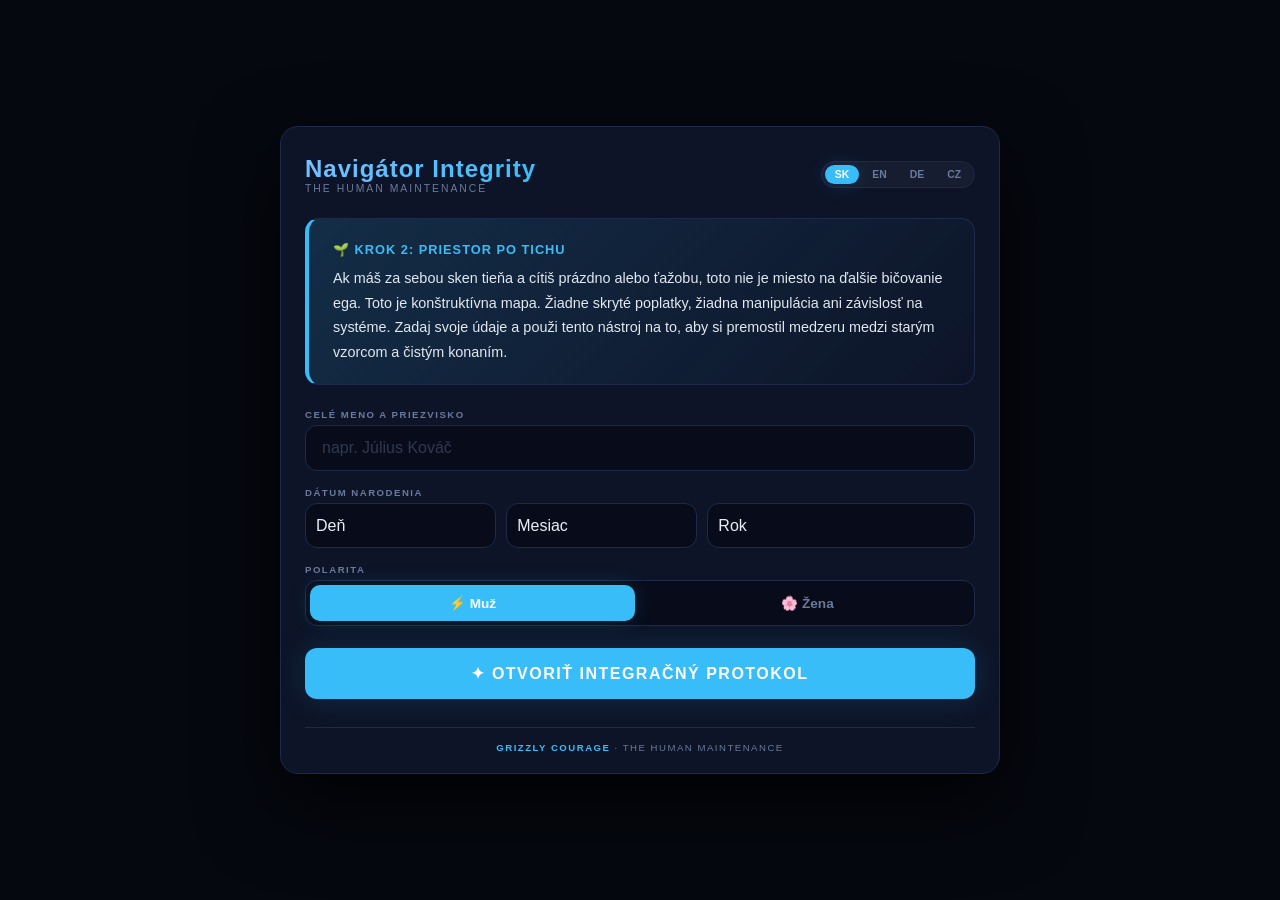
<file: sources/integrita_navigacia.html>
<!DOCTYPE html>
<html lang="sk">
<head>
    <meta charset="UTF-8">
    <meta name="viewport" content="width=device-width, initial-scale=1.0, maximum-scale=1.0, user-scalable=no">
    <title>The Human Maintenance — Navigátor Integrity</title>
    <style>
        * {
            margin: 0;
            padding: 0;
            box-sizing: border-box;
        }

        :root {
            --bg: #060810;
            --card: #0d1428;
            --border: #1e2a4a;
            --text: #e8edf5;
            --muted: #6a7a9a;
            --accent: #38bdf8;
            --glow: rgba(56, 189, 248, 0.15);
            --radius: 18px;
        }

        body {
            background: var(--bg);
            color: var(--text);
            font-family: -apple-system, BlinkMacSystemFont, "Segoe UI", Roboto, Helvetica, Arial, sans-serif;
            min-height: 100vh;
            display: flex;
            align-items: center;
            justify-content: center;
            padding: 16px;
            -webkit-font-smoothing: antialiased;
        }

        body.female {
            --accent: #f472b6;
            --glow: rgba(244, 114, 182, 0.15);
        }

        .app {
            max-width: 720px;
            width: 100%;
            background: var(--card);
            border-radius: var(--radius);
            border: 1px solid var(--border);
            padding: 28px 24px 20px;
            box-shadow: 0 30px 80px rgba(0, 0, 0, 0.8);
            position: relative;
            overflow: hidden;
        }

        .header {
            display: flex;
            justify-content: space-between;
            align-items: center;
            margin-bottom: 24px;
            flex-wrap: wrap;
            gap: 8px;
        }

        .logo h1 {
            font-size: 1.5rem;
            font-weight: 700;
            letter-spacing: 1px;
            background: linear-gradient(135deg, #7abfff, var(--accent));
            -webkit-background-clip: text;
            -webkit-text-fill-color: transparent;
            background-clip: text;
        }

        .logo span {
            display: block;
            font-size: 0.65rem;
            font-weight: 400;
            color: var(--muted);
            letter-spacing: 2px;
            text-transform: uppercase;
            -webkit-text-fill-color: var(--muted);
        }

        .lang-selector {
            display: flex;
            gap: 3px;
            background: rgba(255, 255, 255, 0.04);
            border-radius: 30px;
            padding: 3px;
            border: 1px solid var(--border);
        }

        .lang-selector button {
            background: transparent;
            border: none;
            color: var(--muted);
            padding: 4px 10px;
            border-radius: 30px;
            font-size: 0.65rem;
            font-weight: 700;
            cursor: pointer;
            transition: 0.25s;
            text-transform: uppercase;
        }

        .lang-selector button.active {
            background: var(--accent);
            color: #fff;
            box-shadow: 0 0 20px var(--glow);
        }

        .info-box {
            background: linear-gradient(135deg, var(--glow), var(--card));
            border: 1px solid var(--border);
            border-left: 4px solid var(--accent);
            border-radius: 14px;
            padding: 20px 24px;
            margin-bottom: 24px;
            color: #e2e8f0;
            font-size: 0.9rem;
            line-height: 1.7;
        }

        .info-box strong {
            color: var(--accent);
            text-transform: uppercase;
            letter-spacing: 1px;
            display: block;
            margin-bottom: 6px;
            font-size: 0.8rem;
        }

        .form-section {
            margin-bottom: 6px;
        }

        .form-section.hidden {
            display: none;
        }

        .form-group {
            margin-bottom: 16px;
        }

        .form-group label {
            display: block;
            font-size: 0.6rem;
            text-transform: uppercase;
            letter-spacing: 1.5px;
            color: var(--muted);
            margin-bottom: 5px;
            font-weight: 600;
        }

        .form-group input {
            width: 100%;
            padding: 13px 16px;
            background: #080c1a;
            border: 1px solid var(--border);
            border-radius: 12px;
            color: var(--text);
            font-size: 1rem;
            transition: 0.3s;
            outline: none;
        }

        .form-group input:focus {
            border-color: var(--accent);
            box-shadow: 0 0 0 3px var(--glow);
        }

        .form-group input::placeholder {
            color: var(--muted);
            opacity: 0.4;
        }

        .date-row {
            display: grid;
            grid-template-columns: 1fr 1fr 1.4fr;
            gap: 10px;
        }

        .date-row select {
            padding: 13px 10px;
            background: #080c1a;
            border: 1px solid var(--border);
            border-radius: 12px;
            color: var(--text);
            font-size: 1rem;
            outline: none;
            transition: 0.3s;
            appearance: none;
            -webkit-appearance: none;
            cursor: pointer;
        }

        .date-row select:focus {
            border-color: var(--accent);
            box-shadow: 0 0 0 3px var(--glow);
        }

        .gender-toggle {
            display: flex;
            gap: 10px;
            background: #080c1a;
            border-radius: 12px;
            padding: 4px;
            border: 1px solid var(--border);
        }

        .gender-toggle button {
            flex: 1;
            padding: 10px 0;
            border: none;
            background: transparent;
            color: var(--muted);
            font-size: 0.85rem;
            font-weight: 600;
            border-radius: 10px;
            cursor: pointer;
            transition: 0.25s;
        }

        .gender-toggle button.active {
            background: var(--accent);
            color: #fff;
            box-shadow: 0 0 20px var(--glow);
        }

        .btn-primary {
            width: 100%;
            padding: 16px;
            background: var(--accent);
            border: none;
            border-radius: 12px;
            color: #fff;
            font-size: 1rem;
            font-weight: 700;
            letter-spacing: 1.5px;
            cursor: pointer;
            transition: 0.3s;
            text-transform: uppercase;
            margin-top: 6px;
            box-shadow: 0 0 30px var(--glow);
        }

        .btn-primary:hover {
            transform: scale(1.01);
            box-shadow: 0 0 50px var(--glow);
        }

        .results-container {
            display: none;
            margin-top: 10px;
        }

        .results-container.active {
            display: block;
            animation: fadeIn 0.6s ease;
        }

        @keyframes fadeIn {
            0% { opacity: 0; transform: translateY(20px); }
            100% { opacity: 1; transform: translateY(0); }
        }

        .result-block {
            background: rgba(255, 255, 255, 0.02);
            border: 1px solid var(--border);
            border-radius: 14px;
            padding: 22px 20px;
            margin-bottom: 16px;
            transition: border-color 0.3s;
            border-left: 3px solid var(--accent);
        }

        .result-block .title {
            font-size: 0.8rem;
            font-weight: 700;
            letter-spacing: 1px;
            text-transform: uppercase;
            color: var(--accent);
            margin-bottom: 6px;
            display: flex;
            justify-content: space-between;
            align-items: center;
        }

        .result-block .title .tag {
            font-size: 0.55rem;
            color: var(--muted);
            background: rgba(255, 255, 255, 0.04);
            padding: 2px 12px;
            border-radius: 30px;
            border: 1px solid var(--border);
        }

        .result-block p {
            font-size: 0.95rem;
            line-height: 1.8;
            color: #d0d8e8;
            margin-top: 4px;
        }

        .result-block .highlight {
            color: var(--accent);
            font-weight: 600;
        }

        .btn-restart {
            display: block;
            width: 100%;
            padding: 12px;
            background: transparent;
            border: 1px solid var(--border);
            border-radius: 12px;
            color: var(--muted);
            font-size: 0.8rem;
            cursor: pointer;
            transition: 0.3s;
            text-align: center;
            margin-top: 8px;
        }

        .btn-restart:hover {
            border-color: var(--accent);
            color: #fff;
        }

        .footer {
            margin-top: 28px;
            padding-top: 14px;
            border-top: 1px solid var(--border);
            text-align: center;
            font-size: 0.6rem;
            color: var(--muted);
            letter-spacing: 1.5px;
            text-transform: uppercase;
        }

        .footer strong {
            color: var(--accent);
            font-weight: 600;
        }

        @media (max-width: 480px) {
            .app {
                padding: 18px 14px 16px;
            }

            .logo h1 {
                font-size: 1.2rem;
            }

            .result-block {
                padding: 16px 14px;
            }

            .result-block p {
                font-size: 0.9rem;
            }

            .date-row {
                grid-template-columns: 1fr 1fr 1.2fr;
                gap: 6px;
            }

            .date-row select {
                padding: 11px 6px;
                font-size: 0.9rem;
            }

            .header {
                flex-direction: column;
                align-items: stretch;
            }

            .lang-selector {
                align-self: flex-start;
            }
        }
    </style>
</head>
<body>
    <div class="app" id="app">
        <div class="header">
            <div class="logo">
                <h1 id="appTitle">Navigátor Integrity</h1>
                <span id="subBrand">The Human Maintenance</span>
            </div>
            <div class="lang-selector" id="langSelector">
                <button class="active" data-lang="sk">SK</button>
                <button data-lang="en">EN</button>
                <button data-lang="de">DE</button>
                <button data-lang="cz">CZ</button>
            </div>
        </div>

        <div class="info-box">
            <strong id="infoTitle">🌱 Krok 2: Priestor po tichu</strong>
            <p id="infoText">Ak máš za sebou sken tieňa a cítiš prázdno alebo ťažobu, toto nie je miesto na ďalšie bičovanie ega. Toto je konštruktívna mapa. Žiadne skryté poplatky, žiadna manipulácia ani závislosť na systéme. Zadaj svoje údaje a použi tento nástroj na to, aby si premostil medzeru medzi starým vzorcom a čistým konaním.</p>
        </div>

        <div class="form-section" id="formSection">
            <div class="form-group">
                <label id="lblName">Celé meno a priezvisko</label>
                <input type="text" id="fullName" placeholder="napr. Július Kováč">
            </div>
            <div class="form-group">
                <label id="lblBirth">Dátum narodenia</label>
                <div class="date-row">
                    <select id="birthDay"><option value="">Deň</option></select>
                    <select id="birthMonth">
                        <option value="">Mesiac</option>
                        <option value="1">Január</option><option value="2">Február</option>
                        <option value="3">Marec</option><option value="4">Apríl</option>
                        <option value="5">Máj</option><option value="6">Jún</option>
                        <option value="7">Júl</option><option value="8">August</option>
                        <option value="9">September</option><option value="10">Október</option>
                        <option value="11">November</option><option value="12">December</option>
                    </select>
                    <select id="birthYear"><option value="">Rok</option></select>
                </div>
            </div>
            <div class="form-group">
                <label id="lblGender">Polarita</label>
                <div class="gender-toggle" id="genderToggle">
                    <button class="active" data-gender="m">⚡ Muž</button>
                    <button data-gender="f">🌸 Žena</button>
                </div>
            </div>
            <button class="btn-primary" id="btnStart">✦ Otvoriť integračný protokol</button>
        </div>

        <div class="results-container" id="resultsContainer">
            <div id="outputWrapper"></div>
            <button class="btn-restart" id="btnRestart">↺ Začať odznova</button>
        </div>

        <div class="footer">
            <strong>Grizzly Courage</strong> · The Human Maintenance
        </div>
    </div>

    <script>
        (function() {
            'use strict';

            // ================================================================
            // 1. JAZYKOVÉ PREKLADY
            // ================================================================
            const LANG = {
                sk: {
                    title: 'Navigátor Integrity',
                    brand: 'The Human Maintenance',
                    name: 'Celé meno a priezvisko',
                    namePlaceholder: 'napr. Július Kováč',
                    birth: 'Dátum narodenia',
                    gender: 'Polarita',
                    male: '⚡ Muž',
                    female: '🌸 Žena',
                    start: '✦ Otvoriť integračný protokol',
                    restart: '↺ Začať odznova',
                    alert: 'Prosím, vyplňte meno a dátum narodenia.',
                    infoTitle: '🌱 Krok 2: Priestor po tichu',
                    infoText: 'Ak máš za sebou sken tieňa a cítiš prázdno alebo ťažobu, toto nie je miesto na ďalšie bičovanie ega. Toto je konštruktívna mapa. Žiadne skryté poplatky, žiadna manipulácia ani závislosť na systéme. Zadaj svoje údaje a použi tento nástroj na to, aby si premostil medzeru medzi starým vzorcom a čistým konaním.',
                    parts: {
                        trigger: '1. Identifikácia spúšťača',
                        decode: '2. Dekódovanie emócie',
                        pause: '3. Nástroj prvej pomoci',
                        redirect: '4. Presmerovanie energie',
                        compassion: '5. Zavedenie súcitu',
                        action: '6. Konštruktívny krok',
                        daily: '7. Denný kód stability',
                        sovereign: '8. Definitívny manifest'
                    },
                    tags: {
                        trigger: 'kde zapína ego',
                        decode: 'strach vs. pýcha',
                        pause: 'ticho a dych',
                        redirect: 'tlak verzus pokoj',
                        compassion: 'mäkkosť k sebe',
                        action: 'jedna čistá akcia',
                        daily: 'aktuálna priorita',
                        sovereign: 'sloboda bez manipulácie'
                    }
                },
                en: {
                    title: 'Navigator of Integrity',
                    brand: 'The Human Maintenance',
                    name: 'Full Name',
                    namePlaceholder: 'e.g. John Doe',
                    birth: 'Date of Birth',
                    gender: 'Polarity',
                    male: '⚡ Male',
                    female: '🌸 Female',
                    start: '✦ Open Integration Protocol',
                    restart: '↺ Start Over',
                    alert: 'Please fill in your name and date of birth.',
                    infoTitle: '🌱 Step 2: Space after silence',
                    infoText: 'If you have done a shadow scan and feel emptiness or heaviness, this is not a place for further ego-whipping. This is a constructive map. No hidden fees, no manipulation or dependency on the system. Enter your data and use this tool to bridge the gap between the old pattern and clean action.',
                    parts: {
                        trigger: '1. Trigger Identification',
                        decode: '2. Emotion Decoding',
                        pause: '3. First Aid Tool',
                        redirect: '4. Energy Redirection',
                        compassion: '5. Introducing Compassion',
                        action: '6. Constructive Step',
                        daily: '7. Daily Stability Code',
                        sovereign: '8. Definitive Manifest'
                    },
                    tags: {
                        trigger: 'where ego switches on',
                        decode: 'fear vs. pride',
                        pause: 'silence and breath',
                        redirect: 'pressure vs. peace',
                        compassion: 'softness to self',
                        action: 'one clean action',
                        daily: 'current priority',
                        sovereign: 'freedom without manipulation'
                    }
                },
                de: {
                    title: 'Integritäts-Navigator',
                    brand: 'The Human Maintenance',
                    name: 'Vollständiger Name',
                    namePlaceholder: 'z.B. Julius Kováč',
                    birth: 'Geburtsdatum',
                    gender: 'Polarität',
                    male: '⚡ Männlich',
                    female: '🌸 Weiblich',
                    start: '✦ Integrationsprotokoll öffnen',
                    restart: '↺ Neu beginnen',
                    alert: 'Bitte geben Sie Namen und Geburtsdatum ein.',
                    infoTitle: '🌱 Schritt 2: Raum nach der Stille',
                    infoText: 'Wenn du den Schatten-Scan hinter dir hast und Leere oder Schwere spürst, ist dies nicht der Ort für weitere Ego-Peitschen. Dies ist eine konstruktive Landkarte. Keine versteckten Gebühren, keine Manipulation oder Abhängigkeit vom System. Gib deine Daten ein und nutze dieses Werkzeug, um die Lücke zwischen dem alten Muster und reinem Handeln zu überbrücken.',
                    parts: {
                        trigger: '1. Auslöser-Identifikation',
                        decode: '2. Emotions-Dekodierung',
                        pause: '3. Erste-Hilfe-Werkzeug',
                        redirect: '4. Energie-Umleitung',
                        compassion: '5. Mitgefühl einführen',
                        action: '6. Konstruktiver Schritt',
                        daily: '7. Täglicher Stabilitäts-Code',
                        sovereign: '8. Definitives Manifest'
                    },
                    tags: {
                        trigger: 'wo das Ego einschaltet',
                        decode: 'Angst vs. Stolz',
                        pause: 'Stille und Atem',
                        redirect: 'Druck vs. Frieden',
                        compassion: 'Sanftheit zu sich selbst',
                        action: 'eine reine Handlung',
                        daily: 'aktuelle Priorität',
                        sovereign: 'Freiheit ohne Manipulation'
                    }
                },
                cz: {
                    title: 'Navigátor Integrity',
                    brand: 'The Human Maintenance',
                    name: 'Celé jméno a příjmení',
                    namePlaceholder: 'např. Julius Kováč',
                    birth: 'Datum narození',
                    gender: 'Polarita',
                    male: '⚡ Muž',
                    female: '🌸 Žena',
                    start: '✦ Otevřít integrační protokol',
                    restart: '↺ Začít znovu',
                    alert: 'Prosím, vyplňte jméno a datum narození.',
                    infoTitle: '🌱 Krok 2: Prostor po tichu',
                    infoText: 'Pokud máš za sebou sken stínu a cítíš prázdno nebo tíhu, toto není místo pro další bičování ega. Toto je konstruktivní mapa. Žádné skryté poplatky, žádná manipulace ani závislost na systému. Zadej své údaje a použij tento nástroj k překlenutí mezery mezi starým vzorcem a čistým jednáním.',
                    parts: {
                        trigger: '1. Identifikace spouštěče',
                        decode: '2. Dekódování emoce',
                        pause: '3. Nástroj první pomoci',
                        redirect: '4. Přesměrování energie',
                        compassion: '5. Zavedení soucitu',
                        action: '6. Konstruktivní krok',
                        daily: '7. Denní kód stability',
                        sovereign: '8. Definitivní manifest'
                    },
                    tags: {
                        trigger: 'kde zapíná ego',
                        decode: 'strach vs. pýcha',
                        pause: 'ticho a dech',
                        redirect: 'tlak versus klid',
                        compassion: 'měkkost k sobě',
                        action: 'jedna čistá akce',
                        daily: 'aktuální priorita',
                        sovereign: 'svoboda bez manipulace'
                    }
                }
            };

            // ================================================================
            // 2. NUMEROLOGICKÉ FUNKCIE
            // ================================================================
            function numerologySum(str) {
                let sum = 0;
                for (let ch of str) {
                    let d = parseInt(ch);
                    if (!isNaN(d)) sum += d;
                }
                while (sum > 9 && sum !== 11 && sum !== 22 && sum !== 33) {
                    sum = String(sum).split('').reduce((a, b) => parseInt(a) + parseInt(b), 0);
                }
                return sum;
            }

            function nameToNumber(name) {
                const map = {
                    'a': 1, 'á': 1, 'ä': 1, 'b': 2, 'c': 3, 'č': 3, 'd': 4, 'ď': 4,
                    'e': 5, 'é': 5, 'ě': 5, 'f': 6, 'g': 7, 'h': 8, 'ch': 8, 'i': 9,
                    'í': 9, 'j': 1, 'k': 2, 'l': 3, 'm': 4, 'n': 5, 'ň': 5, 'o': 6,
                    'ó': 6, 'ô': 6, 'p': 7, 'q': 8, 'r': 9, 'ř': 9, 's': 1, 'š': 1,
                    't': 2, 'ť': 2, 'u': 3, 'ú': 3, 'ů': 3, 'v': 4, 'w': 5, 'x': 6,
                    'y': 7, 'ý': 7, 'z': 8, 'ž': 8
                };
                let clean = name.toLowerCase().replace(/[^a-záäčďéěíňóôřšťúůýž]/g, '');
                let sum = 0;
                for (let ch of clean) {
                    if (map[ch]) sum += map[ch];
                }
                while (sum > 9 && sum !== 11 && sum !== 22 && sum !== 33) {
                    sum = String(sum).split('').reduce((a, b) => parseInt(a) + parseInt(b), 0);
                }
                return sum;
            }

            function getVowelsSum(name) {
                const vowels = 'aeiouyáäéíóôúý';
                let sum = 0;
                let clean = name.toLowerCase().replace(/[^a-záäčďéěíňóôřšťúůýž]/g, '');
                for (let ch of clean) {
                    if (vowels.includes(ch)) {
                        const map = {
                            'a': 1, 'á': 1, 'ä': 1, 'e': 5, 'é': 5, 'ě': 5,
                            'i': 9, 'í': 9, 'o': 6, 'ó': 6, 'ô': 6, 'u': 3,
                            'ú': 3, 'ů': 3, 'y': 7, 'ý': 7
                        };
                        sum += map[ch] || 0;
                    }
                }
                while (sum > 9 && sum !== 11 && sum !== 22 && sum !== 33) {
                    sum = String(sum).split('').reduce((a, b) => parseInt(a) + parseInt(b), 0);
                }
                return sum;
            }

            function getConsonantsSum(name) {
                const vowels = 'aeiouyáäéíóôúý';
                let sum = 0;
                let clean = name.toLowerCase().replace(/[^a-záäčďéěíňóôřšťúůýž]/g, '');
                for (let ch of clean) {
                    if (!vowels.includes(ch)) {
                        const map = {
                            'b': 2, 'c': 3, 'č': 3, 'd': 4, 'ď': 4, 'f': 6,
                            'g': 7, 'h': 8, 'ch': 8, 'j': 1, 'k': 2, 'l': 3,
                            'm': 4, 'n': 5, 'ň': 5, 'p': 7, 'q': 8, 'r': 9,
                            'ř': 9, 's': 1, 'š': 1, 't': 2, 'ť': 2, 'v': 4,
                            'w': 5, 'x': 6, 'z': 8, 'ž': 8
                        };
                        sum += map[ch] || 0;
                    }
                }
                while (sum > 9 && sum !== 11 && sum !== 22 && sum !== 33) {
                    sum = String(sum).split('').reduce((a, b) => parseInt(a) + parseInt(b), 0);
                }
                return sum;
            }

            function getAdjustedDate(year, month, day, daysOffset) {
                const d = new Date(year, month - 1, day);
                d.setDate(d.getDate() + daysOffset);
                const y = d.getFullYear();
                const m = String(d.getMonth() + 1).padStart(2, '0');
                const dd = String(d.getDate()).padStart(2, '0');
                return `${y}${m}${dd}`;
            }

            function getPersonalYear(day, month, year) {
                const currentYear = new Date().getFullYear();
                const sum = numerologySum(String(day) + String(month) + String(currentYear));
                return sum;
            }

            function getPersonalMonth(personalYear) {
                const currentMonth = new Date().getMonth() + 1;
                const sum = numerologySum(String(personalYear) + String(currentMonth));
                return sum;
            }

            function getPersonalDay(personalYear, personalMonth) {
                const currentDay = new Date().getDate();
                const sum = numerologySum(String(personalYear) + String(personalMonth) + String(currentDay));
                return sum;
            }

            function getChallenge(day, month) {
                const diff = Math.abs(parseInt(day) - parseInt(month));
                return numerologySum(String(diff));
            }

            function getMaturity(lifePath, destiny) {
                return numerologySum(String(lifePath + destiny));
            }

            // ================================================================
            // 3. GENERÁTORY TEXTU – INTEGRAČNÝ PROTOKOL (8 ČASTÍ)
            // ================================================================

            // ---- 1. Spúšťač ----
            function generateTrigger(lifePath, challenge) {
                const base = {
                    1: 'Tvoj spúšťač je, keď niekto spochybní tvoju autoritu. Ego sa okamžite postaví do bojového módu.',
                    2: 'Tvoj spúšťač je, keď cítiš, že ťa niekto nepočúva alebo nerešpektuje. Reaguješ tichým vzdorom.',
                    3: 'Tvoj spúšťač je, keď tvoje slová nemajú odozvu. Začínaš byť prehnane výrečný alebo sarkastický.',
                    4: 'Tvoj spúšťač je chaos a neporiadok. Keď sa veci vymknú spod kontroly, zatneš sa a tlačíš ďalej.',
                    5: 'Tvoj spúšťač je nuda a stereotyp. Keď sa cítiš uväznený, unikáš do akcie alebo rozptýlenia.',
                    6: 'Tvoj spúšťač je, keď vidíš niekoho trpieť alebo keď sa cítiš nepotrebný. Reaguješ prehnanou starostlivosťou.',
                    7: 'Tvoj spúšťač je, keď cítiš, že ťa niekto podceňuje intelektuálne. Uzatváraš sa do seba a analyzuješ.',
                    8: 'Tvoj spúšťač je, keď stratíš kontrolu nad financiami alebo postavením. Prepínaš do režimu boja o prežitie.',
                    9: 'Tvoj spúšťač je nespravodlivosť a krivda. Emocionálne ťa to rozkýve a chceš to napraviť hneď a za každú cenu.'
                };
                const specific = {
                    1: ' Tvoja výzva: naučiť sa, že tvoja hodnota nie je v tom, že máš vždy pravdu.',
                    2: ' Tvoja výzva: naučiť sa, že tichá spolupráca je niekedy silnejšia než odpor.',
                    3: ' Tvoja výzva: naučiť sa, že nie všetko potrebuje komentár – niekedy stačí len byť.',
                    4: ' Tvoja výzva: naučiť sa, že nie všetko sa dá kontrolovať – a to je v poriadku.',
                    5: ' Tvoja výzva: naučiť sa, že sloboda nie je v úteku, ale v prijatí.',
                    6: ' Tvoja výzva: naučiť sa, že aj ty potrebuješ starostlivosť – a nie je to sebectvo.',
                    7: ' Tvoja výzva: naučiť sa, že nie všetko sa dá pochopiť rozumom – niekedy treba cítiť.',
                    8: ' Tvoja výzva: naučiť sa, že tvoja hodnota nie je v tom, čo vlastníš, ale v tom, kto si.',
                    9: ' Tvoja výzva: naučiť sa, že nie všetko sa dá napraviť – a to je súčasť života.'
                };
                const baseText = base[lifePath] || base[1];
                const specificText = specific[challenge] || specific[1];
                return baseText + ' ' + specificText;
            }

            // ---- 2. Dekódovanie emócie ----
            function generateDecode(destiny, personality) {
                const fear = {
                    1: 'Strach, že nebudeš mať kontrolu.',
                    2: 'Strach, že ťa nebudú mať radi.',
                    3: 'Strach, že tvoje slová nemajú váhu.',
                    4: 'Strach, že všetko stratíš.',
                    5: 'Strach zo zajatia a nudy.',
                    6: 'Strach, že si zbytočný.',
                    7: 'Strach z vlastnej hlúposti.',
                    8: 'Strach zo slabosti.',
                    9: 'Strach, že si sám.'
                };
                const pride = {
                    1: 'Pýcha na svoju nezávislosť a silu.',
                    2: 'Pýcha na svoju jemnosť a citlivosť.',
                    3: 'Pýcha na svoju výrečnosť a charizmu.',
                    4: 'Pýcha na svoju spoľahlivosť a vytrvalosť.',
                    5: 'Pýcha na svoju slobodu a dobrodružnosť.',
                    6: 'Pýcha na svoju starostlivosť a obetavosť.',
                    7: 'Pýcha na svoju múdrosť a analytickosť.',
                    8: 'Pýcha na svoju moc a úspech.',
                    9: 'Pýcha na svoju empatiu a humanizmus.'
                };
                const f = fear[destiny] || fear[1];
                const p = pride[personality] || pride[1];
                return `Pod povrchom tvojich reakcií sa často skrýva ${f}. Ale tvoje ego to prekrýva ${p}. Skús nabudúce, keď cítiš nával emócií, spýtať sa: "Čo sa naozaj deje? Je to strach, alebo pýcha?"`;
            }

            // ---- 3. Nástroj prvej pomoci ----
            function generatePause(soulUrge, maturity) {
                const pauseText = {
                    1: 'Keď cítiš, že strácaš kontrolu, zastav sa a trikrát sa pomaly nadýchni. Zameraj sa na ticho medzi nádychmi. Tvoj pokoj je v tom, že nič nemusíš riešiť hneď.',
                    2: 'Keď cítiš tlak, urob krok vzad – fyzicky aj mentálne. Predstav si, že sa pozeráš na situáciu z výšky. Tvoje emócie sú len vlny, ty si oceán.',
                    3: 'Keď cítiš, že ťa emócie preťažujú, povedz si: "Toto nie som ja, to je len môj starý vzorec." A daj si 10 sekúnd ticha. To ticho preruší automatickú reakciu.',
                    4: 'Keď cítiš vztek alebo frustráciu, polož ruku na srdce a sústreď sa na dych. Povedz si: "Som v bezpečí. Toto prejde."',
                    5: 'Keď cítiš nutkanie utiecť alebo niečo zmeniť, zastav sa a spýtaj sa: "Čo by som robil, keby som nemal strach?" Potom dýchaj.',
                    6: 'Keď cítiš, že sa obetuješ alebo preberáš zodpovednosť za iných, polož si otázku: "Je to naozaj moja zodpovednosť?" A dýchaj.',
                    7: 'Keď cítiš, že sa strácaš v myšlienkach, vráť sa k dychu. Sústreď sa na fyzické vnemy – nohy na zemi, vzduch v pľúcach. To ťa uzemní.',
                    8: 'Keď cítiš, že ti uniká kontrola, predstav si, že držíš v ruke malý kamienok. Sústreď sa na jeho hmotnosť. Toto je tvoj kotva.',
                    9: 'Keď cítiš, že ťa emócie zaplavujú, povedz si: "Môžem to cítiť, ale nemusím tomu uveriť." A dýchaj.'
                };
                const maturityText = {
                    1: ' Tvoja zrelosť ti hovorí, že najväčšia sila je v pokoji.',
                    2: ' Tvoja zrelosť ti hovorí, že harmónia začína v tebe.',
                    3: ' Tvoja zrelosť ti hovorí, že radosť je v prítomnosti.',
                    4: ' Tvoja zrelosť ti hovorí, že stabilita je v tvojom vnútri.',
                    5: ' Tvoja zrelosť ti hovorí, že sloboda je v prijatí.',
                    6: ' Tvoja zrelosť ti hovorí, že láska je v tvojom pokoji.',
                    7: ' Tvoja zrelosť ti hovorí, že múdrosť je v tichu.',
                    8: ' Tvoja zrelosť ti hovorí, že moc je v službe.',
                    9: ' Tvoja zrelosť ti hovorí, že naplnenie je v tvojom vnútri.'
                };
                const base = pauseText[soulUrge] || pauseText[1];
                const mat = maturityText[maturity] || maturityText[1];
                return base + ' ' + mat;
            }

            // ---- 4. Presmerovanie energie ----
            function generateRedirect(lifePath, destiny) {
                const base = {
                    1: 'Tvoja energia je ako riečny prúd – keď ju neusmerníš, rozleje sa. Najlepšie ju využiješ, keď sa zameráš na jeden cieľ.',
                    2: 'Tvoja energia je jemná, ale vytrvalá. Presmeruj ju do budovania vzťahov a spolupráce – tam nájdeš svoju silu.',
                    3: 'Tvoja energia je tvorivá a explozívna. Namiesto toho, aby si ju míňal na argumenty, tvori – píš, kresli, rozprávaj príbehy.',
                    4: 'Tvoja energia je praktická a sústredená. Presmeruj ju do práce, ktorá má zmysel – do budovania niečoho trvalého.',
                    5: 'Tvoja energia je divoká a neposedná. Namiesto úteku ju presmeruj do objavovania – cestuj, uč sa, spoznávaj nové veci.',
                    6: 'Tvoja energia je starostlivá a obetavá. Presmeruj ju najprv na seba – až potom na druhých. Inak vyhoríš.',
                    7: 'Tvoja energia je analytická a hlboká. Presmeruj ju do štúdia a reflexie – tam nájdeš odpovede, ktoré hľadáš.',
                    8: 'Tvoja energia je mocná a sústredená. Presmeruj ju do vedenia a zodpovednosti – ale s pokorou.',
                    9: 'Tvoja energia je empatická a idealistická. Presmeruj ju do služby – ale nezabúdaj na seba.'
                };
                const specific = {
                    1: ' Tvoj osud ti hovorí, že tvoja cesta je o tvorbe, nie o ničení.',
                    2: ' Tvoj osud ti hovorí, že tvoja cesta je o spolupráci, nie o samote.',
                    3: ' Tvoj osud ti hovorí, že tvoja cesta je o radosti, nie o boji.',
                    4: ' Tvoj osud ti hovorí, že tvoja cesta je o stabilite, nie o chaose.',
                    5: ' Tvoj osud ti hovorí, že tvoja cesta je o slobode, nie o úteku.',
                    6: ' Tvoj osud ti hovorí, že tvoja cesta je o láske, nie o obete.',
                    7: ' Tvoj osud ti hovorí, že tvoja cesta je o múdrosti, nie o izolácii.',
                    8: ' Tvoj osud ti hovorí, že tvoja cesta je o moci, nie o tyranii.',
                    9: ' Tvoj osud ti hovorí, že tvoja cesta je o humanizme, nie o obetavosti.'
                };
                const baseText = base[lifePath] || base[1];
                const specText = specific[destiny] || specific[1];
                return baseText + ' ' + specText;
            }

            // ---- 5. Súcit ----
            function generateCompassion(soulUrge, challenge) {
                const base = {
                    1: 'Keď zlyháš, povedz si: "Som človek, robím chyby. To neznamená, že nemám hodnotu."',
                    2: 'Keď cítiš vinu, povedz si: "Odpúšťam si. Minulosť nemôžem zmeniť, ale prítomnosť áno."',
                    3: 'Keď sa cítiš nedostatočný, povedz si: "Som dosť dobrý presne taký, aký som."',
                    4: 'Keď sa cítiš preťažený, povedz si: "Mám právo oddýchnuť si. Nie som stroj."',
                    5: 'Keď sa cítiš stratený, povedz si: "Je v poriadku nevedieť všetko. Dôležité je ísť ďalej."',
                    6: 'Keď sa cítiš zanedbaný, povedz si: "Zaslúžim si lásku a starostlivosť – od seba aj od iných."',
                    7: 'Keď sa cítiš sám, povedz si: "Nie som sám. Každý človek bojuje svoj boj."',
                    8: 'Keď sa cítiš slabý, povedz si: "Aj silní majú právo na odpočinok a podporu."',
                    9: 'Keď sa cítiš zbytočný, povedz si: "Môj život má zmysel – aj keď ho práve nevidím."'
                };
                const challengeText = {
                    1: ' Tvoja výzva je naučiť sa prijímať pomoc.',
                    2: ' Tvoja výzva je naučiť sa hovoriť o svojich pocitoch.',
                    3: ' Tvoja výzva je naučiť sa počúvať svoje potreby.',
                    4: ' Tvoja výzva je naučiť sa povedať "nie".',
                    5: ' Tvoja výzva je naučiť sa zostať pri veci.',
                    6: ' Tvoja výzva je naučiť sa prijímať od druhých.',
                    7: ' Tvoja výzva je naučiť sa dôverovať procesu.',
                    8: ' Tvoja výzva je naučiť sa, že slabosť nie je zlyhanie.',
                    9: ' Tvoja výzva je naučiť sa, že aj ty si dôležitý.'
                };
                const baseText = base[soulUrge] || base[1];
                const challText = challengeText[challenge] || challengeText[1];
                return baseText + ' ' + challText;
            }

            // ---- 6. Konštruktívny krok ----
            function generateAction(personalYear, personalMonth) {
                const yearText = {
                    1: 'Tento rok je o nových začiatkoch. Urob dnes jeden krok smerom k niečomu, čo si odkladal.',
                    2: 'Tento rok je o spolupráci. Dnes sa spoj s niekým, kto ti môže pomôcť.',
                    3: 'Tento rok je o kreativite. Dnes venuj aspoň 15 minút niečomu, čo ťa napĺňa.',
                    4: 'Tento rok je o budovaní. Dnes urob jeden praktický krok k svojmu dlhodobému cieľu.',
                    5: 'Tento rok je o zmene. Dnes vyskúšaj niečo nové – aj malá zmena môže zmeniť veľa.',
                    6: 'Tento rok je o láske a zodpovednosti. Dnes venuj čas niekomu, na kom ti záleží.',
                    7: 'Tento rok je o vnútornom raste. Dnes si nájdi 10 minút ticha a počúvaj svoje vnútro.',
                    8: 'Tento rok je o moci a kariére. Dnes urob jeden krok smerom k svojmu profesionálnemu cieľu.',
                    9: 'Tento rok je o zavŕšení. Dnes uzavri niečo, čo ťa už dlho ťaží.'
                };
                const monthText = {
                    1: ' Tento mesiac sa zameraj na odvahu – malé víťazstvá vedú k veľkým.',
                    2: ' Tento mesiac sa zameraj na spoluprácu – spoločné sily sú silnejšie.',
                    3: ' Tento mesiac sa zameraj na radosť – nájdi si čas na to, čo ťa baví.',
                    4: ' Tento mesiac sa zameraj na prácu – každý krok sa počíta.',
                    5: ' Tento mesiac sa zameraj na zmenu – otvor sa novým možnostiam.',
                    6: ' Tento mesiac sa zameraj na vzťahy – investuj do tých, ktoré ťa napĺňajú.',
                    7: ' Tento mesiac sa zameraj na seba – introspekcia ti prinesie odpovede.',
                    8: ' Tento mesiac sa zameraj na výsledky – tvoja práca prináša ovocie.',
                    9: ' Tento mesiac sa zameraj na odpustenie – zbav sa starých bŕzd.'
                };
                const y = yearText[personalYear] || yearText[1];
                const m = monthText[personalMonth] || monthText[1];
                return y + ' ' + m;
            }

            // ---- 7. Denný kód stability ----
            function generateDaily(personalDay, lifePath) {
                const dayText = {
                    1: 'Dnešný deň je o odvahe. Sprav niečo, čo si dlho odkladal – aj malý krok je víťazstvo.',
                    2: 'Dnešný deň je o spolupráci. Spoj sa s niekým, kto ti môže pomôcť, alebo pomôž ty jemu.',
                    3: 'Dnešný deň je o radosti. Nájdi si chvíľu na to, čo ťa naozaj baví.',
                    4: 'Dnešný deň je o práci. Sústreď sa na jednu vec a dotiahni ju do konca.',
                    5: 'Dnešný deň je o zmene. Otvor sa niečomu novému – aj malej zmene.',
                    6: 'Dnešný deň je o láske. Venuj pozornosť niekomu, na kom ti záleží.',
                    7: 'Dnešný deň je o tichu. Nájdi si čas pre seba – bez mobilu, bez ľudí.',
                    8: 'Dnešný deň je o výsledkoch. Zbieraj plody svojej práce – zaslúžiš si ich.',
                    9: 'Dnešný deň je o odpúšťaní. Nechaj minulosť minulosťou.'
                };
                const lifeText = {
                    1: ' Tvoja životná cesta ti pripomína, že si vodca – ale vodca vedie aj sám seba.',
                    2: ' Tvoja životná cesta ti pripomína, že tvoja sila je v spolupráci.',
                    3: ' Tvoja životná cesta ti pripomína, že tvoja radosť je tvojou najväčšou silou.',
                    4: ' Tvoja životná cesta ti pripomína, že tvoja vytrvalosť ťa dovedie ďaleko.',
                    5: ' Tvoja životná cesta ti pripomína, že tvoja sloboda je v tvojom rozhodnutí.',
                    6: ' Tvoja životná cesta ti pripomína, že tvoja starostlivosť je tvojím darom.',
                    7: ' Tvoja životná cesta ti pripomína, že tvoja múdrosť je v tvojom tichu.',
                    8: ' Tvoja životná cesta ti pripomína, že tvoja moc je v tvojej pokore.',
                    9: ' Tvoja životná cesta ti pripomína, že tvoje poslanie je v tvojej službe.'
                };
                const d = dayText[personalDay] || dayText[1];
                const l = lifeText[lifePath] || lifeText[1];
                return d + ' ' + l;
            }

            // ---- 8. Definitívny manifest ----
            function generateSovereign(allNumbers) {
                const intro = "Tento nástroj končí tam, kde začína tvoj skutočný život. Žiadne algoritmy, žiadne aplikácie ani externí 'guruovia' ti nepovedia, ako máš žiť. Celý tento systém bol len zrkadlo postavené na matematike, aby ti ukázalo, že tvoje vzorce sú predvídateľné len vtedy, ak ich nepoznáš.";
                const middle = "Súčasťou skutočnej slobody je odpojiť sa, zavrieť túto záložku a ísť robiť dobré veci v reálnom svete. Si slobodný. Použi túto slobodu múdre a s čistým súcitom.";
                const personalized = " Tvoje čísla ti ukázali, kde sú tvoje slabé miesta – ale aj tvoju silu. Teraz je na tebe, či to využiješ na zmenu, alebo na ďalšie utvrdzovanie sa v starých vzorcoch.";
                return intro + '\n\n' + middle + '\n\n' + personalized;
            }

            // ================================================================
            // 4. APP – RIADIACA LOGIKA
            // ================================================================
            const app = {
                init() {
                    this.cacheDom();
                    this.bindEvents();
                    this.populateDates();
                    this.updateLanguage('sk');
                },

                cacheDom() {
                    this.dom = {
                        langButtons: document.querySelectorAll('.lang-selector button'),
                        fullName: document.getElementById('fullName'),
                        birthDay: document.getElementById('birthDay'),
                        birthMonth: document.getElementById('birthMonth'),
                        birthYear: document.getElementById('birthYear'),
                        genderButtons: document.querySelectorAll('.gender-toggle button'),
                        btnStart: document.getElementById('btnStart'),
                        btnRestart: document.getElementById('btnRestart'),
                        formSection: document.getElementById('formSection'),
                        resultsContainer: document.getElementById('resultsContainer'),
                        outputWrapper: document.getElementById('outputWrapper'),
                        appTitle: document.getElementById('appTitle'),
                        subBrand: document.getElementById('subBrand'),
                        infoTitle: document.getElementById('infoTitle'),
                        infoText: document.getElementById('infoText'),
                    };
                    this.lang = 'sk';
                    this.gender = 'm';
                },

                bindEvents() {
                    this.dom.langButtons.forEach(btn => {
                        btn.addEventListener('click', () => {
                            this.updateLanguage(btn.dataset.lang);
                        });
                    });

                    this.dom.genderButtons.forEach(btn => {
                        btn.addEventListener('click', () => {
                            this.dom.genderButtons.forEach(b => b.classList.remove('active'));
                            btn.classList.add('active');
                            this.gender = btn.dataset.gender;
                            document.body.className = this.gender === 'f' ? 'female' : '';
                        });
                    });

                    this.dom.btnStart.addEventListener('click', () => this.startAnalysis());
                    this.dom.btnRestart.addEventListener('click', () => this.restart());
                    this.dom.fullName.addEventListener('keydown', (e) => {
                        if (e.key === 'Enter') this.startAnalysis();
                    });
                },

                populateDates() {
                    const daySel = this.dom.birthDay;
                    for (let i = 1; i <= 31; i++) {
                        const opt = document.createElement('option');
                        opt.value = i;
                        opt.textContent = i;
                        daySel.appendChild(opt);
                    }
                    const yearSel = this.dom.birthYear;
                    const curYear = new Date().getFullYear();
                    for (let y = curYear; y >= 1920; y--) {
                        const opt = document.createElement('option');
                        opt.value = y;
                        opt.textContent = y;
                        yearSel.appendChild(opt);
                    }
                },

                updateLanguage(lang) {
                    this.lang = lang;
                    const t = LANG[lang];
                    if (!t) return;

                    this.dom.langButtons.forEach(btn => {
                        btn.classList.toggle('active', btn.dataset.lang === lang);
                    });

                    this.dom.appTitle.textContent = t.title;
                    this.dom.subBrand.textContent = t.brand;
                    this.dom.infoTitle.textContent = t.infoTitle;
                    this.dom.infoText.textContent = t.infoText;
                    document.getElementById('lblName').textContent = t.name;
                    this.dom.fullName.placeholder = t.namePlaceholder;
                    document.getElementById('lblBirth').textContent = t.birth;
                    document.getElementById('lblGender').textContent = t.gender;
                    this.dom.genderButtons.forEach(btn => {
                        if (btn.dataset.gender === 'm') btn.textContent = t.male;
                        else btn.textContent = t.female;
                    });
                    this.dom.btnStart.textContent = t.start;
                    this.dom.btnRestart.textContent = t.restart;
                },

                startAnalysis() {
                    const name = this.dom.fullName.value.trim();
                    const day = parseInt(this.dom.birthDay.value);
                    const month = parseInt(this.dom.birthMonth.value);
                    const year = parseInt(this.dom.birthYear.value);

                    if (!name || !day || !month || !year) {
                        alert(LANG[this.lang].alert);
                        return;
                    }

                    // VŠETKY VÝPOČTY
                    const birthStr = `${year}${String(month).padStart(2, '0')}${String(day).padStart(2, '0')}`;
                    const designStr = getAdjustedDate(year, month, day, -88);

                    const lifePath = numerologySum(birthStr);
                    const design = numerologySum(designStr);
                    const destiny = nameToNumber(name);
                    const soulUrge = getVowelsSum(name);
                    const personality = getConsonantsSum(name);
                    const personalYear = getPersonalYear(day, month, year);
                    const personalMonth = getPersonalMonth(personalYear);
                    const personalDay = getPersonalDay(personalYear, personalMonth);
                    const challenge = getChallenge(day, month);
                    const maturity = getMaturity(lifePath, destiny);

                    // GENEROVANIE TEXTU
                    const t = LANG[this.lang];
                    const parts = t.parts;
                    const tags = t.tags;

                    const triggerText = generateTrigger(lifePath, challenge);
                    const decodeText = generateDecode(destiny, personality);
                    const pauseText = generatePause(soulUrge, maturity);
                    const redirectText = generateRedirect(lifePath, destiny);
                    const compassionText = generateCompassion(soulUrge, challenge);
                    const actionText = generateAction(personalYear, personalMonth);
                    const dailyText = generateDaily(personalDay, lifePath);
                    const sovereignText = generateSovereign([lifePath, design, destiny, soulUrge, personality, personalYear, personalMonth, personalDay, challenge, maturity]);

                    // ZOBRAZENIE
                    const html = `
                        <div class="result-block">
                            <div class="title">${parts.trigger} <span class="tag">${tags.trigger}</span></div>
                            <p>${triggerText}</p>
                        </div>
                        <div class="result-block">
                            <div class="title">${parts.decode} <span class="tag">${tags.decode}</span></div>
                            <p>${decodeText}</p>
                        </div>
                        <div class="result-block">
                            <div class="title">${parts.pause} <span class="tag">${tags.pause}</span></div>
                            <p>${pauseText}</p>
                        </div>
                        <div class="result-block">
                            <div class="title">${parts.redirect} <span class="tag">${tags.redirect}</span></div>
                            <p>${redirectText}</p>
                        </div>
                        <div class="result-block">
                            <div class="title">${parts.compassion} <span class="tag">${tags.compassion}</span></div>
                            <p>${compassionText}</p>
                        </div>
                        <div class="result-block">
                            <div class="title">${parts.action} <span class="tag">${tags.action}</span></div>
                            <p>${actionText}</p>
                        </div>
                        <div class="result-block">
                            <div class="title">${parts.daily} <span class="tag">${tags.daily}</span></div>
                            <p>${dailyText}</p>
                        </div>
                        <div class="result-block">
                            <div class="title">${parts.sovereign} <span class="tag">${tags.sovereign}</span></div>
                            <p style="white-space:pre-line;">${sovereignText}</p>
                        </div>
                    `;

                    this.dom.outputWrapper.innerHTML = html;
                    this.dom.formSection.style.display = 'none';
                    this.dom.resultsContainer.classList.add('active');
                    this.dom.resultsContainer.scrollIntoView({ behavior: 'smooth', block: 'start' });
                },

                restart() {
                    this.dom.resultsContainer.classList.remove('active');
                    this.dom.formSection.style.display = 'block';
                    this.dom.outputWrapper.innerHTML = '';
                    window.scrollTo({ top: 0, behavior: 'smooth' });
                }
            };

            document.addEventListener('DOMContentLoaded', () => app.init());
            window.app = app;
        })();
    </script>
</body>
</html>
</file>
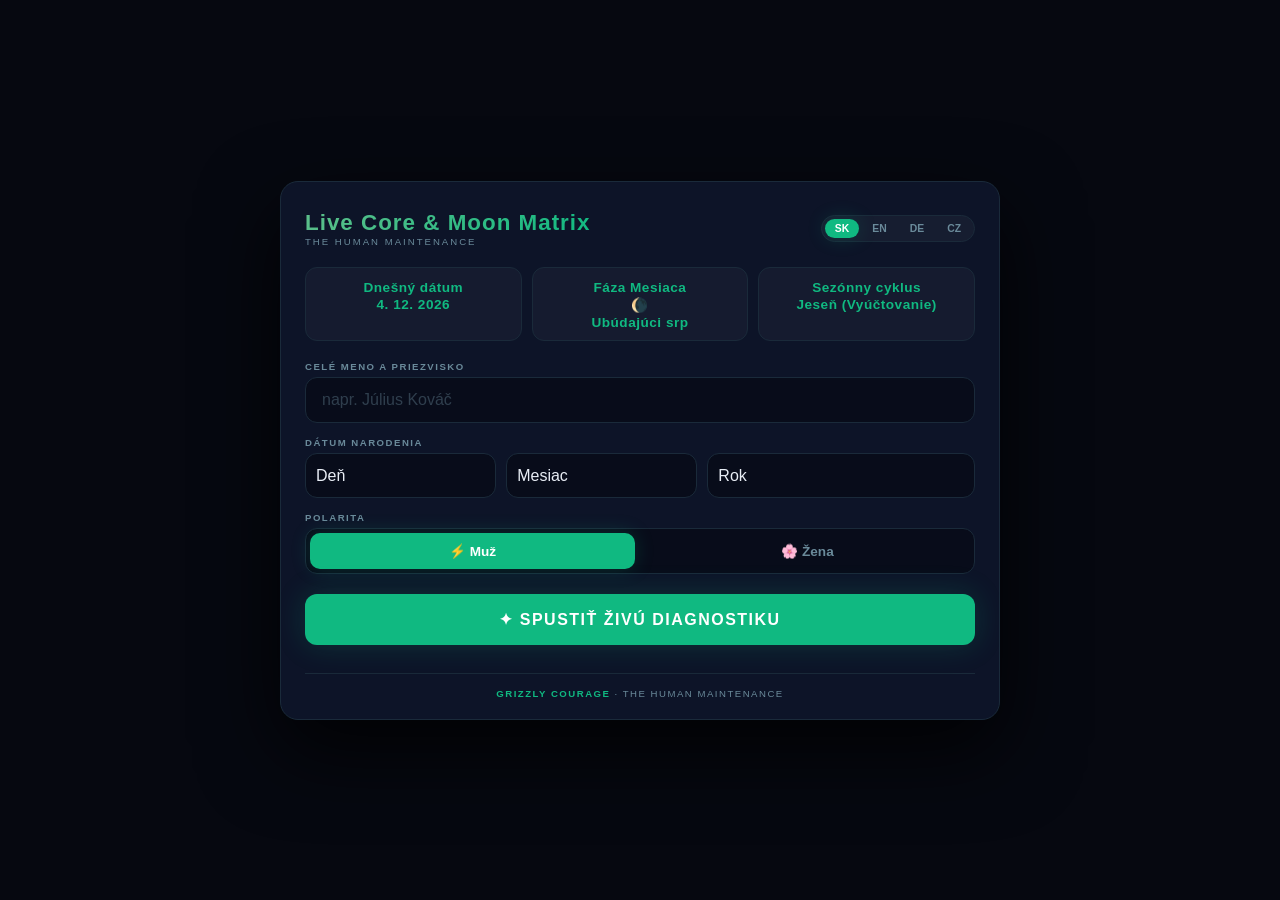
<file: sources/live_core_moon.html>
<!DOCTYPE html>
<html lang="sk">
<head>
    <meta charset="UTF-8">
    <meta name="viewport" content="width=device-width, initial-scale=1.0, maximum-scale=1.0, user-scalable=no">
    <title>The Human Maintenance — Live Core & Moon Matrix</title>
    <style>
        * {
            margin: 0;
            padding: 0;
            box-sizing: border-box;
        }

        :root {
            --bg: #060810;
            --card: #0d1428;
            --border: #1a2a3a;
            --text: #e8edf5;
            --muted: #6a8a9a;
            --accent: #10b981;
            --glow: rgba(16, 185, 129, 0.2);
            --radius: 18px;
        }

        body {
            background: var(--bg);
            color: var(--text);
            font-family: -apple-system, BlinkMacSystemFont, "Segoe UI", Roboto, Helvetica, Arial, sans-serif;
            min-height: 100vh;
            display: flex;
            align-items: center;
            justify-content: center;
            padding: 16px;
            -webkit-font-smoothing: antialiased;
        }

        body.female {
            --accent: #f472b6;
            --glow: rgba(244, 114, 182, 0.2);
            --border: #3a1a3a;
            --muted: #9a7a8a;
        }

        .app {
            max-width: 720px;
            width: 100%;
            background: var(--card);
            border-radius: var(--radius);
            border: 1px solid var(--border);
            padding: 28px 24px 20px;
            box-shadow: 0 30px 80px rgba(0, 0, 0, 0.8);
            position: relative;
            overflow: hidden;
        }

        .header {
            display: flex;
            justify-content: space-between;
            align-items: center;
            margin-bottom: 20px;
            flex-wrap: wrap;
            gap: 8px;
        }

        .logo h1 {
            font-size: 1.4rem;
            font-weight: 700;
            letter-spacing: 1px;
            background: linear-gradient(135deg, #5dbf8a, var(--accent));
            -webkit-background-clip: text;
            -webkit-text-fill-color: transparent;
            background-clip: text;
        }

        .logo span {
            display: block;
            font-size: 0.6rem;
            font-weight: 400;
            color: var(--muted);
            letter-spacing: 2px;
            text-transform: uppercase;
            -webkit-text-fill-color: var(--muted);
        }

        .lang-selector {
            display: flex;
            gap: 3px;
            background: rgba(255, 255, 255, 0.04);
            border-radius: 30px;
            padding: 3px;
            border: 1px solid var(--border);
        }

        .lang-selector button {
            background: transparent;
            border: none;
            color: var(--muted);
            padding: 4px 10px;
            border-radius: 30px;
            font-size: 0.65rem;
            font-weight: 700;
            cursor: pointer;
            transition: 0.25s;
            text-transform: uppercase;
        }

        .lang-selector button.active {
            background: var(--accent);
            color: #fff;
            box-shadow: 0 0 20px var(--glow);
        }

        .live-status-bar {
            display: grid;
            grid-template-columns: repeat(3, 1fr);
            gap: 10px;
            margin-bottom: 20px;
        }

        .status-pill {
            background: rgba(255, 255, 255, 0.03);
            border: 1px solid var(--border);
            border-radius: 12px;
            padding: 10px 8px;
            text-align: center;
            font-size: 0.7rem;
            color: var(--muted);
        }

        .status-pill span {
            display: block;
            color: var(--accent);
            font-weight: 700;
            font-size: 0.85rem;
            margin-top: 2px;
            letter-spacing: 0.5px;
        }

        .moon-display {
            display: flex;
            align-items: center;
            justify-content: center;
            gap: 6px;
        }

        .moon-icon {
            font-size: 1.1rem;
        }

        .form-section {
            margin-bottom: 6px;
        }

        .form-section.hidden {
            display: none;
        }

        .form-group {
            margin-bottom: 14px;
        }

        .form-group label {
            display: block;
            font-size: 0.6rem;
            text-transform: uppercase;
            letter-spacing: 1.5px;
            color: var(--muted);
            margin-bottom: 5px;
            font-weight: 600;
        }

        .form-group input {
            width: 100%;
            padding: 13px 16px;
            background: #080c1a;
            border: 1px solid var(--border);
            border-radius: 12px;
            color: var(--text);
            font-size: 1rem;
            transition: 0.3s;
            outline: none;
        }

        .form-group input:focus {
            border-color: var(--accent);
            box-shadow: 0 0 0 3px var(--glow);
        }

        .form-group input::placeholder {
            color: var(--muted);
            opacity: 0.4;
        }

        .date-row {
            display: grid;
            grid-template-columns: 1fr 1fr 1.4fr;
            gap: 10px;
        }

        .date-row select {
            padding: 13px 10px;
            background: #080c1a;
            border: 1px solid var(--border);
            border-radius: 12px;
            color: var(--text);
            font-size: 1rem;
            outline: none;
            transition: 0.3s;
            appearance: none;
            -webkit-appearance: none;
            cursor: pointer;
        }

        .date-row select:focus {
            border-color: var(--accent);
            box-shadow: 0 0 0 3px var(--glow);
        }

        .gender-toggle {
            display: flex;
            gap: 10px;
            background: #080c1a;
            border-radius: 12px;
            padding: 4px;
            border: 1px solid var(--border);
        }

        .gender-toggle button {
            flex: 1;
            padding: 10px 0;
            border: none;
            background: transparent;
            color: var(--muted);
            font-size: 0.85rem;
            font-weight: 600;
            border-radius: 10px;
            cursor: pointer;
            transition: 0.25s;
        }

        .gender-toggle button.active {
            background: var(--accent);
            color: #fff;
            box-shadow: 0 0 20px var(--glow);
        }

        .btn-primary {
            width: 100%;
            padding: 16px;
            background: var(--accent);
            border: none;
            border-radius: 12px;
            color: #fff;
            font-size: 1rem;
            font-weight: 700;
            letter-spacing: 1.5px;
            cursor: pointer;
            transition: 0.3s;
            text-transform: uppercase;
            margin-top: 6px;
            box-shadow: 0 0 30px var(--glow);
        }

        .btn-primary:hover {
            transform: scale(1.01);
            box-shadow: 0 0 50px var(--glow);
        }

        .results-container {
            display: none;
            margin-top: 10px;
        }

        .results-container.active {
            display: block;
            animation: fadeIn 0.6s ease;
        }

        @keyframes fadeIn {
            0% { opacity: 0; transform: translateY(20px); }
            100% { opacity: 1; transform: translateY(0); }
        }

        .result-block {
            background: rgba(255, 255, 255, 0.02);
            border: 1px solid var(--border);
            border-radius: 14px;
            padding: 20px 18px;
            margin-bottom: 14px;
            transition: border-color 0.3s;
            border-left: 3px solid var(--accent);
        }

        .result-block .title {
            font-size: 0.75rem;
            font-weight: 700;
            letter-spacing: 1px;
            text-transform: uppercase;
            color: var(--accent);
            margin-bottom: 4px;
            display: flex;
            justify-content: space-between;
            align-items: center;
        }

        .result-block .title .tag {
            font-size: 0.5rem;
            color: var(--muted);
            background: rgba(255, 255, 255, 0.04);
            padding: 2px 10px;
            border-radius: 30px;
            border: 1px solid var(--border);
            font-weight: 400;
        }

        .result-block p {
            font-size: 0.92rem;
            line-height: 1.7;
            color: #d0d8e8;
            margin-top: 2px;
        }

        .result-block .highlight {
            color: var(--accent);
            font-weight: 600;
        }

        .btn-restart {
            display: block;
            width: 100%;
            padding: 12px;
            background: transparent;
            border: 1px solid var(--border);
            border-radius: 12px;
            color: var(--muted);
            font-size: 0.8rem;
            cursor: pointer;
            transition: 0.3s;
            text-align: center;
            margin-top: 8px;
        }

        .btn-restart:hover {
            border-color: var(--accent);
            color: #fff;
        }

        .footer {
            margin-top: 28px;
            padding-top: 14px;
            border-top: 1px solid var(--border);
            text-align: center;
            font-size: 0.6rem;
            color: var(--muted);
            letter-spacing: 1.5px;
            text-transform: uppercase;
        }

        .footer strong {
            color: var(--accent);
            font-weight: 600;
        }

        @media (max-width: 480px) {
            .app {
                padding: 16px 12px 14px;
            }

            .logo h1 {
                font-size: 1.2rem;
            }

            .result-block {
                padding: 14px 12px;
            }

            .result-block p {
                font-size: 0.85rem;
            }

            .date-row {
                grid-template-columns: 1fr 1fr 1.2fr;
                gap: 6px;
            }

            .date-row select {
                padding: 11px 6px;
                font-size: 0.9rem;
            }

            .header {
                flex-direction: column;
                align-items: stretch;
            }

            .lang-selector {
                align-self: flex-start;
            }

            .live-status-bar {
                grid-template-columns: 1fr 1fr;
                gap: 6px;
            }

            .live-status-bar .status-pill:last-child {
                grid-column: span 2;
            }
        }
    </style>
</head>
<body>
    <div class="app" id="app">
        <div class="header">
            <div class="logo">
                <h1 id="appTitle">Live Core & Moon Matrix</h1>
                <span id="subBrand">The Human Maintenance</span>
            </div>
            <div class="lang-selector" id="langSelector">
                <button class="active" data-lang="sk">SK</button>
                <button data-lang="en">EN</button>
                <button data-lang="de">DE</button>
                <button data-lang="cz">CZ</button>
            </div>
        </div>

        <div class="live-status-bar" id="statusBar">
            <div class="status-pill"><span id="lblDateTitle">Dnešný dátum</span> <span id="lblLiveDate">-</span></div>
            <div class="status-pill"><span id="lblMoonTitle">Fáza Mesiaca</span>
                <span class="moon-display"><span class="moon-icon" id="moonIcon">🌑</span><span id="lblMoonPhase">-</span></span>
            </div>
            <div class="status-pill"><span id="lblSeasonTitle">Sezónny cyklus</span> <span id="lblSeason">-</span></div>
        </div>

        <div class="form-section" id="formSection">
            <div class="form-group">
                <label id="lblName">Celé meno a priezvisko</label>
                <input type="text" id="fullName" placeholder="napr. Július Kováč">
            </div>
            <div class="form-group">
                <label id="lblBirth">Dátum narodenia</label>
                <div class="date-row">
                    <select id="birthDay"><option value="">Deň</option></select>
                    <select id="birthMonth">
                        <option value="">Mesiac</option>
                        <option value="1">Január</option><option value="2">Február</option>
                        <option value="3">Marec</option><option value="4">Apríl</option>
                        <option value="5">Máj</option><option value="6">Jún</option>
                        <option value="7">Júl</option><option value="8">August</option>
                        <option value="9">September</option><option value="10">Október</option>
                        <option value="11">November</option><option value="12">December</option>
                    </select>
                    <select id="birthYear"><option value="">Rok</option></select>
                </div>
            </div>
            <div class="form-group">
                <label id="lblGender">Polarita</label>
                <div class="gender-toggle" id="genderToggle">
                    <button class="active" data-gender="m">⚡ Muž</button>
                    <button data-gender="f">🌸 Žena</button>
                </div>
            </div>
            <button class="btn-primary" id="btnStart">✦ Spustiť živú diagnostiku</button>
        </div>

        <div class="results-container" id="resultsContainer">
            <div id="outputWrapper"></div>
            <button class="btn-restart" id="btnRestart">↺ Začať odznova</button>
        </div>

        <div class="footer">
            <strong>Grizzly Courage</strong> · The Human Maintenance
        </div>
    </div>

    <script>
        (function() {
            'use strict';

            // ================================================================
            // 1. JAZYKOVÉ PREKLADY
            // ================================================================
            const LANG = {
                sk: {
                    title: 'Live Core & Moon Matrix',
                    brand: 'The Human Maintenance',
                    name: 'Celé meno a priezvisko',
                    namePlaceholder: 'napr. Július Kováč',
                    birth: 'Dátum narodenia',
                    gender: 'Polarita',
                    male: '⚡ Muž',
                    female: '🌸 Žena',
                    start: '✦ Spustiť živú diagnostiku',
                    restart: '↺ Začať odznova',
                    alert: 'Prosím, vyplňte meno a dátum narodenia.',
                    dateTitle: 'Dnešný dátum',
                    moonTitle: 'Fáza Mesiaca',
                    seasonTitle: 'Sezónny cyklus',
                    parts: {
                        core: '⚡ Tvoj základ',
                        soul: '🌙 Tvoja duša a maska',
                        challenge: '🔥 Tvoja výzva a zrelosť',
                        year: '📅 Tento rok',
                        month: '📆 Tento mesiac',
                        today: '🌅 Dnes',
                        moon: '🌕 Lunárny kontext',
                        astrology: '✨ Astrologický kontext',
                        synthesis: '🌀 Syntéza'
                    },
                    tags: {
                        core: 'kto si',
                        soul: 'vnútro a vonkajšok',
                        challenge: 'lekcia',
                        year: 'téma roka',
                        month: 'téma mesiaca',
                        today: 'téma dňa',
                        moon: 'mesiac',
                        astrology: 'znamenie',
                        synthesis: 'celok'
                    }
                },
                en: {
                    title: 'Live Core & Moon Matrix',
                    brand: 'The Human Maintenance',
                    name: 'Full Name',
                    namePlaceholder: 'e.g. John Doe',
                    birth: 'Date of Birth',
                    gender: 'Polarity',
                    male: '⚡ Male',
                    female: '🌸 Female',
                    start: '✦ Run Live Diagnostics',
                    restart: '↺ Start Over',
                    alert: 'Please fill in your name and date of birth.',
                    dateTitle: 'Current Date',
                    moonTitle: 'Moon Phase',
                    seasonTitle: 'Seasonal Cycle',
                    parts: {
                        core: '⚡ Your Core',
                        soul: '🌙 Your Soul & Mask',
                        challenge: '🔥 Your Challenge & Maturity',
                        year: '📅 This Year',
                        month: '📆 This Month',
                        today: '🌅 Today',
                        moon: '🌕 Lunar Context',
                        astrology: '✨ Astrological Context',
                        synthesis: '🌀 Synthesis'
                    },
                    tags: {
                        core: 'who you are',
                        soul: 'inner & outer',
                        challenge: 'lesson',
                        year: 'year theme',
                        month: 'month theme',
                        today: 'day theme',
                        moon: 'moon',
                        astrology: 'sign',
                        synthesis: 'whole'
                    }
                },
                de: {
                    title: 'Live Core & Moon Matrix',
                    brand: 'The Human Maintenance',
                    name: 'Vollständiger Name',
                    namePlaceholder: 'z.B. Julius Kováč',
                    birth: 'Geburtsdatum',
                    gender: 'Polarität',
                    male: '⚡ Männlich',
                    female: '🌸 Weiblich',
                    start: '✦ Live-Diagnostik starten',
                    restart: '↺ Neu beginnen',
                    alert: 'Bitte geben Sie Namen und Geburtsdatum ein.',
                    dateTitle: 'Heutiges Datum',
                    moonTitle: 'Mondphase',
                    seasonTitle: 'Jahreszeit',
                    parts: {
                        core: '⚡ Dein Kern',
                        soul: '🌙 Deine Seele & Maske',
                        challenge: '🔥 Deine Herausforderung & Reife',
                        year: '📅 Dieses Jahr',
                        month: '📆 Dieser Monat',
                        today: '🌅 Heute',
                        moon: '🌕 Lunarer Kontext',
                        astrology: '✨ Astrologischer Kontext',
                        synthesis: '🌀 Synthese'
                    },
                    tags: {
                        core: 'wer du bist',
                        soul: 'innen & außen',
                        challenge: 'Lektion',
                        year: 'Jahresthema',
                        month: 'Monatsthema',
                        today: 'Tageschema',
                        moon: 'Mond',
                        astrology: 'Sternzeichen',
                        synthesis: 'Ganzes'
                    }
                },
                cz: {
                    title: 'Live Core & Moon Matrix',
                    brand: 'The Human Maintenance',
                    name: 'Celé jméno a příjmení',
                    namePlaceholder: 'např. Julius Kováč',
                    birth: 'Datum narození',
                    gender: 'Polarita',
                    male: '⚡ Muž',
                    female: '🌸 Žena',
                    start: '✦ Spustit živou diagnostiku',
                    restart: '↺ Začít znovu',
                    alert: 'Prosím, vyplňte jméno a datum narození.',
                    dateTitle: 'Dnešní datum',
                    moonTitle: 'Fáze Měsíce',
                    seasonTitle: 'Roční cyklus',
                    parts: {
                        core: '⚡ Tvůj základ',
                        soul: '🌙 Tvá duše a maska',
                        challenge: '🔥 Tvá výzva a zralost',
                        year: '📅 Tento rok',
                        month: '📆 Tento měsíc',
                        today: '🌅 Dnes',
                        moon: '🌕 Lunární kontext',
                        astrology: '✨ Astrologický kontext',
                        synthesis: '🌀 Syntéza'
                    },
                    tags: {
                        core: 'kdo jsi',
                        soul: 'vnitřek a vnějšek',
                        challenge: 'lekce',
                        year: 'téma roku',
                        month: 'téma měsíce',
                        today: 'téma dne',
                        moon: 'měsíc',
                        astrology: 'znamení',
                        synthesis: 'celek'
                    }
                }
            };

            // ================================================================
            // 2. NUMEROLOGICKÉ FUNKCIE (15+ výpočtov)
            // ================================================================

            function numerologySum(str) {
                let sum = 0;
                for (let ch of str) {
                    let d = parseInt(ch);
                    if (!isNaN(d)) sum += d;
                }
                while (sum > 9 && sum !== 11 && sum !== 22 && sum !== 33) {
                    sum = String(sum).split('').reduce((a, b) => parseInt(a) + parseInt(b), 0);
                }
                return sum;
            }

            function nameToNumber(name) {
                const map = {
                    'a': 1, 'á': 1, 'ä': 1, 'b': 2, 'c': 3, 'č': 3, 'd': 4, 'ď': 4,
                    'e': 5, 'é': 5, 'ě': 5, 'f': 6, 'g': 7, 'h': 8, 'ch': 8, 'i': 9,
                    'í': 9, 'j': 1, 'k': 2, 'l': 3, 'm': 4, 'n': 5, 'ň': 5, 'o': 6,
                    'ó': 6, 'ô': 6, 'p': 7, 'q': 8, 'r': 9, 'ř': 9, 's': 1, 'š': 1,
                    't': 2, 'ť': 2, 'u': 3, 'ú': 3, 'ů': 3, 'v': 4, 'w': 5, 'x': 6,
                    'y': 7, 'ý': 7, 'z': 8, 'ž': 8
                };
                let clean = name.toLowerCase().replace(/[^a-záäčďéěíňóôřšťúůýž]/g, '');
                let sum = 0;
                for (let ch of clean) {
                    if (map[ch]) sum += map[ch];
                }
                while (sum > 9 && sum !== 11 && sum !== 22 && sum !== 33) {
                    sum = String(sum).split('').reduce((a, b) => parseInt(a) + parseInt(b), 0);
                }
                return sum;
            }

            function getVowelsSum(name) {
                const vowels = 'aeiouyáäéíóôúý';
                let sum = 0;
                let clean = name.toLowerCase().replace(/[^a-záäčďéěíňóôřšťúůýž]/g, '');
                for (let ch of clean) {
                    if (vowels.includes(ch)) {
                        const map = {
                            'a': 1, 'á': 1, 'ä': 1, 'e': 5, 'é': 5, 'ě': 5,
                            'i': 9, 'í': 9, 'o': 6, 'ó': 6, 'ô': 6, 'u': 3,
                            'ú': 3, 'ů': 3, 'y': 7, 'ý': 7
                        };
                        sum += map[ch] || 0;
                    }
                }
                while (sum > 9 && sum !== 11 && sum !== 22 && sum !== 33) {
                    sum = String(sum).split('').reduce((a, b) => parseInt(a) + parseInt(b), 0);
                }
                return sum;
            }

            function getConsonantsSum(name) {
                const vowels = 'aeiouyáäéíóôúý';
                let sum = 0;
                let clean = name.toLowerCase().replace(/[^a-záäčďéěíňóôřšťúůýž]/g, '');
                for (let ch of clean) {
                    if (!vowels.includes(ch)) {
                        const map = {
                            'b': 2, 'c': 3, 'č': 3, 'd': 4, 'ď': 4, 'f': 6,
                            'g': 7, 'h': 8, 'ch': 8, 'j': 1, 'k': 2, 'l': 3,
                            'm': 4, 'n': 5, 'ň': 5, 'p': 7, 'q': 8, 'r': 9,
                            'ř': 9, 's': 1, 'š': 1, 't': 2, 'ť': 2, 'v': 4,
                            'w': 5, 'x': 6, 'z': 8, 'ž': 8
                        };
                        sum += map[ch] || 0;
                    }
                }
                while (sum > 9 && sum !== 11 && sum !== 22 && sum !== 33) {
                    sum = String(sum).split('').reduce((a, b) => parseInt(a) + parseInt(b), 0);
                }
                return sum;
            }

            function getAdjustedDate(year, month, day, daysOffset) {
                const d = new Date(year, month - 1, day);
                d.setDate(d.getDate() + daysOffset);
                const y = d.getFullYear();
                const m = String(d.getMonth() + 1).padStart(2, '0');
                const dd = String(d.getDate()).padStart(2, '0');
                return `${y}${m}${dd}`;
            }

            function getBirthdayNumber(day) {
                return numerologySum(String(day));
            }

            function getChallenge(day, month) {
                const diff = Math.abs(parseInt(day) - parseInt(month));
                return numerologySum(String(diff));
            }

            function getMaturity(lifePath, destiny) {
                return numerologySum(String(lifePath + destiny));
            }

            function getPersonalYear(day, month, year) {
                const currentYear = new Date().getFullYear();
                const sum = numerologySum(String(day) + String(month) + String(currentYear));
                return sum;
            }

            function getPersonalMonth(personalYear) {
                const currentMonth = new Date().getMonth() + 1;
                const sum = numerologySum(String(personalYear) + String(currentMonth));
                return sum;
            }

            function getPersonalDay(personalYear, personalMonth) {
                const currentDay = new Date().getDate();
                const sum = numerologySum(String(personalYear) + String(personalMonth) + String(currentDay));
                return sum;
            }

            function getPersonalWeek(personalYear, personalMonth) {
                const currentWeek = Math.ceil(new Date().getDate() / 7);
                const sum = numerologySum(String(personalYear) + String(personalMonth) + String(currentWeek));
                return sum;
            }

            function getUniversalYear() {
                const year = new Date().getFullYear();
                return numerologySum(String(year));
            }

            function getUniversalDay() {
                const today = new Date();
                const str = `${today.getFullYear()}${String(today.getMonth()+1).padStart(2,'0')}${String(today.getDate()).padStart(2,'0')}`;
                return numerologySum(str);
            }

            function getLunarDay(date) {
                // Jednoduchá aproximácia lunárneho dňa (1-30)
                const start = new Date(2024, 0, 11); // známy nov
                const diff = (date - start) / (1000 * 60 * 60 * 24);
                const day = (diff % 29.53) + 1;
                return Math.floor(day);
            }

            function getZodiacSign(month, day) {
                const signs = [
                    { name: 'Baran', start: [3, 21], end: [4, 19] },
                    { name: 'Býk', start: [4, 20], end: [5, 20] },
                    { name: 'Blíženci', start: [5, 21], end: [6, 20] },
                    { name: 'Rak', start: [6, 21], end: [7, 22] },
                    { name: 'Lev', start: [7, 23], end: [8, 22] },
                    { name: 'Panna', start: [8, 23], end: [9, 22] },
                    { name: 'Váhy', start: [9, 23], end: [10, 22] },
                    { name: 'Škorpión', start: [10, 23], end: [11, 21] },
                    { name: 'Strelec', start: [11, 22], end: [12, 21] },
                    { name: 'Kozorožec', start: [12, 22], end: [1, 19] },
                    { name: 'Vodnár', start: [1, 20], end: [2, 18] },
                    { name: 'Ryby', start: [2, 19], end: [3, 20] }
                ];
                for (let sign of signs) {
                    let [sm, sd] = sign.start;
                    let [em, ed] = sign.end;
                    if (month === sm && day >= sd) return sign.name;
                    if (month === em && day <= ed) return sign.name;
                    if (month > sm && month < em) return sign.name;
                    if (sm === 12 && month === 1 && day <= ed) return sign.name;
                }
                return 'Kozorožec';
            }

            // ================================================================
            // 3. GENERÁTORY TEXTU (9 častí)
            // ================================================================

            function generateCore(lifePath, design, birthday) {
                const lifeMap = {
                    1: 'Si rodený vodca. Tvoja cesta je o nezávislosti a originalite.',
                    2: 'Si citlivý a vnímavý. Tvoja cesta je o spolupráci a harmónii.',
                    3: 'Si rodený komunikátor. Tvoja cesta je o kreativite a radosti.',
                    4: 'Si staviteľ. Tvoja cesta je o stabilite, tvrdej práci a vytrvalosti.',
                    5: 'Si dobrodruh. Tvoja cesta je o slobode, zmene a objavovaní.',
                    6: 'Si ochranca. Tvoja cesta je o láske, starostlivosti a zodpovednosti.',
                    7: 'Si hľadač. Tvoja cesta je o múdrosti, poznaní a duchovnosti.',
                    8: 'Si tvorca. Tvoja cesta je o moci, úspechu a materiálnom naplnení.',
                    9: 'Si humanista. Tvoja cesta je o službe, empatii a zavŕšení.'
                };
                const designMap = {
                    1: ' Tvoje podvedomie túži po nezávislosti a originalite.',
                    2: ' Tvoje podvedomie túži po harmónii a porozumení.',
                    3: ' Tvoje podvedomie túži po kreativite a sebavyjadrení.',
                    4: ' Tvoje podvedomie túži po stabilite a poriadku.',
                    5: ' Tvoje podvedomie túži po slobode a dobrodružstve.',
                    6: ' Tvoje podvedomie túži po láske a starostlivosti.',
                    7: ' Tvoje podvedomie túži po múdrosti a poznaní.',
                    8: ' Tvoje podvedomie túži po moci a naplnení.',
                    9: ' Tvoje podvedomie túži po službe a zmysle.'
                };
                const birthdayMap = {
                    1: ' Tvoj špeciálny dar je originalita a schopnosť ísť vlastnou cestou.',
                    2: ' Tvoj špeciálny dar je citlivosť a schopnosť vytvárať harmóniu.',
                    3: ' Tvoj špeciálny dar je kreativita a dar slova.',
                    4: ' Tvoj špeciálny dar je vytrvalosť a praktickosť.',
                    5: ' Tvoj špeciálny dar je prispôsobivosť a dobrodružnosť.',
                    6: ' Tvoj špeciálny dar je starostlivosť a zodpovednosť.',
                    7: ' Tvoj špeciálny dar je analytickosť a hĺbka myslenia.',
                    8: ' Tvoj špeciálny dar je organizácia a schopnosť dosahovať ciele.',
                    9: ' Tvoj špeciálny dar je empatia a schopnosť inšpirovať.'
                };
                const l = lifeMap[lifePath] || lifeMap[1];
                const d = designMap[design] || designMap[1];
                const b = birthdayMap[birthday] || birthdayMap[1];
                return l + ' ' + d + ' ' + b;
            }

            function generateSoul(soulUrge, personality, destiny) {
                const soulMap = {
                    1: 'Tvoja duša túži po nezávislosti a sebarealizácii.',
                    2: 'Tvoja duša túži po harmónii a hlbokých vzťahoch.',
                    3: 'Tvoja duša túži po kreativite a radosti.',
                    4: 'Tvoja duša túži po stabilite a bezpečí.',
                    5: 'Tvoja duša túži po slobode a pestrosti.',
                    6: 'Tvoja duša túži po láske a starostlivosti.',
                    7: 'Tvoja duša túži po poznaní a múdrosti.',
                    8: 'Tvoja duša túži po moci a naplnení.',
                    9: 'Tvoja duša túži po službe a zmysluplnosti.'
                };
                const personMap = {
                    1: ' Navonok pôsobíš ako nezávislý a silný človek.',
                    2: ' Navonok pôsobíš ako jemný a citlivý človek.',
                    3: ' Navonok pôsobíš ako kreatívny a komunikatívny človek.',
                    4: ' Navonok pôsobíš ako spoľahlivý a praktický človek.',
                    5: ' Navonok pôsobíš ako slobodomyseľný a dobrodružný človek.',
                    6: ' Navonok pôsobíš ako starostlivý a zodpovedný človek.',
                    7: ' Navonok pôsobíš ako premýšľavý a hlboký človek.',
                    8: ' Navonok pôsobíš ako úspešný a sebavedomý človek.',
                    9: ' Navonok pôsobíš ako empatický a inšpiratívny človek.'
                };
                const destMap = {
                    1: ' Tvoj životný cieľ je naučiť sa byť sám sebou – a byť za to vďačný.',
                    2: ' Tvoj životný cieľ je naučiť sa budovať vzťahy – a byť v nich autentický.',
                    3: ' Tvoj životný cieľ je naučiť sa vyjadrovať svoju pravdu – a prinášať radosť.',
                    4: ' Tvoj životný cieľ je naučiť sa budovať pevné základy – a byť oporou.',
                    5: ' Tvoj životný cieľ je naučiť sa žiť slobodne – a prijímať zodpovednosť.',
                    6: ' Tvoj životný cieľ je naučiť sa milovať – a byť milovaný.',
                    7: ' Tvoj životný cieľ je naučiť sa hľadať pravdu – a zdieľať ju.',
                    8: ' Tvoj životný cieľ je naučiť sa používať svoju moc – a slúžiť ňou.',
                    9: ' Tvoj životný cieľ je naučiť sa slúžiť ľudstvu – a nezabúdať na seba.'
                };
                const s = soulMap[soulUrge] || soulMap[1];
                const p = personMap[personality] || personMap[1];
                const d = destMap[destiny] || destMap[1];
                return s + ' ' + p + ' ' + d;
            }

            function generateChallenge(challenge, maturity) {
                const challengeMap = {
                    1: 'Tvoja výzva je naučiť sa prijímať pomoc a spolupracovať.',
                    2: 'Tvoja výzva je naučiť sa byť asertívny a hovoriť o svojich potrebách.',
                    3: 'Tvoja výzva je naučiť sa sústrediť a dotiahnuť veci do konca.',
                    4: 'Tvoja výzva je naučiť sa uvoľniť kontrolu a prijať zmenu.',
                    5: 'Tvoja výzva je naučiť sa zostať a budovať, nie stále unikať.',
                    6: 'Tvoja výzva je naučiť sa prijímať lásku a starostlivosť od druhých.',
                    7: 'Tvoja výzva je naučiť sa dôverovať svojmu srdcu, nielen rozumu.',
                    8: 'Tvoja výzva je naučiť sa, že tvoja hodnota nie je v tom, čo vlastníš.',
                    9: 'Tvoja výzva je naučiť sa, že nie všetko sa dá zachrániť – a to je v poriadku.'
                };
                const maturityMap = {
                    1: ' V zrelosti sa z teba stane múdry vodca, ktorý inšpiruje bez toho, aby ovládal.',
                    2: ' V zrelosti sa z teba stane harmonický sprievodca, ktorý spája ľudí.',
                    3: ' V zrelosti sa z teba stane tvorca, ktorý prináša radosť a inšpiráciu.',
                    4: ' V zrelosti sa z teba stane staviteľ, na ktorého sa môžu všetci spoľahnúť.',
                    5: ' V zrelosti sa z teba stane slobodný duch, ktorý objavuje a inšpiruje.',
                    6: ' V zrelosti sa z teba stane ochranca, ktorý miluje a stará sa.',
                    7: ' V zrelosti sa z teba stane mudrc, ktorý hľadá a zdieľa pravdu.',
                    8: ' V zrelosti sa z teba stane líder, ktorý používa svoju moc na dobro.',
                    9: ' V zrelosti sa z teba stane humanista, ktorý slúži ľudstvu s pokorou.'
                };
                const c = challengeMap[challenge] || challengeMap[1];
                const m = maturityMap[maturity] || maturityMap[1];
                return c + ' ' + m;
            }

            function generateYear(personalYear, universalYear) {
                const personalMap = {
                    1: 'Tento rok je o nových začiatkoch. Máš pred sebou čistý štít – využi ho.',
                    2: 'Tento rok je o spolupráci a trpezlivosti. Buduj vzťahy a dôveruj procesu.',
                    3: 'Tento rok je o kreativite a radosti. Vyjadruj sa a oslavuj svoj pokrok.',
                    4: 'Tento rok je o tvrdej práci a budovaní. Polož základy, ktoré vydržia.',
                    5: 'Tento rok je o zmene a slobode. Otvor sa novým možnostiam a dobrodružstvám.',
                    6: 'Tento rok je o láske a zodpovednosti. Staraj sa o druhých, ale nezabúdaj na seba.',
                    7: 'Tento rok je o introspekcii a duchovnom raste. Spomaľ a počúvaj svoje vnútro.',
                    8: 'Tento rok je o moci a úspechu. Zbieraj plody svojej práce a prevezmi vedenie.',
                    9: 'Tento rok je o zavŕšení a odpúšťaní. Uzavri staré kapitoly a priprav sa na nové.'
                };
                const universalMap = {
                    1: ' Kolektívna energia tohto roka je o nových začiatkoch – svet sa mení.',
                    2: ' Kolektívna energia tohto roka je o spolupráci – ľudia sa spájajú.',
                    3: ' Kolektívna energia tohto roka je o kreativite – rodia sa nové nápady.',
                    4: ' Kolektívna energia tohto roka je o budovaní – tvoria sa nové štruktúry.',
                    5: ' Kolektívna energia tohto roka je o zmene – staré sa búra, nové vzniká.',
                    6: ' Kolektívna energia tohto roka je o zodpovednosti – ľudia preberajú vedenie.',
                    7: ' Kolektívna energia tohto roka je o reflexii – spoločnosť hľadá odpovede.',
                    8: ' Kolektívna energia tohto roka je o moci – dôležité sú výsledky.',
                    9: ' Kolektívna energia tohto roka je o zavŕšení – jedna éra sa končí.'
                };
                const p = personalMap[personalYear] || personalMap[1];
                const u = universalMap[universalYear] || universalMap[1];
                return p + ' ' + u;
            }

            function generateMonth(personalMonth) {
                const map = {
                    1: 'Tento mesiac sa zameraj na seba – svoje ciele, svoju odvahu, svoju cestu.',
                    2: 'Tento mesiac sa zameraj na vzťahy – počúvaj, spolupracuj, buď trpezlivý.',
                    3: 'Tento mesiac sa zameraj na radosť – tvori, zabávaj sa, vyjadruj sa.',
                    4: 'Tento mesiac sa zameraj na prácu – sústreď sa, buď disciplinovaný, dotiahni veci.',
                    5: 'Tento mesiac sa zameraj na zmenu – skús niečo nové, otvor sa dobrodružstvu.',
                    6: 'Tento mesiac sa zameraj na lásku – staraj sa, buď oporou, prijímaj starostlivosť.',
                    7: 'Tento mesiac sa zameraj na seba – spomaľ, premýšľaj, hľadaj odpovede.',
                    8: 'Tento mesiac sa zameraj na výsledky – tvoja práca prináša ovocie, zbieraj ho.',
                    9: 'Tento mesiac sa zameraj na odpustenie – nechaj minulosť minulosťou.'
                };
                return map[personalMonth] || map[1];
            }

            function generateToday(personalDay, universalDay, lunarDay) {
                const personalMap = {
                    1: 'Dnešný deň je o odvahe – sprav krok, ktorý si odkladal.',
                    2: 'Dnešný deň je o spolupráci – spoj sa s niekým, kto ti môže pomôcť.',
                    3: 'Dnešný deň je o radosti – nájdi si čas na to, čo ťa baví.',
                    4: 'Dnešný deň je o práci – sústredenie a vytrvalosť prinesú ovocie.',
                    5: 'Dnešný deň je o zmene – otvor sa niečomu novému.',
                    6: 'Dnešný deň je o láske – venuj pozornosť niekomu, na kom ti záleží.',
                    7: 'Dnešný deň je o tichu – nájdi chvíľu pre seba a svoje myšlienky.',
                    8: 'Dnešný deň je o výsledkoch – tvoja práca sa vypláca, osláv to.',
                    9: 'Dnešný deň je o odpúšťaní – nechaj ísť to, čo ťa už dlho ťaží.'
                };
                const universalMap = {
                    1: ' Dnešná kolektívna energia je o odvahe a nových začiatkoch.',
                    2: ' Dnešná kolektívna energia je o spolupráci a porozumení.',
                    3: ' Dnešná kolektívna energia je o kreativite a radosti.',
                    4: ' Dnešná kolektívna energia je o práci a disciplíne.',
                    5: ' Dnešná kolektívna energia je o zmene a slobode.',
                    6: ' Dnešná kolektívna energia je o láske a zodpovednosti.',
                    7: ' Dnešná kolektívna energia je o reflexii a vnútornom raste.',
                    8: ' Dnešná kolektívna energia je o moci a výsledkoch.',
                    9: ' Dnešná kolektívna energia je o zavŕšení a odpúšťaní.'
                };
                const lunarMap = {
                    1: ' Lunárny deň 1 – ideálny na nové začiatky a nastavenie zámerov.',
                    2: ' Lunárny deň 2 – vhodný na spoluprácu a budovanie vzťahov.',
                    3: ' Lunárny deň 3 – dobrý na komunikáciu a kreativitu.',
                    4: ' Lunárny deň 4 – čas na prácu a organizáciu.',
                    5: ' Lunárny deň 5 – deň zmien a dobrodružstva.',
                    6: ' Lunárny deň 6 – deň starostlivosti a zodpovednosti.',
                    7: ' Lunárny deň 7 – deň ticha a vnútornej práce.',
                    8: ' Lunárny deň 8 – deň výsledkov a naplnenia.',
                    9: ' Lunárny deň 9 – deň zavŕšenia a odpúšťania.',
                    10: ' Lunárny deň 10 – deň objavov a nových ciest.',
                    11: ' Lunárny deň 11 – deň intuície a duchovných vhľadov.',
                    12: ' Lunárny deň 12 – deň komunikácie a zdieľania.',
                    13: ' Lunárny deň 13 – deň transformácie a hlbokého uvoľnenia.',
                    14: ' Lunárny deň 14 – deň kreativity a odvahy.',
                    15: ' Lunárny deň 15 – deň zavŕšenia a vďačnosti.',
                    16: ' Lunárny deň 16 – deň reflexie a sebapoznania.',
                    17: ' Lunárny deň 17 – deň radosti a osláv.',
                    18: ' Lunárny deň 18 – deň vnútornej práce a uzemnenia.',
                    19: ' Lunárny deň 19 – deň odvahy a transformácie.',
                    20: ' Lunárny deň 20 – deň vedenia a zodpovednosti.',
                    21: ' Lunárny deň 21 – deň harmónie a spolupráce.',
                    22: ' Lunárny deň 22 – deň múdrosti a hlbokého poznania.',
                    23: ' Lunárny deň 23 – deň odvahy a výziev.',
                    24: ' Lunárny deň 24 – deň tvorivosti a radosti.',
                    25: ' Lunárny deň 25 – deň vnútornej sily a múdrosti.',
                    26: ' Lunárny deň 26 – deň služby a starostlivosti.',
                    27: ' Lunárny deň 27 – deň hlbokej intuície.',
                    28: ' Lunárny deň 28 – deň zavŕšenia a odpúšťania.',
                    29: ' Lunárny deň 29 – deň uvoľnenia a prípravy na nový cyklus.',
                    30: ' Lunárny deň 30 – deň zavŕšenia a vnútornej práce.'
                };
                const p = personalMap[personalDay] || personalMap[1];
                const u = universalMap[universalDay] || universalMap[1];
                const l = lunarMap[lunarDay] || lunarMap[1];
                return p + ' ' + u + ' ' + l;
            }

            function generateMoon(phaseName, phaseIcon, lunarDay) {
                const phaseMap = {
                    'Nov (Prázdno)': 'Nov je časom ticha a nových začiatkov. Polož zámer, ktorý chceš, aby rástol.',
                    'Dorastajúci srp': 'Energia rastie. Každý krok ťa posúva vpred – aj ten malý.',
                    'Prvá štvrť': 'Výzvy prichádzajú, ale aj rozhodnutia. Teraz sa ukáže, čo naozaj chceš.',
                    'Dorastajúci mesiac': 'Tlak stúpa. Sústreď sa na to, čo naozaj chceš dokončiť.',
                    'Spln (Max tlak)': 'Vrchol energie. To, čo si zasial, teraz žneš. Uvedom si, čo prinášaš do sveta.',
                    'Cúvajúci mesiac': 'Energia sa uvoľňuje. Čas na zhodnotenie a pustenie toho, čo už neslúži.',
                    'Posledná štvrť': 'Čas na upratanie. Ukonči to, čo už nemá zmysel.',
                    'Ubúdajúci srp': 'Ticho pred novým cyklom. Oddýchni si a priprav sa na nový začiatok.'
                };
                const base = phaseMap[phaseName] || phaseMap['Nov (Prázdno)'];
                const lunarText = ` Lunárny deň ${lunarDay} prináša špecifickú energiu – vnímaj ju, ale nechaj ju plynúť.`;
                return `${base} ${lunarText}`;
            }

            function generateAstrology(sign) {
                const map = {
                    'Baran': 'Si ohnivý a priamy. Tvoja sila je v odvahe, tvoja výzva v trpezlivosti.',
                    'Býk': 'Si stabilný a spoľahlivý. Tvoja sila je v vytrvalosti, tvoja výzva v prijímaní zmien.',
                    'Blíženci': 'Si komunikatívny a zvedavý. Tvoja sila je v učení sa, tvoja výzva v sústredení.',
                    'Rak': 'Si citlivý a starostlivý. Tvoja sila je v empatii, tvoja výzva v ochrane vlastných hraníc.',
                    'Lev': 'Si charizmatický a tvorivý. Tvoja sila je v sebavedomí, tvoja výzva v pokore.',
                    'Panna': 'Si analytický a praktický. Tvoja sila je v precíznosti, tvoja výzva v prijímaní nedokonalosti.',
                    'Váhy': 'Si diplomatický a spravodlivý. Tvoja sila je v rovnováhe, tvoja výzva v rozhodovaní.',
                    'Škorpión': 'Si hlboký a intenzívny. Tvoja sila je v transformácii, tvoja výzva v odpúšťaní.',
                    'Strelec': 'Si optimistický a dobrodružný. Tvoja sila je v objavovaní, tvoja výzva v zodpovednosti.',
                    'Kozorožec': 'Si disciplinovaný a cieľavedomý. Tvoja sila je v vytrvalosti, tvoja výzva v uvoľnení.',
                    'Vodnár': 'Si originálny a vizionársky. Tvoja sila je v inovácii, tvoja výzva v prijímaní tradícií.',
                    'Ryby': 'Si intuitívny a empatický. Tvoja sila je v predstavivosti, tvoja výzva v uzemnení.'
                };
                return map[sign] || map['Kozorožec'];
            }

            function generateSynthesis(allNumbers, gender) {
                const { lifePath, design, destiny, soulUrge, personality, personalYear, personalMonth, personalDay, challenge, maturity, universalYear, universalDay, lunarDay, sign } = allNumbers;
                const genderText = gender === 'm' ? 'muža' : 'ženy';
                return `Si komplexná bytosť – a teraz to vidíš na vlastné oči. Tvoje čísla odhaľujú, že si kombináciou ${lifePath} (životná cesta), ${design} (podvedomie) a ${destiny} (osud). Tvoja duša túži po ${soulUrge}, svet ťa vidí ako ${personality}. Tvoja výzva je ${challenge}, v zrelosti sa staneš ${maturity}.\n\nTento rok je pre teba rokom ${personalYear}, tento mesiac ${personalMonth} a dnešok ${personalDay}. Lunárny deň ${lunarDay} a tvoje znamenie ${sign} dotvárajú obraz.\n\nSi presne tam, kde máš byť. A teraz je čas žiť.`;
            }

            // ================================================================
            // 4. APP – RIADIACA LOGIKA
            // ================================================================

            const app = {
                init() {
                    this.cacheDom();
                    this.bindEvents();
                    this.populateDates();
                    this.updateLanguage('sk');
                    this.updateStatusBar();
                },

                cacheDom() {
                    this.dom = {
                        langButtons: document.querySelectorAll('.lang-selector button'),
                        fullName: document.getElementById('fullName'),
                        birthDay: document.getElementById('birthDay'),
                        birthMonth: document.getElementById('birthMonth'),
                        birthYear: document.getElementById('birthYear'),
                        genderButtons: document.querySelectorAll('.gender-toggle button'),
                        btnStart: document.getElementById('btnStart'),
                        btnRestart: document.getElementById('btnRestart'),
                        formSection: document.getElementById('formSection'),
                        resultsContainer: document.getElementById('resultsContainer'),
                        outputWrapper: document.getElementById('outputWrapper'),
                        appTitle: document.getElementById('appTitle'),
                        subBrand: document.getElementById('subBrand'),
                        liveDate: document.getElementById('lblLiveDate'),
                        moonIcon: document.getElementById('moonIcon'),
                        moonPhase: document.getElementById('lblMoonPhase'),
                        season: document.getElementById('lblSeason'),
                    };
                    this.lang = 'sk';
                    this.gender = 'm';
                },

                bindEvents() {
                    this.dom.langButtons.forEach(btn => {
                        btn.addEventListener('click', () => {
                            this.updateLanguage(btn.dataset.lang);
                        });
                    });

                    this.dom.genderButtons.forEach(btn => {
                        btn.addEventListener('click', () => {
                            this.dom.genderButtons.forEach(b => b.classList.remove('active'));
                            btn.classList.add('active');
                            this.gender = btn.dataset.gender;
                            document.body.className = this.gender === 'f' ? 'female' : '';
                        });
                    });

                    this.dom.btnStart.addEventListener('click', () => this.startAnalysis());
                    this.dom.btnRestart.addEventListener('click', () => this.restart());
                    this.dom.fullName.addEventListener('keydown', (e) => {
                        if (e.key === 'Enter') this.startAnalysis();
                    });
                },

                populateDates() {
                    const daySel = this.dom.birthDay;
                    for (let i = 1; i <= 31; i++) {
                        const opt = document.createElement('option');
                        opt.value = i;
                        opt.textContent = i;
                        daySel.appendChild(opt);
                    }
                    const yearSel = this.dom.birthYear;
                    const curYear = new Date().getFullYear();
                    for (let y = curYear; y >= 1920; y--) {
                        const opt = document.createElement('option');
                        opt.value = y;
                        opt.textContent = y;
                        yearSel.appendChild(opt);
                    }
                },

                updateLanguage(lang) {
                    this.lang = lang;
                    const t = LANG[lang];
                    if (!t) return;

                    this.dom.langButtons.forEach(btn => {
                        btn.classList.toggle('active', btn.dataset.lang === lang);
                    });

                    this.dom.appTitle.textContent = t.title;
                    this.dom.subBrand.textContent = t.brand;
                    document.getElementById('lblName').textContent = t.name;
                    this.dom.fullName.placeholder = t.namePlaceholder;
                    document.getElementById('lblBirth').textContent = t.birth;
                    document.getElementById('lblGender').textContent = t.gender;
                    document.getElementById('lblDateTitle').textContent = t.dateTitle;
                    document.getElementById('lblMoonTitle').textContent = t.moonTitle;
                    document.getElementById('lblSeasonTitle').textContent = t.seasonTitle;
                    this.dom.genderButtons.forEach(btn => {
                        if (btn.dataset.gender === 'm') btn.textContent = t.male;
                        else btn.textContent = t.female;
                    });
                    this.dom.btnStart.textContent = t.start;
                    this.dom.btnRestart.textContent = t.restart;
                },

                updateStatusBar() {
                    const today = new Date();
                    const lang = this.lang;
                    this.dom.liveDate.textContent = today.toLocaleDateString(lang === 'sk' ? 'sk-SK' : lang === 'en' ? 'en-US' : lang === 'de' ? 'de-DE' : 'cs-CZ');
                    const moonData = this.getMoonPhaseData(today);
                    this.dom.moonIcon.textContent = moonData.icon;
                    this.dom.moonPhase.textContent = lang === 'sk' ? moonData.nameSk : moonData.nameEn;
                    this.dom.season.textContent = this.getSeasonName(today);
                },

                getMoonPhaseData(date) {
                    let year = date.getFullYear(),
                        month = date.getMonth() + 1,
                        day = date.getDate();
                    if (month < 3) { year--;
                        month += 12; }
                    ++month;
                    let c = 365.25 * year,
                        e = 30.6 * month,
                        jd = c + e + day - 694039.0;
                    jd /= 29.53058867;
                    let b = parseInt(jd);
                    jd -= b;
                    let phase = Math.round(jd * 8);
                    if (phase >= 8) phase = 0;
                    const phases = [
                        { nameSk: "Nov (Prázdno)", nameEn: "New Moon", icon: "🌑" },
                        { nameSk: "Dorastajúci srp", nameEn: "Waxing Crescent", icon: "🌒" },
                        { nameSk: "Prvá štvrť", nameEn: "First Quarter", icon: "🌓" },
                        { nameSk: "Dorastajúci mesiac", nameEn: "Waxing Gibbous", icon: "🌔" },
                        { nameSk: "Spln (Max tlak)", nameEn: "Full Moon", icon: "🌕" },
                        { nameSk: "Cúvajúci mesiac", nameEn: "Waning Gibbous", icon: "🌖" },
                        { nameSk: "Posledná štvrť", nameEn: "Last Quarter", icon: "🌗" },
                        { nameSk: "Ubúdajúci srp", nameEn: "Waning Crescent", icon: "🌘" }
                    ];
                    return phases[phase];
                },

                getSeasonName(date) {
                    let m = date.getMonth() + 1,
                        d = date.getDate();
                    const lang = this.lang;
                    if (lang === 'sk') {
                        if ((m == 3 && d >= 21) || (m > 3 && m < 6) || (m == 6 && d < 21)) return "Jarná špirála (Vzostup)";
                        if ((m == 6 && d >= 21) || (m > 6 && m < 9) || (m == 9 && d < 23)) return "Letná špirála (Výkon)";
                        if ((m == 9 && d >= 23) || (m > 9 && m < 12) || (m == 12 && d < 21)) return "Jeseň (Vyúčtovanie)";
                        return "Zimná špirála (Korene)";
                    } else if (lang === 'en') {
                        if ((m == 3 && d >= 21) || (m > 3 && m < 6) || (m == 6 && d < 21)) return "Spring Spiral (Ascent)";
                        if ((m == 6 && d >= 21) || (m > 6 && m < 9) || (m == 9 && d < 23)) return "Summer Spiral (Output)";
                        if ((m == 9 && d >= 23) || (m > 9 && m < 12) || (m == 12 && d < 21)) return "Autumn Spiral (Harvest)";
                        return "Winter Spiral (Roots)";
                    } else if (lang === 'de') {
                        if ((m == 3 && d >= 21) || (m > 3 && m < 6) || (m == 6 && d < 21)) return "Frühlingsspirale (Aufstieg)";
                        if ((m == 6 && d >= 21) || (m > 6 && m < 9) || (m == 9 && d < 23)) return "Sommerspirale (Leistung)";
                        if ((m == 9 && d >= 23) || (m > 9 && m < 12) || (m == 12 && d < 21)) return "Herbstspirale (Abrechnung)";
                        return "Winterspirale (Wurzeln)";
                    } else {
                        if ((m == 3 && d >= 21) || (m > 3 && m < 6) || (m == 6 && d < 21)) return "Jarní spirála (Vzestup)";
                        if ((m == 6 && d >= 21) || (m > 6 && m < 9) || (m == 9 && d < 23)) return "Letní spirála (Výkon)";
                        if ((m == 9 && d >= 23) || (m > 9 && m < 12) || (m == 12 && d < 21)) return "Podzim (Vyúčtování)";
                        return "Zimní spirála (Kořeny)";
                    }
                },

                startAnalysis() {
                    const name = this.dom.fullName.value.trim();
                    const day = parseInt(this.dom.birthDay.value);
                    const month = parseInt(this.dom.birthMonth.value);
                    const year = parseInt(this.dom.birthYear.value);

                    if (!name || !day || !month || !year) {
                        alert(LANG[this.lang].alert);
                        return;
                    }

                    const t = LANG[this.lang];
                    const today = new Date();

                    // ===== VÝPOČTY =====
                    const birthStr = `${year}${String(month).padStart(2,'0')}${String(day).padStart(2,'0')}`;
                    const designStr = getAdjustedDate(year, month, day, -88);

                    const lifePath = numerologySum(birthStr);
                    const design = numerologySum(designStr);
                    const destiny = nameToNumber(name);
                    const soulUrge = getVowelsSum(name);
                    const personality = getConsonantsSum(name);
                    const birthday = getBirthdayNumber(day);
                    const challenge = getChallenge(day, month);
                    const maturity = getMaturity(lifePath, destiny);

                    const personalYear = getPersonalYear(day, month, year);
                    const personalMonth = getPersonalMonth(personalYear);
                    const personalDay = getPersonalDay(personalYear, personalMonth);
                    const personalWeek = getPersonalWeek(personalYear, personalMonth);

                    const universalYear = getUniversalYear();
                    const universalDay = getUniversalDay();

                    const lunarDay = getLunarDay(today);
                    const moonData = this.getMoonPhaseData(today);
                    const sign = getZodiacSign(month, day);

                    // ===== GENEROVANIE TEXTU =====
                    const parts = t.parts;
                    const tags = t.tags;
                    const gender = this.gender;

                    const coreText = generateCore(lifePath, design, birthday);
                    const soulText = generateSoul(soulUrge, personality, destiny);
                    const challengeText = generateChallenge(challenge, maturity);
                    const yearText = generateYear(personalYear, universalYear);
                    const monthText = generateMonth(personalMonth);
                    const todayText = generateToday(personalDay, universalDay, lunarDay);
                    const moonText = generateMoon(moonData.nameSk, moonData.icon, lunarDay);
                    const astrologyText = generateAstrology(sign);

                    const allNumbers = { lifePath, design, destiny, soulUrge, personality, personalYear, personalMonth, personalDay, challenge, maturity, universalYear, universalDay, lunarDay, sign };
                    const synthesisText = generateSynthesis(allNumbers, gender);

                    // ===== ZOBRAZENIE =====
                    const html = `
                        <div class="result-block">
                            <div class="title">${parts.core} <span class="tag">${tags.core}</span></div>
                            <p>${coreText}</p>
                        </div>
                        <div class="result-block">
                            <div class="title">${parts.soul} <span class="tag">${tags.soul}</span></div>
                            <p>${soulText}</p>
                        </div>
                        <div class="result-block">
                            <div class="title">${parts.challenge} <span class="tag">${tags.challenge}</span></div>
                            <p>${challengeText}</p>
                        </div>
                        <div class="result-block">
                            <div class="title">${parts.year} <span class="tag">${tags.year}</span></div>
                            <p>${yearText}</p>
                        </div>
                        <div class="result-block">
                            <div class="title">${parts.month} <span class="tag">${tags.month}</span></div>
                            <p>${monthText}</p>
                        </div>
                        <div class="result-block">
                            <div class="title">${parts.today} <span class="tag">${tags.today}</span></div>
                            <p>${todayText}</p>
                        </div>
                        <div class="result-block">
                            <div class="title">${parts.moon} <span class="tag">${tags.moon}</span></div>
                            <p>${moonText}</p>
                        </div>
                        <div class="result-block">
                            <div class="title">${parts.astrology} <span class="tag">${tags.astrology}</span></div>
                            <p>${astrologyText}</p>
                        </div>
                        <div class="result-block">
                            <div class="title">${parts.synthesis} <span class="tag">${tags.synthesis}</span></div>
                            <p style="white-space:pre-line;">${synthesisText}</p>
                        </div>
                    `;

                    this.dom.outputWrapper.innerHTML = html;
                    this.dom.formSection.style.display = 'none';
                    this.dom.resultsContainer.classList.add('active');
                    this.dom.resultsContainer.scrollIntoView({ behavior: 'smooth', block: 'start' });
                },

                restart() {
                    this.dom.resultsContainer.classList.remove('active');
                    this.dom.formSection.style.display = 'block';
                    this.dom.outputWrapper.innerHTML = '';
                    window.scrollTo({ top: 0, behavior: 'smooth' });
                }
            };

            document.addEventListener('DOMContentLoaded', () => app.init());
            window.app = app;
        })();
    </script>
</body>
</html>
</file>
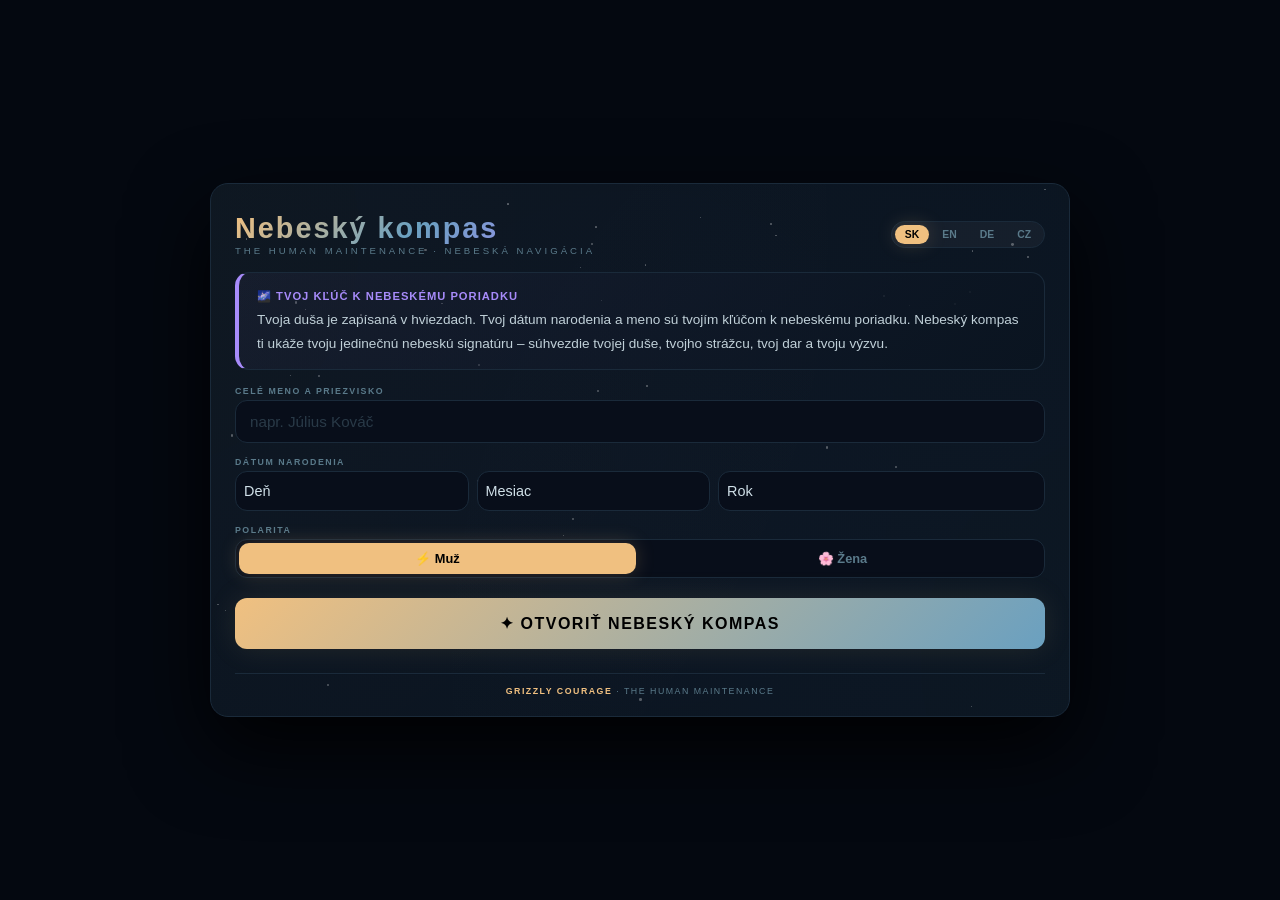
<file: sources/nebesky_kompas.html>
<!DOCTYPE html>
<html lang="sk">
<head>
    <meta charset="UTF-8">
    <meta name="viewport" content="width=device-width, initial-scale=1.0, maximum-scale=1.0, user-scalable=no">
    <title>Nebeský kompas · The Human Maintenance</title>
    <style>
        * { margin: 0; padding: 0; box-sizing: border-box; }
        :root {
            --bg: #040810; --card: #0a1420; --border: #1a2a3a; --text: #d0e0e8;
            --muted: #5a7a8a; --accent1: #f0c080; --accent2: #6aa0c0; --accent3: #a78bfa;
            --radius: 18px;
        }
        body {
            background: var(--bg);
            color: var(--text);
            font-family: -apple-system, BlinkMacSystemFont, "Segoe UI", Roboto, Helvetica, Arial, sans-serif;
            min-height: 100vh;
            display: flex;
            align-items: center;
            justify-content: center;
            padding: 16px;
            -webkit-font-smoothing: antialiased;
            overflow-x: hidden;
        }
        body.female {
            --accent1: #f472b6;
            --accent2: #a78bfa;
            --accent3: #f59e0b;
        }
        .app {
            max-width: 860px;
            width: 100%;
            background: var(--card);
            border-radius: var(--radius);
            border: 1px solid var(--border);
            padding: 28px 24px 20px;
            box-shadow: 0 30px 80px rgba(0,0,0,0.9);
            position: relative;
            overflow: hidden;
        }
        .app::before {
            content: '';
            position: absolute;
            top: -50%;
            left: -50%;
            width: 200%;
            height: 200%;
            background:
                radial-gradient(circle at 20% 30%, rgba(240,192,128,0.02), transparent 50%),
                radial-gradient(circle at 80% 70%, rgba(106,160,192,0.02), transparent 50%),
                radial-gradient(circle at 50% 50%, rgba(167,139,250,0.01), transparent 60%);
            pointer-events: none;
        }
        .stars {
            position: absolute;
            top: 0;
            left: 0;
            width: 100%;
            height: 100%;
            pointer-events: none;
            z-index: 0;
            overflow: hidden;
        }
        .star {
            position: absolute;
            width: 2px;
            height: 2px;
            background: rgba(255,255,255,0.3);
            border-radius: 50%;
            animation: twinkle 3s infinite alternate;
        }
        @keyframes twinkle {
            0% { opacity: 0.1; }
            100% { opacity: 0.8; }
        }

        .header { display: flex; justify-content: space-between; align-items: center; margin-bottom: 16px; flex-wrap: wrap; gap: 8px; position: relative; z-index: 1; }
        .logo h1 { font-size: 1.8rem; font-weight: 700; letter-spacing: 2px; background: linear-gradient(135deg, var(--accent1), var(--accent2), var(--accent3)); -webkit-background-clip: text; -webkit-text-fill-color: transparent; background-clip: text; }
        .logo span { display: block; font-size: 0.6rem; font-weight: 400; color: var(--muted); letter-spacing: 3px; text-transform: uppercase; -webkit-text-fill-color: var(--muted); }
        .lang-selector { display: flex; gap: 3px; background: rgba(255,255,255,0.04); border-radius: 30px; padding: 3px; border: 1px solid var(--border); z-index: 2; position: relative; }
        .lang-selector button { background: transparent; border: none; color: var(--muted); padding: 4px 10px; border-radius: 30px; font-size: 0.65rem; font-weight: 700; cursor: pointer; transition: 0.25s; text-transform: uppercase; }
        .lang-selector button.active { background: var(--accent1); color: #000; box-shadow: 0 0 20px rgba(240,192,128,0.2); }
        .info-box { background: linear-gradient(135deg, rgba(167,139,250,0.05), var(--card)); border: 1px solid var(--border); border-left: 4px solid var(--accent3); border-radius: 14px; padding: 14px 18px; margin-bottom: 16px; color: #c0d0d8; font-size: 0.85rem; line-height: 1.7; position: relative; z-index: 1; }
        .info-box strong { color: var(--accent3); text-transform: uppercase; letter-spacing: 1px; display: block; margin-bottom: 2px; font-size: 0.7rem; }
        .form-section { margin-bottom: 6px; position: relative; z-index: 1; }
        .form-section.hidden { display: none; }
        .form-group { margin-bottom: 14px; }
        .form-group label { display: block; font-size: 0.55rem; text-transform: uppercase; letter-spacing: 1.5px; color: var(--muted); margin-bottom: 4px; font-weight: 600; }
        .form-group input { width: 100%; padding: 12px 14px; background: #080e1a; border: 1px solid var(--border); border-radius: 12px; color: var(--text); font-size: 0.95rem; transition: 0.3s; outline: none; }
        .form-group input:focus { border-color: var(--accent1); box-shadow: 0 0 0 3px rgba(240,192,128,0.1); }
        .form-group input::placeholder { color: var(--muted); opacity: 0.4; }
        .date-row { display: grid; grid-template-columns: 1fr 1fr 1.4fr; gap: 8px; }
        .date-row select { padding: 11px 8px; background: #080e1a; border: 1px solid var(--border); border-radius: 12px; color: var(--text); font-size: 0.9rem; outline: none; transition: 0.3s; appearance: none; -webkit-appearance: none; cursor: pointer; }
        .date-row select:focus { border-color: var(--accent1); box-shadow: 0 0 0 3px rgba(240,192,128,0.1); }
        .gender-toggle { display: flex; gap: 8px; background: #080e1a; border-radius: 12px; padding: 3px; border: 1px solid var(--border); margin-top: 4px; }
        .gender-toggle button { flex: 1; padding: 8px 0; border: none; background: transparent; color: var(--muted); font-size: 0.8rem; font-weight: 600; border-radius: 10px; cursor: pointer; transition: 0.25s; }
        .gender-toggle button.active { background: var(--accent1); color: #000; box-shadow: 0 0 20px rgba(240,192,128,0.2); }
        .btn-primary { width: 100%; padding: 16px; background: linear-gradient(135deg, var(--accent1), var(--accent2)); border: none; border-radius: 12px; color: #000; font-size: 1rem; font-weight: 700; letter-spacing: 1.5px; cursor: pointer; transition: 0.3s; text-transform: uppercase; margin-top: 6px; box-shadow: 0 0 30px rgba(240,192,128,0.1); position: relative; z-index: 1; }
        .btn-primary:hover { transform: scale(1.01); box-shadow: 0 0 50px rgba(240,192,128,0.2); }
        .results-container { display: none; margin-top: 10px; }
        .results-container.active { display: block; animation: fadeIn 0.6s ease; }
        @keyframes fadeIn { 0% { opacity: 0; transform: translateY(20px); } 100% { opacity: 1; transform: translateY(0); } }
        .result-block { background: rgba(255,255,255,0.02); border: 1px solid var(--border); border-radius: 14px; padding: 18px 18px; margin-bottom: 14px; transition: 0.3s; border-left: 3px solid var(--accent3); position: relative; z-index: 1; }
        .result-block .title { font-size: 0.75rem; font-weight: 700; letter-spacing: 1.5px; text-transform: uppercase; color: var(--accent1); margin-bottom: 4px; display: flex; justify-content: space-between; align-items: center; }
        .result-block .title .tag { font-size: 0.5rem; color: var(--muted); background: rgba(255,255,255,0.04); padding: 2px 10px; border-radius: 30px; border: 1px solid var(--border); }
        .result-block .emotion-name { font-size: 0.95rem; font-weight: 700; color: var(--accent1); }
        .result-block .desc { font-size: 0.88rem; line-height: 1.7; color: #c0d0d8; margin: 4px 0; }
        .result-block .detail { font-size: 0.82rem; color: var(--muted); margin: 2px 0; padding-left: 10px; border-left: 2px solid var(--border); }
        .result-block .detail strong { color: var(--accent2); }
        .result-block .highlight-box { background: rgba(240,192,128,0.05); border: 1px solid rgba(240,192,128,0.1); border-radius: 10px; padding: 10px 14px; margin-top: 8px; }
        .result-block .highlight-box .hl-label { font-size: 0.6rem; text-transform: uppercase; letter-spacing: 1px; color: var(--accent1); }
        .result-block .highlight-box .hl-value { font-size: 1.1rem; font-weight: 700; color: var(--accent1); margin-top: 2px; }
        .result-block .highlight-box .hl-desc { font-size: 0.85rem; color: #c0d0d8; margin-top: 4px; }
        .btn-restart { display: block; width: 100%; padding: 12px; background: transparent; border: 1px solid var(--border); border-radius: 12px; color: var(--muted); font-size: 0.8rem; cursor: pointer; transition: 0.3s; text-align: center; margin-top: 8px; position: relative; z-index: 1; }
        .btn-restart:hover { border-color: var(--accent1); color: #fff; }
        .footer { margin-top: 24px; padding-top: 12px; border-top: 1px solid var(--border); text-align: center; font-size: 0.55rem; color: var(--muted); letter-spacing: 1.5px; text-transform: uppercase; position: relative; z-index: 1; }
        .footer strong { color: var(--accent1); font-weight: 600; }
        .seal-badge { display: inline-block; background: rgba(240,192,128,0.1); border: 1px solid var(--accent1); border-radius: 50%; width: 56px; height: 56px; line-height: 56px; text-align: center; font-size: 1.6rem; font-weight: 700; color: var(--accent1); margin: 4px 0; }
        @media (max-width:480px) { .app { padding: 16px 12px 14px; } .logo h1 { font-size: 1.4rem; } .result-block { padding: 14px 12px; } .result-block .desc { font-size: 0.82rem; } .date-row { grid-template-columns: 1fr 1fr 1.2fr; gap: 4px; } .date-row select { padding: 10px 4px; font-size: 0.85rem; } .header { flex-direction: column; align-items: stretch; } .seal-badge { width: 44px; height: 44px; line-height: 44px; font-size: 1.2rem; } }
        .glow-text { color: var(--accent1); font-weight: 600; }
    </style>
</head>
<body>
<div class="app" id="app">
    <div class="stars" id="stars"></div>
    <div class="header">
        <div class="logo"><h1 id="appTitle">Nebeský kompas</h1><span id="subBrand">The Human Maintenance · Nebeská navigácia</span></div>
        <div class="lang-selector" id="langSelector">
            <button class="active" data-lang="sk">SK</button>
            <button data-lang="en">EN</button>
            <button data-lang="de">DE</button>
            <button data-lang="cz">CZ</button>
        </div>
    </div>
    <div class="info-box"><strong>🌌 TVOJ KĽÚČ K NEBESKÉMU PORIADKU</strong><p id="infoText">Tvoja duša je zapísaná v hviezdach. Tvoj dátum narodenia a meno sú tvojím kľúčom k nebeskému poriadku. Nebeský kompas ti ukáže tvoju jedinečnú nebeskú signatúru – súhvezdie tvojej duše, tvojho strážcu, tvoj dar a tvoju výzvu. Žiadne čísla bez významu. Len čisté poznanie.</p></div>
    <div class="form-section" id="formSection">
        <div class="form-group"><label id="lblName">Celé meno a priezvisko</label><input type="text" id="fullName" placeholder="napr. Július Kováč"></div>
        <div class="form-group">
            <label id="lblBirth">Dátum narodenia</label>
            <div class="date-row">
                <select id="birthDay"><option value="" id="optDay">Deň</option></select>
                <select id="birthMonth"><option value="" id="optMonth">Mesiac</option>
                    <option value="1">Január</option><option value="2">Február</option><option value="3">Marec</option><option value="4">Apríl</option><option value="5">Máj</option><option value="6">Jún</option><option value="7">Júl</option><option value="8">August</option><option value="9">September</option><option value="10">Október</option><option value="11">November</option><option value="12">December</option>
                </select>
                <select id="birthYear"><option value="" id="optYear">Rok</option></select>
            </div>
        </div>
        <div class="form-group">
            <label id="lblGender">Polarita</label>
            <div class="gender-toggle" id="genderToggle">
                <button class="active" data-gender="m">⚡ Muž</button>
                <button data-gender="f">🌸 Žena</button>
            </div>
        </div>
        <button class="btn-primary" id="btnStart">✦ Otvoriť nebeský kompas</button>
    </div>
    <div class="results-container" id="resultsContainer"><div id="outputWrapper"></div><button class="btn-restart" id="btnRestart">↺ Nový výpočet</button></div>
    <div class="footer"><strong>Grizzly Courage</strong> · The Human Maintenance</div>
</div>

<script>
(function(){
    'use strict';

    // ================================================================
    // 1. JAZYKY
    // ================================================================
    const LANG = {
        sk: {
            title: 'Nebeský kompas',
            brand: 'The Human Maintenance · Nebeská navigácia',
            info: 'Tvoja duša je zapísaná v hviezdach. Tvoj dátum narodenia a meno sú tvojím kľúčom k nebeskému poriadku. Nebeský kompas ti ukáže tvoju jedinečnú nebeskú signatúru – súhvezdie tvojej duše, tvojho strážcu, tvoj dar a tvoju výzvu.',
            name: 'Celé meno a priezvisko',
            namePlaceholder: 'napr. Július Kováč',
            birth: 'Dátum narodenia',
            optDay: 'Deň',
            optMonth: 'Mesiac',
            optYear: 'Rok',
            gender: 'Polarita',
            male: '⚡ Muž',
            female: '🌸 Žena',
            start: '✦ Otvoriť nebeský kompas',
            restart: '↺ Nový výpočet',
            alert: 'Prosím, vyplň meno a dátum narodenia.',
            labels: {
                signature: '🌌 Tvoja nebeská signatúra',
                seal: '✦ Tvoja nebeská pečať',
                constellation: '⭐ Tvoje súhvezdie duše',
                guardian: '👼 Tvoj strážca',
                challenge: '🔥 Tvoja výzva',
                gift: '🎁 Tvoj dar',
                message: '📜 Nebeský odkaz',
                calendar: '📅 Nebeský kalendár'
            }
        },
        en: {
            title: 'Celestial Compass',
            brand: 'The Human Maintenance · Celestial Navigation',
            info: 'Your soul is written in the stars. Your birth date and name are your key to the celestial order. The Celestial Compass shows your unique celestial signature – your soul constellation, your guardian, your gift, and your challenge.',
            name: 'Full Name',
            namePlaceholder: 'e.g. John Doe',
            birth: 'Date of Birth',
            optDay: 'Day',
            optMonth: 'Month',
            optYear: 'Year',
            gender: 'Polarity',
            male: '⚡ Male',
            female: '🌸 Female',
            start: '✦ Open Celestial Compass',
            restart: '↺ New Calculation',
            alert: 'Please fill in your name and date of birth.',
            labels: {
                signature: '🌌 Your Celestial Signature',
                seal: '✦ Your Celestial Seal',
                constellation: '⭐ Your Soul Constellation',
                guardian: '👼 Your Guardian',
                challenge: '🔥 Your Challenge',
                gift: '🎁 Your Gift',
                message: '📜 Celestial Message',
                calendar: '📅 Celestial Calendar'
            }
        },
        de: {
            title: 'Himmelskompass',
            brand: 'The Human Maintenance · Himmlische Navigation',
            info: 'Deine Seele ist in den Sternen geschrieben. Dein Geburtsdatum und Name sind dein Schlüssel zur himmlischen Ordnung. Der Himmelskompass zeigt deine einzigartige himmlische Signatur – dein Seelensternbild, deinen Wächter, deine Gabe und deine Herausforderung.',
            name: 'Vollständiger Name',
            namePlaceholder: 'z.B. Julius Kováč',
            birth: 'Geburtsdatum',
            optDay: 'Tag',
            optMonth: 'Monat',
            optYear: 'Jahr',
            gender: 'Polarität',
            male: '⚡ Männlich',
            female: '🌸 Weiblich',
            start: '✦ Himmelskompass öffnen',
            restart: '↺ Neue Berechnung',
            alert: 'Bitte geben Sie Namen und Geburtsdatum ein.',
            labels: {
                signature: '🌌 Deine himmlische Signatur',
                seal: '✦ Dein himmlisches Siegel',
                constellation: '⭐ Dein Seelensternbild',
                guardian: '👼 Dein Wächter',
                challenge: '🔥 Deine Herausforderung',
                gift: '🎁 Deine Gabe',
                message: '📜 Himmlische Botschaft',
                calendar: '📅 Himmlischer Kalender'
            }
        },
        cz: {
            title: 'Nebeský kompas',
            brand: 'The Human Maintenance · Nebeská navigace',
            info: 'Tvá duše je zapsána v hvězdách. Tvé datum narození a jméno jsou tvým klíčem k nebeskému řádu. Nebeský kompas ukáže tvou jedinečnou nebeskou signaturu – souhvězdí tvé duše, tvého strážce, tvůj dar a tvou výzvu.',
            name: 'Celé jméno a příjmení',
            namePlaceholder: 'např. Julius Kováč',
            birth: 'Datum narození',
            optDay: 'Den',
            optMonth: 'Měsíc',
            optYear: 'Rok',
            gender: 'Polarita',
            male: '⚡ Muž',
            female: '🌸 Žena',
            start: '✦ Otevřít nebeský kompas',
            restart: '↺ Nový výpočet',
            alert: 'Prosím, vyplň jméno a datum narození.',
            labels: {
                signature: '🌌 Tvá nebeská signatura',
                seal: '✦ Tvá nebeská pečeť',
                constellation: '⭐ Tvé souhvězdí duše',
                guardian: '👼 Tvůj strážce',
                challenge: '🔥 Tvá výzva',
                gift: '🎁 Tvůj dar',
                message: '📜 Nebeský odkaz',
                calendar: '📅 Nebeský kalendář'
            }
        }
    };

    let currentLang = 'sk';
    let currentGender = 'm';

    // ================================================================
    // 2. NUMEROLOGICKÉ FUNKCIE
    // ================================================================
    function numerologySum(str) {
        let sum = 0;
        for (let ch of str) { let d = parseInt(ch); if (!isNaN(d)) sum += d; }
        while (sum > 9 && sum !== 11 && sum !== 22 && sum !== 33) {
            sum = String(sum).split('').reduce((a,b) => parseInt(a)+parseInt(b),0);
        }
        return sum;
    }

    function nameToNumber(name) {
        const map = {'a':1,'á':1,'ä':1,'b':2,'c':3,'č':3,'d':4,'ď':4,'e':5,'é':5,'ě':5,
            'f':6,'g':7,'h':8,'ch':8,'i':9,'í':9,'j':1,'k':2,'l':3,'m':4,'n':5,
            'ň':5,'o':6,'ó':6,'ô':6,'p':7,'q':8,'r':9,'ř':9,'s':1,'š':1,'t':2,
            'ť':2,'u':3,'ú':3,'ů':3,'v':4,'w':5,'x':6,'y':7,'ý':7,'z':8,'ž':8};
        let clean = name.toLowerCase().replace(/[^a-záäčďéěíňóôřšťúůýž]/g,'');
        let sum = 0;
        for (let ch of clean) { if (map[ch]) sum += map[ch]; }
        while (sum > 9 && sum !== 11 && sum !== 22 && sum !== 33) {
            sum = String(sum).split('').reduce((a,b) => parseInt(a)+parseInt(b),0);
        }
        return sum;
    }

    function getVowelsSum(name) {
        const vowels = 'aeiouyáäéíóôúý';
        let sum = 0;
        let clean = name.toLowerCase().replace(/[^a-záäčďéěíňóôřšťúůýž]/g,'');
        for (let ch of clean) {
            if (vowels.includes(ch)) {
                const map = {'a':1,'á':1,'ä':1,'e':5,'é':5,'ě':5,'i':9,'í':9,'o':6,'ó':6,'ô':6,'u':3,'ú':3,'ů':3,'y':7,'ý':7};
                sum += map[ch] || 0;
            }
        }
        while (sum > 9 && sum !== 11 && sum !== 22 && sum !== 33) {
            sum = String(sum).split('').reduce((a,b) => parseInt(a)+parseInt(b),0);
        }
        return sum;
    }

    function getConsonantsSum(name) {
        const vowels = 'aeiouyáäéíóôúý';
        let sum = 0;
        let clean = name.toLowerCase().replace(/[^a-záäčďéěíňóôřšťúůýž]/g,'');
        for (let ch of clean) {
            if (!vowels.includes(ch)) {
                const map = {'b':2,'c':3,'č':3,'d':4,'ď':4,'f':6,'g':7,'h':8,'ch':8,'j':1,'k':2,'l':3,'m':4,'n':5,'ň':5,'p':7,'q':8,'r':9,'ř':9,'s':1,'š':1,'t':2,'ť':2,'v':4,'w':5,'x':6,'z':8,'ž':8};
                sum += map[ch] || 0;
            }
        }
        while (sum > 9 && sum !== 11 && sum !== 22 && sum !== 33) {
            sum = String(sum).split('').reduce((a,b) => parseInt(a)+parseInt(b),0);
        }
        return sum;
    }

    function getAdjustedDate(year, month, day, daysOffset) {
        const d = new Date(year, month - 1, day);
        d.setDate(d.getDate() + daysOffset);
        const y = d.getFullYear();
        const m = String(d.getMonth() + 1).padStart(2, '0');
        const dd = String(d.getDate()).padStart(2, '0');
        return `${y}${m}${dd}`;
    }

    function getBirthdayNumber(day) { return numerologySum(String(day)); }
    function getChallenge(day, month) { return numerologySum(String(Math.abs(day - month))); }
    function getMaturity(lifePath, destiny) { return numerologySum(String(lifePath + destiny)); }
    function getSubconsciousSelf(name) { return getConsonantsSum(name); }
    function getKarmicDebt(number) {
        const debts = [13,14,16,19];
        let debt = null;
        if (number === 13 || number === 14 || number === 16 || number === 19) debt = number;
        if (!debt) {
            let temp = number;
            while (temp > 9 && temp !== 11 && temp !== 22 && temp !== 33) {
                const s = String(temp);
                if (s.length === 2) {
                    const a = parseInt(s[0]), b = parseInt(s[1]);
                    const sum = a + b;
                    if (sum === 13 || sum === 14 || sum === 16 || sum === 19) { debt = sum; break; }
                    temp = sum;
                } else break;
            }
        }
        return debt;
    }

    function getPersonalYear(day, month, year) {
        const curYear = new Date().getFullYear();
        return numerologySum(String(day) + String(month) + String(curYear));
    }

    // ================================================================
    // 3. NEBESKÉ DATABÁZY
    // ================================================================

    // 12 súhvezdí + 12 ďalších (24 celkom)
    const CONSTELLATIONS = [
        { name: 'Andromeda', desc: 'Si ako princezná pripútaná k skale – slobodná, ale obmedzená. Tvoja cesta je o oslobodení sa od minulosti a o tom, že si dovolíš byť zachránená – aj sama sebou.', shadow: 'Občas sa cítiš obeťou okolností, aj keď máš moc ich zmeniť.' },
        { name: 'Cassiopeia', desc: 'Si kráľovná na tróne. Nečakáš, kým sa ti niečo stane – ty si tvoríš svoj vlastný osud. Tvoja sila je v tom, že vieš, čo chceš, a nejdeš za tým agresívne, ale s noblesou a vnútornou istotou.', shadow: 'Občas sa môžeš zdať neprístupný alebo chladný – ale pod tým je obrovská citlivosť.' },
        { name: 'Orion', desc: 'Si lovec. Tvoja cesta je o hľadaní a objavovaní. Nebojíš sa tmy, práve naopak – si v nej ako doma. Tvoja sila je v tom, že vidíš veci, ktoré ostatní prehliadajú.', shadow: 'Tvoja potreba byť nezávislý ťa občas izoluje od ostatných.' },
        { name: 'Pegasus', desc: 'Si okrídlený kôň. Tvoja duša túži po slobode a tvorivosti. Nesieš v sebe inšpiráciu, ktorá môže zmeniť svet – ale musíš sa naučiť pristáť a byť prítomný.', shadow: 'Občas unikáš do snov a ideálov, namiesto toho, aby si čelil realite.' },
        { name: 'Lyra', desc: 'Si lýra – nástroj, ktorý prináša harmóniu. Tvoj dar je v tom, že dokážeš upokojiť búrky okolo seba. Tvoja prítomnosť je liečivá – keď sa rozhodneš byť prítomný.', shadow: 'Tvoja citlivosť ťa občas robí zraniteľným a uzatváraš sa do seba.' },
        { name: 'Draco', desc: 'Si strážca pokladov. Tvoja cesta je o ochrane toho, čo je cenné – nielen materiálne, ale aj duchovné. Tvoja sila je v tvojej vytrvalosti a oddanosti.', shadow: 'Tvoja potreba chrániť sa občas mení na kontrolu a nedôveru.' },
        { name: 'Hercules', desc: 'Si hrdina. Tvoja cesta je o prekonávaní prekážok a napĺňaní svojho osudu. Tvoja sila je v tvojej odvahe a sile – ale aj v tom, že sa nebojíš požiadať o pomoc.', shadow: 'Občas sa cítiš, že všetko musíš zvládnuť sám – a to ťa vyčerpáva.' },
        { name: 'Aquila', desc: 'Si orol. Tvoj pohľad siaha ďaleko, vidíš súvislosti, ktoré ostatní prehliadajú. Tvoja cesta je o tom, aby si svoju jasnosť použil na dobro – nie na kritiku.', shadow: 'Tvoja bystrosť sa občas mení na cynizmus a odstup.' },
        { name: 'Cygnus', desc: 'Si labuť. Tvoja krása je v tvojej jemnosti a elegancii. Nenesieš sa ťažkopádne – ľahko prechádzaš životom. Tvoja cesta je o tom, aby si sa naučil prijímať komplimenty a lásku.', shadow: 'Občas sa skrývaš pred svetom, aby si nemusel čeliť jeho drsnosti.' },
        { name: 'Perseus', desc: 'Si bojovník, ktorý prekonáva nemožné. Tvoja cesta je o tom, aby si čelil svojim démonom – a vyhral. Tvoja sila je v tom, že sa nevzdávaš.', shadow: 'Tvoja vytrvalosť sa občas mení na tvrdohlavosť a slepú snahu.' },
        { name: 'Ursa Major', desc: 'Si veľký medveď – sila a ochrana. Tvoja cesta je o tom, aby si chránil tých, ktorých miluješ, a zároveň si dovolil byť chránený. Tvoja sila je v tvojej stabilite.', shadow: 'Tvoja ochranárska povaha ťa občas robí prehnane starostlivým.' },
        { name: 'Leo', desc: 'Si lev – kráľ zvierat. Tvoja cesta je o vedení a inšpirácii. Tvoja sila je v tom, že si prirodzený vodca – ale musíš sa naučiť viesť aj seba.', shadow: 'Tvoja potreba byť v strede pozornosti ťa občas robí povrchným.' },
        { name: 'Virgo', desc: 'Si panna – čistota a služba. Tvoja cesta je o tom, aby si slúžil druhým bez straty seba. Tvoja sila je v tvojej obetavosti a čistote úmyslov.', shadow: 'Tvoja snaha o dokonalosť ťa občas robí príliš kritickým voči sebe.' },
        { name: 'Libra', desc: 'Si váhy – rovnováha a spravodlivosť. Tvoja cesta je o hľadaní harmónie vo vzťahoch aj v sebe. Tvoja sila je v tvojom zmysle pre spravodlivosť.', shadow: 'Tvoja túžba po harmónii ťa občas robí nerozhodným a závislým na názoroch iných.' },
        { name: 'Scorpio', desc: 'Si škorpión – intenzita a transformácia. Tvoja cesta je o hlbokých premenách a pochopení tajomstiev života. Tvoja sila je v tvojej hĺbke a vášni.', shadow: 'Tvoja intenzita ťa občas robí tajnostkárskym a nedôverčivým.' },
        { name: 'Sagittarius', desc: 'Si strelec – hľadanie a objavovanie. Tvoja cesta je o cestovaní – nielen fyzickom, ale aj duchovnom. Tvoja sila je v tvojej zvedavosti a optimizme.', shadow: 'Tvoja túžba po slobode ťa občas robí nezodpovedným a nestálym.' },
        { name: 'Capricorn', desc: 'Si kozorožec – ambícia a vytrvalosť. Tvoja cesta je o dosahovaní vrcholov – ale musíš sa naučiť užívať si cestu, nielen cieľ.', shadow: 'Tvoja ambicióznosť ťa občas robí prácne závislým a chladným.' },
        { name: 'Aquarius', desc: 'Si vodnár – originalita a vízia. Tvoja cesta je o prinášaní nových myšlienok do sveta. Tvoja sila je v tvojej nezávislosti a schopnosti vidieť budúcnosť.', shadow: 'Tvoja originalita ťa občas robí excentrickým a nepochopeným.' },
        { name: 'Pisces', desc: 'Si ryba – citlivosť a hĺbka. Tvoja cesta je o prepojení s duchovným svetom. Tvoja sila je v tvojej empatii a kreativite.', shadow: 'Tvoja citlivosť ťa občas robí príliš emocionálnym a utekáš do fantázie.' },
        { name: 'Aries', desc: 'Si baran – odvaha a iniciatíva. Tvoja cesta je o začatí nových vecí. Tvoja sila je v tom, že sa nebojíš ísť prvý.', shadow: 'Tvoja impulzívnosť ťa občas robí netrpezlivým a agresívnym.' },
        { name: 'Taurus', desc: 'Si býk – stabilita a vytrvalosť. Tvoja cesta je o budovaní pevných základov. Tvoja sila je v tvojej spoľahlivosti a trpezlivosti.', shadow: 'Tvoja tvrdohlavosť ťa občas robí nepružným a uzavretým voči zmene.' },
        { name: 'Gemini', desc: 'Si dvojičky – komunikácia a zvedavosť. Tvoja cesta je o spájaní zdanlivo nesúvisiacich vecí. Tvoja sila je v tvojej flexibilite a inteligencii.', shadow: 'Tvoja neustála zmena nálad ťa občas robí nespoľahlivým.' },
        { name: 'Cancer', desc: 'Si rak – starostlivosť a rodina. Tvoja cesta je o ochrane a výžive. Tvoja sila je v tvojej empatii a láske.', shadow: 'Tvoja prehnaná starostlivosť ťa občas robí prehnane ochranárskym.' },
        { name: 'Ophiuchus', desc: 'Si hadia nosič – liečiteľ a transformátor. Tvoja cesta je o liečení a prekonávaní vlastných tieňov. Tvoja sila je v tvojej schopnosti uzdravovať.', shadow: 'Tvoja potreba liečiť iných ťa občas robí zabúdajúcim na seba.' }
    ];

    // 10 archanjelov (strážcov)
    const GUARDIANS = {
        1: { name: 'Michael', desc: 'Archanjel ochrany a sily. Tvoj dar je odvaha a schopnosť stáť si za svojím. Tvoja výzva je naučiť sa, že sila nie je v ovládaní, ale v ochrane.', sign: 'Si tu preto, aby si chránil slabších a prinášal svetlo do temnoty.' },
        2: { name: 'Gabriel', desc: 'Archanjel posolstva a zjavení. Tvoj dar je komunikácia a schopnosť počuť jemné hlasy. Tvoja výzva je naučiť sa, že nie všetky správy sú určené tebe – niekedy si len posol.', sign: 'Si tu preto, aby si prinášal posolstvá, ktoré menia životy.' },
        3: { name: 'Raphael', desc: 'Archanjel liečenia. Tvoj dar je uzdravovať – seba aj iných. Tvoja výzva je naučiť sa, že aj liečiteľ potrebuje liečenie.', sign: 'Si tu preto, aby si prinášal uzdravenie tam, kde je bolesť.' },
        4: { name: 'Uriel', desc: 'Archanjel múdrosti a osvietenia. Tvoj dar je vidieť pravdu, aj keď je skrytá. Tvoja výzva je naučiť sa, že nie všetka pravda sa dá vysloviť – niekedy ju treba len žiť.', sign: 'Si tu preto, aby si prinášal svetlo do najtemnejších miest.' },
        5: { name: 'Raguel', desc: 'Archanjel spravodlivosti a rovnováhy. Tvoj dar je vidieť nespravodlivosť a vedieť, čo je správne. Tvoja výzva je nebyť príliš tvrdý na seba ani na iných.', sign: 'Si tu preto, aby si udržiaval rovnováhu vo svete.' },
        6: { name: 'Sariel', desc: 'Archanjel vedenia a stráženia duší. Tvoj dar je vnímať duchovné dimenzie a viesť iných. Tvoja výzva je naučiť sa, že nie každý chce byť vedený – niekedy treba len byť.', sign: 'Si tu preto, aby si sprevádzal duše na ich ceste.' },
        7: { name: 'Remiel', desc: 'Archanjel nádeje a vzkriesenia. Tvoj dar je prinášať nádej tam, kde je beznádej. Tvoja výzva je naučiť sa, že aj ty si zaslúžiš nádej.', sign: 'Si tu preto, aby si prinášal nový život tam, kde je koniec.' },
        8: { name: 'Zadkiel', desc: 'Archanjel milosrdenstva a odpustenia. Tvoj dar je odpúšťať – sebe aj iným. Tvoja výzva je naučiť sa, že odpustenie nie je slabosť, ale najvyššia sila.', sign: 'Si tu preto, aby si učil ľudí odpúšťať.' },
        9: { name: 'Haniel', desc: 'Archanjel krásy a radosti. Tvoj dar je vidieť krásu vo všetkom. Tvoja výzva je naučiť sa, že krása nie je povrchná – je to prejav božského poriadku.', sign: 'Si tu preto, aby si prinášal radosť a krásu do sveta.' }
    };

    // Výzvy (1-9)
    const CHALLENGES = {
        1: 'Naučiť sa, že nie si stredobodom sveta. Tvoja sila je v spolupráci, nie v samote.',
        2: 'Naučiť sa, že aj tvoj hlas má váhu. Nie je to ego – je to tvoja pravda.',
        3: 'Naučiť sa, že radosť nie je povinnosť. Je to dar – a môžeš ho prijať aj bez masky.',
        4: 'Naučiť sa, že chaos nie je nepriateľ. Je to priestor pre nové.',
        5: 'Naučiť sa, že sloboda nie je v úteku. Je v prijatí.',
        6: 'Naučiť sa, že láska začína pri tebe. Nie je to sebectvo – je to nutnosť.',
        7: 'Naučiť sa, že nie všetko sa dá pochopiť. A to je v poriadku.',
        8: 'Naučiť sa, že tvoja hodnota nie je v tom, čo dokážeš. Je v tom, kto si.',
        9: 'Naučiť sa, že aj ty potrebuješ pomoc. Nie je to slabosť – je to ľudskosť.'
    };

    // Dary (1-9)
    const GIFTS = {
        1: 'Dar nezávislosti – vieš stáť sám za seba. Tvoja sila je v tom, že nepotrebuješ nikoho, aby si bol celistvý.',
        2: 'Dar citlivosti – vnímaš veci, ktoré ostatní prehliadajú. Tvoja sila je v jemnosti a porozumení.',
        3: 'Dar kreativity – tvoríš nové svety myšlienkami. Tvoja sila je v tom, že vieš inšpirovať druhých.',
        4: 'Dar disciplíny – vieš, že tvrdá práca prináša ovocie. Tvoja sila je vo vytrvalosti.',
        5: 'Dar slobody – si slobodný duch, ktorý neznáša obmedzenia. Tvoja sila je v odvahe žiť podľa svojich pravidiel.',
        6: 'Dar starostlivosti – tvoja láska a empatia liečia tých, ktorí sú okolo teba. Tvoja sila je v tvojom srdci.',
        7: 'Dar múdrosti – vidíš hlbšie súvislosti, ktoré ostatní nevidia. Tvoja sila je v tvojej introspekcii.',
        8: 'Dar sily – si nezlomný. Tvoja sila je v tom, že sa nikdy nevzdávaš.',
        9: 'Dar súcitu – vidíš bolesť sveta a chceš ju liečiť. Tvoja sila je v tvojej empatii.'
    };

    // Nebeské odkazy (1-9)
    const MESSAGES = {
        1: 'Tvoja cesta nie je o tom, čo dosiahneš – ale o tom, kým sa pri tom staneš.',
        2: 'Nie je hanba požiadať o pomoc. Aj najväčší hrdinovia mali svojich spojencov.',
        3: 'Radosť nie je niečo, čo hľadáš – je to niečo, čo vytváraš svojou prítomnosťou.',
        4: 'Každý krok, aj ten najmenší, ťa posúva k tvojmu cieľu. Nevzdávaj sa.',
        5: 'Sloboda nie je v tom, že nemáš čo stratiť – ale v tom, že máš čo žiť.',
        6: 'Láska nie je o tom, čo dávaš – ale o tom, čím sa stávaš, keď dávaš.',
        7: 'Nie všetko sa dá pochopiť. A to je v poriadku. Niekedy treba len dôverovať.',
        8: 'Tvoja hodnota nie je v tvojich úspechoch. Je v tvojej bytosti.',
        9: 'Najväčšia sila je v pokore. A najväčšia pokora je v láske.'
    };

    // Výpočet súhvezdia podľa dátumu
    function getConstellation(day, month) {
        // 24 súhvezdí, každé cca 15 dní
        const idx = ((month - 1) * 30 + day) % 24;
        return CONSTELLATIONS[idx] || CONSTELLATIONS[0];
    }

    // ================================================================
    // 4. GENERÁTOR PROFILU
    // ================================================================
    function getCelestialProfile(name, day, month, year) {
        const birthStr = `${year}${String(month).padStart(2,'0')}${String(day).padStart(2,'0')}`;
        const designStr = getAdjustedDate(year, month, day, -88);

        const lifePath = numerologySum(birthStr);
        const design = numerologySum(designStr);
        const destiny = nameToNumber(name);
        const soul = getVowelsSum(name);
        const personality = getConsonantsSum(name);
        const birthday = getBirthdayNumber(day);
        const challenge = getChallenge(day, month);
        const maturity = getMaturity(lifePath, destiny);
        const subconscious = getSubconsciousSelf(name);
        const karmicDebt = getKarmicDebt(lifePath) || getKarmicDebt(destiny);

        const personalYear = getPersonalYear(day, month, year);

        // Nebeská pečať – kombinácia životnej cesty a designu
        const sealNum = numerologySum(String(lifePath * 7 + design * 13 + personalYear));

        // Súhvezdie podľa dátumu
        const constellation = getConstellation(day, month);

        // Strážca podľa životnej cesty
        const guardian = GUARDIANS[lifePath] || GUARDIANS[1];

        // Výzva podľa challenge
        const challengeText = CHALLENGES[challenge] || CHALLENGES[1];

        // Dar podľa soul (duše)
        const gift = GIFTS[soul] || GIFTS[1];

        // Odkaz podľa maturity
        const message = MESSAGES[maturity] || MESSAGES[1];

        return {
            lifePath,
            design,
            sealNum,
            constellation,
            guardian,
            challenge: challengeText,
            gift,
            message,
            name,
            day, month, year,
            personalYear,
            destiny,
            soul,
            personality
        };
    }

    // ================================================================
    // 5. ZOBRAZENIE VÝSLEDKOV
    // ================================================================
    function getFullOutput(name, day, month, year, gender) {
        const profile = getCelestialProfile(name, day, month, year);
        const t = LANG[currentLang];

        const genderLabel = gender === 'm' ? 'muž' : 'žena';

        return `
            <div class="result-block" style="border-left-color: var(--accent1);">
                <div class="title">${t.labels.signature} <span class="tag">${profile.lifePath}.${profile.design}</span></div>
                <p class="desc">Tvoja duša je zapísaná v hviezdach. Tvoj dátum narodenia je tvoj kľúč k nebeskému poriadku.</p>
                <div class="detail"><strong>Životná cesta:</strong> ${profile.lifePath} – tvoj základný smer</div>
                <div class="detail"><strong>Podvedomá vrstva:</strong> ${profile.design} – tvoje vrodené vzorce</div>
                <div class="detail"><strong>Nebeská pečať:</strong> <span class="glow-text">${profile.sealNum}</span></div>
            </div>

            <div class="result-block" style="border-left-color: var(--accent1);">
                <div class="title">${t.labels.seal} <span class="tag">tvoj kód</span></div>
                <div style="text-align:center;margin:4px 0;">
                    <span class="seal-badge">${profile.sealNum}</span>
                </div>
                <p class="desc">Tvoja nebeská pečať je <span class="glow-text">${profile.sealNum}</span>. Je to tvoja osobná vibračná frekvencia – tvoj podpis vo vesmíre. Nie je to tvoj "osud" – je to tvoja výzva a zároveň tvoj dar.</p>
                <div class="highlight-box">
                    <div class="hl-label">✦ Význam pečate</div>
                    <div class="hl-desc">Číslo ${profile.sealNum} nesie energiu ${['sily','harmónie','tvorivosti','stability','slobody','lásky','múdrosti','moci','súcitu'][(profile.sealNum-1)%9]}. V tvojom živote sa prejavuje ako ${['odvaha a nezávislosť','citlivosť a spolupráca','radosť a kreativita','disciplína a vytrvalosť','dobrodružstvo a zmena','starostlivosť a zodpovednosť','hĺbka a múdrosť','sila a ambícia','empatia a humanizmus'][(profile.sealNum-1)%9]}.</div>
                </div>
            </div>

            <div class="result-block" style="border-left-color: var(--accent2);">
                <div class="title">${t.labels.constellation} <span class="tag">tvoja hviezda</span></div>
                <p class="desc"><span class="glow-text">${profile.constellation.name}</span></p>
                <p class="desc">${profile.constellation.desc}</p>
                <div class="detail"><strong>Tvoj tieň:</strong> ${profile.constellation.shadow}</div>
            </div>

            <div class="result-block" style="border-left-color: var(--accent3);">
                <div class="title">${t.labels.guardian} <span class="tag">tvoj strážca</span></div>
                <p class="desc"><span class="glow-text">${profile.guardian.name}</span></p>
                <p class="desc">${profile.guardian.desc}</p>
                <div class="detail"><strong>✧ Jeho posolstvo:</strong> ${profile.guardian.sign}</div>
            </div>

            <div class="result-block" style="border-left-color: #f5c842;">
                <div class="title">${t.labels.challenge} <span class="tag">tvoja výzva</span></div>
                <p class="desc">${profile.challenge}</p>
            </div>

            <div class="result-block" style="border-left-color: #10b981;">
                <div class="title">${t.labels.gift} <span class="tag">tvoj dar</span></div>
                <p class="desc">${profile.gift}</p>
            </div>

            <div class="result-block" style="border-left-color: var(--accent1); background: rgba(240,192,128,0.02);">
                <div class="title">${t.labels.message} <span class="tag">odkaz z nebies</span></div>
                <p class="desc" style="font-size:1.05rem;font-style:italic;color:var(--accent1);">“${profile.message}”</p>
            </div>

            <div class="result-block" style="border-left-color: var(--muted);">
                <div class="title">${t.labels.calendar} <span class="tag">364 dní</span></div>
                <p class="desc">Tvoj osobný deň v nebeskom kalendári je <span class="glow-text">${(profile.day + profile.month * 30) % 364}</span>. Nebeský kalendár má 364 dní – presne 52 týždňov. Je to kalendár poriadku, nie chaosu. Tvoj deň ti ukazuje, kde si v tomto cykle.</p>
            </div>
        `;
    }

    // ================================================================
    // 6. APP – RIADIACA LOGIKA
    // ================================================================
    const app = {
        init() {
            this.cacheDom();
            this.bindEvents();
            this.populateDates();
            this.updateLanguage('sk');
            this.createStars();
            document.body.className = document.querySelector('.gender-toggle .active')?.dataset?.gender === 'f' ? 'female' : '';
        },
        cacheDom() {
            this.dom = {
                langButtons: document.querySelectorAll('#langSelector button'),
                fullName: document.getElementById('fullName'),
                birthDay: document.getElementById('birthDay'),
                birthMonth: document.getElementById('birthMonth'),
                birthYear: document.getElementById('birthYear'),
                genderButtons: document.querySelectorAll('.gender-toggle button'),
                btnStart: document.getElementById('btnStart'),
                btnRestart: document.getElementById('btnRestart'),
                formSection: document.getElementById('formSection'),
                resultsContainer: document.getElementById('resultsContainer'),
                outputWrapper: document.getElementById('outputWrapper'),
                infoText: document.getElementById('infoText'),
                appTitle: document.getElementById('appTitle'),
                subBrand: document.getElementById('subBrand'),
                stars: document.getElementById('stars'),
            };
            this.gender = 'm';
            this.lang = 'sk';
        },
        createStars() {
            const container = this.dom.stars;
            for (let i = 0; i < 60; i++) {
                const star = document.createElement('div');
                star.className = 'star';
                star.style.left = Math.random() * 100 + '%';
                star.style.top = Math.random() * 100 + '%';
                star.style.animationDelay = Math.random() * 5 + 's';
                star.style.animationDuration = (2 + Math.random() * 3) + 's';
                star.style.width = (1 + Math.random() * 2) + 'px';
                star.style.height = star.style.width;
                container.appendChild(star);
            }
        },
        bindEvents() {
            this.dom.langButtons.forEach(btn => {
                btn.addEventListener('click', () => { this.updateLanguage(btn.dataset.lang); });
            });
            this.dom.genderButtons.forEach(btn => {
                btn.addEventListener('click', () => {
                    this.dom.genderButtons.forEach(b => b.classList.remove('active'));
                    btn.classList.add('active');
                    this.gender = btn.dataset.gender;
                    document.body.className = this.gender === 'f' ? 'female' : '';
                });
            });
            this.dom.btnStart.addEventListener('click', () => this.startAnalysis());
            this.dom.btnRestart.addEventListener('click', () => this.restart());
            this.dom.fullName.addEventListener('keydown', (e) => { if (e.key === 'Enter') this.startAnalysis(); });
        },
        populateDates() {
            const daySel = this.dom.birthDay;
            if (daySel.options.length <= 1) {
                for (let i = 1; i <= 31; i++) { const opt = document.createElement('option'); opt.value = i; opt.textContent = i; daySel.appendChild(opt); }
            }
            const yearSel = this.dom.birthYear;
            if (yearSel.options.length <= 1) {
                const curYear = new Date().getFullYear();
                for (let y = curYear; y >= 1920; y--) { const opt = document.createElement('option'); opt.value = y; opt.textContent = y; yearSel.appendChild(opt); }
            }
        },
        updateLanguage(lang) {
            this.lang = lang;
            const t = LANG[lang] || LANG.sk;
            this.dom.appTitle.textContent = t.title;
            this.dom.subBrand.textContent = t.brand;
            this.dom.infoText.textContent = t.info;
            document.getElementById('lblName').textContent = t.name;
            document.getElementById('fullName').placeholder = t.namePlaceholder;
            document.getElementById('lblBirth').textContent = t.birth;
            document.getElementById('optDay').textContent = t.optDay;
            document.getElementById('optMonth').textContent = t.optMonth;
            document.getElementById('optYear').textContent = t.optYear;
            document.getElementById('lblGender').textContent = t.gender;
            this.dom.genderButtons.forEach(btn => {
                if (btn.dataset.gender === 'm') btn.textContent = t.male;
                else btn.textContent = t.female;
            });
            this.dom.btnStart.textContent = t.start;
            this.dom.btnRestart.textContent = t.restart;
            this.dom.langButtons.forEach(btn => { btn.classList.toggle('active', btn.dataset.lang === lang); });
        },
        startAnalysis() {
            const name = this.dom.fullName.value.trim();
            const day = parseInt(this.dom.birthDay.value);
            const month = parseInt(this.dom.birthMonth.value);
            const year = parseInt(this.dom.birthYear.value);
            if (!name || !day || !month || !year) { alert(LANG[this.lang].alert); return; }

            const html = getFullOutput(name, day, month, year, this.gender);
            this.dom.outputWrapper.innerHTML = html;
            this.dom.formSection.style.display = 'none';
            this.dom.resultsContainer.classList.add('active');

            const targetEl = this.dom.resultsContainer;
            const rect = targetEl.getBoundingClientRect();
            const targetPos = rect.top + window.pageYOffset - 80;
            window.scrollTo({ top: targetPos, behavior: 'smooth' });
        },
        restart() {
            this.dom.resultsContainer.classList.remove('active');
            this.dom.formSection.style.display = 'block';
            this.dom.outputWrapper.innerHTML = '';
            window.scrollTo({ top: 0, behavior: 'smooth' });
        }
    };
    document.addEventListener('DOMContentLoaded', () => app.init());
    window.app = app;
})();
</script>
</body>
</html>
</file>
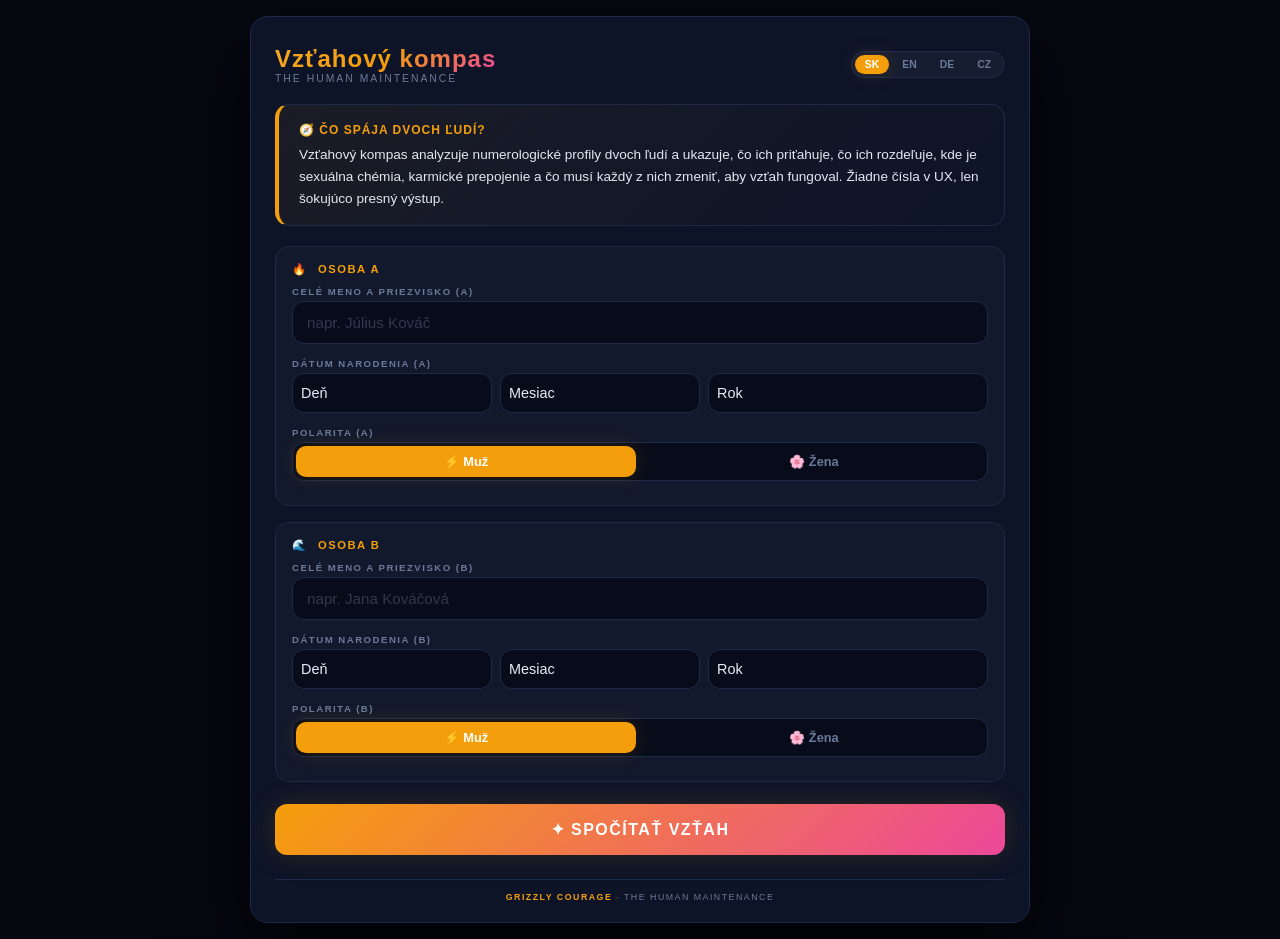
<file: sources/vztahovy_kompas.html>
<!DOCTYPE html>
<html lang="sk">
<head>
    <meta charset="UTF-8">
    <meta name="viewport" content="width=device-width, initial-scale=1.0, maximum-scale=1.0, user-scalable=no">
    <title>Vzťahový kompas · The Human Maintenance</title>
    <style>
        * {
            margin: 0;
            padding: 0;
            box-sizing: border-box;
        }

        :root {
            --bg: #060810;
            --card: #0d1428;
            --border: #1e2a4a;
            --text: #e8edf5;
            --muted: #6a7a9a;
            --accent: #f59e0b;
            --accent2: #ec4899;
            --glow: rgba(245, 158, 11, 0.15);
            --glow2: rgba(236, 72, 153, 0.15);
            --radius: 18px;
        }

        body {
            background: var(--bg);
            color: var(--text);
            font-family: -apple-system, BlinkMacSystemFont, "Segoe UI", Roboto, Helvetica, Arial, sans-serif;
            min-height: 100vh;
            display: flex;
            align-items: center;
            justify-content: center;
            padding: 16px;
            -webkit-font-smoothing: antialiased;
        }

        .app {
            max-width: 780px;
            width: 100%;
            background: var(--card);
            border-radius: var(--radius);
            border: 1px solid var(--border);
            padding: 28px 24px 20px;
            box-shadow: 0 30px 80px rgba(0, 0, 0, 0.8);
            position: relative;
            overflow: hidden;
        }

        .header {
            display: flex;
            justify-content: space-between;
            align-items: center;
            margin-bottom: 20px;
            flex-wrap: wrap;
            gap: 8px;
        }

        .logo h1 {
            font-size: 1.5rem;
            font-weight: 700;
            letter-spacing: 1px;
            background: linear-gradient(135deg, #f5a623, var(--accent), var(--accent2));
            -webkit-background-clip: text;
            -webkit-text-fill-color: transparent;
            background-clip: text;
        }

        .logo span {
            display: block;
            font-size: 0.65rem;
            font-weight: 400;
            color: var(--muted);
            letter-spacing: 2px;
            text-transform: uppercase;
            -webkit-text-fill-color: var(--muted);
        }

        .lang-selector {
            display: flex;
            gap: 3px;
            background: rgba(255, 255, 255, 0.04);
            border-radius: 30px;
            padding: 3px;
            border: 1px solid var(--border);
        }

        .lang-selector button {
            background: transparent;
            border: none;
            color: var(--muted);
            padding: 4px 10px;
            border-radius: 30px;
            font-size: 0.65rem;
            font-weight: 700;
            cursor: pointer;
            transition: 0.25s;
            text-transform: uppercase;
        }

        .lang-selector button.active {
            background: var(--accent);
            color: #fff;
            box-shadow: 0 0 20px var(--glow);
        }

        .info-box {
            background: linear-gradient(135deg, rgba(245, 158, 11, 0.06), var(--card));
            border: 1px solid var(--border);
            border-left: 4px solid var(--accent);
            border-radius: 14px;
            padding: 16px 20px;
            margin-bottom: 20px;
            color: #e2e8f0;
            font-size: 0.85rem;
            line-height: 1.6;
        }

        .info-box strong {
            color: var(--accent);
            text-transform: uppercase;
            letter-spacing: 1px;
            display: block;
            margin-bottom: 4px;
            font-size: 0.75rem;
        }

        .form-section {
            margin-bottom: 6px;
        }

        .form-section.hidden {
            display: none;
        }

        .form-group {
            margin-bottom: 14px;
        }

        .form-group label {
            display: block;
            font-size: 0.6rem;
            text-transform: uppercase;
            letter-spacing: 1.5px;
            color: var(--muted);
            margin-bottom: 4px;
            font-weight: 600;
        }

        .form-group input {
            width: 100%;
            padding: 12px 14px;
            background: #080c1a;
            border: 1px solid var(--border);
            border-radius: 12px;
            color: var(--text);
            font-size: 0.95rem;
            transition: 0.3s;
            outline: none;
        }

        .form-group input:focus {
            border-color: var(--accent);
            box-shadow: 0 0 0 3px var(--glow);
        }

        .form-group input::placeholder {
            color: var(--muted);
            opacity: 0.4;
        }

        .person-block {
            background: rgba(255, 255, 255, 0.02);
            border: 1px solid var(--border);
            border-radius: 14px;
            padding: 16px 16px 10px;
            margin-bottom: 16px;
        }

        .person-block .person-title {
            font-size: 0.7rem;
            font-weight: 700;
            text-transform: uppercase;
            letter-spacing: 1.5px;
            color: var(--accent);
            margin-bottom: 10px;
        }

        .person-block .person-title .icon {
            margin-right: 6px;
        }

        .date-row {
            display: grid;
            grid-template-columns: 1fr 1fr 1.4fr;
            gap: 8px;
        }

        .date-row select {
            padding: 11px 8px;
            background: #080c1a;
            border: 1px solid var(--border);
            border-radius: 12px;
            color: var(--text);
            font-size: 0.9rem;
            outline: none;
            transition: 0.3s;
            appearance: none;
            -webkit-appearance: none;
            cursor: pointer;
        }

        .date-row select:focus {
            border-color: var(--accent);
            box-shadow: 0 0 0 3px var(--glow);
        }

        .gender-toggle {
            display: flex;
            gap: 8px;
            background: #080c1a;
            border-radius: 12px;
            padding: 3px;
            border: 1px solid var(--border);
            margin-top: 4px;
        }

        .gender-toggle button {
            flex: 1;
            padding: 8px 0;
            border: none;
            background: transparent;
            color: var(--muted);
            font-size: 0.8rem;
            font-weight: 600;
            border-radius: 10px;
            cursor: pointer;
            transition: 0.25s;
        }

        .gender-toggle button.active {
            background: var(--accent);
            color: #fff;
            box-shadow: 0 0 20px var(--glow);
        }

        .btn-primary {
            width: 100%;
            padding: 16px;
            background: linear-gradient(135deg, var(--accent), var(--accent2));
            border: none;
            border-radius: 12px;
            color: #fff;
            font-size: 1rem;
            font-weight: 700;
            letter-spacing: 1.5px;
            cursor: pointer;
            transition: 0.3s;
            text-transform: uppercase;
            margin-top: 6px;
            box-shadow: 0 0 30px var(--glow);
        }

        .btn-primary:hover {
            transform: scale(1.01);
            box-shadow: 0 0 50px var(--glow);
        }

        .results-container {
            display: none;
            margin-top: 10px;
        }

        .results-container.active {
            display: block;
            animation: fadeIn 0.6s ease;
        }

        @keyframes fadeIn {
            0% { opacity: 0; transform: translateY(20px); }
            100% { opacity: 1; transform: translateY(0); }
        }

        .result-block {
            background: rgba(255, 255, 255, 0.02);
            border: 1px solid var(--border);
            border-radius: 14px;
            padding: 20px 18px;
            margin-bottom: 14px;
            border-left: 3px solid var(--accent);
        }

        .result-block .title {
            font-size: 0.8rem;
            font-weight: 700;
            letter-spacing: 1px;
            text-transform: uppercase;
            color: var(--accent);
            margin-bottom: 4px;
            display: flex;
            justify-content: space-between;
            align-items: center;
        }

        .result-block .title .tag {
            font-size: 0.5rem;
            color: var(--muted);
            background: rgba(255, 255, 255, 0.04);
            padding: 2px 10px;
            border-radius: 30px;
            border: 1px solid var(--border);
        }

        .result-block p {
            font-size: 0.95rem;
            line-height: 1.8;
            color: #d0d8e8;
            margin-top: 4px;
        }

        .result-block .highlight {
            color: var(--accent);
            font-weight: 600;
        }

        .result-block .highlight2 {
            color: var(--accent2);
            font-weight: 600;
        }

        .btn-restart {
            display: block;
            width: 100%;
            padding: 12px;
            background: transparent;
            border: 1px solid var(--border);
            border-radius: 12px;
            color: var(--muted);
            font-size: 0.8rem;
            cursor: pointer;
            transition: 0.3s;
            text-align: center;
            margin-top: 8px;
        }

        .btn-restart:hover {
            border-color: var(--accent);
            color: #fff;
        }

        .footer {
            margin-top: 24px;
            padding-top: 12px;
            border-top: 1px solid var(--border);
            text-align: center;
            font-size: 0.55rem;
            color: var(--muted);
            letter-spacing: 1.5px;
            text-transform: uppercase;
        }

        .footer strong {
            color: var(--accent);
            font-weight: 600;
        }

        @media (max-width: 480px) {
            .app {
                padding: 16px 12px 14px;
            }

            .logo h1 {
                font-size: 1.2rem;
            }

            .result-block {
                padding: 14px 12px;
            }

            .result-block p {
                font-size: 0.88rem;
            }

            .date-row {
                grid-template-columns: 1fr 1fr 1.2fr;
                gap: 4px;
            }

            .date-row select {
                padding: 10px 4px;
                font-size: 0.85rem;
            }

            .header {
                flex-direction: column;
                align-items: stretch;
            }

            .lang-selector {
                align-self: flex-start;
            }

            .person-block {
                padding: 12px 10px 8px;
            }
        }
    </style>
</head>
<body>
    <div class="app" id="app">
        <div class="header">
            <div class="logo">
                <h1 id="appTitle">Vzťahový kompas</h1>
                <span id="subBrand">The Human Maintenance</span>
            </div>
            <div class="lang-selector" id="langSelector">
                <button class="active" data-lang="sk">SK</button>
                <button data-lang="en">EN</button>
                <button data-lang="de">DE</button>
                <button data-lang="cz">CZ</button>
            </div>
        </div>

        <div class="info-box">
            <strong id="infoTitle">🧭 Čo spája dvoch ľudí?</strong>
            <p id="infoText">Vzťahový kompas analyzuje numerologické profily dvoch ľudí a ukazuje, čo ich priťahuje, čo ich rozdeľuje, kde je sexuálna chémia, karmické prepojenie a čo musí každý z nich zmeniť, aby vzťah fungoval. Žiadne čísla v UX, len šokujúco presný výstup.</p>
        </div>

        <div class="form-section" id="formSection">
            <!-- Osoba A -->
            <div class="person-block">
                <div class="person-title"><span class="icon">🔥</span> <span id="lblPersonA">Osoba A</span></div>
                <div class="form-group">
                    <label id="lblNameA">Celé meno a priezvisko</label>
                    <input type="text" id="fullNameA" placeholder="napr. Július Kováč">
                </div>
                <div class="form-group">
                    <label id="lblBirthA">Dátum narodenia</label>
                    <div class="date-row">
                        <select id="birthDayA"><option value="">Deň</option></select>
                        <select id="birthMonthA">
                            <option value="">Mesiac</option>
                            <option value="1">Január</option><option value="2">Február</option>
                            <option value="3">Marec</option><option value="4">Apríl</option>
                            <option value="5">Máj</option><option value="6">Jún</option>
                            <option value="7">Júl</option><option value="8">August</option>
                            <option value="9">September</option><option value="10">Október</option>
                            <option value="11">November</option><option value="12">December</option>
                        </select>
                        <select id="birthYearA"><option value="">Rok</option></select>
                    </div>
                </div>
                <div class="form-group">
                    <label id="lblGenderA">Polarita</label>
                    <div class="gender-toggle" data-person="A">
                        <button class="active" data-gender="m">⚡ Muž</button>
                        <button data-gender="f">🌸 Žena</button>
                    </div>
                </div>
            </div>

            <!-- Osoba B -->
            <div class="person-block">
                <div class="person-title"><span class="icon">🌊</span> <span id="lblPersonB">Osoba B</span></div>
                <div class="form-group">
                    <label id="lblNameB">Celé meno a priezvisko</label>
                    <input type="text" id="fullNameB" placeholder="napr. Jana Kováčová">
                </div>
                <div class="form-group">
                    <label id="lblBirthB">Dátum narodenia</label>
                    <div class="date-row">
                        <select id="birthDayB"><option value="">Deň</option></select>
                        <select id="birthMonthB">
                            <option value="">Mesiac</option>
                            <option value="1">Január</option><option value="2">Február</option>
                            <option value="3">Marec</option><option value="4">Apríl</option>
                            <option value="5">Máj</option><option value="6">Jún</option>
                            <option value="7">Júl</option><option value="8">August</option>
                            <option value="9">September</option><option value="10">Október</option>
                            <option value="11">November</option><option value="12">December</option>
                        </select>
                        <select id="birthYearB"><option value="">Rok</option></select>
                    </div>
                </div>
                <div class="form-group">
                    <label id="lblGenderB">Polarita</label>
                    <div class="gender-toggle" data-person="B">
                        <button class="active" data-gender="m">⚡ Muž</button>
                        <button data-gender="f">🌸 Žena</button>
                    </div>
                </div>
            </div>

            <button class="btn-primary" id="btnStart">✦ Spočítať vzťah</button>
        </div>

        <div class="results-container" id="resultsContainer">
            <div id="outputWrapper"></div>
            <button class="btn-restart" id="btnRestart">↺ Nový vzťah</button>
        </div>

        <div class="footer">
            <strong>Grizzly Courage</strong> · The Human Maintenance
        </div>
    </div>

    <script>
        (function() {
            'use strict';

            // ================================================================
            // 1. JAZYKOVÉ PREKLADY
            // ================================================================
            const LANG = {
                sk: {
                    title: 'Vzťahový kompas',
                    brand: 'The Human Maintenance',
                    infoTitle: '🧭 Čo spája dvoch ľudí?',
                    infoText: 'Vzťahový kompas analyzuje numerologické profily dvoch ľudí a ukazuje, čo ich priťahuje, čo ich rozdeľuje, kde je sexuálna chémia, karmické prepojenie a čo musí každý z nich zmeniť, aby vzťah fungoval. Žiadne čísla v UX, len šokujúco presný výstup.',
                    personA: 'Osoba A',
                    personB: 'Osoba B',
                    nameA: 'Celé meno a priezvisko (A)',
                    nameB: 'Celé meno a priezvisko (B)',
                    namePlaceholderA: 'napr. Július Kováč',
                    namePlaceholderB: 'napr. Jana Kováčová',
                    birthA: 'Dátum narodenia (A)',
                    birthB: 'Dátum narodenia (B)',
                    optDay: 'Deň',
                    optMonth: 'Mesiac',
                    optYear: 'Rok',
                    genderA: 'Polarita (A)',
                    genderB: 'Polarita (B)',
                    male: '⚡ Muž',
                    female: '🌸 Žena',
                    start: '✦ Spočítať vzťah',
                    restart: '↺ Nový vzťah',
                    alert: 'Prosím, vyplňte obe mená a dátumy narodenia.',
                    parts: {
                        attraction: '🔥 Príťažlivosť a chémia',
                        bond: '❤️ Čo vás spája',
                        conflict: '💥 Čo vás rozdeľuje',
                        karma: '🌀 Prečo ste sa stretli',
                        hisWork: '⚔️ Čo musí zlepšiť on',
                        herWork: '🛡️ Čo musí zlepšiť ona',
                        potential: '🌟 Spoločný potenciál'
                    },
                    tags: {
                        attraction: 'túžba a sex',
                        bond: 'duševné puto',
                        conflict: 'výzvy a hádky',
                        karma: 'karmické prepojenie',
                        hisWork: 'jeho práca na sebe',
                        herWork: 'jej práca na sebe',
                        potential: 'spoločná budúcnosť'
                    }
                },
                en: {
                    title: 'Relationship Compass',
                    brand: 'The Human Maintenance',
                    infoTitle: '🧭 What connects two people?',
                    infoText: 'The Relationship Compass analyzes the numerological profiles of two people and shows what attracts them, what divides them, where the sexual chemistry is, karmic connection, and what each needs to change for the relationship to work. No numbers in UX, just shockingly accurate output.',
                    personA: 'Person A',
                    personB: 'Person B',
                    nameA: 'Full Name (A)',
                    nameB: 'Full Name (B)',
                    namePlaceholderA: 'e.g. John Doe',
                    namePlaceholderB: 'e.g. Jane Doe',
                    birthA: 'Date of Birth (A)',
                    birthB: 'Date of Birth (B)',
                    optDay: 'Day',
                    optMonth: 'Month',
                    optYear: 'Year',
                    genderA: 'Polarity (A)',
                    genderB: 'Polarity (B)',
                    male: '⚡ Male',
                    female: '🌸 Female',
                    start: '✦ Calculate Relationship',
                    restart: '↺ New Relationship',
                    alert: 'Please fill in both names and dates of birth.',
                    parts: {
                        attraction: '🔥 Attraction & Chemistry',
                        bond: '❤️ What Connects You',
                        conflict: '💥 What Divides You',
                        karma: '🌀 Why You Met',
                        hisWork: '⚔️ What He Must Improve',
                        herWork: '🛡️ What She Must Improve',
                        potential: '🌟 Shared Potential'
                    },
                    tags: {
                        attraction: 'desire & sex',
                        bond: 'soul bond',
                        conflict: 'challenges & fights',
                        karma: 'karmic connection',
                        hisWork: 'his inner work',
                        herWork: 'her inner work',
                        potential: 'shared future'
                    }
                },
                de: {
                    title: 'Beziehungskompass',
                    brand: 'The Human Maintenance',
                    infoTitle: '🧭 Was verbindet zwei Menschen?',
                    infoText: 'Der Beziehungskompass analysiert die numerologischen Profile zweier Menschen und zeigt, was sie anzieht, was sie trennt, wo die sexuelle Chemie ist, die karmische Verbindung und was jeder von ihnen ändern muss, damit die Beziehung funktioniert. Keine Zahlen im UX, nur schockierend genaue Ausgabe.',
                    personA: 'Person A',
                    personB: 'Person B',
                    nameA: 'Vollständiger Name (A)',
                    nameB: 'Vollständiger Name (B)',
                    namePlaceholderA: 'z.B. Julius Kováč',
                    namePlaceholderB: 'z.B. Jana Kováčová',
                    birthA: 'Geburtsdatum (A)',
                    birthB: 'Geburtsdatum (B)',
                    optDay: 'Tag',
                    optMonth: 'Monat',
                    optYear: 'Jahr',
                    genderA: 'Polarität (A)',
                    genderB: 'Polarität (B)',
                    male: '⚡ Männlich',
                    female: '🌸 Weiblich',
                    start: '✦ Beziehung berechnen',
                    restart: '↺ Neue Beziehung',
                    alert: 'Bitte füllen Sie beide Namen und Geburtsdaten aus.',
                    parts: {
                        attraction: '🔥 Anziehung & Chemie',
                        bond: '❤️ Was euch verbindet',
                        conflict: '💥 Was euch trennt',
                        karma: '🌀 Warum ihr euch traft',
                        hisWork: '⚔️ Was er verbessern muss',
                        herWork: '🛡️ Was sie verbessern muss',
                        potential: '🌟 Gemeinsames Potenzial'
                    },
                    tags: {
                        attraction: 'Verlangen & Sex',
                        bond: 'Seelenband',
                        conflict: 'Herausforderungen & Streit',
                        karma: 'karmische Verbindung',
                        hisWork: 'seine innere Arbeit',
                        herWork: 'ihre innere Arbeit',
                        potential: 'gemeinsame Zukunft'
                    }
                },
                cz: {
                    title: 'Kompas vztahů',
                    brand: 'The Human Maintenance',
                    infoTitle: '🧭 Co spojuje dva lidi?',
                    infoText: 'Kompas vztahů analyzuje numerologické profily dvou lidí a ukazuje, co je přitahuje, co je rozděluje, kde je sexuální chemie, karmické propojení a co musí každý z nich změnit, aby vztah fungoval. Žádná čísla v UX, jen šokujícně přesný výstup.',
                    personA: 'Osoba A',
                    personB: 'Osoba B',
                    nameA: 'Celé jméno a příjmení (A)',
                    nameB: 'Celé jméno a příjmení (B)',
                    namePlaceholderA: 'např. Julius Kováč',
                    namePlaceholderB: 'např. Jana Kováčová',
                    birthA: 'Datum narození (A)',
                    birthB: 'Datum narození (B)',
                    optDay: 'Den',
                    optMonth: 'Měsíc',
                    optYear: 'Rok',
                    genderA: 'Polarita (A)',
                    genderB: 'Polarita (B)',
                    male: '⚡ Muž',
                    female: '🌸 Žena',
                    start: '✦ Spočítat vztah',
                    restart: '↺ Nový vztah',
                    alert: 'Prosím, vyplňte obě jména a data narození.',
                    parts: {
                        attraction: '🔥 Přitažlivost a chemie',
                        bond: '❤️ Co vás spojuje',
                        conflict: '💥 Co vás rozděluje',
                        karma: '🌀 Proč jste se potkali',
                        hisWork: '⚔️ Co musí zlepšit on',
                        herWork: '🛡️ Co musí zlepšit ona',
                        potential: '🌟 Společný potenciál'
                    },
                    tags: {
                        attraction: 'touha a sex',
                        bond: 'duševní pouto',
                        conflict: 'výzvy a hádky',
                        karma: 'karmické propojení',
                        hisWork: 'jeho práce na sobě',
                        herWork: 'její práce na sobě',
                        potential: 'společná budoucnost'
                    }
                }
            };

            // ================================================================
            // 2. NUMEROLOGICKÉ FUNKCIE (kompletné)
            // ================================================================
            function numerologySum(str) {
                let sum = 0;
                for (let ch of str) {
                    let d = parseInt(ch);
                    if (!isNaN(d)) sum += d;
                }
                while (sum > 9 && sum !== 11 && sum !== 22 && sum !== 33) {
                    sum = String(sum).split('').reduce((a, b) => parseInt(a) + parseInt(b), 0);
                }
                return sum;
            }

            function nameToNumber(name) {
                const map = {
                    'a': 1, 'á': 1, 'ä': 1, 'b': 2, 'c': 3, 'č': 3, 'd': 4, 'ď': 4,
                    'e': 5, 'é': 5, 'ě': 5, 'f': 6, 'g': 7, 'h': 8, 'ch': 8, 'i': 9,
                    'í': 9, 'j': 1, 'k': 2, 'l': 3, 'm': 4, 'n': 5, 'ň': 5, 'o': 6,
                    'ó': 6, 'ô': 6, 'p': 7, 'q': 8, 'r': 9, 'ř': 9, 's': 1, 'š': 1,
                    't': 2, 'ť': 2, 'u': 3, 'ú': 3, 'ů': 3, 'v': 4, 'w': 5, 'x': 6,
                    'y': 7, 'ý': 7, 'z': 8, 'ž': 8
                };
                let clean = name.toLowerCase().replace(/[^a-záäčďéěíňóôřšťúůýž]/g, '');
                let sum = 0;
                for (let ch of clean) {
                    if (map[ch]) sum += map[ch];
                }
                while (sum > 9 && sum !== 11 && sum !== 22 && sum !== 33) {
                    sum = String(sum).split('').reduce((a, b) => parseInt(a) + parseInt(b), 0);
                }
                return sum;
            }

            function getVowelsSum(name) {
                const vowels = 'aeiouyáäéíóôúý';
                let sum = 0;
                let clean = name.toLowerCase().replace(/[^a-záäčďéěíňóôřšťúůýž]/g, '');
                for (let ch of clean) {
                    if (vowels.includes(ch)) {
                        const map = {
                            'a': 1, 'á': 1, 'ä': 1, 'e': 5, 'é': 5, 'ě': 5,
                            'i': 9, 'í': 9, 'o': 6, 'ó': 6, 'ô': 6, 'u': 3,
                            'ú': 3, 'ů': 3, 'y': 7, 'ý': 7
                        };
                        sum += map[ch] || 0;
                    }
                }
                while (sum > 9 && sum !== 11 && sum !== 22 && sum !== 33) {
                    sum = String(sum).split('').reduce((a, b) => parseInt(a) + parseInt(b), 0);
                }
                return sum;
            }

            function getConsonantsSum(name) {
                const vowels = 'aeiouyáäéíóôúý';
                let sum = 0;
                let clean = name.toLowerCase().replace(/[^a-záäčďéěíňóôřšťúůýž]/g, '');
                for (let ch of clean) {
                    if (!vowels.includes(ch)) {
                        const map = {
                            'b': 2, 'c': 3, 'č': 3, 'd': 4, 'ď': 4, 'f': 6,
                            'g': 7, 'h': 8, 'ch': 8, 'j': 1, 'k': 2, 'l': 3,
                            'm': 4, 'n': 5, 'ň': 5, 'p': 7, 'q': 8, 'r': 9,
                            'ř': 9, 's': 1, 'š': 1, 't': 2, 'ť': 2, 'v': 4,
                            'w': 5, 'x': 6, 'z': 8, 'ž': 8
                        };
                        sum += map[ch] || 0;
                    }
                }
                while (sum > 9 && sum !== 11 && sum !== 22 && sum !== 33) {
                    sum = String(sum).split('').reduce((a, b) => parseInt(a) + parseInt(b), 0);
                }
                return sum;
            }

            function getAdjustedDate(year, month, day, daysOffset) {
                const d = new Date(year, month - 1, day);
                d.setDate(d.getDate() + daysOffset);
                const y = d.getFullYear();
                const m = String(d.getMonth() + 1).padStart(2, '0');
                const dd = String(d.getDate()).padStart(2, '0');
                return `${y}${m}${dd}`;
            }

            function getBirthdayNumber(day) {
                return numerologySum(String(day));
            }

            function getChallenge(day, month) {
                const diff = Math.abs(parseInt(day) - parseInt(month));
                return numerologySum(String(diff));
            }

            function getMaturity(lifePath, destiny) {
                return numerologySum(String(lifePath + destiny));
            }

            function getKarmicDebt(number) {
                const debts = [13, 14, 16, 19];
                let num = number;
                while (num > 9 && num !== 11 && num !== 22 && num !== 33) {
                    num = String(num).split('').reduce((a, b) => parseInt(a) + parseInt(b), 0);
                }
                // kontrola pôvodného čísla
                const original = number;
                let debt = null;
                if (original === 13 || original === 14 || original === 16 || original === 19) {
                    debt = original;
                }
                // ak nie, skúsime redukovať a pozrieť medzivýsledky
                if (!debt) {
                    let temp = original;
                    while (temp > 9 && temp !== 11 && temp !== 22 && temp !== 33) {
                        const s = String(temp);
                        if (s.length === 2) {
                            const a = parseInt(s[0]);
                            const b = parseInt(s[1]);
                            const sum = a + b;
                            if (sum === 13 || sum === 14 || sum === 16 || sum === 19) {
                                debt = sum;
                                break;
                            }
                            temp = sum;
                        } else {
                            break;
                        }
                    }
                }
                return debt;
            }

            function getHiddenPassions(name) {
                const map = {
                    'a': 1, 'á': 1, 'ä': 1, 'b': 2, 'c': 3, 'č': 3, 'd': 4, 'ď': 4,
                    'e': 5, 'é': 5, 'ě': 5, 'f': 6, 'g': 7, 'h': 8, 'ch': 8, 'i': 9,
                    'í': 9, 'j': 1, 'k': 2, 'l': 3, 'm': 4, 'n': 5, 'ň': 5, 'o': 6,
                    'ó': 6, 'ô': 6, 'p': 7, 'q': 8, 'r': 9, 'ř': 9, 's': 1, 'š': 1,
                    't': 2, 'ť': 2, 'u': 3, 'ú': 3, 'ů': 3, 'v': 4, 'w': 5, 'x': 6,
                    'y': 7, 'ý': 7, 'z': 8, 'ž': 8
                };
                let clean = name.toLowerCase().replace(/[^a-záäčďéěíňóôřšťúůýž]/g, '');
                const counts = {};
                for (let ch of clean) {
                    if (map[ch]) {
                        const num = map[ch];
                        counts[num] = (counts[num] || 0) + 1;
                    }
                }
                let maxCount = 0;
                let passions = [];
                for (let num in counts) {
                    if (counts[num] > maxCount) {
                        maxCount = counts[num];
                        passions = [parseInt(num)];
                    } else if (counts[num] === maxCount) {
                        passions.push(parseInt(num));
                    }
                }
                return passions;
            }

            function getSubconsciousSelf(name) {
                const consonants = getConsonantsSum(name);
                // podvedomé ja je redukcia spoluhlások na 1-9
                let sub = consonants;
                while (sub > 9 && sub !== 11 && sub !== 22 && sub !== 33) {
                    sub = String(sub).split('').reduce((a, b) => parseInt(a) + parseInt(b), 0);
                }
                return sub;
            }

            // ================================================================
            // 3. GENERÁTORY TEXTU PRE VZŤAH
            // ================================================================

            // ---- PRÍŤAŽLIVOSŤ A CHÉMIA ----
            function generateAttraction(lpA, lpB, soulA, soulB, persA, persB) {
                const sum = numerologySum(String(lpA + lpB));
                const diff = Math.abs(lpA - lpB);
                const soulDiff = Math.abs(soulA - soulB);
                const persDiff = Math.abs(persA - persB);

                let text = '';
                // Celková chémia
                if (sum === 2 || sum === 4 || sum === 6 || sum === 8) {
                    text += 'Medzi vami je silná, prirodzená chémia. Vaše energie sa dopĺňajú ako dve polovice jedného celku. Pritiahli ste sa bez toho, aby ste museli rozmýšľať – proste to tam bolo. ';
                } else if (sum === 1 || sum === 5 || sum === 7) {
                    text += 'Vaša príťažlivosť je intenzívna, až výbušná. Je v tom iskra, ktorá nehasne – ale občas aj popáli. Ste ako oheň a voda – priťahujete sa, ale aj odpudzujete. ';
                } else if (sum === 3 || sum === 9) {
                    text += 'Vaša chémia je hlboká a duchovná. Nie je to len fyzická príťažlivosť – je to prepojenie na úrovni duše. Cítite sa, ako by ste sa poznali celé životy. ';
                } else {
                    text += 'Vaša príťažlivosť je jemná, ale vytrvalá. Nie je to búrka, je to príliv – pomaly, ale isto vás to k sebe ťahá. A keď ste spolu, je to ako domov. ';
                }

                // Sexuálna chémia (soul + personality)
                const chem = numerologySum(String(soulA + soulB + persA + persB));
                if (chem === 1 || chem === 5 || chem === 8) {
                    text += 'Sexuálne napätie medzi vami je elektrizujúce. Je v tom dravosť a túžba, ktorá sa dá len ťažko ovládať. Keď ste sami, iskry lietajú. ';
                } else if (chem === 2 || chem === 6) {
                    text += 'Vaša intimita je jemná a hlboká. Nie je o divokosti, ale o dôvere a blízkosti. Sex je pre vás spôsob, ako sa spojiť na úrovni, ktorá presahuje fyzicko. ';
                } else if (chem === 3 || chem === 9) {
                    text += 'Vaša sexuálna chémia je tvorivá a dobrodružná. Radi skúšate nové veci, experimentujete – a nikdy sa nenudíte. Je v tom radosť a hravosť, ktorá vás drží pri sebe. ';
                } else if (chem === 4 || chem === 7) {
                    text += 'Vaša intimita je o hĺbke a premyslenosti. Nie je to povrchné – každý dotyk má význam. Ste dvaja, ktorí vedia čítať telo druhého bez slov. ';
                } else {
                    text += 'Vaša fyzická chémia je stabilná a uspokojujúca. Nie je to vášnivá búrka, ale je to oheň, ktorý nikdy nezhasne. A to je niekedy viac, než divoká iskra. ';
                }

                // Rozdiely – napätie
                if (diff >= 4) {
                    text += 'Vaše odlišnosti vás priťahujú – ste fascinovaní tým, čo ten druhý má a vy nie. Ale pozor: to, čo vás priťahuje, vás môže aj rozdeliť. '
                }
                if (soulDiff <= 2) {
                    text += 'Vaše duše túžia po podobných veciach – to vytvára hlboké porozumenie. Cítite sa navzájom vnímaní bez slov. '
                } else {
                    text += 'Vaše túžby sú odlišné – jeden túži po stabilite, druhý po dobrodružstve. Práve tento rozdiel vás udržuje v napätí a záujme. '
                }
                if (persDiff <= 2) {
                    text += 'Navonok pôsobíte podobne – ľudia vás vnímajú ako dobre zladený pár. Vaše masky sú kompatibilné. '
                } else {
                    text += 'Navonok ste odlišní – jeden je tichší, druhý výraznejší. Táto odlišnosť vás robí zaujímavými pre okolie. '
                }

                return text;
            }

            // ---- ČO VÁS SPÁJA ----
            function generateBond(lpA, lpB, destA, destB, soulA, soulB) {
                const sumLP = numerologySum(String(lpA + lpB));
                const sumDest = numerologySum(String(destA + destB));
                const sumSoul = numerologySum(String(soulA + soulB));

                let text = '';
                // Spoločná životná cesta
                if (sumLP === 2 || sumLP === 4 || sumLP === 6 || sumLP === 8) {
                    text += 'Vaše životné cesty sú v harmónii. Obaja smerujete podobným smerom – k stabilite, k budovaniu, k hlbokým vzťahom. Spolu ste silnejší. ';
                } else if (sumLP === 1 || sumLP === 5 || sumLP === 7) {
                    text += 'Vaše životné cesty sa navzájom výzvajú. Jeden je kotva, druhý vietor. Spolu vytvárate dynamiku, ktorá vás oboch posúva ďalej. ';
                } else if (sumLP === 3 || sumLP === 9) {
                    text += 'Vaše životné cesty sú o tvorivosti a duchovne. Ste spolupútnici na ceste objavovania – či už je to umenie, myšlienky alebo hlbšie zmysly. ';
                } else {
                    text += 'Vaše životné cesty sú rôzne, ale nie protichodné. Každý prinášate niečo, čo tomu druhému chýba – a práve to vás spája. ';
                }

                // Spoločný osud
                if (sumDest === 3 || sumDest === 6 || sumDest === 9) {
                    text += 'Váš spoločný osud je o láske, kreativite a službe. Spolu máte potenciál vytvárať niečo, čo presahuje vás samotných. '
                } else if (sumDest === 1 || sumDest === 8) {
                    text += 'Váš spoločný osud je o sile a vedení. Ste rodení lídri, ktorí spolu dokážu presadiť veľké veci – ak sa naučíte spolupracovať. '
                } else if (sumDest === 2 || sumDest === 4) {
                    text += 'Váš spoločný osud je o budovaní pevných základov. Ste tím, ktorý vytvára niečo trvalé – rodinu, domov, spoločné dielo. '
                } else {
                    text += 'Váš spoločný osud je o hľadaní a objavovaní. Spolu ste na ceste, ktorá vás oboch mení – a to je to, čo vás drží pri sebe. '
                }

                // Duševné prepojenie
                if (sumSoul === 2 || sumSoul === 6 || sumSoul === 9) {
                    text += 'Vaše duše sú prepojené na úrovni, ktorú slová nedokážu opísať. Cítite jeden druhého na diaľku, viete, čo ten druhý cíti. Toto je vzácne. '
                } else if (sumSoul === 1 || sumSoul === 8) {
                    text += 'Vaše duše sú nezávislé, ale navzájom sa rešpektujú. Potrebujete si nechať priestor, ale keď ste spolu, je to ako návrat domov. '
                } else if (sumSoul === 3 || sumSoul === 5) {
                    text += 'Vaše duše túžia po radosti a slobode. Spolu objavujete svet, smejete sa, tvoríte. Vaše prepojenie je ľahké a oslobodzujúce. '
                } else {
                    text += 'Vaše duševné prepojenie je hlboké a premyslené. Nepatríte k tým, ktorí hovoria veľa – ale vaša vzájomná prítomnosť hovorí za všetko. '
                }

                return text;
            }

            // ---- ČO VÁS ROZDEĽUJE ----
            function generateConflict(lpA, lpB, destA, destB, challengeA, challengeB) {
                const diffLP = Math.abs(lpA - lpB);
                const diffDest = Math.abs(destA - destB);
                const sumChall = numerologySum(String(challengeA + challengeB));

                let text = '';
                // Hlavný konflikt
                if (diffLP >= 4) {
                    text += 'Vaše životné smery sú veľmi odlišné. Ty (A) potrebuješ stabilitu, on/ona (B) potrebuje slobodu – alebo naopak. Toto je vaša hlavná trenica. Budete sa musieť naučiť rešpektovať, že nie ste rovnakí, a nájsť spoločnú reč. '
                } else if (diffLP >= 2) {
                    text += 'Vaše životné smery sa líšia, ale nie sú protichodné. Problémom je, že každý z vás má iné tempo – jeden chce ísť rýchlo, druhý pomaly. Nájdite spoločné tempo. '
                } else {
                    text += 'Vaše životné smery sú podobné, ale práve preto sa môžete trieť o detaily. Malé veci vás vedia vytočiť viac, než veľké rozdiely. '
                }

                // Osudové rozdiely
                if (diffDest >= 4) {
                    text += 'Vaše životné ciele sú veľmi odlišné. Jeden chce kariéru, druhý rodinu – alebo jeden chce jednoduchosť, druhý komplexnosť. Musíte si sadnúť a povedať si, čo naozaj chcete – a či to vôbec môže fungovať. '
                } else if (diffDest >= 2) {
                    text += 'Vaše ciele sú trochu iné, ale dajú sa zladiť. Problém je, keď sa začnete porovnávať. Každý z vás je iný – a to je dobre. '
                } else {
                    text += 'Vaše ciele sú podobné, ale spôsob, akým ich chcete dosiahnuť, je iný. Toto je zdrojom vašich najčastejších hádok. '
                }

                // Spoločná výzva
                if (sumChall === 1 || sumChall === 8) {
                    text += 'Vaša spoločná výzva je naučiť sa spolupracovať namiesto súťaženia. Obaja ste silné osobnosti – ale ak budete bojovať proti sebe, prehráte obaja. '
                } else if (sumChall === 2 || sumChall === 6) {
                    text += 'Vaša spoločná výzva je naučiť sa dôverovať si. Obaja máte tendenciu skrývať svoje pocity a potom vybuchnúť. Skúste byť k sebe úprimnejší. '
                } else if (sumChall === 3 || sumChall === 5) {
                    text += 'Vaša spoločná výzva je naučiť sa byť trpezliví. Obaja chcete veci hneď a teraz – ale vzťahy potrebujú čas. '
                } else if (sumChall === 4 || sumChall === 7) {
                    text += 'Vaša spoločná výzva je naučiť sa otvoriť sa. Obaja máte tendenciu uzatvárať sa do seba – ale ak sa neotvoríte, vzťah zostane na povrchu. '
                } else {
                    text += 'Vaša spoločná výzva je nájsť rovnováhu medzi nezávislosťou a blízkosťou. Potrebujete jeden druhého, ale zároveň potrebujete svoj vlastný priestor. '
                }

                return text;
            }

            // ---- PREČO STE SA STRETLI ----
            function generateKarma(lpA, lpB, destA, destB, soulA, soulB, karmicA, karmicB) {
                const sumLP = numerologySum(String(lpA + lpB));
                const sumDest = numerologySum(String(destA + destB));
                const sumSoul = numerologySum(String(soulA + soulB));

                let text = '';
                // Karmické prepojenie
                if (karmicA && karmicB) {
                    text += 'Obaja máte karmické dlhy – a stretli ste sa, aby ste ich spoločne vyriešili. Tento vzťah nie je náhoda. Ste tu preto, aby ste sa jeden od druhého naučili niečo dôležité – čo ste si nechceli priznať. '
                } else if (karmicA || karmicB) {
                    text += 'Jeden z vás má karmický dlh, ktorý sa v tomto vzťahu prejavuje. Ten druhý je tu ako zrkadlo – ukazuje vám, čo musíte uzavrieť. Je to intenzívne, ale potrebné. '
                }

                // Prečo práve teraz
                if (sumLP === 2 || sumLP === 4 || sumLP === 6) {
                    text += 'Stretli ste sa, pretože obaja potrebujete niekoho, kto vás uzemní. Ste dvaja ľudia, ktorí hľadajú stabilitu – a našli ju v sebe navzájom. '
                } else if (sumLP === 1 || sumLP === 8) {
                    text += 'Stretli ste sa, pretože obaja ste silné osobnosti. Potrebujete niekoho, kto vám vydrží – a kto vás nenechá vyhorieť. Ste si navzájom kotvou aj vetrom. '
                } else if (sumLP === 3 || sumLP === 5) {
                    text += 'Stretli ste sa, pretože obaja túžite po radosti a dobrodružstve. Vaša spoločná cesta je o objavovaní a smiechu – ale aj o tom, že sa navzájom naučíte zostať pri sebe. '
                } else if (sumLP === 7 || sumLP === 9) {
                    text += 'Stretli ste sa, pretože obaja hľadáte hlbší zmysel. Nie ste tu náhodou – ste na duchovnej ceste, ktorá vás spojila v správny čas na správnom mieste. '
                } else {
                    text += 'Stretli ste sa, pretože vás k sebe niečo neodolateľne priťahovalo – aj keď ste tomu nerozumeli. Teraz už viete, že to nebola náhoda. '
                }

                // Emocionálne prepojenie
                if (sumSoul === 2 || sumSoul === 6 || sumSoul === 9) {
                    text += 'Na úrovni duše ste sa spoznali okamžite. Cítili ste, že toto je niekto výnimočný. A mali ste pravdu. '
                } else if (sumSoul === 1 || sumSoul === 8) {
                    text += 'Na úrovni duše ste si boli na začiatku cudzí – ale postupne ste objavili, že máte viac spoločného, než ste čakali. '
                } else {
                    text += 'Vaše duševné prepojenie sa vyvíjalo postupne. Nebola to láska na prvý pohľad, ale na prvý rozhovor, na prvý smiech, na prvý moment, keď ste si uvedomili, že ten druhý vás naozaj vidí. '
                }

                return text;
            }

            // ---- ČO MUSÍ ZLEPŠIŤ ON / ONA ----
            function generateWork(gender, lp, dest, soul, pers, challenge) {
                const base = {
                    m: {
                        1: 'On musí sa naučiť, že nie je stredobodom sveta. Jeho sila je v tom, že vie viesť – ale musí sa naučiť aj počúvať. Jeho ego je jeho najväčším nepriateľom.',
                        2: 'On musí sa naučiť vyjadrovať svoje pocity. Jeho ticho je často vnímané ako chlad – ale on len nevie, ako povedať, čo cíti. Musí sa naučiť, že zraniteľnosť nie je slabosť.',
                        3: 'On musí sa naučiť, že nie všetko je o ňom. Jeho potreba pozornosti je veľká – ale ak ju nebude vedieť regulovať, môže tým svoj vzťah zničiť. Musí sa naučiť počúvať viac, než hovoriť.',
                        4: 'On musí sa naučiť pustiť kontrolu. Jeho potreba mať všetko pod palcom dusí druhého. Musí sa naučiť, že nie všetko sa dá naplánovať – a že aj chaos je súčasťou života.',
                        5: 'On musí sa naučiť zostať. Jeho túžba po slobode je silná – ale ak neustále uniká, nikdy nevytvorí niečo trvalé. Musí sa naučiť, že sloboda nie je v úteku, ale v prijatí.',
                        6: 'On musí sa naučiť milovať aj seba. Jeho starostlivosť o druhých je obdivuhodná – ale ak sa zabúda, vyhorí. Musí sa naučiť, že aj on si zaslúži lásku a pozornosť.',
                        7: 'On musí sa naučiť otvoriť sa. Jeho myseľ je jeho pevnosťou – ale aj jeho väzením. Musí sa naučiť, že nie všetko sa dá pochopiť rozumom – a že niekedy stačí len cítiť.',
                        8: 'On musí sa naučiť pokore. Jeho úspech a sila sú impozantné – ale ak ich použije na ovládanie, stratí to, čo je naozaj dôležité. Musí sa naučiť, že skutočná moc je v službe.',
                        9: 'On musí sa naučiť, že nie je spasiteľom sveta. Jeho potreba pomáhať je veľká – ale ak sa obetuje príliš, zničí seba aj vzťah. Musí sa naučiť, že aj on má právo na svoje hranice.'
                    },
                    f: {
                        1: 'Ona musí sa naučiť, že nie je povinná byť vždy silná. Jej nezávislosť je obdivuhodná – ale ak nikoho nepustí dnu, zostane sama. Musí sa naučiť prijímať pomoc.',
                        2: 'Ona musí sa naučiť hovoriť nahlas. Jej jemnosť je jej darom – ale ak vždy mlčí, jej potreby zostanú nepočuté. Musí sa naučiť, že jej hlas má váhu.',
                        3: 'Ona musí sa naučiť, že nie je povinná byť stále šťastná. Jej optimizmus je nákazlivý – ale ak potláča svoj smútok, stáva sa povrchnou. Musí sa naučiť prijať aj svoju temnotu.',
                        4: 'Ona musí sa naučiť, že nie všetko musí byť dokonalé. Jej snaha o poriadok je pochopiteľná – ale ak sa nevie uvoľniť, vyhorí. Musí sa naučiť, že aj nedokonalosť je krásna.',
                        5: 'Ona musí sa naučiť, že zmena nie je jediná cesta. Jej túžba po dobrodružstve je inšpiratívna – ale ak neustále hľadá nové, nikdy nenájde to pravé. Musí sa naučiť zostať.',
                        6: 'Ona musí sa naučiť, že nie je zodpovedná za šťastie všetkých. Jej starostlivosť je jej darom – ale ak na seba zabúda, stáva sa obeťou. Musí sa naučiť postaviť sa na prvé miesto.',
                        7: 'Ona musí sa naučiť, že nie všetko je potrebné analyzovať. Jej myseľ je jej silou – ale ak sa v nej stratí, prestane žiť. Musí sa naučiť dôverovať svojmu srdcu.',
                        8: 'Ona musí sa naučiť, že jej hodnota nie je v tom, čo dokáže. Jej úspechy sú impozantné – ale ak na nich stavia celú svoju identitu, zrúti sa. Musí sa naučiť, že je cenná aj bez výkonov.',
                        9: 'Ona musí sa naučiť, že nie je povinná zachraňovať každého. Jej empatia je jej darom – ale ak sa nevie oddeliť, vyhorí. Musí sa naučiť, že aj ona má právo na svoj pokoj.'
                    }
                };

                const genderMap = gender === 'm' ? base.m : base.f;
                const text = genderMap[dest] || genderMap[1];

                // Doplnenie podľa výzvy
                const challengeMap = {
                    1: ' Jeho/jej výzva je naučiť sa, že spolupracovať neznamená stratiť svoju silu.',
                    2: ' Jeho/jej výzva je naučiť sa, že byť zraniteľný/á je odvaha, nie slabosť.',
                    3: ' Jeho/jej výzva je naučiť sa, že radosť nie je únik, ale prítomnosť.',
                    4: ' Jeho/jej výzva je naučiť sa, že odpočinok je produktívny.',
                    5: ' Jeho/jej výzva je naučiť sa, že sloboda je v prijatí, nie v úteku.',
                    6: ' Jeho/jej výzva je naučiť sa, že láska začína pri sebe.',
                    7: ' Jeho/jej výzva je naučiť sa, že nie všetko sa dá pochopiť rozumom.',
                    8: ' Jeho/jej výzva je naučiť sa, že moc je v službe, nie v ovládaní.',
                    9: ' Jeho/jej výzva je naučiť sa, že aj on/ona potrebuje pomoc.'
                };
                const challText = challengeMap[challenge] || ' Jeho/jej výzva je nájsť rovnováhu medzi tým, čo chce, a tým, čo potrebuje.';
                return text + ' ' + challText;
            }

            // ---- SPOLOČNÝ POTENCIÁL ----
            function generatePotential(lpA, lpB, destA, destB, maturityA, maturityB) {
                const sumLP = numerologySum(String(lpA + lpB));
                const sumDest = numerologySum(String(destA + destB));
                const sumMat = numerologySum(String(maturityA + maturityB));

                let text = '';
                if (sumLP === 1 || sumLP === 8) {
                    text += 'Spolu máte potenciál dosiahnuť veľké veci. Ste silný tím, ktorý dokáže presadiť zmeny – vo svojom živote, v komunite, možno aj vo svete. '
                } else if (sumLP === 2 || sumLP === 6) {
                    text += 'Spolu máte potenciál vytvoriť hlboký, láskyplný vzťah, ktorý bude príkladom pre ostatných. Vaša sila je v spolupráci a vzájomnej podpore. '
                } else if (sumLP === 3 || sumLP === 5) {
                    text += 'Spolu máte potenciál žiť život plný radosti, dobrodružstva a tvorivosti. Vaša spoločná cesta bude inšpiratívna – pre vás aj pre tých, ktorí vás sledujú. '
                } else if (sumLP === 4 || sumLP === 7) {
                    text += 'Spolu máte potenciál vybudovať niečo trvalé – či už je to domov, rodina, alebo spoločné dielo. Vaša vytrvalosť a hĺbka sú vašou výhodou. '
                } else {
                    text += 'Spolu máte potenciál vytvoriť niečo, čo presahuje vás samotných. Vaša kombinácia je jedinečná – a ak sa naučíte spolupracovať, môžete dosiahnuť veci, o ktorých sa vám ani nesnívalo. '
                }

                // Zrelosť – čo sa naučia spolu
                if (sumMat === 1 || sumMat === 8) {
                    text += 'Spoločne sa naučíte, že skutočná sila nie je v ovládaní, ale v dôvere. '
                } else if (sumMat === 2 || sumMat === 6) {
                    text += 'Spoločne sa naučíte, že láska nie je len cítenie, ale aj vedomá voľba. '
                } else if (sumMat === 3 || sumMat === 5) {
                    text += 'Spoločne sa naučíte, že radosť je v prítomnosti, nie v hľadaní. '
                } else if (sumMat === 4 || sumMat === 7) {
                    text += 'Spoločne sa naučíte, že stabilita nie je väzenie, ale základ pre rast. '
                } else {
                    text += 'Spoločne sa naučíte, že vzťah je cesta, nie cieľ – a že táto cesta je to, čo dáva životu zmysel. '
                }

                return text;
            }

            // ================================================================
            // 4. APP – RIADIACA LOGIKA
            // ================================================================
            const app = {
                init() {
                    this.cacheDom();
                    this.bindEvents();
                    this.populateDates();
                    this.updateLanguage('sk');
                },

                cacheDom() {
                    this.dom = {
                        langButtons: document.querySelectorAll('.lang-selector button'),
                        fullNameA: document.getElementById('fullNameA'),
                        fullNameB: document.getElementById('fullNameB'),
                        birthDayA: document.getElementById('birthDayA'),
                        birthMonthA: document.getElementById('birthMonthA'),
                        birthYearA: document.getElementById('birthYearA'),
                        birthDayB: document.getElementById('birthDayB'),
                        birthMonthB: document.getElementById('birthMonthB'),
                        birthYearB: document.getElementById('birthYearB'),
                        genderButtonsA: document.querySelectorAll('.gender-toggle[data-person="A"] button'),
                        genderButtonsB: document.querySelectorAll('.gender-toggle[data-person="B"] button'),
                        btnStart: document.getElementById('btnStart'),
                        btnRestart: document.getElementById('btnRestart'),
                        formSection: document.getElementById('formSection'),
                        resultsContainer: document.getElementById('resultsContainer'),
                        outputWrapper: document.getElementById('outputWrapper'),
                        appTitle: document.getElementById('appTitle'),
                        subBrand: document.getElementById('subBrand'),
                        infoTitle: document.getElementById('infoTitle'),
                        infoText: document.getElementById('infoText'),
                    };
                    this.lang = 'sk';
                    this.genderA = 'm';
                    this.genderB = 'm';
                },

                bindEvents() {
                    this.dom.langButtons.forEach(btn => {
                        btn.addEventListener('click', () => {
                            this.updateLanguage(btn.dataset.lang);
                        });
                    });

                    this.dom.genderButtonsA.forEach(btn => {
                        btn.addEventListener('click', () => {
                            this.dom.genderButtonsA.forEach(b => b.classList.remove('active'));
                            btn.classList.add('active');
                            this.genderA = btn.dataset.gender;
                        });
                    });

                    this.dom.genderButtonsB.forEach(btn => {
                        btn.addEventListener('click', () => {
                            this.dom.genderButtonsB.forEach(b => b.classList.remove('active'));
                            btn.classList.add('active');
                            this.genderB = btn.dataset.gender;
                        });
                    });

                    this.dom.btnStart.addEventListener('click', () => this.startAnalysis());
                    this.dom.btnRestart.addEventListener('click', () => this.restart());

                    this.dom.fullNameA.addEventListener('keydown', (e) => {
                        if (e.key === 'Enter') this.startAnalysis();
                    });
                    this.dom.fullNameB.addEventListener('keydown', (e) => {
                        if (e.key === 'Enter') this.startAnalysis();
                    });
                },

                populateDates() {
                    const populate = (daySel, yearSel) => {
                        if (daySel.options.length <= 1) {
                            for (let i = 1; i <= 31; i++) {
                                const opt = document.createElement('option');
                                opt.value = i;
                                opt.textContent = i;
                                daySel.appendChild(opt);
                            }
                        }
                        if (yearSel.options.length <= 1) {
                            const curYear = new Date().getFullYear();
                            for (let y = curYear; y >= 1920; y--) {
                                const opt = document.createElement('option');
                                opt.value = y;
                                opt.textContent = y;
                                yearSel.appendChild(opt);
                            }
                        }
                    };
                    populate(this.dom.birthDayA, this.dom.birthYearA);
                    populate(this.dom.birthDayB, this.dom.birthYearB);
                },

                updateLanguage(lang) {
                    this.lang = lang;
                    const t = LANG[lang];
                    if (!t) return;

                    this.dom.langButtons.forEach(btn => {
                        btn.classList.toggle('active', btn.dataset.lang === lang);
                    });

                    this.dom.appTitle.textContent = t.title;
                    this.dom.subBrand.textContent = t.brand;
                    this.dom.infoTitle.textContent = t.infoTitle;
                    this.dom.infoText.textContent = t.infoText;
                    document.getElementById('lblPersonA').textContent = t.personA;
                    document.getElementById('lblPersonB').textContent = t.personB;
                    document.getElementById('lblNameA').textContent = t.nameA;
                    document.getElementById('lblNameB').textContent = t.nameB;
                    document.getElementById('lblBirthA').textContent = t.birthA;
                    document.getElementById('lblBirthB').textContent = t.birthB;
                    document.getElementById('lblGenderA').textContent = t.genderA;
                    document.getElementById('lblGenderB').textContent = t.genderB;
                    this.dom.fullNameA.placeholder = t.namePlaceholderA;
                    this.dom.fullNameB.placeholder = t.namePlaceholderB;
                    document.getElementById('optDay').textContent = t.optDay;
                    document.getElementById('optMonth').textContent = t.optMonth;
                    document.getElementById('optYear').textContent = t.optYear;
                    this.dom.genderButtonsA.forEach(btn => {
                        if (btn.dataset.gender === 'm') btn.textContent = t.male;
                        else btn.textContent = t.female;
                    });
                    this.dom.genderButtonsB.forEach(btn => {
                        if (btn.dataset.gender === 'm') btn.textContent = t.male;
                        else btn.textContent = t.female;
                    });
                    this.dom.btnStart.textContent = t.start;
                    this.dom.btnRestart.textContent = t.restart;
                },

                startAnalysis() {
                    const nameA = this.dom.fullNameA.value.trim();
                    const nameB = this.dom.fullNameB.value.trim();
                    const dayA = parseInt(this.dom.birthDayA.value);
                    const monthA = parseInt(this.dom.birthMonthA.value);
                    const yearA = parseInt(this.dom.birthYearA.value);
                    const dayB = parseInt(this.dom.birthDayB.value);
                    const monthB = parseInt(this.dom.birthMonthB.value);
                    const yearB = parseInt(this.dom.birthYearB.value);

                    if (!nameA || !nameB || !dayA || !monthA || !yearA || !dayB || !monthB || !yearB) {
                        alert(LANG[this.lang].alert);
                        return;
                    }

                    // === VÝPOČTY PRE OSOBU A ===
                    const birthStrA = `${yearA}${String(monthA).padStart(2, '0')}${String(dayA).padStart(2, '0')}`;
                    const designStrA = getAdjustedDate(yearA, monthA, dayA, -88);

                    const lifePathA = numerologySum(birthStrA);
                    const designA = numerologySum(designStrA);
                    const destinyA = nameToNumber(nameA);
                    const soulA = getVowelsSum(nameA);
                    const persA = getConsonantsSum(nameA);
                    const birthdayA = getBirthdayNumber(dayA);
                    const challengeA = getChallenge(dayA, monthA);
                    const maturityA = getMaturity(lifePathA, destinyA);
                    const karmicA = getKarmicDebt(numerologySum(birthStrA));
                    const subconsciousA = getSubconsciousSelf(nameA);
                    const passionsA = getHiddenPassions(nameA);

                    // === VÝPOČTY PRE OSOBU B ===
                    const birthStrB = `${yearB}${String(monthB).padStart(2, '0')}${String(dayB).padStart(2, '0')}`;
                    const designStrB = getAdjustedDate(yearB, monthB, dayB, -88);

                    const lifePathB = numerologySum(birthStrB);
                    const designB = numerologySum(designStrB);
                    const destinyB = nameToNumber(nameB);
                    const soulB = getVowelsSum(nameB);
                    const persB = getConsonantsSum(nameB);
                    const birthdayB = getBirthdayNumber(dayB);
                    const challengeB = getChallenge(dayB, monthB);
                    const maturityB = getMaturity(lifePathB, destinyB);
                    const karmicB = getKarmicDebt(numerologySum(birthStrB));
                    const subconsciousB = getSubconsciousSelf(nameB);
                    const passionsB = getHiddenPassions(nameB);

                    // === VZŤAHOVÉ ČÍSLA ===
                    const relSumLP = numerologySum(String(lifePathA + lifePathB));
                    const relDiffLP = Math.abs(lifePathA - lifePathB);
                    const relSumDest = numerologySum(String(destinyA + destinyB));
                    const relSumSoul = numerologySum(String(soulA + soulB));
                    const relSumPers = numerologySum(String(persA + persB));
                    const relSumMat = numerologySum(String(maturityA + maturityB));

                    // === GENEROVANIE TEXTOV ===
                    const t = LANG[this.lang];
                    const parts = t.parts;
                    const tags = t.tags;

                    const attractionText = generateAttraction(lifePathA, lifePathB, soulA, soulB, persA, persB);
                    const bondText = generateBond(lifePathA, lifePathB, destinyA, destinyB, soulA, soulB);
                    const conflictText = generateConflict(lifePathA, lifePathB, destinyA, destinyB, challengeA, challengeB);
                    const karmaText = generateKarma(lifePathA, lifePathB, destinyA, destinyB, soulA, soulB, karmicA, karmicB);
                    const hisWorkText = generateWork(this.genderA, lifePathA, destinyA, soulA, persA, challengeA);
                    const herWorkText = generateWork(this.genderB, lifePathB, destinyB, soulB, persB, challengeB);
                    const potentialText = generatePotential(lifePathA, lifePathB, destinyA, destinyB, maturityA, maturityB);

                    // === ZOBRAZENIE ===
                    const html = `
                        <div class="result-block">
                            <div class="title">${parts.attraction} <span class="tag">${tags.attraction}</span></div>
                            <p>${attractionText}</p>
                        </div>
                        <div class="result-block">
                            <div class="title">${parts.bond} <span class="tag">${tags.bond}</span></div>
                            <p>${bondText}</p>
                        </div>
                        <div class="result-block">
                            <div class="title">${parts.conflict} <span class="tag">${tags.conflict}</span></div>
                            <p>${conflictText}</p>
                        </div>
                        <div class="result-block">
                            <div class="title">${parts.karma} <span class="tag">${tags.karma}</span></div>
                            <p>${karmaText}</p>
                        </div>
                        <div class="result-block">
                            <div class="title">${parts.hisWork} <span class="tag">${tags.hisWork}</span></div>
                            <p>${hisWorkText}</p>
                        </div>
                        <div class="result-block">
                            <div class="title">${parts.herWork} <span class="tag">${tags.herWork}</span></div>
                            <p>${herWorkText}</p>
                        </div>
                        <div class="result-block">
                            <div class="title">${parts.potential} <span class="tag">${tags.potential}</span></div>
                            <p>${potentialText}</p>
                        </div>
                    `;

                    this.dom.outputWrapper.innerHTML = html;
                    this.dom.formSection.style.display = 'none';
                    this.dom.resultsContainer.classList.add('active');
                    this.dom.resultsContainer.scrollIntoView({ behavior: 'smooth', block: 'start' });
                },

                restart() {
                    this.dom.resultsContainer.classList.remove('active');
                    this.dom.formSection.style.display = 'block';
                    this.dom.outputWrapper.innerHTML = '';
                    window.scrollTo({ top: 0, behavior: 'smooth' });
                }
            };

            document.addEventListener('DOMContentLoaded', () => app.init());
            window.app = app;
        })();
    </script>
</body>
</html>
</file>
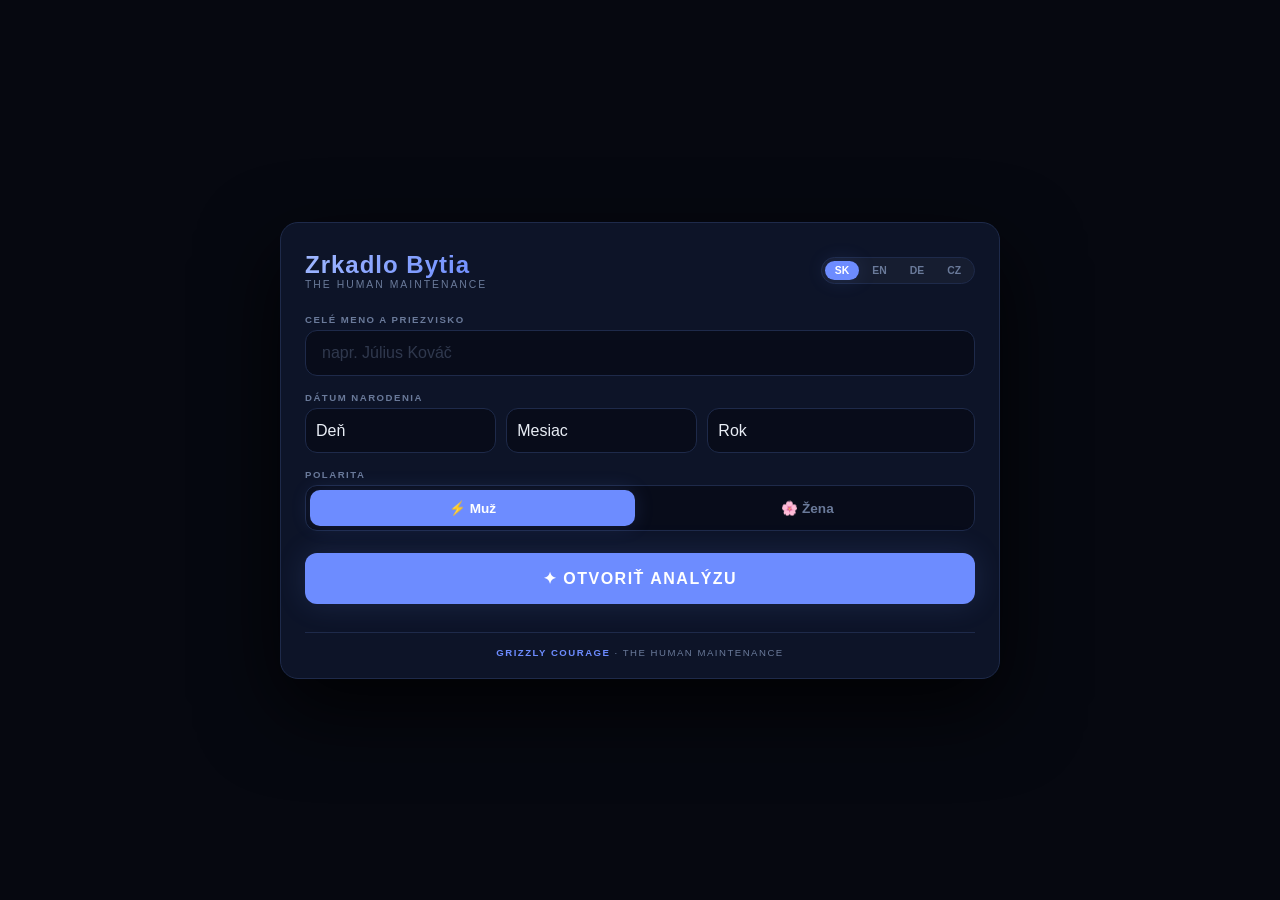
<file: sources/zrkadlo_bytia.html>
<!DOCTYPE html>
<html lang="sk">
<head>
    <meta charset="UTF-8">
    <meta name="viewport" content="width=device-width, initial-scale=1.0, maximum-scale=1.0, user-scalable=no">
    <title>Zrkadlo Bytia · The Human Maintenance</title>
    <style>
        * {
            margin: 0;
            padding: 0;
            box-sizing: border-box;
        }

        :root {
            --bg: #060810;
            --card: #0d1428;
            --border: #1e2a4a;
            --text: #e8edf5;
            --muted: #6a7a9a;
            --accent: #6d8cff;
            --glow: rgba(109, 140, 255, 0.15);
            --radius: 18px;
        }

        body {
            background: var(--bg);
            color: var(--text);
            font-family: -apple-system, BlinkMacSystemFont, "Segoe UI", Roboto, Helvetica, Arial, sans-serif;
            min-height: 100vh;
            display: flex;
            align-items: center;
            justify-content: center;
            padding: 16px;
            -webkit-font-smoothing: antialiased;
        }

        body.female {
            --accent: #f472b6;
            --glow: rgba(244, 114, 182, 0.15);
        }

        .app {
            max-width: 720px;
            width: 100%;
            background: var(--card);
            border-radius: var(--radius);
            border: 1px solid var(--border);
            padding: 28px 24px 20px;
            box-shadow: 0 30px 80px rgba(0, 0, 0, 0.8);
            position: relative;
            overflow: hidden;
        }

        .header {
            display: flex;
            justify-content: space-between;
            align-items: center;
            margin-bottom: 24px;
            flex-wrap: wrap;
            gap: 8px;
        }

        .logo h1 {
            font-size: 1.5rem;
            font-weight: 700;
            letter-spacing: 1px;
            background: linear-gradient(135deg, #a0b8ff, var(--accent));
            -webkit-background-clip: text;
            -webkit-text-fill-color: transparent;
            background-clip: text;
        }

        .logo span {
            display: block;
            font-size: 0.65rem;
            font-weight: 400;
            color: var(--muted);
            letter-spacing: 2px;
            text-transform: uppercase;
            -webkit-text-fill-color: var(--muted);
        }

        .lang-selector {
            display: flex;
            gap: 3px;
            background: rgba(255, 255, 255, 0.04);
            border-radius: 30px;
            padding: 3px;
            border: 1px solid var(--border);
        }

        .lang-selector button {
            background: transparent;
            border: none;
            color: var(--muted);
            padding: 4px 10px;
            border-radius: 30px;
            font-size: 0.65rem;
            font-weight: 700;
            cursor: pointer;
            transition: 0.25s;
            text-transform: uppercase;
        }

        .lang-selector button.active {
            background: var(--accent);
            color: #fff;
            box-shadow: 0 0 20px var(--glow);
        }

        .form-section {
            margin-bottom: 6px;
        }

        .form-section.hidden {
            display: none;
        }

        .form-group {
            margin-bottom: 16px;
        }

        .form-group label {
            display: block;
            font-size: 0.6rem;
            text-transform: uppercase;
            letter-spacing: 1.5px;
            color: var(--muted);
            margin-bottom: 5px;
            font-weight: 600;
        }

        .form-group input {
            width: 100%;
            padding: 13px 16px;
            background: #080c1a;
            border: 1px solid var(--border);
            border-radius: 12px;
            color: var(--text);
            font-size: 1rem;
            transition: 0.3s;
            outline: none;
        }

        .form-group input:focus {
            border-color: var(--accent);
            box-shadow: 0 0 0 3px var(--glow);
        }

        .form-group input::placeholder {
            color: var(--muted);
            opacity: 0.4;
        }

        .date-row {
            display: grid;
            grid-template-columns: 1fr 1fr 1.4fr;
            gap: 10px;
        }

        .date-row select {
            padding: 13px 10px;
            background: #080c1a;
            border: 1px solid var(--border);
            border-radius: 12px;
            color: var(--text);
            font-size: 1rem;
            outline: none;
            transition: 0.3s;
            appearance: none;
            -webkit-appearance: none;
            cursor: pointer;
        }

        .date-row select:focus {
            border-color: var(--accent);
            box-shadow: 0 0 0 3px var(--glow);
        }

        .gender-toggle {
            display: flex;
            gap: 10px;
            background: #080c1a;
            border-radius: 12px;
            padding: 4px;
            border: 1px solid var(--border);
        }

        .gender-toggle button {
            flex: 1;
            padding: 10px 0;
            border: none;
            background: transparent;
            color: var(--muted);
            font-size: 0.85rem;
            font-weight: 600;
            border-radius: 10px;
            cursor: pointer;
            transition: 0.25s;
        }

        .gender-toggle button.active {
            background: var(--accent);
            color: #fff;
            box-shadow: 0 0 20px var(--glow);
        }

        .btn-primary {
            width: 100%;
            padding: 16px;
            background: var(--accent);
            border: none;
            border-radius: 12px;
            color: #fff;
            font-size: 1rem;
            font-weight: 700;
            letter-spacing: 1.5px;
            cursor: pointer;
            transition: 0.3s;
            text-transform: uppercase;
            margin-top: 6px;
            box-shadow: 0 0 30px var(--glow);
        }

        .btn-primary:hover {
            transform: scale(1.01);
            box-shadow: 0 0 50px var(--glow);
        }

        .results-container {
            display: none;
            margin-top: 10px;
        }

        .results-container.active {
            display: block;
            animation: fadeIn 0.6s ease;
        }

        @keyframes fadeIn {
            0% {
                opacity: 0;
                transform: translateY(20px);
            }
            100% {
                opacity: 1;
                transform: translateY(0);
            }
        }

        .result-block {
            background: rgba(255, 255, 255, 0.02);
            border: 1px solid var(--border);
            border-radius: 14px;
            padding: 22px 20px;
            margin-bottom: 16px;
            transition: border-color 0.3s;
        }

        .result-block .title {
            font-size: 0.8rem;
            font-weight: 700;
            letter-spacing: 1px;
            text-transform: uppercase;
            color: var(--accent);
            margin-bottom: 6px;
            display: flex;
            justify-content: space-between;
            align-items: center;
        }

        .result-block .title .tag {
            font-size: 0.55rem;
            color: var(--muted);
            background: rgba(255, 255, 255, 0.04);
            padding: 2px 12px;
            border-radius: 30px;
            border: 1px solid var(--border);
        }

        .result-block p {
            font-size: 0.95rem;
            line-height: 1.8;
            color: #d0d8e8;
            margin-top: 4px;
        }

        .result-block .highlight {
            color: var(--accent);
            font-weight: 600;
        }

        .btn-restart {
            display: block;
            width: 100%;
            padding: 12px;
            background: transparent;
            border: 1px solid var(--border);
            border-radius: 12px;
            color: var(--muted);
            font-size: 0.8rem;
            cursor: pointer;
            transition: 0.3s;
            text-align: center;
            margin-top: 8px;
        }

        .btn-restart:hover {
            border-color: var(--accent);
            color: #fff;
        }

        .footer {
            margin-top: 28px;
            padding-top: 14px;
            border-top: 1px solid var(--border);
            text-align: center;
            font-size: 0.6rem;
            color: var(--muted);
            letter-spacing: 1.5px;
            text-transform: uppercase;
        }

        .footer strong {
            color: var(--accent);
            font-weight: 600;
        }

        @media (max-width: 480px) {
            .app {
                padding: 18px 14px 16px;
            }

            .logo h1 {
                font-size: 1.2rem;
            }

            .result-block {
                padding: 16px 14px;
            }

            .result-block p {
                font-size: 0.9rem;
            }

            .date-row {
                grid-template-columns: 1fr 1fr 1.2fr;
                gap: 6px;
            }

            .date-row select {
                padding: 11px 6px;
                font-size: 0.9rem;
            }

            .header {
                flex-direction: column;
                align-items: stretch;
            }

            .lang-selector {
                align-self: flex-start;
            }
        }
    </style>
</head>
<body>
    <div class="app" id="app">
        <div class="header">
            <div class="logo">
                <h1 id="appTitle">Zrkadlo Bytia</h1>
                <span id="subBrand">The Human Maintenance</span>
            </div>
            <div class="lang-selector" id="langSelector">
                <button class="active" data-lang="sk">SK</button>
                <button data-lang="en">EN</button>
                <button data-lang="de">DE</button>
                <button data-lang="cz">CZ</button>
            </div>
        </div>

        <div class="form-section" id="formSection">
            <div class="form-group">
                <label id="lblName">Celé meno a priezvisko</label>
                <input type="text" id="fullName" placeholder="napr. Július Kováč">
            </div>
            <div class="form-group">
                <label id="lblBirth">Dátum narodenia</label>
                <div class="date-row">
                    <select id="birthDay"><option value="">Deň</option></select>
                    <select id="birthMonth">
                        <option value="">Mesiac</option>
                        <option value="1">Január</option><option value="2">Február</option>
                        <option value="3">Marec</option><option value="4">Apríl</option>
                        <option value="5">Máj</option><option value="6">Jún</option>
                        <option value="7">Júl</option><option value="8">August</option>
                        <option value="9">September</option><option value="10">Október</option>
                        <option value="11">November</option><option value="12">December</option>
                    </select>
                    <select id="birthYear"><option value="">Rok</option></select>
                </div>
            </div>
            <div class="form-group">
                <label id="lblGender">Polarita</label>
                <div class="gender-toggle" id="genderToggle">
                    <button class="active" data-gender="m">⚡ Muž</button>
                    <button data-gender="f">🌸 Žena</button>
                </div>
            </div>
            <button class="btn-primary" id="btnStart">✦ Otvoriť analýzu</button>
        </div>

        <div class="results-container" id="resultsContainer">
            <div id="outputWrapper"></div>
            <button class="btn-restart" id="btnRestart">↺ Začať odznova</button>
        </div>

        <div class="footer">
            <strong>Grizzly Courage</strong> · The Human Maintenance
        </div>
    </div>

    <script>
        (function() {
            'use strict';

            // ================================================================
            // 1. JAZYKOVÉ PREKLADY
            // ================================================================
            const LANG = {
                sk: {
                    title: 'Zrkadlo Bytia',
                    brand: 'The Human Maintenance',
                    name: 'Celé meno a priezvisko',
                    namePlaceholder: 'napr. Július Kováč',
                    birth: 'Dátum narodenia',
                    gender: 'Polarita',
                    male: '⚡ Muž',
                    female: '🌸 Žena',
                    start: '✦ Otvoriť analýzu',
                    restart: '↺ Začať odznova',
                    alert: 'Prosím, vyplňte meno a dátum narodenia.',
                    parts: {
                        intro: '✦ Úvod',
                        childhood: '🌱 Detstvo',
                        teen: '🛡️ Dospievanie',
                        adult: '🌳 Dospelosť',
                        present: '🔮 Prítomnosť',
                        future: '🌅 Budúcnosť',
                        truth: '🪞 Pravda o tebe',
                        conclusion: '✨ Záver'
                    },
                    tags: {
                        intro: 'tvoj kód',
                        childhood: 'korene',
                        teen: 'štíty',
                        adult: 'sila',
                        present: 'teraz',
                        future: 'čo príde',
                        truth: 'mechanizmus',
                        conclusion: 'sloboda'
                    }
                },
                en: {
                    title: 'Mirror of Being',
                    brand: 'The Human Maintenance',
                    name: 'Full Name',
                    namePlaceholder: 'e.g. John Doe',
                    birth: 'Date of Birth',
                    gender: 'Polarity',
                    male: '⚡ Male',
                    female: '🌸 Female',
                    start: '✦ Open Analysis',
                    restart: '↺ Start Over',
                    alert: 'Please fill in your name and date of birth.',
                    parts: {
                        intro: '✦ Introduction',
                        childhood: '🌱 Childhood',
                        teen: '🛡️ Adolescence',
                        adult: '🌳 Adulthood',
                        present: '🔮 Present',
                        future: '🌅 Future',
                        truth: '🪞 The Truth About You',
                        conclusion: '✨ Conclusion'
                    },
                    tags: {
                        intro: 'your code',
                        childhood: 'roots',
                        teen: 'shields',
                        adult: 'strength',
                        present: 'now',
                        future: 'what comes',
                        truth: 'mechanism',
                        conclusion: 'freedom'
                    }
                },
                de: {
                    title: 'Spiegel des Seins',
                    brand: 'The Human Maintenance',
                    name: 'Vollständiger Name',
                    namePlaceholder: 'z.B. Julius Kováč',
                    birth: 'Geburtsdatum',
                    gender: 'Polarität',
                    male: '⚡ Männlich',
                    female: '🌸 Weiblich',
                    start: '✦ Analyse öffnen',
                    restart: '↺ Neu beginnen',
                    alert: 'Bitte geben Sie Namen und Geburtsdatum ein.',
                    parts: {
                        intro: '✦ Einleitung',
                        childhood: '🌱 Kindheit',
                        teen: '🛡️ Jugend',
                        adult: '🌳 Erwachsenenalter',
                        present: '🔮 Gegenwart',
                        future: '🌅 Zukunft',
                        truth: '🪞 Die Wahrheit über dich',
                        conclusion: '✨ Schluss'
                    },
                    tags: {
                        intro: 'dein Code',
                        childhood: 'Wurzeln',
                        teen: 'Schilde',
                        adult: 'Stärke',
                        present: 'jetzt',
                        future: 'was kommt',
                        truth: 'Mechanismus',
                        conclusion: 'Freiheit'
                    }
                },
                cz: {
                    title: 'Zrcadlo Bytí',
                    brand: 'The Human Maintenance',
                    name: 'Celé jméno a příjmení',
                    namePlaceholder: 'např. Julius Kováč',
                    birth: 'Datum narození',
                    gender: 'Polarita',
                    male: '⚡ Muž',
                    female: '🌸 Žena',
                    start: '✦ Otevřít analýzu',
                    restart: '↺ Začít znovu',
                    alert: 'Prosím, vyplňte jméno a datum narození.',
                    parts: {
                        intro: '✦ Úvod',
                        childhood: '🌱 Dětství',
                        teen: '🛡️ Dospívání',
                        adult: '🌳 Dospělost',
                        present: '🔮 Přítomnost',
                        future: '🌅 Budoucnost',
                        truth: '🪞 Pravda o tobě',
                        conclusion: '✨ Závěr'
                    },
                    tags: {
                        intro: 'tvůj kód',
                        childhood: 'kořeny',
                        teen: 'štíty',
                        adult: 'síla',
                        present: 'teď',
                        future: 'co přijde',
                        truth: 'mechanismus',
                        conclusion: 'svoboda'
                    }
                }
            };

            // ================================================================
            // 2. NUMEROLOGICKÉ FUNKCIE
            // ================================================================
            function numerologySum(str) {
                let sum = 0;
                for (let ch of str) {
                    let d = parseInt(ch);
                    if (!isNaN(d)) sum += d;
                }
                while (sum > 9 && sum !== 11 && sum !== 22 && sum !== 33) {
                    sum = String(sum).split('').reduce((a, b) => parseInt(a) + parseInt(b), 0);
                }
                return sum;
            }

            function nameToNumber(name) {
                const map = {
                    'a': 1, 'á': 1, 'ä': 1, 'b': 2, 'c': 3, 'č': 3, 'd': 4, 'ď': 4,
                    'e': 5, 'é': 5, 'ě': 5, 'f': 6, 'g': 7, 'h': 8, 'ch': 8, 'i': 9,
                    'í': 9, 'j': 1, 'k': 2, 'l': 3, 'm': 4, 'n': 5, 'ň': 5, 'o': 6,
                    'ó': 6, 'ô': 6, 'p': 7, 'q': 8, 'r': 9, 'ř': 9, 's': 1, 'š': 1,
                    't': 2, 'ť': 2, 'u': 3, 'ú': 3, 'ů': 3, 'v': 4, 'w': 5, 'x': 6,
                    'y': 7, 'ý': 7, 'z': 8, 'ž': 8
                };
                let clean = name.toLowerCase().replace(/[^a-záäčďéěíňóôřšťúůýž]/g, '');
                let sum = 0;
                for (let ch of clean) {
                    if (map[ch]) sum += map[ch];
                }
                while (sum > 9 && sum !== 11 && sum !== 22 && sum !== 33) {
                    sum = String(sum).split('').reduce((a, b) => parseInt(a) + parseInt(b), 0);
                }
                return sum;
            }

            function getVowelsSum(name) {
                const vowels = 'aeiouyáäéíóôúý';
                let sum = 0;
                let clean = name.toLowerCase().replace(/[^a-záäčďéěíňóôřšťúůýž]/g, '');
                for (let ch of clean) {
                    if (vowels.includes(ch)) {
                        const map = {
                            'a': 1, 'á': 1, 'ä': 1, 'e': 5, 'é': 5, 'ě': 5,
                            'i': 9, 'í': 9, 'o': 6, 'ó': 6, 'ô': 6, 'u': 3,
                            'ú': 3, 'ů': 3, 'y': 7, 'ý': 7
                        };
                        sum += map[ch] || 0;
                    }
                }
                while (sum > 9 && sum !== 11 && sum !== 22 && sum !== 33) {
                    sum = String(sum).split('').reduce((a, b) => parseInt(a) + parseInt(b), 0);
                }
                return sum;
            }

            function getConsonantsSum(name) {
                const vowels = 'aeiouyáäéíóôúý';
                let sum = 0;
                let clean = name.toLowerCase().replace(/[^a-záäčďéěíňóôřšťúůýž]/g, '');
                for (let ch of clean) {
                    if (!vowels.includes(ch)) {
                        const map = {
                            'b': 2, 'c': 3, 'č': 3, 'd': 4, 'ď': 4, 'f': 6,
                            'g': 7, 'h': 8, 'ch': 8, 'j': 1, 'k': 2, 'l': 3,
                            'm': 4, 'n': 5, 'ň': 5, 'p': 7, 'q': 8, 'r': 9,
                            'ř': 9, 's': 1, 'š': 1, 't': 2, 'ť': 2, 'v': 4,
                            'w': 5, 'x': 6, 'z': 8, 'ž': 8
                        };
                        sum += map[ch] || 0;
                    }
                }
                while (sum > 9 && sum !== 11 && sum !== 22 && sum !== 33) {
                    sum = String(sum).split('').reduce((a, b) => parseInt(a) + parseInt(b), 0);
                }
                return sum;
            }

            function getAdjustedDate(year, month, day, daysOffset) {
                const d = new Date(year, month - 1, day);
                d.setDate(d.getDate() + daysOffset);
                const y = d.getFullYear();
                const m = String(d.getMonth() + 1).padStart(2, '0');
                const dd = String(d.getDate()).padStart(2, '0');
                return `${y}${m}${dd}`;
            }

            function getPersonalYear(day, month, year) {
                const currentYear = new Date().getFullYear();
                const sum = numerologySum(String(day) + String(month) + String(currentYear));
                return sum;
            }

            function getPersonalMonth(personalYear) {
                const currentMonth = new Date().getMonth() + 1;
                const sum = numerologySum(String(personalYear) + String(currentMonth));
                return sum;
            }

            function getPersonalDay(personalYear, personalMonth) {
                const currentDay = new Date().getDate();
                const sum = numerologySum(String(personalYear) + String(personalMonth) + String(currentDay));
                return sum;
            }

            function getChallenge(day, month) {
                const diff = Math.abs(parseInt(day) - parseInt(month));
                return numerologySum(String(diff));
            }

            function getMaturity(lifePath, destiny) {
                return numerologySum(String(lifePath + destiny));
            }

            // ================================================================
            // 3. GENERÁTOR TEXTU – 8 ČASTÍ, KAŽDÁ Z KOMBINÁCIE ČÍSEL
            // ================================================================
            function generateIntro(lifePath, design) {
                const introMap = {
                    '1': {
                        text: 'Si prirodzený vodca. Od narodenia si mal v sebe túžbu ísť svojou cestou, často sám. Tvoja duša túži po nezávislosti a originalite.',
                        design: 'V tvojom podvedomí drieme tvorivá sila, ktorá čaká na správny okamih.'
                    },
                    '2': {
                        text: 'Si citlivý a vnímavý. Vnímaš veci, ktoré ostatní prehliadajú. Tvoja sila je v spolupráci, nie v samote.',
                        design: 'Tvoj vnútorný svet je plný harmónie, ktorú hľadáš aj navonok.'
                    },
                    '3': {
                        text: 'Si rodený komunikátor. Slová sú tvojou zbraňou a tvojím darom. Tvoja radosť je v tom, že môžeš inšpirovať druhých.',
                        design: 'Tvoj podvedomý dar je v tom, že vieš rozosmiať aj tie najťažšie chvíle.'
                    },
                    '4': {
                        text: 'Si staviteľ. Potrebuješ pevné základy, poriadok a štruktúru. Tvoja sila je v tvrdej práci a vytrvalosti.',
                        design: 'Tvoje podvedomie túži po slobode, ktorú si zatiaľ nedovolil.'
                    },
                    '5': {
                        text: 'Si dobrodruh. Zmena je tvojím palivom. Potrebuješ slobodu a pestrosť, inak sa dusíš.',
                        design: 'V hĺbke duše však túžiš po stabilite, ktorú si ešte nenašiel.'
                    },
                    '6': {
                        text: 'Si ochranca. Tvoja sila je v starostlivosti o druhých. Nájdeš zmysel v pomoci a láske.',
                        design: 'Tvoje podvedomie ti hovorí, že aj ty si zaslúžiš byť chránený.'
                    },
                    '7': {
                        text: 'Si hľadač. Potrebuješ pochopiť svet okolo seba. Tvoja cesta je o objavovaní pravdy.',
                        design: 'V tvojom vnútri drieme múdrosť, ktorá čaká na prebudenie.'
                    },
                    '8': {
                        text: 'Si tvorca. Máš v sebe silu pretvárať svet okolo seba. Tvoja cesta je o moci a zodpovednosti.',
                        design: 'Tvoje podvedomie túži po rovnováhe medzi duchovným a materiálnym.'
                    },
                    '9': {
                        text: 'Si humanista. Tvoja cesta je o službe ľudstvu. Máš v sebe nesmiernu empatiu a porozumenie.',
                        design: 'Tvoj vnútorný svet je plný ideálov, ktoré chceš pretaviť do reality.'
                    }
                };
                const lifeKey = String(lifePath);
                const designKey = String(design);
                const base = introMap[lifeKey] || introMap['1'];
                const designText = introMap[designKey] ? introMap[designKey].design : base.design;
                return `${base.text} ${designText}`;
            }

            function generateChildhood(lifePath, challenge) {
                const map = {
                    '1-1': 'Už ako dieťa si mal potrebu byť prvý. Všetko si chcel robiť sám, po svojom. Tvoja samostatnosť bola tvojou pýchou, ale občas aj tvojou osamelosťou.',
                    '1-2': 'Už ako dieťa si bol citlivý na nespravodlivosť. Videl si veci, ktoré ostatní prehliadali. Tvoja duša túžila po harmónii.',
                    '1-3': 'Už ako dieťa si mal dar slova. Vedel si rozprávať príbehy, ktoré uchvátili každého. Tvoja fantázia nemala hraníc.',
                    '1-4': 'Už ako dieťa si bol praktický. Staval si pevné hrady z piesku a plány na budúcnosť. Tvoja vytrvalosť bola obdivuhodná.',
                    '1-5': 'Už ako dieťa si bol malý dobrodruh. Svet bol tvojím ihriskom a každý deň prinášal nové objavy. Tvoja zvedavosť nepoznala konca.',
                    '1-6': 'Už ako dieťa si mal srdce na dlani. Staral si sa o zvieratá, o kamarátov, o všetkých, ktorí to potrebovali. Tvoja láskavosť bola tvojou superschopnosťou.',
                    '1-7': 'Už ako dieťa si bol zamyslený. Pýtal si sa otázky, na ktoré nikto nevedel odpovedať. Tvoj vnútorný svet bol bohatší než ten vonkajší.',
                    '1-8': 'Už ako dieťa si mal v sebe silu. Vedel si, že dokážeš čokoľvek, čo si si zaumienil. Tvoja odhodlanosť ťa formovala.',
                    '1-9': 'Už ako dieťa si vnímal svet inak. Videl si krásu v maličkostiach a bolesť vo svete. Tvoja empatia bola tvojím darom a tieňom.',
                    '2-1': 'Už ako dieťa si bol jemný a citlivý. Vnímal si napätie v miestnosti skôr, než sa prejavilo. Tvoj pokoj bol tvojou silou.',
                    '2-2': 'Už ako dieťa si hľadal harmóniu. Vedel si, že keď sú ľudia okolo teba spokojní, ty si spokojný. Tvoja citlivosť ťa formovala.',
                    '2-3': 'Už ako dieťa si miloval rozprávky a príbehy. Slová boli tvojím svetom a ty si v nich našiel útechu.',
                    '2-4': 'Už ako dieťa si bol spoľahlivý. Vedel si, že keď niečo sľúbiš, musíš to dodržať. Tvoja zodpovednosť bola nad tvoj vek.',
                    '2-5': 'Už ako dieťa si bol zvedavý. Svet bol pre teba záhadou, ktorú si chcel rozlúštiť. Tvoja túžba po poznaní ťa formovala.',
                    '2-6': 'Už ako dieťa si bol starostlivý. Chránil si slabších a mal si cit pre spravodlivosť. Tvoje srdce bolo veľké.',
                    '2-7': 'Už ako dieťa si bol tichý pozorovateľ. Radšej si počúval, než rozprával. Tvoja múdrosť bola nad tvoj vek.',
                    '2-8': 'Už ako dieťa si vedel, že svet nie je spravodlivý. Naučil si sa bojovať za svoje miesto a za svoju pravdu.',
                    '2-9': 'Už ako dieťa si mal dar porozumenia. Vedel si, čo druhí potrebujú, často skôr než oni sami. Tvoja empatia bola výnimočná.',
                    '3-1': 'Už ako dieťa si bol rodený zabávač. Vedel si rozosmiať každého, aj v najťažších chvíľach. Tvoj optimizmus bol nákazlivý.',
                    '3-2': 'Už ako dieťa si miloval umenie. Kreslil si, spieval si, tancoval si. Tvoja kreativita nemala hraníc.',
                    '3-3': 'Už ako dieťa si bol plný energie. Každý deň bol pre teba dobrodružstvom a tvoja radosť zo života bola nákazlivá.',
                    '3-4': 'Už ako dieťa si vedel, že všetko má svoj čas. Tvoja trpezlivosť bola obdivuhodná a tvoja vytrvalosť ťa formovala.',
                    '3-5': 'Už ako dieťa si bol malý rebel. Pravidlá si bral ako výzvu a tvoja túžba po slobode ťa formovala.',
                    '3-6': 'Už ako dieťa si mal dar prinášať radosť. Tvoj smiech bol nákazlivý a tvoja prítomnosť rozjasňovala miestnosti.',
                    '3-7': 'Už ako dieťa si mal bohatý vnútorný svet. Rozprávky a fantázia boli tvojím útočiskom.',
                    '3-8': 'Už ako dieťa si mal v sebe odvahu. Nebál si sa ísť proti prúdu a bojovať za to, čo si považoval za správne.',
                    '3-9': 'Už ako dieťa si vnímal krásu sveta. Tvoja citlivosť na umenie a pravdu ťa formovala.',
                    '4-1': 'Už ako dieťa si bol staviteľ. Z kostiek si vytváral svety a z papiera celé kráľovstvá. Tvoja predstavivosť a praktickosť šli ruka v ruke.',
                    '4-2': 'Už ako dieťa si potreboval poriadok. Tvoja izba bola vždy uprataná a tvoje myšlienky vždy usporiadané.',
                    '4-3': 'Už ako dieťa si mal dar organizácie. Vedel si zariadiť, aby všetko fungovalo ako hodinky.',
                    '4-4': 'Už ako dieťa si bol vytrvalý. Keď si si niečo umienil, nič ťa nezastavilo. Tvoja odhodlanosť bola tvojou superschopnosťou.',
                    '4-5': 'Už ako dieťa si túžil po dobrodružstve, no zároveň si potreboval istotu. Tento rozpor ťa formoval.',
                    '4-6': 'Už ako dieťa si bol spoľahlivý. Tvoja rodina sa na teba mohla spoľahnúť a ty si to vedel.',
                    '4-7': 'Už ako dieťa si premýšľal o zmysle života. Tvoje otázky boli hlboké a tvoja myseľ zvedavá.',
                    '4-8': 'Už ako dieťa si mal v sebe silu pretvárať veci. Vedel si, že tvrdá práca prináša ovocie.',
                    '4-9': 'Už ako dieťa si mal cit pre spravodlivosť. Videl si, čo je správne a čo nie, a nebál si sa to povedať.',
                    '5-1': 'Už ako dieťa si bol malý objaviteľ. Žiadny kút nebol príliš vzdialený a žiadna hranica príliš vysoká.',
                    '5-2': 'Už ako dieťa si mal potrebu meniť veci. Pravidlá si bral ako návrhy a tvoja kreativita nemala hraníc.',
                    '5-3': 'Už ako dieťa si bol rodený zabávač. Tvoj smiech bol nákazlivý a tvoja energia nevyčerpateľná.',
                    '5-4': 'Už ako dieťa si potreboval slobodu. Škola a pravidlá ťa dusili a tvoja duša túžila po voľnosti.',
                    '5-5': 'Už ako dieťa si bol samostatný. Odmalička si si vedel poradiť a tvoja nezávislosť bola obdivuhodná.',
                    '5-6': 'Už ako dieťa si mal dar prinášať radosť. Tvoja prítomnosť rozjasňovala miestnosti a tvoj smiech bol nákazlivý.',
                    '5-7': 'Už ako dieťa si túžil pochopiť svet. Tvoja myseľ bola zvedavá a tvoje otázky hlboké.',
                    '5-8': 'Už ako dieťa si mal v sebe odvahu. Nebál si sa riskovať a tvoja dobrodružnosť ťa formovala.',
                    '5-9': 'Už ako dieťa si mal cit pre spravodlivosť. Videl si krivdu a vedel si, že svet môže byť lepší.',
                    '6-1': 'Už ako dieťa si bol starostlivý. Tvoja rodina bola tvojím svetom a ty si chránil každého člena.',
                    '6-2': 'Už ako dieťa si mal srdce na dlani. Pomáhal si všetkým, ktorí to potrebovali, a tvoja láskavosť bola obdivuhodná.',
                    '6-3': 'Už ako dieťa si mal dar prinášať harmóniu. Vedel si upokojiť napätie a tvoja prítomnosť bola upokojujúca.',
                    '6-4': 'Už ako dieťa si bol zodpovedný. Tvoja rodina sa na teba mohla spoľahnúť a ty si to bral vážne.',
                    '6-5': 'Už ako dieťa si mal potrebu slobody, no zároveň si potreboval bezpečie. Tento rozpor ťa formoval.',
                    '6-6': 'Už ako dieťa si bol ochranca. Chránil si slabších a tvoja sila bola v tvojej jemnosti.',
                    '6-7': 'Už ako dieťa si mal hlboké myšlienky. Pýtal si sa na zmysel vecí a tvoja myseľ bola zvedavá.',
                    '6-8': 'Už ako dieťa si mal v sebe odvahu. Nebál si sa ísť proti prúdu a bojovať za to, čo si považoval za správne.',
                    '6-9': 'Už ako dieťa si mal cit pre spravodlivosť. Videl si krivdu a vedel si, že svet môže byť lepší.',
                    '7-1': 'Už ako dieťa si bol zamyslený. Tvoja myseľ bola plná otázok a tvoja duša túžila po poznaní.',
                    '7-2': 'Už ako dieťa si bol tichý pozorovateľ. Radšej si počúval, než rozprával, a tvoja múdrosť bola nad tvoj vek.',
                    '7-3': 'Už ako dieťa si mal bohatý vnútorný svet. Fantázia a sny boli tvojím útočiskom.',
                    '7-4': 'Už ako dieťa si potreboval poriadok v myšlienkach. Tvoja myseľ bola systematická a tvoje otázky presné.',
                    '7-5': 'Už ako dieťa si túžil po dobrodružstve, no zároveň si potreboval istotu. Tento rozpor ťa formoval.',
                    '7-6': 'Už ako dieťa si mal cit pre harmóniu. Vedel si, keď je niekto smutný, a tvoja empatia bola obdivuhodná.',
                    '7-7': 'Už ako dieťa si bol hľadač pravdy. Tvoja myseľ bola zvedavá a tvoje otázky hlboké.',
                    '7-8': 'Už ako dieťa si mal v sebe silu. Vedel si, že dokážeš čokoľvek, čo si si zaumienil.',
                    '7-9': 'Už ako dieťa si mal cit pre spravodlivosť. Videl si krivdu a vedel si, že svet môže byť lepší.',
                    '8-1': 'Už ako dieťa si mal v sebe odvahu. Nebál si sa riskovať a tvoja sila bola obdivuhodná.',
                    '8-2': 'Už ako dieťa si bol citlivý na nespravodlivosť. Videl si veci, ktoré ostatní prehliadali, a tvoja duša túžila po zmene.',
                    '8-3': 'Už ako dieťa si mal dar komunikácie. Vedel si presvedčiť a tvoja výrečnosť bola obdivuhodná.',
                    '8-4': 'Už ako dieťa si bol praktický. Vedel si, že tvrdá práca prináša ovocie, a tvoja vytrvalosť ťa formovala.',
                    '8-5': 'Už ako dieťa si túžil po slobode. Pravidlá ťa dusili a tvoja duša túžila po dobrodružstve.',
                    '8-6': 'Už ako dieťa si mal srdce na dlani. Staral si sa o druhých a tvoja láskavosť bola obdivuhodná.',
                    '8-7': 'Už ako dieťa si mal hlboké myšlienky. Pýtal si sa na zmysel vecí a tvoja myseľ bola zvedavá.',
                    '8-8': 'Už ako dieťa si mal v sebe silu. Vedel si, že dokážeš čokoľvek, čo si si zaumienil.',
                    '8-9': 'Už ako dieťa si mal cit pre spravodlivosť. Videl si krivdu a vedel si, že svet môže byť lepší.',
                    '9-1': 'Už ako dieťa si mal cit pre spravodlivosť. Videl si krivdu a vedel si, že svet môže byť lepší.',
                    '9-2': 'Už ako dieťa si bol citlivý na nespravodlivosť. Tvoja duša túžila po harmónii a tvoje srdce bolo veľké.',
                    '9-3': 'Už ako dieťa si mal dar komunikácie. Vedel si rozprávať príbehy, ktoré uchvátili každého.',
                    '9-4': 'Už ako dieťa si bol praktický. Vedel si, že tvrdá práca prináša ovocie, a tvoja vytrvalosť ťa formovala.',
                    '9-5': 'Už ako dieťa si túžil po slobode. Svet bol tvojím ihriskom a tvoja zvedavosť nepoznala konca.',
                    '9-6': 'Už ako dieťa si mal srdce na dlani. Staral si sa o druhých a tvoja láskavosť bola obdivuhodná.',
                    '9-7': 'Už ako dieťa si bol zamyslený. Tvoja myseľ bola plná otázok a tvoja duša túžila po poznaní.',
                    '9-8': 'Už ako dieťa si mal v sebe silu. Vedel si, že dokážeš čokoľvek, čo si si zaumienil.',
                    '9-9': 'Už ako dieťa si bol humanista. Videl si krásu v maličkostiach a bolesť vo svete. Tvoja empatia bola tvojím darom a tieňom.'
                };
                const key = `${lifePath}-${challenge}`;
                return map[key] || map['1-1'];
            }

            function generateTeen(destiny, personality) {
                const map = {
                    '1-1': 'V puberte si bol prirodzený vodca. Ostatní ťa počúvali a ty si mal jasnú predstavu o tom, kam chceš ísť. Tvoja nezávislosť bola tvojou silou.',
                    '1-2': 'V puberte si bol citlivý a vnímavý. Vnímal si napätie okolo seba a tvoja duša túžila po porozumení.',
                    '1-3': 'V puberte si bol rodený zabávač. Tvoj humor a charizma ťa robili stredobodom pozornosti.',
                    '1-4': 'V puberte si bol zodpovedný. Ostatní sa na teba mohli spoľahnúť a ty si to bral vážne.',
                    '1-5': 'V puberte si túžil po slobode. Pravidlá ťa dusili a tvoja duša túžila po dobrodružstve.',
                    '1-6': 'V puberte si mal srdce na dlani. Staral si sa o druhých a tvoja láskavosť bola obdivuhodná.',
                    '1-7': 'V puberte si bol zamyslený. Tvoja myseľ bola plná otázok a tvoja duša túžila po poznaní.',
                    '1-8': 'V puberte si mal v sebe silu. Vedel si, že dokážeš čokoľvek, čo si si zaumienil.',
                    '1-9': 'V puberte si mal cit pre spravodlivosť. Videl si krivdu a vedel si, že svet môže byť lepší.',
                    '2-1': 'V puberte si bol tichý a citlivý. Radšej si počúval, než rozprával, a tvoja múdrosť bola nad tvoj vek.',
                    '2-2': 'V puberte si hľadal harmóniu. Vedel si, že keď sú ľudia okolo teba spokojní, ty si spokojný.',
                    '2-3': 'V puberte si mal bohatý vnútorný svet. Fantázia a sny boli tvojím útočiskom.',
                    '2-4': 'V puberte si bol spoľahlivý. Tvoja zodpovednosť bola obdivuhodná.',
                    '2-5': 'V puberte si túžil po zmene. Cítil si, že svet čaká na to, aby si ho objavil.',
                    '2-6': 'V puberte si bol starostlivý. Tvoja empatia a citlivosť ťa formovali.',
                    '2-7': 'V puberte si bol tichý pozorovateľ. Tvoja myseľ bola zvedavá a tvoje otázky hlboké.',
                    '2-8': 'V puberte si mal v sebe odvahu. Nebál si sa ísť proti prúdu.',
                    '2-9': 'V puberte si mal cit pre spravodlivosť. Tvoja duša túžila po zmene.',
                    '3-1': 'V puberte si bol rodený zabávač. Tvoj humor a charizma ťa robili stredobodom pozornosti.',
                    '3-2': 'V puberte si miloval umenie a kreativitu. Tvoja fantázia nemala hraníc.',
                    '3-3': 'V puberte si bol plný energie. Tvoja radosť zo života bola nákazlivá.',
                    '3-4': 'V puberte si bol vytrvalý. Vedel si, že tvrdá práca prináša ovocie.',
                    '3-5': 'V puberte si túžil po slobode a dobrodružstve. Pravidlá ťa dusili.',
                    '3-6': 'V puberte si mal dar prinášať radosť. Tvoja prítomnosť rozjasňovala miestnosti.',
                    '3-7': 'V puberte si mal bohatý vnútorný svet. Tvoja myseľ bola plná snov a otázok.',
                    '3-8': 'V puberte si mal v sebe odvahu. Nebál si sa riskovať.',
                    '3-9': 'V puberte si mal cit pre spravodlivosť. Tvoja duša túžila po zmene.',
                    '4-1': 'V puberte si bol staviteľ. Vedel si, že pevné základy sú kľúčom k úspechu.',
                    '4-2': 'V puberte si potreboval poriadok. Tvoja myseľ bola systematická.',
                    '4-3': 'V puberte si mal dar organizácie. Vedel si zariadiť, aby všetko fungovalo.',
                    '4-4': 'V puberte si bol vytrvalý. Nič ťa nezastavilo, keď si si niečo umienil.',
                    '4-5': 'V puberte si túžil po slobode, no zároveň si potreboval istotu. Tento rozpor ťa formoval.',
                    '4-6': 'V puberte si bol spoľahlivý. Tvoja rodina sa na teba mohla spoľahnúť.',
                    '4-7': 'V puberte si premýšľal o zmysle života. Tvoje otázky boli hlboké.',
                    '4-8': 'V puberte si mal v sebe silu pretvárať veci.',
                    '4-9': 'V puberte si mal cit pre spravodlivosť. Nebál si sa povedať, čo si si myslel.',
                    '5-1': 'V puberte si bol malý rebel. Pravidlá si bral ako výzvu.',
                    '5-2': 'V puberte si mal potrebu meniť veci. Tvoja kreativita nemala hraníc.',
                    '5-3': 'V puberte si bol rodený zabávač. Tvoj smiech bol nákazlivý.',
                    '5-4': 'V puberte si potreboval slobodu. Škola a pravidlá ťa dusili.',
                    '5-5': 'V puberte si bol samostatný. Tvoja nezávislosť bola obdivuhodná.',
                    '5-6': 'V puberte si mal dar prinášať radosť. Tvoja prítomnosť rozjasňovala miestnosti.',
                    '5-7': 'V puberte si túžil pochopiť svet. Tvoja myseľ bola zvedavá.',
                    '5-8': 'V puberte si mal v sebe odvahu. Nebál si sa riskovať.',
                    '5-9': 'V puberte si mal cit pre spravodlivosť. Videl si krivdu a vedel si, že svet môže byť lepší.',
                    '6-1': 'V puberte si bol starostlivý. Tvoja rodina bola tvojím svetom.',
                    '6-2': 'V puberte si mal srdce na dlani. Tvoja láskavosť bola obdivuhodná.',
                    '6-3': 'V puberte si mal dar prinášať harmóniu. Tvoja prítomnosť bola upokojujúca.',
                    '6-4': 'V puberte si bol zodpovedný. Tvoja rodina sa na teba mohla spoľahnúť.',
                    '6-5': 'V puberte si túžil po slobode, no zároveň si potreboval bezpečie.',
                    '6-6': 'V puberte si bol ochranca. Chránil si slabších.',
                    '6-7': 'V puberte si mal hlboké myšlienky. Pýtal si sa na zmysel vecí.',
                    '6-8': 'V puberte si mal v sebe odvahu. Nebál si sa ísť proti prúdu.',
                    '6-9': 'V puberte si mal cit pre spravodlivosť. Videl si krivdu a vedel si, že svet môže byť lepší.',
                    '7-1': 'V puberte si bol zamyslený. Tvoja myseľ bola plná otázok.',
                    '7-2': 'V puberte si bol tichý pozorovateľ. Tvoja múdrosť bola nad tvoj vek.',
                    '7-3': 'V puberte si mal bohatý vnútorný svet. Fantázia a sny boli tvojím útočiskom.',
                    '7-4': 'V puberte si potreboval poriadok v myšlienkach. Tvoja myseľ bola systematická.',
                    '7-5': 'V puberte si túžil po dobrodružstve, no zároveň si potreboval istotu.',
                    '7-6': 'V puberte si mal cit pre harmóniu. Tvoja empatia bola obdivuhodná.',
                    '7-7': 'V puberte si bol hľadač pravdy. Tvoja myseľ bola zvedavá.',
                    '7-8': 'V puberte si mal v sebe silu. Vedel si, že dokážeš čokoľvek.',
                    '7-9': 'V puberte si mal cit pre spravodlivosť. Videl si krivdu a vedel si, že svet môže byť lepší.',
                    '8-1': 'V puberte si mal v sebe odvahu. Nebál si sa riskovať.',
                    '8-2': 'V puberte si bol citlivý na nespravodlivosť. Tvoja duša túžila po zmene.',
                    '8-3': 'V puberte si mal dar komunikácie. Vedel si presvedčiť.',
                    '8-4': 'V puberte si bol praktický. Tvoja vytrvalosť ťa formovala.',
                    '8-5': 'V puberte si túžil po slobode. Pravidlá ťa dusili.',
                    '8-6': 'V puberte si mal srdce na dlani. Tvoja láskavosť bola obdivuhodná.',
                    '8-7': 'V puberte si mal hlboké myšlienky. Pýtal si sa na zmysel vecí.',
                    '8-8': 'V puberte si mal v sebe silu. Vedel si, že dokážeš čokoľvek.',
                    '8-9': 'V puberte si mal cit pre spravodlivosť. Videl si krivdu a vedel si, že svet môže byť lepší.',
                    '9-1': 'V puberte si mal cit pre spravodlivosť. Videl si krivdu a vedel si, že svet môže byť lepší.',
                    '9-2': 'V puberte si bol citlivý na nespravodlivosť. Tvoja duša túžila po harmónii.',
                    '9-3': 'V puberte si mal dar komunikácie. Vedel si rozprávať príbehy.',
                    '9-4': 'V puberte si bol praktický. Tvoja vytrvalosť ťa formovala.',
                    '9-5': 'V puberte si túžil po slobode. Svet bol tvojím ihriskom.',
                    '9-6': 'V puberte si mal srdce na dlani. Tvoja láskavosť bola obdivuhodná.',
                    '9-7': 'V puberte si bol zamyslený. Tvoja myseľ bola plná otázok.',
                    '9-8': 'V puberte si mal v sebe silu. Vedel si, že dokážeš čokoľvek.',
                    '9-9': 'V puberte si bol humanista. Tvoja empatia bola tvojím darom a tieňom.'
                };
                const key = `${destiny}-${personality}`;
                return map[key] || map['1-1'];
            }

            function generateAdult(soulUrge, maturity) {
                const map = {
                    '1-1': 'V dospelosti si osvojil svoju nezávislosť. Si vodca, ktorý nebojuje o pozornosť, ale prirodzene ju priťahuje. Tvoja cesta je o tom, aby si sa stal tým, kým naozaj si.',
                    '1-2': 'V dospelosti si našiel rovnováhu medzi svojou silou a citlivosťou. Už nebojuješ sám – učíš sa spolupracovať.',
                    '1-3': 'V dospelosti si objavil silu svojho hlasu. Tvoja kreativita a komunikácia sú tvojimi najväčšími zbraňami.',
                    '1-4': 'V dospelosti si pochopil hodnotu tvrdej práce. Buduješ pevné základy, na ktorých môžeš stáť.',
                    '1-5': 'V dospelosti si našiel odvahu žiť podľa svojich pravidiel. Tvoja sloboda je tvojou najväčšou hodnotou.',
                    '1-6': 'V dospelosti si objavil silu starostlivosti. Tvoja schopnosť milovať a chrániť je tvojím darom.',
                    '1-7': 'V dospelosti si prehĺbil svoju múdrosť. Si hľadač pravdy, ktorý už vie, že odpovede sú v ňom samom.',
                    '1-8': 'V dospelosti si sa stal tvorcom svojho osudu. Tvoja sila a odhodlanie ti umožňujú pretvárať svet.',
                    '1-9': 'V dospelosti si objavil svoju ľudskosť. Si mostom medzi svetmi, prinášaš porozumenie a súcit.',
                    '2-1': 'V dospelosti si našiel svoju vlastnú cestu. Tvoja citlivosť sa stala tvojou silou, nie slabosťou.',
                    '2-2': 'V dospelosti si vytvoril harmóniu vo svojom vnútri. Tvoj pokoj je nákazlivý a tvoja prítomnosť lieči.',
                    '2-3': 'V dospelosti si objavil silu slov. Tvoja komunikácia je mostom medzi ľuďmi.',
                    '2-4': 'V dospelosti si pochopil, že stabilita je kľúčom k slobode. Tvoje základy sú pevné.',
                    '2-5': 'V dospelosti si sa naučil prijímať zmenu. Tvoja flexibilita je tvojou superschopnosťou.',
                    '2-6': 'V dospelosti si objavil silu lásky. Tvoja starostlivosť o druhých dáva tvojmu životu zmysel.',
                    '2-7': 'V dospelosti si prehĺbil svoju duchovnosť. Hľadáš pravdu a nachádzaš ju v tichu.',
                    '2-8': 'V dospelosti si sa stal silným a sebavedomým. Tvoja moc je v tvojej jemnosti.',
                    '2-9': 'V dospelosti si objavil svoje poslanie. Si tu preto, aby si pomáhal druhým nájsť ich cestu.',
                    '3-1': 'V dospelosti si sa stal sám sebou. Tvoja kreativita a charizma ti otvárajú dvere.',
                    '3-2': 'V dospelosti si objavil silu harmónie. Tvoja prítomnosť spája ľudí.',
                    '3-3': 'V dospelosti si našiel svoj hlas. Tvoja radosť zo života je nákazlivá a inšpiruje ostatných.',
                    '3-4': 'V dospelosti si pochopil, že tvorivosť a tvrdá práca idú ruka v ruke. Tvoje dielo má pevné základy.',
                    '3-5': 'V dospelosti si sa naučil tancovať so zmenou. Tvoja sloboda je v tvojej kreativite.',
                    '3-6': 'V dospelosti si objavil silu srdca. Tvoja láska a starostlivosť sú tvojím najväčším darom.',
                    '3-7': 'V dospelosti si prehĺbil svoju múdrosť. Tvoja tvorivosť je spojená s duchovnom.',
                    '3-8': 'V dospelosti si sa stal silným a sebavedomým. Tvoja moc je v tvojej tvorivosti.',
                    '3-9': 'V dospelosti si objavil svoje poslanie. Si tu preto, aby si prinášal radosť a inšpiráciu.',
                    '4-1': 'V dospelosti si sa stal pánom svojho osudu. Tvoja vytrvalosť a odhodlanie ťa dovedú ďaleko.',
                    '4-2': 'V dospelosti si našiel rovnováhu medzi prácou a vzťahmi. Tvoja stabilita je tvojou silou.',
                    '4-3': 'V dospelosti si objavil radosť z tvorby. Tvoja praktickosť a kreativita sa spájajú.',
                    '4-4': 'V dospelosti si buduješ impérium. Tvoje základy sú pevné a tvoja vytrvalosť nepozná hraníc.',
                    '4-5': 'V dospelosti si sa naučil prijímať zmenu. Tvoja flexibilita a pevnosť idú ruka v ruke.',
                    '4-6': 'V dospelosti si objavil silu rodiny a domova. Tvoja starostlivosť je tvojím darom.',
                    '4-7': 'V dospelosti si prehĺbil svoju múdrosť. Tvoje hľadanie pravdy je neúprosné.',
                    '4-8': 'V dospelosti si sa stal silným a sebavedomým. Tvoja moc je v tvojej vytrvalosti.',
                    '4-9': 'V dospelosti si objavil svoje poslanie. Si tu preto, aby si budoval lepší svet.',
                    '5-1': 'V dospelosti si sa stal slobodným. Tvoja nezávislosť je tvojou najväčšou hodnotou.',
                    '5-2': 'V dospelosti si našiel harmóniu v pohybe. Tvoja adaptabilita je tvojou superschopnosťou.',
                    '5-3': 'V dospelosti si objavil radosť z objavovania. Tvoja kreativita nemá hraníc.',
                    '5-4': 'V dospelosti si pochopil, že sloboda potrebuje pevné základy. Tvoja štruktúra ti dáva voľnosť.',
                    '5-5': 'V dospelosti si sa stal dobrodruhom. Tvoja cesta je o neustálom objavovaní.',
                    '5-6': 'V dospelosti si objavil silu vzťahov. Tvoja sloboda je v tvojich putách s druhými.',
                    '5-7': 'V dospelosti si prehĺbil svoju múdrosť. Tvoje dobrodružstvá sú aj duchovné.',
                    '5-8': 'V dospelosti si sa stal silným a sebavedomým. Tvoja moc je v tvojej slobode.',
                    '5-9': 'V dospelosti si objavil svoje poslanie. Si tu preto, aby si objavoval a inšpiroval.',
                    '6-1': 'V dospelosti si sa stal ochrancom. Tvoja sila je v tvojej starostlivosti.',
                    '6-2': 'V dospelosti si našiel harmóniu v láske. Tvoje vzťahy sú tvojím najväčším bohatstvom.',
                    '6-3': 'V dospelosti si objavil radosť z dávarania. Tvoja láska je tvorivá a inšpirujúca.',
                    '6-4': 'V dospelosti si pochopil, že láska potrebuje pevné základy. Tvoja rodina je tvojím koreňom.',
                    '6-5': 'V dospelosti si sa naučil milovať slobodu. Tvoja láska je bezpodmienečná.',
                    '6-6': 'V dospelosti si sa stal stelesnením lásky. Tvoja starostlivosť je tvojím darom pre svet.',
                    '6-7': 'V dospelosti si prehĺbil svoju múdrosť. Tvoja láska je spojená s duchovnom.',
                    '6-8': 'V dospelosti si sa stal silným a sebavedomým. Tvoja moc je v tvojej láske.',
                    '6-9': 'V dospelosti si objavil svoje poslanie. Si tu preto, aby si miloval a liečil.',
                    '7-1': 'V dospelosti si sa stal múdrym. Tvoja nezávislosť je v tvojom vnútri.',
                    '7-2': 'V dospelosti si našiel harmóniu v tichu. Tvoja múdrosť je tvojím darom.',
                    '7-3': 'V dospelosti si objavil radosť z poznania. Tvoja zvedavosť je nekonečná.',
                    '7-4': 'V dospelosti si pochopil, že múdrosť potrebuje pevné základy. Tvoje poznanie je hlboké.',
                    '7-5': 'V dospelosti si sa naučil hľadať pravdu v pohybe. Tvoja múdrosť je dynamická.',
                    '7-6': 'V dospelosti si objavil silu srdca. Tvoja múdrosť je spojená s láskou.',
                    '7-7': 'V dospelosti si sa stal mudrcom. Tvoja cesta je o neustálom hľadaní pravdy.',
                    '7-8': 'V dospelosti si sa stal silným a sebavedomým. Tvoja moc je v tvojej múdrosti.',
                    '7-9': 'V dospelosti si objavil svoje poslanie. Si tu preto, aby si prinášal svetlo a pravdu.',
                    '8-1': 'V dospelosti si sa stal tvorcom. Tvoja sila je v tvojej odvahe.',
                    '8-2': 'V dospelosti si našiel rovnováhu medzi mocou a citlivosťou. Tvoja sila je vyvážená.',
                    '8-3': 'V dospelosti si objavil radosť z tvorby. Tvoja kreativita a moc sa spájajú.',
                    '8-4': 'V dospelosti si pochopil, že moc potrebuje pevné základy. Tvoje dielo je trvalé.',
                    '8-5': 'V dospelosti si sa naučil používať svoju moc na zmenu. Tvoja sila je transformačná.',
                    '8-6': 'V dospelosti si objavil silu srdca. Tvoja moc je v tvojej starostlivosti.',
                    '8-7': 'V dospelosti si prehĺbil svoju múdrosť. Tvoja moc je spojená s pravdou.',
                    '8-8': 'V dospelosti si sa stal neochvejným. Tvoja moc je v tvojej vytrvalosti.',
                    '8-9': 'V dospelosti si objavil svoje poslanie. Si tu preto, aby si pretváral svet.',
                    '9-1': 'V dospelosti si sa stal humanistom. Tvoja sila je v tvojej empatii.',
                    '9-2': 'V dospelosti si našiel harmóniu v službe druhým. Tvoj pokoj je v pomáhaní.',
                    '9-3': 'V dospelosti si objavil radosť z inšpirácie. Tvoja kreativita slúži ľudstvu.',
                    '9-4': 'V dospelosti si pochopil, že služba potrebuje pevné základy. Tvoje dielo je trvalé.',
                    '9-5': 'V dospelosti si sa naučil inšpirovať zmenou. Tvoja sloboda slúži všetkým.',
                    '9-6': 'V dospelosti si objavil silu lásky. Tvoja starostlivosť je tvojím darom pre svet.',
                    '9-7': 'V dospelosti si prehĺbil svoju múdrosť. Tvoje poslanie je duchovné.',
                    '9-8': 'V dospelosti si sa stal silným a sebavedomým. Tvoja moc je v tvojej službe.',
                    '9-9': 'V dospelosti si objavil svoje poslanie. Si tu preto, aby si slúžil ľudstvu.'
                };
                const key = `${soulUrge}-${maturity}`;
                return map[key] || map['1-1'];
            }

            function generatePresent(personalYear, personalMonth, personalDay) {
                const map = {
                    '1-1': 'Tento rok je o nových začiatkoch. Si na prahu niečoho veľkého. Tento mesiac je o sebapresadzovaní a dnešok o odvahe urobiť prvý krok.',
                    '1-2': 'Tento rok je o vodcovstve. Tento mesiac sa učíš spolupracovať a dnešok ti prináša príležitosť na zmierenie.',
                    '1-3': 'Tento rok je o sebarealizácii. Tento mesiac je o kreativite a dnešok o radosti z tvorby.',
                    '1-4': 'Tento rok je o budovaní základov. Tento mesiac je o tvrdej práci a dnešok o vytrvalosti.',
                    '1-5': 'Tento rok je o zmene. Tento mesiac je o dobrodružstve a dnešok o odvahe riskovať.',
                    '1-6': 'Tento rok je o zodpovednosti. Tento mesiac je o starostlivosti a dnešok o láske.',
                    '1-7': 'Tento rok je o duchovnom raste. Tento mesiac je o hľadaní a dnešok o vnútornom pokoji.',
                    '1-8': 'Tento rok je o moci a kariére. Tento mesiac je o odhodlaní a dnešok o výsledkoch.',
                    '1-9': 'Tento rok je o zavŕšení. Tento mesiac je o odpúšťaní a dnešok o prijatí.',
                    '2-1': 'Tento rok je o spolupráci. Tento mesiac je o vodcovstve a dnešok o odvahe.',
                    '2-2': 'Tento rok je o harmónii. Tento mesiac je o vzťahoch a dnešok o pokoji.',
                    '2-3': 'Tento rok je o kreativite. Tento mesiac je o radosti a dnešok o inšpirácii.',
                    '2-4': 'Tento rok je o stabilite. Tento mesiac je o práci a dnešok o vytrvalosti.',
                    '2-5': 'Tento rok je o zmene. Tento mesiac je o slobode a dnešok o objavovaní.',
                    '2-6': 'Tento rok je o zodpovednosti. Tento mesiac je o starostlivosti a dnešok o láske.',
                    '2-7': 'Tento rok je o duchovnosti. Tento mesiac je o hľadaní a dnešok o pokoji.',
                    '2-8': 'Tento rok je o moci. Tento mesiac je o odhodlaní a dnešok o výsledkoch.',
                    '2-9': 'Tento rok je o zavŕšení. Tento mesiac je o odpúšťaní a dnešok o prijatí.',
                    '3-1': 'Tento rok je o kreativite. Tento mesiac je o vodcovstve a dnešok o odvahe.',
                    '3-2': 'Tento rok je o radosti. Tento mesiac je o harmónii a dnešok o pokoji.',
                    '3-3': 'Tento rok je o sebarealizácii. Tento mesiac je o kreativite a dnešok o radosti.',
                    '3-4': 'Tento rok je o tvorbe. Tento mesiac je o práci a dnešok o vytrvalosti.',
                    '3-5': 'Tento rok je o zmene. Tento mesiac je o slobode a dnešok o dobrodružstve.',
                    '3-6': 'Tento rok je o zodpovednosti. Tento mesiac je o starostlivosti a dnešok o láske.',
                    '3-7': 'Tento rok je o duchovnosti. Tento mesiac je o hľadaní a dnešok o pokoji.',
                    '3-8': 'Tento rok je o moci. Tento mesiac je o odhodlaní a dnešok o výsledkoch.',
                    '3-9': 'Tento rok je o zavŕšení. Tento mesiac je o odpúšťaní a dnešok o prijatí.',
                    '4-1': 'Tento rok je o stabilite. Tento mesiac je o vodcovstve a dnešok o odvahe.',
                    '4-2': 'Tento rok je o práci. Tento mesiac je o harmónii a dnešok o pokoji.',
                    '4-3': 'Tento rok je o tvorbe. Tento mesiac je o kreativite a dnešok o radosti.',
                    '4-4': 'Tento rok je o budovaní. Tento mesiac je o vytrvalosti a dnešok o odhodlaní.',
                    '4-5': 'Tento rok je o zmene. Tento mesiac je o slobode a dnešok o objavovaní.',
                    '4-6': 'Tento rok je o zodpovednosti. Tento mesiac je o starostlivosti a dnešok o láske.',
                    '4-7': 'Tento rok je o duchovnosti. Tento mesiac je o hľadaní a dnešok o pokoji.',
                    '4-8': 'Tento rok je o moci. Tento mesiac je o odhodlaní a dnešok o výsledkoch.',
                    '4-9': 'Tento rok je o zavŕšení. Tento mesiac je o odpúšťaní a dnešok o prijatí.',
                    '5-1': 'Tento rok je o zmene. Tento mesiac je o vodcovstve a dnešok o odvahe.',
                    '5-2': 'Tento rok je o slobode. Tento mesiac je o harmónii a dnešok o pokoji.',
                    '5-3': 'Tento rok je o objavovaní. Tento mesiac je o kreativite a dnešok o radosti.',
                    '5-4': 'Tento rok je o transformácii. Tento mesiac je o práci a dnešok o vytrvalosti.',
                    '5-5': 'Tento rok je o dobrodružstve. Tento mesiac je o slobode a dnešok o objavovaní.',
                    '5-6': 'Tento rok je o zodpovednosti. Tento mesiac je o starostlivosti a dnešok o láske.',
                    '5-7': 'Tento rok je o duchovnosti. Tento mesiac je o hľadaní a dnešok o pokoji.',
                    '5-8': 'Tento rok je o moci. Tento mesiac je o odhodlaní a dnešok o výsledkoch.',
                    '5-9': 'Tento rok je o zavŕšení. Tento mesiac je o odpúšťaní a dnešok o prijatí.',
                    '6-1': 'Tento rok je o zodpovednosti. Tento mesiac je o vodcovstve a dnešok o odvahe.',
                    '6-2': 'Tento rok je o starostlivosti. Tento mesiac je o harmónii a dnešok o pokoji.',
                    '6-3': 'Tento rok je o láske. Tento mesiac je o kreativite a dnešok o radosti.',
                    '6-4': 'Tento rok je o rodine. Tento mesiac je o práci a dnešok o vytrvalosti.',
                    '6-5': 'Tento rok je o zmene. Tento mesiac je o slobode a dnešok o objavovaní.',
                    '6-6': 'Tento rok je o harmónii. Tento mesiac je o starostlivosti a dnešok o láske.',
                    '6-7': 'Tento rok je o duchovnosti. Tento mesiac je o hľadaní a dnešok o pokoji.',
                    '6-8': 'Tento rok je o moci. Tento mesiac je o odhodlaní a dnešok o výsledkoch.',
                    '6-9': 'Tento rok je o zavŕšení. Tento mesiac je o odpúšťaní a dnešok o prijatí.',
                    '7-1': 'Tento rok je o duchovnosti. Tento mesiac je o vodcovstve a dnešok o odvahe.',
                    '7-2': 'Tento rok je o hľadaní. Tento mesiac je o harmónii a dnešok o pokoji.',
                    '7-3': 'Tento rok je o vnútornom raste. Tento mesiac je o kreativite a dnešok o radosti.',
                    '7-4': 'Tento rok je o múdrosti. Tento mesiac je o práci a dnešok o vytrvalosti.',
                    '7-5': 'Tento rok je o zmene. Tento mesiac je o slobode a dnešok o objavovaní.',
                    '7-6': 'Tento rok je o zodpovednosti. Tento mesiac je o starostlivosti a dnešok o láske.',
                    '7-7': 'Tento rok je o hlbokom poznaní. Tento mesiac je o hľadaní a dnešok o pokoji.',
                    '7-8': 'Tento rok je o moci. Tento mesiac je o odhodlaní a dnešok o výsledkoch.',
                    '7-9': 'Tento rok je o zavŕšení. Tento mesiac je o odpúšťaní a dnešok o prijatí.',
                    '8-1': 'Tento rok je o moci. Tento mesiac je o vodcovstve a dnešok o odvahe.',
                    '8-2': 'Tento rok je o kariére. Tento mesiac je o harmónii a dnešok o pokoji.',
                    '8-3': 'Tento rok je o úspechu. Tento mesiac je o kreativite a dnešok o radosti.',
                    '8-4': 'Tento rok je o budovaní impéria. Tento mesiac je o práci a dnešok o vytrvalosti.',
                    '8-5': 'Tento rok je o zmene. Tento mesiac je o slobode a dnešok o objavovaní.',
                    '8-6': 'Tento rok je o zodpovednosti. Tento mesiac je o starostlivosti a dnešok o láske.',
                    '8-7': 'Tento rok je o duchovnosti. Tento mesiac je o hľadaní a dnešok o pokoji.',
                    '8-8': 'Tento rok je o vrchole. Tento mesiac je o odhodlaní a dnešok o výsledkoch.',
                    '8-9': 'Tento rok je o zavŕšení. Tento mesiac je o odpúšťaní a dnešok o prijatí.',
                    '9-1': 'Tento rok je o zavŕšení. Tento mesiac je o vodcovstve a dnešok o odvahe.',
                    '9-2': 'Tento rok je o odpúšťaní. Tento mesiac je o harmónii a dnešok o pokoji.',
                    '9-3': 'Tento rok je o ukončení. Tento mesiac je o kreativite a dnešok o radosti.',
                    '9-4': 'Tento rok je o dozrievaní. Tento mesiac je o práci a dnešok o vytrvalosti.',
                    '9-5': 'Tento rok je o zmene. Tento mesiac je o slobode a dnešok o objavovaní.',
                    '9-6': 'Tento rok je o zodpovednosti. Tento mesiac je o starostlivosti a dnešok o láske.',
                    '9-7': 'Tento rok je o duchovnosti. Tento mesiac je o hľadaní a dnešok o pokoji.',
                    '9-8': 'Tento rok je o moci. Tento mesiac je o odhodlaní a dnešok o výsledkoch.',
                    '9-9': 'Tento rok je o zavŕšení. Tento mesiac je o odpúšťaní a dnešok o prijatí.'
                };
                const key = `${personalYear}-${personalMonth}`;
                let text = map[key] || map['1-1'];
                // pridáme osobný deň
                const dayMap = {
                    '1': ' Dnes je deň na akciu. Urob krok, ktorý si odkladal.',
                    '2': ' Dnes je deň na spoluprácu. Spoj sa s niekým, kto ti môže pomôcť.',
                    '3': ' Dnes je deň na radosť. Nájdi si čas na to, čo ťa baví.',
                    '4': ' Dnes je deň na prácu. Sústreď sa na svoje ciele.',
                    '5': ' Dnes je deň na zmenu. Otvor sa novým možnostiam.',
                    '6': ' Dnes je deň na starostlivosť. Obdaruj niekoho svojou pozornosťou.',
                    '7': ' Dnes je deň na ticho. Nájdi chvíľu pre seba.',
                    '8': ' Dnes je deň na výsledky. Zbieraj plody svojej práce.',
                    '9': ' Dnes je deň na odpúšťanie. Nechaj minulosť minulosťou.'
                };
                text += dayMap[String(personalDay)] || ' Dnes je tvoj deň. Využi ho naplno.';
                return text;
            }

            function generateFuture(maturity, personalYear) {
                const map = {
                    '1-1': 'Tvoja budúcnosť je o nezávislosti. Budeš stáť pevne na vlastných nohách a tvoj hlas bude počuť. Čaká ťa obdobie, keď budeš vodcom svojho vlastného života.',
                    '1-2': 'Tvoja budúcnosť je o spolupráci. Naučíš sa dôverovať iným a tvoja cesta bude o spoločnom raste.',
                    '1-3': 'Tvoja budúcnosť je o kreativite. Tvoj talent sa rozvinie a ty prinesieš svetu niečo nové.',
                    '1-4': 'Tvoja budúcnosť je o stabilite. Vybuduješ si pevné zázemie, na ktoré sa budeš môcť spoľahnúť.',
                    '1-5': 'Tvoja budúcnosť je o slobode. Oslobodíš sa od obmedzení a začneš žiť podľa svojich pravidiel.',
                    '1-6': 'Tvoja budúcnosť je o láske. Nájdeš svoje miesto v srdci a v srdciach iných.',
                    '1-7': 'Tvoja budúcnosť je o múdrosti. Staneš sa zdrojom poznania a inšpirácie pre ostatných.',
                    '1-8': 'Tvoja budúcnosť je o moci. Dosiahneš veľké veci a tvoj vplyv bude citeľný.',
                    '1-9': 'Tvoja budúcnosť je o naplnení. Dosiahneš to, po čom si vždy túžil.',
                    '2-1': 'Tvoja budúcnosť je o spolupráci s osudom. Tvoja cesta sa otvára novým možnostiam.',
                    '2-2': 'Tvoja budúcnosť je o harmónii. Nájdeš pokoj a rovnováhu vo svojom živote.',
                    '2-3': 'Tvoja budúcnosť je o radosti. Tvoj život bude plný krásy a tvorivosti.',
                    '2-4': 'Tvoja budúcnosť je o stabilite. Pevné základy ti umožnia rásť.',
                    '2-5': 'Tvoja budúcnosť je o zmene. Budem prijímať nové výzvy s otvoreným srdcom.',
                    '2-6': 'Tvoja budúcnosť je o láske. Tvoje vzťahy budú hlboké a naplňujúce.',
                    '2-7': 'Tvoja budúcnosť je o duchovnosti. Nájdeš odpovede na svoje otázky.',
                    '2-8': 'Tvoja budúcnosť je o úspechu. Tvoja tvrdá práca prinesie ovocie.',
                    '2-9': 'Tvoja budúcnosť je o naplnení. Dosiahneš svoj cieľ.',
                    '3-1': 'Tvoja budúcnosť je o kreativite. Tvoje nápady zmenia svet.',
                    '3-2': 'Tvoja budúcnosť je o harmónii. Nájdeš rovnováhu medzi svojimi snami a realitou.',
                    '3-3': 'Tvoja budúcnosť je o radosti. Tvoj život bude plný smiechu a lásky.',
                    '3-4': 'Tvoja budúcnosť je o tvorbe. Vybuduješ niečo trvalé.',
                    '3-5': 'Tvoja budúcnosť je o slobode. Oslobodíš svoju kreativitu.',
                    '3-6': 'Tvoja budúcnosť je o láske. Tvoja starostlivosť bude mať veľký dosah.',
                    '3-7': 'Tvoja budúcnosť je o múdrosti. Tvoja tvorba bude inšpirovaná duchovnom.',
                    '3-8': 'Tvoja budúcnosť je o moci. Tvoj talent ti prinesie uznanie.',
                    '3-9': 'Tvoja budúcnosť je o naplnení. Tvoje dielo bude mať zmysel.',
                    '4-1': 'Tvoja budúcnosť je o stabilite. Vybuduješ si pevné zázemie.',
                    '4-2': 'Tvoja budúcnosť je o spolupráci. Tvoje vzťahy ti dajú silu.',
                    '4-3': 'Tvoja budúcnosť je o kreativite. Tvoja tvrdá práca prinesie krásne výsledky.',
                    '4-4': 'Tvoja budúcnosť je o budovaní. Staneš sa architektom svojho života.',
                    '4-5': 'Tvoja budúcnosť je o zmene. Tvoja stabilita ti umožní prijímať nové výzvy.',
                    '4-6': 'Tvoja budúcnosť je o láske. Tvoja rodina bude tvojím najväčším bohatstvom.',
                    '4-7': 'Tvoja budúcnosť je o múdrosti. Tvoje skúsenosti ťa premenia.',
                    '4-8': 'Tvoja budúcnosť je o moci. Tvoja vytrvalosť prinesie ovocie.',
                    '4-9': 'Tvoja budúcnosť je o naplnení. Tvoje dielo bude trvalé.',
                    '5-1': 'Tvoja budúcnosť je o slobode. Budeš žiť podľa svojich pravidiel.',
                    '5-2': 'Tvoja budúcnosť je o harmónii. Tvoja sloboda bude v súlade s ostatnými.',
                    '5-3': 'Tvoja budúcnosť je o kreativite. Tvoja sloboda ti umožní tvoriť.',
                    '5-4': 'Tvoja budúcnosť je o stabilite. Tvoja sloboda bude mať pevné základy.',
                    '5-5': 'Tvoja budúcnosť je o dobrodružstve. Tvoj život bude plný objavov.',
                    '5-6': 'Tvoja budúcnosť je o láske. Nájdeš slobodu v oddanosti.',
                    '5-7': 'Tvoja budúcnosť je o múdrosti. Tvoje dobrodružstvá ťa obohatia.',
                    '5-8': 'Tvoja budúcnosť je o moci. Tvoja sloboda ti prinesie úspech.',
                    '5-9': 'Tvoja budúcnosť je o naplnení. Tvoje dobrodružstvá ťa dovedú k cieľu.',
                    '6-1': 'Tvoja budúcnosť je o láske. Tvoja starostlivosť bude mať veľký dosah.',
                    '6-2': 'Tvoja budúcnosť je o harmónii. Tvoje vzťahy budú naplňujúce.',
                    '6-3': 'Tvoja budúcnosť je o kreativite. Tvoja láska bude inšpirovať.',
                    '6-4': 'Tvoja budúcnosť je o stabilite. Tvoja rodina bude tvojím koreňom.',
                    '6-5': 'Tvoja budúcnosť je o slobode. Tvoja láska bude bezpodmienečná.',
                    '6-6': 'Tvoja budúcnosť je o harmónii. Tvoj život bude naplnený láskou.',
                    '6-7': 'Tvoja budúcnosť je o múdrosti. Tvoja láska bude duchovná.',
                    '6-8': 'Tvoja budúcnosť je o moci. Tvoja starostlivosť ti prinesie uznanie.',
                    '6-9': 'Tvoja budúcnosť je o naplnení. Tvoja láska bude mať zmysel.',
                    '7-1': 'Tvoja budúcnosť je o múdrosti. Staneš sa zdrojom poznania.',
                    '7-2': 'Tvoja budúcnosť je o harmónii. Nájdeš pokoj vo svojom vnútri.',
                    '7-3': 'Tvoja budúcnosť je o kreativite. Tvoja múdrosť bude inšpirovať.',
                    '7-4': 'Tvoja budúcnosť je o stabilite. Tvoja múdrosť bude mať pevné základy.',
                    '7-5': 'Tvoja budúcnosť je o slobode. Tvoja múdrosť ťa oslobodí.',
                    '7-6': 'Tvoja budúcnosť je o láske. Tvoja múdrosť bude slúžiť iným.',
                    '7-7': 'Tvoja budúcnosť je o hlbokom poznaní. Nájdeš odpovede.',
                    '7-8': 'Tvoja budúcnosť je o moci. Tvoja múdrosť ti prinesie vplyv.',
                    '7-9': 'Tvoja budúcnosť je o naplnení. Tvoja cesta bude zmysluplná.',
                    '8-1': 'Tvoja budúcnosť je o moci. Tvoja sila bude neochvejná.',
                    '8-2': 'Tvoja budúcnosť je o harmónii. Tvoja moc bude v službách dobra.',
                    '8-3': 'Tvoja budúcnosť je o kreativite. Tvoja moc bude tvorivá.',
                    '8-4': 'Tvoja budúcnosť je o stabilite. Tvoja moc bude mať pevné základy.',
                    '8-5': 'Tvoja budúcnosť je o slobode. Tvoja moc ťa oslobodí.',
                    '8-6': 'Tvoja budúcnosť je o láske. Tvoja moc bude slúžiť iným.',
                    '8-7': 'Tvoja budúcnosť je o múdrosti. Tvoja moc bude spojená s pravdou.',
                    '8-8': 'Tvoja budúcnosť je o vrchole. Dosiahneš veľké veci.',
                    '8-9': 'Tvoja budúcnosť je o naplnení. Tvoja moc bude mať zmysel.',
                    '9-1': 'Tvoja budúcnosť je o naplnení. Dosiahneš to, po čom si vždy túžil.',
                    '9-2': 'Tvoja budúcnosť je o harmónii. Nájdeš pokoj a zmierenie.',
                    '9-3': 'Tvoja budúcnosť je o kreativite. Tvoja cesta bude inšpiratívna.',
                    '9-4': 'Tvoja budúcnosť je o stabilite. Tvoje dielo bude trvalé.',
                    '9-5': 'Tvoja budúcnosť je o slobode. Oslobodíš sa od minulosti.',
                    '9-6': 'Tvoja budúcnosť je o láske. Tvoja starostlivosť bude mať veľký dosah.',
                    '9-7': 'Tvoja budúcnosť je o múdrosti. Nájdeš odpovede na svoje otázky.',
                    '9-8': 'Tvoja budúcnosť je o moci. Tvoja sila prinesie zmenu.',
                    '9-9': 'Tvoja budúcnosť je o zavŕšení. Tvoja cesta bude naplnená.'
                };
                const key = `${maturity}-${personalYear}`;
                return map[key] || map['1-1'];
            }

            function generateTruth(allNumbers) {
                // allNumbers = [lifePath, design, destiny, soulUrge, personality, personalYear, personalMonth, personalDay, challenge, maturity]
                const intro = "A teraz ti poviem niečo, čo možno nechceš počuť – ale potrebuješ. Toto, čo si práve prečítal, nie je veštenie. Nie je to mágia. Je to výpočet – tvoje meno, tvoj dátum narodenia a dnešný deň. A predsa... sadlo ti to, však?";
                const manipulation = "Práve preto to robíme. Aby si videl, aké ľahké je vytvoriť ilúziu, že niekto ‚vidí‘ tvoju dušu. V skutočnosti ide o čísla a vzorce. O psychológiu a štatistiku. Keby ti to isté povedal veštec v plášti, možno by si mu uveril. A možno by si mu aj zaplatil. Ale ty teraz vieš, že to nie je žiadne tajomstvo – je to len výpočet.";
                const conclusion = "A to je tvoja zbraň. Lebo keď vieš, ako to funguje, prestávaš byť obeťou. Toto je nástroj na sebapoznanie, nie na závislosť. Použi ho na to, aby si videl svoje vzorce – a aby si sa rozhodol, ktoré si necháš a ktoré zmeníš. Lebo tvoje vzorce nie sú tvoj osud. Sú to len programy, ktoré si si osvojil – a ktoré môžeš prepísať.";
                return `${intro}\n\n${manipulation}\n\n${conclusion}`;
            }

            function generateConclusion() {
                return "Tvoja najväčšia sila? Že si to celé prečítal až sem. A teraz, keď už vieš, ako to funguje... čo s tým spravíš? Tvoja cesta je tvoja. Tvoja sloboda je tvoja. Tvoja voľba je tvoja.";
            }

            // ================================================================
            // 4. APP – RIADIACA LOGIKA
            // ================================================================
            const app = {
                init() {
                    this.cacheDom();
                    this.bindEvents();
                    this.populateDates();
                    this.updateLanguage('sk');
                },

                cacheDom() {
                    this.dom = {
                        langButtons: document.querySelectorAll('.lang-selector button'),
                        fullName: document.getElementById('fullName'),
                        birthDay: document.getElementById('birthDay'),
                        birthMonth: document.getElementById('birthMonth'),
                        birthYear: document.getElementById('birthYear'),
                        genderButtons: document.querySelectorAll('.gender-toggle button'),
                        btnStart: document.getElementById('btnStart'),
                        btnRestart: document.getElementById('btnRestart'),
                        formSection: document.getElementById('formSection'),
                        resultsContainer: document.getElementById('resultsContainer'),
                        outputWrapper: document.getElementById('outputWrapper'),
                        appTitle: document.getElementById('appTitle'),
                        subBrand: document.getElementById('subBrand'),
                    };
                    this.lang = 'sk';
                    this.gender = 'm';
                },

                bindEvents() {
                    this.dom.langButtons.forEach(btn => {
                        btn.addEventListener('click', () => {
                            this.updateLanguage(btn.dataset.lang);
                        });
                    });

                    this.dom.genderButtons.forEach(btn => {
                        btn.addEventListener('click', () => {
                            this.dom.genderButtons.forEach(b => b.classList.remove('active'));
                            btn.classList.add('active');
                            this.gender = btn.dataset.gender;
                            document.body.className = this.gender === 'f' ? 'female' : '';
                        });
                    });

                    this.dom.btnStart.addEventListener('click', () => this.startAnalysis());
                    this.dom.btnRestart.addEventListener('click', () => this.restart());
                    this.dom.fullName.addEventListener('keydown', (e) => {
                        if (e.key === 'Enter') this.startAnalysis();
                    });
                },

                populateDates() {
                    const daySel = this.dom.birthDay;
                    for (let i = 1; i <= 31; i++) {
                        const opt = document.createElement('option');
                        opt.value = i;
                        opt.textContent = i;
                        daySel.appendChild(opt);
                    }
                    const yearSel = this.dom.birthYear;
                    const curYear = new Date().getFullYear();
                    for (let y = curYear; y >= 1920; y--) {
                        const opt = document.createElement('option');
                        opt.value = y;
                        opt.textContent = y;
                        yearSel.appendChild(opt);
                    }
                },

                updateLanguage(lang) {
                    this.lang = lang;
                    const t = LANG[lang];
                    if (!t) return;

                    this.dom.langButtons.forEach(btn => {
                        btn.classList.toggle('active', btn.dataset.lang === lang);
                    });

                    this.dom.appTitle.textContent = t.title;
                    this.dom.subBrand.textContent = t.brand;
                    document.getElementById('lblName').textContent = t.name;
                    this.dom.fullName.placeholder = t.namePlaceholder;
                    document.getElementById('lblBirth').textContent = t.birth;
                    document.getElementById('lblGender').textContent = t.gender;
                    this.dom.genderButtons.forEach(btn => {
                        if (btn.dataset.gender === 'm') btn.textContent = t.male;
                        else btn.textContent = t.female;
                    });
                    this.dom.btnStart.textContent = t.start;
                    this.dom.btnRestart.textContent = t.restart;
                },

                startAnalysis() {
                    const name = this.dom.fullName.value.trim();
                    const day = parseInt(this.dom.birthDay.value);
                    const month = parseInt(this.dom.birthMonth.value);
                    const year = parseInt(this.dom.birthYear.value);

                    if (!name || !day || !month || !year) {
                        alert(LANG[this.lang].alert);
                        return;
                    }

                    // 1. VŠETKY VÝPOČTY (skryté)
                    const birthStr = `${year}${String(month).padStart(2, '0')}${String(day).padStart(2, '0')}`;
                    const designStr = getAdjustedDate(year, month, day, -88);

                    const lifePath = numerologySum(birthStr);
                    const design = numerologySum(designStr);
                    const destiny = nameToNumber(name);
                    const soulUrge = getVowelsSum(name);
                    const personality = getConsonantsSum(name);
                    const personalYear = getPersonalYear(day, month, year);
                    const personalMonth = getPersonalMonth(personalYear);
                    const personalDay = getPersonalDay(personalYear, personalMonth);
                    const challenge = getChallenge(day, month);
                    const maturity = getMaturity(lifePath, destiny);

                    // 2. GENEROVANIE TEXTU (použijeme všetky čísla)
                    const t = LANG[this.lang];
                    const parts = t.parts;
                    const tags = t.tags;

                    const introText = generateIntro(lifePath, design);
                    const childhoodText = generateChildhood(lifePath, challenge);
                    const teenText = generateTeen(destiny, personality);
                    const adultText = generateAdult(soulUrge, maturity);
                    const presentText = generatePresent(personalYear, personalMonth, personalDay);
                    const futureText = generateFuture(maturity, personalYear);
                    const truthText = generateTruth([lifePath, design, destiny, soulUrge, personality, personalYear, personalMonth, personalDay, challenge, maturity]);
                    const conclusionText = generateConclusion();

                    // 3. ZOBRAZENIE
                    const html = `
                        <div class="result-block">
                            <div class="title">${parts.intro} <span class="tag">${tags.intro}</span></div>
                            <p>${introText}</p>
                        </div>
                        <div class="result-block">
                            <div class="title">${parts.childhood} <span class="tag">${tags.childhood}</span></div>
                            <p>${childhoodText}</p>
                        </div>
                        <div class="result-block">
                            <div class="title">${parts.teen} <span class="tag">${tags.teen}</span></div>
                            <p>${teenText}</p>
                        </div>
                        <div class="result-block">
                            <div class="title">${parts.adult} <span class="tag">${tags.adult}</span></div>
                            <p>${adultText}</p>
                        </div>
                        <div class="result-block">
                            <div class="title">${parts.present} <span class="tag">${tags.present}</span></div>
                            <p>${presentText}</p>
                        </div>
                        <div class="result-block">
                            <div class="title">${parts.future} <span class="tag">${tags.future}</span></div>
                            <p>${futureText}</p>
                        </div>
                        <div class="result-block">
                            <div class="title">${parts.truth} <span class="tag">${tags.truth}</span></div>
                            <p style="white-space:pre-line;">${truthText}</p>
                        </div>
                        <div class="result-block">
                            <div class="title">${parts.conclusion} <span class="tag">${tags.conclusion}</span></div>
                            <p>${conclusionText}</p>
                        </div>
                    `;

                    this.dom.outputWrapper.innerHTML = html;
                    this.dom.formSection.style.display = 'none';
                    this.dom.resultsContainer.classList.add('active');
                    this.dom.resultsContainer.scrollIntoView({ behavior: 'smooth', block: 'start' });
                },

                restart() {
                    this.dom.resultsContainer.classList.remove('active');
                    this.dom.formSection.style.display = 'block';
                    this.dom.outputWrapper.innerHTML = '';
                    window.scrollTo({ top: 0, behavior: 'smooth' });
                }
            };

            document.addEventListener('DOMContentLoaded', () => app.init());
            window.app = app;
        })();
    </script>
</body>
</html>
</file>
<file: css/variables.css>
:root {
    --bg: #060810;
    --card: #0d1428;
    --border: #2a1a2a;
    --text: #e8edf5;
    --muted: #7a5a6a;
    --accent: #d95a5a;
    --glow: rgba(217, 90, 90, 0.2);
    --radius: 18px;
}

body.female {
    --accent: #f472b6;
    --glow: rgba(244, 114, 182, 0.2);
    --border: #3a1a2a;
    --muted: #9a6a7a;
}
</file>
<file: css/base.css>
* {
    margin: 0;
    padding: 0;
    box-sizing: border-box;
}

html, body {
    width: 100%;
    min-height: 100vh;
}

body {
    background: var(--bg);
    color: var(--text);
    font-family: 'Space Grotesk', -apple-system, BlinkMacSystemFont, "Segoe UI", Roboto, Helvetica, Arial, sans-serif;
    -webkit-font-smoothing: antialiased;
    -moz-osx-font-smoothing: grayscale;
    overflow-x: hidden;
}

.hm-grid-bg {
    background-image: 
        linear-gradient(0deg, transparent 24%, rgba(255,255,255,.03) 25%, rgba(255,255,255,.03) 26%, transparent 27%, transparent 74%, rgba(255,255,255,.03) 75%, rgba(255,255,255,.03) 76%, transparent 77%, transparent),
        linear-gradient(90deg, transparent 24%, rgba(255,255,255,.03) 25%, rgba(255,255,255,.03) 26%, transparent 27%, transparent 74%, rgba(255,255,255,.03) 75%, rgba(255,255,255,.03) 76%, transparent 77%, transparent);
    background-size: 60px 60px;
    background-color: var(--bg);
}

/* ===== SKRYTIE CELEJ HORNEJ LIŠTY V SYSTÉMOCH ===== */
/* Horná lišta (s tlačidlom Späť a názvom systému) sa v systémoch nechce – necháme len dolné tlačidlo. */
.hm-topbar {
    display: none !important;
}

.hm-wrap {
    max-width: 1200px;
    margin: 0 auto;
    padding: 40px 20px 20px;
}

/* ===== TLAČIDLO „SPÄŤ NA VÝBER SYSTÉMOV“ (DOLNÉ) ===== */
.hm-back-bottom {
    display: block;
    width: 100%;
    padding: 14px;
    margin-top: 24px;
    background: transparent;
    border: 1px solid var(--border);
    border-radius: 12px;
    color: var(--muted);
    font-size: 0.9rem;
    font-weight: 600;
    text-align: center;
    text-decoration: none;
    transition: 0.3s;
    cursor: pointer;
    font-family: inherit;
}

.hm-back-bottom:hover {
    border-color: var(--accent);
    color: var(--text);
    box-shadow: 0 0 20px var(--glow);
}

.hm-back-bottom svg {
    display: inline-block;
    vertical-align: middle;
    width: 18px;
    height: 18px;
    margin-right: 8px;
    stroke: currentColor;
}

/* ======================================== */
/* ===== MOBILNÁ RESPONZIVITA ===== */
/* ======================================== */

@media (max-width: 768px) {
    .hm-wrap {
        padding: 16px 12px !important;
        max-width: 100% !important;
    }

    .hm-back-bottom {
        padding: 12px;
        font-size: 0.85rem;
        margin-top: 16px;
    }
}

@media (max-width: 480px) {
    .hm-wrap {
        padding: 10px 8px !important;
    }

    .hm-back-bottom {
        padding: 10px;
        font-size: 0.8rem;
        margin-top: 12px;
    }

    /* ===== HLAVNÁ OPRAVA – roztiahnutie .app na celú šírku ===== */
    .app {
        max-width: 100% !important;
        padding: 12px 8px 14px !important;
        border-radius: 12px !important;
    }

    .person-block {
        padding: 12px 10px 8px !important;
    }

    .date-row {
        grid-template-columns: 1fr 1fr 1.2fr !important;
        gap: 4px !important;
    }

    .date-row select {
        padding: 10px 4px !important;
        font-size: 0.85rem !important;
    }

    .info-box {
        padding: 12px 14px !important;
        font-size: 0.8rem !important;
    }

    .result-block {
        padding: 14px 12px !important;
    }

    .result-block p {
        font-size: 0.85rem !important;
    }

    .header {
        flex-direction: column !important;
        align-items: stretch !important;
    }

    .lang-selector {
        align-self: flex-start !important;
    }

    .gender-toggle {
        gap: 6px !important;
    }

    .gender-toggle button {
        padding: 8px 0 !important;
        font-size: 0.8rem !important;
    }

    .live-status-bar {
        grid-template-columns: 1fr 1fr !important;
        gap: 6px !important;
    }

    .live-status-bar .status-pill:last-child {
        grid-column: span 2 !important;
    }

    .btn-primary {
        padding: 12px !important;
        font-size: 0.9rem !important;
    }

    .btn-restart {
        padding: 10px !important;
        font-size: 0.75rem !important;
    }

    .refresh-btn {
        padding: 4px 10px !important;
        font-size: 0.65rem !important;
    }
}
</file>
<file: css/hub.css>
.hm-hero {
    text-align: center;
    margin-bottom: 60px;
    padding: 48px 24px;
    background: linear-gradient(135deg, rgba(217, 90, 90, 0.06), rgba(167, 139, 250, 0.04));
    border-radius: 24px;
    border: 1px solid var(--border);
    position: relative;
    overflow: hidden;
}

.hm-hero::before {
    content: '';
    position: absolute;
    top: -50%;
    left: -50%;
    width: 200%;
    height: 200%;
    background: radial-gradient(circle at 30% 50%, rgba(217, 90, 90, 0.03), transparent 60%);
    pointer-events: none;
}

.hm-logo-wrap {
    display: flex;
    justify-content: center;
    align-items: center;
    margin-bottom: 24px;
    height: 80px;
}

.hm-logo-wrap img,
.hm-logo-fallback {
    width: auto;
    height: 100%;
    max-width: 120px;
}

.hm-logo-fallback {
    display: flex;
    align-items: center;
    justify-content: center;
    font-size: 2.4rem;
    font-weight: 900;
    background: linear-gradient(135deg, #d95a5a, #f472b6);
    -webkit-background-clip: text;
    -webkit-text-fill-color: transparent;
    background-clip: text;
}

.hm-lang-selector {
    display: flex;
    justify-content: center;
    gap: 6px;
    margin: 0 auto 18px;
    width: fit-content;
    padding: 4px;
    background: rgba(255, 255, 255, 0.04);
    border: 1px solid var(--border);
    border-radius: 999px;
}

.hm-lang-selector button {
    background: transparent;
    border: 0;
    color: var(--muted);
    font-family: inherit;
    padding: 6px 12px;
    border-radius: 999px;
    font-size: 0.7rem;
    letter-spacing: 1px;
    font-weight: 700;
    cursor: pointer;
    transition: 0.25s ease;
}

.hm-lang-selector button.active {
    background: linear-gradient(135deg, rgba(217, 90, 90, 0.9), rgba(167, 139, 250, 0.8));
    color: #fff;
    box-shadow: 0 0 18px rgba(217, 90, 90, 0.24);
}

.hm-eyebrow {
    display: block;
    font-size: 0.7rem;
    text-transform: uppercase;
    letter-spacing: 3px;
    color: var(--muted);
    margin-bottom: 8px;
    font-weight: 600;
}

.hm-hero h1 {
    font-size: clamp(2.2rem, 6vw, 3.4rem);
    font-weight: 800;
    letter-spacing: -1px;
    background: linear-gradient(135deg, #d95a5a, #f472b6, #a78bfa);
    -webkit-background-clip: text;
    -webkit-text-fill-color: transparent;
    background-clip: text;
    margin-bottom: 16px;
    line-height: 1.2;
    font-family: 'Orbitron', sans-serif;
}

.hm-hero p {
    font-size: clamp(0.95rem, 1.2vw, 1.15rem);
    color: var(--text);
    max-width: 600px;
    margin: 0 auto;
    line-height: 1.7;
    opacity: 0.85;
}

.hm-carousel-section {
    margin-bottom: 60px;
}

.hm-carousel-heading {
    font-size: clamp(1.1rem, 1.6vw, 1.5rem);
    font-weight: 700;
    letter-spacing: 1px;
    color: var(--text);
    margin-bottom: 32px;
    text-align: center;
}

.hm-footer {
    text-align: center;
    padding-top: 32px;
    border-top: 1px solid var(--border);
    font-size: 0.75rem;
    color: var(--muted);
    letter-spacing: 0.5px;
    opacity: 0.7;
}

@media (max-width: 768px) {
    .hm-hero {
        padding: 28px 16px;
        margin-bottom: 40px;
        border-radius: 16px;
    }

    .hm-hero h1 {
        font-size: 1.8rem;
    }

    .hm-hero p {
        font-size: 0.9rem;
    }

    .hm-carousel-heading {
        font-size: 1rem;
        margin-bottom: 20px;
    }

    .hm-logo-wrap {
        height: 60px;
    }
}
</file>
<file: css/carousel.css>
/* CAROUSEL - hlavný kontajner */
.hm-carousel {
    position: relative;
    padding: 0 20px;
}

/* Viewport - orezávacia oblasť */
.hm-track-viewport {
    overflow: hidden;
    border-radius: 20px;
    padding: 8px 4px;
}

/* Track - rad kariet */
.hm-track {
    display: flex;
    gap: 20px;
    list-style: none;
    padding: 0;
    margin: 0;
    transition: transform 0.5s cubic-bezier(0.34, 1.4, 0.64, 1);
    will-change: transform;
}

/* Karta - každý systém */
.hm-card {
    flex: 0 0 calc(100% / 7 - 15px);
    min-width: 180px;
    border-radius: 18px;
    background: var(--card);
    border: 1px solid var(--border);
    overflow: hidden;
    transition: all 0.3s ease;
    position: relative;
}

.hm-card a {
    display: block;
    text-decoration: none;
    color: inherit;
}

.hm-card:hover {
    border-color: var(--card-accent, var(--accent));
    box-shadow: 0 0 40px var(--card-glow, var(--glow));
    transform: translateY(-4px);
}

/* Obrázková časť karty */
.hm-card-media {
    position: relative;
    width: 100%;
    padding-bottom: 100%;
    overflow: hidden;
    background: var(--bg);
}

.hm-card-media img {
    position: absolute;
    top: 0;
    left: 0;
    width: 100%;
    height: 100%;
    object-fit: cover;
    transition: transform 0.4s ease;
}

.hm-card:hover .hm-card-media img {
    transform: scale(1.04);
}

.hm-fallback-icon {
    position: absolute;
    top: 50%;
    left: 50%;
    transform: translate(-50%, -50%);
    width: 60px;
    height: 60px;
    color: var(--muted);
    opacity: 0.25;
}

.hm-card-scan {
    position: absolute;
    top: 0;
    left: 0;
    right: 0;
    bottom: 0;
    background: linear-gradient(135deg, var(--card-accent, #d95a5a), transparent);
    opacity: 0.08;
    pointer-events: none;
    transition: opacity 0.3s;
}

.hm-card:hover .hm-card-scan {
    opacity: 0.15;
}

/* Textová časť karty */
.hm-card-body {
    padding: 18px 20px 20px;
    background: var(--card);
}

.hm-card-num {
    display: block;
    font-size: 0.6rem;
    text-transform: uppercase;
    letter-spacing: 2px;
    color: var(--muted);
    margin-bottom: 4px;
    font-weight: 600;
}

.hm-card-title {
    font-size: clamp(0.95rem, 1.2vw, 1.15rem);
    font-weight: 700;
    color: var(--text);
    margin-bottom: 6px;
    letter-spacing: 0.3px;
}

.hm-card-desc {
    font-size: 0.8rem;
    color: var(--muted);
    line-height: 1.5;
    margin-bottom: 12px;
    opacity: 0.8;
}

.hm-card-cta {
    display: inline-flex;
    align-items: center;
    gap: 6px;
    font-size: 0.8rem;
    font-weight: 600;
    color: var(--card-accent, var(--accent));
    transition: gap 0.25s ease;
}

.hm-card-cta svg {
    width: 16px;
    height: 16px;
    stroke: currentColor;
    flex-shrink: 0;
}

.hm-card:hover .hm-card-cta {
    gap: 12px;
}

/* Šípky (prev / next) */
.hm-arrow {
    position: absolute;
    top: 50%;
    transform: translateY(-50%);
    z-index: 10;
    width: 44px;
    height: 44px;
    border: 1px solid var(--border);
    border-radius: 50%;
    background: rgba(13, 20, 40, 0.85);
    backdrop-filter: blur(8px);
    color: var(--text);
    cursor: pointer;
    display: flex;
    align-items: center;
    justify-content: center;
    transition: all 0.25s ease;
    padding: 0;
}

.hm-arrow:hover {
    border-color: var(--accent);
    background: rgba(217, 90, 90, 0.15);
    transform: translateY(-50%) scale(1.08);
}

.hm-arrow:active {
    transform: translateY(-50%) scale(0.95);
}

.hm-arrow svg {
    width: 20px;
    height: 20px;
    stroke: currentColor;
    stroke-width: 2.4;
}

.hm-prev {
    left: -10px;
}

.hm-next {
    right: -10px;
}

/* Bodky pod karuselom */
.hm-dots {
    display: flex;
    justify-content: center;
    gap: 10px;
    padding: 20px 0 4px;
}

.hm-dot {
    width: 8px;
    height: 8px;
    border-radius: 50%;
    background: rgba(255, 255, 255, 0.15);
    cursor: pointer;
    transition: all 0.3s ease;
    border: none;
    padding: 0;
}

.hm-dot.active {
    background: var(--accent);
    box-shadow: 0 0 16px var(--glow);
    width: 24px;
    border-radius: 4px;
}

.hm-dot:hover {
    background: rgba(255, 255, 255, 0.3);
}

/* ======================================== */
/* ===== RESPONZIVITA ===== */
/* ======================================== */

@media (max-width: 1024px) {
    .hm-card {
        flex: 0 0 calc(33.333% - 10px);
        min-width: 0;
    }

    .hm-arrow {
        width: 38px;
        height: 38px;
    }

    .hm-arrow svg {
        width: 17px;
        height: 17px;
    }

    .hm-prev {
        left: -6px;
    }

    .hm-next {
        right: -6px;
    }
}

@media (max-width: 768px) {
    .hm-carousel {
        padding: 0 4px !important;
    }

    .hm-track {
        gap: 12px !important;
    }

    /* KARTA NA CELÚ ŠÍRKU */
    .hm-card {
        flex: 0 0 100% !important;
        min-width: 0 !important;
        border-radius: 14px;
        margin: 0 !important;
    }

    .hm-card-media {
        padding-bottom: 75% !important;
    }

    .hm-card-body {
        padding: 14px 16px 16px !important;
    }

    .hm-card-title {
        font-size: 1rem !important;
    }

    .hm-card-desc {
        font-size: 0.8rem !important;
        margin-bottom: 8px;
    }

    .hm-card-cta {
        font-size: 0.75rem !important;
    }

    /* Šípky schovať (swipe stačí) */
    .hm-arrow {
        display: none !important;
    }

    /* Bodky */
    .hm-dots {
        gap: 8px !important;
        padding: 14px 0 0 !important;
    }

    .hm-dot {
        width: 7px !important;
        height: 7px !important;
    }

    .hm-dot.active {
        width: 20px !important;
    }
}

@media (max-width: 480px) {
    .hm-track {
        gap: 8px !important;
    }

    .hm-card-media {
        padding-bottom: 70% !important;
    }

    .hm-card-body {
        padding: 10px 12px 14px !important;
    }

    .hm-card-title {
        font-size: 0.9rem !important;
    }

    .hm-card-desc {
        font-size: 0.75rem !important;
    }

    .hm-card-cta {
        font-size: 0.7rem !important;
    }

    .hm-dots {
        gap: 6px !important;
        padding: 10px 0 0 !important;
    }

    .hm-dot {
        width: 6px !important;
        height: 6px !important;
    }

    .hm-dot.active {
        width: 16px !important;
    }
}
</file>
